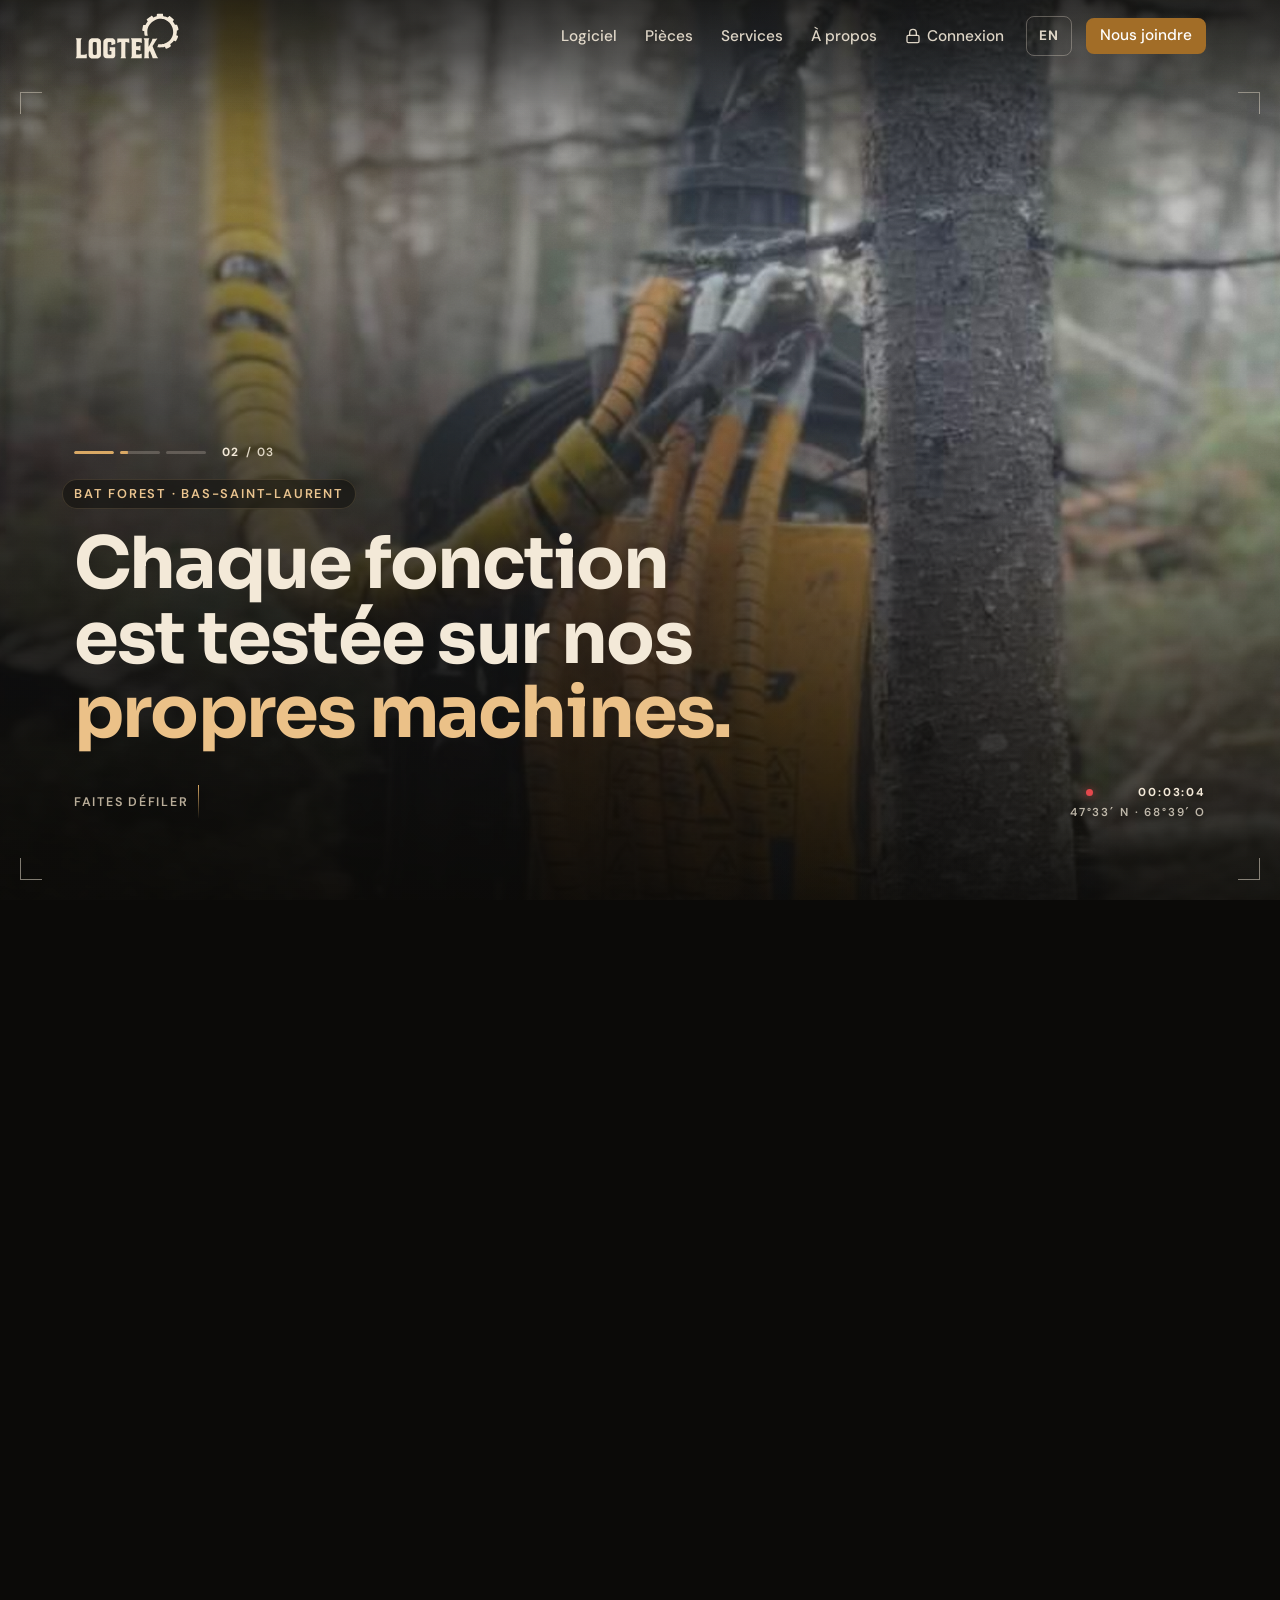
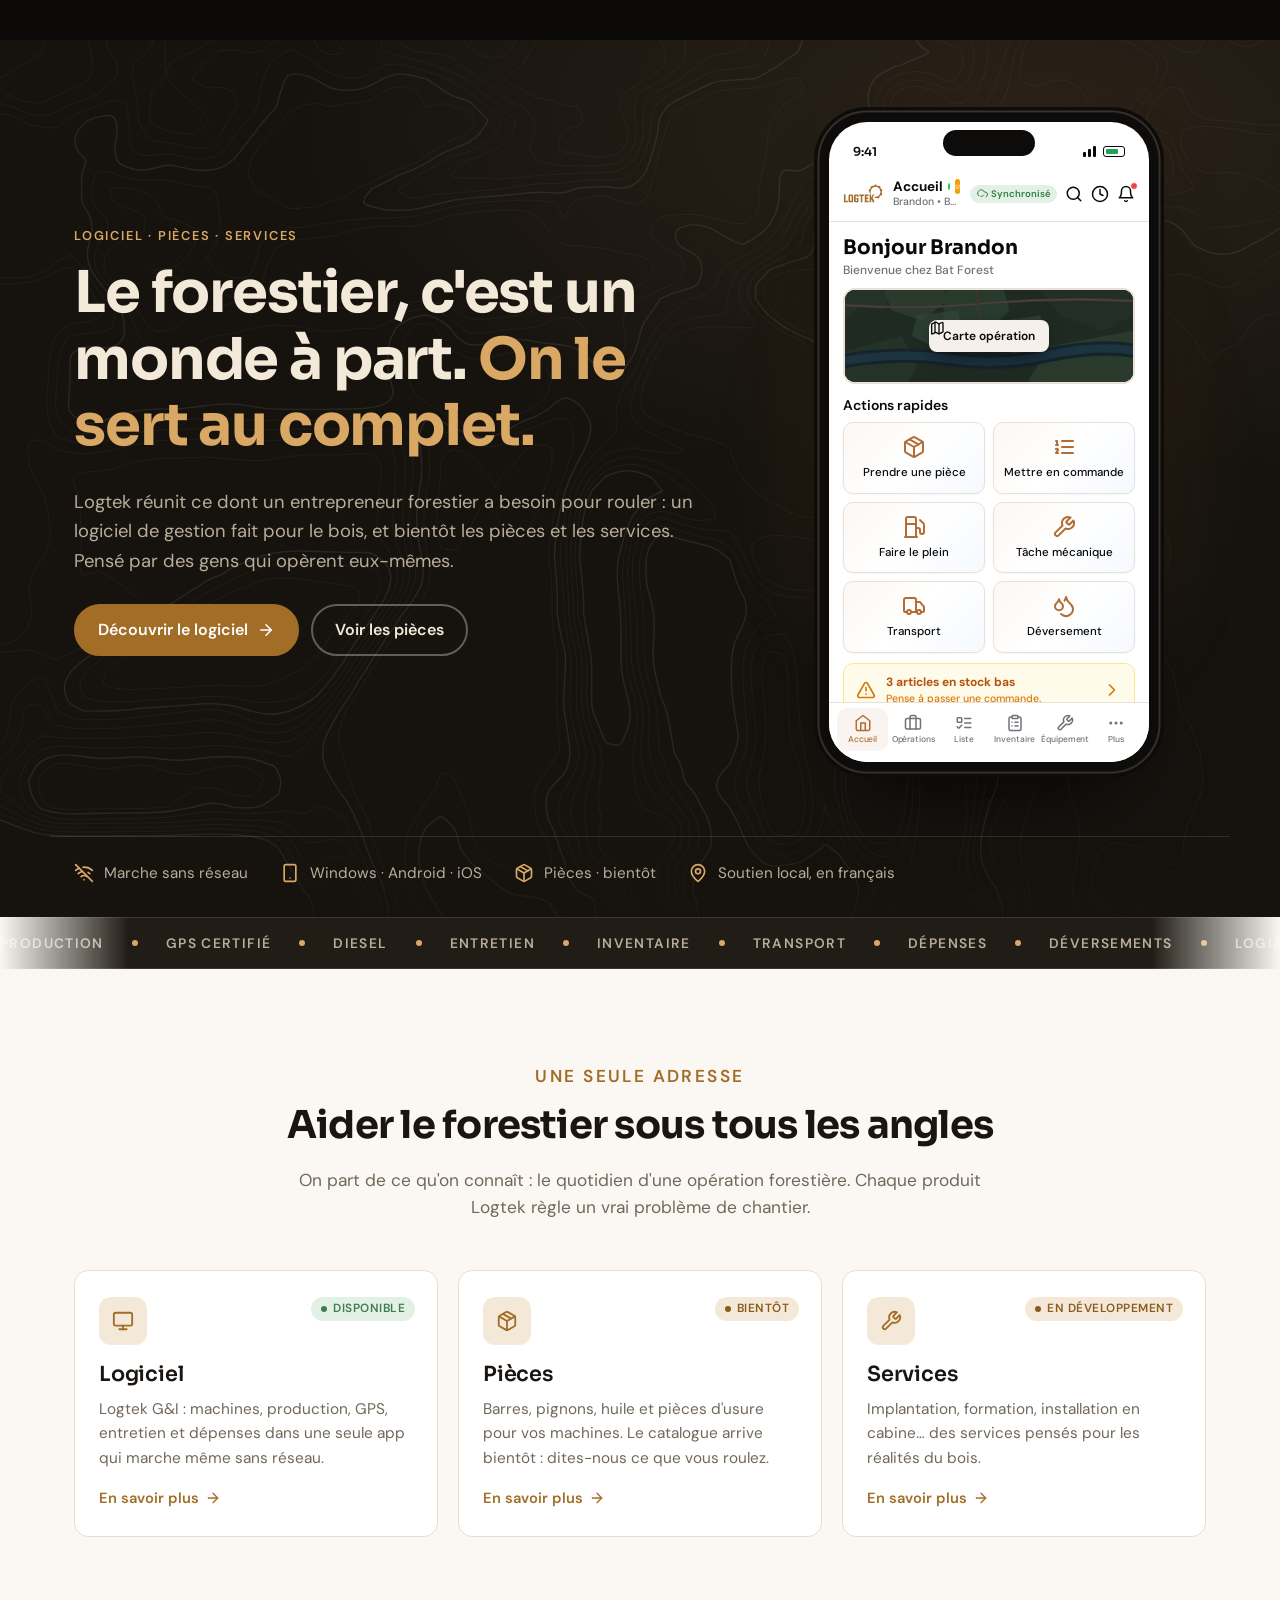
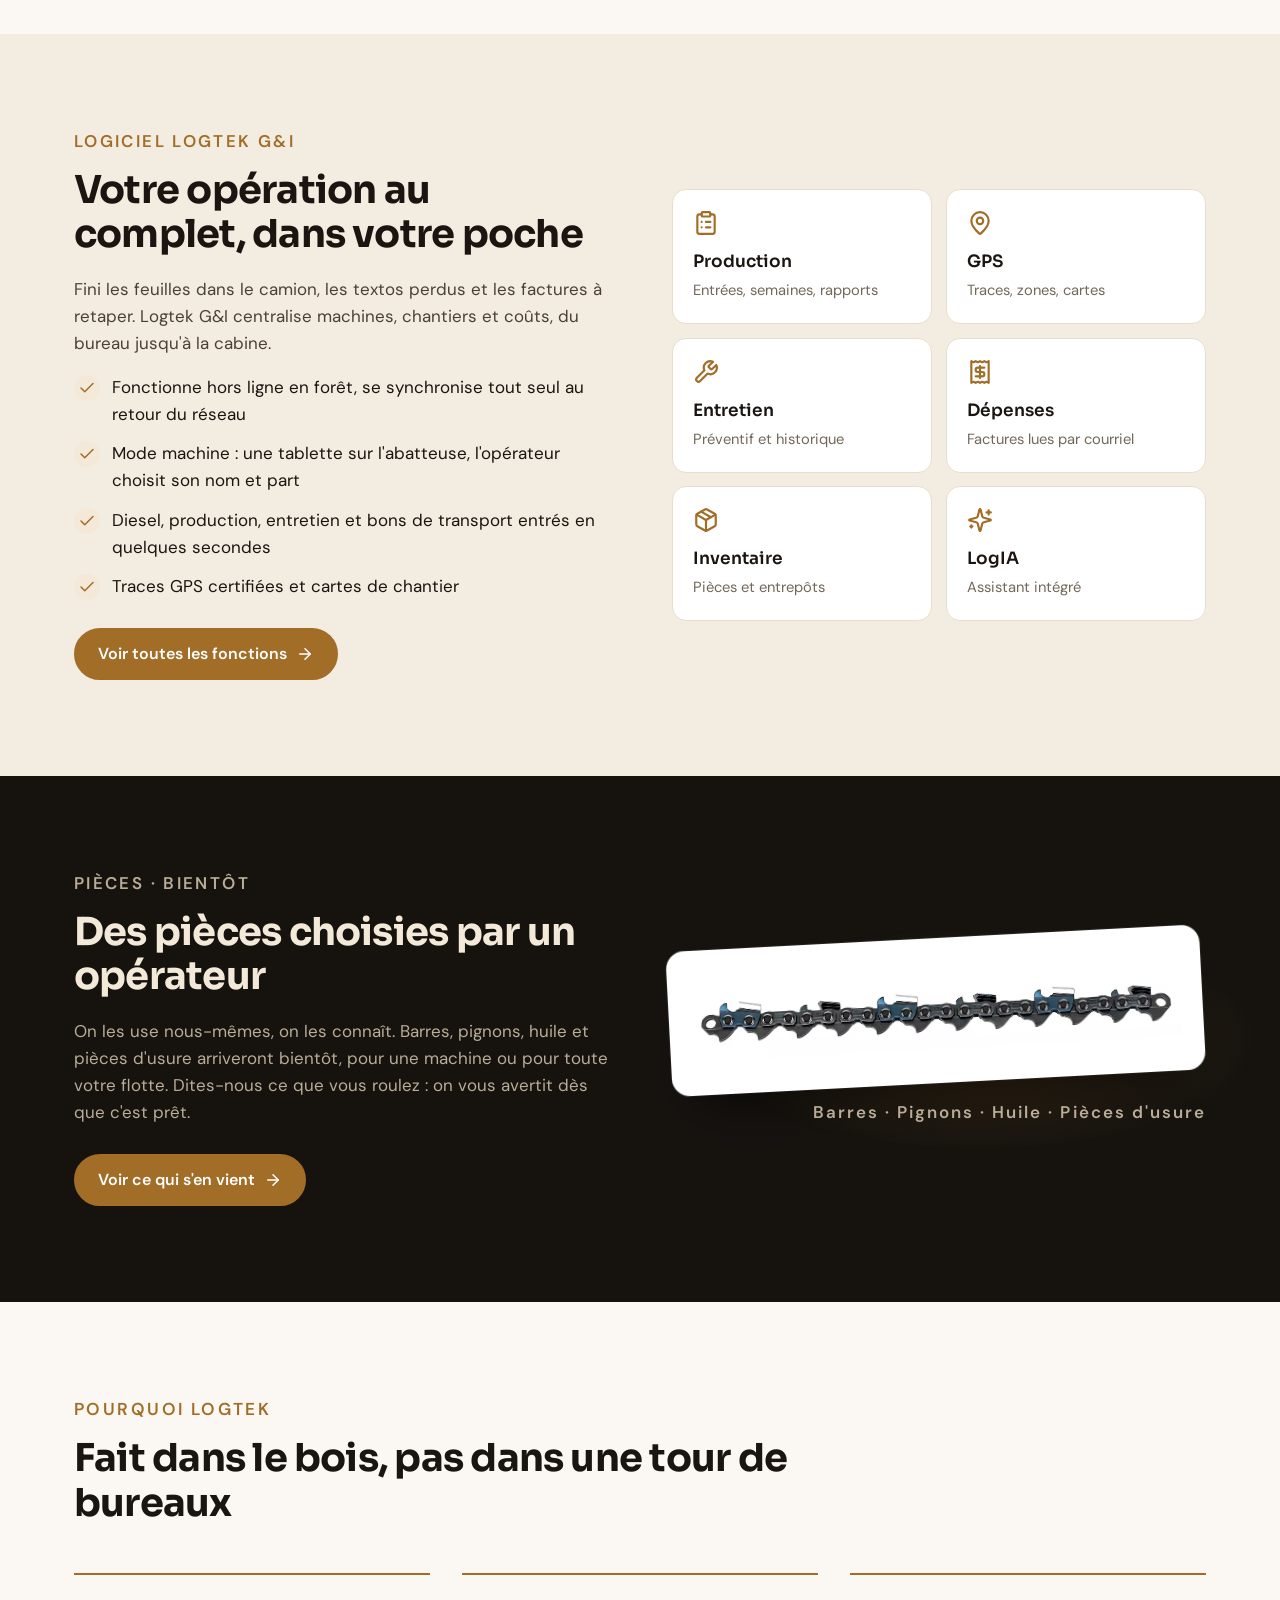
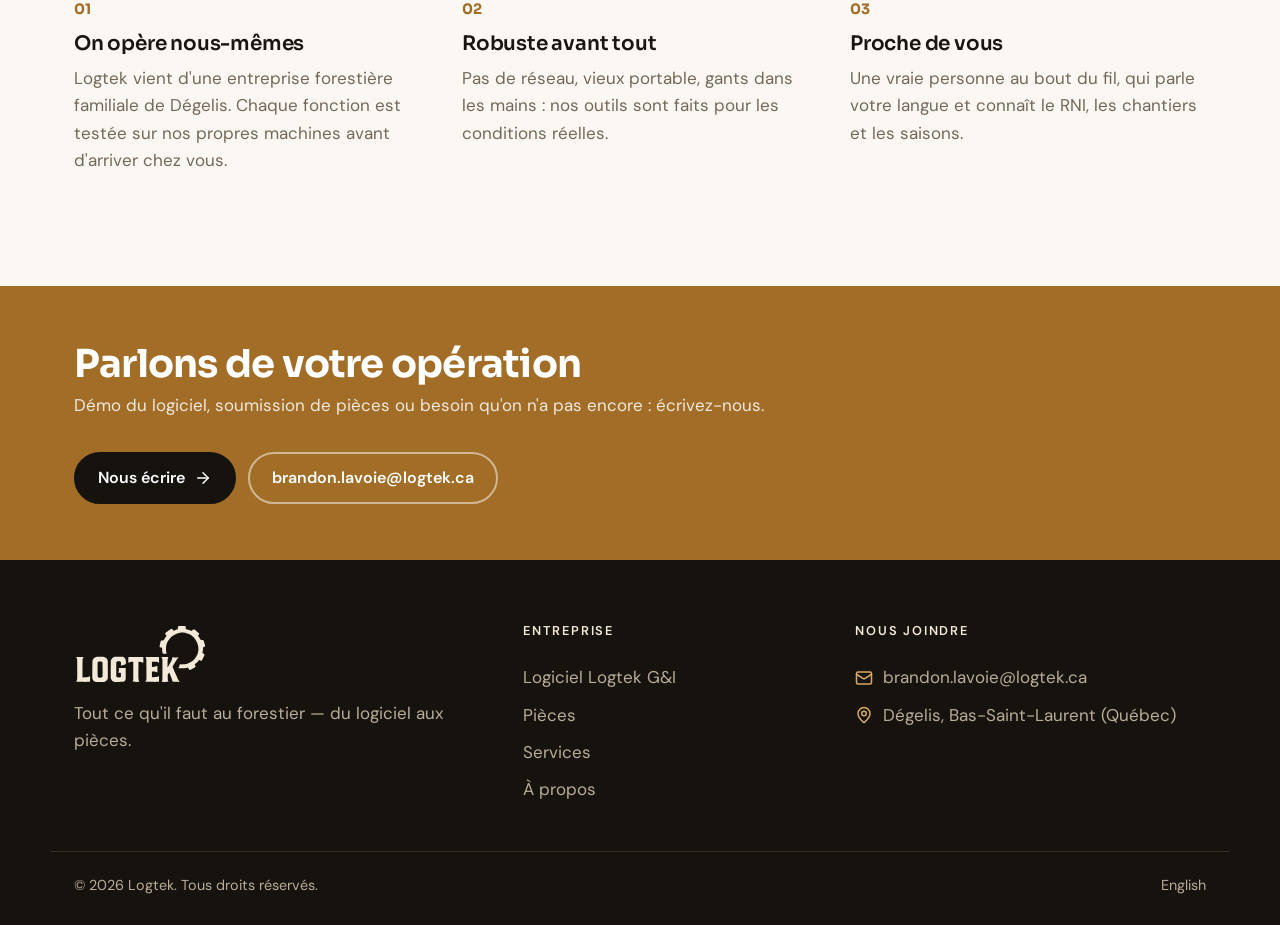
<file: logtek.ca/index.html>
<!doctype html>
<html lang="fr-CA">
<head>
<meta charset="utf-8">
<meta name="viewport" content="width=device-width, initial-scale=1">
<title>Logtek — Logiciel et pièces pour forestiers</title>
<meta name="description" content="Logtek aide les entrepreneurs forestiers sous tous les angles : logiciel de gestion Logtek G&amp;I, pièces et services. Basé au Bas-Saint-Laurent.">
<link rel="canonical" href="https://logtek.ca/">
<link rel="alternate" hreflang="fr-CA" href="https://logtek.ca/">
<link rel="alternate" hreflang="en-CA" href="https://logtek.ca/en/">
<link rel="alternate" hreflang="x-default" href="https://logtek.ca/">
<meta property="og:type" content="website">
<meta property="og:title" content="Logtek — Logiciel et pièces pour forestiers">
<meta property="og:description" content="Logtek aide les entrepreneurs forestiers sous tous les angles : logiciel de gestion Logtek G&amp;I, pièces et services. Basé au Bas-Saint-Laurent.">
<meta property="og:url" content="https://logtek.ca/">
<meta property="og:locale" content="fr_CA">
<meta name="theme-color" content="#A26D27">
<meta property="og:image" content="https://logtek.ca/assets/img/og-image.png">
<link rel="icon" href="assets/img/favicon.svg" type="image/svg+xml">
<link rel="expect" href="#main" blocking="render">
<script src="assets/js/fx-kerf.js?v=20260928b"></script>
<link rel="preconnect" href="https://fonts.googleapis.com">
<link rel="preconnect" href="https://fonts.gstatic.com" crossorigin>
<link href="https://fonts.googleapis.com/css2?family=Sora:wght@600;700&family=DM+Sans:wght@400;500;700&display=swap" rel="stylesheet">
<script>document.documentElement.classList.add("js")</script>
<link rel="stylesheet" href="assets/css/style.css?v=20260928b">
<link rel="stylesheet" href="assets/css/fx-reel-map.css?v=20260928b">
<link rel="stylesheet" href="assets/css/fx-guide-bar.css?v=20260928b">
<link rel="stylesheet" href="assets/css/fx-kerf.css?v=20260928b">
</head>
<body class="has-reel on-reel" data-page="home" data-lang="fr" data-email="brandon.lavoie@logtek.ca" data-endpoint="">
<a class="skip" href="#main">Aller au contenu</a>
<header class="site-header">
  <div class="wrap header-inner">
    <a class="brand" href="./" aria-label="Logtek — accueil">
      <img src="assets/img/logo.svg" alt="Logtek" width="106" height="48"><img class="brand-light" src="assets/img/logo-light.svg" alt="" width="106" height="48">
    </a>
    <nav class="main-nav" id="main-nav" aria-label="Navigation principale">
      <a href="logiciel.html">Logiciel</a><a href="chaines.html">Pièces</a><a href="services.html">Services</a><a href="a-propos.html">À propos</a>
      <a class="app-link" href="https://logtekgi.ca" rel="noopener"><svg class="ic" viewBox="0 0 24 24" fill="none" stroke="currentColor" stroke-width="2" stroke-linecap="round" stroke-linejoin="round" aria-hidden="true"><rect width="18" height="11" x="3" y="11" rx="2" ry="2"/><path d="M7 11V7a5 5 0 0 1 10 0v4"/></svg>Connexion</a>
      <a class="lang" href="en/" hreflang="en" lang="en">EN</a>
      <a class="btn btn-sm" href="contact.html">Nous joindre</a>
    </nav>
    <button class="nav-toggle" aria-controls="main-nav" aria-expanded="false" aria-label="Menu"><svg class="ic ic-open" viewBox="0 0 24 24" fill="none" stroke="currentColor" stroke-width="2" stroke-linecap="round" stroke-linejoin="round" aria-hidden="true"><line x1="4" x2="20" y1="12" y2="12"/><line x1="4" x2="20" y1="6" y2="6"/><line x1="4" x2="20" y1="18" y2="18"/></svg><svg class="ic ic-close" viewBox="0 0 24 24" fill="none" stroke="currentColor" stroke-width="2" stroke-linecap="round" stroke-linejoin="round" aria-hidden="true"><path d="M18 6 6 18"/><path d="m6 6 12 12"/></svg></button>
  </div>
</header>
<main id="main">

<section class="reel" aria-label="Une abatteuse qui façonne une tige sur un chantier de Bat Forest" data-frames="120" data-fps="15" data-src="assets/reel/" data-src-portrait="assets/reel/p/">
  <div class="reel-sticky">
    <div class="reel-stage">
      <div class="reel-media">
        <picture class="reel-poster"><source media="(orientation: portrait)" srcset="assets/reel/p/f000.jpg"><img src="assets/reel/f000.jpg" alt="" width="800" height="800" fetchpriority="high"></picture>
        <canvas class="reel-canvas" width="800" height="800" aria-hidden="true"></canvas>
        <div class="reel-light" aria-hidden="true"></div>
        <div class="reel-grain" aria-hidden="true"></div>
      </div>
      <div class="reel-shade" aria-hidden="true"></div>
    </div>
    <div class="reel-ui">
      <div class="reel-frame" aria-hidden="true"><i></i><i></i><i></i><i></i></div>
      <div class="reel-meta" aria-hidden="true"><span class="reel-rec"><i></i><b data-tc>00:00:00</b></span><span>47°33′ N · 68°39′ O</span></div>
      <div class="wrap reel-copy">
        <div class="reel-lead">
          <div class="reel-bars" aria-hidden="true"><i></i><i></i><i></i><b data-step>01</b><small>/ 03</small></div>
          <p class="eyebrow">Bat Forest · Bas-Saint-Laurent</p>
        </div>
        <p class="reel-title"><span class="on">Né dans une cabine d'<em>abatteuse.</em></span><span>Chaque fonction est testée sur nos <em>propres machines.</em></span><span>Le logiciel, les pièces, le service : pensés par des <em>gens qui opèrent.</em></span></p>
        <p class="reel-hint">Faites défiler<i></i></p>
      </div>
    </div>
  </div>
</section>

<section class="hero">
  <div class="topo-bg" aria-hidden="true"></div>
  <div class="wrap hero-grid">
    <div class="hero-copy">
      <p class="eyebrow">Logiciel · Pièces · Services</p>
      <h1>Le forestier, c'est un monde à part. <span>On le sert au complet.</span></h1>
      <p class="lead">Logtek réunit ce dont un entrepreneur forestier a besoin pour rouler : un logiciel de gestion fait pour le bois, et bientôt les pièces et les services. Pensé par des gens qui opèrent eux-mêmes.</p>
      <div class="hero-actions">
        <a class="btn" href="logiciel.html">Découvrir le logiciel <svg class="ic" viewBox="0 0 24 24" fill="none" stroke="currentColor" stroke-width="2" stroke-linecap="round" stroke-linejoin="round" aria-hidden="true"><path d="M5 12h14"/><path d="m12 5 7 7-7 7"/></svg></a>
        <a class="btn btn-ghost-light" href="chaines.html">Voir les pièces</a>
      </div>
    </div>
    <div class="hero-visual">
<div class="phone" role="img" aria-label="Aperçu de l'application Logtek G&amp;I" data-lang="fr">
  <div class="phone-glow" aria-hidden="true"></div>
  <div class="phone-shell">
    <div class="phone-notch"></div>
    <div class="app">
      <div class="app-status"><span>9:41</span><span class="app-status-r"><i></i><i></i><i></i><em></em></span></div>
      <header class="app-bar">
        <img src="assets/img/logo.svg" alt="" width="40" height="40">
        <div class="app-bar-t"><b><span data-title>Accueil</span><i class="live"></i><em class="role"><svg class="ic" viewBox="0 0 24 24" fill="none" stroke="currentColor" stroke-width="2" stroke-linecap="round" stroke-linejoin="round" aria-hidden="true"><path d="M11.562 3.266a.5.5 0 0 1 .876 0L15.39 8.87a1 1 0 0 0 1.516.294L21.183 5.5a.5.5 0 0 1 .798.519l-2.834 10.246a1 1 0 0 1-.956.734H5.81a1 1 0 0 1-.957-.734L2.02 6.02a.5.5 0 0 1 .798-.519l4.276 3.664a1 1 0 0 0 1.516-.294z"/><path d="M5 21h14"/></svg></em></b><small>Brandon • Bat Forest</small></div>
        <div class="app-bar-a"><span class="sync"><span class="sync-on"><svg class="ic" viewBox="0 0 24 24" fill="none" stroke="currentColor" stroke-width="2" stroke-linecap="round" stroke-linejoin="round" aria-hidden="true"><path d="M20 17.6A5 5 0 0 0 18 8h-1.3A7 7 0 1 0 5 15.3M9 16l2 2 4-4"/></svg>Synchronisé</span><span class="sync-off">Hors ligne</span></span><svg class="ic" viewBox="0 0 24 24" fill="none" stroke="currentColor" stroke-width="2" stroke-linecap="round" stroke-linejoin="round" aria-hidden="true"><circle cx="11" cy="11" r="8"/><path d="m21 21-4.3-4.3"/></svg><svg class="ic" viewBox="0 0 24 24" fill="none" stroke="currentColor" stroke-width="2" stroke-linecap="round" stroke-linejoin="round" aria-hidden="true"><circle cx="12" cy="12" r="10"/><polyline points="12 6 12 12 16 14"/></svg><span class="bell"><svg class="ic" viewBox="0 0 24 24" fill="none" stroke="currentColor" stroke-width="2" stroke-linecap="round" stroke-linejoin="round" aria-hidden="true"><path d="M6 8a6 6 0 0 1 12 0c0 7 3 9 3 9H3s3-2 3-9"/><path d="M10.3 21a1.94 1.94 0 0 0 3.4 0"/></svg><i></i></span></div>
      </header>
      <div class="app-screens">
        <section class="app-screen is-on" data-screen="home" data-title="Accueil">
          <h4>Bonjour Brandon</h4><p class="sub">Bienvenue chez Bat Forest</p>
          <button type="button" class="mapcard" data-go="map">
            <svg viewBox="0 0 280 140" preserveAspectRatio="xMidYMid slice" aria-hidden="true"><rect fill="#1f2a22" width="280" height="140"/><path d="M0,0 L45,0 L50,25 L35,45 L15,40 L0,55 Z" fill="#243328"/><path d="M40,10 L90,5 L100,35 L75,55 L45,45 L38,25 Z" fill="#2a3b2e"/><path d="M180,0 L280,0 L280,50 L250,65 L210,50 L190,25 Z" fill="#232f26"/><path d="M0,85 L55,70 L70,100 L45,140 L0,140 Z" fill="#243328"/><path d="M200,80 L280,65 L280,140 L170,140 L180,110 Z" fill="#2a3b2e"/><path d="M100,15 L150,10 L160,45 L140,65 L95,55 Z" fill="#283a2c"/><path d="M70,50 L110,45 L115,70 L85,80 L65,70 Z" fill="#354a3a" opacity=".6"/><path d="M155,55 L190,50 L195,80 L165,90 L150,75 Z" fill="#3a5040" opacity=".5"/><path d="M-5,95 Q50,85 100,92 Q150,100 200,88 Q250,78 285,85" fill="none" stroke="#15232b" stroke-width="14"/><path d="M-5,95 Q50,85 100,92 Q150,100 200,88 Q250,78 285,85" fill="none" stroke="#1c3340" stroke-width="8"/><path d="M0,40 Q70,45 140,38 Q210,32 280,36" stroke="#3d3530" stroke-width="2.5" fill="none"/><path d="M0,40 Q70,45 140,38 Q210,32 280,36" stroke="#4a4540" stroke-width="1" fill="none"/><path d="M130,0 Q125,35 135,70" stroke="#3d3530" stroke-width="2" fill="none"/></svg>
            <span><svg class="ic" viewBox="0 0 24 24" fill="none" stroke="currentColor" stroke-width="2" stroke-linecap="round" stroke-linejoin="round" aria-hidden="true"><path d="M14.106 5.553a2 2 0 0 0 1.788 0l3.659-1.83A1 1 0 0 1 21 4.619v12.764a1 1 0 0 1-.553.894l-4.553 2.277a2 2 0 0 1-1.788 0l-3.212-1.606a2 2 0 0 0-1.788 0l-3.659 1.83A1 1 0 0 1 4 19.381V6.618a1 1 0 0 1 .553-.894l4.553-2.277a2 2 0 0 1 1.788 0z"/><path d="M15 5.764v15"/><path d="M9 3.236v15"/></svg>Carte opération</span>
          </button>
          <h5>Actions rapides</h5>
          <div class="qa-grid"><div class="qa"><svg class="ic" viewBox="0 0 24 24" fill="none" stroke="currentColor" stroke-width="2" stroke-linecap="round" stroke-linejoin="round" aria-hidden="true"><path d="m7.5 4.27 9 5.15"/><path d="M21 8a2 2 0 0 0-1-1.73l-7-4a2 2 0 0 0-2 0l-7 4A2 2 0 0 0 3 8v8a2 2 0 0 0 1 1.73l7 4a2 2 0 0 0 2 0l7-4A2 2 0 0 0 21 16Z"/><path d="m3.3 7 8.7 5 8.7-5"/><path d="M12 22V12"/></svg><span>Prendre une pièce</span></div><div class="qa"><svg class="ic" viewBox="0 0 24 24" fill="none" stroke="currentColor" stroke-width="2" stroke-linecap="round" stroke-linejoin="round" aria-hidden="true"><path d="M10 12h11"/><path d="M10 18h11"/><path d="M10 6h11"/><path d="M4 10h2"/><path d="M4 6h1v4"/><path d="M6 18H4c0-1 2-2 2-3s-1-1.5-2-1"/></svg><span>Mettre en commande</span></div><div class="qa"><svg class="ic" viewBox="0 0 24 24" fill="none" stroke="currentColor" stroke-width="2" stroke-linecap="round" stroke-linejoin="round" aria-hidden="true"><line x1="3" x2="15" y1="22" y2="22"/><line x1="4" x2="14" y1="9" y2="9"/><path d="M14 22V4a2 2 0 0 0-2-2H6a2 2 0 0 0-2 2v18"/><path d="M14 13h2a2 2 0 0 1 2 2v2a2 2 0 0 0 2 2a2 2 0 0 0 2-2V9.83a2 2 0 0 0-.59-1.42L18 5"/></svg><span>Faire le plein</span></div><div class="qa"><svg class="ic" viewBox="0 0 24 24" fill="none" stroke="currentColor" stroke-width="2" stroke-linecap="round" stroke-linejoin="round" aria-hidden="true"><path d="M14.7 6.3a1 1 0 0 0 0 1.4l1.6 1.6a1 1 0 0 0 1.4 0l3.77-3.77a6 6 0 0 1-7.94 7.94l-6.91 6.91a2.12 2.12 0 0 1-3-3l6.91-6.91a6 6 0 0 1 7.94-7.94l-3.76 3.76z"/></svg><span>Tâche mécanique</span></div><div class="qa"><svg class="ic" viewBox="0 0 24 24" fill="none" stroke="currentColor" stroke-width="2" stroke-linecap="round" stroke-linejoin="round" aria-hidden="true"><path d="M14 18V6a2 2 0 0 0-2-2H4a2 2 0 0 0-2 2v11a1 1 0 0 0 1 1h2"/><path d="M15 18H9"/><path d="M19 18h2a1 1 0 0 0 1-1v-3.65a1 1 0 0 0-.22-.624l-3.48-4.35A1 1 0 0 0 17.52 8H14"/><circle cx="17" cy="18" r="2"/><circle cx="7" cy="18" r="2"/></svg><span>Transport</span></div><div class="qa"><svg class="ic" viewBox="0 0 24 24" fill="none" stroke="currentColor" stroke-width="2" stroke-linecap="round" stroke-linejoin="round" aria-hidden="true"><path d="M7 16.3c2.2 0 4-1.83 4-4.05 0-1.16-.57-2.26-1.71-3.19S7.29 6.75 7 5.3c-.29 1.45-1.14 2.84-2.29 3.76S3 11.1 3 12.25c0 2.22 1.8 4.05 4 4.05z"/><path d="M12.56 6.6A10.97 10.97 0 0 0 14 3.02c.5 2.5 2 4.9 4 6.5s3 3.5 3 5.5a6.98 6.98 0 0 1-11.91 4.97"/></svg><span>Déversement</span></div></div>
          <div class="lowstock"><svg class="ic" viewBox="0 0 24 24" fill="none" stroke="currentColor" stroke-width="2" stroke-linecap="round" stroke-linejoin="round" aria-hidden="true"><path d="m21.73 18-8-14a2 2 0 0 0-3.48 0l-8 14A2 2 0 0 0 4 21h16a2 2 0 0 0 1.73-3"/><path d="M12 9v4"/><path d="M12 17h.01"/></svg><div><b>3 articles en stock bas</b><small>Pense à passer une commande.</small></div><svg class="ic" viewBox="0 0 24 24" fill="none" stroke="currentColor" stroke-width="2" stroke-linecap="round" stroke-linejoin="round" aria-hidden="true"><path d="m9 18 6-6-6-6"/></svg></div>
          <h5>Tableau de bord</h5>
          <div class="stats"><div class="stat"><svg class="ic" viewBox="0 0 24 24" fill="none" stroke="currentColor" stroke-width="2" stroke-linecap="round" stroke-linejoin="round" aria-hidden="true"><path d="M16 21v-2a4 4 0 0 0-4-4H6a4 4 0 0 0-4 4v2"/><circle cx="9" cy="7" r="4"/><path d="M22 21v-2a4 4 0 0 0-3-3.87"/><path d="M16 3.13a4 4 0 0 1 0 7.75"/></svg><b data-count="6">0</b><small>Membres</small></div><div class="stat"><svg class="ic" viewBox="0 0 24 24" fill="none" stroke="currentColor" stroke-width="2" stroke-linecap="round" stroke-linejoin="round" aria-hidden="true"><path d="M14.7 6.3a1 1 0 0 0 0 1.4l1.6 1.6a1 1 0 0 0 1.4 0l3.77-3.77a6 6 0 0 1-7.94 7.94l-6.91 6.91a2.12 2.12 0 0 1-3-3l6.91-6.91a6 6 0 0 1 7.94-7.94l-3.76 3.76z"/></svg><b data-count="4">0</b><small>Machines</small></div><div class="stat"><svg class="ic" viewBox="0 0 24 24" fill="none" stroke="currentColor" stroke-width="2" stroke-linecap="round" stroke-linejoin="round" aria-hidden="true"><circle cx="12" cy="12" r="10"/><polyline points="12 6 12 12 16 14"/></svg><b data-count="3">0</b><small>Tâches</small></div><div class="stat late"><svg class="ic" viewBox="0 0 24 24" fill="none" stroke="currentColor" stroke-width="2" stroke-linecap="round" stroke-linejoin="round" aria-hidden="true"><path d="m21.73 18-8-14a2 2 0 0 0-3.48 0l-8 14A2 2 0 0 0 4 21h16a2 2 0 0 0 1.73-3"/><path d="M12 9v4"/><path d="M12 17h.01"/></svg><b data-count="1">0</b><small>Retard</small></div></div>
          <div class="kpis"><div><small>Diesel / jour</small><b>412 L</b><svg viewBox="0 0 100 30" preserveAspectRatio="none" aria-hidden="true"><polyline class="spark" points="0,22 14,18 28,20 42,12 56,15 70,8 84,11 100,5"/></svg></div><div><small>Production</small><b>186 m³</b><svg viewBox="0 0 100 30" preserveAspectRatio="none" aria-hidden="true"><g class="bars"><rect x="2" y="16" width="10" height="14"/><rect x="16" y="10" width="10" height="20"/><rect x="30" y="14" width="10" height="16"/><rect x="44" y="6" width="10" height="24"/><rect x="58" y="12" width="10" height="18"/><rect x="72" y="4" width="10" height="26"/><rect x="86" y="8" width="10" height="22"/></g></svg></div></div>
        </section>
        <section class="app-screen" data-screen="map" data-title="Carte">
          <div class="gmap">
            <svg class="gmap-svg" viewBox="0 0 330 600" preserveAspectRatio="xMidYMid slice" aria-hidden="true"><rect width="330" height="600" fill="#fafaf8"/><path class="gm-wood" d="M122.2,120.3C118.9,132.6 113.9,147.8 108.9,156.4C103.9,164.9 98.5,168.7 92.1,171.5C85.7,174.3 79.1,171.1 70.5,173.1C62,175 51.4,179.9 40.8,183.2C30.2,186.6 16.9,194.3 6.9,193C-3.1,191.7 -11.5,184.5 -19.1,175.3C-26.8,166.2 -32.5,149.9 -39,138C-45.5,126.2 -52.8,115.3 -58.1,104.2C-63.4,93.1 -70.4,83.4 -70.7,71.4C-71.1,59.3 -67,44.6 -60.3,31.8C-53.5,19 -41.7,2 -30.3,-5.5C-18.9,-13 -5.4,-14.3 8.2,-13.3C21.7,-12.3 38.1,-3.7 51.1,0.5C64.2,4.8 76.1,8.1 86.4,12.1C96.7,16.2 106.1,18.7 112.8,24.8C119.4,30.9 123.8,39.2 126.4,48.8C129,58.4 129.1,70.4 128.4,82.3C127.7,94.2 125.4,107.9 122.2,120.3 Z"/><path class="gm-wood" d="M451.3,567.5C444.2,582 428.9,593.6 417.8,606.6C406.7,619.5 396.5,633.6 384.7,645.2C373,656.7 362.9,670.7 347.4,675.8C331.9,681 311.6,680.1 291.8,676.2C271.9,672.2 245.6,661.2 228.1,652C210.6,642.7 197.1,632.4 186.8,620.6C176.5,608.8 170.5,596.2 166,581.2C161.5,566.2 159.5,548.7 159.8,530.8C160.1,512.9 163.1,491.7 167.7,473.7C172.4,455.7 179.1,437.6 187.9,422.6C196.7,407.6 207.5,391.6 220.5,383.5C233.4,375.5 249.2,373.7 265.5,374.4C281.8,375 301.7,383.3 318.1,387.4C334.4,391.5 349.4,394.2 363.5,399C377.5,403.8 390.1,406.1 402.4,416.2C414.6,426.3 427.4,442.3 437.1,459.5C446.7,476.7 458.1,501.4 460.4,519.4C462.8,537.4 458.4,553 451.3,567.5 Z"/><path class="gm-wood" d="M135.1,480.6C131.3,490.4 123.6,501.9 116.3,510.2C109,518.5 100.2,524.9 91.4,530.2C82.5,535.5 71.7,538.7 63,542C54.2,545.4 46.7,548.6 39,550.3C31.4,552 25.3,554 17.3,552.1C9.2,550.3 -0.4,545.6 -9.3,539.1C-18.2,532.6 -29.5,522.9 -36.3,513.2C-43.1,503.4 -47.7,492 -50.3,480.5C-52.8,469.1 -53.1,455.5 -51.7,444.5C-50.4,433.6 -47.1,423.4 -42,414.9C-37,406.4 -30,398.4 -21.3,393.6C-12.5,388.7 -1.1,386.5 10.5,385.7C22.2,384.9 37.2,387.2 48.8,388.9C60.3,390.6 70.5,392.8 79.7,395.9C89,399.1 96.7,402.6 104.3,407.7C111.9,412.8 119.5,419.2 125.3,426.5C131.1,433.8 137.5,442.5 139.1,451.6C140.8,460.6 138.9,470.8 135.1,480.6 Z"/><path class="gm-wood" d="M392.8,195.9C387.9,203.2 378.4,208.8 370.9,216C363.5,223.1 355.9,231.3 348,238.7C340.1,246.1 332.2,255.2 323.5,260.6C314.8,265.9 305.2,269.6 295.8,270.8C286.5,272.1 275.8,271.8 267.2,268C258.7,264.2 250.7,256.7 244.4,247.7C238.1,238.8 232.1,225.5 229.3,214.5C226.5,203.4 226.5,192.1 227.6,181.4C228.7,170.8 233.2,159.6 235.6,150.3C238,141 239.4,133.1 241.9,125.8C244.5,118.5 245.3,112.7 250.9,106.5C256.6,100.3 265.8,93.5 276,88.5C286.2,83.6 300.7,77.1 311.9,76.8C323.2,76.4 333.7,80.4 343.3,86.4C353,92.4 362,103.5 369.8,112.7C377.5,122 384.7,132.1 389.9,142C395,151.8 400.1,162.9 400.6,171.9C401.1,180.9 397.8,188.5 392.8,195.9 Z"/><path class="gm-water" d="M288,-10C286,-2.7 281.3,19 276,34C270.7,49 262.3,64.7 256,80C249.7,95.3 243.7,110.3 238,126C232.3,141.7 226.7,157.3 222,174C217.3,190.7 213.8,210 210,226C206.2,242 202.3,257.7 199,270C195.7,282.3 192.8,287.3 190,300C187.2,312.7 185,330 182,346C179,362 175.2,379.7 172,396C168.8,412.3 166.3,427.7 163,444C159.7,460.3 155.2,476.7 152,494C148.8,511.3 146.3,528.7 144,548C141.7,567.3 139,599.7 138,610"/><path class="gm-water" d="M340,150C335,147.7 319.7,141.3 310,136C300.3,130.7 290,123.3 282,118C274,112.7 267.3,107.7 262,104C256.7,100.3 252,97.3 250,96"/><path class="gm-water" d="M-10,236C-6,238.3 7.3,244 14,250C20.7,256 26,265 30,272C34,279 36.7,288.7 38,292"/><path class="gm-road-c" d="M-12,572C-6.3,566.7 12.7,553 22,540C31.3,527 39.3,512.3 44,494C48.7,475.7 49.7,450.3 50,430C50.3,409.7 47.7,390.7 46,372C44.3,353.3 40.3,338 40,318C39.7,298 44.3,274 44,252C43.7,230 41,208.3 38,186C35,163.7 27.3,140.7 26,118C24.7,95.3 30.7,71.7 30,50C29.3,28.3 23.3,-1.7 22,-12"/><path class="gm-road" d="M-12,572C-6.3,566.7 12.7,553 22,540C31.3,527 39.3,512.3 44,494C48.7,475.7 49.7,450.3 50,430C50.3,409.7 47.7,390.7 46,372C44.3,353.3 40.3,338 40,318C39.7,298 44.3,274 44,252C43.7,230 41,208.3 38,186C35,163.7 27.3,140.7 26,118C24.7,95.3 30.7,71.7 30,50C29.3,28.3 23.3,-1.7 22,-12"/><path class="gm-block" d="M66,96 L104,84 L141,70 L188,66 L233,58 L262,70 L300,86 L309,128 L318,178 L312,236 L309,292 L318,340 L322,392 L304,430 L289,468 L248,484 L206,499 L163,494 L121,489 L97,466 L80,441 L76,402 L70,362 L64,312 L60,262 L65,214 L68,168 L62,128 Z"/><path class="gm-ilot" d="M140.8,179.9C140.7,182.1 141.5,184.8 140,187.7C138.6,190.6 135,195.5 132.2,197.4C129.4,199.3 126.3,199.5 123.2,199.3C120.1,199 116.6,197.3 113.7,195.8C110.7,194.2 107.4,192 105.4,189.8C103.5,187.7 102.4,185.6 101.9,183C101.5,180.3 102,177.1 102.6,174C103.2,170.9 104.1,167.1 105.5,164.3C106.8,161.5 108.4,158.4 110.7,157.1C113,155.7 116.6,155.8 119.2,156.1C121.8,156.3 123.8,157.7 126.4,158.5C129.1,159.4 132.4,160.1 135.1,161.2C137.7,162.3 141.4,163 142.3,165.2C143.3,167.4 141.1,172.1 140.8,174.6C140.6,177 141,177.8 140.8,179.9 Z"/><path class="gm-ilot" d="M279.8,409.4C279,411.1 277.5,412.5 275.7,415C274,417.5 271.7,422.4 269.2,424.3C266.7,426.2 263.6,426.8 261,426.5C258.3,426.3 256,424.3 253.6,422.7C251.2,421.1 249.2,418.5 246.5,416.9C243.7,415.4 239.2,415.6 237.2,413.4C235.3,411.2 234.6,407.5 234.8,403.9C235,400.2 236.6,395.2 238.6,391.5C240.6,387.9 243.7,383.8 246.6,382.1C249.5,380.5 253.2,381.5 256.1,381.6C259,381.7 261.4,382 264.1,382.8C266.8,383.6 269.7,384.6 272.2,386.4C274.8,388.3 277.8,390.8 279.3,393.9C280.7,396.9 280.8,402.1 280.8,404.7C280.9,407.3 280.7,407.6 279.8,409.4 Z"/><path class="gm-ilot" d="M122.9,423.3C122.3,424.5 120.6,425.9 119.7,426.8C118.7,427.7 118.4,427.7 117.2,428.7C116.1,429.6 114.2,431.8 112.8,432.4C111.3,433 109.8,433.1 108.5,432.4C107.2,431.7 106.1,429.4 104.7,427.9C103.3,426.4 100.8,424.9 100.2,423.2C99.5,421.6 100.5,419.4 100.8,417.9C101.2,416.3 101.8,415 102.4,414C103,412.9 103.1,412.5 104.3,411.8C105.6,411.1 108.4,410.2 110.1,409.7C111.8,409.3 113.4,409.1 114.6,409C115.9,409 116.8,408.8 117.8,409.3C118.8,409.8 119.6,410.2 120.6,411.9C121.5,413.6 123.1,417.5 123.5,419.4C123.9,421.3 123.6,422 122.9,423.3 Z"/><path class="gm-buf" d="M279,-12.5C275.5,-11.8 277.4,-6.6 276.6,-3.7C275.8,-0.7 275,2.2 274.2,5.1C273.4,8.1 272.6,11 271.8,13.9C271,16.9 270.1,19.9 269.4,22.7C268.6,25.6 268.1,28.2 267.2,30.9C266.2,33.6 264.9,36.1 263.7,38.9C262.4,41.7 261.2,44.6 259.9,47.5C258.7,50.4 257.4,53.3 256.2,56.1C254.9,59 253.7,61.9 252.4,64.8C251.2,67.6 249.9,70.5 248.7,73.4C247.4,76.3 246.2,79.4 245,82.3C243.9,85.3 242.8,88.1 241.6,91C240.5,93.8 239.4,96.7 238.3,99.6C237.1,102.5 236,105.3 234.9,108.2C233.8,111.1 232.7,113.9 231.5,116.8C230.4,119.8 229.2,123 228.1,126C227,129.1 226.1,132 225.1,135C224.1,138 223.1,141 222.1,144C221.1,147 220.1,150 219.1,153C218.1,156 217.1,159 216.1,162C215.1,165.1 213.9,168.3 213,171.5C212.1,174.6 211.5,177.9 210.7,181.1C210,184.2 209.3,187.2 208.6,190.2C207.9,193.3 207.2,196.4 206.5,199.4C205.8,202.5 205.1,205.5 204.4,208.6C203.7,211.7 203,214.8 202.3,217.8C201.6,220.8 200.9,223.7 200.2,226.7C199.5,229.6 198.7,232.5 198,235.5C197.2,238.4 196.5,241.3 195.8,244.3C195,247.2 194.3,250.1 193.6,253.1C192.8,256 192.1,259 191.4,261.9C190.6,264.7 189.9,267.4 189.1,270.3C188.3,273.2 187.3,276.3 186.4,279.3C185.5,282.3 184.6,285.2 183.7,288.3C182.8,291.4 181.6,294.6 180.9,297.8C180.1,301.1 179.7,304.4 179.2,307.6C178.6,310.8 178.1,313.7 177.6,316.8C177,319.9 176.5,322.9 176,326C175.4,329.1 174.9,332.1 174.4,335.2C173.8,338.2 173.4,341.2 172.8,344.3C172.2,347.3 171.6,350.4 170.9,353.5C170.3,356.6 169.7,359.8 169.1,362.9C168.4,366 167.8,369.2 167.2,372.3C166.6,375.4 165.9,378.5 165.3,381.7C164.7,384.8 164,387.9 163.4,391C162.8,394.1 162.2,397.2 161.7,400.3C161.1,403.3 160.5,406.3 160,409.3C159.4,412.3 158.8,415.3 158.3,418.3C157.7,421.3 157.2,424.3 156.6,427.3C156,430.3 155.5,433.3 154.9,436.3C154.3,439.2 153.8,442 153.2,444.9C152.6,447.8 151.9,450.8 151.3,453.8C150.6,456.7 150,459.6 149.3,462.6C148.7,465.5 148,468.5 147.4,471.4C146.7,474.3 146.1,477.3 145.4,480.2C144.8,483.2 144.1,486 143.5,489C142.9,492.1 142.3,495.5 141.8,498.6C141.3,501.7 140.9,504.6 140.5,507.6C140.1,510.6 139.6,513.6 139.2,516.6C138.7,519.6 138.3,522.6 137.8,525.6C137.4,528.6 136.9,531.6 136.5,534.6C136.1,537.6 135.6,540.5 135.2,543.6C134.8,546.7 134.4,550.1 134.1,553.3C133.7,556.5 133.5,559.5 133.2,562.6C132.9,565.7 132.6,568.8 132.3,571.9C132,575 131.7,578.1 131.4,581.2C131.1,584.3 130.8,587.4 130.5,590.5C130.2,593.6 129.9,596.7 129.6,599.8C129.3,602.9 125.7,607.2 128.7,609.1C131.6,610.9 144.1,612.2 147.3,610.9C150.6,609.7 147.9,604.7 148.2,601.6C148.5,598.5 148.8,595.4 149.1,592.3C149.4,589.2 149.7,586.1 150,583C150.3,579.9 150.6,576.8 150.9,573.7C151.2,570.6 151.5,567.5 151.8,564.4C152.1,561.3 152.4,558.1 152.7,555.1C153,552.1 153.3,549.3 153.7,546.4C154.1,543.4 154.6,540.4 155.1,537.4C155.5,534.4 155.9,531.4 156.4,528.4C156.8,525.4 157.3,522.4 157.7,519.4C158.2,516.4 158.6,513.4 159.1,510.4C159.5,507.4 159.9,504.3 160.4,501.4C160.8,498.5 161.2,495.9 161.8,493.1C162.4,490.2 163.1,487.2 163.7,484.2C164.4,481.3 165,478.4 165.7,475.4C166.3,472.5 167,469.5 167.6,466.6C168.3,463.7 168.9,460.7 169.6,457.8C170.2,454.8 170.9,452 171.5,449C172.1,445.9 172.8,442.8 173.3,439.7C173.9,436.7 174.5,433.7 175,430.7C175.6,427.7 176.2,424.7 176.7,421.7C177.3,418.7 177.8,415.7 178.4,412.7C179,409.7 179.5,406.7 180.1,403.7C180.7,400.7 181.2,397.8 181.8,394.7C182.4,391.6 183.1,388.5 183.7,385.3C184.3,382.2 184.9,379.1 185.6,376C186.2,372.8 186.8,369.7 187.4,366.6C188.1,363.5 188.7,360.4 189.3,357.2C189.9,354.1 190.6,350.9 191.2,347.7C191.8,344.6 192.3,341.5 192.8,338.4C193.4,335.3 193.9,332.3 194.4,329.2C195,326.1 195.5,323.1 196,320C196.6,316.9 197.1,313.8 197.6,310.8C198.2,307.8 198.4,305 199.1,302.2C199.8,299.3 200.8,296.6 201.7,293.7C202.6,290.8 203.5,287.7 204.4,284.7C205.3,281.7 206.2,278.7 207.1,275.7C207.9,272.6 208.8,269.4 209.6,266.4C210.3,263.4 211,260.5 211.8,257.6C212.5,254.7 213.2,251.7 214,248.8C214.7,245.9 215.4,242.9 216.2,240C216.9,237.1 217.6,234.2 218.4,231.2C219.1,228.2 219.8,225.1 220.5,222C221.3,218.9 222,215.9 222.7,212.8C223.4,209.8 224.1,206.7 224.8,203.6C225.5,200.6 226.2,197.5 226.9,194.5C227.6,191.4 228.3,188.3 229,185.3C229.7,182.3 230.2,179.4 231,176.5C231.8,173.7 232.9,170.9 233.9,168C234.9,165 235.9,162 236.9,159C237.9,156 238.9,153 239.9,150C240.9,147 241.9,144 242.9,141C243.9,138 244.9,134.8 245.9,132C246.9,129.1 247.9,126.5 249,123.7C250.1,120.8 251.2,117.9 252.4,115C253.5,112.2 254.6,109.3 255.7,106.4C256.9,103.5 258,100.7 259.1,97.8C260.2,94.9 261.4,92 262.5,89.2C263.6,86.3 264.7,83.7 265.8,80.9C267,78 268.3,75.1 269.6,72.2C270.8,69.4 272.1,66.5 273.3,63.6C274.6,60.7 275.8,57.9 277.1,55C278.3,52.1 279.6,49.3 280.8,46.4C282.1,43.4 283.7,40.2 284.8,37.1C285.9,34 286.6,30.7 287.4,27.7C288.3,24.6 289,21.8 289.8,18.9C290.6,15.9 291.4,13 292.2,10.1C293,7.1 293.8,4.2 294.6,1.3C295.4,-1.7 299.7,-5.2 297,-7.5C294.4,-9.8 282.4,-13.1 279,-12.5 Z"/><path class="gm-buf-o" d="M279,-12.5C278.6,-11 277.4,-6.6 276.6,-3.7C275.8,-0.7 275,2.2 274.2,5.1C273.4,8.1 272.6,11 271.8,13.9C271,16.9 270.1,19.9 269.4,22.7C268.6,25.6 268.1,28.2 267.2,30.9C266.2,33.6 264.9,36.1 263.7,38.9C262.4,41.7 261.2,44.6 259.9,47.5C258.7,50.4 257.4,53.3 256.2,56.1C254.9,59 253.7,61.9 252.4,64.8C251.2,67.6 249.9,70.5 248.7,73.4C247.4,76.3 246.2,79.4 245,82.3C243.9,85.3 242.8,88.1 241.6,91C240.5,93.8 239.4,96.7 238.3,99.6C237.1,102.5 236,105.3 234.9,108.2C233.8,111.1 232.7,113.9 231.5,116.8C230.4,119.8 229.2,123 228.1,126C227,129.1 226.1,132 225.1,135C224.1,138 223.1,141 222.1,144C221.1,147 220.1,150 219.1,153C218.1,156 217.1,159 216.1,162C215.1,165.1 213.9,168.3 213,171.5C212.1,174.6 211.5,177.9 210.7,181.1C210,184.2 209.3,187.2 208.6,190.2C207.9,193.3 207.2,196.4 206.5,199.4C205.8,202.5 205.1,205.5 204.4,208.6C203.7,211.7 203,214.8 202.3,217.8C201.6,220.8 200.9,223.7 200.2,226.7C199.5,229.6 198.7,232.5 198,235.5C197.2,238.4 196.5,241.3 195.8,244.3C195,247.2 194.3,250.1 193.6,253.1C192.8,256 192.1,259 191.4,261.9C190.6,264.7 189.9,267.4 189.1,270.3C188.3,273.2 187.3,276.3 186.4,279.3C185.5,282.3 184.6,285.2 183.7,288.3C182.8,291.4 181.6,294.6 180.9,297.8C180.1,301.1 179.7,304.4 179.2,307.6C178.6,310.8 178.1,313.7 177.6,316.8C177,319.9 176.5,322.9 176,326C175.4,329.1 174.9,332.1 174.4,335.2C173.8,338.2 173.4,341.2 172.8,344.3C172.2,347.3 171.6,350.4 170.9,353.5C170.3,356.6 169.7,359.8 169.1,362.9C168.4,366 167.8,369.2 167.2,372.3C166.6,375.4 165.9,378.5 165.3,381.7C164.7,384.8 164,387.9 163.4,391C162.8,394.1 162.2,397.2 161.7,400.3C161.1,403.3 160.5,406.3 160,409.3C159.4,412.3 158.8,415.3 158.3,418.3C157.7,421.3 157.2,424.3 156.6,427.3C156,430.3 155.5,433.3 154.9,436.3C154.3,439.2 153.8,442 153.2,444.9C152.6,447.8 151.9,450.8 151.3,453.8C150.6,456.7 150,459.6 149.3,462.6C148.7,465.5 148,468.5 147.4,471.4C146.7,474.3 146.1,477.3 145.4,480.2C144.8,483.2 144.1,486 143.5,489C142.9,492.1 142.3,495.5 141.8,498.6C141.3,501.7 140.9,504.6 140.5,507.6C140.1,510.6 139.6,513.6 139.2,516.6C138.7,519.6 138.3,522.6 137.8,525.6C137.4,528.6 136.9,531.6 136.5,534.6C136.1,537.6 135.6,540.5 135.2,543.6C134.8,546.7 134.4,550.1 134.1,553.3C133.7,556.5 133.5,559.5 133.2,562.6C132.9,565.7 132.6,568.8 132.3,571.9C132,575 131.7,578.1 131.4,581.2C131.1,584.3 130.8,587.4 130.5,590.5C130.2,593.6 129.9,596.7 129.6,599.8C129.3,602.9 128.8,607.5 128.7,609.1"/><path class="gm-buf-o" d="M297,-7.5C296.6,-6.1 295.4,-1.7 294.6,1.3C293.8,4.2 293,7.1 292.2,10.1C291.4,13 290.6,15.9 289.8,18.9C289,21.8 288.3,24.6 287.4,27.7C286.6,30.7 285.9,34 284.8,37.1C283.7,40.2 282.1,43.4 280.8,46.4C279.6,49.3 278.3,52.1 277.1,55C275.8,57.9 274.6,60.7 273.3,63.6C272.1,66.5 270.8,69.4 269.6,72.2C268.3,75.1 267,78 265.8,80.9C264.7,83.7 263.6,86.3 262.5,89.2C261.4,92 260.2,94.9 259.1,97.8C258,100.7 256.9,103.5 255.7,106.4C254.6,109.3 253.5,112.2 252.4,115C251.2,117.9 250.1,120.8 249,123.7C247.9,126.5 246.9,129.1 245.9,132C244.9,134.8 243.9,138 242.9,141C241.9,144 240.9,147 239.9,150C238.9,153 237.9,156 236.9,159C235.9,162 234.9,165 233.9,168C232.9,170.9 231.8,173.7 231,176.5C230.2,179.4 229.7,182.3 229,185.3C228.3,188.3 227.6,191.4 226.9,194.5C226.2,197.5 225.5,200.6 224.8,203.6C224.1,206.7 223.4,209.8 222.7,212.8C222,215.9 221.3,218.9 220.5,222C219.8,225.1 219.1,228.2 218.4,231.2C217.6,234.2 216.9,237.1 216.2,240C215.4,242.9 214.7,245.9 214,248.8C213.2,251.7 212.5,254.7 211.8,257.6C211,260.5 210.3,263.4 209.6,266.4C208.8,269.4 207.9,272.6 207.1,275.7C206.2,278.7 205.3,281.7 204.4,284.7C203.5,287.7 202.6,290.8 201.7,293.7C200.8,296.6 199.8,299.3 199.1,302.2C198.4,305 198.2,307.8 197.6,310.8C197.1,313.8 196.6,316.9 196,320C195.5,323.1 195,326.1 194.4,329.2C193.9,332.3 193.4,335.3 192.8,338.4C192.3,341.5 191.8,344.6 191.2,347.7C190.6,350.9 189.9,354.1 189.3,357.2C188.7,360.4 188.1,363.5 187.4,366.6C186.8,369.7 186.2,372.8 185.6,376C184.9,379.1 184.3,382.2 183.7,385.3C183.1,388.5 182.4,391.6 181.8,394.7C181.2,397.8 180.7,400.7 180.1,403.7C179.5,406.7 179,409.7 178.4,412.7C177.8,415.7 177.3,418.7 176.7,421.7C176.2,424.7 175.6,427.7 175,430.7C174.5,433.7 173.9,436.7 173.3,439.7C172.8,442.8 172.1,445.9 171.5,449C170.9,452 170.2,454.8 169.6,457.8C168.9,460.7 168.3,463.7 167.6,466.6C167,469.5 166.3,472.5 165.7,475.4C165,478.4 164.4,481.3 163.7,484.2C163.1,487.2 162.4,490.2 161.8,493.1C161.2,495.9 160.8,498.5 160.4,501.4C159.9,504.3 159.5,507.4 159.1,510.4C158.6,513.4 158.2,516.4 157.7,519.4C157.3,522.4 156.8,525.4 156.4,528.4C155.9,531.4 155.5,534.4 155.1,537.4C154.6,540.4 154.1,543.4 153.7,546.4C153.3,549.3 153,552.1 152.7,555.1C152.4,558.1 152.1,561.3 151.8,564.4C151.5,567.5 151.2,570.6 150.9,573.7C150.6,576.8 150.3,579.9 150,583C149.7,586.1 149.4,589.2 149.1,592.3C148.8,595.4 148.5,598.5 148.2,601.6C147.9,604.7 147.5,609.4 147.3,610.9"/><path class="gm-zone" d="M288,-10C286,-2.7 281.3,19 276,34C270.7,49 262.3,64.7 256,80C249.7,95.3 243.7,110.3 238,126C232.3,141.7 226.7,157.3 222,174C217.3,190.7 213.8,210 210,226C206.2,242 202.3,257.7 199,270C195.7,282.3 192.8,287.3 190,300C187.2,312.7 185,330 182,346C179,362 175.2,379.7 172,396C168.8,412.3 166.3,427.7 163,444C159.7,460.3 155.2,476.7 152,494C148.8,511.3 146.3,528.7 144,548C141.7,567.3 139,599.7 138,610"/><g class="gm-tracks"><path stroke="#8b5cf6" d="M68,349C69,349 71,347 73,347C75,346 77,346 79,345C81,345 84,345 85,344C87,344 89,342 91,342C93,341 95,340 97,340C99,339 101,339 103,338C105,338 107,337 109,336C111,335 112,334 114,333C116,332 118,332 120,332C122,331 124,331 126,330C128,329 130,328 132,327C133,326 135,325 137,324C139,324 141,323 143,323C145,322 147,321 148,320C150,319 152,318 154,317C156,316 158,316 159,315C161,314 163,313 165,313C167,312 168,310 170,309C172,308 174,307 176,306C178,306 180,305 181,304C183,303 185,302 187,301C189,300 191,299 192,298"/><path stroke="#84cc16" d="M68,351C69,351 72,350 74,349C76,349 78,349 80,348C82,348 84,347 86,347C88,346 90,345 92,344C94,343 96,343 98,342C100,342 102,342 104,341C106,340 108,339 110,338C111,338 113,336 115,336C117,335 119,335 121,334C123,334 125,333 127,332C129,331 131,330 133,329C134,328 136,327 138,327C140,326 142,326 144,325C146,324 148,323 149,322C151,321 153,320 155,319C157,318 159,318 161,317C163,317 165,316 166,315C168,314 170,312 171,311C173,310 175,310 177,309C179,308 181,308 183,307C185,306 186,305 188,304C190,303 191,301 193,301C195,300 197,300 199,299C201,299 203,298 205,297C206,296 208,295 210,294C212,293 214,292 215,292C217,291 219,291 221,290C223,290 225,289 227,288C229,287 231,286 232,285C234,284 237,284 239,284C241,283 243,282 244,282C246,281 248,279 250,279C252,278 254,277 256,277C258,276 260,276 262,276C264,275 266,274 268,274C270,273 272,272 274,272C276,271 278,271 280,271C282,270 284,270 286,270C288,269 290,268 292,268C294,268 296,268 298,268C299,267 300,266 300,266"/><path stroke="#ec4899" d="M68,351C69,350 72,349 74,348C76,348 78,347 80,346C82,346 84,346 86,345C88,345 90,344 92,344C94,343 95,342 97,341C99,340 101,340 103,339C105,339 107,338 109,338C111,337 113,336 115,335C117,334 119,333 121,332C123,332 125,332 127,331C129,330 131,329 132,329C134,328 136,326 138,325C139,325 141,324 143,323C145,323 147,322 149,321C151,321 153,319 154,318C156,317 158,316 160,316C162,315 164,314 166,314C168,313 169,312 171,311C173,310 174,308 176,307C178,307 180,306 182,305C184,304 186,304 188,303C189,302 191,301 193,300C195,299 196,298 198,297C200,297 202,296 204,296C206,295 208,294 210,293C211,293 213,291 215,290C217,290 219,289 221,289C223,288 225,288 227,287C228,286 230,285 232,284C234,283 236,282 238,282C240,281 242,281 244,280C246,280 248,279 250,278C252,277 253,276 255,275C257,275 259,274 262,274C264,274 266,274 268,273C270,272 272,271 273,271C275,270 277,269 279,269C281,269 284,269 286,268C288,268 290,268 292,267C294,267 296,266 297,266C299,266 300,266 300,266"/><path stroke="#8b5cf6" d="M75,348C75,346 74,340 74,336C73,332 73,328 72,324C71,320 70,316 70,312C69,308 69,304 68,300C68,296 68,292 67,288C67,284 66,281 65,277C64,273 63,269 62,265C62,261 61,257 61,255"/><path stroke="#84cc16" d="M77,348C76,346 75,340 74,336C74,332 73,328 73,324C73,320 72,316 72,312C71,308 70,304 69,300C69,296 68,292 68,288C67,284 67,280 66,276C66,272 65,268 64,265C63,261 62,257 61,255"/><path stroke="#8b5cf6" d="M85,345C85,343 84,337 83,333C82,329 82,325 81,321C81,317 80,314 79,310C79,306 78,302 78,298C78,294 78,290 77,286C77,282 76,278 75,274C74,270 73,266 73,262C72,258 71,254 70,250C70,246 69,242 67,239C66,235 64,229 63,227"/><path stroke="#84cc16" d="M86,345C86,343 84,337 84,333C83,329 83,325 82,321C82,317 81,313 81,309C80,305 79,302 79,298C78,294 78,290 78,286C77,282 77,278 77,274C76,270 75,266 74,262C73,258 72,254 71,250C70,246 70,242 69,238C68,234 65,229 65,227"/><path stroke="#8b5cf6" d="M95,342C95,340 93,334 93,331C92,327 92,323 91,319C91,315 90,311 90,307C89,303 88,299 87,295C87,291 86,287 86,283C85,279 85,275 85,271C84,267 83,263 82,259C81,255 80,252 79,248C78,244 78,240 77,236C76,232 75,228 74,224C72,221 71,217 70,213C69,209 67,203 67,201"/><path stroke="#84cc16" d="M96,342C95,340 95,334 94,330C94,326 93,322 93,318C92,314 91,311 90,307C90,303 89,299 89,295C88,291 88,287 88,283C87,279 86,275 85,271C85,267 83,263 83,259C82,255 81,251 81,247C80,243 79,239 78,236C77,232 75,228 74,224C73,220 72,217 71,213C70,209 68,203 68,201"/><path stroke="#8b5cf6" d="M104,339C104,337 102,331 101,327C100,323 99,319 99,316C98,312 97,308 96,304C95,300 94,296 93,292C92,288 92,284 91,280C90,277 89,273 88,269C87,265 86,261 85,257C84,253 82,250 81,246C80,242 79,238 77,234C76,231 75,227 73,223C72,219 70,215 69,212C67,209 66,206 66,205"/><path stroke="#84cc16" d="M106,339C105,337 104,331 103,327C101,323 100,319 99,315C98,312 98,308 97,304C96,300 96,296 95,292C94,288 93,284 92,280C91,276 90,272 89,269C88,265 87,261 86,257C85,253 84,249 83,245C81,242 79,238 78,234C76,230 75,227 74,223C73,219 71,215 70,211C69,208 67,205 67,204"/><path stroke="#8b5cf6" d="M114,335C113,333 111,328 110,324C109,320 109,316 108,312C107,308 107,304 106,300C105,296 104,292 103,289C102,285 101,281 100,277C99,273 99,269 98,265C97,261 96,257 94,254C93,250 91,246 90,242C89,239 88,235 87,231C85,227 84,223 83,220C81,216 79,212 78,209C76,205 75,201 74,197C72,194 71,189 70,186C69,183 68,181 68,180"/><path stroke="#84cc16" d="M115,335C114,333 112,328 111,324C110,320 110,316 109,312C109,308 108,304 107,300C106,296 105,292 104,288C103,285 102,281 101,277C101,273 100,269 99,265C98,261 97,257 95,253C94,250 92,246 91,242C90,238 89,234 88,231C87,227 85,223 84,219C82,216 80,212 79,208C77,205 76,201 75,197C74,193 73,188 71,185C70,183 69,181 68,180"/><path stroke="#8b5cf6" d="M123,332C122,330 120,324 119,320C118,317 118,313 117,309C116,305 116,301 115,297C114,293 113,289 112,285C111,281 111,277 110,273C109,269 108,265 107,262C106,258 105,254 104,250C103,246 101,243 100,239C98,235 97,231 96,227C95,224 93,220 92,216C90,212 89,209 87,205C86,201 84,198 83,194C82,190 81,186 79,182C78,179 77,175 76,171C74,167 73,163 72,160C71,156 70,152 69,148C69,144 68,140 67,136C66,132 64,126 64,125"/><path stroke="#84cc16" d="M124,331C124,330 121,324 120,320C119,316 119,312 118,308C118,304 117,300 116,297C115,293 114,289 113,285C112,281 111,277 111,273C110,269 109,265 109,261C108,257 106,254 105,250C104,246 102,242 101,239C99,235 98,231 97,227C96,223 95,219 93,216C92,212 90,208 88,205C87,201 85,197 84,194C83,190 82,186 81,182C79,178 78,175 77,171C75,167 74,163 73,159C72,156 71,152 71,148C70,144 69,140 68,136C67,132 65,126 65,124"/><path stroke="#8b5cf6" d="M133,328C132,326 129,321 128,317C127,313 126,309 125,305C124,301 123,297 122,294C121,290 120,286 119,282C118,278 117,274 116,270C115,267 114,263 113,259C112,255 111,251 109,247C108,244 106,240 104,236C103,233 101,229 100,225C98,222 97,218 95,214C93,211 91,207 90,204C88,200 86,196 84,193C83,189 82,185 80,181C79,178 78,174 76,170C75,166 73,163 72,159C71,155 70,151 69,147C68,143 67,139 66,136C65,132 64,128 63,126"/><path stroke="#84cc16" d="M133,328C132,326 130,320 129,317C128,313 127,309 126,305C125,301 124,297 123,293C122,290 121,286 120,282C119,278 118,274 117,270C116,266 116,262 114,258C113,255 111,251 110,247C108,243 107,240 105,236C104,232 103,228 101,225C100,221 98,217 96,214C94,210 92,207 90,203C89,200 87,196 86,192C84,188 83,185 82,181C80,177 78,174 77,170C75,166 74,162 73,159C72,155 71,151 70,147C69,143 68,139 67,135C66,132 64,127 64,126"/><path stroke="#8b5cf6" d="M141,324C141,322 139,316 138,313C137,309 136,305 134,301C133,297 132,294 131,290C130,286 129,282 128,278C127,274 126,270 125,266C124,263 122,259 121,255C120,251 119,247 117,244C116,240 115,236 114,232C113,228 111,225 109,221C108,217 106,214 104,210C103,207 101,203 100,199C98,195 96,192 95,188C93,185 91,181 90,177C88,174 86,170 85,166C84,163 83,159 81,155C80,151 79,147 78,143C76,140 75,136 74,132C73,128 72,124 71,120C71,116 70,112 69,109C68,105 66,101 66,99"/><path stroke="#84cc16" d="M143,324C142,322 140,316 139,312C138,309 136,305 135,301C134,297 133,293 132,289C131,285 130,282 129,278C128,274 127,270 125,266C124,263 123,259 122,255C121,251 120,247 119,243C118,239 116,236 115,232C113,228 111,225 110,221C108,217 107,213 106,210C104,206 103,202 101,199C99,195 97,192 95,188C93,184 92,181 90,177C89,173 88,169 87,166C85,162 83,158 82,155C81,151 79,147 78,143C77,139 76,135 76,132C75,128 74,124 73,120C72,116 70,112 69,108C68,105 67,100 67,99"/><path stroke="#8b5cf6" d="M151,320C150,318 148,313 147,309C146,305 145,301 144,297C143,293 142,289 141,286C140,282 138,278 137,274C136,270 135,266 134,263C133,259 132,255 131,251C130,247 128,243 127,240C125,236 124,232 122,228C121,225 120,221 118,217C117,213 115,210 114,206C112,202 109,197 108,195"/><path stroke="#84cc16" d="M151,320C151,318 150,312 149,308C148,304 146,301 145,297C144,293 142,289 141,285C140,282 139,278 138,274C137,270 137,266 135,262C134,258 133,255 131,251C130,247 129,243 127,239C126,236 125,232 124,228C123,224 121,220 119,217C118,213 116,210 114,206C112,202 110,197 110,195"/><path stroke="#8b5cf6" d="M160,316C159,314 158,308 156,305C155,301 153,297 152,293C151,289 150,286 149,282C148,278 148,274 146,270C145,266 144,262 143,259C142,255 141,251 139,247C138,243 138,239 136,235C135,232 134,228 132,224C131,221 129,217 127,213C126,210 124,204 123,202"/><path stroke="#84cc16" d="M161,316C161,314 158,308 157,304C156,301 154,297 153,293C152,289 152,285 151,281C150,277 149,274 147,270C146,266 145,262 144,258C143,254 142,251 141,247C140,243 139,239 138,235C136,231 134,228 133,224C131,220 130,217 128,213C127,209 125,203 124,201"/><path stroke="#8b5cf6" d="M168,312C168,310 166,304 164,300C163,297 162,293 161,289C160,285 158,281 157,278C155,274 154,270 153,266C152,263 151,259 150,255C148,251 147,247 146,243C144,240 142,236 141,233C139,229 138,225 136,221C134,218 133,214 131,210C129,207 126,202 125,200"/><path stroke="#84cc16" d="M170,311C169,309 167,304 166,300C164,296 162,293 161,289C160,285 159,281 158,277C157,273 156,270 155,266C153,262 152,258 150,255C149,251 147,247 146,243C145,239 144,236 142,232C141,228 139,224 137,221C135,217 133,214 131,210C130,207 127,201 126,199"/><path stroke="#8b5cf6" d="M75,348C76,350 77,356 77,360C78,364 78,368 79,372C79,376 79,380 80,384C81,387 82,391 83,395C84,399 85,403 86,407C87,411 88,415 89,419C90,422 91,426 92,430C93,434 95,438 96,441C97,445 98,449 99,453C100,457 101,462 101,465C102,468 103,470 103,471"/><path stroke="#84cc16" d="M75,348C75,350 76,356 76,360C77,364 77,368 77,372C78,376 78,380 79,384C80,388 81,392 82,395C83,399 84,403 85,407C86,411 86,415 88,419C89,423 90,426 91,430C93,434 94,438 95,442C96,445 97,449 98,453C99,457 99,462 100,465C101,468 102,470 103,471"/><path stroke="#8b5cf6" d="M85,345C85,347 86,353 87,357C87,361 88,365 88,369C89,373 89,377 90,381C90,385 91,389 92,393C93,396 95,400 96,404C97,408 98,414 99,416"/><path stroke="#84cc16" d="M84,345C84,347 85,353 85,357C86,361 87,365 87,369C88,373 89,377 89,381C90,385 90,389 91,393C92,397 93,401 94,404C96,408 97,414 98,416"/><path stroke="#8b5cf6" d="M95,342C95,344 96,350 96,354C97,358 98,362 98,366C99,370 100,374 100,378C101,382 101,386 102,390C103,394 103,398 104,402C105,405 106,408 107,409"/><path stroke="#84cc16" d="M94,343C94,345 96,350 96,354C97,358 97,362 97,366C97,370 98,374 98,378C99,382 100,386 101,390C102,394 103,398 104,402C105,405 105,408 105,410"/><path stroke="#8b5cf6" d="M104,339C105,341 106,347 107,351C108,355 108,359 109,362C110,366 111,370 112,374C113,378 114,382 116,386C117,389 118,393 119,397C121,401 122,405 123,408C125,412 126,416 128,419C129,423 131,427 132,430C134,434 135,438 136,442C137,446 138,450 139,453C140,457 142,462 143,465C144,468 144,470 144,471"/><path stroke="#84cc16" d="M103,339C103,341 105,347 106,351C107,355 107,359 108,363C109,367 109,371 110,374C111,378 113,382 114,386C115,390 117,393 119,397C120,401 121,405 122,409C124,412 125,416 126,420C128,424 130,427 131,431C133,435 134,438 135,442C136,446 137,450 138,454C139,458 140,462 141,465C142,468 144,470 144,471"/><path stroke="#8b5cf6" d="M113,335C114,337 115,343 116,347C117,351 118,355 119,359C120,363 121,367 122,370C123,374 123,378 125,382C126,386 127,390 129,393C130,397 132,401 133,405C134,408 135,412 137,416C138,420 139,424 141,427C142,431 144,435 145,438C147,442 148,448 149,450"/><path stroke="#84cc16" d="M113,336C113,337 114,343 115,347C116,351 116,355 117,359C118,363 120,367 121,371C122,375 123,378 124,382C125,386 126,390 127,394C128,398 130,401 131,405C133,409 135,412 136,416C138,420 139,424 140,428C141,431 142,435 144,439C145,443 147,448 148,450"/><path stroke="#8b5cf6" d="M123,332C123,334 125,340 126,344C127,347 128,351 128,355C129,359 130,363 131,367C132,371 133,375 135,378C136,382 137,386 138,390C140,394 141,398 142,401C143,405 144,409 146,413C147,416 149,421 150,424C151,426 152,428 152,429"/><path stroke="#84cc16" d="M122,332C123,334 124,340 124,344C125,348 126,352 127,356C128,359 129,363 130,367C132,371 133,375 134,379C135,383 135,387 137,390C138,394 139,398 141,402C142,405 144,409 145,413C147,417 148,421 149,424C150,427 152,429 152,429"/><path stroke="#8b5cf6" d="M132,328C133,330 135,336 136,340C137,344 137,347 138,351C139,355 140,359 142,363C143,367 144,370 146,374C147,378 149,382 150,385C152,389 153,394 155,397C156,399 157,401 157,402"/><path stroke="#84cc16" d="M131,328C131,330 133,336 134,340C135,344 137,348 138,352C139,355 139,359 141,363C142,367 143,371 144,375C146,378 148,382 149,386C151,389 153,394 154,397C155,399 157,401 157,402"/><path stroke="#8b5cf6" d="M141,324C142,326 144,332 145,336C146,339 147,343 148,347C149,351 150,355 151,359C152,363 154,366 155,370C157,374 159,379 160,381"/><path stroke="#84cc16" d="M141,324C141,326 143,332 144,336C145,340 146,344 147,348C148,351 149,355 150,359C152,363 153,367 155,370C156,374 158,380 158,382"/><path stroke="#8b5cf6" d="M151,320C151,322 152,328 153,332C154,336 156,339 157,343C158,347 160,351 161,355C162,358 164,364 164,366"/><path stroke="#84cc16" d="M150,320C150,322 151,328 152,332C153,336 154,340 156,344C157,347 159,351 160,355C161,359 163,364 164,366"/><path stroke="#8b5cf6" d="M160,316C160,317 161,320 161,322C162,324 162,326 163,328C163,330 164,331 165,333C165,335 166,337 167,339C167,341 168,344 168,345C169,346 169,347 169,347"/><path stroke="#84cc16" d="M159,316C159,317 160,320 161,322C161,324 162,326 162,328C163,330 163,332 163,334C164,336 164,338 165,340C165,342 166,344 167,345C167,347 167,347 167,347"/><path stroke="#8b5cf6" d="M205,295C205,297 208,302 209,306C211,310 212,314 213,317C215,321 217,325 218,328C220,332 221,336 223,339C225,343 226,347 227,351C229,354 231,358 233,361C235,365 237,368 239,372C241,375 244,380 245,382"/><path stroke="#84cc16" d="M203,296C204,298 207,303 209,306C210,310 211,314 213,318C214,321 215,325 217,329C218,333 220,336 222,340C224,344 225,347 227,351C229,354 230,358 232,362C234,365 236,369 238,372C240,376 243,381 244,382"/><path stroke="#8b5cf6" d="M213,292C214,293 217,299 218,302C220,306 222,310 223,313C225,317 226,321 227,325C229,328 230,332 232,336C234,339 236,343 238,346C239,350 241,354 243,357C244,361 246,365 248,368C250,371 253,376 254,378"/><path stroke="#84cc16" d="M212,292C213,294 216,299 218,303C219,306 221,310 222,314C223,318 225,322 226,325C228,329 230,332 231,336C233,340 235,343 237,347C238,350 240,354 241,358C243,362 245,365 247,368C249,372 253,377 254,379"/><path stroke="#8b5cf6" d="M223,288C223,290 226,295 227,299C229,303 230,306 232,310C233,314 234,318 235,322C236,325 238,329 239,333C241,336 243,340 245,344C247,347 248,351 250,354C252,358 254,362 255,365C257,369 260,372 262,375C263,378 265,381 266,382"/><path stroke="#84cc16" d="M222,288C223,290 224,296 226,299C227,303 229,307 230,311C232,314 233,318 235,322C236,325 237,329 239,333C240,337 241,341 243,344C245,348 247,351 249,355C251,358 253,362 255,365C257,369 259,373 260,376C262,379 264,382 265,383"/><path stroke="#8b5cf6" d="M232,284C233,286 235,292 237,295C238,299 239,303 240,307C241,311 243,314 244,318C246,322 248,325 249,329C251,333 252,336 254,340C256,344 257,347 259,351C261,354 263,358 265,361C267,365 269,368 271,372C273,375 275,379 277,382C278,386 280,390 282,393C284,397 286,400 287,404C289,408 290,411 292,415C293,419 294,423 295,426C297,430 299,436 300,438"/><path stroke="#8b5cf6" d="M242,281C242,283 245,288 246,292C247,296 248,299 250,303C251,307 252,311 254,314C255,318 257,322 259,325C261,329 262,333 264,336C265,340 267,344 269,347C270,351 273,354 275,358C277,361 279,365 281,368C282,372 284,375 286,379C288,383 289,386 291,390C293,393 295,397 297,400C298,404 300,408 301,412C302,415 304,421 305,423"/><path stroke="#8b5cf6" d="M251,277C252,279 254,285 255,288C256,292 258,296 259,300C260,303 262,307 264,311C265,314 267,318 268,322C270,326 271,329 273,333C274,337 276,340 278,344C280,347 282,351 284,354C286,358 288,361 290,365C291,368 293,372 295,376C297,379 299,383 301,386C303,390 304,393 306,397C307,401 309,406 310,408"/><path stroke="#8b5cf6" d="M261,274C261,276 263,282 264,286C265,290 266,294 267,297C268,301 269,305 270,309C271,313 273,317 274,320C275,324 276,329 277,332C278,336 280,340 280,341"/><path stroke="#ec4899" d="M205,295C205,293 208,288 209,284C210,280 211,276 213,273C214,269 215,265 217,261C218,258 219,254 220,250C221,246 222,242 223,238C224,234 225,230 226,227C227,223 228,219 229,215C230,211 231,207 232,203C233,200 234,196 235,192C236,188 238,184 239,180C241,177 242,173 243,169C244,165 245,161 246,158C248,154 249,150 251,146C252,143 254,139 256,135C257,132 259,126 260,124"/><path stroke="#84cc16" d="M204,295C204,293 206,287 208,284C209,280 210,276 211,272C212,268 214,265 215,261C217,257 218,253 219,250C220,246 221,242 222,238C222,234 223,230 225,226C226,222 227,219 228,215C229,211 230,207 231,203C232,199 233,195 234,191C235,188 237,184 238,180C239,176 241,173 242,169C243,165 244,161 245,157C247,153 248,150 250,146C251,142 253,139 254,135C256,131 258,126 259,124"/><path stroke="#ec4899" d="M213,291C214,289 216,284 218,280C219,276 221,273 222,269C223,265 225,261 226,258C227,254 228,250 229,246C230,242 231,238 232,234C234,231 235,227 236,223C237,219 238,215 239,211C239,207 240,203 241,200C243,196 244,192 245,188C246,184 247,181 248,177C249,173 250,169 251,165C253,161 254,158 256,154C257,150 259,146 260,143C262,139 263,135 264,131C265,128 267,125 267,124"/><path stroke="#84cc16" d="M212,291C213,289 216,284 217,280C218,276 219,272 221,268C222,265 223,261 224,257C225,253 227,249 228,246C229,242 231,238 232,234C233,230 233,226 234,222C235,219 236,215 237,211C238,207 240,203 241,199C242,196 243,192 244,188C245,184 245,180 247,176C248,172 249,169 251,165C252,161 254,157 255,154C256,150 257,146 258,142C260,138 262,134 263,131C264,128 266,125 267,124"/><path stroke="#ec4899" d="M223,288C223,286 225,280 227,276C229,273 230,269 232,265C233,262 234,258 235,254C236,250 237,246 239,242C240,238 241,235 242,231C243,227 244,223 245,219C246,215 247,211 248,207C248,204 249,200 251,196C252,192 253,188 254,184C255,181 256,177 257,173C258,169 259,165 261,161C262,157 264,154 265,150C267,146 268,143 270,139C271,135 273,130 274,128"/><path stroke="#84cc16" d="M221,287C222,285 225,280 226,276C228,272 229,269 231,265C232,261 233,257 234,253C235,250 236,246 237,242C239,238 240,234 241,231C242,227 243,223 244,219C245,215 245,211 246,207C247,203 248,199 250,196C251,192 252,188 253,184C254,180 254,176 256,172C257,168 258,165 259,161C261,157 263,154 264,150C266,146 267,142 268,138C270,135 272,129 272,127"/><path stroke="#ec4899" d="M233,284C233,282 236,277 237,273C238,269 239,265 241,262C242,258 243,254 245,250C246,247 247,243 248,239C249,235 250,231 251,227C252,223 253,219 254,216C255,212 256,208 257,204C258,200 259,196 260,192C261,189 262,185 263,181C264,177 266,173 267,169C268,166 270,162 271,158C272,154 273,150 275,147C276,143 278,137 279,135"/><path stroke="#ec4899" d="M242,281C243,279 245,273 246,269C247,266 249,262 250,258C252,254 253,251 254,247C256,243 257,239 258,235C258,231 259,228 260,224C261,220 263,215 263,212C264,209 265,206 266,204"/></g><path class="gm-me-trace" d="M188.6,301.7C189.1,301.5 190.5,300.8 191.4,300.4C192.3,300 193.2,299.7 194.2,299.3C195.1,298.9 196,298.6 197,298.2C197.9,297.8 198.8,297.4 199.7,297C200.7,296.7 201.6,296.3 202.5,295.9C203.4,295.5 204.4,295.2 205.3,294.8C206.2,294.4 207.2,294 208.1,293.7C209,293.3 210.2,292.8 210.9,292.5C211.6,292.2 211.4,293.1 212.3,292C213.1,290.8 214.8,287.8 215.7,285.8C216.7,283.8 217.1,282 217.8,280.2C218.5,278.3 219.2,276.4 219.9,274.5C220.5,272.6 221.2,270.7 221.8,268.9C222.5,267 223.1,265.1 223.8,263.2C224.4,261.3 225,259.4 225.6,257.5C226.2,255.6 226.8,253.7 227.4,251.8C228,249.9 228.6,247.9 229.2,246C229.7,244.1 230.6,241.2 230.9,240.3" stroke-dasharray="82.2" stroke-dashoffset="82.2"><animate attributeName="stroke-dashoffset" values="82.2;0;0" keyTimes="0;.85;1" dur="7s" repeatCount="indefinite"/></path><g class="gm-pile" transform="translate(57,334)"><circle r="12"/><text y="4.5">🪵</text></g><g class="gm-pile" transform="translate(58,366)"><circle r="12"/><text y="4.5">🪵</text></g><g class="gm-mk" transform="translate(41,296)"><circle r="16.5"/><g transform="translate(-12,-12)"><rect x="1" y="15.5" width="22" height="1.8" rx=".4"/><rect x="1.4" y="7" width="1.1" height="9" rx=".3"/><rect x="11.4" y="7" width="1.1" height="9" rx=".3"/><path fill-rule="evenodd" d="M4.4 15.35a1.35 1.35 0 1 0 0 -2.7a1.35 1.35 0 1 0 0 2.7zM4.4 14.45a.45.45 0 1 1 0-.9a.45.45 0 1 1 0 .9z"/><path fill-rule="evenodd" d="M7 15.35a1.35 1.35 0 1 0 0 -2.7a1.35 1.35 0 1 0 0 2.7zM7 14.45a.45.45 0 1 1 0-.9a.45.45 0 1 1 0 .9z"/><path fill-rule="evenodd" d="M9.6 15.35a1.35 1.35 0 1 0 0 -2.7a1.35 1.35 0 1 0 0 2.7zM9.6 14.45a.45.45 0 1 1 0-.9a.45.45 0 1 1 0 .9z"/><path fill-rule="evenodd" d="M5.7 13.05a1.35 1.35 0 1 0 0 -2.7a1.35 1.35 0 1 0 0 2.7zM5.7 12.15a.45.45 0 1 1 0-.9a.45.45 0 1 1 0 .9z"/><path fill-rule="evenodd" d="M8.3 13.05a1.35 1.35 0 1 0 0 -2.7a1.35 1.35 0 1 0 0 2.7zM8.3 12.15a.45.45 0 1 1 0-.9a.45.45 0 1 1 0 .9z"/><path fill-rule="evenodd" d="M7 10.75a1.35 1.35 0 1 0 0 -2.7a1.35 1.35 0 1 0 0 2.7zM7 9.85a.45.45 0 1 1 0-.9a.45.45 0 1 1 0 .9z"/><path fill-rule="evenodd" d="M14 16V8.5a1 1 0 0 1 1-1h4a1 1 0 0 1 .8.4l2.4 3a1 1 0 0 1 .2.6V16zM15.5 8.8v3.4h4.9l-2.2-3.4z"/><path fill-rule="evenodd" d="M4 20.9a2.3 2.3 0 1 0 0 -4.6a2.3 2.3 0 1 0 0 4.6zM4 19.4a0.8 0.8 0 1 1 0 -1.6a0.8 0.8 0 1 1 0 1.6z"/><path fill-rule="evenodd" d="M8.6 20.9a2.3 2.3 0 1 0 0 -4.6a2.3 2.3 0 1 0 0 4.6zM8.6 19.4a0.8 0.8 0 1 1 0 -1.6a0.8 0.8 0 1 1 0 1.6z"/><path fill-rule="evenodd" d="M18.8 20.9a2.3 2.3 0 1 0 0 -4.6a2.3 2.3 0 1 0 0 4.6zM18.8 19.4a0.8 0.8 0 1 1 0 -1.6a0.8 0.8 0 1 1 0 1.6z"/></g></g><g class="gm-mk" transform="translate(124.3,331.4)"><circle r="16.5"/><g transform="translate(-12,-12)"><rect x="1" y="15.5" width="22" height="1.8" rx=".4"/><rect x="1.6" y="7.5" width="1.1" height="8.5" rx=".3"/><rect x="10.6" y="7.5" width="1.1" height="8.5" rx=".3"/><path fill-rule="evenodd" d="M4 15.35a1.35 1.35 0 1 0 0 -2.7a1.35 1.35 0 1 0 0 2.7zM4 14.45a.45.45 0 1 1 0-.9a.45.45 0 1 1 0 .9z"/><path fill-rule="evenodd" d="M6.6 15.35a1.35 1.35 0 1 0 0 -2.7a1.35 1.35 0 1 0 0 2.7zM6.6 14.45a.45.45 0 1 1 0-.9a.45.45 0 1 1 0 .9z"/><path fill-rule="evenodd" d="M9.2 15.35a1.35 1.35 0 1 0 0 -2.7a1.35 1.35 0 1 0 0 2.7zM9.2 14.45a.45.45 0 1 1 0-.9a.45.45 0 1 1 0 .9z"/><path fill-rule="evenodd" d="M5.3 13.05a1.35 1.35 0 1 0 0 -2.7a1.35 1.35 0 1 0 0 2.7zM5.3 12.15a.45.45 0 1 1 0-.9a.45.45 0 1 1 0 .9z"/><path fill-rule="evenodd" d="M7.9 13.05a1.35 1.35 0 1 0 0 -2.7a1.35 1.35 0 1 0 0 2.7zM7.9 12.15a.45.45 0 1 1 0-.9a.45.45 0 1 1 0 .9z"/><path fill-rule="evenodd" d="M6.6 10.75a1.35 1.35 0 1 0 0 -2.7a1.35 1.35 0 1 0 0 2.7zM6.6 9.85a.45.45 0 1 1 0-.9a.45.45 0 1 1 0 .9z"/><path fill-rule="evenodd" d="M13 16V8.5a1 1 0 0 1 1-1h4.2a1 1 0 0 1 .9.6l1.1 2.4h2.3a.5.5 0 0 1 .5.5V16zM14.4 8.8v3.6h4.6l-1.4-3.6z"/><rect x="12.2" y="4" width="1.3" height="4" rx=".3"/><path d="M13.4 4l-6.8-1.8-.35 1.3 6.8 1.8z"/><rect x="5.9" y="2.9" width=".9" height="2.6"/><path d="M4.6 5.4h3.4l-.5 2.1H5.1z"/><path fill-rule="evenodd" d="M3.6 20.9a2.3 2.3 0 1 0 0 -4.6a2.3 2.3 0 1 0 0 4.6zM3.6 19.4a0.8 0.8 0 1 1 0 -1.6a0.8 0.8 0 1 1 0 1.6z"/><path fill-rule="evenodd" d="M8.4 20.9a2.3 2.3 0 1 0 0 -4.6a2.3 2.3 0 1 0 0 4.6zM8.4 19.4a0.8 0.8 0 1 1 0 -1.6a0.8 0.8 0 1 1 0 1.6z"/><path fill-rule="evenodd" d="M15.4 20.9a2.3 2.3 0 1 0 0 -4.6a2.3 2.3 0 1 0 0 4.6zM15.4 19.4a0.8 0.8 0 1 1 0 -1.6a0.8 0.8 0 1 1 0 1.6z"/><path fill-rule="evenodd" d="M20.4 20.9a2.3 2.3 0 1 0 0 -4.6a2.3 2.3 0 1 0 0 4.6zM20.4 19.4a0.8 0.8 0 1 1 0 -1.6a0.8 0.8 0 1 1 0 1.6z"/></g></g><g class="gm-mk" transform="translate(280.3,341.4)"><circle r="16.5"/><g transform="translate(-12,-12)"><rect x="1" y="14" width="15" height="2.5" rx=".5"/><path fill-rule="evenodd" d="M3 14V8a1 1 0 0 1 1-1h6.5a1 1 0 0 1 1 1v6zM4.6 8.6v3.2h5.4V8.6z"/><path d="M11 9.4l-.9-1 7.4-5.5.9 1.1z"/><path d="M17.2 3.7l1.4-.4 2.6 7.6-1.4.5z"/><path d="M19.2 10.8h3.4v3.4h-3.4z"/><path d="M19.4 14.2l-.9 2.2h1l.5-1.2.5 1.2h1l.5-1.2.5 1.2h1l-.9-2.2z"/><path fill-rule="evenodd" d="M3.8 20.9a2.3 2.3 0 1 0 0 -4.6a2.3 2.3 0 1 0 0 4.6zM3.8 19.4a0.8 0.8 0 1 1 0 -1.6a0.8 0.8 0 1 1 0 1.6z"/><path fill-rule="evenodd" d="M8.4 20.9a2.3 2.3 0 1 0 0 -4.6a2.3 2.3 0 1 0 0 4.6zM8.4 19.4a0.8 0.8 0 1 1 0 -1.6a0.8 0.8 0 1 1 0 1.6z"/><path fill-rule="evenodd" d="M13.4 20.9a2.3 2.3 0 1 0 0 -4.6a2.3 2.3 0 1 0 0 4.6zM13.4 19.4a0.8 0.8 0 1 1 0 -1.6a0.8 0.8 0 1 1 0 1.6z"/></g></g><g class="gm-mk" transform="translate(265.2,204.3)"><circle r="16.5"/><g transform="translate(-12,-12)"><rect x="1" y="14" width="15" height="2.5" rx=".5"/><path fill-rule="evenodd" d="M3 14V8a1 1 0 0 1 1-1h6.5a1 1 0 0 1 1 1v6zM4.6 8.6v3.2h5.4V8.6z"/><path d="M11 9.4l-.9-1 7.4-5.5.9 1.1z"/><path d="M17.2 3.7l1.4-.4 2.6 7.6-1.4.5z"/><path d="M19.2 10.8h3.4v3.4h-3.4z"/><path d="M19.4 14.2l-.9 2.2h1l.5-1.2.5 1.2h1l.5-1.2.5 1.2h1l-.9-2.2z"/><path fill-rule="evenodd" d="M3.8 20.9a2.3 2.3 0 1 0 0 -4.6a2.3 2.3 0 1 0 0 4.6zM3.8 19.4a0.8 0.8 0 1 1 0 -1.6a0.8 0.8 0 1 1 0 1.6z"/><path fill-rule="evenodd" d="M8.4 20.9a2.3 2.3 0 1 0 0 -4.6a2.3 2.3 0 1 0 0 4.6zM8.4 19.4a0.8 0.8 0 1 1 0 -1.6a0.8 0.8 0 1 1 0 1.6z"/><path fill-rule="evenodd" d="M13.4 20.9a2.3 2.3 0 1 0 0 -4.6a2.3 2.3 0 1 0 0 4.6zM13.4 19.4a0.8 0.8 0 1 1 0 -1.6a0.8 0.8 0 1 1 0 1.6z"/></g></g><g class="gm-me"><circle class="gm-me-halo" r="24"/><path class="gm-me-nose" d="M0,-22 L6,-8 L-6,-8 Z" transform="rotate(90)"/><circle class="gm-me-dot" r="8"/><animateMotion path="M188.6,301.7C189.1,301.5 190.5,300.8 191.4,300.4C192.3,300 193.2,299.7 194.2,299.3C195.1,298.9 196,298.6 197,298.2C197.9,297.8 198.8,297.4 199.7,297C200.7,296.7 201.6,296.3 202.5,295.9C203.4,295.5 204.4,295.2 205.3,294.8C206.2,294.4 207.2,294 208.1,293.7C209,293.3 210.2,292.8 210.9,292.5C211.6,292.2 211.4,293.1 212.3,292C213.1,290.8 214.8,287.8 215.7,285.8C216.7,283.8 217.1,282 217.8,280.2C218.5,278.3 219.2,276.4 219.9,274.5C220.5,272.6 221.2,270.7 221.8,268.9C222.5,267 223.1,265.1 223.8,263.2C224.4,261.3 225,259.4 225.6,257.5C226.2,255.6 226.8,253.7 227.4,251.8C228,249.9 228.6,247.9 229.2,246C229.7,244.1 230.6,241.2 230.9,240.3" rotate="auto" keyPoints="0;1;1" keyTimes="0;.85;1" calcMode="linear" dur="7s" repeatCount="indefinite"/></g></svg>
            <button type="button" class="gmap-back" data-go="home" aria-label="Retour"><svg class="ic" viewBox="0 0 24 24" fill="none" stroke="currentColor" stroke-width="2" stroke-linecap="round" stroke-linejoin="round" aria-hidden="true"><path d="m12 19-7-7 7-7"/><path d="M19 12H5"/></svg></button>
            <div class="gmap-trail"><svg class="ic" viewBox="0 0 24 24" fill="none" stroke="currentColor" stroke-width="2" stroke-linecap="round" stroke-linejoin="round" aria-hidden="true"><circle cx="6" cy="19" r="3"/><path d="M9 19h8.5a3.5 3.5 0 0 0 0-7h-11a3.5 3.5 0 0 1 0-7H15"/><circle cx="18" cy="5" r="3"/></svg><b>Vous êtes dans le sentier de</b><span><i>Abatteuse :</i> Marc</span><span><i>Porteur :</i> André</span></div>
            <div class="gmap-zone-badge"><svg class="ic" viewBox="0 0 24 24" fill="none" stroke="currentColor" stroke-width="2" stroke-linecap="round" stroke-linejoin="round" aria-hidden="true"><path d="m21.73 18-8-14a2 2 0 0 0-3.48 0l-8 14A2 2 0 0 0 4 21h16a2 2 0 0 0 1.73-3"/><path d="M12 9v4"/><path d="M12 17h.01"/></svg><div><b>Zone proche</b><small>Bande riveraine</small></div><em>42m</em><span class="gz-bars"><i class="on"></i><i></i><i></i></span></div>
            <div class="gmap-scale">100 m</div>
            <div class="gmap-stack"><b><svg class="ic" viewBox="0 0 24 24" fill="none" stroke="currentColor" stroke-width="2" stroke-linecap="round" stroke-linejoin="round" aria-hidden="true"><path d="M12.22 2h-.44a2 2 0 0 0-2 2v.18a2 2 0 0 1-1 1.73l-.43.25a2 2 0 0 1-2 0l-.15-.08a2 2 0 0 0-2.73.73l-.22.38a2 2 0 0 0 .73 2.73l.15.1a2 2 0 0 1 1 1.72v.51a2 2 0 0 1-1 1.74l-.15.09a2 2 0 0 0-.73 2.73l.22.38a2 2 0 0 0 2.73.73l.15-.08a2 2 0 0 1 2 0l.43.25a2 2 0 0 1 1 1.73V20a2 2 0 0 0 2 2h.44a2 2 0 0 0 2-2v-.18a2 2 0 0 1 1-1.73l.43-.25a2 2 0 0 1 2 0l.15.08a2 2 0 0 0 2.73-.73l.22-.39a2 2 0 0 0-.73-2.73l-.15-.08a2 2 0 0 1-1-1.74v-.5a2 2 0 0 1 1-1.74l.15-.09a2 2 0 0 0 .73-2.73l-.22-.38a2 2 0 0 0-2.73-.73l-.15.08a2 2 0 0 1-2 0l-.43-.25a2 2 0 0 1-1-1.73V4a2 2 0 0 0-2-2z"/><circle cx="12" cy="12" r="3"/></svg></b><b><svg class="ic" viewBox="0 0 24 24" fill="none" stroke="currentColor" stroke-width="2" stroke-linecap="round" stroke-linejoin="round" aria-hidden="true"><circle cx="12" cy="12" r="10"/><line x1="22" x2="18" y1="12" y2="12"/><line x1="6" x2="2" y1="12" y2="12"/><line x1="12" x2="12" y1="6" y2="2"/><line x1="12" x2="12" y1="22" y2="18"/></svg></b><b><svg class="ic" viewBox="0 0 24 24" fill="none" stroke="currentColor" stroke-width="2" stroke-linecap="round" stroke-linejoin="round" aria-hidden="true"><polygon points="3 11 22 2 13 21 11 13 3 11"/></svg></b></div>
            <div class="gmap-bar">
              <div class="gmap-gps"><svg class="ic" viewBox="0 0 24 24" fill="none" stroke="currentColor" stroke-width="2" stroke-linecap="round" stroke-linejoin="round" aria-hidden="true"><polygon points="3 11 22 2 13 21 11 13 3 11"/></svg>GPS</div>
              <div class="gmap-tools"><b><svg class="ic" viewBox="0 0 24 24" fill="none" stroke="currentColor" stroke-width="2" stroke-linecap="round" stroke-linejoin="round" aria-hidden="true"><path d="M21.174 6.812a1 1 0 0 0-3.986-3.987L3.842 16.174a2 2 0 0 0-.5.83l-1.321 4.352a.5.5 0 0 0 .623.622l4.353-1.32a2 2 0 0 0 .83-.497z"/><path d="m15 5 4 4"/></svg></b><b class="active"><svg class="ic" viewBox="0 0 24 24" fill="none" stroke="currentColor" stroke-width="2" stroke-linecap="round" stroke-linejoin="round" aria-hidden="true"><circle cx="12" cy="12" r="10"/></svg></b><b><svg class="ic" viewBox="0 0 24 24" fill="none" stroke="currentColor" stroke-width="2" stroke-linecap="round" stroke-linejoin="round" aria-hidden="true"><path d="M14.106 5.553a2 2 0 0 0 1.788 0l3.659-1.83A1 1 0 0 1 21 4.619v12.764a1 1 0 0 1-.553.894l-4.553 2.277a2 2 0 0 1-1.788 0l-3.212-1.606a2 2 0 0 0-1.788 0l-3.659 1.83A1 1 0 0 1 4 19.381V6.618a1 1 0 0 1 .553-.894l4.553-2.277a2 2 0 0 1 1.788 0z"/><path d="M15 5.764v15"/><path d="M9 3.236v15"/></svg></b><b><svg class="ic" viewBox="0 0 24 24" fill="none" stroke="currentColor" stroke-width="2" stroke-linecap="round" stroke-linejoin="round" aria-hidden="true"><path d="m12.83 2.18a2 2 0 0 0-1.66 0L2.6 6.08a1 1 0 0 0 0 1.83l8.58 3.91a2 2 0 0 0 1.66 0l8.58-3.9a1 1 0 0 0 0-1.83Z"/><path d="m22 17.65-9.17 4.16a2 2 0 0 1-1.66 0L2 17.65"/><path d="m22 12.65-9.17 4.16a2 2 0 0 1-1.66 0L2 12.65"/></svg><em>63</em></b></div>
            </div>
          </div>
        </section>
        <section class="app-screen" data-screen="equipment" data-title="Équipement">
          <div class="eq-head"><div><h4>Équipement</h4><p class="sub">4 machines</p></div><div class="eq-btns"><span><svg class="ic" viewBox="0 0 24 24" fill="none" stroke="currentColor" stroke-width="2" stroke-linecap="round" stroke-linejoin="round" aria-hidden="true"><line x1="3" x2="15" y1="22" y2="22"/><line x1="4" x2="14" y1="9" y2="9"/><path d="M14 22V4a2 2 0 0 0-2-2H6a2 2 0 0 0-2 2v18"/><path d="M14 13h2a2 2 0 0 1 2 2v2a2 2 0 0 0 2 2a2 2 0 0 0 2-2V9.83a2 2 0 0 0-.59-1.42L18 5"/></svg>Diesel</span><span><svg class="ic" viewBox="0 0 24 24" fill="none" stroke="currentColor" stroke-width="2" stroke-linecap="round" stroke-linejoin="round" aria-hidden="true"><path d="M14.7 6.3a1 1 0 0 0 0 1.4l1.6 1.6a1 1 0 0 0 1.4 0l3.77-3.77a6 6 0 0 1-7.94 7.94l-6.91 6.91a2.12 2.12 0 0 1-3-3l6.91-6.91a6 6 0 0 1 7.94-7.94l-3.76 3.76z"/></svg>Mécanique</span></div></div>
          <h5><svg class="mi" viewBox="0 0 24 24" fill="currentColor" aria-hidden="true"><rect x="1" y="14" width="15" height="2.5" rx=".5"/><path fill-rule="evenodd" d="M3 14V8a1 1 0 0 1 1-1h6.5a1 1 0 0 1 1 1v6zM4.6 8.6v3.2h5.4V8.6z"/><path d="M11 9.4l-.9-1 7.4-5.5.9 1.1z"/><path d="M17.2 3.7l1.4-.4 2.6 7.6-1.4.5z"/><path d="M19.2 10.8h3.4v3.4h-3.4z"/><path d="M19.4 14.2l-.9 2.2h1l.5-1.2.5 1.2h1l.5-1.2.5 1.2h1l-.9-2.2z"/><path fill-rule="evenodd" d="M3.8 20.9a2.3 2.3 0 1 0 0 -4.6a2.3 2.3 0 1 0 0 4.6zM3.8 19.4a0.8 0.8 0 1 1 0 -1.6a0.8 0.8 0 1 1 0 1.6z"/><path fill-rule="evenodd" d="M8.4 20.9a2.3 2.3 0 1 0 0 -4.6a2.3 2.3 0 1 0 0 4.6zM8.4 19.4a0.8 0.8 0 1 1 0 -1.6a0.8 0.8 0 1 1 0 1.6z"/><path fill-rule="evenodd" d="M13.4 20.9a2.3 2.3 0 1 0 0 -4.6a2.3 2.3 0 1 0 0 4.6zM13.4 19.4a0.8 0.8 0 1 1 0 -1.6a0.8 0.8 0 1 1 0 1.6z"/></svg>Abatteuse</h5><div class="mrow"><span class="mic"><svg class="mi" viewBox="0 0 24 24" fill="currentColor" aria-hidden="true"><rect x="1" y="14" width="15" height="2.5" rx=".5"/><path fill-rule="evenodd" d="M3 14V8a1 1 0 0 1 1-1h6.5a1 1 0 0 1 1 1v6zM4.6 8.6v3.2h5.4V8.6z"/><path d="M11 9.4l-.9-1 7.4-5.5.9 1.1z"/><path d="M17.2 3.7l1.4-.4 2.6 7.6-1.4.5z"/><path d="M19.2 10.8h3.4v3.4h-3.4z"/><path d="M19.4 14.2l-.9 2.2h1l.5-1.2.5 1.2h1l.5-1.2.5 1.2h1l-.9-2.2z"/><path fill-rule="evenodd" d="M3.8 20.9a2.3 2.3 0 1 0 0 -4.6a2.3 2.3 0 1 0 0 4.6zM3.8 19.4a0.8 0.8 0 1 1 0 -1.6a0.8 0.8 0 1 1 0 1.6z"/><path fill-rule="evenodd" d="M8.4 20.9a2.3 2.3 0 1 0 0 -4.6a2.3 2.3 0 1 0 0 4.6zM8.4 19.4a0.8 0.8 0 1 1 0 -1.6a0.8 0.8 0 1 1 0 1.6z"/><path fill-rule="evenodd" d="M13.4 20.9a2.3 2.3 0 1 0 0 -4.6a2.3 2.3 0 1 0 0 4.6zM13.4 19.4a0.8 0.8 0 1 1 0 -1.6a0.8 0.8 0 1 1 0 1.6z"/></svg></span><div><b><span>Ponsse Scorpion King</span><i class="bd bd-red"><svg class="ic" viewBox="0 0 24 24" fill="none" stroke="currentColor" stroke-width="2" stroke-linecap="round" stroke-linejoin="round" aria-hidden="true"><circle cx="12" cy="12" r="10"/><line x1="12" x2="12" y1="8" y2="12"/><line x1="12" x2="12.01" y1="16" y2="16"/></svg>2</i><i class="bd bd-or"><svg class="ic" viewBox="0 0 24 24" fill="none" stroke="currentColor" stroke-width="2" stroke-linecap="round" stroke-linejoin="round" aria-hidden="true"><circle cx="12" cy="12" r="10"/><polyline points="12 6 12 12 16 14"/></svg>1</i></b><small>SN 20481 • 6 842 h</small></div><svg class="ic" viewBox="0 0 24 24" fill="none" stroke="currentColor" stroke-width="2" stroke-linecap="round" stroke-linejoin="round" aria-hidden="true"><path d="m9 18 6-6-6-6"/></svg></div><div class="mrow"><span class="mic"><svg class="mi" viewBox="0 0 24 24" fill="currentColor" aria-hidden="true"><rect x="1" y="14" width="15" height="2.5" rx=".5"/><path fill-rule="evenodd" d="M3 14V8a1 1 0 0 1 1-1h6.5a1 1 0 0 1 1 1v6zM4.6 8.6v3.2h5.4V8.6z"/><path d="M11 9.4l-.9-1 7.4-5.5.9 1.1z"/><path d="M17.2 3.7l1.4-.4 2.6 7.6-1.4.5z"/><path d="M19.2 10.8h3.4v3.4h-3.4z"/><path d="M19.4 14.2l-.9 2.2h1l.5-1.2.5 1.2h1l.5-1.2.5 1.2h1l-.9-2.2z"/><path fill-rule="evenodd" d="M3.8 20.9a2.3 2.3 0 1 0 0 -4.6a2.3 2.3 0 1 0 0 4.6zM3.8 19.4a0.8 0.8 0 1 1 0 -1.6a0.8 0.8 0 1 1 0 1.6z"/><path fill-rule="evenodd" d="M8.4 20.9a2.3 2.3 0 1 0 0 -4.6a2.3 2.3 0 1 0 0 4.6zM8.4 19.4a0.8 0.8 0 1 1 0 -1.6a0.8 0.8 0 1 1 0 1.6z"/><path fill-rule="evenodd" d="M13.4 20.9a2.3 2.3 0 1 0 0 -4.6a2.3 2.3 0 1 0 0 4.6zM13.4 19.4a0.8 0.8 0 1 1 0 -1.6a0.8 0.8 0 1 1 0 1.6z"/></svg></span><div><b><span>John Deere 1270G</span></b><small>SN 11907 • 9 310 h</small></div><svg class="ic" viewBox="0 0 24 24" fill="none" stroke="currentColor" stroke-width="2" stroke-linecap="round" stroke-linejoin="round" aria-hidden="true"><path d="m9 18 6-6-6-6"/></svg></div><h5><svg class="mi" viewBox="0 0 24 24" fill="currentColor" aria-hidden="true"><rect x="1" y="15.5" width="22" height="1.8" rx=".4"/><rect x="1.6" y="7.5" width="1.1" height="8.5" rx=".3"/><rect x="10.6" y="7.5" width="1.1" height="8.5" rx=".3"/><path fill-rule="evenodd" d="M4 15.35a1.35 1.35 0 1 0 0 -2.7a1.35 1.35 0 1 0 0 2.7zM4 14.45a.45.45 0 1 1 0-.9a.45.45 0 1 1 0 .9z"/><path fill-rule="evenodd" d="M6.6 15.35a1.35 1.35 0 1 0 0 -2.7a1.35 1.35 0 1 0 0 2.7zM6.6 14.45a.45.45 0 1 1 0-.9a.45.45 0 1 1 0 .9z"/><path fill-rule="evenodd" d="M9.2 15.35a1.35 1.35 0 1 0 0 -2.7a1.35 1.35 0 1 0 0 2.7zM9.2 14.45a.45.45 0 1 1 0-.9a.45.45 0 1 1 0 .9z"/><path fill-rule="evenodd" d="M5.3 13.05a1.35 1.35 0 1 0 0 -2.7a1.35 1.35 0 1 0 0 2.7zM5.3 12.15a.45.45 0 1 1 0-.9a.45.45 0 1 1 0 .9z"/><path fill-rule="evenodd" d="M7.9 13.05a1.35 1.35 0 1 0 0 -2.7a1.35 1.35 0 1 0 0 2.7zM7.9 12.15a.45.45 0 1 1 0-.9a.45.45 0 1 1 0 .9z"/><path fill-rule="evenodd" d="M6.6 10.75a1.35 1.35 0 1 0 0 -2.7a1.35 1.35 0 1 0 0 2.7zM6.6 9.85a.45.45 0 1 1 0-.9a.45.45 0 1 1 0 .9z"/><path fill-rule="evenodd" d="M13 16V8.5a1 1 0 0 1 1-1h4.2a1 1 0 0 1 .9.6l1.1 2.4h2.3a.5.5 0 0 1 .5.5V16zM14.4 8.8v3.6h4.6l-1.4-3.6z"/><rect x="12.2" y="4" width="1.3" height="4" rx=".3"/><path d="M13.4 4l-6.8-1.8-.35 1.3 6.8 1.8z"/><rect x="5.9" y="2.9" width=".9" height="2.6"/><path d="M4.6 5.4h3.4l-.5 2.1H5.1z"/><path fill-rule="evenodd" d="M3.6 20.9a2.3 2.3 0 1 0 0 -4.6a2.3 2.3 0 1 0 0 4.6zM3.6 19.4a0.8 0.8 0 1 1 0 -1.6a0.8 0.8 0 1 1 0 1.6z"/><path fill-rule="evenodd" d="M8.4 20.9a2.3 2.3 0 1 0 0 -4.6a2.3 2.3 0 1 0 0 4.6zM8.4 19.4a0.8 0.8 0 1 1 0 -1.6a0.8 0.8 0 1 1 0 1.6z"/><path fill-rule="evenodd" d="M15.4 20.9a2.3 2.3 0 1 0 0 -4.6a2.3 2.3 0 1 0 0 4.6zM15.4 19.4a0.8 0.8 0 1 1 0 -1.6a0.8 0.8 0 1 1 0 1.6z"/><path fill-rule="evenodd" d="M20.4 20.9a2.3 2.3 0 1 0 0 -4.6a2.3 2.3 0 1 0 0 4.6zM20.4 19.4a0.8 0.8 0 1 1 0 -1.6a0.8 0.8 0 1 1 0 1.6z"/></svg>Porteur</h5><div class="mrow"><span class="mic"><svg class="mi" viewBox="0 0 24 24" fill="currentColor" aria-hidden="true"><rect x="1" y="15.5" width="22" height="1.8" rx=".4"/><rect x="1.6" y="7.5" width="1.1" height="8.5" rx=".3"/><rect x="10.6" y="7.5" width="1.1" height="8.5" rx=".3"/><path fill-rule="evenodd" d="M4 15.35a1.35 1.35 0 1 0 0 -2.7a1.35 1.35 0 1 0 0 2.7zM4 14.45a.45.45 0 1 1 0-.9a.45.45 0 1 1 0 .9z"/><path fill-rule="evenodd" d="M6.6 15.35a1.35 1.35 0 1 0 0 -2.7a1.35 1.35 0 1 0 0 2.7zM6.6 14.45a.45.45 0 1 1 0-.9a.45.45 0 1 1 0 .9z"/><path fill-rule="evenodd" d="M9.2 15.35a1.35 1.35 0 1 0 0 -2.7a1.35 1.35 0 1 0 0 2.7zM9.2 14.45a.45.45 0 1 1 0-.9a.45.45 0 1 1 0 .9z"/><path fill-rule="evenodd" d="M5.3 13.05a1.35 1.35 0 1 0 0 -2.7a1.35 1.35 0 1 0 0 2.7zM5.3 12.15a.45.45 0 1 1 0-.9a.45.45 0 1 1 0 .9z"/><path fill-rule="evenodd" d="M7.9 13.05a1.35 1.35 0 1 0 0 -2.7a1.35 1.35 0 1 0 0 2.7zM7.9 12.15a.45.45 0 1 1 0-.9a.45.45 0 1 1 0 .9z"/><path fill-rule="evenodd" d="M6.6 10.75a1.35 1.35 0 1 0 0 -2.7a1.35 1.35 0 1 0 0 2.7zM6.6 9.85a.45.45 0 1 1 0-.9a.45.45 0 1 1 0 .9z"/><path fill-rule="evenodd" d="M13 16V8.5a1 1 0 0 1 1-1h4.2a1 1 0 0 1 .9.6l1.1 2.4h2.3a.5.5 0 0 1 .5.5V16zM14.4 8.8v3.6h4.6l-1.4-3.6z"/><rect x="12.2" y="4" width="1.3" height="4" rx=".3"/><path d="M13.4 4l-6.8-1.8-.35 1.3 6.8 1.8z"/><rect x="5.9" y="2.9" width=".9" height="2.6"/><path d="M4.6 5.4h3.4l-.5 2.1H5.1z"/><path fill-rule="evenodd" d="M3.6 20.9a2.3 2.3 0 1 0 0 -4.6a2.3 2.3 0 1 0 0 4.6zM3.6 19.4a0.8 0.8 0 1 1 0 -1.6a0.8 0.8 0 1 1 0 1.6z"/><path fill-rule="evenodd" d="M8.4 20.9a2.3 2.3 0 1 0 0 -4.6a2.3 2.3 0 1 0 0 4.6zM8.4 19.4a0.8 0.8 0 1 1 0 -1.6a0.8 0.8 0 1 1 0 1.6z"/><path fill-rule="evenodd" d="M15.4 20.9a2.3 2.3 0 1 0 0 -4.6a2.3 2.3 0 1 0 0 4.6zM15.4 19.4a0.8 0.8 0 1 1 0 -1.6a0.8 0.8 0 1 1 0 1.6z"/><path fill-rule="evenodd" d="M20.4 20.9a2.3 2.3 0 1 0 0 -4.6a2.3 2.3 0 1 0 0 4.6zM20.4 19.4a0.8 0.8 0 1 1 0 -1.6a0.8 0.8 0 1 1 0 1.6z"/></svg></span><div><b><span>Ponsse Elephant King</span><i class="bd bd-or"><svg class="ic" viewBox="0 0 24 24" fill="none" stroke="currentColor" stroke-width="2" stroke-linecap="round" stroke-linejoin="round" aria-hidden="true"><circle cx="12" cy="12" r="10"/><polyline points="12 6 12 12 16 14"/></svg>1</i></b><small>SN 30112 • 5 104 h</small></div><svg class="ic" viewBox="0 0 24 24" fill="none" stroke="currentColor" stroke-width="2" stroke-linecap="round" stroke-linejoin="round" aria-hidden="true"><path d="m9 18 6-6-6-6"/></svg></div><h5><svg class="mi" viewBox="0 0 24 24" fill="currentColor" aria-hidden="true"><rect x="1" y="15.5" width="22" height="1.8" rx=".4"/><rect x="1.4" y="7" width="1.1" height="9" rx=".3"/><rect x="11.4" y="7" width="1.1" height="9" rx=".3"/><path fill-rule="evenodd" d="M4.4 15.35a1.35 1.35 0 1 0 0 -2.7a1.35 1.35 0 1 0 0 2.7zM4.4 14.45a.45.45 0 1 1 0-.9a.45.45 0 1 1 0 .9z"/><path fill-rule="evenodd" d="M7 15.35a1.35 1.35 0 1 0 0 -2.7a1.35 1.35 0 1 0 0 2.7zM7 14.45a.45.45 0 1 1 0-.9a.45.45 0 1 1 0 .9z"/><path fill-rule="evenodd" d="M9.6 15.35a1.35 1.35 0 1 0 0 -2.7a1.35 1.35 0 1 0 0 2.7zM9.6 14.45a.45.45 0 1 1 0-.9a.45.45 0 1 1 0 .9z"/><path fill-rule="evenodd" d="M5.7 13.05a1.35 1.35 0 1 0 0 -2.7a1.35 1.35 0 1 0 0 2.7zM5.7 12.15a.45.45 0 1 1 0-.9a.45.45 0 1 1 0 .9z"/><path fill-rule="evenodd" d="M8.3 13.05a1.35 1.35 0 1 0 0 -2.7a1.35 1.35 0 1 0 0 2.7zM8.3 12.15a.45.45 0 1 1 0-.9a.45.45 0 1 1 0 .9z"/><path fill-rule="evenodd" d="M7 10.75a1.35 1.35 0 1 0 0 -2.7a1.35 1.35 0 1 0 0 2.7zM7 9.85a.45.45 0 1 1 0-.9a.45.45 0 1 1 0 .9z"/><path fill-rule="evenodd" d="M14 16V8.5a1 1 0 0 1 1-1h4a1 1 0 0 1 .8.4l2.4 3a1 1 0 0 1 .2.6V16zM15.5 8.8v3.4h4.9l-2.2-3.4z"/><path fill-rule="evenodd" d="M4 20.9a2.3 2.3 0 1 0 0 -4.6a2.3 2.3 0 1 0 0 4.6zM4 19.4a0.8 0.8 0 1 1 0 -1.6a0.8 0.8 0 1 1 0 1.6z"/><path fill-rule="evenodd" d="M8.6 20.9a2.3 2.3 0 1 0 0 -4.6a2.3 2.3 0 1 0 0 4.6zM8.6 19.4a0.8 0.8 0 1 1 0 -1.6a0.8 0.8 0 1 1 0 1.6z"/><path fill-rule="evenodd" d="M18.8 20.9a2.3 2.3 0 1 0 0 -4.6a2.3 2.3 0 1 0 0 4.6zM18.8 19.4a0.8 0.8 0 1 1 0 -1.6a0.8 0.8 0 1 1 0 1.6z"/></svg>Camion forestier</h5><div class="mrow"><span class="mic"><svg class="mi" viewBox="0 0 24 24" fill="currentColor" aria-hidden="true"><rect x="1" y="15.5" width="22" height="1.8" rx=".4"/><rect x="1.4" y="7" width="1.1" height="9" rx=".3"/><rect x="11.4" y="7" width="1.1" height="9" rx=".3"/><path fill-rule="evenodd" d="M4.4 15.35a1.35 1.35 0 1 0 0 -2.7a1.35 1.35 0 1 0 0 2.7zM4.4 14.45a.45.45 0 1 1 0-.9a.45.45 0 1 1 0 .9z"/><path fill-rule="evenodd" d="M7 15.35a1.35 1.35 0 1 0 0 -2.7a1.35 1.35 0 1 0 0 2.7zM7 14.45a.45.45 0 1 1 0-.9a.45.45 0 1 1 0 .9z"/><path fill-rule="evenodd" d="M9.6 15.35a1.35 1.35 0 1 0 0 -2.7a1.35 1.35 0 1 0 0 2.7zM9.6 14.45a.45.45 0 1 1 0-.9a.45.45 0 1 1 0 .9z"/><path fill-rule="evenodd" d="M5.7 13.05a1.35 1.35 0 1 0 0 -2.7a1.35 1.35 0 1 0 0 2.7zM5.7 12.15a.45.45 0 1 1 0-.9a.45.45 0 1 1 0 .9z"/><path fill-rule="evenodd" d="M8.3 13.05a1.35 1.35 0 1 0 0 -2.7a1.35 1.35 0 1 0 0 2.7zM8.3 12.15a.45.45 0 1 1 0-.9a.45.45 0 1 1 0 .9z"/><path fill-rule="evenodd" d="M7 10.75a1.35 1.35 0 1 0 0 -2.7a1.35 1.35 0 1 0 0 2.7zM7 9.85a.45.45 0 1 1 0-.9a.45.45 0 1 1 0 .9z"/><path fill-rule="evenodd" d="M14 16V8.5a1 1 0 0 1 1-1h4a1 1 0 0 1 .8.4l2.4 3a1 1 0 0 1 .2.6V16zM15.5 8.8v3.4h4.9l-2.2-3.4z"/><path fill-rule="evenodd" d="M4 20.9a2.3 2.3 0 1 0 0 -4.6a2.3 2.3 0 1 0 0 4.6zM4 19.4a0.8 0.8 0 1 1 0 -1.6a0.8 0.8 0 1 1 0 1.6z"/><path fill-rule="evenodd" d="M8.6 20.9a2.3 2.3 0 1 0 0 -4.6a2.3 2.3 0 1 0 0 4.6zM8.6 19.4a0.8 0.8 0 1 1 0 -1.6a0.8 0.8 0 1 1 0 1.6z"/><path fill-rule="evenodd" d="M18.8 20.9a2.3 2.3 0 1 0 0 -4.6a2.3 2.3 0 1 0 0 4.6zM18.8 19.4a0.8 0.8 0 1 1 0 -1.6a0.8 0.8 0 1 1 0 1.6z"/></svg></span><div><b><span>Kenworth T800</span></b><small>SN 88231 • 412 380 km</small></div><svg class="ic" viewBox="0 0 24 24" fill="none" stroke="currentColor" stroke-width="2" stroke-linecap="round" stroke-linejoin="round" aria-hidden="true"><path d="m9 18 6-6-6-6"/></svg></div>
        </section>
      </div>
      <nav class="app-nav"><button type="button" data-go="home" class="on"><svg class="ic" viewBox="0 0 24 24" fill="none" stroke="currentColor" stroke-width="2" stroke-linecap="round" stroke-linejoin="round" aria-hidden="true"><path d="m3 9 9-7 9 7v11a2 2 0 0 1-2 2H5a2 2 0 0 1-2-2z"/><polyline points="9 22 9 12 15 12 15 22"/></svg><span>Accueil</span></button><button type="button"><svg class="ic" viewBox="0 0 24 24" fill="none" stroke="currentColor" stroke-width="2" stroke-linecap="round" stroke-linejoin="round" aria-hidden="true"><path d="M16 20V4a2 2 0 0 0-2-2h-4a2 2 0 0 0-2 2v16"/><rect width="20" height="14" x="2" y="6" rx="2"/></svg><span>Opérations</span></button><button type="button"><svg class="ic" viewBox="0 0 24 24" fill="none" stroke="currentColor" stroke-width="2" stroke-linecap="round" stroke-linejoin="round" aria-hidden="true"><rect x="3" y="5" width="6" height="6" rx="1"/><path d="m3 17 2 2 4-4"/><path d="M13 6h8"/><path d="M13 12h8"/><path d="M13 18h8"/></svg><span>Liste</span></button><button type="button"><svg class="ic" viewBox="0 0 24 24" fill="none" stroke="currentColor" stroke-width="2" stroke-linecap="round" stroke-linejoin="round" aria-hidden="true"><rect width="8" height="4" x="8" y="2" rx="1" ry="1"/><path d="M16 4h2a2 2 0 0 1 2 2v14a2 2 0 0 1-2 2H6a2 2 0 0 1-2-2V6a2 2 0 0 1 2-2h2"/><path d="M12 11h4"/><path d="M12 16h4"/><path d="M8 11h.01"/><path d="M8 16h.01"/></svg><span>Inventaire</span></button><button type="button" data-go="equipment"><svg class="ic" viewBox="0 0 24 24" fill="none" stroke="currentColor" stroke-width="2" stroke-linecap="round" stroke-linejoin="round" aria-hidden="true"><path d="M14.7 6.3a1 1 0 0 0 0 1.4l1.6 1.6a1 1 0 0 0 1.4 0l3.77-3.77a6 6 0 0 1-7.94 7.94l-6.91 6.91a2.12 2.12 0 0 1-3-3l6.91-6.91a6 6 0 0 1 7.94-7.94l-3.76 3.76z"/></svg><span>Équipement</span></button><button type="button"><svg class="ic" viewBox="0 0 24 24" fill="none" stroke="currentColor" stroke-width="2" stroke-linecap="round" stroke-linejoin="round" aria-hidden="true"><circle cx="12" cy="12" r="1"/><circle cx="19" cy="12" r="1"/><circle cx="5" cy="12" r="1"/></svg><span>Plus</span></button></nav>
    </div>
  </div>
</div></div>
  </div>
  <div class="wrap facts">
    <span><svg class="ic" viewBox="0 0 24 24" fill="none" stroke="currentColor" stroke-width="2" stroke-linecap="round" stroke-linejoin="round" aria-hidden="true"><path d="M12 20h.01"/><path d="M8.5 16.429a5 5 0 0 1 7 0"/><path d="M5 12.859a10 10 0 0 1 5.17-2.69"/><path d="M19 12.859a10 10 0 0 0-2.007-1.523"/><path d="M2 8.82a15 15 0 0 1 4.177-2.643"/><path d="M22 8.82a15 15 0 0 0-11.288-3.764"/><path d="m2 2 20 20"/></svg>Marche sans réseau</span>
    <span><svg class="ic" viewBox="0 0 24 24" fill="none" stroke="currentColor" stroke-width="2" stroke-linecap="round" stroke-linejoin="round" aria-hidden="true"><rect width="14" height="20" x="5" y="2" rx="2" ry="2"/><path d="M12 18h.01"/></svg>Windows · Android · iOS</span>
    <span><svg class="ic" viewBox="0 0 24 24" fill="none" stroke="currentColor" stroke-width="2" stroke-linecap="round" stroke-linejoin="round" aria-hidden="true"><path d="m7.5 4.27 9 5.15"/><path d="M21 8a2 2 0 0 0-1-1.73l-7-4a2 2 0 0 0-2 0l-7 4A2 2 0 0 0 3 8v8a2 2 0 0 0 1 1.73l7 4a2 2 0 0 0 2 0l7-4A2 2 0 0 0 21 16Z"/><path d="m3.3 7 8.7 5 8.7-5"/><path d="M12 22V12"/></svg>Pièces · bientôt</span>
    <span><svg class="ic" viewBox="0 0 24 24" fill="none" stroke="currentColor" stroke-width="2" stroke-linecap="round" stroke-linejoin="round" aria-hidden="true"><path d="M20 10c0 4.993-5.539 10.193-7.399 11.799a1 1 0 0 1-1.202 0C9.539 20.193 4 14.993 4 10a8 8 0 0 1 16 0"/><circle cx="12" cy="10" r="3"/></svg>Soutien local, en français</span>
  </div>
</section>
<div class="marquee" aria-hidden="true"><div class="marquee-track"><span>Production</span><i></i><span>GPS certifié</span><i></i><span>Diesel</span><i></i><span>Entretien</span><i></i><span>Inventaire</span><i></i><span>Transport</span><i></i><span>Dépenses</span><i></i><span>Déversements</span><i></i><span>LogIA</span><i></i><span>Hors ligne d'abord</span><i></i><span>Partage de carte</span><i></i><span>GeoPDF</span><i></i><span>Production</span><i></i><span>GPS certifié</span><i></i><span>Diesel</span><i></i><span>Entretien</span><i></i><span>Inventaire</span><i></i><span>Transport</span><i></i><span>Dépenses</span><i></i><span>Déversements</span><i></i><span>LogIA</span><i></i><span>Hors ligne d'abord</span><i></i><span>Partage de carte</span><i></i><span>GeoPDF</span><i></i></div></div>


<section class="section">
  <div class="wrap">
    <div class="section-head">
      <p class="eyebrow dark">Une seule adresse</p>
      <h2>Aider le forestier sous tous les angles</h2>
      <p>On part de ce qu'on connaît : le quotidien d'une opération forestière. Chaque produit Logtek règle un vrai problème de chantier.</p>
    </div>
    <div class="pillars">
      <a class="pillar" href="logiciel.html">
        <span class="pillar-ic"><svg class="ic" viewBox="0 0 24 24" fill="none" stroke="currentColor" stroke-width="2" stroke-linecap="round" stroke-linejoin="round" aria-hidden="true"><rect width="20" height="14" x="2" y="3" rx="2"/><line x1="8" x2="16" y1="21" y2="21"/><line x1="12" x2="12" y1="17" y2="21"/></svg></span>
        <span class="chip chip-ok">Disponible</span>
        <h3>Logiciel</h3>
        <p>Logtek G&amp;I : machines, production, GPS, entretien et dépenses dans une seule app qui marche même sans réseau.</p>
        <span class="more">En savoir plus <svg class="ic" viewBox="0 0 24 24" fill="none" stroke="currentColor" stroke-width="2" stroke-linecap="round" stroke-linejoin="round" aria-hidden="true"><path d="M5 12h14"/><path d="m12 5 7 7-7 7"/></svg></span>
      </a>
      <a class="pillar" href="chaines.html">
        <span class="pillar-ic"><svg class="ic" viewBox="0 0 24 24" fill="none" stroke="currentColor" stroke-width="2" stroke-linecap="round" stroke-linejoin="round" aria-hidden="true"><path d="m7.5 4.27 9 5.15"/><path d="M21 8a2 2 0 0 0-1-1.73l-7-4a2 2 0 0 0-2 0l-7 4A2 2 0 0 0 3 8v8a2 2 0 0 0 1 1.73l7 4a2 2 0 0 0 2 0l7-4A2 2 0 0 0 21 16Z"/><path d="m3.3 7 8.7 5 8.7-5"/><path d="M12 22V12"/></svg></span>
        <span class="chip chip-soon">Bientôt</span>
        <h3>Pièces</h3>
        <p>Barres, pignons, huile et pièces d'usure pour vos machines. Le catalogue arrive bientôt : dites-nous ce que vous roulez.</p>
        <span class="more">En savoir plus <svg class="ic" viewBox="0 0 24 24" fill="none" stroke="currentColor" stroke-width="2" stroke-linecap="round" stroke-linejoin="round" aria-hidden="true"><path d="M5 12h14"/><path d="m12 5 7 7-7 7"/></svg></span>
      </a>
      <a class="pillar" href="services.html">
        <span class="pillar-ic"><svg class="ic" viewBox="0 0 24 24" fill="none" stroke="currentColor" stroke-width="2" stroke-linecap="round" stroke-linejoin="round" aria-hidden="true"><path d="M14.7 6.3a1 1 0 0 0 0 1.4l1.6 1.6a1 1 0 0 0 1.4 0l3.77-3.77a6 6 0 0 1-7.94 7.94l-6.91 6.91a2.12 2.12 0 0 1-3-3l6.91-6.91a6 6 0 0 1 7.94-7.94l-3.76 3.76z"/></svg></span>
        <span class="chip chip-soon">En développement</span>
        <h3>Services</h3>
        <p>Implantation, formation, installation en cabine… des services pensés pour les réalités du bois.</p>
        <span class="more">En savoir plus <svg class="ic" viewBox="0 0 24 24" fill="none" stroke="currentColor" stroke-width="2" stroke-linecap="round" stroke-linejoin="round" aria-hidden="true"><path d="M5 12h14"/><path d="m12 5 7 7-7 7"/></svg></span>
      </a></div>
  </div>
</section>

<section class="section section-alt">
  <div class="wrap split">
    <div>
      <p class="eyebrow dark">Logiciel Logtek G&amp;I</p>
      <h2>Votre opération au complet, dans votre poche</h2>
      <p>Fini les feuilles dans le camion, les textos perdus et les factures à retaper. Logtek G&amp;I centralise machines, chantiers et coûts, du bureau jusqu'à la cabine.</p>
      <ul class="checks"><li><svg class="ic" viewBox="0 0 24 24" fill="none" stroke="currentColor" stroke-width="2" stroke-linecap="round" stroke-linejoin="round" aria-hidden="true"><path d="M20 6 9 17l-5-5"/></svg><span>Fonctionne hors ligne en forêt, se synchronise tout seul au retour du réseau</span></li><li><svg class="ic" viewBox="0 0 24 24" fill="none" stroke="currentColor" stroke-width="2" stroke-linecap="round" stroke-linejoin="round" aria-hidden="true"><path d="M20 6 9 17l-5-5"/></svg><span>Mode machine : une tablette sur l'abatteuse, l'opérateur choisit son nom et part</span></li><li><svg class="ic" viewBox="0 0 24 24" fill="none" stroke="currentColor" stroke-width="2" stroke-linecap="round" stroke-linejoin="round" aria-hidden="true"><path d="M20 6 9 17l-5-5"/></svg><span>Diesel, production, entretien et bons de transport entrés en quelques secondes</span></li><li><svg class="ic" viewBox="0 0 24 24" fill="none" stroke="currentColor" stroke-width="2" stroke-linecap="round" stroke-linejoin="round" aria-hidden="true"><path d="M20 6 9 17l-5-5"/></svg><span>Traces GPS certifiées et cartes de chantier</span></li></ul>
      <a class="btn" href="logiciel.html">Voir toutes les fonctions <svg class="ic" viewBox="0 0 24 24" fill="none" stroke="currentColor" stroke-width="2" stroke-linecap="round" stroke-linejoin="round" aria-hidden="true"><path d="M5 12h14"/><path d="m12 5 7 7-7 7"/></svg></a>
    </div>
    <div class="feature-grid">
      <div><svg class="ic" viewBox="0 0 24 24" fill="none" stroke="currentColor" stroke-width="2" stroke-linecap="round" stroke-linejoin="round" aria-hidden="true"><rect width="8" height="4" x="8" y="2" rx="1" ry="1"/><path d="M16 4h2a2 2 0 0 1 2 2v14a2 2 0 0 1-2 2H6a2 2 0 0 1-2-2V6a2 2 0 0 1 2-2h2"/><path d="M12 11h4"/><path d="M12 16h4"/><path d="M8 11h.01"/><path d="M8 16h.01"/></svg><strong>Production</strong><span>Entrées, semaines, rapports</span></div>
      <div><svg class="ic" viewBox="0 0 24 24" fill="none" stroke="currentColor" stroke-width="2" stroke-linecap="round" stroke-linejoin="round" aria-hidden="true"><path d="M20 10c0 4.993-5.539 10.193-7.399 11.799a1 1 0 0 1-1.202 0C9.539 20.193 4 14.993 4 10a8 8 0 0 1 16 0"/><circle cx="12" cy="10" r="3"/></svg><strong>GPS</strong><span>Traces, zones, cartes</span></div>
      <div><svg class="ic" viewBox="0 0 24 24" fill="none" stroke="currentColor" stroke-width="2" stroke-linecap="round" stroke-linejoin="round" aria-hidden="true"><path d="M14.7 6.3a1 1 0 0 0 0 1.4l1.6 1.6a1 1 0 0 0 1.4 0l3.77-3.77a6 6 0 0 1-7.94 7.94l-6.91 6.91a2.12 2.12 0 0 1-3-3l6.91-6.91a6 6 0 0 1 7.94-7.94l-3.76 3.76z"/></svg><strong>Entretien</strong><span>Préventif et historique</span></div>
      <div><svg class="ic" viewBox="0 0 24 24" fill="none" stroke="currentColor" stroke-width="2" stroke-linecap="round" stroke-linejoin="round" aria-hidden="true"><path d="M4 2v20l2-1 2 1 2-1 2 1 2-1 2 1 2-1 2 1V2l-2 1-2-1-2 1-2-1-2 1-2-1-2 1Z"/><path d="M16 8h-6a2 2 0 1 0 0 4h4a2 2 0 1 1 0 4h-6"/><path d="M12 17.5v-11"/></svg><strong>Dépenses</strong><span>Factures lues par courriel</span></div>
      <div><svg class="ic" viewBox="0 0 24 24" fill="none" stroke="currentColor" stroke-width="2" stroke-linecap="round" stroke-linejoin="round" aria-hidden="true"><path d="m7.5 4.27 9 5.15"/><path d="M21 8a2 2 0 0 0-1-1.73l-7-4a2 2 0 0 0-2 0l-7 4A2 2 0 0 0 3 8v8a2 2 0 0 0 1 1.73l7 4a2 2 0 0 0 2 0l7-4A2 2 0 0 0 21 16Z"/><path d="m3.3 7 8.7 5 8.7-5"/><path d="M12 22V12"/></svg><strong>Inventaire</strong><span>Pièces et entrepôts</span></div>
      <div><svg class="ic" viewBox="0 0 24 24" fill="none" stroke="currentColor" stroke-width="2" stroke-linecap="round" stroke-linejoin="round" aria-hidden="true"><path d="M9.937 15.5A2 2 0 0 0 8.5 14.063l-6.135-1.582a.5.5 0 0 1 0-.962L8.5 9.936A2 2 0 0 0 9.937 8.5l1.582-6.135a.5.5 0 0 1 .963 0L14.063 8.5A2 2 0 0 0 15.5 9.937l6.135 1.581a.5.5 0 0 1 0 .964L15.5 14.063a2 2 0 0 0-1.437 1.437l-1.582 6.135a.5.5 0 0 1-.963 0z"/><path d="M20 3v4"/><path d="M22 5h-4"/><path d="M4 17v2"/><path d="M5 18H3"/></svg><strong>LogIA</strong><span>Assistant intégré</span></div>
    </div>
  </div>
</section>

<section class="section section-dark chain-feature">
  <div class="wrap split">
    <div>
      <p class="eyebrow">Pièces · Bientôt</p>
      <h2>Des pièces choisies par un opérateur</h2>
      <p>On les use nous-mêmes, on les connaît. Barres, pignons, huile et pièces d'usure arriveront bientôt, pour une machine ou pour toute votre flotte. Dites-nous ce que vous roulez : on vous avertit dès que c'est prêt.</p>
      <div class="hero-actions">
        <a class="btn" href="chaines.html">Voir ce qui s'en vient <svg class="ic" viewBox="0 0 24 24" fill="none" stroke="currentColor" stroke-width="2" stroke-linecap="round" stroke-linejoin="round" aria-hidden="true"><path d="M5 12h14"/><path d="m12 5 7 7-7 7"/></svg></a>
      </div>
    </div>
    <div class="chain-stage"><div class="chain-photo"><picture><source type="image/avif" srcset="assets/img/chaine-404.avif"><img src="assets/img/chaine-404.jpg" alt="Chaîne d'abatteuse .404" width="950" height="150" loading="lazy" decoding="async"></picture></div><p class="chain-tag">Barres · Pignons · Huile · Pièces d'usure</p></div>
  </div>
</section>

<section class="section">
  <div class="wrap why">
    <div class="section-head left">
      <p class="eyebrow dark">Pourquoi Logtek</p>
      <h2>Fait dans le bois, pas dans une tour de bureaux</h2>
    </div>
    <div class="why-grid">
      <div><span class="num">01</span><h3>On opère nous-mêmes</h3><p>Logtek vient d'une entreprise forestière familiale de Dégelis. Chaque fonction est testée sur nos propres machines avant d'arriver chez vous.</p></div>
      <div><span class="num">02</span><h3>Robuste avant tout</h3><p>Pas de réseau, vieux portable, gants dans les mains : nos outils sont faits pour les conditions réelles.</p></div>
      <div><span class="num">03</span><h3>Proche de vous</h3><p>Une vraie personne au bout du fil, qui parle votre langue et connaît le RNI, les chantiers et les saisons.</p></div>
    </div>
  </div>
</section>

<section class="cta-band">
  <div class="wrap cta-inner">
    <div>
      <h2>Parlons de votre opération</h2>
      <p>Démo du logiciel, soumission de pièces ou besoin qu'on n'a pas encore : écrivez-nous.</p>
    </div>
    <div class="cta-actions">
      <a class="btn" href="contact.html">Nous écrire <svg class="ic" viewBox="0 0 24 24" fill="none" stroke="currentColor" stroke-width="2" stroke-linecap="round" stroke-linejoin="round" aria-hidden="true"><path d="M5 12h14"/><path d="m12 5 7 7-7 7"/></svg></a>
      <a class="btn btn-ghost-light" href="mailto:brandon.lavoie@logtek.ca">brandon.lavoie@logtek.ca</a>
    </div>
  </div>
</section>

</main>
<footer class="site-footer">
  <div class="wrap footer-grid">
    <div class="footer-brand">
      <img src="assets/img/logo-light.svg" alt="Logtek" width="132" height="60" class="footer-logo">
      <p>Tout ce qu'il faut au forestier — du logiciel aux pièces.</p>
    </div>
    <div>
      <h3>Entreprise</h3>
      <a href="logiciel.html">Logiciel Logtek G&amp;I</a>
      <a href="chaines.html">Pièces</a>
      <a href="services.html">Services</a>
      <a href="a-propos.html">À propos</a>
    </div>
    <div>
      <h3>Nous joindre</h3>
      <a href="mailto:brandon.lavoie@logtek.ca"><svg class="ic" viewBox="0 0 24 24" fill="none" stroke="currentColor" stroke-width="2" stroke-linecap="round" stroke-linejoin="round" aria-hidden="true"><rect width="20" height="16" x="2" y="4" rx="2"/><path d="m22 7-8.97 5.7a1.94 1.94 0 0 1-2.06 0L2 7"/></svg>brandon.lavoie@logtek.ca</a>
      
      <span><svg class="ic" viewBox="0 0 24 24" fill="none" stroke="currentColor" stroke-width="2" stroke-linecap="round" stroke-linejoin="round" aria-hidden="true"><path d="M20 10c0 4.993-5.539 10.193-7.399 11.799a1 1 0 0 1-1.202 0C9.539 20.193 4 14.993 4 10a8 8 0 0 1 16 0"/><circle cx="12" cy="10" r="3"/></svg>Dégelis, Bas-Saint-Laurent (Québec)</span>
    </div>
  </div>
  <div class="wrap footer-base">
    <span>© 2026 Logtek. Tous droits réservés.</span>
    <a href="en/" hreflang="en">English</a>
  </div>
</footer>
<script src="assets/js/main.js?v=20260928b" defer></script>
<script src="assets/js/fx-core.js?v=20260928b" defer></script>
<script src="assets/js/fx-guide-bar.js?v=20260928b" defer></script>
<script src="assets/js/fx-reel-map.js?v=20260928b" defer></script>
</body>
</html>
</file>
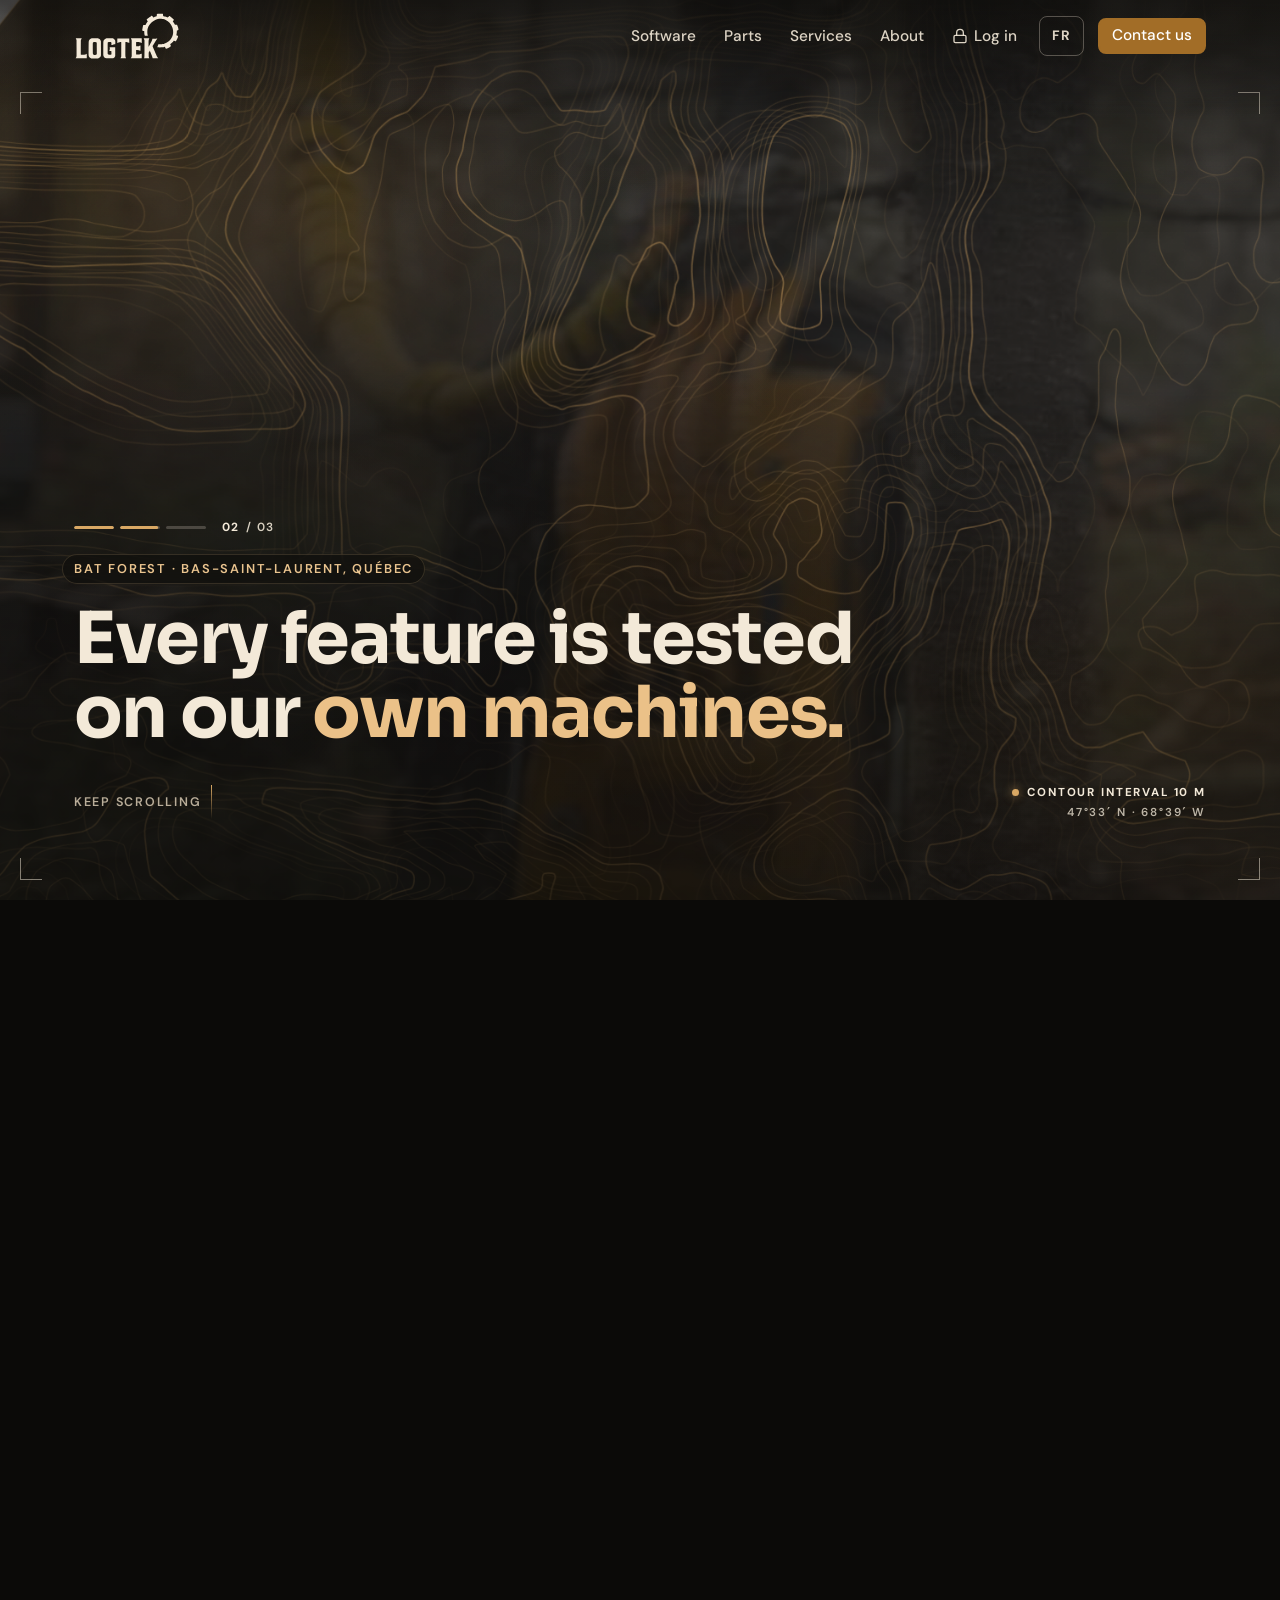
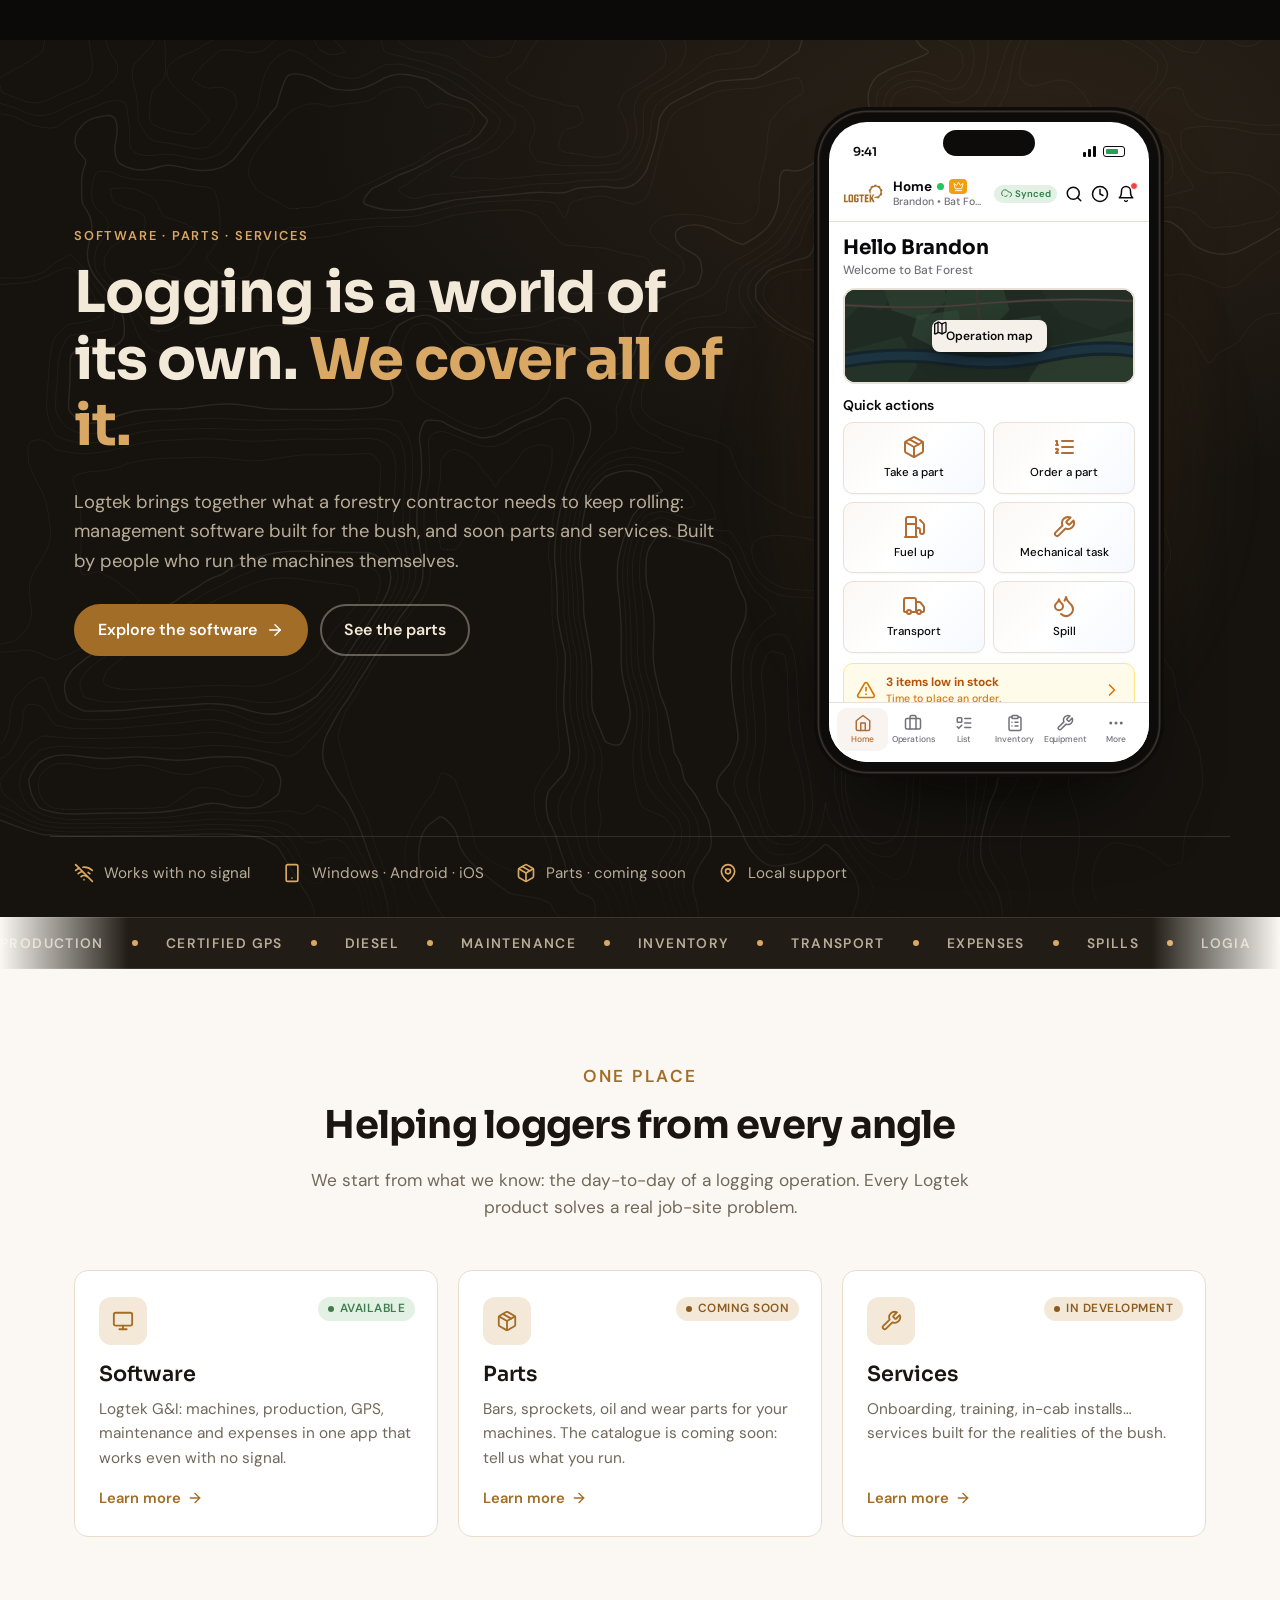
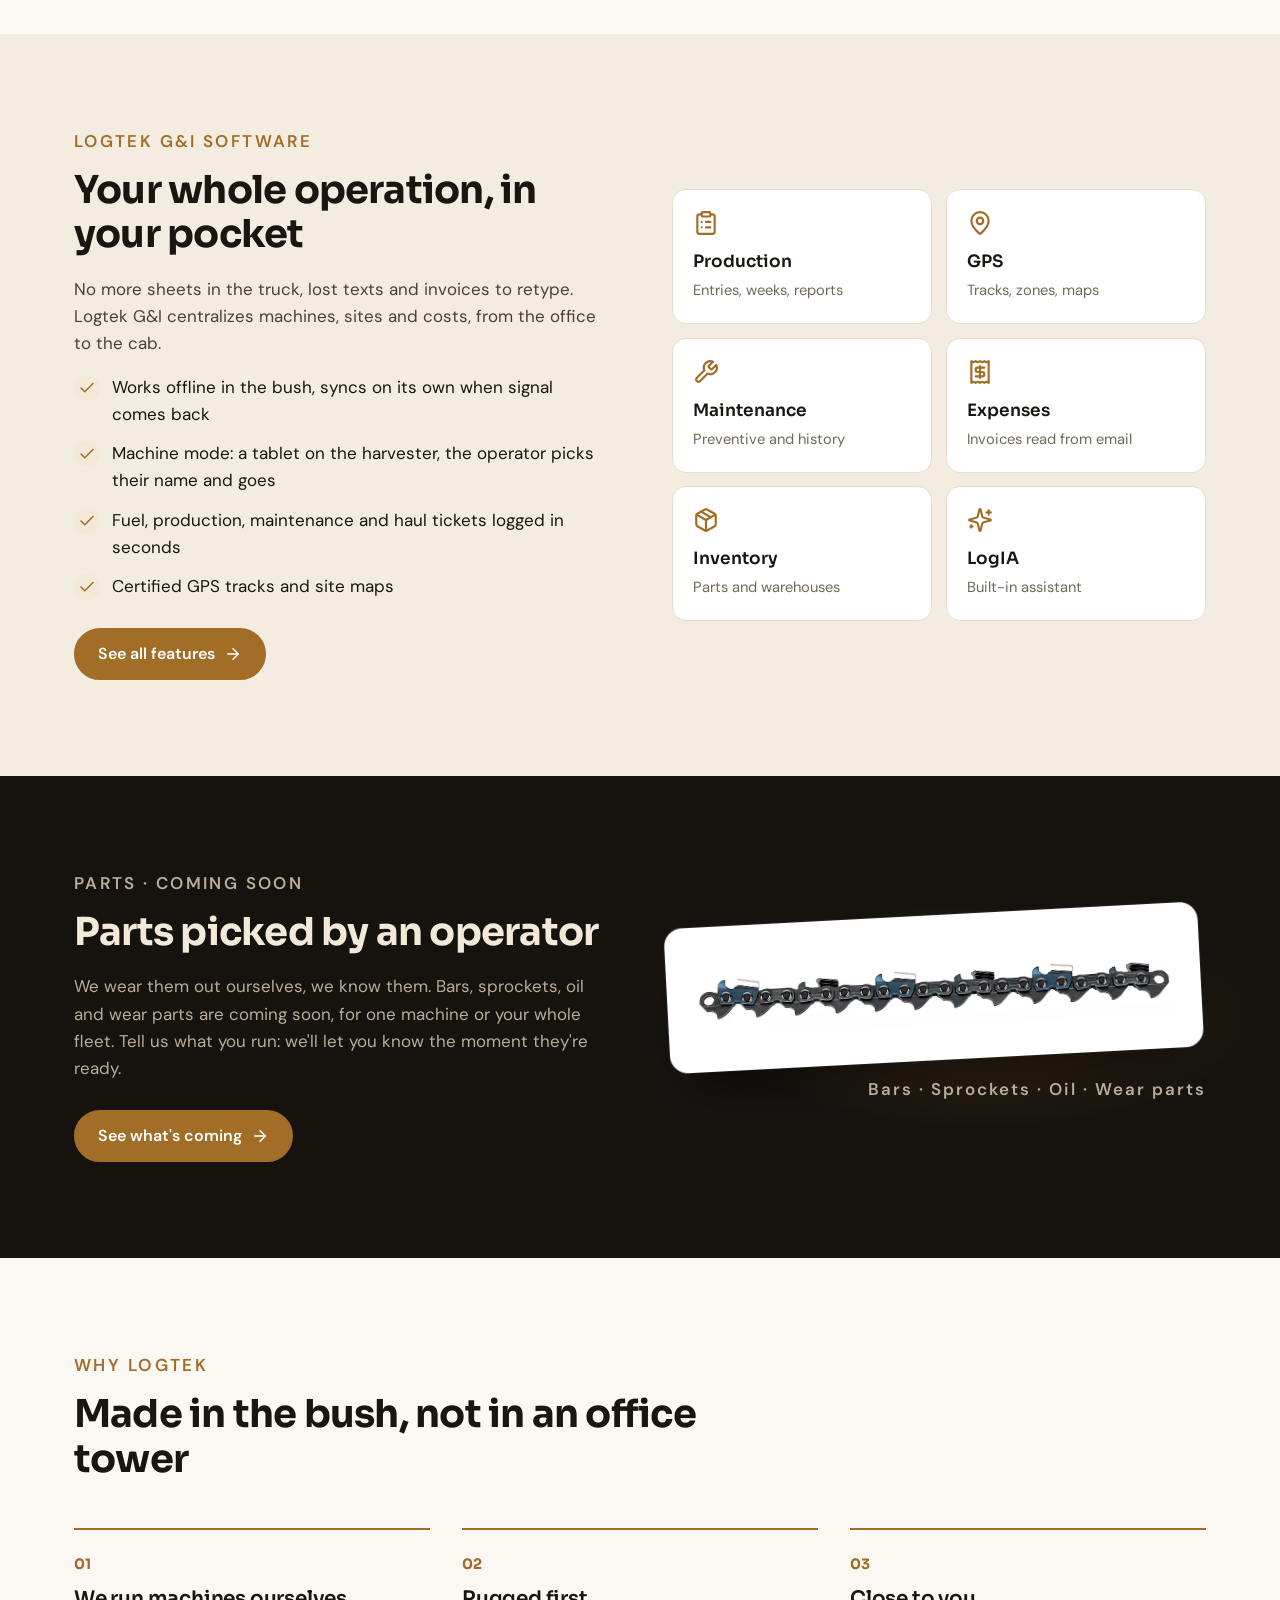
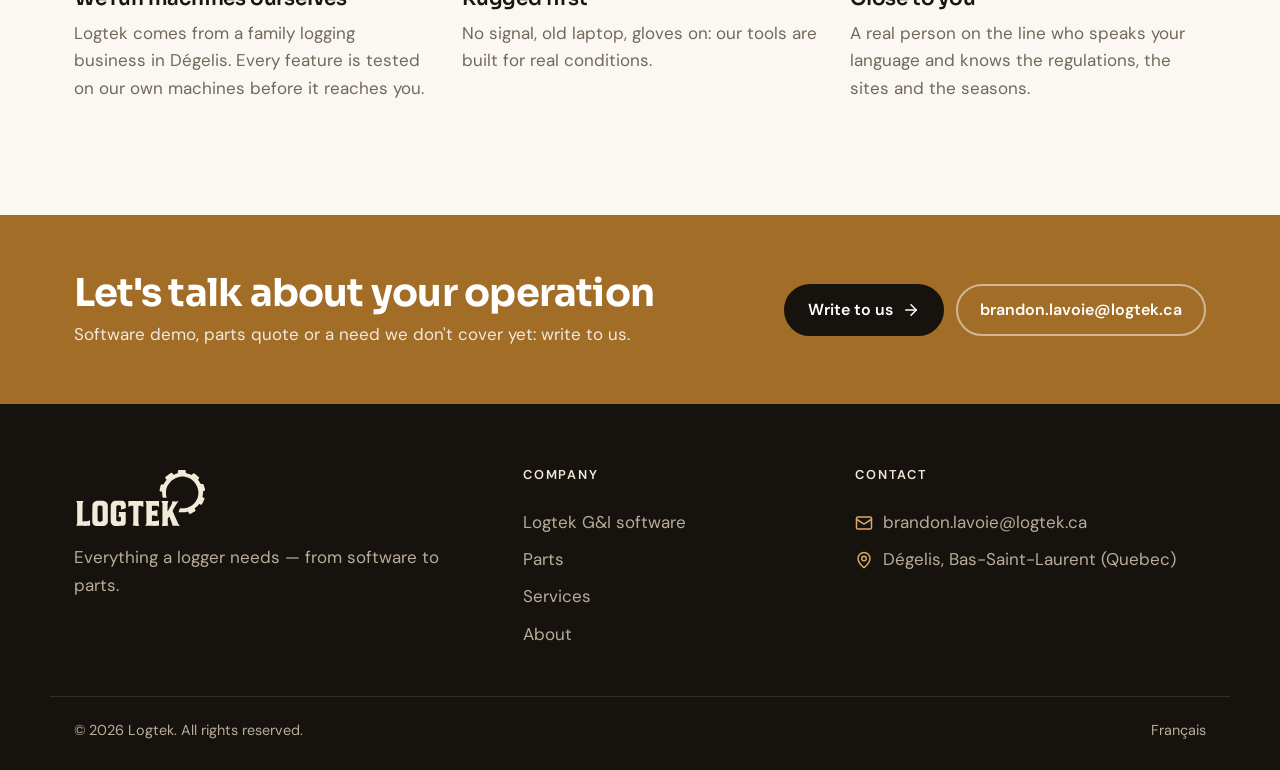
<file: logtek.ca/en/index.html>
<!doctype html>
<html lang="en-CA">
<head>
<meta charset="utf-8">
<meta name="viewport" content="width=device-width, initial-scale=1">
<title>Logtek — Software and parts for loggers</title>
<meta name="description" content="Logtek helps forestry contractors from every angle: Logtek G&amp;I management software, parts and services. Based in Quebec's Bas-Saint-Laurent.">
<link rel="canonical" href="https://logtek.ca/en/">
<link rel="alternate" hreflang="fr-CA" href="https://logtek.ca/">
<link rel="alternate" hreflang="en-CA" href="https://logtek.ca/en/">
<link rel="alternate" hreflang="x-default" href="https://logtek.ca/">
<meta property="og:type" content="website">
<meta property="og:title" content="Logtek — Software and parts for loggers">
<meta property="og:description" content="Logtek helps forestry contractors from every angle: Logtek G&amp;I management software, parts and services. Based in Quebec's Bas-Saint-Laurent.">
<meta property="og:url" content="https://logtek.ca/en/">
<meta property="og:locale" content="en_CA">
<meta name="theme-color" content="#A26D27">
<meta property="og:image" content="https://logtek.ca/assets/img/og-image.png">
<link rel="icon" href="../assets/img/favicon.svg" type="image/svg+xml">
<link rel="expect" href="#main" blocking="render">
<script src="../assets/js/fx-kerf.js?v=20260928b"></script>
<link rel="preconnect" href="https://fonts.googleapis.com">
<link rel="preconnect" href="https://fonts.gstatic.com" crossorigin>
<link href="https://fonts.googleapis.com/css2?family=Sora:wght@600;700&family=DM+Sans:wght@400;500;700&display=swap" rel="stylesheet">
<script>document.documentElement.classList.add("js")</script>
<link rel="stylesheet" href="../assets/css/style.css?v=20260928b">
<link rel="stylesheet" href="../assets/css/fx-reel-map.css?v=20260928b">
<link rel="stylesheet" href="../assets/css/fx-guide-bar.css?v=20260928b">
<link rel="stylesheet" href="../assets/css/fx-kerf.css?v=20260928b">
</head>
<body class="has-reel on-reel" data-page="home" data-lang="en" data-email="brandon.lavoie@logtek.ca" data-endpoint="">
<a class="skip" href="#main">Skip to content</a>
<header class="site-header">
  <div class="wrap header-inner">
    <a class="brand" href="../en/" aria-label="Logtek — home">
      <img src="../assets/img/logo.svg" alt="Logtek" width="106" height="48"><img class="brand-light" src="../assets/img/logo-light.svg" alt="" width="106" height="48">
    </a>
    <nav class="main-nav" id="main-nav" aria-label="Main navigation">
      <a href="../en/software.html">Software</a><a href="../en/chains.html">Parts</a><a href="../en/services.html">Services</a><a href="../en/about.html">About</a>
      <a class="app-link" href="https://logtekgi.ca" rel="noopener"><svg class="ic" viewBox="0 0 24 24" fill="none" stroke="currentColor" stroke-width="2" stroke-linecap="round" stroke-linejoin="round" aria-hidden="true"><rect width="18" height="11" x="3" y="11" rx="2" ry="2"/><path d="M7 11V7a5 5 0 0 1 10 0v4"/></svg>Log in</a>
      <a class="lang" href="../" hreflang="fr" lang="fr">FR</a>
      <a class="btn btn-sm" href="../en/contact.html">Contact us</a>
    </nav>
    <button class="nav-toggle" aria-controls="main-nav" aria-expanded="false" aria-label="Menu"><svg class="ic ic-open" viewBox="0 0 24 24" fill="none" stroke="currentColor" stroke-width="2" stroke-linecap="round" stroke-linejoin="round" aria-hidden="true"><line x1="4" x2="20" y1="12" y2="12"/><line x1="4" x2="20" y1="6" y2="6"/><line x1="4" x2="20" y1="18" y2="18"/></svg><svg class="ic ic-close" viewBox="0 0 24 24" fill="none" stroke="currentColor" stroke-width="2" stroke-linecap="round" stroke-linejoin="round" aria-hidden="true"><path d="M18 6 6 18"/><path d="m6 6 12 12"/></svg></button>
  </div>
</header>
<main id="main">

<section class="reel" aria-label="A harvester processing a stem on a Bat Forest job site" data-frames="120" data-fps="15" data-src="../assets/reel/" data-src-portrait="../assets/reel/p/">
  <div class="reel-sticky">
    <div class="reel-stage">
      <div class="reel-media">
        <picture class="reel-poster"><source media="(orientation: portrait)" srcset="../assets/reel/p/f000.jpg"><img src="../assets/reel/f000.jpg" alt="" width="800" height="800" fetchpriority="high"></picture>
        <canvas class="reel-canvas" width="800" height="800" aria-hidden="true"></canvas>
        <div class="reel-light" aria-hidden="true"></div>
        <div class="reel-grain" aria-hidden="true"></div>
      </div>
      <div class="reel-shade" aria-hidden="true"></div>
    </div>
    <div class="reel-ui">
      <div class="reel-frame" aria-hidden="true"><i></i><i></i><i></i><i></i></div>
      <div class="reel-meta" aria-hidden="true"><span class="reel-rec"><i></i><b data-tc>00:00:00</b></span><span>47°33′ N · 68°39′ W</span></div>
      <div class="wrap reel-copy">
        <div class="reel-lead">
          <div class="reel-bars" aria-hidden="true"><i></i><i></i><i></i><b data-step>01</b><small>/ 03</small></div>
          <p class="eyebrow">Bat Forest · Bas-Saint-Laurent, Québec</p>
        </div>
        <p class="reel-title"><span class="on">Born in a harvester <em>cab.</em></span><span>Every feature is tested on our <em>own machines.</em></span><span>Software, parts, service: built by people who <em>run the machines.</em></span></p>
        <p class="reel-hint">Keep scrolling<i></i></p>
      </div>
    </div>
  </div>
</section>

<section class="hero">
  <div class="topo-bg" aria-hidden="true"></div>
  <div class="wrap hero-grid">
    <div class="hero-copy">
      <p class="eyebrow">Software · Parts · Services</p>
      <h1>Logging is a world of its own. <span>We cover all of it.</span></h1>
      <p class="lead">Logtek brings together what a forestry contractor needs to keep rolling: management software built for the bush, and soon parts and services. Built by people who run the machines themselves.</p>
      <div class="hero-actions">
        <a class="btn" href="../en/software.html">Explore the software <svg class="ic" viewBox="0 0 24 24" fill="none" stroke="currentColor" stroke-width="2" stroke-linecap="round" stroke-linejoin="round" aria-hidden="true"><path d="M5 12h14"/><path d="m12 5 7 7-7 7"/></svg></a>
        <a class="btn btn-ghost-light" href="../en/chains.html">See the parts</a>
      </div>
    </div>
    <div class="hero-visual">
<div class="phone" role="img" aria-label="Preview of the Logtek G&amp;I app" data-lang="en">
  <div class="phone-glow" aria-hidden="true"></div>
  <div class="phone-shell">
    <div class="phone-notch"></div>
    <div class="app">
      <div class="app-status"><span>9:41</span><span class="app-status-r"><i></i><i></i><i></i><em></em></span></div>
      <header class="app-bar">
        <img src="../assets/img/logo.svg" alt="" width="40" height="40">
        <div class="app-bar-t"><b><span data-title>Home</span><i class="live"></i><em class="role"><svg class="ic" viewBox="0 0 24 24" fill="none" stroke="currentColor" stroke-width="2" stroke-linecap="round" stroke-linejoin="round" aria-hidden="true"><path d="M11.562 3.266a.5.5 0 0 1 .876 0L15.39 8.87a1 1 0 0 0 1.516.294L21.183 5.5a.5.5 0 0 1 .798.519l-2.834 10.246a1 1 0 0 1-.956.734H5.81a1 1 0 0 1-.957-.734L2.02 6.02a.5.5 0 0 1 .798-.519l4.276 3.664a1 1 0 0 0 1.516-.294z"/><path d="M5 21h14"/></svg></em></b><small>Brandon • Bat Forest</small></div>
        <div class="app-bar-a"><span class="sync"><span class="sync-on"><svg class="ic" viewBox="0 0 24 24" fill="none" stroke="currentColor" stroke-width="2" stroke-linecap="round" stroke-linejoin="round" aria-hidden="true"><path d="M20 17.6A5 5 0 0 0 18 8h-1.3A7 7 0 1 0 5 15.3M9 16l2 2 4-4"/></svg>Synced</span><span class="sync-off">Offline</span></span><svg class="ic" viewBox="0 0 24 24" fill="none" stroke="currentColor" stroke-width="2" stroke-linecap="round" stroke-linejoin="round" aria-hidden="true"><circle cx="11" cy="11" r="8"/><path d="m21 21-4.3-4.3"/></svg><svg class="ic" viewBox="0 0 24 24" fill="none" stroke="currentColor" stroke-width="2" stroke-linecap="round" stroke-linejoin="round" aria-hidden="true"><circle cx="12" cy="12" r="10"/><polyline points="12 6 12 12 16 14"/></svg><span class="bell"><svg class="ic" viewBox="0 0 24 24" fill="none" stroke="currentColor" stroke-width="2" stroke-linecap="round" stroke-linejoin="round" aria-hidden="true"><path d="M6 8a6 6 0 0 1 12 0c0 7 3 9 3 9H3s3-2 3-9"/><path d="M10.3 21a1.94 1.94 0 0 0 3.4 0"/></svg><i></i></span></div>
      </header>
      <div class="app-screens">
        <section class="app-screen is-on" data-screen="home" data-title="Home">
          <h4>Hello Brandon</h4><p class="sub">Welcome to Bat Forest</p>
          <button type="button" class="mapcard" data-go="map">
            <svg viewBox="0 0 280 140" preserveAspectRatio="xMidYMid slice" aria-hidden="true"><rect fill="#1f2a22" width="280" height="140"/><path d="M0,0 L45,0 L50,25 L35,45 L15,40 L0,55 Z" fill="#243328"/><path d="M40,10 L90,5 L100,35 L75,55 L45,45 L38,25 Z" fill="#2a3b2e"/><path d="M180,0 L280,0 L280,50 L250,65 L210,50 L190,25 Z" fill="#232f26"/><path d="M0,85 L55,70 L70,100 L45,140 L0,140 Z" fill="#243328"/><path d="M200,80 L280,65 L280,140 L170,140 L180,110 Z" fill="#2a3b2e"/><path d="M100,15 L150,10 L160,45 L140,65 L95,55 Z" fill="#283a2c"/><path d="M70,50 L110,45 L115,70 L85,80 L65,70 Z" fill="#354a3a" opacity=".6"/><path d="M155,55 L190,50 L195,80 L165,90 L150,75 Z" fill="#3a5040" opacity=".5"/><path d="M-5,95 Q50,85 100,92 Q150,100 200,88 Q250,78 285,85" fill="none" stroke="#15232b" stroke-width="14"/><path d="M-5,95 Q50,85 100,92 Q150,100 200,88 Q250,78 285,85" fill="none" stroke="#1c3340" stroke-width="8"/><path d="M0,40 Q70,45 140,38 Q210,32 280,36" stroke="#3d3530" stroke-width="2.5" fill="none"/><path d="M0,40 Q70,45 140,38 Q210,32 280,36" stroke="#4a4540" stroke-width="1" fill="none"/><path d="M130,0 Q125,35 135,70" stroke="#3d3530" stroke-width="2" fill="none"/></svg>
            <span><svg class="ic" viewBox="0 0 24 24" fill="none" stroke="currentColor" stroke-width="2" stroke-linecap="round" stroke-linejoin="round" aria-hidden="true"><path d="M14.106 5.553a2 2 0 0 0 1.788 0l3.659-1.83A1 1 0 0 1 21 4.619v12.764a1 1 0 0 1-.553.894l-4.553 2.277a2 2 0 0 1-1.788 0l-3.212-1.606a2 2 0 0 0-1.788 0l-3.659 1.83A1 1 0 0 1 4 19.381V6.618a1 1 0 0 1 .553-.894l4.553-2.277a2 2 0 0 1 1.788 0z"/><path d="M15 5.764v15"/><path d="M9 3.236v15"/></svg>Operation map</span>
          </button>
          <h5>Quick actions</h5>
          <div class="qa-grid"><div class="qa"><svg class="ic" viewBox="0 0 24 24" fill="none" stroke="currentColor" stroke-width="2" stroke-linecap="round" stroke-linejoin="round" aria-hidden="true"><path d="m7.5 4.27 9 5.15"/><path d="M21 8a2 2 0 0 0-1-1.73l-7-4a2 2 0 0 0-2 0l-7 4A2 2 0 0 0 3 8v8a2 2 0 0 0 1 1.73l7 4a2 2 0 0 0 2 0l7-4A2 2 0 0 0 21 16Z"/><path d="m3.3 7 8.7 5 8.7-5"/><path d="M12 22V12"/></svg><span>Take a part</span></div><div class="qa"><svg class="ic" viewBox="0 0 24 24" fill="none" stroke="currentColor" stroke-width="2" stroke-linecap="round" stroke-linejoin="round" aria-hidden="true"><path d="M10 12h11"/><path d="M10 18h11"/><path d="M10 6h11"/><path d="M4 10h2"/><path d="M4 6h1v4"/><path d="M6 18H4c0-1 2-2 2-3s-1-1.5-2-1"/></svg><span>Order a part</span></div><div class="qa"><svg class="ic" viewBox="0 0 24 24" fill="none" stroke="currentColor" stroke-width="2" stroke-linecap="round" stroke-linejoin="round" aria-hidden="true"><line x1="3" x2="15" y1="22" y2="22"/><line x1="4" x2="14" y1="9" y2="9"/><path d="M14 22V4a2 2 0 0 0-2-2H6a2 2 0 0 0-2 2v18"/><path d="M14 13h2a2 2 0 0 1 2 2v2a2 2 0 0 0 2 2a2 2 0 0 0 2-2V9.83a2 2 0 0 0-.59-1.42L18 5"/></svg><span>Fuel up</span></div><div class="qa"><svg class="ic" viewBox="0 0 24 24" fill="none" stroke="currentColor" stroke-width="2" stroke-linecap="round" stroke-linejoin="round" aria-hidden="true"><path d="M14.7 6.3a1 1 0 0 0 0 1.4l1.6 1.6a1 1 0 0 0 1.4 0l3.77-3.77a6 6 0 0 1-7.94 7.94l-6.91 6.91a2.12 2.12 0 0 1-3-3l6.91-6.91a6 6 0 0 1 7.94-7.94l-3.76 3.76z"/></svg><span>Mechanical task</span></div><div class="qa"><svg class="ic" viewBox="0 0 24 24" fill="none" stroke="currentColor" stroke-width="2" stroke-linecap="round" stroke-linejoin="round" aria-hidden="true"><path d="M14 18V6a2 2 0 0 0-2-2H4a2 2 0 0 0-2 2v11a1 1 0 0 0 1 1h2"/><path d="M15 18H9"/><path d="M19 18h2a1 1 0 0 0 1-1v-3.65a1 1 0 0 0-.22-.624l-3.48-4.35A1 1 0 0 0 17.52 8H14"/><circle cx="17" cy="18" r="2"/><circle cx="7" cy="18" r="2"/></svg><span>Transport</span></div><div class="qa"><svg class="ic" viewBox="0 0 24 24" fill="none" stroke="currentColor" stroke-width="2" stroke-linecap="round" stroke-linejoin="round" aria-hidden="true"><path d="M7 16.3c2.2 0 4-1.83 4-4.05 0-1.16-.57-2.26-1.71-3.19S7.29 6.75 7 5.3c-.29 1.45-1.14 2.84-2.29 3.76S3 11.1 3 12.25c0 2.22 1.8 4.05 4 4.05z"/><path d="M12.56 6.6A10.97 10.97 0 0 0 14 3.02c.5 2.5 2 4.9 4 6.5s3 3.5 3 5.5a6.98 6.98 0 0 1-11.91 4.97"/></svg><span>Spill</span></div></div>
          <div class="lowstock"><svg class="ic" viewBox="0 0 24 24" fill="none" stroke="currentColor" stroke-width="2" stroke-linecap="round" stroke-linejoin="round" aria-hidden="true"><path d="m21.73 18-8-14a2 2 0 0 0-3.48 0l-8 14A2 2 0 0 0 4 21h16a2 2 0 0 0 1.73-3"/><path d="M12 9v4"/><path d="M12 17h.01"/></svg><div><b>3 items low in stock</b><small>Time to place an order.</small></div><svg class="ic" viewBox="0 0 24 24" fill="none" stroke="currentColor" stroke-width="2" stroke-linecap="round" stroke-linejoin="round" aria-hidden="true"><path d="m9 18 6-6-6-6"/></svg></div>
          <h5>Dashboard</h5>
          <div class="stats"><div class="stat"><svg class="ic" viewBox="0 0 24 24" fill="none" stroke="currentColor" stroke-width="2" stroke-linecap="round" stroke-linejoin="round" aria-hidden="true"><path d="M16 21v-2a4 4 0 0 0-4-4H6a4 4 0 0 0-4 4v2"/><circle cx="9" cy="7" r="4"/><path d="M22 21v-2a4 4 0 0 0-3-3.87"/><path d="M16 3.13a4 4 0 0 1 0 7.75"/></svg><b data-count="6">0</b><small>Members</small></div><div class="stat"><svg class="ic" viewBox="0 0 24 24" fill="none" stroke="currentColor" stroke-width="2" stroke-linecap="round" stroke-linejoin="round" aria-hidden="true"><path d="M14.7 6.3a1 1 0 0 0 0 1.4l1.6 1.6a1 1 0 0 0 1.4 0l3.77-3.77a6 6 0 0 1-7.94 7.94l-6.91 6.91a2.12 2.12 0 0 1-3-3l6.91-6.91a6 6 0 0 1 7.94-7.94l-3.76 3.76z"/></svg><b data-count="4">0</b><small>Machines</small></div><div class="stat"><svg class="ic" viewBox="0 0 24 24" fill="none" stroke="currentColor" stroke-width="2" stroke-linecap="round" stroke-linejoin="round" aria-hidden="true"><circle cx="12" cy="12" r="10"/><polyline points="12 6 12 12 16 14"/></svg><b data-count="3">0</b><small>Tasks</small></div><div class="stat late"><svg class="ic" viewBox="0 0 24 24" fill="none" stroke="currentColor" stroke-width="2" stroke-linecap="round" stroke-linejoin="round" aria-hidden="true"><path d="m21.73 18-8-14a2 2 0 0 0-3.48 0l-8 14A2 2 0 0 0 4 21h16a2 2 0 0 0 1.73-3"/><path d="M12 9v4"/><path d="M12 17h.01"/></svg><b data-count="1">0</b><small>Overdue</small></div></div>
          <div class="kpis"><div><small>Diesel / day</small><b>412 L</b><svg viewBox="0 0 100 30" preserveAspectRatio="none" aria-hidden="true"><polyline class="spark" points="0,22 14,18 28,20 42,12 56,15 70,8 84,11 100,5"/></svg></div><div><small>Production</small><b>186 m³</b><svg viewBox="0 0 100 30" preserveAspectRatio="none" aria-hidden="true"><g class="bars"><rect x="2" y="16" width="10" height="14"/><rect x="16" y="10" width="10" height="20"/><rect x="30" y="14" width="10" height="16"/><rect x="44" y="6" width="10" height="24"/><rect x="58" y="12" width="10" height="18"/><rect x="72" y="4" width="10" height="26"/><rect x="86" y="8" width="10" height="22"/></g></svg></div></div>
        </section>
        <section class="app-screen" data-screen="map" data-title="Map">
          <div class="gmap">
            <svg class="gmap-svg" viewBox="0 0 330 600" preserveAspectRatio="xMidYMid slice" aria-hidden="true"><rect width="330" height="600" fill="#fafaf8"/><path class="gm-wood" d="M122.2,120.3C118.9,132.6 113.9,147.8 108.9,156.4C103.9,164.9 98.5,168.7 92.1,171.5C85.7,174.3 79.1,171.1 70.5,173.1C62,175 51.4,179.9 40.8,183.2C30.2,186.6 16.9,194.3 6.9,193C-3.1,191.7 -11.5,184.5 -19.1,175.3C-26.8,166.2 -32.5,149.9 -39,138C-45.5,126.2 -52.8,115.3 -58.1,104.2C-63.4,93.1 -70.4,83.4 -70.7,71.4C-71.1,59.3 -67,44.6 -60.3,31.8C-53.5,19 -41.7,2 -30.3,-5.5C-18.9,-13 -5.4,-14.3 8.2,-13.3C21.7,-12.3 38.1,-3.7 51.1,0.5C64.2,4.8 76.1,8.1 86.4,12.1C96.7,16.2 106.1,18.7 112.8,24.8C119.4,30.9 123.8,39.2 126.4,48.8C129,58.4 129.1,70.4 128.4,82.3C127.7,94.2 125.4,107.9 122.2,120.3 Z"/><path class="gm-wood" d="M451.3,567.5C444.2,582 428.9,593.6 417.8,606.6C406.7,619.5 396.5,633.6 384.7,645.2C373,656.7 362.9,670.7 347.4,675.8C331.9,681 311.6,680.1 291.8,676.2C271.9,672.2 245.6,661.2 228.1,652C210.6,642.7 197.1,632.4 186.8,620.6C176.5,608.8 170.5,596.2 166,581.2C161.5,566.2 159.5,548.7 159.8,530.8C160.1,512.9 163.1,491.7 167.7,473.7C172.4,455.7 179.1,437.6 187.9,422.6C196.7,407.6 207.5,391.6 220.5,383.5C233.4,375.5 249.2,373.7 265.5,374.4C281.8,375 301.7,383.3 318.1,387.4C334.4,391.5 349.4,394.2 363.5,399C377.5,403.8 390.1,406.1 402.4,416.2C414.6,426.3 427.4,442.3 437.1,459.5C446.7,476.7 458.1,501.4 460.4,519.4C462.8,537.4 458.4,553 451.3,567.5 Z"/><path class="gm-wood" d="M135.1,480.6C131.3,490.4 123.6,501.9 116.3,510.2C109,518.5 100.2,524.9 91.4,530.2C82.5,535.5 71.7,538.7 63,542C54.2,545.4 46.7,548.6 39,550.3C31.4,552 25.3,554 17.3,552.1C9.2,550.3 -0.4,545.6 -9.3,539.1C-18.2,532.6 -29.5,522.9 -36.3,513.2C-43.1,503.4 -47.7,492 -50.3,480.5C-52.8,469.1 -53.1,455.5 -51.7,444.5C-50.4,433.6 -47.1,423.4 -42,414.9C-37,406.4 -30,398.4 -21.3,393.6C-12.5,388.7 -1.1,386.5 10.5,385.7C22.2,384.9 37.2,387.2 48.8,388.9C60.3,390.6 70.5,392.8 79.7,395.9C89,399.1 96.7,402.6 104.3,407.7C111.9,412.8 119.5,419.2 125.3,426.5C131.1,433.8 137.5,442.5 139.1,451.6C140.8,460.6 138.9,470.8 135.1,480.6 Z"/><path class="gm-wood" d="M392.8,195.9C387.9,203.2 378.4,208.8 370.9,216C363.5,223.1 355.9,231.3 348,238.7C340.1,246.1 332.2,255.2 323.5,260.6C314.8,265.9 305.2,269.6 295.8,270.8C286.5,272.1 275.8,271.8 267.2,268C258.7,264.2 250.7,256.7 244.4,247.7C238.1,238.8 232.1,225.5 229.3,214.5C226.5,203.4 226.5,192.1 227.6,181.4C228.7,170.8 233.2,159.6 235.6,150.3C238,141 239.4,133.1 241.9,125.8C244.5,118.5 245.3,112.7 250.9,106.5C256.6,100.3 265.8,93.5 276,88.5C286.2,83.6 300.7,77.1 311.9,76.8C323.2,76.4 333.7,80.4 343.3,86.4C353,92.4 362,103.5 369.8,112.7C377.5,122 384.7,132.1 389.9,142C395,151.8 400.1,162.9 400.6,171.9C401.1,180.9 397.8,188.5 392.8,195.9 Z"/><path class="gm-water" d="M288,-10C286,-2.7 281.3,19 276,34C270.7,49 262.3,64.7 256,80C249.7,95.3 243.7,110.3 238,126C232.3,141.7 226.7,157.3 222,174C217.3,190.7 213.8,210 210,226C206.2,242 202.3,257.7 199,270C195.7,282.3 192.8,287.3 190,300C187.2,312.7 185,330 182,346C179,362 175.2,379.7 172,396C168.8,412.3 166.3,427.7 163,444C159.7,460.3 155.2,476.7 152,494C148.8,511.3 146.3,528.7 144,548C141.7,567.3 139,599.7 138,610"/><path class="gm-water" d="M340,150C335,147.7 319.7,141.3 310,136C300.3,130.7 290,123.3 282,118C274,112.7 267.3,107.7 262,104C256.7,100.3 252,97.3 250,96"/><path class="gm-water" d="M-10,236C-6,238.3 7.3,244 14,250C20.7,256 26,265 30,272C34,279 36.7,288.7 38,292"/><path class="gm-road-c" d="M-12,572C-6.3,566.7 12.7,553 22,540C31.3,527 39.3,512.3 44,494C48.7,475.7 49.7,450.3 50,430C50.3,409.7 47.7,390.7 46,372C44.3,353.3 40.3,338 40,318C39.7,298 44.3,274 44,252C43.7,230 41,208.3 38,186C35,163.7 27.3,140.7 26,118C24.7,95.3 30.7,71.7 30,50C29.3,28.3 23.3,-1.7 22,-12"/><path class="gm-road" d="M-12,572C-6.3,566.7 12.7,553 22,540C31.3,527 39.3,512.3 44,494C48.7,475.7 49.7,450.3 50,430C50.3,409.7 47.7,390.7 46,372C44.3,353.3 40.3,338 40,318C39.7,298 44.3,274 44,252C43.7,230 41,208.3 38,186C35,163.7 27.3,140.7 26,118C24.7,95.3 30.7,71.7 30,50C29.3,28.3 23.3,-1.7 22,-12"/><path class="gm-block" d="M66,96 L104,84 L141,70 L188,66 L233,58 L262,70 L300,86 L309,128 L318,178 L312,236 L309,292 L318,340 L322,392 L304,430 L289,468 L248,484 L206,499 L163,494 L121,489 L97,466 L80,441 L76,402 L70,362 L64,312 L60,262 L65,214 L68,168 L62,128 Z"/><path class="gm-ilot" d="M140.8,179.9C140.7,182.1 141.5,184.8 140,187.7C138.6,190.6 135,195.5 132.2,197.4C129.4,199.3 126.3,199.5 123.2,199.3C120.1,199 116.6,197.3 113.7,195.8C110.7,194.2 107.4,192 105.4,189.8C103.5,187.7 102.4,185.6 101.9,183C101.5,180.3 102,177.1 102.6,174C103.2,170.9 104.1,167.1 105.5,164.3C106.8,161.5 108.4,158.4 110.7,157.1C113,155.7 116.6,155.8 119.2,156.1C121.8,156.3 123.8,157.7 126.4,158.5C129.1,159.4 132.4,160.1 135.1,161.2C137.7,162.3 141.4,163 142.3,165.2C143.3,167.4 141.1,172.1 140.8,174.6C140.6,177 141,177.8 140.8,179.9 Z"/><path class="gm-ilot" d="M279.8,409.4C279,411.1 277.5,412.5 275.7,415C274,417.5 271.7,422.4 269.2,424.3C266.7,426.2 263.6,426.8 261,426.5C258.3,426.3 256,424.3 253.6,422.7C251.2,421.1 249.2,418.5 246.5,416.9C243.7,415.4 239.2,415.6 237.2,413.4C235.3,411.2 234.6,407.5 234.8,403.9C235,400.2 236.6,395.2 238.6,391.5C240.6,387.9 243.7,383.8 246.6,382.1C249.5,380.5 253.2,381.5 256.1,381.6C259,381.7 261.4,382 264.1,382.8C266.8,383.6 269.7,384.6 272.2,386.4C274.8,388.3 277.8,390.8 279.3,393.9C280.7,396.9 280.8,402.1 280.8,404.7C280.9,407.3 280.7,407.6 279.8,409.4 Z"/><path class="gm-ilot" d="M122.9,423.3C122.3,424.5 120.6,425.9 119.7,426.8C118.7,427.7 118.4,427.7 117.2,428.7C116.1,429.6 114.2,431.8 112.8,432.4C111.3,433 109.8,433.1 108.5,432.4C107.2,431.7 106.1,429.4 104.7,427.9C103.3,426.4 100.8,424.9 100.2,423.2C99.5,421.6 100.5,419.4 100.8,417.9C101.2,416.3 101.8,415 102.4,414C103,412.9 103.1,412.5 104.3,411.8C105.6,411.1 108.4,410.2 110.1,409.7C111.8,409.3 113.4,409.1 114.6,409C115.9,409 116.8,408.8 117.8,409.3C118.8,409.8 119.6,410.2 120.6,411.9C121.5,413.6 123.1,417.5 123.5,419.4C123.9,421.3 123.6,422 122.9,423.3 Z"/><path class="gm-buf" d="M279,-12.5C275.5,-11.8 277.4,-6.6 276.6,-3.7C275.8,-0.7 275,2.2 274.2,5.1C273.4,8.1 272.6,11 271.8,13.9C271,16.9 270.1,19.9 269.4,22.7C268.6,25.6 268.1,28.2 267.2,30.9C266.2,33.6 264.9,36.1 263.7,38.9C262.4,41.7 261.2,44.6 259.9,47.5C258.7,50.4 257.4,53.3 256.2,56.1C254.9,59 253.7,61.9 252.4,64.8C251.2,67.6 249.9,70.5 248.7,73.4C247.4,76.3 246.2,79.4 245,82.3C243.9,85.3 242.8,88.1 241.6,91C240.5,93.8 239.4,96.7 238.3,99.6C237.1,102.5 236,105.3 234.9,108.2C233.8,111.1 232.7,113.9 231.5,116.8C230.4,119.8 229.2,123 228.1,126C227,129.1 226.1,132 225.1,135C224.1,138 223.1,141 222.1,144C221.1,147 220.1,150 219.1,153C218.1,156 217.1,159 216.1,162C215.1,165.1 213.9,168.3 213,171.5C212.1,174.6 211.5,177.9 210.7,181.1C210,184.2 209.3,187.2 208.6,190.2C207.9,193.3 207.2,196.4 206.5,199.4C205.8,202.5 205.1,205.5 204.4,208.6C203.7,211.7 203,214.8 202.3,217.8C201.6,220.8 200.9,223.7 200.2,226.7C199.5,229.6 198.7,232.5 198,235.5C197.2,238.4 196.5,241.3 195.8,244.3C195,247.2 194.3,250.1 193.6,253.1C192.8,256 192.1,259 191.4,261.9C190.6,264.7 189.9,267.4 189.1,270.3C188.3,273.2 187.3,276.3 186.4,279.3C185.5,282.3 184.6,285.2 183.7,288.3C182.8,291.4 181.6,294.6 180.9,297.8C180.1,301.1 179.7,304.4 179.2,307.6C178.6,310.8 178.1,313.7 177.6,316.8C177,319.9 176.5,322.9 176,326C175.4,329.1 174.9,332.1 174.4,335.2C173.8,338.2 173.4,341.2 172.8,344.3C172.2,347.3 171.6,350.4 170.9,353.5C170.3,356.6 169.7,359.8 169.1,362.9C168.4,366 167.8,369.2 167.2,372.3C166.6,375.4 165.9,378.5 165.3,381.7C164.7,384.8 164,387.9 163.4,391C162.8,394.1 162.2,397.2 161.7,400.3C161.1,403.3 160.5,406.3 160,409.3C159.4,412.3 158.8,415.3 158.3,418.3C157.7,421.3 157.2,424.3 156.6,427.3C156,430.3 155.5,433.3 154.9,436.3C154.3,439.2 153.8,442 153.2,444.9C152.6,447.8 151.9,450.8 151.3,453.8C150.6,456.7 150,459.6 149.3,462.6C148.7,465.5 148,468.5 147.4,471.4C146.7,474.3 146.1,477.3 145.4,480.2C144.8,483.2 144.1,486 143.5,489C142.9,492.1 142.3,495.5 141.8,498.6C141.3,501.7 140.9,504.6 140.5,507.6C140.1,510.6 139.6,513.6 139.2,516.6C138.7,519.6 138.3,522.6 137.8,525.6C137.4,528.6 136.9,531.6 136.5,534.6C136.1,537.6 135.6,540.5 135.2,543.6C134.8,546.7 134.4,550.1 134.1,553.3C133.7,556.5 133.5,559.5 133.2,562.6C132.9,565.7 132.6,568.8 132.3,571.9C132,575 131.7,578.1 131.4,581.2C131.1,584.3 130.8,587.4 130.5,590.5C130.2,593.6 129.9,596.7 129.6,599.8C129.3,602.9 125.7,607.2 128.7,609.1C131.6,610.9 144.1,612.2 147.3,610.9C150.6,609.7 147.9,604.7 148.2,601.6C148.5,598.5 148.8,595.4 149.1,592.3C149.4,589.2 149.7,586.1 150,583C150.3,579.9 150.6,576.8 150.9,573.7C151.2,570.6 151.5,567.5 151.8,564.4C152.1,561.3 152.4,558.1 152.7,555.1C153,552.1 153.3,549.3 153.7,546.4C154.1,543.4 154.6,540.4 155.1,537.4C155.5,534.4 155.9,531.4 156.4,528.4C156.8,525.4 157.3,522.4 157.7,519.4C158.2,516.4 158.6,513.4 159.1,510.4C159.5,507.4 159.9,504.3 160.4,501.4C160.8,498.5 161.2,495.9 161.8,493.1C162.4,490.2 163.1,487.2 163.7,484.2C164.4,481.3 165,478.4 165.7,475.4C166.3,472.5 167,469.5 167.6,466.6C168.3,463.7 168.9,460.7 169.6,457.8C170.2,454.8 170.9,452 171.5,449C172.1,445.9 172.8,442.8 173.3,439.7C173.9,436.7 174.5,433.7 175,430.7C175.6,427.7 176.2,424.7 176.7,421.7C177.3,418.7 177.8,415.7 178.4,412.7C179,409.7 179.5,406.7 180.1,403.7C180.7,400.7 181.2,397.8 181.8,394.7C182.4,391.6 183.1,388.5 183.7,385.3C184.3,382.2 184.9,379.1 185.6,376C186.2,372.8 186.8,369.7 187.4,366.6C188.1,363.5 188.7,360.4 189.3,357.2C189.9,354.1 190.6,350.9 191.2,347.7C191.8,344.6 192.3,341.5 192.8,338.4C193.4,335.3 193.9,332.3 194.4,329.2C195,326.1 195.5,323.1 196,320C196.6,316.9 197.1,313.8 197.6,310.8C198.2,307.8 198.4,305 199.1,302.2C199.8,299.3 200.8,296.6 201.7,293.7C202.6,290.8 203.5,287.7 204.4,284.7C205.3,281.7 206.2,278.7 207.1,275.7C207.9,272.6 208.8,269.4 209.6,266.4C210.3,263.4 211,260.5 211.8,257.6C212.5,254.7 213.2,251.7 214,248.8C214.7,245.9 215.4,242.9 216.2,240C216.9,237.1 217.6,234.2 218.4,231.2C219.1,228.2 219.8,225.1 220.5,222C221.3,218.9 222,215.9 222.7,212.8C223.4,209.8 224.1,206.7 224.8,203.6C225.5,200.6 226.2,197.5 226.9,194.5C227.6,191.4 228.3,188.3 229,185.3C229.7,182.3 230.2,179.4 231,176.5C231.8,173.7 232.9,170.9 233.9,168C234.9,165 235.9,162 236.9,159C237.9,156 238.9,153 239.9,150C240.9,147 241.9,144 242.9,141C243.9,138 244.9,134.8 245.9,132C246.9,129.1 247.9,126.5 249,123.7C250.1,120.8 251.2,117.9 252.4,115C253.5,112.2 254.6,109.3 255.7,106.4C256.9,103.5 258,100.7 259.1,97.8C260.2,94.9 261.4,92 262.5,89.2C263.6,86.3 264.7,83.7 265.8,80.9C267,78 268.3,75.1 269.6,72.2C270.8,69.4 272.1,66.5 273.3,63.6C274.6,60.7 275.8,57.9 277.1,55C278.3,52.1 279.6,49.3 280.8,46.4C282.1,43.4 283.7,40.2 284.8,37.1C285.9,34 286.6,30.7 287.4,27.7C288.3,24.6 289,21.8 289.8,18.9C290.6,15.9 291.4,13 292.2,10.1C293,7.1 293.8,4.2 294.6,1.3C295.4,-1.7 299.7,-5.2 297,-7.5C294.4,-9.8 282.4,-13.1 279,-12.5 Z"/><path class="gm-buf-o" d="M279,-12.5C278.6,-11 277.4,-6.6 276.6,-3.7C275.8,-0.7 275,2.2 274.2,5.1C273.4,8.1 272.6,11 271.8,13.9C271,16.9 270.1,19.9 269.4,22.7C268.6,25.6 268.1,28.2 267.2,30.9C266.2,33.6 264.9,36.1 263.7,38.9C262.4,41.7 261.2,44.6 259.9,47.5C258.7,50.4 257.4,53.3 256.2,56.1C254.9,59 253.7,61.9 252.4,64.8C251.2,67.6 249.9,70.5 248.7,73.4C247.4,76.3 246.2,79.4 245,82.3C243.9,85.3 242.8,88.1 241.6,91C240.5,93.8 239.4,96.7 238.3,99.6C237.1,102.5 236,105.3 234.9,108.2C233.8,111.1 232.7,113.9 231.5,116.8C230.4,119.8 229.2,123 228.1,126C227,129.1 226.1,132 225.1,135C224.1,138 223.1,141 222.1,144C221.1,147 220.1,150 219.1,153C218.1,156 217.1,159 216.1,162C215.1,165.1 213.9,168.3 213,171.5C212.1,174.6 211.5,177.9 210.7,181.1C210,184.2 209.3,187.2 208.6,190.2C207.9,193.3 207.2,196.4 206.5,199.4C205.8,202.5 205.1,205.5 204.4,208.6C203.7,211.7 203,214.8 202.3,217.8C201.6,220.8 200.9,223.7 200.2,226.7C199.5,229.6 198.7,232.5 198,235.5C197.2,238.4 196.5,241.3 195.8,244.3C195,247.2 194.3,250.1 193.6,253.1C192.8,256 192.1,259 191.4,261.9C190.6,264.7 189.9,267.4 189.1,270.3C188.3,273.2 187.3,276.3 186.4,279.3C185.5,282.3 184.6,285.2 183.7,288.3C182.8,291.4 181.6,294.6 180.9,297.8C180.1,301.1 179.7,304.4 179.2,307.6C178.6,310.8 178.1,313.7 177.6,316.8C177,319.9 176.5,322.9 176,326C175.4,329.1 174.9,332.1 174.4,335.2C173.8,338.2 173.4,341.2 172.8,344.3C172.2,347.3 171.6,350.4 170.9,353.5C170.3,356.6 169.7,359.8 169.1,362.9C168.4,366 167.8,369.2 167.2,372.3C166.6,375.4 165.9,378.5 165.3,381.7C164.7,384.8 164,387.9 163.4,391C162.8,394.1 162.2,397.2 161.7,400.3C161.1,403.3 160.5,406.3 160,409.3C159.4,412.3 158.8,415.3 158.3,418.3C157.7,421.3 157.2,424.3 156.6,427.3C156,430.3 155.5,433.3 154.9,436.3C154.3,439.2 153.8,442 153.2,444.9C152.6,447.8 151.9,450.8 151.3,453.8C150.6,456.7 150,459.6 149.3,462.6C148.7,465.5 148,468.5 147.4,471.4C146.7,474.3 146.1,477.3 145.4,480.2C144.8,483.2 144.1,486 143.5,489C142.9,492.1 142.3,495.5 141.8,498.6C141.3,501.7 140.9,504.6 140.5,507.6C140.1,510.6 139.6,513.6 139.2,516.6C138.7,519.6 138.3,522.6 137.8,525.6C137.4,528.6 136.9,531.6 136.5,534.6C136.1,537.6 135.6,540.5 135.2,543.6C134.8,546.7 134.4,550.1 134.1,553.3C133.7,556.5 133.5,559.5 133.2,562.6C132.9,565.7 132.6,568.8 132.3,571.9C132,575 131.7,578.1 131.4,581.2C131.1,584.3 130.8,587.4 130.5,590.5C130.2,593.6 129.9,596.7 129.6,599.8C129.3,602.9 128.8,607.5 128.7,609.1"/><path class="gm-buf-o" d="M297,-7.5C296.6,-6.1 295.4,-1.7 294.6,1.3C293.8,4.2 293,7.1 292.2,10.1C291.4,13 290.6,15.9 289.8,18.9C289,21.8 288.3,24.6 287.4,27.7C286.6,30.7 285.9,34 284.8,37.1C283.7,40.2 282.1,43.4 280.8,46.4C279.6,49.3 278.3,52.1 277.1,55C275.8,57.9 274.6,60.7 273.3,63.6C272.1,66.5 270.8,69.4 269.6,72.2C268.3,75.1 267,78 265.8,80.9C264.7,83.7 263.6,86.3 262.5,89.2C261.4,92 260.2,94.9 259.1,97.8C258,100.7 256.9,103.5 255.7,106.4C254.6,109.3 253.5,112.2 252.4,115C251.2,117.9 250.1,120.8 249,123.7C247.9,126.5 246.9,129.1 245.9,132C244.9,134.8 243.9,138 242.9,141C241.9,144 240.9,147 239.9,150C238.9,153 237.9,156 236.9,159C235.9,162 234.9,165 233.9,168C232.9,170.9 231.8,173.7 231,176.5C230.2,179.4 229.7,182.3 229,185.3C228.3,188.3 227.6,191.4 226.9,194.5C226.2,197.5 225.5,200.6 224.8,203.6C224.1,206.7 223.4,209.8 222.7,212.8C222,215.9 221.3,218.9 220.5,222C219.8,225.1 219.1,228.2 218.4,231.2C217.6,234.2 216.9,237.1 216.2,240C215.4,242.9 214.7,245.9 214,248.8C213.2,251.7 212.5,254.7 211.8,257.6C211,260.5 210.3,263.4 209.6,266.4C208.8,269.4 207.9,272.6 207.1,275.7C206.2,278.7 205.3,281.7 204.4,284.7C203.5,287.7 202.6,290.8 201.7,293.7C200.8,296.6 199.8,299.3 199.1,302.2C198.4,305 198.2,307.8 197.6,310.8C197.1,313.8 196.6,316.9 196,320C195.5,323.1 195,326.1 194.4,329.2C193.9,332.3 193.4,335.3 192.8,338.4C192.3,341.5 191.8,344.6 191.2,347.7C190.6,350.9 189.9,354.1 189.3,357.2C188.7,360.4 188.1,363.5 187.4,366.6C186.8,369.7 186.2,372.8 185.6,376C184.9,379.1 184.3,382.2 183.7,385.3C183.1,388.5 182.4,391.6 181.8,394.7C181.2,397.8 180.7,400.7 180.1,403.7C179.5,406.7 179,409.7 178.4,412.7C177.8,415.7 177.3,418.7 176.7,421.7C176.2,424.7 175.6,427.7 175,430.7C174.5,433.7 173.9,436.7 173.3,439.7C172.8,442.8 172.1,445.9 171.5,449C170.9,452 170.2,454.8 169.6,457.8C168.9,460.7 168.3,463.7 167.6,466.6C167,469.5 166.3,472.5 165.7,475.4C165,478.4 164.4,481.3 163.7,484.2C163.1,487.2 162.4,490.2 161.8,493.1C161.2,495.9 160.8,498.5 160.4,501.4C159.9,504.3 159.5,507.4 159.1,510.4C158.6,513.4 158.2,516.4 157.7,519.4C157.3,522.4 156.8,525.4 156.4,528.4C155.9,531.4 155.5,534.4 155.1,537.4C154.6,540.4 154.1,543.4 153.7,546.4C153.3,549.3 153,552.1 152.7,555.1C152.4,558.1 152.1,561.3 151.8,564.4C151.5,567.5 151.2,570.6 150.9,573.7C150.6,576.8 150.3,579.9 150,583C149.7,586.1 149.4,589.2 149.1,592.3C148.8,595.4 148.5,598.5 148.2,601.6C147.9,604.7 147.5,609.4 147.3,610.9"/><path class="gm-zone" d="M288,-10C286,-2.7 281.3,19 276,34C270.7,49 262.3,64.7 256,80C249.7,95.3 243.7,110.3 238,126C232.3,141.7 226.7,157.3 222,174C217.3,190.7 213.8,210 210,226C206.2,242 202.3,257.7 199,270C195.7,282.3 192.8,287.3 190,300C187.2,312.7 185,330 182,346C179,362 175.2,379.7 172,396C168.8,412.3 166.3,427.7 163,444C159.7,460.3 155.2,476.7 152,494C148.8,511.3 146.3,528.7 144,548C141.7,567.3 139,599.7 138,610"/><g class="gm-tracks"><path stroke="#8b5cf6" d="M68,349C69,349 71,347 73,347C75,346 77,346 79,345C81,345 84,345 85,344C87,344 89,342 91,342C93,341 95,340 97,340C99,339 101,339 103,338C105,338 107,337 109,336C111,335 112,334 114,333C116,332 118,332 120,332C122,331 124,331 126,330C128,329 130,328 132,327C133,326 135,325 137,324C139,324 141,323 143,323C145,322 147,321 148,320C150,319 152,318 154,317C156,316 158,316 159,315C161,314 163,313 165,313C167,312 168,310 170,309C172,308 174,307 176,306C178,306 180,305 181,304C183,303 185,302 187,301C189,300 191,299 192,298"/><path stroke="#84cc16" d="M68,351C69,351 72,350 74,349C76,349 78,349 80,348C82,348 84,347 86,347C88,346 90,345 92,344C94,343 96,343 98,342C100,342 102,342 104,341C106,340 108,339 110,338C111,338 113,336 115,336C117,335 119,335 121,334C123,334 125,333 127,332C129,331 131,330 133,329C134,328 136,327 138,327C140,326 142,326 144,325C146,324 148,323 149,322C151,321 153,320 155,319C157,318 159,318 161,317C163,317 165,316 166,315C168,314 170,312 171,311C173,310 175,310 177,309C179,308 181,308 183,307C185,306 186,305 188,304C190,303 191,301 193,301C195,300 197,300 199,299C201,299 203,298 205,297C206,296 208,295 210,294C212,293 214,292 215,292C217,291 219,291 221,290C223,290 225,289 227,288C229,287 231,286 232,285C234,284 237,284 239,284C241,283 243,282 244,282C246,281 248,279 250,279C252,278 254,277 256,277C258,276 260,276 262,276C264,275 266,274 268,274C270,273 272,272 274,272C276,271 278,271 280,271C282,270 284,270 286,270C288,269 290,268 292,268C294,268 296,268 298,268C299,267 300,266 300,266"/><path stroke="#ec4899" d="M68,351C69,350 72,349 74,348C76,348 78,347 80,346C82,346 84,346 86,345C88,345 90,344 92,344C94,343 95,342 97,341C99,340 101,340 103,339C105,339 107,338 109,338C111,337 113,336 115,335C117,334 119,333 121,332C123,332 125,332 127,331C129,330 131,329 132,329C134,328 136,326 138,325C139,325 141,324 143,323C145,323 147,322 149,321C151,321 153,319 154,318C156,317 158,316 160,316C162,315 164,314 166,314C168,313 169,312 171,311C173,310 174,308 176,307C178,307 180,306 182,305C184,304 186,304 188,303C189,302 191,301 193,300C195,299 196,298 198,297C200,297 202,296 204,296C206,295 208,294 210,293C211,293 213,291 215,290C217,290 219,289 221,289C223,288 225,288 227,287C228,286 230,285 232,284C234,283 236,282 238,282C240,281 242,281 244,280C246,280 248,279 250,278C252,277 253,276 255,275C257,275 259,274 262,274C264,274 266,274 268,273C270,272 272,271 273,271C275,270 277,269 279,269C281,269 284,269 286,268C288,268 290,268 292,267C294,267 296,266 297,266C299,266 300,266 300,266"/><path stroke="#8b5cf6" d="M75,348C75,346 74,340 74,336C73,332 73,328 72,324C71,320 70,316 70,312C69,308 69,304 68,300C68,296 68,292 67,288C67,284 66,281 65,277C64,273 63,269 62,265C62,261 61,257 61,255"/><path stroke="#84cc16" d="M77,348C76,346 75,340 74,336C74,332 73,328 73,324C73,320 72,316 72,312C71,308 70,304 69,300C69,296 68,292 68,288C67,284 67,280 66,276C66,272 65,268 64,265C63,261 62,257 61,255"/><path stroke="#8b5cf6" d="M85,345C85,343 84,337 83,333C82,329 82,325 81,321C81,317 80,314 79,310C79,306 78,302 78,298C78,294 78,290 77,286C77,282 76,278 75,274C74,270 73,266 73,262C72,258 71,254 70,250C70,246 69,242 67,239C66,235 64,229 63,227"/><path stroke="#84cc16" d="M86,345C86,343 84,337 84,333C83,329 83,325 82,321C82,317 81,313 81,309C80,305 79,302 79,298C78,294 78,290 78,286C77,282 77,278 77,274C76,270 75,266 74,262C73,258 72,254 71,250C70,246 70,242 69,238C68,234 65,229 65,227"/><path stroke="#8b5cf6" d="M95,342C95,340 93,334 93,331C92,327 92,323 91,319C91,315 90,311 90,307C89,303 88,299 87,295C87,291 86,287 86,283C85,279 85,275 85,271C84,267 83,263 82,259C81,255 80,252 79,248C78,244 78,240 77,236C76,232 75,228 74,224C72,221 71,217 70,213C69,209 67,203 67,201"/><path stroke="#84cc16" d="M96,342C95,340 95,334 94,330C94,326 93,322 93,318C92,314 91,311 90,307C90,303 89,299 89,295C88,291 88,287 88,283C87,279 86,275 85,271C85,267 83,263 83,259C82,255 81,251 81,247C80,243 79,239 78,236C77,232 75,228 74,224C73,220 72,217 71,213C70,209 68,203 68,201"/><path stroke="#8b5cf6" d="M104,339C104,337 102,331 101,327C100,323 99,319 99,316C98,312 97,308 96,304C95,300 94,296 93,292C92,288 92,284 91,280C90,277 89,273 88,269C87,265 86,261 85,257C84,253 82,250 81,246C80,242 79,238 77,234C76,231 75,227 73,223C72,219 70,215 69,212C67,209 66,206 66,205"/><path stroke="#84cc16" d="M106,339C105,337 104,331 103,327C101,323 100,319 99,315C98,312 98,308 97,304C96,300 96,296 95,292C94,288 93,284 92,280C91,276 90,272 89,269C88,265 87,261 86,257C85,253 84,249 83,245C81,242 79,238 78,234C76,230 75,227 74,223C73,219 71,215 70,211C69,208 67,205 67,204"/><path stroke="#8b5cf6" d="M114,335C113,333 111,328 110,324C109,320 109,316 108,312C107,308 107,304 106,300C105,296 104,292 103,289C102,285 101,281 100,277C99,273 99,269 98,265C97,261 96,257 94,254C93,250 91,246 90,242C89,239 88,235 87,231C85,227 84,223 83,220C81,216 79,212 78,209C76,205 75,201 74,197C72,194 71,189 70,186C69,183 68,181 68,180"/><path stroke="#84cc16" d="M115,335C114,333 112,328 111,324C110,320 110,316 109,312C109,308 108,304 107,300C106,296 105,292 104,288C103,285 102,281 101,277C101,273 100,269 99,265C98,261 97,257 95,253C94,250 92,246 91,242C90,238 89,234 88,231C87,227 85,223 84,219C82,216 80,212 79,208C77,205 76,201 75,197C74,193 73,188 71,185C70,183 69,181 68,180"/><path stroke="#8b5cf6" d="M123,332C122,330 120,324 119,320C118,317 118,313 117,309C116,305 116,301 115,297C114,293 113,289 112,285C111,281 111,277 110,273C109,269 108,265 107,262C106,258 105,254 104,250C103,246 101,243 100,239C98,235 97,231 96,227C95,224 93,220 92,216C90,212 89,209 87,205C86,201 84,198 83,194C82,190 81,186 79,182C78,179 77,175 76,171C74,167 73,163 72,160C71,156 70,152 69,148C69,144 68,140 67,136C66,132 64,126 64,125"/><path stroke="#84cc16" d="M124,331C124,330 121,324 120,320C119,316 119,312 118,308C118,304 117,300 116,297C115,293 114,289 113,285C112,281 111,277 111,273C110,269 109,265 109,261C108,257 106,254 105,250C104,246 102,242 101,239C99,235 98,231 97,227C96,223 95,219 93,216C92,212 90,208 88,205C87,201 85,197 84,194C83,190 82,186 81,182C79,178 78,175 77,171C75,167 74,163 73,159C72,156 71,152 71,148C70,144 69,140 68,136C67,132 65,126 65,124"/><path stroke="#8b5cf6" d="M133,328C132,326 129,321 128,317C127,313 126,309 125,305C124,301 123,297 122,294C121,290 120,286 119,282C118,278 117,274 116,270C115,267 114,263 113,259C112,255 111,251 109,247C108,244 106,240 104,236C103,233 101,229 100,225C98,222 97,218 95,214C93,211 91,207 90,204C88,200 86,196 84,193C83,189 82,185 80,181C79,178 78,174 76,170C75,166 73,163 72,159C71,155 70,151 69,147C68,143 67,139 66,136C65,132 64,128 63,126"/><path stroke="#84cc16" d="M133,328C132,326 130,320 129,317C128,313 127,309 126,305C125,301 124,297 123,293C122,290 121,286 120,282C119,278 118,274 117,270C116,266 116,262 114,258C113,255 111,251 110,247C108,243 107,240 105,236C104,232 103,228 101,225C100,221 98,217 96,214C94,210 92,207 90,203C89,200 87,196 86,192C84,188 83,185 82,181C80,177 78,174 77,170C75,166 74,162 73,159C72,155 71,151 70,147C69,143 68,139 67,135C66,132 64,127 64,126"/><path stroke="#8b5cf6" d="M141,324C141,322 139,316 138,313C137,309 136,305 134,301C133,297 132,294 131,290C130,286 129,282 128,278C127,274 126,270 125,266C124,263 122,259 121,255C120,251 119,247 117,244C116,240 115,236 114,232C113,228 111,225 109,221C108,217 106,214 104,210C103,207 101,203 100,199C98,195 96,192 95,188C93,185 91,181 90,177C88,174 86,170 85,166C84,163 83,159 81,155C80,151 79,147 78,143C76,140 75,136 74,132C73,128 72,124 71,120C71,116 70,112 69,109C68,105 66,101 66,99"/><path stroke="#84cc16" d="M143,324C142,322 140,316 139,312C138,309 136,305 135,301C134,297 133,293 132,289C131,285 130,282 129,278C128,274 127,270 125,266C124,263 123,259 122,255C121,251 120,247 119,243C118,239 116,236 115,232C113,228 111,225 110,221C108,217 107,213 106,210C104,206 103,202 101,199C99,195 97,192 95,188C93,184 92,181 90,177C89,173 88,169 87,166C85,162 83,158 82,155C81,151 79,147 78,143C77,139 76,135 76,132C75,128 74,124 73,120C72,116 70,112 69,108C68,105 67,100 67,99"/><path stroke="#8b5cf6" d="M151,320C150,318 148,313 147,309C146,305 145,301 144,297C143,293 142,289 141,286C140,282 138,278 137,274C136,270 135,266 134,263C133,259 132,255 131,251C130,247 128,243 127,240C125,236 124,232 122,228C121,225 120,221 118,217C117,213 115,210 114,206C112,202 109,197 108,195"/><path stroke="#84cc16" d="M151,320C151,318 150,312 149,308C148,304 146,301 145,297C144,293 142,289 141,285C140,282 139,278 138,274C137,270 137,266 135,262C134,258 133,255 131,251C130,247 129,243 127,239C126,236 125,232 124,228C123,224 121,220 119,217C118,213 116,210 114,206C112,202 110,197 110,195"/><path stroke="#8b5cf6" d="M160,316C159,314 158,308 156,305C155,301 153,297 152,293C151,289 150,286 149,282C148,278 148,274 146,270C145,266 144,262 143,259C142,255 141,251 139,247C138,243 138,239 136,235C135,232 134,228 132,224C131,221 129,217 127,213C126,210 124,204 123,202"/><path stroke="#84cc16" d="M161,316C161,314 158,308 157,304C156,301 154,297 153,293C152,289 152,285 151,281C150,277 149,274 147,270C146,266 145,262 144,258C143,254 142,251 141,247C140,243 139,239 138,235C136,231 134,228 133,224C131,220 130,217 128,213C127,209 125,203 124,201"/><path stroke="#8b5cf6" d="M168,312C168,310 166,304 164,300C163,297 162,293 161,289C160,285 158,281 157,278C155,274 154,270 153,266C152,263 151,259 150,255C148,251 147,247 146,243C144,240 142,236 141,233C139,229 138,225 136,221C134,218 133,214 131,210C129,207 126,202 125,200"/><path stroke="#84cc16" d="M170,311C169,309 167,304 166,300C164,296 162,293 161,289C160,285 159,281 158,277C157,273 156,270 155,266C153,262 152,258 150,255C149,251 147,247 146,243C145,239 144,236 142,232C141,228 139,224 137,221C135,217 133,214 131,210C130,207 127,201 126,199"/><path stroke="#8b5cf6" d="M75,348C76,350 77,356 77,360C78,364 78,368 79,372C79,376 79,380 80,384C81,387 82,391 83,395C84,399 85,403 86,407C87,411 88,415 89,419C90,422 91,426 92,430C93,434 95,438 96,441C97,445 98,449 99,453C100,457 101,462 101,465C102,468 103,470 103,471"/><path stroke="#84cc16" d="M75,348C75,350 76,356 76,360C77,364 77,368 77,372C78,376 78,380 79,384C80,388 81,392 82,395C83,399 84,403 85,407C86,411 86,415 88,419C89,423 90,426 91,430C93,434 94,438 95,442C96,445 97,449 98,453C99,457 99,462 100,465C101,468 102,470 103,471"/><path stroke="#8b5cf6" d="M85,345C85,347 86,353 87,357C87,361 88,365 88,369C89,373 89,377 90,381C90,385 91,389 92,393C93,396 95,400 96,404C97,408 98,414 99,416"/><path stroke="#84cc16" d="M84,345C84,347 85,353 85,357C86,361 87,365 87,369C88,373 89,377 89,381C90,385 90,389 91,393C92,397 93,401 94,404C96,408 97,414 98,416"/><path stroke="#8b5cf6" d="M95,342C95,344 96,350 96,354C97,358 98,362 98,366C99,370 100,374 100,378C101,382 101,386 102,390C103,394 103,398 104,402C105,405 106,408 107,409"/><path stroke="#84cc16" d="M94,343C94,345 96,350 96,354C97,358 97,362 97,366C97,370 98,374 98,378C99,382 100,386 101,390C102,394 103,398 104,402C105,405 105,408 105,410"/><path stroke="#8b5cf6" d="M104,339C105,341 106,347 107,351C108,355 108,359 109,362C110,366 111,370 112,374C113,378 114,382 116,386C117,389 118,393 119,397C121,401 122,405 123,408C125,412 126,416 128,419C129,423 131,427 132,430C134,434 135,438 136,442C137,446 138,450 139,453C140,457 142,462 143,465C144,468 144,470 144,471"/><path stroke="#84cc16" d="M103,339C103,341 105,347 106,351C107,355 107,359 108,363C109,367 109,371 110,374C111,378 113,382 114,386C115,390 117,393 119,397C120,401 121,405 122,409C124,412 125,416 126,420C128,424 130,427 131,431C133,435 134,438 135,442C136,446 137,450 138,454C139,458 140,462 141,465C142,468 144,470 144,471"/><path stroke="#8b5cf6" d="M113,335C114,337 115,343 116,347C117,351 118,355 119,359C120,363 121,367 122,370C123,374 123,378 125,382C126,386 127,390 129,393C130,397 132,401 133,405C134,408 135,412 137,416C138,420 139,424 141,427C142,431 144,435 145,438C147,442 148,448 149,450"/><path stroke="#84cc16" d="M113,336C113,337 114,343 115,347C116,351 116,355 117,359C118,363 120,367 121,371C122,375 123,378 124,382C125,386 126,390 127,394C128,398 130,401 131,405C133,409 135,412 136,416C138,420 139,424 140,428C141,431 142,435 144,439C145,443 147,448 148,450"/><path stroke="#8b5cf6" d="M123,332C123,334 125,340 126,344C127,347 128,351 128,355C129,359 130,363 131,367C132,371 133,375 135,378C136,382 137,386 138,390C140,394 141,398 142,401C143,405 144,409 146,413C147,416 149,421 150,424C151,426 152,428 152,429"/><path stroke="#84cc16" d="M122,332C123,334 124,340 124,344C125,348 126,352 127,356C128,359 129,363 130,367C132,371 133,375 134,379C135,383 135,387 137,390C138,394 139,398 141,402C142,405 144,409 145,413C147,417 148,421 149,424C150,427 152,429 152,429"/><path stroke="#8b5cf6" d="M132,328C133,330 135,336 136,340C137,344 137,347 138,351C139,355 140,359 142,363C143,367 144,370 146,374C147,378 149,382 150,385C152,389 153,394 155,397C156,399 157,401 157,402"/><path stroke="#84cc16" d="M131,328C131,330 133,336 134,340C135,344 137,348 138,352C139,355 139,359 141,363C142,367 143,371 144,375C146,378 148,382 149,386C151,389 153,394 154,397C155,399 157,401 157,402"/><path stroke="#8b5cf6" d="M141,324C142,326 144,332 145,336C146,339 147,343 148,347C149,351 150,355 151,359C152,363 154,366 155,370C157,374 159,379 160,381"/><path stroke="#84cc16" d="M141,324C141,326 143,332 144,336C145,340 146,344 147,348C148,351 149,355 150,359C152,363 153,367 155,370C156,374 158,380 158,382"/><path stroke="#8b5cf6" d="M151,320C151,322 152,328 153,332C154,336 156,339 157,343C158,347 160,351 161,355C162,358 164,364 164,366"/><path stroke="#84cc16" d="M150,320C150,322 151,328 152,332C153,336 154,340 156,344C157,347 159,351 160,355C161,359 163,364 164,366"/><path stroke="#8b5cf6" d="M160,316C160,317 161,320 161,322C162,324 162,326 163,328C163,330 164,331 165,333C165,335 166,337 167,339C167,341 168,344 168,345C169,346 169,347 169,347"/><path stroke="#84cc16" d="M159,316C159,317 160,320 161,322C161,324 162,326 162,328C163,330 163,332 163,334C164,336 164,338 165,340C165,342 166,344 167,345C167,347 167,347 167,347"/><path stroke="#8b5cf6" d="M205,295C205,297 208,302 209,306C211,310 212,314 213,317C215,321 217,325 218,328C220,332 221,336 223,339C225,343 226,347 227,351C229,354 231,358 233,361C235,365 237,368 239,372C241,375 244,380 245,382"/><path stroke="#84cc16" d="M203,296C204,298 207,303 209,306C210,310 211,314 213,318C214,321 215,325 217,329C218,333 220,336 222,340C224,344 225,347 227,351C229,354 230,358 232,362C234,365 236,369 238,372C240,376 243,381 244,382"/><path stroke="#8b5cf6" d="M213,292C214,293 217,299 218,302C220,306 222,310 223,313C225,317 226,321 227,325C229,328 230,332 232,336C234,339 236,343 238,346C239,350 241,354 243,357C244,361 246,365 248,368C250,371 253,376 254,378"/><path stroke="#84cc16" d="M212,292C213,294 216,299 218,303C219,306 221,310 222,314C223,318 225,322 226,325C228,329 230,332 231,336C233,340 235,343 237,347C238,350 240,354 241,358C243,362 245,365 247,368C249,372 253,377 254,379"/><path stroke="#8b5cf6" d="M223,288C223,290 226,295 227,299C229,303 230,306 232,310C233,314 234,318 235,322C236,325 238,329 239,333C241,336 243,340 245,344C247,347 248,351 250,354C252,358 254,362 255,365C257,369 260,372 262,375C263,378 265,381 266,382"/><path stroke="#84cc16" d="M222,288C223,290 224,296 226,299C227,303 229,307 230,311C232,314 233,318 235,322C236,325 237,329 239,333C240,337 241,341 243,344C245,348 247,351 249,355C251,358 253,362 255,365C257,369 259,373 260,376C262,379 264,382 265,383"/><path stroke="#8b5cf6" d="M232,284C233,286 235,292 237,295C238,299 239,303 240,307C241,311 243,314 244,318C246,322 248,325 249,329C251,333 252,336 254,340C256,344 257,347 259,351C261,354 263,358 265,361C267,365 269,368 271,372C273,375 275,379 277,382C278,386 280,390 282,393C284,397 286,400 287,404C289,408 290,411 292,415C293,419 294,423 295,426C297,430 299,436 300,438"/><path stroke="#8b5cf6" d="M242,281C242,283 245,288 246,292C247,296 248,299 250,303C251,307 252,311 254,314C255,318 257,322 259,325C261,329 262,333 264,336C265,340 267,344 269,347C270,351 273,354 275,358C277,361 279,365 281,368C282,372 284,375 286,379C288,383 289,386 291,390C293,393 295,397 297,400C298,404 300,408 301,412C302,415 304,421 305,423"/><path stroke="#8b5cf6" d="M251,277C252,279 254,285 255,288C256,292 258,296 259,300C260,303 262,307 264,311C265,314 267,318 268,322C270,326 271,329 273,333C274,337 276,340 278,344C280,347 282,351 284,354C286,358 288,361 290,365C291,368 293,372 295,376C297,379 299,383 301,386C303,390 304,393 306,397C307,401 309,406 310,408"/><path stroke="#8b5cf6" d="M261,274C261,276 263,282 264,286C265,290 266,294 267,297C268,301 269,305 270,309C271,313 273,317 274,320C275,324 276,329 277,332C278,336 280,340 280,341"/><path stroke="#ec4899" d="M205,295C205,293 208,288 209,284C210,280 211,276 213,273C214,269 215,265 217,261C218,258 219,254 220,250C221,246 222,242 223,238C224,234 225,230 226,227C227,223 228,219 229,215C230,211 231,207 232,203C233,200 234,196 235,192C236,188 238,184 239,180C241,177 242,173 243,169C244,165 245,161 246,158C248,154 249,150 251,146C252,143 254,139 256,135C257,132 259,126 260,124"/><path stroke="#84cc16" d="M204,295C204,293 206,287 208,284C209,280 210,276 211,272C212,268 214,265 215,261C217,257 218,253 219,250C220,246 221,242 222,238C222,234 223,230 225,226C226,222 227,219 228,215C229,211 230,207 231,203C232,199 233,195 234,191C235,188 237,184 238,180C239,176 241,173 242,169C243,165 244,161 245,157C247,153 248,150 250,146C251,142 253,139 254,135C256,131 258,126 259,124"/><path stroke="#ec4899" d="M213,291C214,289 216,284 218,280C219,276 221,273 222,269C223,265 225,261 226,258C227,254 228,250 229,246C230,242 231,238 232,234C234,231 235,227 236,223C237,219 238,215 239,211C239,207 240,203 241,200C243,196 244,192 245,188C246,184 247,181 248,177C249,173 250,169 251,165C253,161 254,158 256,154C257,150 259,146 260,143C262,139 263,135 264,131C265,128 267,125 267,124"/><path stroke="#84cc16" d="M212,291C213,289 216,284 217,280C218,276 219,272 221,268C222,265 223,261 224,257C225,253 227,249 228,246C229,242 231,238 232,234C233,230 233,226 234,222C235,219 236,215 237,211C238,207 240,203 241,199C242,196 243,192 244,188C245,184 245,180 247,176C248,172 249,169 251,165C252,161 254,157 255,154C256,150 257,146 258,142C260,138 262,134 263,131C264,128 266,125 267,124"/><path stroke="#ec4899" d="M223,288C223,286 225,280 227,276C229,273 230,269 232,265C233,262 234,258 235,254C236,250 237,246 239,242C240,238 241,235 242,231C243,227 244,223 245,219C246,215 247,211 248,207C248,204 249,200 251,196C252,192 253,188 254,184C255,181 256,177 257,173C258,169 259,165 261,161C262,157 264,154 265,150C267,146 268,143 270,139C271,135 273,130 274,128"/><path stroke="#84cc16" d="M221,287C222,285 225,280 226,276C228,272 229,269 231,265C232,261 233,257 234,253C235,250 236,246 237,242C239,238 240,234 241,231C242,227 243,223 244,219C245,215 245,211 246,207C247,203 248,199 250,196C251,192 252,188 253,184C254,180 254,176 256,172C257,168 258,165 259,161C261,157 263,154 264,150C266,146 267,142 268,138C270,135 272,129 272,127"/><path stroke="#ec4899" d="M233,284C233,282 236,277 237,273C238,269 239,265 241,262C242,258 243,254 245,250C246,247 247,243 248,239C249,235 250,231 251,227C252,223 253,219 254,216C255,212 256,208 257,204C258,200 259,196 260,192C261,189 262,185 263,181C264,177 266,173 267,169C268,166 270,162 271,158C272,154 273,150 275,147C276,143 278,137 279,135"/><path stroke="#ec4899" d="M242,281C243,279 245,273 246,269C247,266 249,262 250,258C252,254 253,251 254,247C256,243 257,239 258,235C258,231 259,228 260,224C261,220 263,215 263,212C264,209 265,206 266,204"/></g><path class="gm-me-trace" d="M188.6,301.7C189.1,301.5 190.5,300.8 191.4,300.4C192.3,300 193.2,299.7 194.2,299.3C195.1,298.9 196,298.6 197,298.2C197.9,297.8 198.8,297.4 199.7,297C200.7,296.7 201.6,296.3 202.5,295.9C203.4,295.5 204.4,295.2 205.3,294.8C206.2,294.4 207.2,294 208.1,293.7C209,293.3 210.2,292.8 210.9,292.5C211.6,292.2 211.4,293.1 212.3,292C213.1,290.8 214.8,287.8 215.7,285.8C216.7,283.8 217.1,282 217.8,280.2C218.5,278.3 219.2,276.4 219.9,274.5C220.5,272.6 221.2,270.7 221.8,268.9C222.5,267 223.1,265.1 223.8,263.2C224.4,261.3 225,259.4 225.6,257.5C226.2,255.6 226.8,253.7 227.4,251.8C228,249.9 228.6,247.9 229.2,246C229.7,244.1 230.6,241.2 230.9,240.3" stroke-dasharray="82.2" stroke-dashoffset="82.2"><animate attributeName="stroke-dashoffset" values="82.2;0;0" keyTimes="0;.85;1" dur="7s" repeatCount="indefinite"/></path><g class="gm-pile" transform="translate(57,334)"><circle r="12"/><text y="4.5">🪵</text></g><g class="gm-pile" transform="translate(58,366)"><circle r="12"/><text y="4.5">🪵</text></g><g class="gm-mk" transform="translate(41,296)"><circle r="16.5"/><g transform="translate(-12,-12)"><rect x="1" y="15.5" width="22" height="1.8" rx=".4"/><rect x="1.4" y="7" width="1.1" height="9" rx=".3"/><rect x="11.4" y="7" width="1.1" height="9" rx=".3"/><path fill-rule="evenodd" d="M4.4 15.35a1.35 1.35 0 1 0 0 -2.7a1.35 1.35 0 1 0 0 2.7zM4.4 14.45a.45.45 0 1 1 0-.9a.45.45 0 1 1 0 .9z"/><path fill-rule="evenodd" d="M7 15.35a1.35 1.35 0 1 0 0 -2.7a1.35 1.35 0 1 0 0 2.7zM7 14.45a.45.45 0 1 1 0-.9a.45.45 0 1 1 0 .9z"/><path fill-rule="evenodd" d="M9.6 15.35a1.35 1.35 0 1 0 0 -2.7a1.35 1.35 0 1 0 0 2.7zM9.6 14.45a.45.45 0 1 1 0-.9a.45.45 0 1 1 0 .9z"/><path fill-rule="evenodd" d="M5.7 13.05a1.35 1.35 0 1 0 0 -2.7a1.35 1.35 0 1 0 0 2.7zM5.7 12.15a.45.45 0 1 1 0-.9a.45.45 0 1 1 0 .9z"/><path fill-rule="evenodd" d="M8.3 13.05a1.35 1.35 0 1 0 0 -2.7a1.35 1.35 0 1 0 0 2.7zM8.3 12.15a.45.45 0 1 1 0-.9a.45.45 0 1 1 0 .9z"/><path fill-rule="evenodd" d="M7 10.75a1.35 1.35 0 1 0 0 -2.7a1.35 1.35 0 1 0 0 2.7zM7 9.85a.45.45 0 1 1 0-.9a.45.45 0 1 1 0 .9z"/><path fill-rule="evenodd" d="M14 16V8.5a1 1 0 0 1 1-1h4a1 1 0 0 1 .8.4l2.4 3a1 1 0 0 1 .2.6V16zM15.5 8.8v3.4h4.9l-2.2-3.4z"/><path fill-rule="evenodd" d="M4 20.9a2.3 2.3 0 1 0 0 -4.6a2.3 2.3 0 1 0 0 4.6zM4 19.4a0.8 0.8 0 1 1 0 -1.6a0.8 0.8 0 1 1 0 1.6z"/><path fill-rule="evenodd" d="M8.6 20.9a2.3 2.3 0 1 0 0 -4.6a2.3 2.3 0 1 0 0 4.6zM8.6 19.4a0.8 0.8 0 1 1 0 -1.6a0.8 0.8 0 1 1 0 1.6z"/><path fill-rule="evenodd" d="M18.8 20.9a2.3 2.3 0 1 0 0 -4.6a2.3 2.3 0 1 0 0 4.6zM18.8 19.4a0.8 0.8 0 1 1 0 -1.6a0.8 0.8 0 1 1 0 1.6z"/></g></g><g class="gm-mk" transform="translate(124.3,331.4)"><circle r="16.5"/><g transform="translate(-12,-12)"><rect x="1" y="15.5" width="22" height="1.8" rx=".4"/><rect x="1.6" y="7.5" width="1.1" height="8.5" rx=".3"/><rect x="10.6" y="7.5" width="1.1" height="8.5" rx=".3"/><path fill-rule="evenodd" d="M4 15.35a1.35 1.35 0 1 0 0 -2.7a1.35 1.35 0 1 0 0 2.7zM4 14.45a.45.45 0 1 1 0-.9a.45.45 0 1 1 0 .9z"/><path fill-rule="evenodd" d="M6.6 15.35a1.35 1.35 0 1 0 0 -2.7a1.35 1.35 0 1 0 0 2.7zM6.6 14.45a.45.45 0 1 1 0-.9a.45.45 0 1 1 0 .9z"/><path fill-rule="evenodd" d="M9.2 15.35a1.35 1.35 0 1 0 0 -2.7a1.35 1.35 0 1 0 0 2.7zM9.2 14.45a.45.45 0 1 1 0-.9a.45.45 0 1 1 0 .9z"/><path fill-rule="evenodd" d="M5.3 13.05a1.35 1.35 0 1 0 0 -2.7a1.35 1.35 0 1 0 0 2.7zM5.3 12.15a.45.45 0 1 1 0-.9a.45.45 0 1 1 0 .9z"/><path fill-rule="evenodd" d="M7.9 13.05a1.35 1.35 0 1 0 0 -2.7a1.35 1.35 0 1 0 0 2.7zM7.9 12.15a.45.45 0 1 1 0-.9a.45.45 0 1 1 0 .9z"/><path fill-rule="evenodd" d="M6.6 10.75a1.35 1.35 0 1 0 0 -2.7a1.35 1.35 0 1 0 0 2.7zM6.6 9.85a.45.45 0 1 1 0-.9a.45.45 0 1 1 0 .9z"/><path fill-rule="evenodd" d="M13 16V8.5a1 1 0 0 1 1-1h4.2a1 1 0 0 1 .9.6l1.1 2.4h2.3a.5.5 0 0 1 .5.5V16zM14.4 8.8v3.6h4.6l-1.4-3.6z"/><rect x="12.2" y="4" width="1.3" height="4" rx=".3"/><path d="M13.4 4l-6.8-1.8-.35 1.3 6.8 1.8z"/><rect x="5.9" y="2.9" width=".9" height="2.6"/><path d="M4.6 5.4h3.4l-.5 2.1H5.1z"/><path fill-rule="evenodd" d="M3.6 20.9a2.3 2.3 0 1 0 0 -4.6a2.3 2.3 0 1 0 0 4.6zM3.6 19.4a0.8 0.8 0 1 1 0 -1.6a0.8 0.8 0 1 1 0 1.6z"/><path fill-rule="evenodd" d="M8.4 20.9a2.3 2.3 0 1 0 0 -4.6a2.3 2.3 0 1 0 0 4.6zM8.4 19.4a0.8 0.8 0 1 1 0 -1.6a0.8 0.8 0 1 1 0 1.6z"/><path fill-rule="evenodd" d="M15.4 20.9a2.3 2.3 0 1 0 0 -4.6a2.3 2.3 0 1 0 0 4.6zM15.4 19.4a0.8 0.8 0 1 1 0 -1.6a0.8 0.8 0 1 1 0 1.6z"/><path fill-rule="evenodd" d="M20.4 20.9a2.3 2.3 0 1 0 0 -4.6a2.3 2.3 0 1 0 0 4.6zM20.4 19.4a0.8 0.8 0 1 1 0 -1.6a0.8 0.8 0 1 1 0 1.6z"/></g></g><g class="gm-mk" transform="translate(280.3,341.4)"><circle r="16.5"/><g transform="translate(-12,-12)"><rect x="1" y="14" width="15" height="2.5" rx=".5"/><path fill-rule="evenodd" d="M3 14V8a1 1 0 0 1 1-1h6.5a1 1 0 0 1 1 1v6zM4.6 8.6v3.2h5.4V8.6z"/><path d="M11 9.4l-.9-1 7.4-5.5.9 1.1z"/><path d="M17.2 3.7l1.4-.4 2.6 7.6-1.4.5z"/><path d="M19.2 10.8h3.4v3.4h-3.4z"/><path d="M19.4 14.2l-.9 2.2h1l.5-1.2.5 1.2h1l.5-1.2.5 1.2h1l-.9-2.2z"/><path fill-rule="evenodd" d="M3.8 20.9a2.3 2.3 0 1 0 0 -4.6a2.3 2.3 0 1 0 0 4.6zM3.8 19.4a0.8 0.8 0 1 1 0 -1.6a0.8 0.8 0 1 1 0 1.6z"/><path fill-rule="evenodd" d="M8.4 20.9a2.3 2.3 0 1 0 0 -4.6a2.3 2.3 0 1 0 0 4.6zM8.4 19.4a0.8 0.8 0 1 1 0 -1.6a0.8 0.8 0 1 1 0 1.6z"/><path fill-rule="evenodd" d="M13.4 20.9a2.3 2.3 0 1 0 0 -4.6a2.3 2.3 0 1 0 0 4.6zM13.4 19.4a0.8 0.8 0 1 1 0 -1.6a0.8 0.8 0 1 1 0 1.6z"/></g></g><g class="gm-mk" transform="translate(265.2,204.3)"><circle r="16.5"/><g transform="translate(-12,-12)"><rect x="1" y="14" width="15" height="2.5" rx=".5"/><path fill-rule="evenodd" d="M3 14V8a1 1 0 0 1 1-1h6.5a1 1 0 0 1 1 1v6zM4.6 8.6v3.2h5.4V8.6z"/><path d="M11 9.4l-.9-1 7.4-5.5.9 1.1z"/><path d="M17.2 3.7l1.4-.4 2.6 7.6-1.4.5z"/><path d="M19.2 10.8h3.4v3.4h-3.4z"/><path d="M19.4 14.2l-.9 2.2h1l.5-1.2.5 1.2h1l.5-1.2.5 1.2h1l-.9-2.2z"/><path fill-rule="evenodd" d="M3.8 20.9a2.3 2.3 0 1 0 0 -4.6a2.3 2.3 0 1 0 0 4.6zM3.8 19.4a0.8 0.8 0 1 1 0 -1.6a0.8 0.8 0 1 1 0 1.6z"/><path fill-rule="evenodd" d="M8.4 20.9a2.3 2.3 0 1 0 0 -4.6a2.3 2.3 0 1 0 0 4.6zM8.4 19.4a0.8 0.8 0 1 1 0 -1.6a0.8 0.8 0 1 1 0 1.6z"/><path fill-rule="evenodd" d="M13.4 20.9a2.3 2.3 0 1 0 0 -4.6a2.3 2.3 0 1 0 0 4.6zM13.4 19.4a0.8 0.8 0 1 1 0 -1.6a0.8 0.8 0 1 1 0 1.6z"/></g></g><g class="gm-me"><circle class="gm-me-halo" r="24"/><path class="gm-me-nose" d="M0,-22 L6,-8 L-6,-8 Z" transform="rotate(90)"/><circle class="gm-me-dot" r="8"/><animateMotion path="M188.6,301.7C189.1,301.5 190.5,300.8 191.4,300.4C192.3,300 193.2,299.7 194.2,299.3C195.1,298.9 196,298.6 197,298.2C197.9,297.8 198.8,297.4 199.7,297C200.7,296.7 201.6,296.3 202.5,295.9C203.4,295.5 204.4,295.2 205.3,294.8C206.2,294.4 207.2,294 208.1,293.7C209,293.3 210.2,292.8 210.9,292.5C211.6,292.2 211.4,293.1 212.3,292C213.1,290.8 214.8,287.8 215.7,285.8C216.7,283.8 217.1,282 217.8,280.2C218.5,278.3 219.2,276.4 219.9,274.5C220.5,272.6 221.2,270.7 221.8,268.9C222.5,267 223.1,265.1 223.8,263.2C224.4,261.3 225,259.4 225.6,257.5C226.2,255.6 226.8,253.7 227.4,251.8C228,249.9 228.6,247.9 229.2,246C229.7,244.1 230.6,241.2 230.9,240.3" rotate="auto" keyPoints="0;1;1" keyTimes="0;.85;1" calcMode="linear" dur="7s" repeatCount="indefinite"/></g></svg>
            <button type="button" class="gmap-back" data-go="home" aria-label="Back"><svg class="ic" viewBox="0 0 24 24" fill="none" stroke="currentColor" stroke-width="2" stroke-linecap="round" stroke-linejoin="round" aria-hidden="true"><path d="m12 19-7-7 7-7"/><path d="M19 12H5"/></svg></button>
            <div class="gmap-trail"><svg class="ic" viewBox="0 0 24 24" fill="none" stroke="currentColor" stroke-width="2" stroke-linecap="round" stroke-linejoin="round" aria-hidden="true"><circle cx="6" cy="19" r="3"/><path d="M9 19h8.5a3.5 3.5 0 0 0 0-7h-11a3.5 3.5 0 0 1 0-7H15"/><circle cx="18" cy="5" r="3"/></svg><b>You are on the trail of</b><span><i>Harvester:</i> Marc</span><span><i>Forwarder:</i> André</span></div>
            <div class="gmap-zone-badge"><svg class="ic" viewBox="0 0 24 24" fill="none" stroke="currentColor" stroke-width="2" stroke-linecap="round" stroke-linejoin="round" aria-hidden="true"><path d="m21.73 18-8-14a2 2 0 0 0-3.48 0l-8 14A2 2 0 0 0 4 21h16a2 2 0 0 0 1.73-3"/><path d="M12 9v4"/><path d="M12 17h.01"/></svg><div><b>Zone nearby</b><small>Riparian buffer</small></div><em>42m</em><span class="gz-bars"><i class="on"></i><i></i><i></i></span></div>
            <div class="gmap-scale">100 m</div>
            <div class="gmap-stack"><b><svg class="ic" viewBox="0 0 24 24" fill="none" stroke="currentColor" stroke-width="2" stroke-linecap="round" stroke-linejoin="round" aria-hidden="true"><path d="M12.22 2h-.44a2 2 0 0 0-2 2v.18a2 2 0 0 1-1 1.73l-.43.25a2 2 0 0 1-2 0l-.15-.08a2 2 0 0 0-2.73.73l-.22.38a2 2 0 0 0 .73 2.73l.15.1a2 2 0 0 1 1 1.72v.51a2 2 0 0 1-1 1.74l-.15.09a2 2 0 0 0-.73 2.73l.22.38a2 2 0 0 0 2.73.73l.15-.08a2 2 0 0 1 2 0l.43.25a2 2 0 0 1 1 1.73V20a2 2 0 0 0 2 2h.44a2 2 0 0 0 2-2v-.18a2 2 0 0 1 1-1.73l.43-.25a2 2 0 0 1 2 0l.15.08a2 2 0 0 0 2.73-.73l.22-.39a2 2 0 0 0-.73-2.73l-.15-.08a2 2 0 0 1-1-1.74v-.5a2 2 0 0 1 1-1.74l.15-.09a2 2 0 0 0 .73-2.73l-.22-.38a2 2 0 0 0-2.73-.73l-.15.08a2 2 0 0 1-2 0l-.43-.25a2 2 0 0 1-1-1.73V4a2 2 0 0 0-2-2z"/><circle cx="12" cy="12" r="3"/></svg></b><b><svg class="ic" viewBox="0 0 24 24" fill="none" stroke="currentColor" stroke-width="2" stroke-linecap="round" stroke-linejoin="round" aria-hidden="true"><circle cx="12" cy="12" r="10"/><line x1="22" x2="18" y1="12" y2="12"/><line x1="6" x2="2" y1="12" y2="12"/><line x1="12" x2="12" y1="6" y2="2"/><line x1="12" x2="12" y1="22" y2="18"/></svg></b><b><svg class="ic" viewBox="0 0 24 24" fill="none" stroke="currentColor" stroke-width="2" stroke-linecap="round" stroke-linejoin="round" aria-hidden="true"><polygon points="3 11 22 2 13 21 11 13 3 11"/></svg></b></div>
            <div class="gmap-bar">
              <div class="gmap-gps"><svg class="ic" viewBox="0 0 24 24" fill="none" stroke="currentColor" stroke-width="2" stroke-linecap="round" stroke-linejoin="round" aria-hidden="true"><polygon points="3 11 22 2 13 21 11 13 3 11"/></svg>GPS</div>
              <div class="gmap-tools"><b><svg class="ic" viewBox="0 0 24 24" fill="none" stroke="currentColor" stroke-width="2" stroke-linecap="round" stroke-linejoin="round" aria-hidden="true"><path d="M21.174 6.812a1 1 0 0 0-3.986-3.987L3.842 16.174a2 2 0 0 0-.5.83l-1.321 4.352a.5.5 0 0 0 .623.622l4.353-1.32a2 2 0 0 0 .83-.497z"/><path d="m15 5 4 4"/></svg></b><b class="active"><svg class="ic" viewBox="0 0 24 24" fill="none" stroke="currentColor" stroke-width="2" stroke-linecap="round" stroke-linejoin="round" aria-hidden="true"><circle cx="12" cy="12" r="10"/></svg></b><b><svg class="ic" viewBox="0 0 24 24" fill="none" stroke="currentColor" stroke-width="2" stroke-linecap="round" stroke-linejoin="round" aria-hidden="true"><path d="M14.106 5.553a2 2 0 0 0 1.788 0l3.659-1.83A1 1 0 0 1 21 4.619v12.764a1 1 0 0 1-.553.894l-4.553 2.277a2 2 0 0 1-1.788 0l-3.212-1.606a2 2 0 0 0-1.788 0l-3.659 1.83A1 1 0 0 1 4 19.381V6.618a1 1 0 0 1 .553-.894l4.553-2.277a2 2 0 0 1 1.788 0z"/><path d="M15 5.764v15"/><path d="M9 3.236v15"/></svg></b><b><svg class="ic" viewBox="0 0 24 24" fill="none" stroke="currentColor" stroke-width="2" stroke-linecap="round" stroke-linejoin="round" aria-hidden="true"><path d="m12.83 2.18a2 2 0 0 0-1.66 0L2.6 6.08a1 1 0 0 0 0 1.83l8.58 3.91a2 2 0 0 0 1.66 0l8.58-3.9a1 1 0 0 0 0-1.83Z"/><path d="m22 17.65-9.17 4.16a2 2 0 0 1-1.66 0L2 17.65"/><path d="m22 12.65-9.17 4.16a2 2 0 0 1-1.66 0L2 12.65"/></svg><em>63</em></b></div>
            </div>
          </div>
        </section>
        <section class="app-screen" data-screen="equipment" data-title="Equipment">
          <div class="eq-head"><div><h4>Equipment</h4><p class="sub">4 machines</p></div><div class="eq-btns"><span><svg class="ic" viewBox="0 0 24 24" fill="none" stroke="currentColor" stroke-width="2" stroke-linecap="round" stroke-linejoin="round" aria-hidden="true"><line x1="3" x2="15" y1="22" y2="22"/><line x1="4" x2="14" y1="9" y2="9"/><path d="M14 22V4a2 2 0 0 0-2-2H6a2 2 0 0 0-2 2v18"/><path d="M14 13h2a2 2 0 0 1 2 2v2a2 2 0 0 0 2 2a2 2 0 0 0 2-2V9.83a2 2 0 0 0-.59-1.42L18 5"/></svg>Diesel</span><span><svg class="ic" viewBox="0 0 24 24" fill="none" stroke="currentColor" stroke-width="2" stroke-linecap="round" stroke-linejoin="round" aria-hidden="true"><path d="M14.7 6.3a1 1 0 0 0 0 1.4l1.6 1.6a1 1 0 0 0 1.4 0l3.77-3.77a6 6 0 0 1-7.94 7.94l-6.91 6.91a2.12 2.12 0 0 1-3-3l6.91-6.91a6 6 0 0 1 7.94-7.94l-3.76 3.76z"/></svg>Mechanics</span></div></div>
          <h5><svg class="mi" viewBox="0 0 24 24" fill="currentColor" aria-hidden="true"><rect x="1" y="14" width="15" height="2.5" rx=".5"/><path fill-rule="evenodd" d="M3 14V8a1 1 0 0 1 1-1h6.5a1 1 0 0 1 1 1v6zM4.6 8.6v3.2h5.4V8.6z"/><path d="M11 9.4l-.9-1 7.4-5.5.9 1.1z"/><path d="M17.2 3.7l1.4-.4 2.6 7.6-1.4.5z"/><path d="M19.2 10.8h3.4v3.4h-3.4z"/><path d="M19.4 14.2l-.9 2.2h1l.5-1.2.5 1.2h1l.5-1.2.5 1.2h1l-.9-2.2z"/><path fill-rule="evenodd" d="M3.8 20.9a2.3 2.3 0 1 0 0 -4.6a2.3 2.3 0 1 0 0 4.6zM3.8 19.4a0.8 0.8 0 1 1 0 -1.6a0.8 0.8 0 1 1 0 1.6z"/><path fill-rule="evenodd" d="M8.4 20.9a2.3 2.3 0 1 0 0 -4.6a2.3 2.3 0 1 0 0 4.6zM8.4 19.4a0.8 0.8 0 1 1 0 -1.6a0.8 0.8 0 1 1 0 1.6z"/><path fill-rule="evenodd" d="M13.4 20.9a2.3 2.3 0 1 0 0 -4.6a2.3 2.3 0 1 0 0 4.6zM13.4 19.4a0.8 0.8 0 1 1 0 -1.6a0.8 0.8 0 1 1 0 1.6z"/></svg>Harvester</h5><div class="mrow"><span class="mic"><svg class="mi" viewBox="0 0 24 24" fill="currentColor" aria-hidden="true"><rect x="1" y="14" width="15" height="2.5" rx=".5"/><path fill-rule="evenodd" d="M3 14V8a1 1 0 0 1 1-1h6.5a1 1 0 0 1 1 1v6zM4.6 8.6v3.2h5.4V8.6z"/><path d="M11 9.4l-.9-1 7.4-5.5.9 1.1z"/><path d="M17.2 3.7l1.4-.4 2.6 7.6-1.4.5z"/><path d="M19.2 10.8h3.4v3.4h-3.4z"/><path d="M19.4 14.2l-.9 2.2h1l.5-1.2.5 1.2h1l.5-1.2.5 1.2h1l-.9-2.2z"/><path fill-rule="evenodd" d="M3.8 20.9a2.3 2.3 0 1 0 0 -4.6a2.3 2.3 0 1 0 0 4.6zM3.8 19.4a0.8 0.8 0 1 1 0 -1.6a0.8 0.8 0 1 1 0 1.6z"/><path fill-rule="evenodd" d="M8.4 20.9a2.3 2.3 0 1 0 0 -4.6a2.3 2.3 0 1 0 0 4.6zM8.4 19.4a0.8 0.8 0 1 1 0 -1.6a0.8 0.8 0 1 1 0 1.6z"/><path fill-rule="evenodd" d="M13.4 20.9a2.3 2.3 0 1 0 0 -4.6a2.3 2.3 0 1 0 0 4.6zM13.4 19.4a0.8 0.8 0 1 1 0 -1.6a0.8 0.8 0 1 1 0 1.6z"/></svg></span><div><b><span>Ponsse Scorpion King</span><i class="bd bd-red"><svg class="ic" viewBox="0 0 24 24" fill="none" stroke="currentColor" stroke-width="2" stroke-linecap="round" stroke-linejoin="round" aria-hidden="true"><circle cx="12" cy="12" r="10"/><line x1="12" x2="12" y1="8" y2="12"/><line x1="12" x2="12.01" y1="16" y2="16"/></svg>2</i><i class="bd bd-or"><svg class="ic" viewBox="0 0 24 24" fill="none" stroke="currentColor" stroke-width="2" stroke-linecap="round" stroke-linejoin="round" aria-hidden="true"><circle cx="12" cy="12" r="10"/><polyline points="12 6 12 12 16 14"/></svg>1</i></b><small>SN 20481 • 6,842 h</small></div><svg class="ic" viewBox="0 0 24 24" fill="none" stroke="currentColor" stroke-width="2" stroke-linecap="round" stroke-linejoin="round" aria-hidden="true"><path d="m9 18 6-6-6-6"/></svg></div><div class="mrow"><span class="mic"><svg class="mi" viewBox="0 0 24 24" fill="currentColor" aria-hidden="true"><rect x="1" y="14" width="15" height="2.5" rx=".5"/><path fill-rule="evenodd" d="M3 14V8a1 1 0 0 1 1-1h6.5a1 1 0 0 1 1 1v6zM4.6 8.6v3.2h5.4V8.6z"/><path d="M11 9.4l-.9-1 7.4-5.5.9 1.1z"/><path d="M17.2 3.7l1.4-.4 2.6 7.6-1.4.5z"/><path d="M19.2 10.8h3.4v3.4h-3.4z"/><path d="M19.4 14.2l-.9 2.2h1l.5-1.2.5 1.2h1l.5-1.2.5 1.2h1l-.9-2.2z"/><path fill-rule="evenodd" d="M3.8 20.9a2.3 2.3 0 1 0 0 -4.6a2.3 2.3 0 1 0 0 4.6zM3.8 19.4a0.8 0.8 0 1 1 0 -1.6a0.8 0.8 0 1 1 0 1.6z"/><path fill-rule="evenodd" d="M8.4 20.9a2.3 2.3 0 1 0 0 -4.6a2.3 2.3 0 1 0 0 4.6zM8.4 19.4a0.8 0.8 0 1 1 0 -1.6a0.8 0.8 0 1 1 0 1.6z"/><path fill-rule="evenodd" d="M13.4 20.9a2.3 2.3 0 1 0 0 -4.6a2.3 2.3 0 1 0 0 4.6zM13.4 19.4a0.8 0.8 0 1 1 0 -1.6a0.8 0.8 0 1 1 0 1.6z"/></svg></span><div><b><span>John Deere 1270G</span></b><small>SN 11907 • 9,310 h</small></div><svg class="ic" viewBox="0 0 24 24" fill="none" stroke="currentColor" stroke-width="2" stroke-linecap="round" stroke-linejoin="round" aria-hidden="true"><path d="m9 18 6-6-6-6"/></svg></div><h5><svg class="mi" viewBox="0 0 24 24" fill="currentColor" aria-hidden="true"><rect x="1" y="15.5" width="22" height="1.8" rx=".4"/><rect x="1.6" y="7.5" width="1.1" height="8.5" rx=".3"/><rect x="10.6" y="7.5" width="1.1" height="8.5" rx=".3"/><path fill-rule="evenodd" d="M4 15.35a1.35 1.35 0 1 0 0 -2.7a1.35 1.35 0 1 0 0 2.7zM4 14.45a.45.45 0 1 1 0-.9a.45.45 0 1 1 0 .9z"/><path fill-rule="evenodd" d="M6.6 15.35a1.35 1.35 0 1 0 0 -2.7a1.35 1.35 0 1 0 0 2.7zM6.6 14.45a.45.45 0 1 1 0-.9a.45.45 0 1 1 0 .9z"/><path fill-rule="evenodd" d="M9.2 15.35a1.35 1.35 0 1 0 0 -2.7a1.35 1.35 0 1 0 0 2.7zM9.2 14.45a.45.45 0 1 1 0-.9a.45.45 0 1 1 0 .9z"/><path fill-rule="evenodd" d="M5.3 13.05a1.35 1.35 0 1 0 0 -2.7a1.35 1.35 0 1 0 0 2.7zM5.3 12.15a.45.45 0 1 1 0-.9a.45.45 0 1 1 0 .9z"/><path fill-rule="evenodd" d="M7.9 13.05a1.35 1.35 0 1 0 0 -2.7a1.35 1.35 0 1 0 0 2.7zM7.9 12.15a.45.45 0 1 1 0-.9a.45.45 0 1 1 0 .9z"/><path fill-rule="evenodd" d="M6.6 10.75a1.35 1.35 0 1 0 0 -2.7a1.35 1.35 0 1 0 0 2.7zM6.6 9.85a.45.45 0 1 1 0-.9a.45.45 0 1 1 0 .9z"/><path fill-rule="evenodd" d="M13 16V8.5a1 1 0 0 1 1-1h4.2a1 1 0 0 1 .9.6l1.1 2.4h2.3a.5.5 0 0 1 .5.5V16zM14.4 8.8v3.6h4.6l-1.4-3.6z"/><rect x="12.2" y="4" width="1.3" height="4" rx=".3"/><path d="M13.4 4l-6.8-1.8-.35 1.3 6.8 1.8z"/><rect x="5.9" y="2.9" width=".9" height="2.6"/><path d="M4.6 5.4h3.4l-.5 2.1H5.1z"/><path fill-rule="evenodd" d="M3.6 20.9a2.3 2.3 0 1 0 0 -4.6a2.3 2.3 0 1 0 0 4.6zM3.6 19.4a0.8 0.8 0 1 1 0 -1.6a0.8 0.8 0 1 1 0 1.6z"/><path fill-rule="evenodd" d="M8.4 20.9a2.3 2.3 0 1 0 0 -4.6a2.3 2.3 0 1 0 0 4.6zM8.4 19.4a0.8 0.8 0 1 1 0 -1.6a0.8 0.8 0 1 1 0 1.6z"/><path fill-rule="evenodd" d="M15.4 20.9a2.3 2.3 0 1 0 0 -4.6a2.3 2.3 0 1 0 0 4.6zM15.4 19.4a0.8 0.8 0 1 1 0 -1.6a0.8 0.8 0 1 1 0 1.6z"/><path fill-rule="evenodd" d="M20.4 20.9a2.3 2.3 0 1 0 0 -4.6a2.3 2.3 0 1 0 0 4.6zM20.4 19.4a0.8 0.8 0 1 1 0 -1.6a0.8 0.8 0 1 1 0 1.6z"/></svg>Forwarder</h5><div class="mrow"><span class="mic"><svg class="mi" viewBox="0 0 24 24" fill="currentColor" aria-hidden="true"><rect x="1" y="15.5" width="22" height="1.8" rx=".4"/><rect x="1.6" y="7.5" width="1.1" height="8.5" rx=".3"/><rect x="10.6" y="7.5" width="1.1" height="8.5" rx=".3"/><path fill-rule="evenodd" d="M4 15.35a1.35 1.35 0 1 0 0 -2.7a1.35 1.35 0 1 0 0 2.7zM4 14.45a.45.45 0 1 1 0-.9a.45.45 0 1 1 0 .9z"/><path fill-rule="evenodd" d="M6.6 15.35a1.35 1.35 0 1 0 0 -2.7a1.35 1.35 0 1 0 0 2.7zM6.6 14.45a.45.45 0 1 1 0-.9a.45.45 0 1 1 0 .9z"/><path fill-rule="evenodd" d="M9.2 15.35a1.35 1.35 0 1 0 0 -2.7a1.35 1.35 0 1 0 0 2.7zM9.2 14.45a.45.45 0 1 1 0-.9a.45.45 0 1 1 0 .9z"/><path fill-rule="evenodd" d="M5.3 13.05a1.35 1.35 0 1 0 0 -2.7a1.35 1.35 0 1 0 0 2.7zM5.3 12.15a.45.45 0 1 1 0-.9a.45.45 0 1 1 0 .9z"/><path fill-rule="evenodd" d="M7.9 13.05a1.35 1.35 0 1 0 0 -2.7a1.35 1.35 0 1 0 0 2.7zM7.9 12.15a.45.45 0 1 1 0-.9a.45.45 0 1 1 0 .9z"/><path fill-rule="evenodd" d="M6.6 10.75a1.35 1.35 0 1 0 0 -2.7a1.35 1.35 0 1 0 0 2.7zM6.6 9.85a.45.45 0 1 1 0-.9a.45.45 0 1 1 0 .9z"/><path fill-rule="evenodd" d="M13 16V8.5a1 1 0 0 1 1-1h4.2a1 1 0 0 1 .9.6l1.1 2.4h2.3a.5.5 0 0 1 .5.5V16zM14.4 8.8v3.6h4.6l-1.4-3.6z"/><rect x="12.2" y="4" width="1.3" height="4" rx=".3"/><path d="M13.4 4l-6.8-1.8-.35 1.3 6.8 1.8z"/><rect x="5.9" y="2.9" width=".9" height="2.6"/><path d="M4.6 5.4h3.4l-.5 2.1H5.1z"/><path fill-rule="evenodd" d="M3.6 20.9a2.3 2.3 0 1 0 0 -4.6a2.3 2.3 0 1 0 0 4.6zM3.6 19.4a0.8 0.8 0 1 1 0 -1.6a0.8 0.8 0 1 1 0 1.6z"/><path fill-rule="evenodd" d="M8.4 20.9a2.3 2.3 0 1 0 0 -4.6a2.3 2.3 0 1 0 0 4.6zM8.4 19.4a0.8 0.8 0 1 1 0 -1.6a0.8 0.8 0 1 1 0 1.6z"/><path fill-rule="evenodd" d="M15.4 20.9a2.3 2.3 0 1 0 0 -4.6a2.3 2.3 0 1 0 0 4.6zM15.4 19.4a0.8 0.8 0 1 1 0 -1.6a0.8 0.8 0 1 1 0 1.6z"/><path fill-rule="evenodd" d="M20.4 20.9a2.3 2.3 0 1 0 0 -4.6a2.3 2.3 0 1 0 0 4.6zM20.4 19.4a0.8 0.8 0 1 1 0 -1.6a0.8 0.8 0 1 1 0 1.6z"/></svg></span><div><b><span>Ponsse Elephant King</span><i class="bd bd-or"><svg class="ic" viewBox="0 0 24 24" fill="none" stroke="currentColor" stroke-width="2" stroke-linecap="round" stroke-linejoin="round" aria-hidden="true"><circle cx="12" cy="12" r="10"/><polyline points="12 6 12 12 16 14"/></svg>1</i></b><small>SN 30112 • 5,104 h</small></div><svg class="ic" viewBox="0 0 24 24" fill="none" stroke="currentColor" stroke-width="2" stroke-linecap="round" stroke-linejoin="round" aria-hidden="true"><path d="m9 18 6-6-6-6"/></svg></div><h5><svg class="mi" viewBox="0 0 24 24" fill="currentColor" aria-hidden="true"><rect x="1" y="15.5" width="22" height="1.8" rx=".4"/><rect x="1.4" y="7" width="1.1" height="9" rx=".3"/><rect x="11.4" y="7" width="1.1" height="9" rx=".3"/><path fill-rule="evenodd" d="M4.4 15.35a1.35 1.35 0 1 0 0 -2.7a1.35 1.35 0 1 0 0 2.7zM4.4 14.45a.45.45 0 1 1 0-.9a.45.45 0 1 1 0 .9z"/><path fill-rule="evenodd" d="M7 15.35a1.35 1.35 0 1 0 0 -2.7a1.35 1.35 0 1 0 0 2.7zM7 14.45a.45.45 0 1 1 0-.9a.45.45 0 1 1 0 .9z"/><path fill-rule="evenodd" d="M9.6 15.35a1.35 1.35 0 1 0 0 -2.7a1.35 1.35 0 1 0 0 2.7zM9.6 14.45a.45.45 0 1 1 0-.9a.45.45 0 1 1 0 .9z"/><path fill-rule="evenodd" d="M5.7 13.05a1.35 1.35 0 1 0 0 -2.7a1.35 1.35 0 1 0 0 2.7zM5.7 12.15a.45.45 0 1 1 0-.9a.45.45 0 1 1 0 .9z"/><path fill-rule="evenodd" d="M8.3 13.05a1.35 1.35 0 1 0 0 -2.7a1.35 1.35 0 1 0 0 2.7zM8.3 12.15a.45.45 0 1 1 0-.9a.45.45 0 1 1 0 .9z"/><path fill-rule="evenodd" d="M7 10.75a1.35 1.35 0 1 0 0 -2.7a1.35 1.35 0 1 0 0 2.7zM7 9.85a.45.45 0 1 1 0-.9a.45.45 0 1 1 0 .9z"/><path fill-rule="evenodd" d="M14 16V8.5a1 1 0 0 1 1-1h4a1 1 0 0 1 .8.4l2.4 3a1 1 0 0 1 .2.6V16zM15.5 8.8v3.4h4.9l-2.2-3.4z"/><path fill-rule="evenodd" d="M4 20.9a2.3 2.3 0 1 0 0 -4.6a2.3 2.3 0 1 0 0 4.6zM4 19.4a0.8 0.8 0 1 1 0 -1.6a0.8 0.8 0 1 1 0 1.6z"/><path fill-rule="evenodd" d="M8.6 20.9a2.3 2.3 0 1 0 0 -4.6a2.3 2.3 0 1 0 0 4.6zM8.6 19.4a0.8 0.8 0 1 1 0 -1.6a0.8 0.8 0 1 1 0 1.6z"/><path fill-rule="evenodd" d="M18.8 20.9a2.3 2.3 0 1 0 0 -4.6a2.3 2.3 0 1 0 0 4.6zM18.8 19.4a0.8 0.8 0 1 1 0 -1.6a0.8 0.8 0 1 1 0 1.6z"/></svg>Log truck</h5><div class="mrow"><span class="mic"><svg class="mi" viewBox="0 0 24 24" fill="currentColor" aria-hidden="true"><rect x="1" y="15.5" width="22" height="1.8" rx=".4"/><rect x="1.4" y="7" width="1.1" height="9" rx=".3"/><rect x="11.4" y="7" width="1.1" height="9" rx=".3"/><path fill-rule="evenodd" d="M4.4 15.35a1.35 1.35 0 1 0 0 -2.7a1.35 1.35 0 1 0 0 2.7zM4.4 14.45a.45.45 0 1 1 0-.9a.45.45 0 1 1 0 .9z"/><path fill-rule="evenodd" d="M7 15.35a1.35 1.35 0 1 0 0 -2.7a1.35 1.35 0 1 0 0 2.7zM7 14.45a.45.45 0 1 1 0-.9a.45.45 0 1 1 0 .9z"/><path fill-rule="evenodd" d="M9.6 15.35a1.35 1.35 0 1 0 0 -2.7a1.35 1.35 0 1 0 0 2.7zM9.6 14.45a.45.45 0 1 1 0-.9a.45.45 0 1 1 0 .9z"/><path fill-rule="evenodd" d="M5.7 13.05a1.35 1.35 0 1 0 0 -2.7a1.35 1.35 0 1 0 0 2.7zM5.7 12.15a.45.45 0 1 1 0-.9a.45.45 0 1 1 0 .9z"/><path fill-rule="evenodd" d="M8.3 13.05a1.35 1.35 0 1 0 0 -2.7a1.35 1.35 0 1 0 0 2.7zM8.3 12.15a.45.45 0 1 1 0-.9a.45.45 0 1 1 0 .9z"/><path fill-rule="evenodd" d="M7 10.75a1.35 1.35 0 1 0 0 -2.7a1.35 1.35 0 1 0 0 2.7zM7 9.85a.45.45 0 1 1 0-.9a.45.45 0 1 1 0 .9z"/><path fill-rule="evenodd" d="M14 16V8.5a1 1 0 0 1 1-1h4a1 1 0 0 1 .8.4l2.4 3a1 1 0 0 1 .2.6V16zM15.5 8.8v3.4h4.9l-2.2-3.4z"/><path fill-rule="evenodd" d="M4 20.9a2.3 2.3 0 1 0 0 -4.6a2.3 2.3 0 1 0 0 4.6zM4 19.4a0.8 0.8 0 1 1 0 -1.6a0.8 0.8 0 1 1 0 1.6z"/><path fill-rule="evenodd" d="M8.6 20.9a2.3 2.3 0 1 0 0 -4.6a2.3 2.3 0 1 0 0 4.6zM8.6 19.4a0.8 0.8 0 1 1 0 -1.6a0.8 0.8 0 1 1 0 1.6z"/><path fill-rule="evenodd" d="M18.8 20.9a2.3 2.3 0 1 0 0 -4.6a2.3 2.3 0 1 0 0 4.6zM18.8 19.4a0.8 0.8 0 1 1 0 -1.6a0.8 0.8 0 1 1 0 1.6z"/></svg></span><div><b><span>Kenworth T800</span></b><small>SN 88231 • 412,380 km</small></div><svg class="ic" viewBox="0 0 24 24" fill="none" stroke="currentColor" stroke-width="2" stroke-linecap="round" stroke-linejoin="round" aria-hidden="true"><path d="m9 18 6-6-6-6"/></svg></div>
        </section>
      </div>
      <nav class="app-nav"><button type="button" data-go="home" class="on"><svg class="ic" viewBox="0 0 24 24" fill="none" stroke="currentColor" stroke-width="2" stroke-linecap="round" stroke-linejoin="round" aria-hidden="true"><path d="m3 9 9-7 9 7v11a2 2 0 0 1-2 2H5a2 2 0 0 1-2-2z"/><polyline points="9 22 9 12 15 12 15 22"/></svg><span>Home</span></button><button type="button"><svg class="ic" viewBox="0 0 24 24" fill="none" stroke="currentColor" stroke-width="2" stroke-linecap="round" stroke-linejoin="round" aria-hidden="true"><path d="M16 20V4a2 2 0 0 0-2-2h-4a2 2 0 0 0-2 2v16"/><rect width="20" height="14" x="2" y="6" rx="2"/></svg><span>Operations</span></button><button type="button"><svg class="ic" viewBox="0 0 24 24" fill="none" stroke="currentColor" stroke-width="2" stroke-linecap="round" stroke-linejoin="round" aria-hidden="true"><rect x="3" y="5" width="6" height="6" rx="1"/><path d="m3 17 2 2 4-4"/><path d="M13 6h8"/><path d="M13 12h8"/><path d="M13 18h8"/></svg><span>List</span></button><button type="button"><svg class="ic" viewBox="0 0 24 24" fill="none" stroke="currentColor" stroke-width="2" stroke-linecap="round" stroke-linejoin="round" aria-hidden="true"><rect width="8" height="4" x="8" y="2" rx="1" ry="1"/><path d="M16 4h2a2 2 0 0 1 2 2v14a2 2 0 0 1-2 2H6a2 2 0 0 1-2-2V6a2 2 0 0 1 2-2h2"/><path d="M12 11h4"/><path d="M12 16h4"/><path d="M8 11h.01"/><path d="M8 16h.01"/></svg><span>Inventory</span></button><button type="button" data-go="equipment"><svg class="ic" viewBox="0 0 24 24" fill="none" stroke="currentColor" stroke-width="2" stroke-linecap="round" stroke-linejoin="round" aria-hidden="true"><path d="M14.7 6.3a1 1 0 0 0 0 1.4l1.6 1.6a1 1 0 0 0 1.4 0l3.77-3.77a6 6 0 0 1-7.94 7.94l-6.91 6.91a2.12 2.12 0 0 1-3-3l6.91-6.91a6 6 0 0 1 7.94-7.94l-3.76 3.76z"/></svg><span>Equipment</span></button><button type="button"><svg class="ic" viewBox="0 0 24 24" fill="none" stroke="currentColor" stroke-width="2" stroke-linecap="round" stroke-linejoin="round" aria-hidden="true"><circle cx="12" cy="12" r="1"/><circle cx="19" cy="12" r="1"/><circle cx="5" cy="12" r="1"/></svg><span>More</span></button></nav>
    </div>
  </div>
</div></div>
  </div>
  <div class="wrap facts">
    <span><svg class="ic" viewBox="0 0 24 24" fill="none" stroke="currentColor" stroke-width="2" stroke-linecap="round" stroke-linejoin="round" aria-hidden="true"><path d="M12 20h.01"/><path d="M8.5 16.429a5 5 0 0 1 7 0"/><path d="M5 12.859a10 10 0 0 1 5.17-2.69"/><path d="M19 12.859a10 10 0 0 0-2.007-1.523"/><path d="M2 8.82a15 15 0 0 1 4.177-2.643"/><path d="M22 8.82a15 15 0 0 0-11.288-3.764"/><path d="m2 2 20 20"/></svg>Works with no signal</span>
    <span><svg class="ic" viewBox="0 0 24 24" fill="none" stroke="currentColor" stroke-width="2" stroke-linecap="round" stroke-linejoin="round" aria-hidden="true"><rect width="14" height="20" x="5" y="2" rx="2" ry="2"/><path d="M12 18h.01"/></svg>Windows · Android · iOS</span>
    <span><svg class="ic" viewBox="0 0 24 24" fill="none" stroke="currentColor" stroke-width="2" stroke-linecap="round" stroke-linejoin="round" aria-hidden="true"><path d="m7.5 4.27 9 5.15"/><path d="M21 8a2 2 0 0 0-1-1.73l-7-4a2 2 0 0 0-2 0l-7 4A2 2 0 0 0 3 8v8a2 2 0 0 0 1 1.73l7 4a2 2 0 0 0 2 0l7-4A2 2 0 0 0 21 16Z"/><path d="m3.3 7 8.7 5 8.7-5"/><path d="M12 22V12"/></svg>Parts · coming soon</span>
    <span><svg class="ic" viewBox="0 0 24 24" fill="none" stroke="currentColor" stroke-width="2" stroke-linecap="round" stroke-linejoin="round" aria-hidden="true"><path d="M20 10c0 4.993-5.539 10.193-7.399 11.799a1 1 0 0 1-1.202 0C9.539 20.193 4 14.993 4 10a8 8 0 0 1 16 0"/><circle cx="12" cy="10" r="3"/></svg>Local support</span>
  </div>
</section>
<div class="marquee" aria-hidden="true"><div class="marquee-track"><span>Production</span><i></i><span>Certified GPS</span><i></i><span>Diesel</span><i></i><span>Maintenance</span><i></i><span>Inventory</span><i></i><span>Transport</span><i></i><span>Expenses</span><i></i><span>Spills</span><i></i><span>LogIA</span><i></i><span>Offline first</span><i></i><span>Map sharing</span><i></i><span>GeoPDF</span><i></i><span>Production</span><i></i><span>Certified GPS</span><i></i><span>Diesel</span><i></i><span>Maintenance</span><i></i><span>Inventory</span><i></i><span>Transport</span><i></i><span>Expenses</span><i></i><span>Spills</span><i></i><span>LogIA</span><i></i><span>Offline first</span><i></i><span>Map sharing</span><i></i><span>GeoPDF</span><i></i></div></div>


<section class="section">
  <div class="wrap">
    <div class="section-head">
      <p class="eyebrow dark">One place</p>
      <h2>Helping loggers from every angle</h2>
      <p>We start from what we know: the day-to-day of a logging operation. Every Logtek product solves a real job-site problem.</p>
    </div>
    <div class="pillars">
      <a class="pillar" href="../en/software.html">
        <span class="pillar-ic"><svg class="ic" viewBox="0 0 24 24" fill="none" stroke="currentColor" stroke-width="2" stroke-linecap="round" stroke-linejoin="round" aria-hidden="true"><rect width="20" height="14" x="2" y="3" rx="2"/><line x1="8" x2="16" y1="21" y2="21"/><line x1="12" x2="12" y1="17" y2="21"/></svg></span>
        <span class="chip chip-ok">Available</span>
        <h3>Software</h3>
        <p>Logtek G&amp;I: machines, production, GPS, maintenance and expenses in one app that works even with no signal.</p>
        <span class="more">Learn more <svg class="ic" viewBox="0 0 24 24" fill="none" stroke="currentColor" stroke-width="2" stroke-linecap="round" stroke-linejoin="round" aria-hidden="true"><path d="M5 12h14"/><path d="m12 5 7 7-7 7"/></svg></span>
      </a>
      <a class="pillar" href="../en/chains.html">
        <span class="pillar-ic"><svg class="ic" viewBox="0 0 24 24" fill="none" stroke="currentColor" stroke-width="2" stroke-linecap="round" stroke-linejoin="round" aria-hidden="true"><path d="m7.5 4.27 9 5.15"/><path d="M21 8a2 2 0 0 0-1-1.73l-7-4a2 2 0 0 0-2 0l-7 4A2 2 0 0 0 3 8v8a2 2 0 0 0 1 1.73l7 4a2 2 0 0 0 2 0l7-4A2 2 0 0 0 21 16Z"/><path d="m3.3 7 8.7 5 8.7-5"/><path d="M12 22V12"/></svg></span>
        <span class="chip chip-soon">Coming soon</span>
        <h3>Parts</h3>
        <p>Bars, sprockets, oil and wear parts for your machines. The catalogue is coming soon: tell us what you run.</p>
        <span class="more">Learn more <svg class="ic" viewBox="0 0 24 24" fill="none" stroke="currentColor" stroke-width="2" stroke-linecap="round" stroke-linejoin="round" aria-hidden="true"><path d="M5 12h14"/><path d="m12 5 7 7-7 7"/></svg></span>
      </a>
      <a class="pillar" href="../en/services.html">
        <span class="pillar-ic"><svg class="ic" viewBox="0 0 24 24" fill="none" stroke="currentColor" stroke-width="2" stroke-linecap="round" stroke-linejoin="round" aria-hidden="true"><path d="M14.7 6.3a1 1 0 0 0 0 1.4l1.6 1.6a1 1 0 0 0 1.4 0l3.77-3.77a6 6 0 0 1-7.94 7.94l-6.91 6.91a2.12 2.12 0 0 1-3-3l6.91-6.91a6 6 0 0 1 7.94-7.94l-3.76 3.76z"/></svg></span>
        <span class="chip chip-soon">In development</span>
        <h3>Services</h3>
        <p>Onboarding, training, in-cab installs… services built for the realities of the bush.</p>
        <span class="more">Learn more <svg class="ic" viewBox="0 0 24 24" fill="none" stroke="currentColor" stroke-width="2" stroke-linecap="round" stroke-linejoin="round" aria-hidden="true"><path d="M5 12h14"/><path d="m12 5 7 7-7 7"/></svg></span>
      </a></div>
  </div>
</section>

<section class="section section-alt">
  <div class="wrap split">
    <div>
      <p class="eyebrow dark">Logtek G&amp;I software</p>
      <h2>Your whole operation, in your pocket</h2>
      <p>No more sheets in the truck, lost texts and invoices to retype. Logtek G&amp;I centralizes machines, sites and costs, from the office to the cab.</p>
      <ul class="checks"><li><svg class="ic" viewBox="0 0 24 24" fill="none" stroke="currentColor" stroke-width="2" stroke-linecap="round" stroke-linejoin="round" aria-hidden="true"><path d="M20 6 9 17l-5-5"/></svg><span>Works offline in the bush, syncs on its own when signal comes back</span></li><li><svg class="ic" viewBox="0 0 24 24" fill="none" stroke="currentColor" stroke-width="2" stroke-linecap="round" stroke-linejoin="round" aria-hidden="true"><path d="M20 6 9 17l-5-5"/></svg><span>Machine mode: a tablet on the harvester, the operator picks their name and goes</span></li><li><svg class="ic" viewBox="0 0 24 24" fill="none" stroke="currentColor" stroke-width="2" stroke-linecap="round" stroke-linejoin="round" aria-hidden="true"><path d="M20 6 9 17l-5-5"/></svg><span>Fuel, production, maintenance and haul tickets logged in seconds</span></li><li><svg class="ic" viewBox="0 0 24 24" fill="none" stroke="currentColor" stroke-width="2" stroke-linecap="round" stroke-linejoin="round" aria-hidden="true"><path d="M20 6 9 17l-5-5"/></svg><span>Certified GPS tracks and site maps</span></li></ul>
      <a class="btn" href="../en/software.html">See all features <svg class="ic" viewBox="0 0 24 24" fill="none" stroke="currentColor" stroke-width="2" stroke-linecap="round" stroke-linejoin="round" aria-hidden="true"><path d="M5 12h14"/><path d="m12 5 7 7-7 7"/></svg></a>
    </div>
    <div class="feature-grid">
      <div><svg class="ic" viewBox="0 0 24 24" fill="none" stroke="currentColor" stroke-width="2" stroke-linecap="round" stroke-linejoin="round" aria-hidden="true"><rect width="8" height="4" x="8" y="2" rx="1" ry="1"/><path d="M16 4h2a2 2 0 0 1 2 2v14a2 2 0 0 1-2 2H6a2 2 0 0 1-2-2V6a2 2 0 0 1 2-2h2"/><path d="M12 11h4"/><path d="M12 16h4"/><path d="M8 11h.01"/><path d="M8 16h.01"/></svg><strong>Production</strong><span>Entries, weeks, reports</span></div>
      <div><svg class="ic" viewBox="0 0 24 24" fill="none" stroke="currentColor" stroke-width="2" stroke-linecap="round" stroke-linejoin="round" aria-hidden="true"><path d="M20 10c0 4.993-5.539 10.193-7.399 11.799a1 1 0 0 1-1.202 0C9.539 20.193 4 14.993 4 10a8 8 0 0 1 16 0"/><circle cx="12" cy="10" r="3"/></svg><strong>GPS</strong><span>Tracks, zones, maps</span></div>
      <div><svg class="ic" viewBox="0 0 24 24" fill="none" stroke="currentColor" stroke-width="2" stroke-linecap="round" stroke-linejoin="round" aria-hidden="true"><path d="M14.7 6.3a1 1 0 0 0 0 1.4l1.6 1.6a1 1 0 0 0 1.4 0l3.77-3.77a6 6 0 0 1-7.94 7.94l-6.91 6.91a2.12 2.12 0 0 1-3-3l6.91-6.91a6 6 0 0 1 7.94-7.94l-3.76 3.76z"/></svg><strong>Maintenance</strong><span>Preventive and history</span></div>
      <div><svg class="ic" viewBox="0 0 24 24" fill="none" stroke="currentColor" stroke-width="2" stroke-linecap="round" stroke-linejoin="round" aria-hidden="true"><path d="M4 2v20l2-1 2 1 2-1 2 1 2-1 2 1 2-1 2 1V2l-2 1-2-1-2 1-2-1-2 1-2-1-2 1Z"/><path d="M16 8h-6a2 2 0 1 0 0 4h4a2 2 0 1 1 0 4h-6"/><path d="M12 17.5v-11"/></svg><strong>Expenses</strong><span>Invoices read from email</span></div>
      <div><svg class="ic" viewBox="0 0 24 24" fill="none" stroke="currentColor" stroke-width="2" stroke-linecap="round" stroke-linejoin="round" aria-hidden="true"><path d="m7.5 4.27 9 5.15"/><path d="M21 8a2 2 0 0 0-1-1.73l-7-4a2 2 0 0 0-2 0l-7 4A2 2 0 0 0 3 8v8a2 2 0 0 0 1 1.73l7 4a2 2 0 0 0 2 0l7-4A2 2 0 0 0 21 16Z"/><path d="m3.3 7 8.7 5 8.7-5"/><path d="M12 22V12"/></svg><strong>Inventory</strong><span>Parts and warehouses</span></div>
      <div><svg class="ic" viewBox="0 0 24 24" fill="none" stroke="currentColor" stroke-width="2" stroke-linecap="round" stroke-linejoin="round" aria-hidden="true"><path d="M9.937 15.5A2 2 0 0 0 8.5 14.063l-6.135-1.582a.5.5 0 0 1 0-.962L8.5 9.936A2 2 0 0 0 9.937 8.5l1.582-6.135a.5.5 0 0 1 .963 0L14.063 8.5A2 2 0 0 0 15.5 9.937l6.135 1.581a.5.5 0 0 1 0 .964L15.5 14.063a2 2 0 0 0-1.437 1.437l-1.582 6.135a.5.5 0 0 1-.963 0z"/><path d="M20 3v4"/><path d="M22 5h-4"/><path d="M4 17v2"/><path d="M5 18H3"/></svg><strong>LogIA</strong><span>Built-in assistant</span></div>
    </div>
  </div>
</section>

<section class="section section-dark chain-feature">
  <div class="wrap split">
    <div>
      <p class="eyebrow">Parts · Coming soon</p>
      <h2>Parts picked by an operator</h2>
      <p>We wear them out ourselves, we know them. Bars, sprockets, oil and wear parts are coming soon, for one machine or your whole fleet. Tell us what you run: we'll let you know the moment they're ready.</p>
      <div class="hero-actions">
        <a class="btn" href="../en/chains.html">See what's coming <svg class="ic" viewBox="0 0 24 24" fill="none" stroke="currentColor" stroke-width="2" stroke-linecap="round" stroke-linejoin="round" aria-hidden="true"><path d="M5 12h14"/><path d="m12 5 7 7-7 7"/></svg></a>
      </div>
    </div>
    <div class="chain-stage"><div class="chain-photo"><picture><source type="image/avif" srcset="../assets/img/chaine-404.avif"><img src="../assets/img/chaine-404.jpg" alt=".404 harvester chain" width="950" height="150" loading="lazy" decoding="async"></picture></div><p class="chain-tag">Bars · Sprockets · Oil · Wear parts</p></div>
  </div>
</section>

<section class="section">
  <div class="wrap why">
    <div class="section-head left">
      <p class="eyebrow dark">Why Logtek</p>
      <h2>Made in the bush, not in an office tower</h2>
    </div>
    <div class="why-grid">
      <div><span class="num">01</span><h3>We run machines ourselves</h3><p>Logtek comes from a family logging business in Dégelis. Every feature is tested on our own machines before it reaches you.</p></div>
      <div><span class="num">02</span><h3>Rugged first</h3><p>No signal, old laptop, gloves on: our tools are built for real conditions.</p></div>
      <div><span class="num">03</span><h3>Close to you</h3><p>A real person on the line who speaks your language and knows the regulations, the sites and the seasons.</p></div>
    </div>
  </div>
</section>

<section class="cta-band">
  <div class="wrap cta-inner">
    <div>
      <h2>Let's talk about your operation</h2>
      <p>Software demo, parts quote or a need we don't cover yet: write to us.</p>
    </div>
    <div class="cta-actions">
      <a class="btn" href="../en/contact.html">Write to us <svg class="ic" viewBox="0 0 24 24" fill="none" stroke="currentColor" stroke-width="2" stroke-linecap="round" stroke-linejoin="round" aria-hidden="true"><path d="M5 12h14"/><path d="m12 5 7 7-7 7"/></svg></a>
      <a class="btn btn-ghost-light" href="mailto:brandon.lavoie@logtek.ca">brandon.lavoie@logtek.ca</a>
    </div>
  </div>
</section>

</main>
<footer class="site-footer">
  <div class="wrap footer-grid">
    <div class="footer-brand">
      <img src="../assets/img/logo-light.svg" alt="Logtek" width="132" height="60" class="footer-logo">
      <p>Everything a logger needs — from software to parts.</p>
    </div>
    <div>
      <h3>Company</h3>
      <a href="../en/software.html">Logtek G&amp;I software</a>
      <a href="../en/chains.html">Parts</a>
      <a href="../en/services.html">Services</a>
      <a href="../en/about.html">About</a>
    </div>
    <div>
      <h3>Contact</h3>
      <a href="mailto:brandon.lavoie@logtek.ca"><svg class="ic" viewBox="0 0 24 24" fill="none" stroke="currentColor" stroke-width="2" stroke-linecap="round" stroke-linejoin="round" aria-hidden="true"><rect width="20" height="16" x="2" y="4" rx="2"/><path d="m22 7-8.97 5.7a1.94 1.94 0 0 1-2.06 0L2 7"/></svg>brandon.lavoie@logtek.ca</a>
      
      <span><svg class="ic" viewBox="0 0 24 24" fill="none" stroke="currentColor" stroke-width="2" stroke-linecap="round" stroke-linejoin="round" aria-hidden="true"><path d="M20 10c0 4.993-5.539 10.193-7.399 11.799a1 1 0 0 1-1.202 0C9.539 20.193 4 14.993 4 10a8 8 0 0 1 16 0"/><circle cx="12" cy="10" r="3"/></svg>Dégelis, Bas-Saint-Laurent (Quebec)</span>
    </div>
  </div>
  <div class="wrap footer-base">
    <span>© 2026 Logtek. All rights reserved.</span>
    <a href="../" hreflang="fr">Français</a>
  </div>
</footer>
<script src="../assets/js/main.js?v=20260928b" defer></script>
<script src="../assets/js/fx-core.js?v=20260928b" defer></script>
<script src="../assets/js/fx-guide-bar.js?v=20260928b" defer></script>
<script src="../assets/js/fx-reel-map.js?v=20260928b" defer></script>
</body>
</html>
</file>
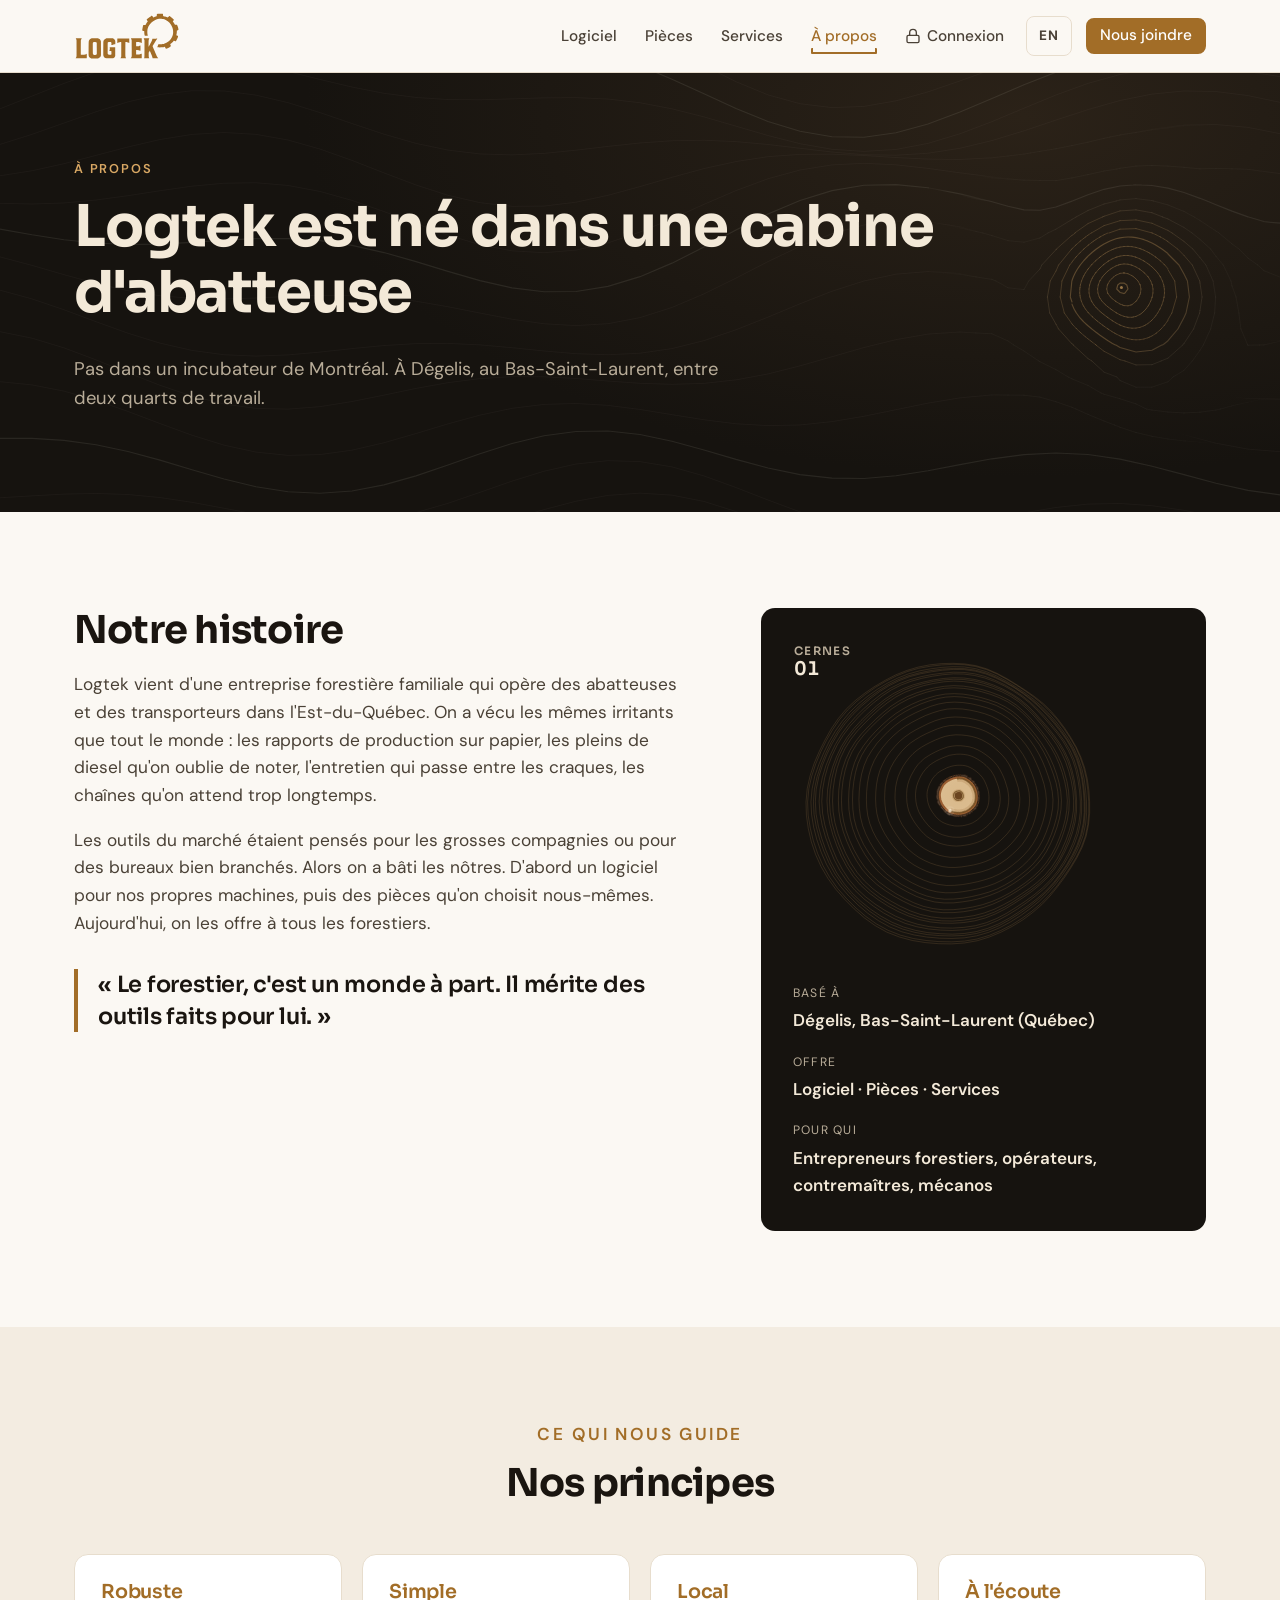
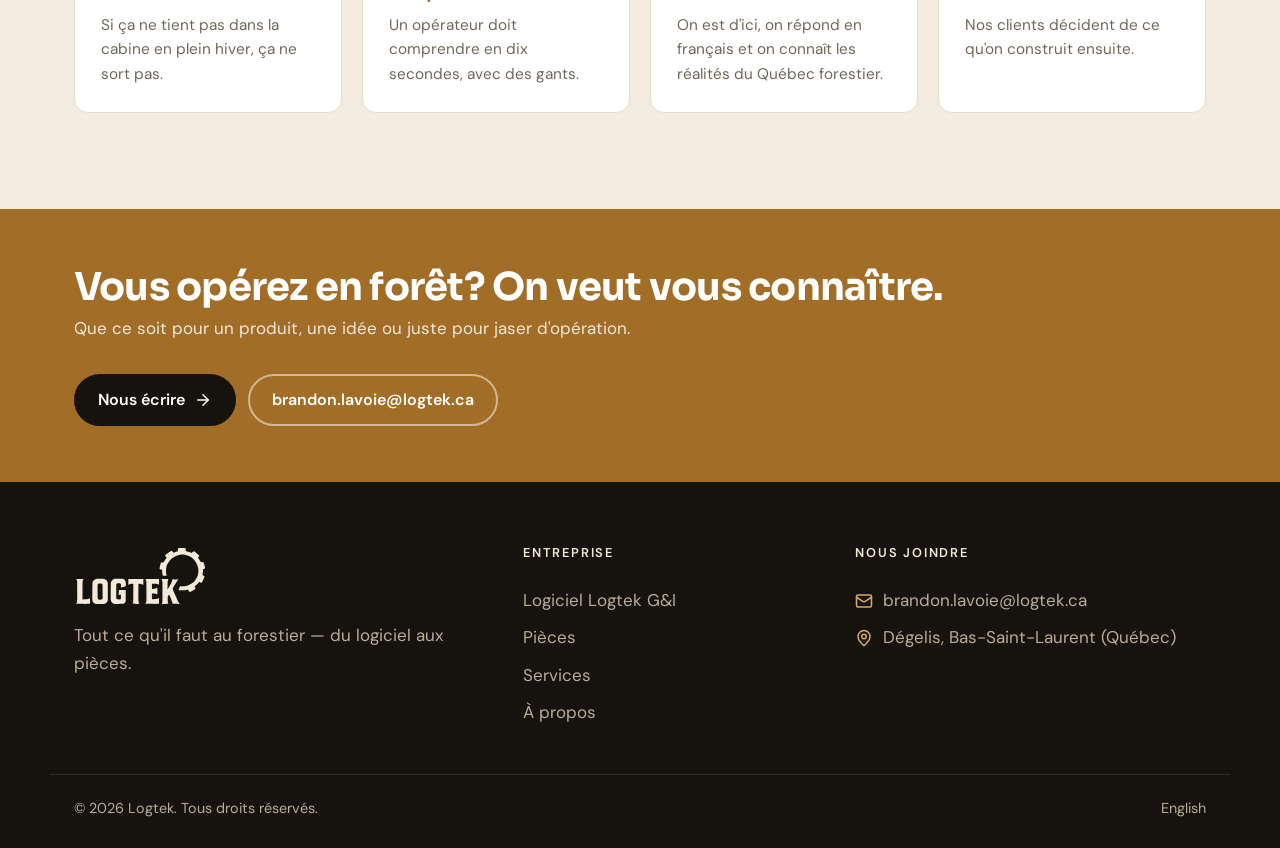
<file: logtek.ca/a-propos.html>
<!doctype html>
<html lang="fr-CA">
<head>
<meta charset="utf-8">
<meta name="viewport" content="width=device-width, initial-scale=1">
<title>À propos | Logtek</title>
<meta name="description" content="Logtek est né d'une entreprise forestière familiale de Dégelis, au Bas-Saint-Laurent. Notre mission : aider les forestiers sous tous les angles.">
<link rel="canonical" href="https://logtek.ca/a-propos.html">
<link rel="alternate" hreflang="fr-CA" href="https://logtek.ca/a-propos.html">
<link rel="alternate" hreflang="en-CA" href="https://logtek.ca/en/about.html">
<link rel="alternate" hreflang="x-default" href="https://logtek.ca/a-propos.html">
<meta property="og:type" content="website">
<meta property="og:title" content="À propos | Logtek">
<meta property="og:description" content="Logtek est né d'une entreprise forestière familiale de Dégelis, au Bas-Saint-Laurent. Notre mission : aider les forestiers sous tous les angles.">
<meta property="og:url" content="https://logtek.ca/a-propos.html">
<meta property="og:locale" content="fr_CA">
<meta name="theme-color" content="#A26D27">
<meta property="og:image" content="https://logtek.ca/assets/img/og-image.png">
<link rel="icon" href="assets/img/favicon.svg" type="image/svg+xml">
<link rel="expect" href="#main" blocking="render">
<script src="assets/js/fx-kerf.js?v=20260928b"></script>
<link rel="preconnect" href="https://fonts.googleapis.com">
<link rel="preconnect" href="https://fonts.gstatic.com" crossorigin>
<link href="https://fonts.googleapis.com/css2?family=Sora:wght@600;700&family=DM+Sans:wght@400;500;700&display=swap" rel="stylesheet">
<link rel="stylesheet" href="assets/css/style.css?v=20260928b">
<link rel="stylesheet" href="assets/css/fx-topo-stump.css?v=20260928b">
<link rel="stylesheet" href="assets/css/fx-guide-bar.css?v=20260928b">
<link rel="stylesheet" href="assets/css/fx-rings.css?v=20260928b">
<link rel="stylesheet" href="assets/css/fx-kerf.css?v=20260928b">
</head>
<body data-page="about" data-lang="fr" data-email="brandon.lavoie@logtek.ca" data-endpoint="">
<a class="skip" href="#main">Aller au contenu</a>
<header class="site-header">
  <div class="wrap header-inner">
    <a class="brand" href="./" aria-label="Logtek — accueil">
      <img src="assets/img/logo.svg" alt="Logtek" width="106" height="48">
    </a>
    <nav class="main-nav" id="main-nav" aria-label="Navigation principale">
      <a href="logiciel.html">Logiciel</a><a href="chaines.html">Pièces</a><a href="services.html">Services</a><a href="a-propos.html" aria-current="page">À propos</a>
      <a class="app-link" href="https://logtekgi.ca" rel="noopener"><svg class="ic" viewBox="0 0 24 24" fill="none" stroke="currentColor" stroke-width="2" stroke-linecap="round" stroke-linejoin="round" aria-hidden="true"><rect width="18" height="11" x="3" y="11" rx="2" ry="2"/><path d="M7 11V7a5 5 0 0 1 10 0v4"/></svg>Connexion</a>
      <a class="lang" href="en/about.html" hreflang="en" lang="en">EN</a>
      <a class="btn btn-sm" href="contact.html">Nous joindre</a>
    </nav>
    <button class="nav-toggle" aria-controls="main-nav" aria-expanded="false" aria-label="Menu"><svg class="ic ic-open" viewBox="0 0 24 24" fill="none" stroke="currentColor" stroke-width="2" stroke-linecap="round" stroke-linejoin="round" aria-hidden="true"><line x1="4" x2="20" y1="12" y2="12"/><line x1="4" x2="20" y1="6" y2="6"/><line x1="4" x2="20" y1="18" y2="18"/></svg><svg class="ic ic-close" viewBox="0 0 24 24" fill="none" stroke="currentColor" stroke-width="2" stroke-linecap="round" stroke-linejoin="round" aria-hidden="true"><path d="M18 6 6 18"/><path d="m6 6 12 12"/></svg></button>
  </div>
</header>
<main id="main">

<section class="page-hero">
  <div class="topo-bg" aria-hidden="true"></div>
  <div class="wrap">
    <p class="eyebrow">À propos</p>
    <h1>Logtek est né dans une cabine d'abatteuse</h1>
    <p class="lead">Pas dans un incubateur de Montréal. À Dégelis, au Bas-Saint-Laurent, entre deux quarts de travail.</p>
    
  </div>
</section>
<section class="section">
  <div class="wrap story">
    <div class="story-text">
      <h2>Notre histoire</h2>
      <p>Logtek vient d'une entreprise forestière familiale qui opère des abatteuses et des transporteurs dans l'Est-du-Québec. On a vécu les mêmes irritants que tout le monde : les rapports de production sur papier, les pleins de diesel qu'on oublie de noter, l'entretien qui passe entre les craques, les chaînes qu'on attend trop longtemps.</p>
      <p>Les outils du marché étaient pensés pour les grosses compagnies ou pour des bureaux bien branchés. Alors on a bâti les nôtres. D'abord un logiciel pour nos propres machines, puis des pièces qu'on choisit nous-mêmes. Aujourd'hui, on les offre à tous les forestiers.</p>
      <p class="big-quote">« Le forestier, c'est un monde à part. Il mérite des outils faits pour lui. »</p>
    </div>
    <div class="story-card">
      <svg class="ic big" viewBox="0 0 24 24" fill="none" stroke="currentColor" stroke-width="2" stroke-linecap="round" stroke-linejoin="round" aria-hidden="true"><path d="m17 14 3 3.3a1 1 0 0 1-.7 1.7H4.7a1 1 0 0 1-.7-1.7L7 14h-.3a1 1 0 0 1-.7-1.7L9 9h-.2A1 1 0 0 1 8 7.3L12 3l4 4.3a1 1 0 0 1-.8 1.7H15l3 3.3a1 1 0 0 1-.7 1.7H17Z"/><path d="M12 22v-3"/></svg>
      <dl>
        <div><dt>Basé à</dt><dd>Dégelis, Bas-Saint-Laurent (Québec)</dd></div>
        <div><dt>Offre</dt><dd>Logiciel · Pièces · Services</dd></div>
        <div><dt>Pour qui</dt><dd>Entrepreneurs forestiers, opérateurs, contremaîtres, mécanos</dd></div>
      </dl>
    </div>
  </div>
</section>
<section class="section section-alt">
  <div class="wrap">
    <div class="section-head">
      <p class="eyebrow dark">Ce qui nous guide</p>
      <h2>Nos principes</h2>
    </div>
    <div class="values"><div><h3>Robuste</h3><p>Si ça ne tient pas dans la cabine en plein hiver, ça ne sort pas.</p></div><div><h3>Simple</h3><p>Un opérateur doit comprendre en dix secondes, avec des gants.</p></div><div><h3>Local</h3><p>On est d'ici, on répond en français et on connaît les réalités du Québec forestier.</p></div><div><h3>À l'écoute</h3><p>Nos clients décident de ce qu'on construit ensuite.</p></div></div>
  </div>
</section>

<section class="cta-band">
  <div class="wrap cta-inner">
    <div>
      <h2>Vous opérez en forêt? On veut vous connaître.</h2>
      <p>Que ce soit pour un produit, une idée ou juste pour jaser d'opération.</p>
    </div>
    <div class="cta-actions">
      <a class="btn" href="contact.html">Nous écrire <svg class="ic" viewBox="0 0 24 24" fill="none" stroke="currentColor" stroke-width="2" stroke-linecap="round" stroke-linejoin="round" aria-hidden="true"><path d="M5 12h14"/><path d="m12 5 7 7-7 7"/></svg></a>
      <a class="btn btn-ghost-light" href="mailto:brandon.lavoie@logtek.ca">brandon.lavoie@logtek.ca</a>
    </div>
  </div>
</section>

</main>
<footer class="site-footer">
  <div class="wrap footer-grid">
    <div class="footer-brand">
      <img src="assets/img/logo-light.svg" alt="Logtek" width="132" height="60" class="footer-logo">
      <p>Tout ce qu'il faut au forestier — du logiciel aux pièces.</p>
    </div>
    <div>
      <h3>Entreprise</h3>
      <a href="logiciel.html">Logiciel Logtek G&amp;I</a>
      <a href="chaines.html">Pièces</a>
      <a href="services.html">Services</a>
      <a href="a-propos.html">À propos</a>
    </div>
    <div>
      <h3>Nous joindre</h3>
      <a href="mailto:brandon.lavoie@logtek.ca"><svg class="ic" viewBox="0 0 24 24" fill="none" stroke="currentColor" stroke-width="2" stroke-linecap="round" stroke-linejoin="round" aria-hidden="true"><rect width="20" height="16" x="2" y="4" rx="2"/><path d="m22 7-8.97 5.7a1.94 1.94 0 0 1-2.06 0L2 7"/></svg>brandon.lavoie@logtek.ca</a>
      
      <span><svg class="ic" viewBox="0 0 24 24" fill="none" stroke="currentColor" stroke-width="2" stroke-linecap="round" stroke-linejoin="round" aria-hidden="true"><path d="M20 10c0 4.993-5.539 10.193-7.399 11.799a1 1 0 0 1-1.202 0C9.539 20.193 4 14.993 4 10a8 8 0 0 1 16 0"/><circle cx="12" cy="10" r="3"/></svg>Dégelis, Bas-Saint-Laurent (Québec)</span>
    </div>
  </div>
  <div class="wrap footer-base">
    <span>© 2026 Logtek. Tous droits réservés.</span>
    <a href="en/about.html" hreflang="en">English</a>
  </div>
</footer>
<script src="assets/js/main.js?v=20260928b" defer></script>
<script src="assets/js/fx-core.js?v=20260928b" defer></script>
<script src="assets/js/fx-rings.js?v=20260928b" defer></script>
<script src="assets/js/fx-guide-bar.js?v=20260928b" defer></script>
<script src="assets/js/fx-topo-stump.js?v=20260928b" defer></script>
</body>
</html>
</file>
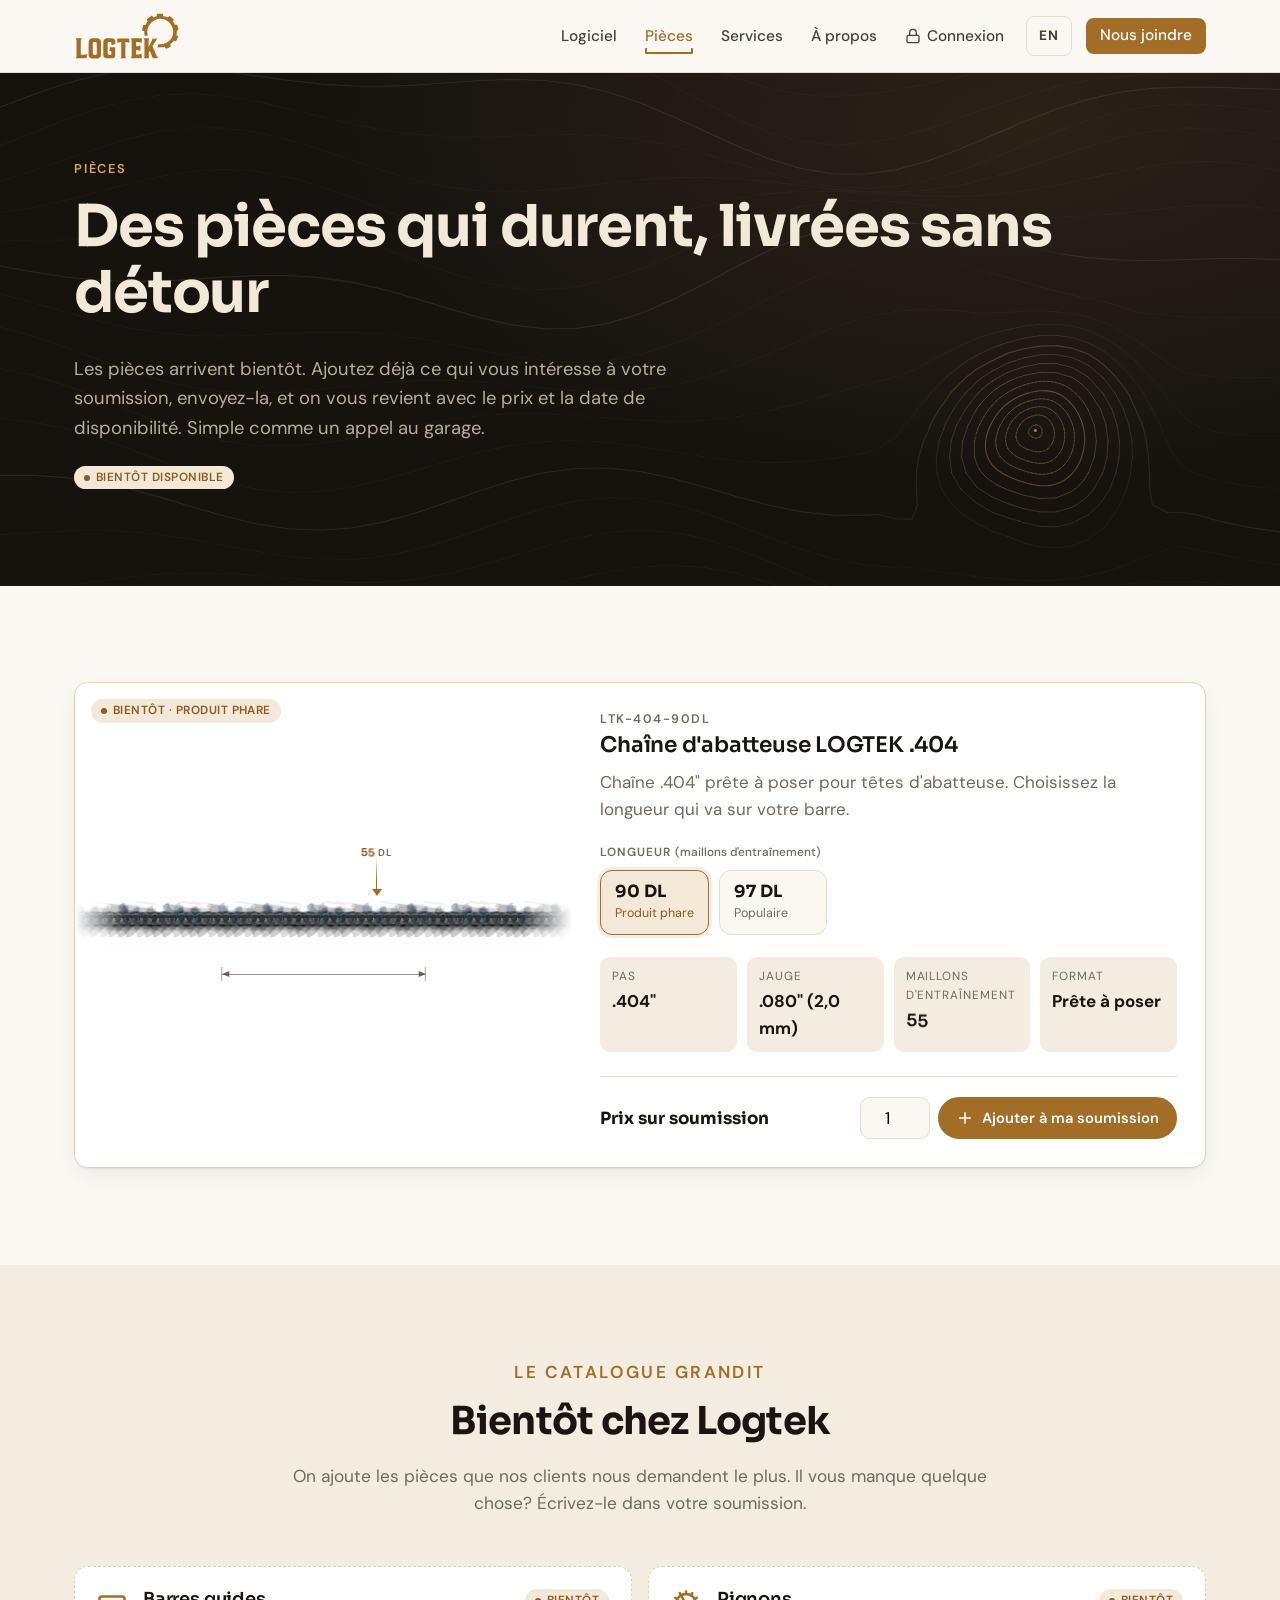
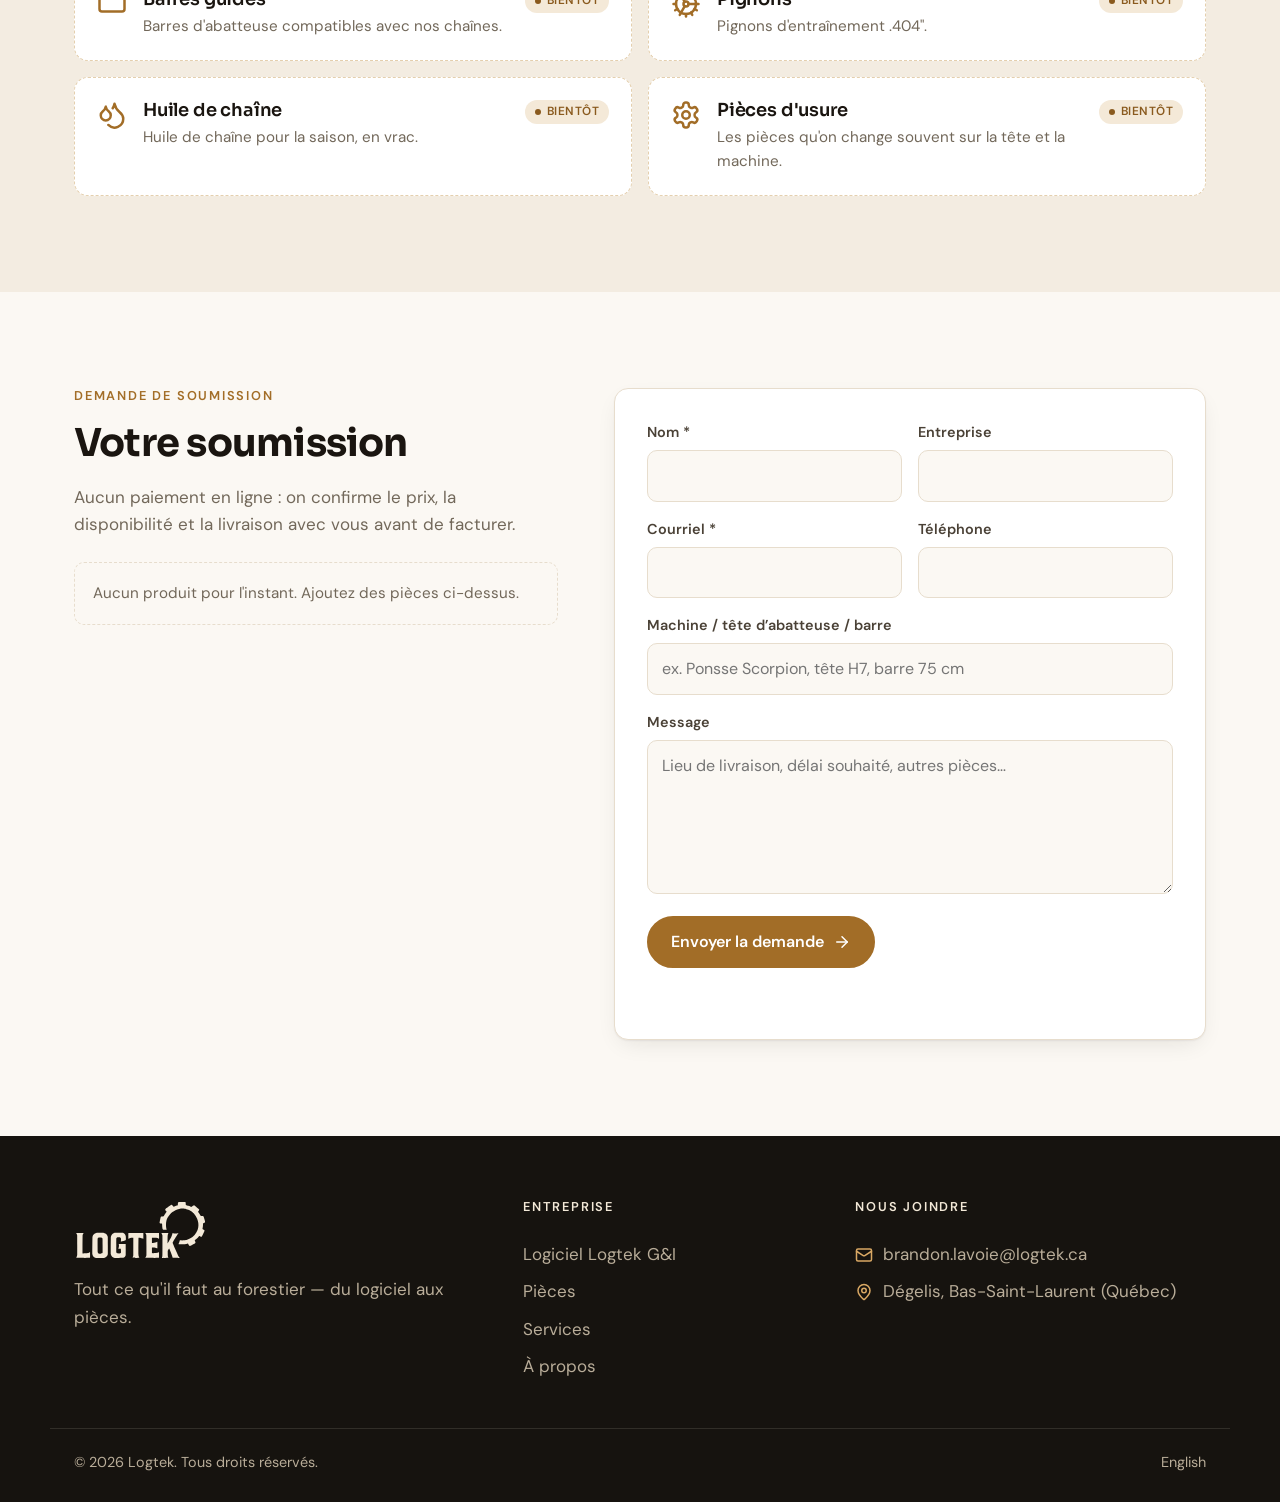
<file: logtek.ca/chaines.html>
<!doctype html>
<html lang="fr-CA">
<head>
<meta charset="utf-8">
<meta name="viewport" content="width=device-width, initial-scale=1">
<title>Pièces pour forestiers | Logtek</title>
<meta name="description" content="Pièces pour machines forestières : chaînes d'abatteuse LOGTEK .404&quot;, barres, pignons, huile et pièces d'usure. Bientôt disponibles, soumission rapide.">
<link rel="canonical" href="https://logtek.ca/chaines.html">
<link rel="alternate" hreflang="fr-CA" href="https://logtek.ca/chaines.html">
<link rel="alternate" hreflang="en-CA" href="https://logtek.ca/en/chains.html">
<link rel="alternate" hreflang="x-default" href="https://logtek.ca/chaines.html">
<meta property="og:type" content="website">
<meta property="og:title" content="Pièces pour forestiers | Logtek">
<meta property="og:description" content="Pièces pour machines forestières : chaînes d'abatteuse LOGTEK .404&quot;, barres, pignons, huile et pièces d'usure. Bientôt disponibles, soumission rapide.">
<meta property="og:url" content="https://logtek.ca/chaines.html">
<meta property="og:locale" content="fr_CA">
<meta name="theme-color" content="#A26D27">
<meta property="og:image" content="https://logtek.ca/assets/img/og-image.png">
<link rel="icon" href="assets/img/favicon.svg" type="image/svg+xml">
<link rel="expect" href="#main" blocking="render">
<script src="assets/js/fx-kerf.js?v=20260928b"></script>
<link rel="preconnect" href="https://fonts.googleapis.com">
<link rel="preconnect" href="https://fonts.gstatic.com" crossorigin>
<link href="https://fonts.googleapis.com/css2?family=Sora:wght@600;700&family=DM+Sans:wght@400;500;700&display=swap" rel="stylesheet">
<link rel="stylesheet" href="assets/css/style.css?v=20260928b">
<link rel="stylesheet" href="assets/css/fx-topo-stump.css?v=20260928b">
<link rel="stylesheet" href="assets/css/fx-guide-bar.css?v=20260928b">
<link rel="stylesheet" href="assets/css/fx-dl-index.css?v=20260928b">
<link rel="stylesheet" href="assets/css/fx-kerf.css?v=20260928b">
</head>
<body data-page="chains" data-lang="fr" data-email="brandon.lavoie@logtek.ca" data-endpoint="">
<a class="skip" href="#main">Aller au contenu</a>
<header class="site-header">
  <div class="wrap header-inner">
    <a class="brand" href="./" aria-label="Logtek — accueil">
      <img src="assets/img/logo.svg" alt="Logtek" width="106" height="48">
    </a>
    <nav class="main-nav" id="main-nav" aria-label="Navigation principale">
      <a href="logiciel.html">Logiciel</a><a href="chaines.html" aria-current="page">Pièces</a><a href="services.html">Services</a><a href="a-propos.html">À propos</a>
      <a class="app-link" href="https://logtekgi.ca" rel="noopener"><svg class="ic" viewBox="0 0 24 24" fill="none" stroke="currentColor" stroke-width="2" stroke-linecap="round" stroke-linejoin="round" aria-hidden="true"><rect width="18" height="11" x="3" y="11" rx="2" ry="2"/><path d="M7 11V7a5 5 0 0 1 10 0v4"/></svg>Connexion</a>
      <a class="lang" href="en/chains.html" hreflang="en" lang="en">EN</a>
      <a class="btn btn-sm" href="contact.html">Nous joindre</a>
    </nav>
    <button class="nav-toggle" aria-controls="main-nav" aria-expanded="false" aria-label="Menu"><svg class="ic ic-open" viewBox="0 0 24 24" fill="none" stroke="currentColor" stroke-width="2" stroke-linecap="round" stroke-linejoin="round" aria-hidden="true"><line x1="4" x2="20" y1="12" y2="12"/><line x1="4" x2="20" y1="6" y2="6"/><line x1="4" x2="20" y1="18" y2="18"/></svg><svg class="ic ic-close" viewBox="0 0 24 24" fill="none" stroke="currentColor" stroke-width="2" stroke-linecap="round" stroke-linejoin="round" aria-hidden="true"><path d="M18 6 6 18"/><path d="m6 6 12 12"/></svg></button>
  </div>
</header>
<main id="main">

<section class="page-hero">
  <div class="topo-bg" aria-hidden="true"></div>
  <div class="wrap">
    <p class="eyebrow">Pièces</p>
    <h1>Des pièces qui durent, livrées sans détour</h1>
    <p class="lead">Les pièces arrivent bientôt. Ajoutez déjà ce qui vous intéresse à votre soumission, envoyez-la, et on vous revient avec le prix et la date de disponibilité. Simple comme un appel au garage.</p>
    <p><span class="chip chip-soon">Bientôt disponible</span></p>
    
  </div>
</section>
<section class="section">
  <div class="wrap">
    <div class="products">
      <article class="product featured" data-sku="LTK-404" data-name="Chaîne d'abatteuse LOGTEK .404">
        <div class="product-visual photo"><picture><source type="image/avif" srcset="assets/img/chaine-404.avif"><img src="assets/img/chaine-404.jpg" alt="Chaîne d'abatteuse .404" width="950" height="150" decoding="async"></picture><span class="chip chip-soon">Bientôt · Produit phare</span></div>
        <div class="product-body">
          <p class="sku" data-sku-out>LTK-404-90DL</p>
          <h3>Chaîne d'abatteuse LOGTEK .404</h3>
          <p>Chaîne .404" prête à poser pour têtes d'abatteuse. Choisissez la longueur qui va sur votre barre.</p>
          <fieldset class="variants">
            <legend>Longueur <small>(maillons d'entraînement)</small></legend>
            <div class="variant-list"><label class="variant"><input type="radio" name="longueur-chaine" value="LTK-404-90DL" data-label="90 DL" data-dl="90" checked><span><b>90 DL</b><small>Produit phare</small></span></label><label class="variant"><input type="radio" name="longueur-chaine" value="LTK-404-97DL" data-label="97 DL" data-dl="97"><span><b>97 DL</b><small>Populaire</small></span></label></div>
          </fieldset>
          <dl class="specs"><div><dt>Pas</dt><dd>.404"</dd></div><div><dt>Jauge</dt><dd>.080" (2,0 mm)</dd></div><div><dt>Maillons d'entraînement</dt><dd data-dl-out>90</dd></div><div><dt>Format</dt><dd>Prête à poser</dd></div></dl>
          <div class="product-foot">
            <div class="price-wrap"><strong class="price">Prix sur soumission</strong></div>
            <div class="add">
              <label class="sr" for="q-chaine">Quantité</label>
              <input id="q-chaine" type="number" min="1" value="1" inputmode="numeric">
              <button class="btn btn-sm" data-add><svg class="ic" viewBox="0 0 24 24" fill="none" stroke="currentColor" stroke-width="2" stroke-linecap="round" stroke-linejoin="round" aria-hidden="true"><path d="M5 12h14"/><path d="M12 5v14"/></svg>Ajouter à ma soumission</button>
            </div>
          </div>
        </div>
      </article></div>
  </div>
</section>

<section class="section section-alt" id="bientot">
  <div class="wrap">
    <div class="section-head">
      <p class="eyebrow dark">Le catalogue grandit</p>
      <h2>Bientôt chez Logtek</h2>
      <p>On ajoute les pièces que nos clients nous demandent le plus. Il vous manque quelque chose? Écrivez-le dans votre soumission.</p>
    </div>
    <div class="soon-grid">
      <div class="soon-card"><svg class="ic" viewBox="0 0 24 24" fill="none" stroke="currentColor" stroke-width="2" stroke-linecap="round" stroke-linejoin="round" aria-hidden="true"><rect width="20" height="12" x="2" y="6" rx="2"/></svg><div><h3>Barres guides</h3><p>Barres d'abatteuse compatibles avec nos chaînes.</p></div><span class="chip chip-soon">Bientôt</span></div>
      <div class="soon-card"><svg class="ic" viewBox="0 0 24 24" fill="none" stroke="currentColor" stroke-width="2" stroke-linecap="round" stroke-linejoin="round" aria-hidden="true"><path d="M12 20a8 8 0 1 0 0-16 8 8 0 0 0 0 16Z"/><path d="M12 14a2 2 0 1 0 0-4 2 2 0 0 0 0 4Z"/><path d="M12 2v2"/><path d="M12 22v-2"/><path d="m17 20.66-1-1.73"/><path d="M11 10.27 7 3.34"/><path d="m20.66 17-1.73-1"/><path d="m3.34 7 1.73 1"/><path d="M14 12h8"/><path d="M2 12h2"/><path d="m20.66 7-1.73 1"/><path d="m3.34 17 1.73-1"/><path d="m17 3.34-1 1.73"/><path d="m11 13.73-4 6.93"/></svg><div><h3>Pignons</h3><p>Pignons d'entraînement .404".</p></div><span class="chip chip-soon">Bientôt</span></div>
      <div class="soon-card"><svg class="ic" viewBox="0 0 24 24" fill="none" stroke="currentColor" stroke-width="2" stroke-linecap="round" stroke-linejoin="round" aria-hidden="true"><path d="M7 16.3c2.2 0 4-1.83 4-4.05 0-1.16-.57-2.26-1.71-3.19S7.29 6.75 7 5.3c-.29 1.45-1.14 2.84-2.29 3.76S3 11.1 3 12.25c0 2.22 1.8 4.05 4 4.05z"/><path d="M12.56 6.6A10.97 10.97 0 0 0 14 3.02c.5 2.5 2 4.9 4 6.5s3 3.5 3 5.5a6.98 6.98 0 0 1-11.91 4.97"/></svg><div><h3>Huile de chaîne</h3><p>Huile de chaîne pour la saison, en vrac.</p></div><span class="chip chip-soon">Bientôt</span></div>
      <div class="soon-card"><svg class="ic" viewBox="0 0 24 24" fill="none" stroke="currentColor" stroke-width="2" stroke-linecap="round" stroke-linejoin="round" aria-hidden="true"><path d="M12.22 2h-.44a2 2 0 0 0-2 2v.18a2 2 0 0 1-1 1.73l-.43.25a2 2 0 0 1-2 0l-.15-.08a2 2 0 0 0-2.73.73l-.22.38a2 2 0 0 0 .73 2.73l.15.1a2 2 0 0 1 1 1.72v.51a2 2 0 0 1-1 1.74l-.15.09a2 2 0 0 0-.73 2.73l.22.38a2 2 0 0 0 2.73.73l.15-.08a2 2 0 0 1 2 0l.43.25a2 2 0 0 1 1 1.73V20a2 2 0 0 0 2 2h.44a2 2 0 0 0 2-2v-.18a2 2 0 0 1 1-1.73l.43-.25a2 2 0 0 1 2 0l.15.08a2 2 0 0 0 2.73-.73l.22-.39a2 2 0 0 0-.73-2.73l-.15-.08a2 2 0 0 1-1-1.74v-.5a2 2 0 0 1 1-1.74l.15-.09a2 2 0 0 0 .73-2.73l-.22-.38a2 2 0 0 0-2.73-.73l-.15.08a2 2 0 0 1-2 0l-.43-.25a2 2 0 0 1-1-1.73V4a2 2 0 0 0-2-2z"/><circle cx="12" cy="12" r="3"/></svg><div><h3>Pièces d'usure</h3><p>Les pièces qu'on change souvent sur la tête et la machine.</p></div><span class="chip chip-soon">Bientôt</span></div></div>
  </div>
</section>

<section class="section" id="soumission">
  <div class="wrap quote-wrap">
    <div class="quote-intro">
      <p class="eyebrow dark">Demande de soumission</p>
      <h2>Votre soumission</h2>
      <p>Aucun paiement en ligne : on confirme le prix, la disponibilité et la livraison avec vous avant de facturer.</p>
      <div class="quote-list" id="quote-list" data-empty="Aucun produit pour l'instant. Ajoutez des pièces ci-dessus."></div>
    </div>
    
<form class="form" data-form="quote" novalidate>
  <div class="form-grid">
    <label class="field"><span>Nom *</span><input name="nom" autocomplete="name" required></label>
    <label class="field"><span>Entreprise</span><input name="entreprise" autocomplete="organization"></label>
    <label class="field"><span>Courriel *</span><input name="courriel" type="email" autocomplete="email" required></label>
    <label class="field"><span>Téléphone</span><input name="telephone" type="tel" autocomplete="tel"></label>
    
    <label class="field full"><span>Machine / tête d’abatteuse / barre</span><input name="machine" placeholder="ex. Ponsse Scorpion, tête H7, barre 75 cm"></label>
    <label class="field full"><span>Message</span><textarea name="message" rows="5"  placeholder="Lieu de livraison, délai souhaité, autres pièces…"></textarea></label>
  </div>
  <button class="btn" type="submit">Envoyer la demande <svg class="ic" viewBox="0 0 24 24" fill="none" stroke="currentColor" stroke-width="2" stroke-linecap="round" stroke-linejoin="round" aria-hidden="true"><path d="M5 12h14"/><path d="m12 5 7 7-7 7"/></svg></button>
  <p class="form-status" role="status" aria-live="polite"></p>
</form>
  </div>
</section>
<div class="quote-bar" id="quote-bar" hidden>
  <span><svg class="ic" viewBox="0 0 24 24" fill="none" stroke="currentColor" stroke-width="2" stroke-linecap="round" stroke-linejoin="round" aria-hidden="true"><rect width="8" height="4" x="8" y="2" rx="1" ry="1"/><path d="M16 4h2a2 2 0 0 1 2 2v14a2 2 0 0 1-2 2H6a2 2 0 0 1-2-2V6a2 2 0 0 1 2-2h2"/><path d="M12 11h4"/><path d="M12 16h4"/><path d="M8 11h.01"/><path d="M8 16h.01"/></svg><b id="quote-count">0</b> article(s) dans votre soumission</span>
  <a class="btn btn-sm" href="#soumission">Envoyer la soumission <svg class="ic" viewBox="0 0 24 24" fill="none" stroke="currentColor" stroke-width="2" stroke-linecap="round" stroke-linejoin="round" aria-hidden="true"><path d="M5 12h14"/><path d="m12 5 7 7-7 7"/></svg></a>
</div>

</main>
<footer class="site-footer">
  <div class="wrap footer-grid">
    <div class="footer-brand">
      <img src="assets/img/logo-light.svg" alt="Logtek" width="132" height="60" class="footer-logo">
      <p>Tout ce qu'il faut au forestier — du logiciel aux pièces.</p>
    </div>
    <div>
      <h3>Entreprise</h3>
      <a href="logiciel.html">Logiciel Logtek G&amp;I</a>
      <a href="chaines.html">Pièces</a>
      <a href="services.html">Services</a>
      <a href="a-propos.html">À propos</a>
    </div>
    <div>
      <h3>Nous joindre</h3>
      <a href="mailto:brandon.lavoie@logtek.ca"><svg class="ic" viewBox="0 0 24 24" fill="none" stroke="currentColor" stroke-width="2" stroke-linecap="round" stroke-linejoin="round" aria-hidden="true"><rect width="20" height="16" x="2" y="4" rx="2"/><path d="m22 7-8.97 5.7a1.94 1.94 0 0 1-2.06 0L2 7"/></svg>brandon.lavoie@logtek.ca</a>
      
      <span><svg class="ic" viewBox="0 0 24 24" fill="none" stroke="currentColor" stroke-width="2" stroke-linecap="round" stroke-linejoin="round" aria-hidden="true"><path d="M20 10c0 4.993-5.539 10.193-7.399 11.799a1 1 0 0 1-1.202 0C9.539 20.193 4 14.993 4 10a8 8 0 0 1 16 0"/><circle cx="12" cy="10" r="3"/></svg>Dégelis, Bas-Saint-Laurent (Québec)</span>
    </div>
  </div>
  <div class="wrap footer-base">
    <span>© 2026 Logtek. Tous droits réservés.</span>
    <a href="en/chains.html" hreflang="en">English</a>
  </div>
</footer>
<script src="assets/js/main.js?v=20260928b" defer></script>
<script src="assets/js/fx-core.js?v=20260928b" defer></script>
<script src="assets/js/fx-dl-index.js?v=20260928b" defer></script>
<script src="assets/js/fx-guide-bar.js?v=20260928b" defer></script>
<script src="assets/js/fx-topo-stump.js?v=20260928b" defer></script>
</body>
</html>
</file>
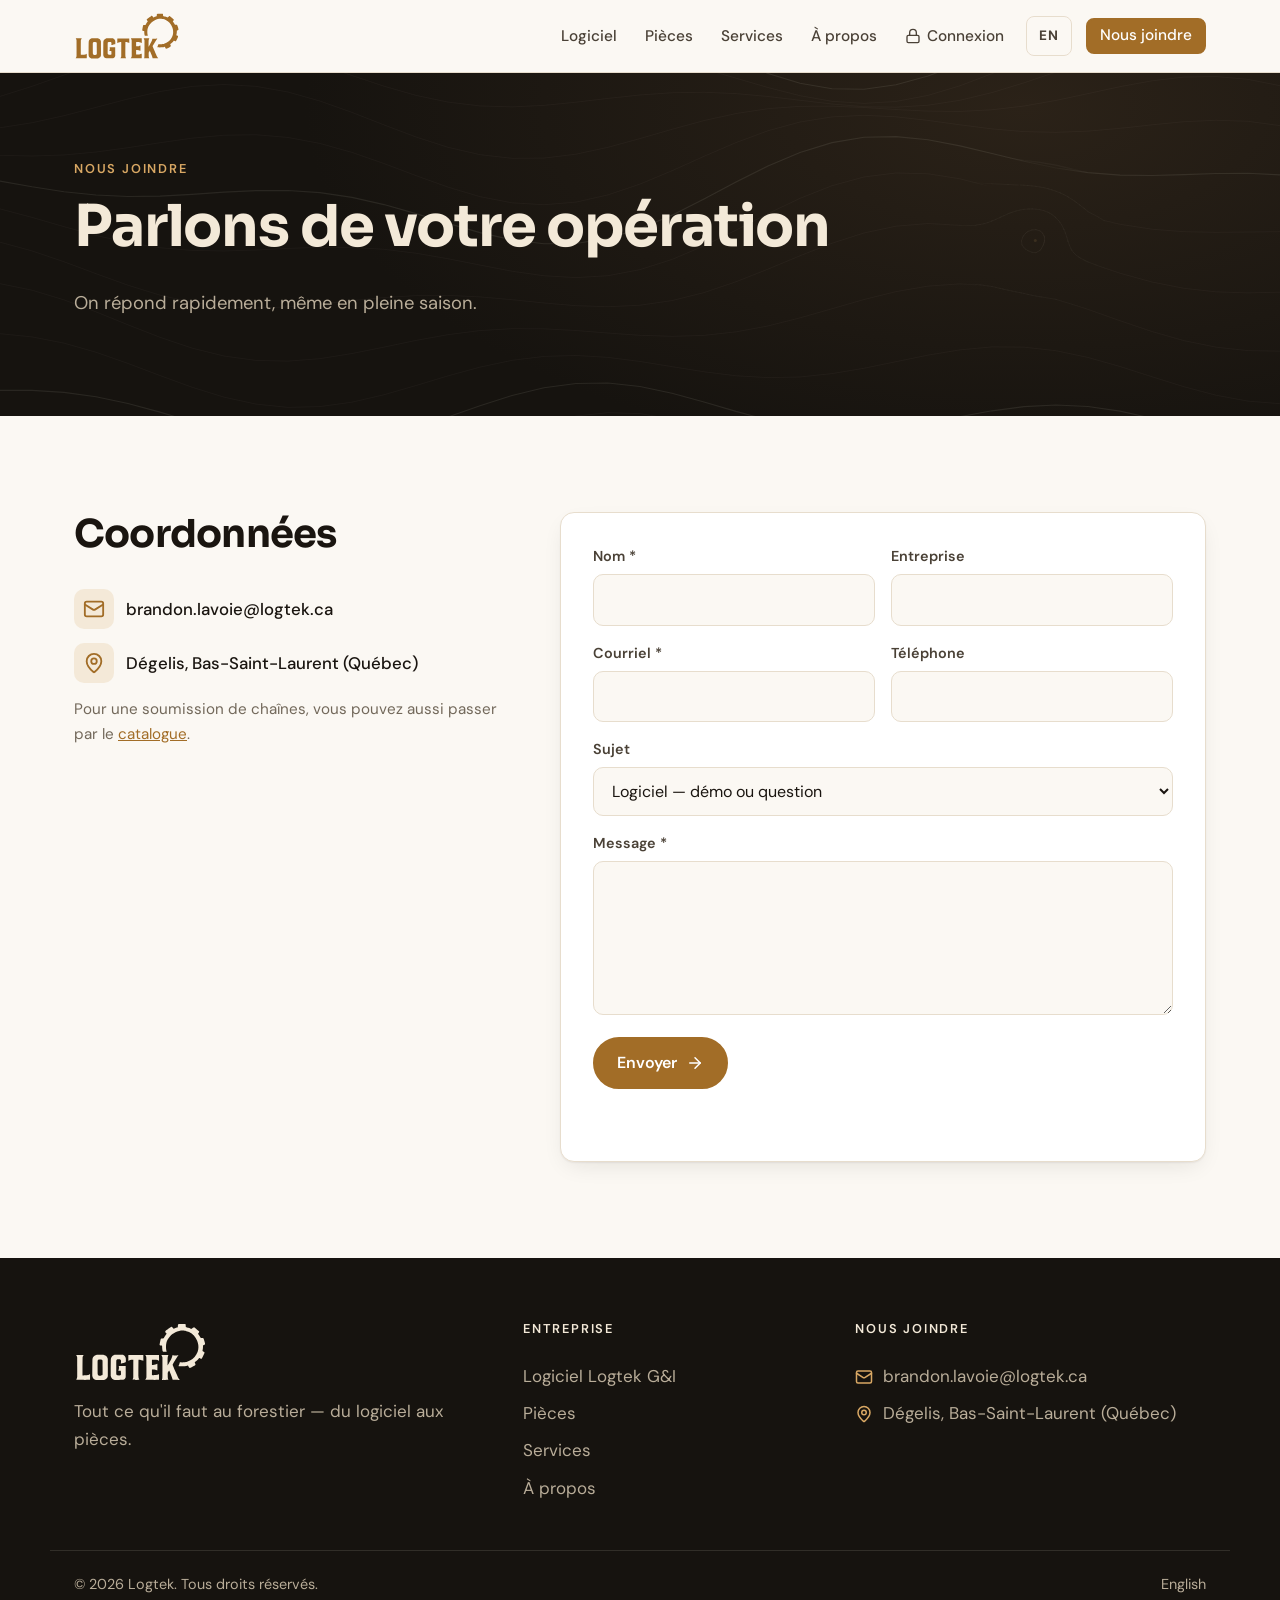
<file: logtek.ca/contact.html>
<!doctype html>
<html lang="fr-CA">
<head>
<meta charset="utf-8">
<meta name="viewport" content="width=device-width, initial-scale=1">
<title>Nous joindre | Logtek</title>
<meta name="description" content="Contactez Logtek pour une démo du logiciel, une soumission de pièces ou un besoin en services.">
<link rel="canonical" href="https://logtek.ca/contact.html">
<link rel="alternate" hreflang="fr-CA" href="https://logtek.ca/contact.html">
<link rel="alternate" hreflang="en-CA" href="https://logtek.ca/en/contact.html">
<link rel="alternate" hreflang="x-default" href="https://logtek.ca/contact.html">
<meta property="og:type" content="website">
<meta property="og:title" content="Nous joindre | Logtek">
<meta property="og:description" content="Contactez Logtek pour une démo du logiciel, une soumission de pièces ou un besoin en services.">
<meta property="og:url" content="https://logtek.ca/contact.html">
<meta property="og:locale" content="fr_CA">
<meta name="theme-color" content="#A26D27">
<meta property="og:image" content="https://logtek.ca/assets/img/og-image.png">
<link rel="icon" href="assets/img/favicon.svg" type="image/svg+xml">
<link rel="expect" href="#main" blocking="render">
<script src="assets/js/fx-kerf.js?v=20260928b"></script>
<link rel="preconnect" href="https://fonts.googleapis.com">
<link rel="preconnect" href="https://fonts.gstatic.com" crossorigin>
<link href="https://fonts.googleapis.com/css2?family=Sora:wght@600;700&family=DM+Sans:wght@400;500;700&display=swap" rel="stylesheet">
<link rel="stylesheet" href="assets/css/style.css?v=20260928b">
<link rel="stylesheet" href="assets/css/fx-topo-stump.css?v=20260928b">
<link rel="stylesheet" href="assets/css/fx-guide-bar.css?v=20260928b">
<link rel="stylesheet" href="assets/css/fx-kerf.css?v=20260928b">
</head>
<body data-page="contact" data-lang="fr" data-email="brandon.lavoie@logtek.ca" data-endpoint="">
<a class="skip" href="#main">Aller au contenu</a>
<header class="site-header">
  <div class="wrap header-inner">
    <a class="brand" href="./" aria-label="Logtek — accueil">
      <img src="assets/img/logo.svg" alt="Logtek" width="106" height="48">
    </a>
    <nav class="main-nav" id="main-nav" aria-label="Navigation principale">
      <a href="logiciel.html">Logiciel</a><a href="chaines.html">Pièces</a><a href="services.html">Services</a><a href="a-propos.html">À propos</a>
      <a class="app-link" href="https://logtekgi.ca" rel="noopener"><svg class="ic" viewBox="0 0 24 24" fill="none" stroke="currentColor" stroke-width="2" stroke-linecap="round" stroke-linejoin="round" aria-hidden="true"><rect width="18" height="11" x="3" y="11" rx="2" ry="2"/><path d="M7 11V7a5 5 0 0 1 10 0v4"/></svg>Connexion</a>
      <a class="lang" href="en/contact.html" hreflang="en" lang="en">EN</a>
      <a class="btn btn-sm" href="contact.html">Nous joindre</a>
    </nav>
    <button class="nav-toggle" aria-controls="main-nav" aria-expanded="false" aria-label="Menu"><svg class="ic ic-open" viewBox="0 0 24 24" fill="none" stroke="currentColor" stroke-width="2" stroke-linecap="round" stroke-linejoin="round" aria-hidden="true"><line x1="4" x2="20" y1="12" y2="12"/><line x1="4" x2="20" y1="6" y2="6"/><line x1="4" x2="20" y1="18" y2="18"/></svg><svg class="ic ic-close" viewBox="0 0 24 24" fill="none" stroke="currentColor" stroke-width="2" stroke-linecap="round" stroke-linejoin="round" aria-hidden="true"><path d="M18 6 6 18"/><path d="m6 6 12 12"/></svg></button>
  </div>
</header>
<main id="main">

<section class="page-hero">
  <div class="topo-bg" aria-hidden="true"></div>
  <div class="wrap">
    <p class="eyebrow">Nous joindre</p>
    <h1>Parlons de votre opération</h1>
    <p class="lead">On répond rapidement, même en pleine saison.</p>
    
  </div>
</section>
<section class="section">
  <div class="wrap contact-wrap">
    <div class="contact-info">
      <h2>Coordonnées</h2>
      <a href="mailto:brandon.lavoie@logtek.ca"><svg class="ic" viewBox="0 0 24 24" fill="none" stroke="currentColor" stroke-width="2" stroke-linecap="round" stroke-linejoin="round" aria-hidden="true"><rect width="20" height="16" x="2" y="4" rx="2"/><path d="m22 7-8.97 5.7a1.94 1.94 0 0 1-2.06 0L2 7"/></svg>brandon.lavoie@logtek.ca</a>
      
      <span><svg class="ic" viewBox="0 0 24 24" fill="none" stroke="currentColor" stroke-width="2" stroke-linecap="round" stroke-linejoin="round" aria-hidden="true"><path d="M20 10c0 4.993-5.539 10.193-7.399 11.799a1 1 0 0 1-1.202 0C9.539 20.193 4 14.993 4 10a8 8 0 0 1 16 0"/><circle cx="12" cy="10" r="3"/></svg>Dégelis, Bas-Saint-Laurent (Québec)</span>
      <p class="muted">Pour une soumission de chaînes, vous pouvez aussi passer par le <a href="chaines.html#soumission">catalogue</a>.</p>
    </div>
    
<form class="form" data-form="contact" novalidate>
  <div class="form-grid">
    <label class="field"><span>Nom *</span><input name="nom" autocomplete="name" required></label>
    <label class="field"><span>Entreprise</span><input name="entreprise" autocomplete="organization"></label>
    <label class="field"><span>Courriel *</span><input name="courriel" type="email" autocomplete="email" required></label>
    <label class="field"><span>Téléphone</span><input name="telephone" type="tel" autocomplete="tel"></label>
    <label class="field full"><span>Sujet</span><select name="sujet"><option value="demo">Logiciel — démo ou question</option><option value="pieces">Pièces</option><option value="services">Services</option><option value="autre">Autre</option></select></label>
    
    <label class="field full"><span>Message *</span><textarea name="message" rows="5" required placeholder=""></textarea></label>
  </div>
  <button class="btn" type="submit">Envoyer <svg class="ic" viewBox="0 0 24 24" fill="none" stroke="currentColor" stroke-width="2" stroke-linecap="round" stroke-linejoin="round" aria-hidden="true"><path d="M5 12h14"/><path d="m12 5 7 7-7 7"/></svg></button>
  <p class="form-status" role="status" aria-live="polite"></p>
</form>
  </div>
</section>

</main>
<footer class="site-footer">
  <div class="wrap footer-grid">
    <div class="footer-brand">
      <img src="assets/img/logo-light.svg" alt="Logtek" width="132" height="60" class="footer-logo">
      <p>Tout ce qu'il faut au forestier — du logiciel aux pièces.</p>
    </div>
    <div>
      <h3>Entreprise</h3>
      <a href="logiciel.html">Logiciel Logtek G&amp;I</a>
      <a href="chaines.html">Pièces</a>
      <a href="services.html">Services</a>
      <a href="a-propos.html">À propos</a>
    </div>
    <div>
      <h3>Nous joindre</h3>
      <a href="mailto:brandon.lavoie@logtek.ca"><svg class="ic" viewBox="0 0 24 24" fill="none" stroke="currentColor" stroke-width="2" stroke-linecap="round" stroke-linejoin="round" aria-hidden="true"><rect width="20" height="16" x="2" y="4" rx="2"/><path d="m22 7-8.97 5.7a1.94 1.94 0 0 1-2.06 0L2 7"/></svg>brandon.lavoie@logtek.ca</a>
      
      <span><svg class="ic" viewBox="0 0 24 24" fill="none" stroke="currentColor" stroke-width="2" stroke-linecap="round" stroke-linejoin="round" aria-hidden="true"><path d="M20 10c0 4.993-5.539 10.193-7.399 11.799a1 1 0 0 1-1.202 0C9.539 20.193 4 14.993 4 10a8 8 0 0 1 16 0"/><circle cx="12" cy="10" r="3"/></svg>Dégelis, Bas-Saint-Laurent (Québec)</span>
    </div>
  </div>
  <div class="wrap footer-base">
    <span>© 2026 Logtek. Tous droits réservés.</span>
    <a href="en/contact.html" hreflang="en">English</a>
  </div>
</footer>
<script src="assets/js/main.js?v=20260928b" defer></script>
<script src="assets/js/fx-core.js?v=20260928b" defer></script>
<script src="assets/js/fx-guide-bar.js?v=20260928b" defer></script>
<script src="assets/js/fx-topo-stump.js?v=20260928b" defer></script>
</body>
</html>
</file>
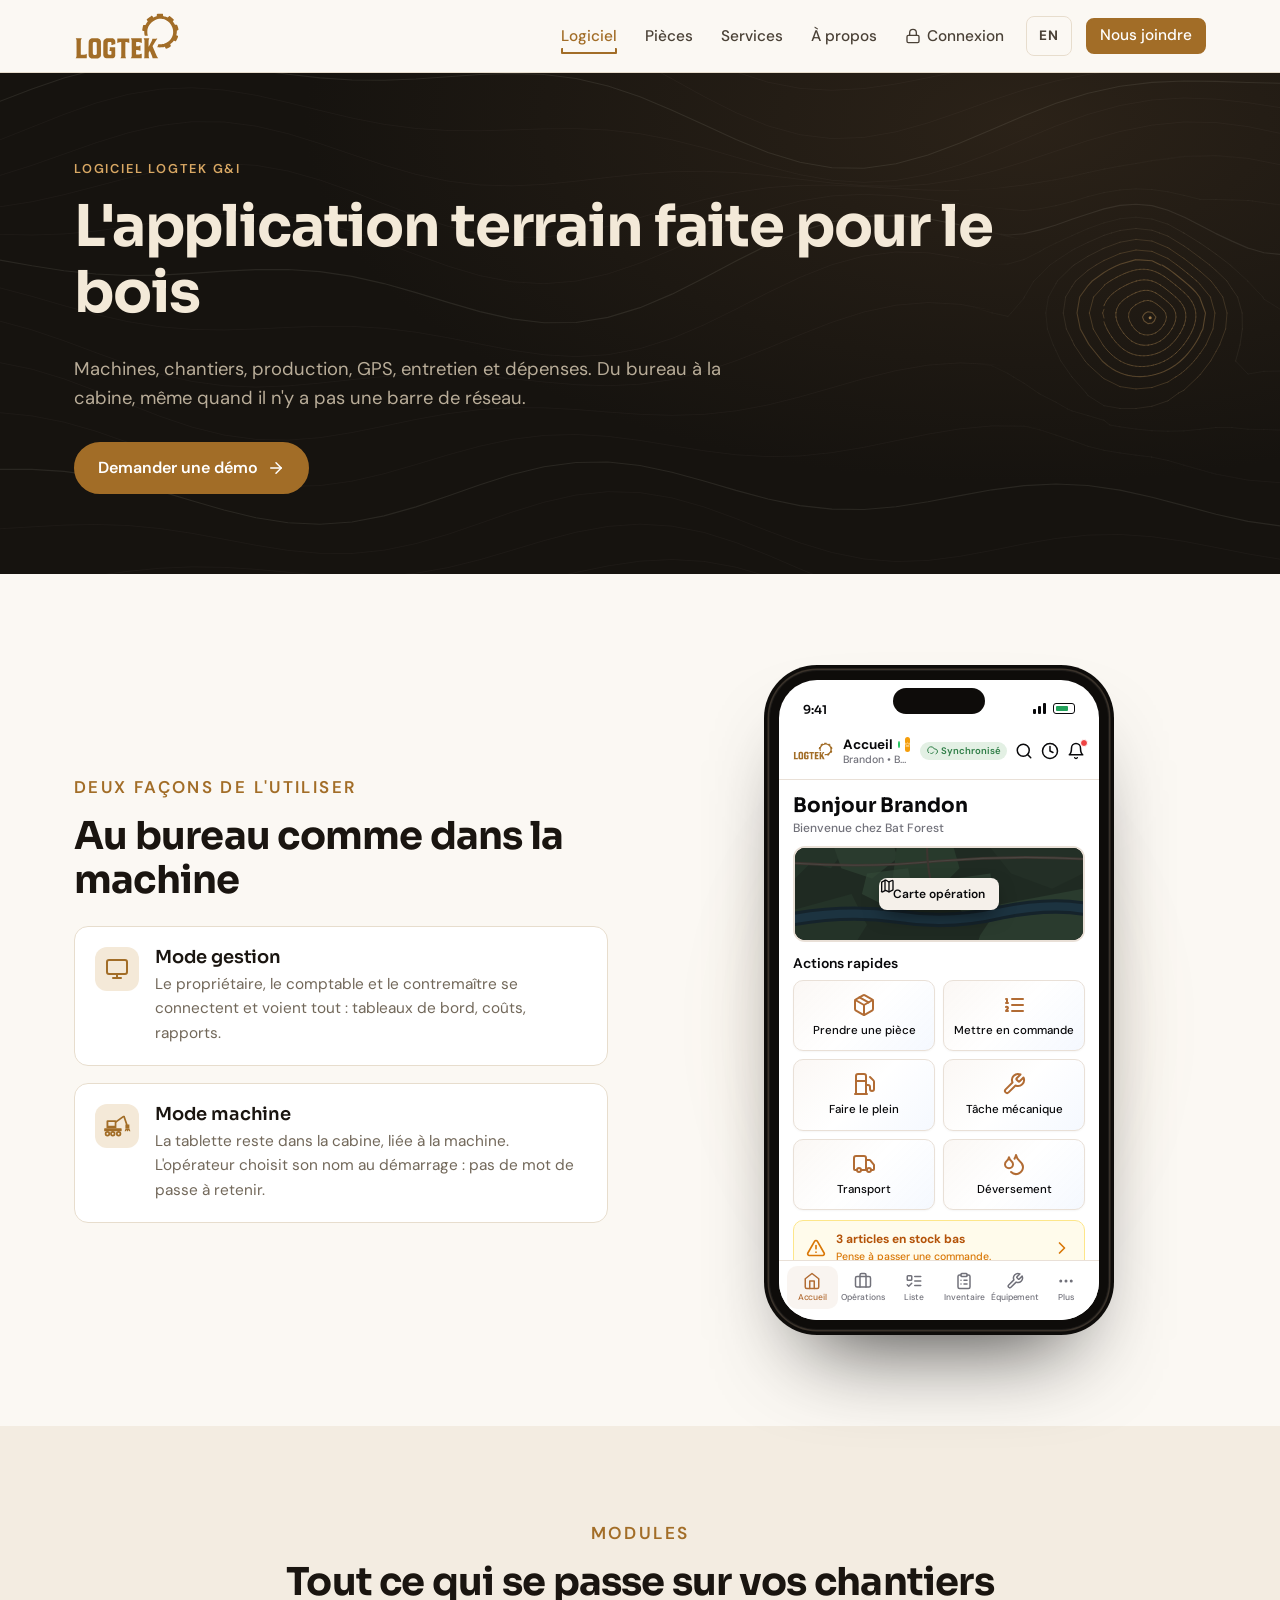
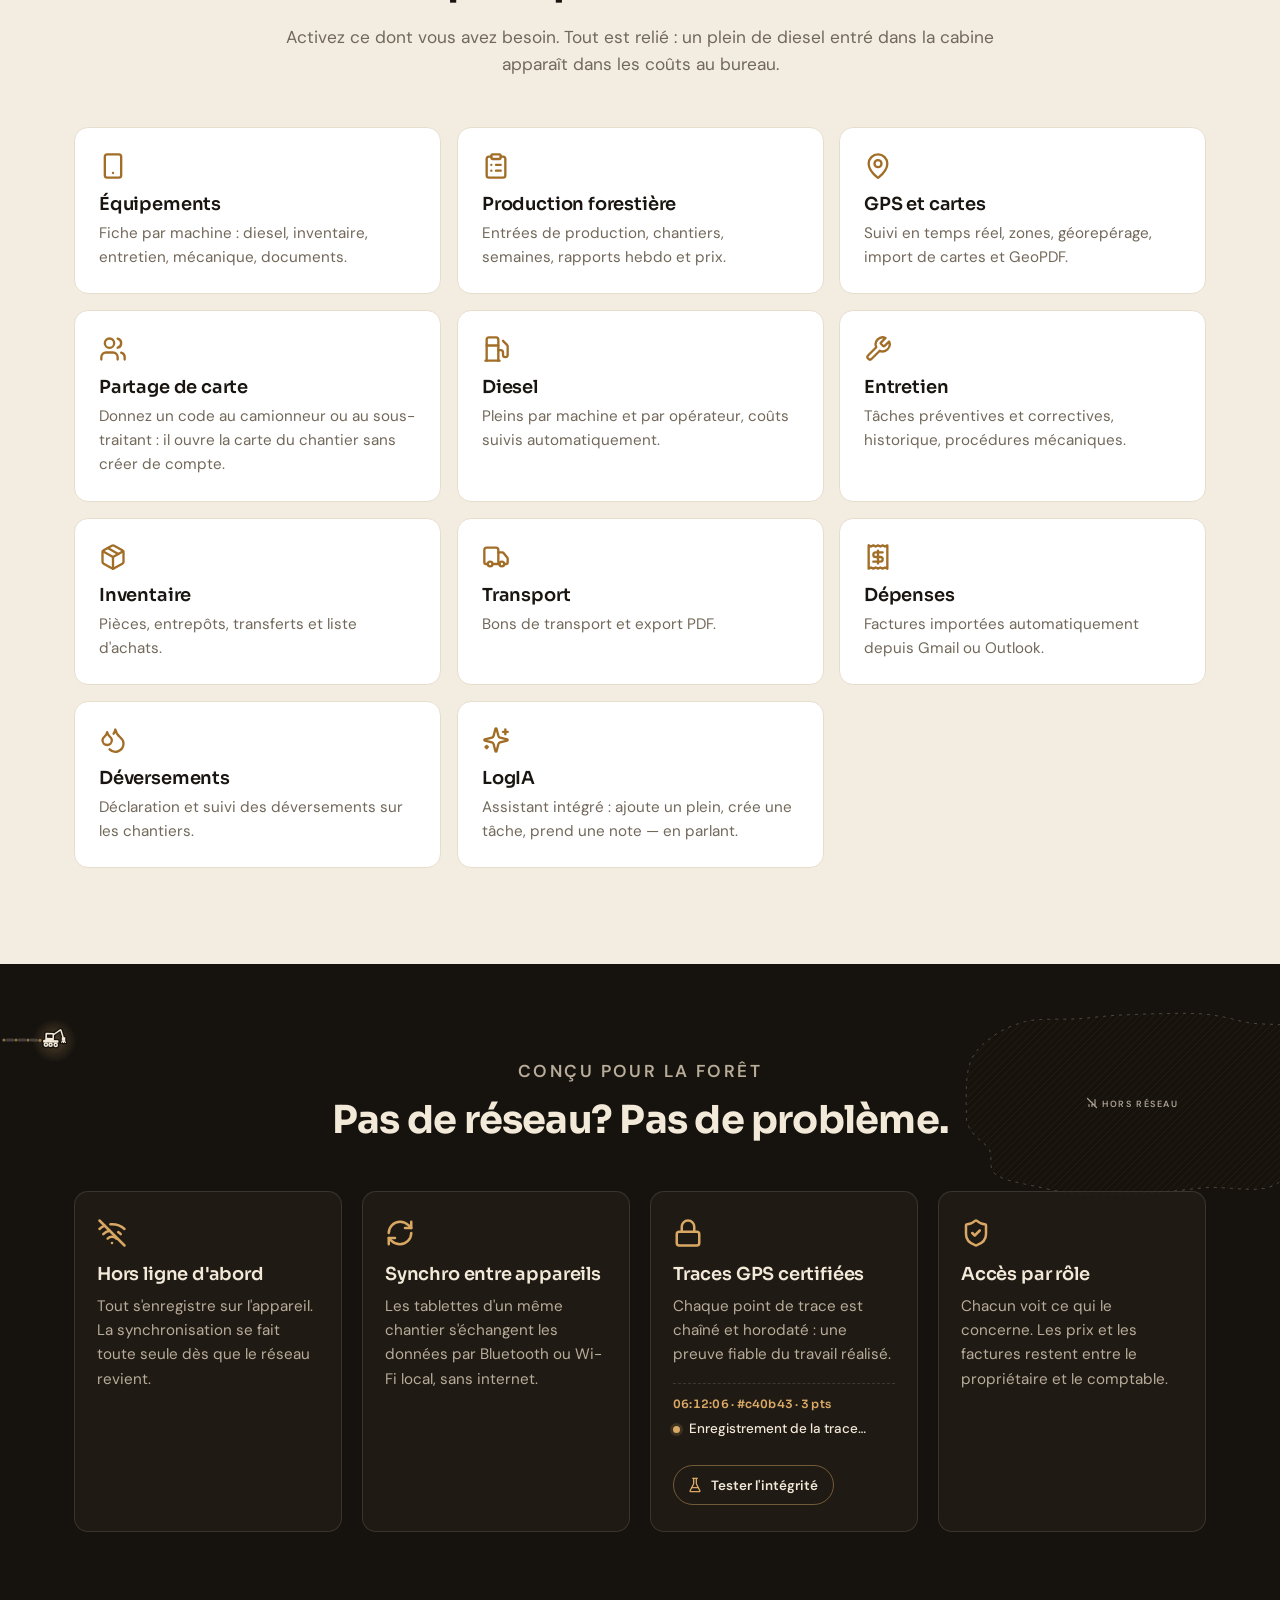
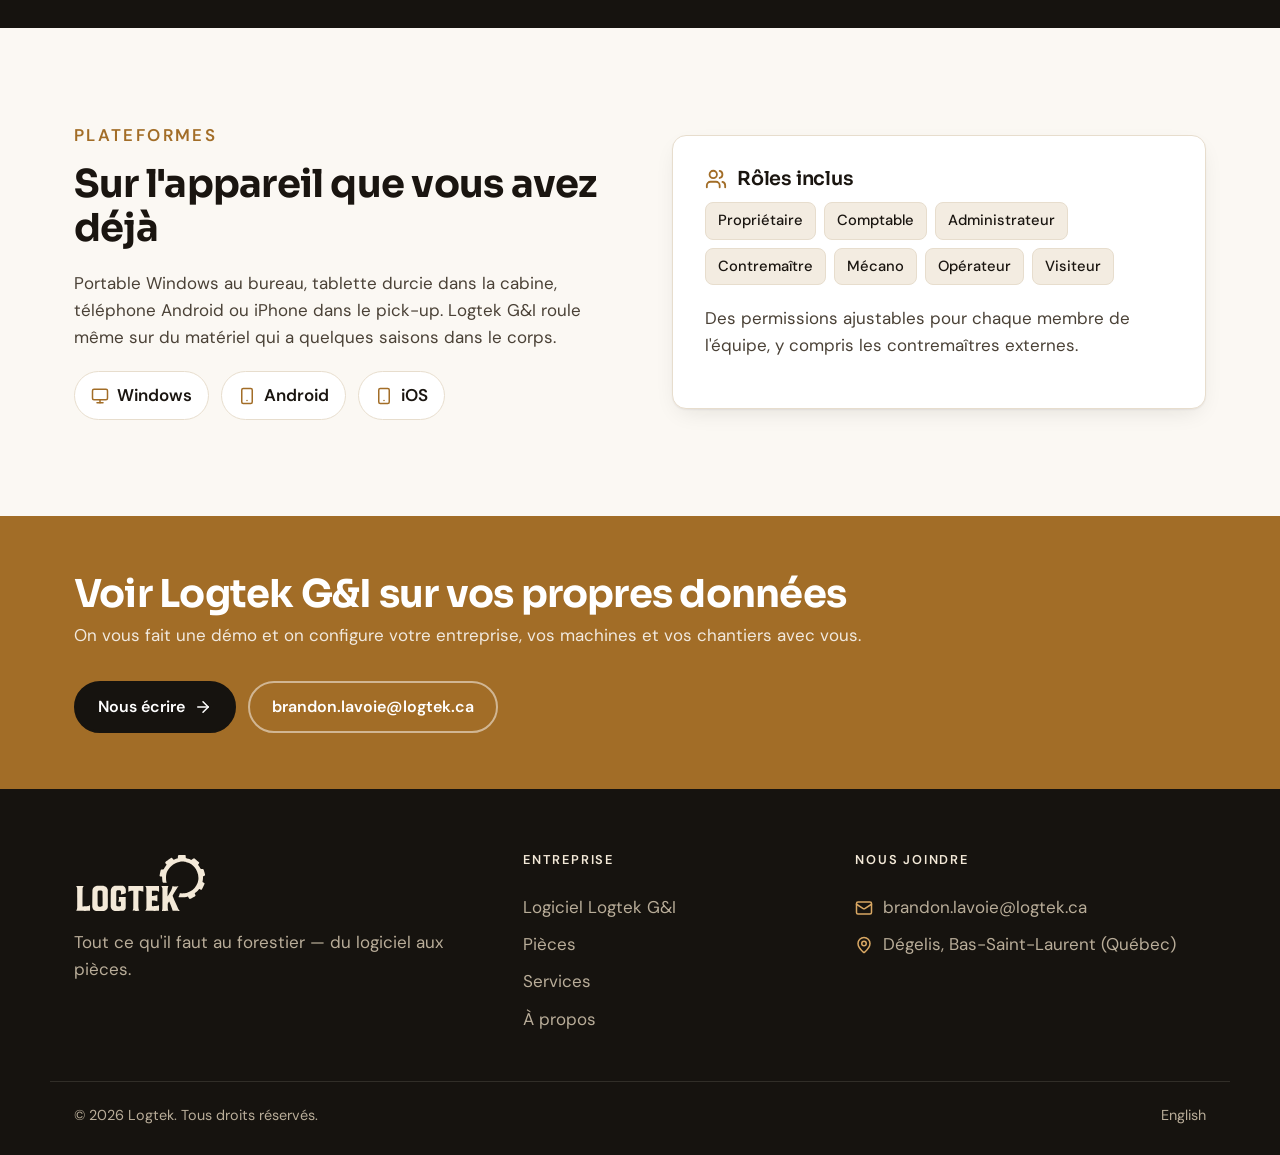
<file: logtek.ca/logiciel.html>
<!doctype html>
<html lang="fr-CA">
<head>
<meta charset="utf-8">
<meta name="viewport" content="width=device-width, initial-scale=1">
<title>Logiciel Logtek G&amp;I | Logtek</title>
<meta name="description" content="Logtek G&amp;I : application de gestion forestière hors ligne pour entrepreneurs — machines, production, GPS, entretien, dépenses. Windows, Android et iOS.">
<link rel="canonical" href="https://logtek.ca/logiciel.html">
<link rel="alternate" hreflang="fr-CA" href="https://logtek.ca/logiciel.html">
<link rel="alternate" hreflang="en-CA" href="https://logtek.ca/en/software.html">
<link rel="alternate" hreflang="x-default" href="https://logtek.ca/logiciel.html">
<meta property="og:type" content="website">
<meta property="og:title" content="Logiciel Logtek G&amp;I | Logtek">
<meta property="og:description" content="Logtek G&amp;I : application de gestion forestière hors ligne pour entrepreneurs — machines, production, GPS, entretien, dépenses. Windows, Android et iOS.">
<meta property="og:url" content="https://logtek.ca/logiciel.html">
<meta property="og:locale" content="fr_CA">
<meta name="theme-color" content="#A26D27">
<meta property="og:image" content="https://logtek.ca/assets/img/og-image.png">
<link rel="icon" href="assets/img/favicon.svg" type="image/svg+xml">
<link rel="expect" href="#main" blocking="render">
<script src="assets/js/fx-kerf.js?v=20260928b"></script>
<link rel="preconnect" href="https://fonts.googleapis.com">
<link rel="preconnect" href="https://fonts.gstatic.com" crossorigin>
<link href="https://fonts.googleapis.com/css2?family=Sora:wght@600;700&family=DM+Sans:wght@400;500;700&display=swap" rel="stylesheet">
<link rel="stylesheet" href="assets/css/style.css?v=20260928b">
<link rel="stylesheet" href="assets/css/fx-topo-stump.css?v=20260928b">
<link rel="stylesheet" href="assets/css/fx-guide-bar.css?v=20260928b">
<link rel="stylesheet" href="assets/css/fx-trace.css?v=20260928b">
<link rel="stylesheet" href="assets/css/fx-kerf.css?v=20260928b">
</head>
<body data-page="software" data-lang="fr" data-email="brandon.lavoie@logtek.ca" data-endpoint="">
<a class="skip" href="#main">Aller au contenu</a>
<header class="site-header">
  <div class="wrap header-inner">
    <a class="brand" href="./" aria-label="Logtek — accueil">
      <img src="assets/img/logo.svg" alt="Logtek" width="106" height="48">
    </a>
    <nav class="main-nav" id="main-nav" aria-label="Navigation principale">
      <a href="logiciel.html" aria-current="page">Logiciel</a><a href="chaines.html">Pièces</a><a href="services.html">Services</a><a href="a-propos.html">À propos</a>
      <a class="app-link" href="https://logtekgi.ca" rel="noopener"><svg class="ic" viewBox="0 0 24 24" fill="none" stroke="currentColor" stroke-width="2" stroke-linecap="round" stroke-linejoin="round" aria-hidden="true"><rect width="18" height="11" x="3" y="11" rx="2" ry="2"/><path d="M7 11V7a5 5 0 0 1 10 0v4"/></svg>Connexion</a>
      <a class="lang" href="en/software.html" hreflang="en" lang="en">EN</a>
      <a class="btn btn-sm" href="contact.html">Nous joindre</a>
    </nav>
    <button class="nav-toggle" aria-controls="main-nav" aria-expanded="false" aria-label="Menu"><svg class="ic ic-open" viewBox="0 0 24 24" fill="none" stroke="currentColor" stroke-width="2" stroke-linecap="round" stroke-linejoin="round" aria-hidden="true"><line x1="4" x2="20" y1="12" y2="12"/><line x1="4" x2="20" y1="6" y2="6"/><line x1="4" x2="20" y1="18" y2="18"/></svg><svg class="ic ic-close" viewBox="0 0 24 24" fill="none" stroke="currentColor" stroke-width="2" stroke-linecap="round" stroke-linejoin="round" aria-hidden="true"><path d="M18 6 6 18"/><path d="m6 6 12 12"/></svg></button>
  </div>
</header>
<main id="main">

<section class="page-hero">
  <div class="topo-bg" aria-hidden="true"></div>
  <div class="wrap">
    <p class="eyebrow">Logiciel Logtek G&amp;I</p>
    <h1>L'application terrain faite pour le bois</h1>
    <p class="lead">Machines, chantiers, production, GPS, entretien et dépenses. Du bureau à la cabine, même quand il n'y a pas une barre de réseau.</p>
    <div class="hero-actions"><a class="btn" href="contact.html?sujet=demo">Demander une démo <svg class="ic" viewBox="0 0 24 24" fill="none" stroke="currentColor" stroke-width="2" stroke-linecap="round" stroke-linejoin="round" aria-hidden="true"><path d="M5 12h14"/><path d="m12 5 7 7-7 7"/></svg></a></div>
  </div>
</section>
<section class="section">
  <div class="wrap split">
    <div>
      <p class="eyebrow dark">Deux façons de l'utiliser</p>
      <h2>Au bureau comme dans la machine</h2>
      <div class="modes">
        <div class="mode"><svg class="ic" viewBox="0 0 24 24" fill="none" stroke="currentColor" stroke-width="2" stroke-linecap="round" stroke-linejoin="round" aria-hidden="true"><rect width="20" height="14" x="2" y="3" rx="2"/><line x1="8" x2="16" y1="21" y2="21"/><line x1="12" x2="12" y1="17" y2="21"/></svg><div><h3>Mode gestion</h3><p>Le propriétaire, le comptable et le contremaître se connectent et voient tout : tableaux de bord, coûts, rapports.</p></div></div>
        <div class="mode"><svg class="ic ic-machine" viewBox="0 0 24 24" fill="currentColor" aria-hidden="true"><rect x="1" y="14" width="15" height="2.5" rx=".5"/><path fill-rule="evenodd" d="M3 14V8a1 1 0 0 1 1-1h6.5a1 1 0 0 1 1 1v6zM4.6 8.6v3.2h5.4V8.6z"/><path d="M11 9.4l-.9-1 7.4-5.5.9 1.1z"/><path d="M17.2 3.7l1.4-.4 2.6 7.6-1.4.5z"/><path d="M19.2 10.8h3.4v3.4h-3.4z"/><path d="M19.4 14.2l-.9 2.2h1l.5-1.2.5 1.2h1l.5-1.2.5 1.2h1l-.9-2.2z"/><path fill-rule="evenodd" d="M3.8 20.9a2.3 2.3 0 1 0 0 -4.6a2.3 2.3 0 1 0 0 4.6zM3.8 19.4a0.8 0.8 0 1 1 0 -1.6a0.8 0.8 0 1 1 0 1.6z"/><path fill-rule="evenodd" d="M8.4 20.9a2.3 2.3 0 1 0 0 -4.6a2.3 2.3 0 1 0 0 4.6zM8.4 19.4a0.8 0.8 0 1 1 0 -1.6a0.8 0.8 0 1 1 0 1.6z"/><path fill-rule="evenodd" d="M13.4 20.9a2.3 2.3 0 1 0 0 -4.6a2.3 2.3 0 1 0 0 4.6zM13.4 19.4a0.8 0.8 0 1 1 0 -1.6a0.8 0.8 0 1 1 0 1.6z"/></svg><div><h3>Mode machine</h3><p>La tablette reste dans la cabine, liée à la machine. L'opérateur choisit son nom au démarrage : pas de mot de passe à retenir.</p></div></div>
      </div>
    </div>
    <div class="hero-visual light">
<div class="phone" role="img" aria-label="Aperçu de l'application Logtek G&amp;I" data-lang="fr">
  <div class="phone-glow" aria-hidden="true"></div>
  <div class="phone-shell">
    <div class="phone-notch"></div>
    <div class="app">
      <div class="app-status"><span>9:41</span><span class="app-status-r"><i></i><i></i><i></i><em></em></span></div>
      <header class="app-bar">
        <img src="assets/img/logo.svg" alt="" width="40" height="40">
        <div class="app-bar-t"><b><span data-title>Accueil</span><i class="live"></i><em class="role"><svg class="ic" viewBox="0 0 24 24" fill="none" stroke="currentColor" stroke-width="2" stroke-linecap="round" stroke-linejoin="round" aria-hidden="true"><path d="M11.562 3.266a.5.5 0 0 1 .876 0L15.39 8.87a1 1 0 0 0 1.516.294L21.183 5.5a.5.5 0 0 1 .798.519l-2.834 10.246a1 1 0 0 1-.956.734H5.81a1 1 0 0 1-.957-.734L2.02 6.02a.5.5 0 0 1 .798-.519l4.276 3.664a1 1 0 0 0 1.516-.294z"/><path d="M5 21h14"/></svg></em></b><small>Brandon • Bat Forest</small></div>
        <div class="app-bar-a"><span class="sync"><span class="sync-on"><svg class="ic" viewBox="0 0 24 24" fill="none" stroke="currentColor" stroke-width="2" stroke-linecap="round" stroke-linejoin="round" aria-hidden="true"><path d="M20 17.6A5 5 0 0 0 18 8h-1.3A7 7 0 1 0 5 15.3M9 16l2 2 4-4"/></svg>Synchronisé</span><span class="sync-off">Hors ligne</span></span><svg class="ic" viewBox="0 0 24 24" fill="none" stroke="currentColor" stroke-width="2" stroke-linecap="round" stroke-linejoin="round" aria-hidden="true"><circle cx="11" cy="11" r="8"/><path d="m21 21-4.3-4.3"/></svg><svg class="ic" viewBox="0 0 24 24" fill="none" stroke="currentColor" stroke-width="2" stroke-linecap="round" stroke-linejoin="round" aria-hidden="true"><circle cx="12" cy="12" r="10"/><polyline points="12 6 12 12 16 14"/></svg><span class="bell"><svg class="ic" viewBox="0 0 24 24" fill="none" stroke="currentColor" stroke-width="2" stroke-linecap="round" stroke-linejoin="round" aria-hidden="true"><path d="M6 8a6 6 0 0 1 12 0c0 7 3 9 3 9H3s3-2 3-9"/><path d="M10.3 21a1.94 1.94 0 0 0 3.4 0"/></svg><i></i></span></div>
      </header>
      <div class="app-screens">
        <section class="app-screen is-on" data-screen="home" data-title="Accueil">
          <h4>Bonjour Brandon</h4><p class="sub">Bienvenue chez Bat Forest</p>
          <button type="button" class="mapcard" data-go="map">
            <svg viewBox="0 0 280 140" preserveAspectRatio="xMidYMid slice" aria-hidden="true"><rect fill="#1f2a22" width="280" height="140"/><path d="M0,0 L45,0 L50,25 L35,45 L15,40 L0,55 Z" fill="#243328"/><path d="M40,10 L90,5 L100,35 L75,55 L45,45 L38,25 Z" fill="#2a3b2e"/><path d="M180,0 L280,0 L280,50 L250,65 L210,50 L190,25 Z" fill="#232f26"/><path d="M0,85 L55,70 L70,100 L45,140 L0,140 Z" fill="#243328"/><path d="M200,80 L280,65 L280,140 L170,140 L180,110 Z" fill="#2a3b2e"/><path d="M100,15 L150,10 L160,45 L140,65 L95,55 Z" fill="#283a2c"/><path d="M70,50 L110,45 L115,70 L85,80 L65,70 Z" fill="#354a3a" opacity=".6"/><path d="M155,55 L190,50 L195,80 L165,90 L150,75 Z" fill="#3a5040" opacity=".5"/><path d="M-5,95 Q50,85 100,92 Q150,100 200,88 Q250,78 285,85" fill="none" stroke="#15232b" stroke-width="14"/><path d="M-5,95 Q50,85 100,92 Q150,100 200,88 Q250,78 285,85" fill="none" stroke="#1c3340" stroke-width="8"/><path d="M0,40 Q70,45 140,38 Q210,32 280,36" stroke="#3d3530" stroke-width="2.5" fill="none"/><path d="M0,40 Q70,45 140,38 Q210,32 280,36" stroke="#4a4540" stroke-width="1" fill="none"/><path d="M130,0 Q125,35 135,70" stroke="#3d3530" stroke-width="2" fill="none"/></svg>
            <span><svg class="ic" viewBox="0 0 24 24" fill="none" stroke="currentColor" stroke-width="2" stroke-linecap="round" stroke-linejoin="round" aria-hidden="true"><path d="M14.106 5.553a2 2 0 0 0 1.788 0l3.659-1.83A1 1 0 0 1 21 4.619v12.764a1 1 0 0 1-.553.894l-4.553 2.277a2 2 0 0 1-1.788 0l-3.212-1.606a2 2 0 0 0-1.788 0l-3.659 1.83A1 1 0 0 1 4 19.381V6.618a1 1 0 0 1 .553-.894l4.553-2.277a2 2 0 0 1 1.788 0z"/><path d="M15 5.764v15"/><path d="M9 3.236v15"/></svg>Carte opération</span>
          </button>
          <h5>Actions rapides</h5>
          <div class="qa-grid"><div class="qa"><svg class="ic" viewBox="0 0 24 24" fill="none" stroke="currentColor" stroke-width="2" stroke-linecap="round" stroke-linejoin="round" aria-hidden="true"><path d="m7.5 4.27 9 5.15"/><path d="M21 8a2 2 0 0 0-1-1.73l-7-4a2 2 0 0 0-2 0l-7 4A2 2 0 0 0 3 8v8a2 2 0 0 0 1 1.73l7 4a2 2 0 0 0 2 0l7-4A2 2 0 0 0 21 16Z"/><path d="m3.3 7 8.7 5 8.7-5"/><path d="M12 22V12"/></svg><span>Prendre une pièce</span></div><div class="qa"><svg class="ic" viewBox="0 0 24 24" fill="none" stroke="currentColor" stroke-width="2" stroke-linecap="round" stroke-linejoin="round" aria-hidden="true"><path d="M10 12h11"/><path d="M10 18h11"/><path d="M10 6h11"/><path d="M4 10h2"/><path d="M4 6h1v4"/><path d="M6 18H4c0-1 2-2 2-3s-1-1.5-2-1"/></svg><span>Mettre en commande</span></div><div class="qa"><svg class="ic" viewBox="0 0 24 24" fill="none" stroke="currentColor" stroke-width="2" stroke-linecap="round" stroke-linejoin="round" aria-hidden="true"><line x1="3" x2="15" y1="22" y2="22"/><line x1="4" x2="14" y1="9" y2="9"/><path d="M14 22V4a2 2 0 0 0-2-2H6a2 2 0 0 0-2 2v18"/><path d="M14 13h2a2 2 0 0 1 2 2v2a2 2 0 0 0 2 2a2 2 0 0 0 2-2V9.83a2 2 0 0 0-.59-1.42L18 5"/></svg><span>Faire le plein</span></div><div class="qa"><svg class="ic" viewBox="0 0 24 24" fill="none" stroke="currentColor" stroke-width="2" stroke-linecap="round" stroke-linejoin="round" aria-hidden="true"><path d="M14.7 6.3a1 1 0 0 0 0 1.4l1.6 1.6a1 1 0 0 0 1.4 0l3.77-3.77a6 6 0 0 1-7.94 7.94l-6.91 6.91a2.12 2.12 0 0 1-3-3l6.91-6.91a6 6 0 0 1 7.94-7.94l-3.76 3.76z"/></svg><span>Tâche mécanique</span></div><div class="qa"><svg class="ic" viewBox="0 0 24 24" fill="none" stroke="currentColor" stroke-width="2" stroke-linecap="round" stroke-linejoin="round" aria-hidden="true"><path d="M14 18V6a2 2 0 0 0-2-2H4a2 2 0 0 0-2 2v11a1 1 0 0 0 1 1h2"/><path d="M15 18H9"/><path d="M19 18h2a1 1 0 0 0 1-1v-3.65a1 1 0 0 0-.22-.624l-3.48-4.35A1 1 0 0 0 17.52 8H14"/><circle cx="17" cy="18" r="2"/><circle cx="7" cy="18" r="2"/></svg><span>Transport</span></div><div class="qa"><svg class="ic" viewBox="0 0 24 24" fill="none" stroke="currentColor" stroke-width="2" stroke-linecap="round" stroke-linejoin="round" aria-hidden="true"><path d="M7 16.3c2.2 0 4-1.83 4-4.05 0-1.16-.57-2.26-1.71-3.19S7.29 6.75 7 5.3c-.29 1.45-1.14 2.84-2.29 3.76S3 11.1 3 12.25c0 2.22 1.8 4.05 4 4.05z"/><path d="M12.56 6.6A10.97 10.97 0 0 0 14 3.02c.5 2.5 2 4.9 4 6.5s3 3.5 3 5.5a6.98 6.98 0 0 1-11.91 4.97"/></svg><span>Déversement</span></div></div>
          <div class="lowstock"><svg class="ic" viewBox="0 0 24 24" fill="none" stroke="currentColor" stroke-width="2" stroke-linecap="round" stroke-linejoin="round" aria-hidden="true"><path d="m21.73 18-8-14a2 2 0 0 0-3.48 0l-8 14A2 2 0 0 0 4 21h16a2 2 0 0 0 1.73-3"/><path d="M12 9v4"/><path d="M12 17h.01"/></svg><div><b>3 articles en stock bas</b><small>Pense à passer une commande.</small></div><svg class="ic" viewBox="0 0 24 24" fill="none" stroke="currentColor" stroke-width="2" stroke-linecap="round" stroke-linejoin="round" aria-hidden="true"><path d="m9 18 6-6-6-6"/></svg></div>
          <h5>Tableau de bord</h5>
          <div class="stats"><div class="stat"><svg class="ic" viewBox="0 0 24 24" fill="none" stroke="currentColor" stroke-width="2" stroke-linecap="round" stroke-linejoin="round" aria-hidden="true"><path d="M16 21v-2a4 4 0 0 0-4-4H6a4 4 0 0 0-4 4v2"/><circle cx="9" cy="7" r="4"/><path d="M22 21v-2a4 4 0 0 0-3-3.87"/><path d="M16 3.13a4 4 0 0 1 0 7.75"/></svg><b data-count="6">0</b><small>Membres</small></div><div class="stat"><svg class="ic" viewBox="0 0 24 24" fill="none" stroke="currentColor" stroke-width="2" stroke-linecap="round" stroke-linejoin="round" aria-hidden="true"><path d="M14.7 6.3a1 1 0 0 0 0 1.4l1.6 1.6a1 1 0 0 0 1.4 0l3.77-3.77a6 6 0 0 1-7.94 7.94l-6.91 6.91a2.12 2.12 0 0 1-3-3l6.91-6.91a6 6 0 0 1 7.94-7.94l-3.76 3.76z"/></svg><b data-count="4">0</b><small>Machines</small></div><div class="stat"><svg class="ic" viewBox="0 0 24 24" fill="none" stroke="currentColor" stroke-width="2" stroke-linecap="round" stroke-linejoin="round" aria-hidden="true"><circle cx="12" cy="12" r="10"/><polyline points="12 6 12 12 16 14"/></svg><b data-count="3">0</b><small>Tâches</small></div><div class="stat late"><svg class="ic" viewBox="0 0 24 24" fill="none" stroke="currentColor" stroke-width="2" stroke-linecap="round" stroke-linejoin="round" aria-hidden="true"><path d="m21.73 18-8-14a2 2 0 0 0-3.48 0l-8 14A2 2 0 0 0 4 21h16a2 2 0 0 0 1.73-3"/><path d="M12 9v4"/><path d="M12 17h.01"/></svg><b data-count="1">0</b><small>Retard</small></div></div>
          <div class="kpis"><div><small>Diesel / jour</small><b>412 L</b><svg viewBox="0 0 100 30" preserveAspectRatio="none" aria-hidden="true"><polyline class="spark" points="0,22 14,18 28,20 42,12 56,15 70,8 84,11 100,5"/></svg></div><div><small>Production</small><b>186 m³</b><svg viewBox="0 0 100 30" preserveAspectRatio="none" aria-hidden="true"><g class="bars"><rect x="2" y="16" width="10" height="14"/><rect x="16" y="10" width="10" height="20"/><rect x="30" y="14" width="10" height="16"/><rect x="44" y="6" width="10" height="24"/><rect x="58" y="12" width="10" height="18"/><rect x="72" y="4" width="10" height="26"/><rect x="86" y="8" width="10" height="22"/></g></svg></div></div>
        </section>
        <section class="app-screen" data-screen="map" data-title="Carte">
          <div class="gmap">
            <svg class="gmap-svg" viewBox="0 0 330 600" preserveAspectRatio="xMidYMid slice" aria-hidden="true"><rect width="330" height="600" fill="#fafaf8"/><path class="gm-wood" d="M122.2,120.3C118.9,132.6 113.9,147.8 108.9,156.4C103.9,164.9 98.5,168.7 92.1,171.5C85.7,174.3 79.1,171.1 70.5,173.1C62,175 51.4,179.9 40.8,183.2C30.2,186.6 16.9,194.3 6.9,193C-3.1,191.7 -11.5,184.5 -19.1,175.3C-26.8,166.2 -32.5,149.9 -39,138C-45.5,126.2 -52.8,115.3 -58.1,104.2C-63.4,93.1 -70.4,83.4 -70.7,71.4C-71.1,59.3 -67,44.6 -60.3,31.8C-53.5,19 -41.7,2 -30.3,-5.5C-18.9,-13 -5.4,-14.3 8.2,-13.3C21.7,-12.3 38.1,-3.7 51.1,0.5C64.2,4.8 76.1,8.1 86.4,12.1C96.7,16.2 106.1,18.7 112.8,24.8C119.4,30.9 123.8,39.2 126.4,48.8C129,58.4 129.1,70.4 128.4,82.3C127.7,94.2 125.4,107.9 122.2,120.3 Z"/><path class="gm-wood" d="M451.3,567.5C444.2,582 428.9,593.6 417.8,606.6C406.7,619.5 396.5,633.6 384.7,645.2C373,656.7 362.9,670.7 347.4,675.8C331.9,681 311.6,680.1 291.8,676.2C271.9,672.2 245.6,661.2 228.1,652C210.6,642.7 197.1,632.4 186.8,620.6C176.5,608.8 170.5,596.2 166,581.2C161.5,566.2 159.5,548.7 159.8,530.8C160.1,512.9 163.1,491.7 167.7,473.7C172.4,455.7 179.1,437.6 187.9,422.6C196.7,407.6 207.5,391.6 220.5,383.5C233.4,375.5 249.2,373.7 265.5,374.4C281.8,375 301.7,383.3 318.1,387.4C334.4,391.5 349.4,394.2 363.5,399C377.5,403.8 390.1,406.1 402.4,416.2C414.6,426.3 427.4,442.3 437.1,459.5C446.7,476.7 458.1,501.4 460.4,519.4C462.8,537.4 458.4,553 451.3,567.5 Z"/><path class="gm-wood" d="M135.1,480.6C131.3,490.4 123.6,501.9 116.3,510.2C109,518.5 100.2,524.9 91.4,530.2C82.5,535.5 71.7,538.7 63,542C54.2,545.4 46.7,548.6 39,550.3C31.4,552 25.3,554 17.3,552.1C9.2,550.3 -0.4,545.6 -9.3,539.1C-18.2,532.6 -29.5,522.9 -36.3,513.2C-43.1,503.4 -47.7,492 -50.3,480.5C-52.8,469.1 -53.1,455.5 -51.7,444.5C-50.4,433.6 -47.1,423.4 -42,414.9C-37,406.4 -30,398.4 -21.3,393.6C-12.5,388.7 -1.1,386.5 10.5,385.7C22.2,384.9 37.2,387.2 48.8,388.9C60.3,390.6 70.5,392.8 79.7,395.9C89,399.1 96.7,402.6 104.3,407.7C111.9,412.8 119.5,419.2 125.3,426.5C131.1,433.8 137.5,442.5 139.1,451.6C140.8,460.6 138.9,470.8 135.1,480.6 Z"/><path class="gm-wood" d="M392.8,195.9C387.9,203.2 378.4,208.8 370.9,216C363.5,223.1 355.9,231.3 348,238.7C340.1,246.1 332.2,255.2 323.5,260.6C314.8,265.9 305.2,269.6 295.8,270.8C286.5,272.1 275.8,271.8 267.2,268C258.7,264.2 250.7,256.7 244.4,247.7C238.1,238.8 232.1,225.5 229.3,214.5C226.5,203.4 226.5,192.1 227.6,181.4C228.7,170.8 233.2,159.6 235.6,150.3C238,141 239.4,133.1 241.9,125.8C244.5,118.5 245.3,112.7 250.9,106.5C256.6,100.3 265.8,93.5 276,88.5C286.2,83.6 300.7,77.1 311.9,76.8C323.2,76.4 333.7,80.4 343.3,86.4C353,92.4 362,103.5 369.8,112.7C377.5,122 384.7,132.1 389.9,142C395,151.8 400.1,162.9 400.6,171.9C401.1,180.9 397.8,188.5 392.8,195.9 Z"/><path class="gm-water" d="M288,-10C286,-2.7 281.3,19 276,34C270.7,49 262.3,64.7 256,80C249.7,95.3 243.7,110.3 238,126C232.3,141.7 226.7,157.3 222,174C217.3,190.7 213.8,210 210,226C206.2,242 202.3,257.7 199,270C195.7,282.3 192.8,287.3 190,300C187.2,312.7 185,330 182,346C179,362 175.2,379.7 172,396C168.8,412.3 166.3,427.7 163,444C159.7,460.3 155.2,476.7 152,494C148.8,511.3 146.3,528.7 144,548C141.7,567.3 139,599.7 138,610"/><path class="gm-water" d="M340,150C335,147.7 319.7,141.3 310,136C300.3,130.7 290,123.3 282,118C274,112.7 267.3,107.7 262,104C256.7,100.3 252,97.3 250,96"/><path class="gm-water" d="M-10,236C-6,238.3 7.3,244 14,250C20.7,256 26,265 30,272C34,279 36.7,288.7 38,292"/><path class="gm-road-c" d="M-12,572C-6.3,566.7 12.7,553 22,540C31.3,527 39.3,512.3 44,494C48.7,475.7 49.7,450.3 50,430C50.3,409.7 47.7,390.7 46,372C44.3,353.3 40.3,338 40,318C39.7,298 44.3,274 44,252C43.7,230 41,208.3 38,186C35,163.7 27.3,140.7 26,118C24.7,95.3 30.7,71.7 30,50C29.3,28.3 23.3,-1.7 22,-12"/><path class="gm-road" d="M-12,572C-6.3,566.7 12.7,553 22,540C31.3,527 39.3,512.3 44,494C48.7,475.7 49.7,450.3 50,430C50.3,409.7 47.7,390.7 46,372C44.3,353.3 40.3,338 40,318C39.7,298 44.3,274 44,252C43.7,230 41,208.3 38,186C35,163.7 27.3,140.7 26,118C24.7,95.3 30.7,71.7 30,50C29.3,28.3 23.3,-1.7 22,-12"/><path class="gm-block" d="M66,96 L104,84 L141,70 L188,66 L233,58 L262,70 L300,86 L309,128 L318,178 L312,236 L309,292 L318,340 L322,392 L304,430 L289,468 L248,484 L206,499 L163,494 L121,489 L97,466 L80,441 L76,402 L70,362 L64,312 L60,262 L65,214 L68,168 L62,128 Z"/><path class="gm-ilot" d="M140.8,179.9C140.7,182.1 141.5,184.8 140,187.7C138.6,190.6 135,195.5 132.2,197.4C129.4,199.3 126.3,199.5 123.2,199.3C120.1,199 116.6,197.3 113.7,195.8C110.7,194.2 107.4,192 105.4,189.8C103.5,187.7 102.4,185.6 101.9,183C101.5,180.3 102,177.1 102.6,174C103.2,170.9 104.1,167.1 105.5,164.3C106.8,161.5 108.4,158.4 110.7,157.1C113,155.7 116.6,155.8 119.2,156.1C121.8,156.3 123.8,157.7 126.4,158.5C129.1,159.4 132.4,160.1 135.1,161.2C137.7,162.3 141.4,163 142.3,165.2C143.3,167.4 141.1,172.1 140.8,174.6C140.6,177 141,177.8 140.8,179.9 Z"/><path class="gm-ilot" d="M279.8,409.4C279,411.1 277.5,412.5 275.7,415C274,417.5 271.7,422.4 269.2,424.3C266.7,426.2 263.6,426.8 261,426.5C258.3,426.3 256,424.3 253.6,422.7C251.2,421.1 249.2,418.5 246.5,416.9C243.7,415.4 239.2,415.6 237.2,413.4C235.3,411.2 234.6,407.5 234.8,403.9C235,400.2 236.6,395.2 238.6,391.5C240.6,387.9 243.7,383.8 246.6,382.1C249.5,380.5 253.2,381.5 256.1,381.6C259,381.7 261.4,382 264.1,382.8C266.8,383.6 269.7,384.6 272.2,386.4C274.8,388.3 277.8,390.8 279.3,393.9C280.7,396.9 280.8,402.1 280.8,404.7C280.9,407.3 280.7,407.6 279.8,409.4 Z"/><path class="gm-ilot" d="M122.9,423.3C122.3,424.5 120.6,425.9 119.7,426.8C118.7,427.7 118.4,427.7 117.2,428.7C116.1,429.6 114.2,431.8 112.8,432.4C111.3,433 109.8,433.1 108.5,432.4C107.2,431.7 106.1,429.4 104.7,427.9C103.3,426.4 100.8,424.9 100.2,423.2C99.5,421.6 100.5,419.4 100.8,417.9C101.2,416.3 101.8,415 102.4,414C103,412.9 103.1,412.5 104.3,411.8C105.6,411.1 108.4,410.2 110.1,409.7C111.8,409.3 113.4,409.1 114.6,409C115.9,409 116.8,408.8 117.8,409.3C118.8,409.8 119.6,410.2 120.6,411.9C121.5,413.6 123.1,417.5 123.5,419.4C123.9,421.3 123.6,422 122.9,423.3 Z"/><path class="gm-buf" d="M279,-12.5C275.5,-11.8 277.4,-6.6 276.6,-3.7C275.8,-0.7 275,2.2 274.2,5.1C273.4,8.1 272.6,11 271.8,13.9C271,16.9 270.1,19.9 269.4,22.7C268.6,25.6 268.1,28.2 267.2,30.9C266.2,33.6 264.9,36.1 263.7,38.9C262.4,41.7 261.2,44.6 259.9,47.5C258.7,50.4 257.4,53.3 256.2,56.1C254.9,59 253.7,61.9 252.4,64.8C251.2,67.6 249.9,70.5 248.7,73.4C247.4,76.3 246.2,79.4 245,82.3C243.9,85.3 242.8,88.1 241.6,91C240.5,93.8 239.4,96.7 238.3,99.6C237.1,102.5 236,105.3 234.9,108.2C233.8,111.1 232.7,113.9 231.5,116.8C230.4,119.8 229.2,123 228.1,126C227,129.1 226.1,132 225.1,135C224.1,138 223.1,141 222.1,144C221.1,147 220.1,150 219.1,153C218.1,156 217.1,159 216.1,162C215.1,165.1 213.9,168.3 213,171.5C212.1,174.6 211.5,177.9 210.7,181.1C210,184.2 209.3,187.2 208.6,190.2C207.9,193.3 207.2,196.4 206.5,199.4C205.8,202.5 205.1,205.5 204.4,208.6C203.7,211.7 203,214.8 202.3,217.8C201.6,220.8 200.9,223.7 200.2,226.7C199.5,229.6 198.7,232.5 198,235.5C197.2,238.4 196.5,241.3 195.8,244.3C195,247.2 194.3,250.1 193.6,253.1C192.8,256 192.1,259 191.4,261.9C190.6,264.7 189.9,267.4 189.1,270.3C188.3,273.2 187.3,276.3 186.4,279.3C185.5,282.3 184.6,285.2 183.7,288.3C182.8,291.4 181.6,294.6 180.9,297.8C180.1,301.1 179.7,304.4 179.2,307.6C178.6,310.8 178.1,313.7 177.6,316.8C177,319.9 176.5,322.9 176,326C175.4,329.1 174.9,332.1 174.4,335.2C173.8,338.2 173.4,341.2 172.8,344.3C172.2,347.3 171.6,350.4 170.9,353.5C170.3,356.6 169.7,359.8 169.1,362.9C168.4,366 167.8,369.2 167.2,372.3C166.6,375.4 165.9,378.5 165.3,381.7C164.7,384.8 164,387.9 163.4,391C162.8,394.1 162.2,397.2 161.7,400.3C161.1,403.3 160.5,406.3 160,409.3C159.4,412.3 158.8,415.3 158.3,418.3C157.7,421.3 157.2,424.3 156.6,427.3C156,430.3 155.5,433.3 154.9,436.3C154.3,439.2 153.8,442 153.2,444.9C152.6,447.8 151.9,450.8 151.3,453.8C150.6,456.7 150,459.6 149.3,462.6C148.7,465.5 148,468.5 147.4,471.4C146.7,474.3 146.1,477.3 145.4,480.2C144.8,483.2 144.1,486 143.5,489C142.9,492.1 142.3,495.5 141.8,498.6C141.3,501.7 140.9,504.6 140.5,507.6C140.1,510.6 139.6,513.6 139.2,516.6C138.7,519.6 138.3,522.6 137.8,525.6C137.4,528.6 136.9,531.6 136.5,534.6C136.1,537.6 135.6,540.5 135.2,543.6C134.8,546.7 134.4,550.1 134.1,553.3C133.7,556.5 133.5,559.5 133.2,562.6C132.9,565.7 132.6,568.8 132.3,571.9C132,575 131.7,578.1 131.4,581.2C131.1,584.3 130.8,587.4 130.5,590.5C130.2,593.6 129.9,596.7 129.6,599.8C129.3,602.9 125.7,607.2 128.7,609.1C131.6,610.9 144.1,612.2 147.3,610.9C150.6,609.7 147.9,604.7 148.2,601.6C148.5,598.5 148.8,595.4 149.1,592.3C149.4,589.2 149.7,586.1 150,583C150.3,579.9 150.6,576.8 150.9,573.7C151.2,570.6 151.5,567.5 151.8,564.4C152.1,561.3 152.4,558.1 152.7,555.1C153,552.1 153.3,549.3 153.7,546.4C154.1,543.4 154.6,540.4 155.1,537.4C155.5,534.4 155.9,531.4 156.4,528.4C156.8,525.4 157.3,522.4 157.7,519.4C158.2,516.4 158.6,513.4 159.1,510.4C159.5,507.4 159.9,504.3 160.4,501.4C160.8,498.5 161.2,495.9 161.8,493.1C162.4,490.2 163.1,487.2 163.7,484.2C164.4,481.3 165,478.4 165.7,475.4C166.3,472.5 167,469.5 167.6,466.6C168.3,463.7 168.9,460.7 169.6,457.8C170.2,454.8 170.9,452 171.5,449C172.1,445.9 172.8,442.8 173.3,439.7C173.9,436.7 174.5,433.7 175,430.7C175.6,427.7 176.2,424.7 176.7,421.7C177.3,418.7 177.8,415.7 178.4,412.7C179,409.7 179.5,406.7 180.1,403.7C180.7,400.7 181.2,397.8 181.8,394.7C182.4,391.6 183.1,388.5 183.7,385.3C184.3,382.2 184.9,379.1 185.6,376C186.2,372.8 186.8,369.7 187.4,366.6C188.1,363.5 188.7,360.4 189.3,357.2C189.9,354.1 190.6,350.9 191.2,347.7C191.8,344.6 192.3,341.5 192.8,338.4C193.4,335.3 193.9,332.3 194.4,329.2C195,326.1 195.5,323.1 196,320C196.6,316.9 197.1,313.8 197.6,310.8C198.2,307.8 198.4,305 199.1,302.2C199.8,299.3 200.8,296.6 201.7,293.7C202.6,290.8 203.5,287.7 204.4,284.7C205.3,281.7 206.2,278.7 207.1,275.7C207.9,272.6 208.8,269.4 209.6,266.4C210.3,263.4 211,260.5 211.8,257.6C212.5,254.7 213.2,251.7 214,248.8C214.7,245.9 215.4,242.9 216.2,240C216.9,237.1 217.6,234.2 218.4,231.2C219.1,228.2 219.8,225.1 220.5,222C221.3,218.9 222,215.9 222.7,212.8C223.4,209.8 224.1,206.7 224.8,203.6C225.5,200.6 226.2,197.5 226.9,194.5C227.6,191.4 228.3,188.3 229,185.3C229.7,182.3 230.2,179.4 231,176.5C231.8,173.7 232.9,170.9 233.9,168C234.9,165 235.9,162 236.9,159C237.9,156 238.9,153 239.9,150C240.9,147 241.9,144 242.9,141C243.9,138 244.9,134.8 245.9,132C246.9,129.1 247.9,126.5 249,123.7C250.1,120.8 251.2,117.9 252.4,115C253.5,112.2 254.6,109.3 255.7,106.4C256.9,103.5 258,100.7 259.1,97.8C260.2,94.9 261.4,92 262.5,89.2C263.6,86.3 264.7,83.7 265.8,80.9C267,78 268.3,75.1 269.6,72.2C270.8,69.4 272.1,66.5 273.3,63.6C274.6,60.7 275.8,57.9 277.1,55C278.3,52.1 279.6,49.3 280.8,46.4C282.1,43.4 283.7,40.2 284.8,37.1C285.9,34 286.6,30.7 287.4,27.7C288.3,24.6 289,21.8 289.8,18.9C290.6,15.9 291.4,13 292.2,10.1C293,7.1 293.8,4.2 294.6,1.3C295.4,-1.7 299.7,-5.2 297,-7.5C294.4,-9.8 282.4,-13.1 279,-12.5 Z"/><path class="gm-buf-o" d="M279,-12.5C278.6,-11 277.4,-6.6 276.6,-3.7C275.8,-0.7 275,2.2 274.2,5.1C273.4,8.1 272.6,11 271.8,13.9C271,16.9 270.1,19.9 269.4,22.7C268.6,25.6 268.1,28.2 267.2,30.9C266.2,33.6 264.9,36.1 263.7,38.9C262.4,41.7 261.2,44.6 259.9,47.5C258.7,50.4 257.4,53.3 256.2,56.1C254.9,59 253.7,61.9 252.4,64.8C251.2,67.6 249.9,70.5 248.7,73.4C247.4,76.3 246.2,79.4 245,82.3C243.9,85.3 242.8,88.1 241.6,91C240.5,93.8 239.4,96.7 238.3,99.6C237.1,102.5 236,105.3 234.9,108.2C233.8,111.1 232.7,113.9 231.5,116.8C230.4,119.8 229.2,123 228.1,126C227,129.1 226.1,132 225.1,135C224.1,138 223.1,141 222.1,144C221.1,147 220.1,150 219.1,153C218.1,156 217.1,159 216.1,162C215.1,165.1 213.9,168.3 213,171.5C212.1,174.6 211.5,177.9 210.7,181.1C210,184.2 209.3,187.2 208.6,190.2C207.9,193.3 207.2,196.4 206.5,199.4C205.8,202.5 205.1,205.5 204.4,208.6C203.7,211.7 203,214.8 202.3,217.8C201.6,220.8 200.9,223.7 200.2,226.7C199.5,229.6 198.7,232.5 198,235.5C197.2,238.4 196.5,241.3 195.8,244.3C195,247.2 194.3,250.1 193.6,253.1C192.8,256 192.1,259 191.4,261.9C190.6,264.7 189.9,267.4 189.1,270.3C188.3,273.2 187.3,276.3 186.4,279.3C185.5,282.3 184.6,285.2 183.7,288.3C182.8,291.4 181.6,294.6 180.9,297.8C180.1,301.1 179.7,304.4 179.2,307.6C178.6,310.8 178.1,313.7 177.6,316.8C177,319.9 176.5,322.9 176,326C175.4,329.1 174.9,332.1 174.4,335.2C173.8,338.2 173.4,341.2 172.8,344.3C172.2,347.3 171.6,350.4 170.9,353.5C170.3,356.6 169.7,359.8 169.1,362.9C168.4,366 167.8,369.2 167.2,372.3C166.6,375.4 165.9,378.5 165.3,381.7C164.7,384.8 164,387.9 163.4,391C162.8,394.1 162.2,397.2 161.7,400.3C161.1,403.3 160.5,406.3 160,409.3C159.4,412.3 158.8,415.3 158.3,418.3C157.7,421.3 157.2,424.3 156.6,427.3C156,430.3 155.5,433.3 154.9,436.3C154.3,439.2 153.8,442 153.2,444.9C152.6,447.8 151.9,450.8 151.3,453.8C150.6,456.7 150,459.6 149.3,462.6C148.7,465.5 148,468.5 147.4,471.4C146.7,474.3 146.1,477.3 145.4,480.2C144.8,483.2 144.1,486 143.5,489C142.9,492.1 142.3,495.5 141.8,498.6C141.3,501.7 140.9,504.6 140.5,507.6C140.1,510.6 139.6,513.6 139.2,516.6C138.7,519.6 138.3,522.6 137.8,525.6C137.4,528.6 136.9,531.6 136.5,534.6C136.1,537.6 135.6,540.5 135.2,543.6C134.8,546.7 134.4,550.1 134.1,553.3C133.7,556.5 133.5,559.5 133.2,562.6C132.9,565.7 132.6,568.8 132.3,571.9C132,575 131.7,578.1 131.4,581.2C131.1,584.3 130.8,587.4 130.5,590.5C130.2,593.6 129.9,596.7 129.6,599.8C129.3,602.9 128.8,607.5 128.7,609.1"/><path class="gm-buf-o" d="M297,-7.5C296.6,-6.1 295.4,-1.7 294.6,1.3C293.8,4.2 293,7.1 292.2,10.1C291.4,13 290.6,15.9 289.8,18.9C289,21.8 288.3,24.6 287.4,27.7C286.6,30.7 285.9,34 284.8,37.1C283.7,40.2 282.1,43.4 280.8,46.4C279.6,49.3 278.3,52.1 277.1,55C275.8,57.9 274.6,60.7 273.3,63.6C272.1,66.5 270.8,69.4 269.6,72.2C268.3,75.1 267,78 265.8,80.9C264.7,83.7 263.6,86.3 262.5,89.2C261.4,92 260.2,94.9 259.1,97.8C258,100.7 256.9,103.5 255.7,106.4C254.6,109.3 253.5,112.2 252.4,115C251.2,117.9 250.1,120.8 249,123.7C247.9,126.5 246.9,129.1 245.9,132C244.9,134.8 243.9,138 242.9,141C241.9,144 240.9,147 239.9,150C238.9,153 237.9,156 236.9,159C235.9,162 234.9,165 233.9,168C232.9,170.9 231.8,173.7 231,176.5C230.2,179.4 229.7,182.3 229,185.3C228.3,188.3 227.6,191.4 226.9,194.5C226.2,197.5 225.5,200.6 224.8,203.6C224.1,206.7 223.4,209.8 222.7,212.8C222,215.9 221.3,218.9 220.5,222C219.8,225.1 219.1,228.2 218.4,231.2C217.6,234.2 216.9,237.1 216.2,240C215.4,242.9 214.7,245.9 214,248.8C213.2,251.7 212.5,254.7 211.8,257.6C211,260.5 210.3,263.4 209.6,266.4C208.8,269.4 207.9,272.6 207.1,275.7C206.2,278.7 205.3,281.7 204.4,284.7C203.5,287.7 202.6,290.8 201.7,293.7C200.8,296.6 199.8,299.3 199.1,302.2C198.4,305 198.2,307.8 197.6,310.8C197.1,313.8 196.6,316.9 196,320C195.5,323.1 195,326.1 194.4,329.2C193.9,332.3 193.4,335.3 192.8,338.4C192.3,341.5 191.8,344.6 191.2,347.7C190.6,350.9 189.9,354.1 189.3,357.2C188.7,360.4 188.1,363.5 187.4,366.6C186.8,369.7 186.2,372.8 185.6,376C184.9,379.1 184.3,382.2 183.7,385.3C183.1,388.5 182.4,391.6 181.8,394.7C181.2,397.8 180.7,400.7 180.1,403.7C179.5,406.7 179,409.7 178.4,412.7C177.8,415.7 177.3,418.7 176.7,421.7C176.2,424.7 175.6,427.7 175,430.7C174.5,433.7 173.9,436.7 173.3,439.7C172.8,442.8 172.1,445.9 171.5,449C170.9,452 170.2,454.8 169.6,457.8C168.9,460.7 168.3,463.7 167.6,466.6C167,469.5 166.3,472.5 165.7,475.4C165,478.4 164.4,481.3 163.7,484.2C163.1,487.2 162.4,490.2 161.8,493.1C161.2,495.9 160.8,498.5 160.4,501.4C159.9,504.3 159.5,507.4 159.1,510.4C158.6,513.4 158.2,516.4 157.7,519.4C157.3,522.4 156.8,525.4 156.4,528.4C155.9,531.4 155.5,534.4 155.1,537.4C154.6,540.4 154.1,543.4 153.7,546.4C153.3,549.3 153,552.1 152.7,555.1C152.4,558.1 152.1,561.3 151.8,564.4C151.5,567.5 151.2,570.6 150.9,573.7C150.6,576.8 150.3,579.9 150,583C149.7,586.1 149.4,589.2 149.1,592.3C148.8,595.4 148.5,598.5 148.2,601.6C147.9,604.7 147.5,609.4 147.3,610.9"/><path class="gm-zone" d="M288,-10C286,-2.7 281.3,19 276,34C270.7,49 262.3,64.7 256,80C249.7,95.3 243.7,110.3 238,126C232.3,141.7 226.7,157.3 222,174C217.3,190.7 213.8,210 210,226C206.2,242 202.3,257.7 199,270C195.7,282.3 192.8,287.3 190,300C187.2,312.7 185,330 182,346C179,362 175.2,379.7 172,396C168.8,412.3 166.3,427.7 163,444C159.7,460.3 155.2,476.7 152,494C148.8,511.3 146.3,528.7 144,548C141.7,567.3 139,599.7 138,610"/><g class="gm-tracks"><path stroke="#8b5cf6" d="M68,349C69,349 71,347 73,347C75,346 77,346 79,345C81,345 84,345 85,344C87,344 89,342 91,342C93,341 95,340 97,340C99,339 101,339 103,338C105,338 107,337 109,336C111,335 112,334 114,333C116,332 118,332 120,332C122,331 124,331 126,330C128,329 130,328 132,327C133,326 135,325 137,324C139,324 141,323 143,323C145,322 147,321 148,320C150,319 152,318 154,317C156,316 158,316 159,315C161,314 163,313 165,313C167,312 168,310 170,309C172,308 174,307 176,306C178,306 180,305 181,304C183,303 185,302 187,301C189,300 191,299 192,298"/><path stroke="#84cc16" d="M68,351C69,351 72,350 74,349C76,349 78,349 80,348C82,348 84,347 86,347C88,346 90,345 92,344C94,343 96,343 98,342C100,342 102,342 104,341C106,340 108,339 110,338C111,338 113,336 115,336C117,335 119,335 121,334C123,334 125,333 127,332C129,331 131,330 133,329C134,328 136,327 138,327C140,326 142,326 144,325C146,324 148,323 149,322C151,321 153,320 155,319C157,318 159,318 161,317C163,317 165,316 166,315C168,314 170,312 171,311C173,310 175,310 177,309C179,308 181,308 183,307C185,306 186,305 188,304C190,303 191,301 193,301C195,300 197,300 199,299C201,299 203,298 205,297C206,296 208,295 210,294C212,293 214,292 215,292C217,291 219,291 221,290C223,290 225,289 227,288C229,287 231,286 232,285C234,284 237,284 239,284C241,283 243,282 244,282C246,281 248,279 250,279C252,278 254,277 256,277C258,276 260,276 262,276C264,275 266,274 268,274C270,273 272,272 274,272C276,271 278,271 280,271C282,270 284,270 286,270C288,269 290,268 292,268C294,268 296,268 298,268C299,267 300,266 300,266"/><path stroke="#ec4899" d="M68,351C69,350 72,349 74,348C76,348 78,347 80,346C82,346 84,346 86,345C88,345 90,344 92,344C94,343 95,342 97,341C99,340 101,340 103,339C105,339 107,338 109,338C111,337 113,336 115,335C117,334 119,333 121,332C123,332 125,332 127,331C129,330 131,329 132,329C134,328 136,326 138,325C139,325 141,324 143,323C145,323 147,322 149,321C151,321 153,319 154,318C156,317 158,316 160,316C162,315 164,314 166,314C168,313 169,312 171,311C173,310 174,308 176,307C178,307 180,306 182,305C184,304 186,304 188,303C189,302 191,301 193,300C195,299 196,298 198,297C200,297 202,296 204,296C206,295 208,294 210,293C211,293 213,291 215,290C217,290 219,289 221,289C223,288 225,288 227,287C228,286 230,285 232,284C234,283 236,282 238,282C240,281 242,281 244,280C246,280 248,279 250,278C252,277 253,276 255,275C257,275 259,274 262,274C264,274 266,274 268,273C270,272 272,271 273,271C275,270 277,269 279,269C281,269 284,269 286,268C288,268 290,268 292,267C294,267 296,266 297,266C299,266 300,266 300,266"/><path stroke="#8b5cf6" d="M75,348C75,346 74,340 74,336C73,332 73,328 72,324C71,320 70,316 70,312C69,308 69,304 68,300C68,296 68,292 67,288C67,284 66,281 65,277C64,273 63,269 62,265C62,261 61,257 61,255"/><path stroke="#84cc16" d="M77,348C76,346 75,340 74,336C74,332 73,328 73,324C73,320 72,316 72,312C71,308 70,304 69,300C69,296 68,292 68,288C67,284 67,280 66,276C66,272 65,268 64,265C63,261 62,257 61,255"/><path stroke="#8b5cf6" d="M85,345C85,343 84,337 83,333C82,329 82,325 81,321C81,317 80,314 79,310C79,306 78,302 78,298C78,294 78,290 77,286C77,282 76,278 75,274C74,270 73,266 73,262C72,258 71,254 70,250C70,246 69,242 67,239C66,235 64,229 63,227"/><path stroke="#84cc16" d="M86,345C86,343 84,337 84,333C83,329 83,325 82,321C82,317 81,313 81,309C80,305 79,302 79,298C78,294 78,290 78,286C77,282 77,278 77,274C76,270 75,266 74,262C73,258 72,254 71,250C70,246 70,242 69,238C68,234 65,229 65,227"/><path stroke="#8b5cf6" d="M95,342C95,340 93,334 93,331C92,327 92,323 91,319C91,315 90,311 90,307C89,303 88,299 87,295C87,291 86,287 86,283C85,279 85,275 85,271C84,267 83,263 82,259C81,255 80,252 79,248C78,244 78,240 77,236C76,232 75,228 74,224C72,221 71,217 70,213C69,209 67,203 67,201"/><path stroke="#84cc16" d="M96,342C95,340 95,334 94,330C94,326 93,322 93,318C92,314 91,311 90,307C90,303 89,299 89,295C88,291 88,287 88,283C87,279 86,275 85,271C85,267 83,263 83,259C82,255 81,251 81,247C80,243 79,239 78,236C77,232 75,228 74,224C73,220 72,217 71,213C70,209 68,203 68,201"/><path stroke="#8b5cf6" d="M104,339C104,337 102,331 101,327C100,323 99,319 99,316C98,312 97,308 96,304C95,300 94,296 93,292C92,288 92,284 91,280C90,277 89,273 88,269C87,265 86,261 85,257C84,253 82,250 81,246C80,242 79,238 77,234C76,231 75,227 73,223C72,219 70,215 69,212C67,209 66,206 66,205"/><path stroke="#84cc16" d="M106,339C105,337 104,331 103,327C101,323 100,319 99,315C98,312 98,308 97,304C96,300 96,296 95,292C94,288 93,284 92,280C91,276 90,272 89,269C88,265 87,261 86,257C85,253 84,249 83,245C81,242 79,238 78,234C76,230 75,227 74,223C73,219 71,215 70,211C69,208 67,205 67,204"/><path stroke="#8b5cf6" d="M114,335C113,333 111,328 110,324C109,320 109,316 108,312C107,308 107,304 106,300C105,296 104,292 103,289C102,285 101,281 100,277C99,273 99,269 98,265C97,261 96,257 94,254C93,250 91,246 90,242C89,239 88,235 87,231C85,227 84,223 83,220C81,216 79,212 78,209C76,205 75,201 74,197C72,194 71,189 70,186C69,183 68,181 68,180"/><path stroke="#84cc16" d="M115,335C114,333 112,328 111,324C110,320 110,316 109,312C109,308 108,304 107,300C106,296 105,292 104,288C103,285 102,281 101,277C101,273 100,269 99,265C98,261 97,257 95,253C94,250 92,246 91,242C90,238 89,234 88,231C87,227 85,223 84,219C82,216 80,212 79,208C77,205 76,201 75,197C74,193 73,188 71,185C70,183 69,181 68,180"/><path stroke="#8b5cf6" d="M123,332C122,330 120,324 119,320C118,317 118,313 117,309C116,305 116,301 115,297C114,293 113,289 112,285C111,281 111,277 110,273C109,269 108,265 107,262C106,258 105,254 104,250C103,246 101,243 100,239C98,235 97,231 96,227C95,224 93,220 92,216C90,212 89,209 87,205C86,201 84,198 83,194C82,190 81,186 79,182C78,179 77,175 76,171C74,167 73,163 72,160C71,156 70,152 69,148C69,144 68,140 67,136C66,132 64,126 64,125"/><path stroke="#84cc16" d="M124,331C124,330 121,324 120,320C119,316 119,312 118,308C118,304 117,300 116,297C115,293 114,289 113,285C112,281 111,277 111,273C110,269 109,265 109,261C108,257 106,254 105,250C104,246 102,242 101,239C99,235 98,231 97,227C96,223 95,219 93,216C92,212 90,208 88,205C87,201 85,197 84,194C83,190 82,186 81,182C79,178 78,175 77,171C75,167 74,163 73,159C72,156 71,152 71,148C70,144 69,140 68,136C67,132 65,126 65,124"/><path stroke="#8b5cf6" d="M133,328C132,326 129,321 128,317C127,313 126,309 125,305C124,301 123,297 122,294C121,290 120,286 119,282C118,278 117,274 116,270C115,267 114,263 113,259C112,255 111,251 109,247C108,244 106,240 104,236C103,233 101,229 100,225C98,222 97,218 95,214C93,211 91,207 90,204C88,200 86,196 84,193C83,189 82,185 80,181C79,178 78,174 76,170C75,166 73,163 72,159C71,155 70,151 69,147C68,143 67,139 66,136C65,132 64,128 63,126"/><path stroke="#84cc16" d="M133,328C132,326 130,320 129,317C128,313 127,309 126,305C125,301 124,297 123,293C122,290 121,286 120,282C119,278 118,274 117,270C116,266 116,262 114,258C113,255 111,251 110,247C108,243 107,240 105,236C104,232 103,228 101,225C100,221 98,217 96,214C94,210 92,207 90,203C89,200 87,196 86,192C84,188 83,185 82,181C80,177 78,174 77,170C75,166 74,162 73,159C72,155 71,151 70,147C69,143 68,139 67,135C66,132 64,127 64,126"/><path stroke="#8b5cf6" d="M141,324C141,322 139,316 138,313C137,309 136,305 134,301C133,297 132,294 131,290C130,286 129,282 128,278C127,274 126,270 125,266C124,263 122,259 121,255C120,251 119,247 117,244C116,240 115,236 114,232C113,228 111,225 109,221C108,217 106,214 104,210C103,207 101,203 100,199C98,195 96,192 95,188C93,185 91,181 90,177C88,174 86,170 85,166C84,163 83,159 81,155C80,151 79,147 78,143C76,140 75,136 74,132C73,128 72,124 71,120C71,116 70,112 69,109C68,105 66,101 66,99"/><path stroke="#84cc16" d="M143,324C142,322 140,316 139,312C138,309 136,305 135,301C134,297 133,293 132,289C131,285 130,282 129,278C128,274 127,270 125,266C124,263 123,259 122,255C121,251 120,247 119,243C118,239 116,236 115,232C113,228 111,225 110,221C108,217 107,213 106,210C104,206 103,202 101,199C99,195 97,192 95,188C93,184 92,181 90,177C89,173 88,169 87,166C85,162 83,158 82,155C81,151 79,147 78,143C77,139 76,135 76,132C75,128 74,124 73,120C72,116 70,112 69,108C68,105 67,100 67,99"/><path stroke="#8b5cf6" d="M151,320C150,318 148,313 147,309C146,305 145,301 144,297C143,293 142,289 141,286C140,282 138,278 137,274C136,270 135,266 134,263C133,259 132,255 131,251C130,247 128,243 127,240C125,236 124,232 122,228C121,225 120,221 118,217C117,213 115,210 114,206C112,202 109,197 108,195"/><path stroke="#84cc16" d="M151,320C151,318 150,312 149,308C148,304 146,301 145,297C144,293 142,289 141,285C140,282 139,278 138,274C137,270 137,266 135,262C134,258 133,255 131,251C130,247 129,243 127,239C126,236 125,232 124,228C123,224 121,220 119,217C118,213 116,210 114,206C112,202 110,197 110,195"/><path stroke="#8b5cf6" d="M160,316C159,314 158,308 156,305C155,301 153,297 152,293C151,289 150,286 149,282C148,278 148,274 146,270C145,266 144,262 143,259C142,255 141,251 139,247C138,243 138,239 136,235C135,232 134,228 132,224C131,221 129,217 127,213C126,210 124,204 123,202"/><path stroke="#84cc16" d="M161,316C161,314 158,308 157,304C156,301 154,297 153,293C152,289 152,285 151,281C150,277 149,274 147,270C146,266 145,262 144,258C143,254 142,251 141,247C140,243 139,239 138,235C136,231 134,228 133,224C131,220 130,217 128,213C127,209 125,203 124,201"/><path stroke="#8b5cf6" d="M168,312C168,310 166,304 164,300C163,297 162,293 161,289C160,285 158,281 157,278C155,274 154,270 153,266C152,263 151,259 150,255C148,251 147,247 146,243C144,240 142,236 141,233C139,229 138,225 136,221C134,218 133,214 131,210C129,207 126,202 125,200"/><path stroke="#84cc16" d="M170,311C169,309 167,304 166,300C164,296 162,293 161,289C160,285 159,281 158,277C157,273 156,270 155,266C153,262 152,258 150,255C149,251 147,247 146,243C145,239 144,236 142,232C141,228 139,224 137,221C135,217 133,214 131,210C130,207 127,201 126,199"/><path stroke="#8b5cf6" d="M75,348C76,350 77,356 77,360C78,364 78,368 79,372C79,376 79,380 80,384C81,387 82,391 83,395C84,399 85,403 86,407C87,411 88,415 89,419C90,422 91,426 92,430C93,434 95,438 96,441C97,445 98,449 99,453C100,457 101,462 101,465C102,468 103,470 103,471"/><path stroke="#84cc16" d="M75,348C75,350 76,356 76,360C77,364 77,368 77,372C78,376 78,380 79,384C80,388 81,392 82,395C83,399 84,403 85,407C86,411 86,415 88,419C89,423 90,426 91,430C93,434 94,438 95,442C96,445 97,449 98,453C99,457 99,462 100,465C101,468 102,470 103,471"/><path stroke="#8b5cf6" d="M85,345C85,347 86,353 87,357C87,361 88,365 88,369C89,373 89,377 90,381C90,385 91,389 92,393C93,396 95,400 96,404C97,408 98,414 99,416"/><path stroke="#84cc16" d="M84,345C84,347 85,353 85,357C86,361 87,365 87,369C88,373 89,377 89,381C90,385 90,389 91,393C92,397 93,401 94,404C96,408 97,414 98,416"/><path stroke="#8b5cf6" d="M95,342C95,344 96,350 96,354C97,358 98,362 98,366C99,370 100,374 100,378C101,382 101,386 102,390C103,394 103,398 104,402C105,405 106,408 107,409"/><path stroke="#84cc16" d="M94,343C94,345 96,350 96,354C97,358 97,362 97,366C97,370 98,374 98,378C99,382 100,386 101,390C102,394 103,398 104,402C105,405 105,408 105,410"/><path stroke="#8b5cf6" d="M104,339C105,341 106,347 107,351C108,355 108,359 109,362C110,366 111,370 112,374C113,378 114,382 116,386C117,389 118,393 119,397C121,401 122,405 123,408C125,412 126,416 128,419C129,423 131,427 132,430C134,434 135,438 136,442C137,446 138,450 139,453C140,457 142,462 143,465C144,468 144,470 144,471"/><path stroke="#84cc16" d="M103,339C103,341 105,347 106,351C107,355 107,359 108,363C109,367 109,371 110,374C111,378 113,382 114,386C115,390 117,393 119,397C120,401 121,405 122,409C124,412 125,416 126,420C128,424 130,427 131,431C133,435 134,438 135,442C136,446 137,450 138,454C139,458 140,462 141,465C142,468 144,470 144,471"/><path stroke="#8b5cf6" d="M113,335C114,337 115,343 116,347C117,351 118,355 119,359C120,363 121,367 122,370C123,374 123,378 125,382C126,386 127,390 129,393C130,397 132,401 133,405C134,408 135,412 137,416C138,420 139,424 141,427C142,431 144,435 145,438C147,442 148,448 149,450"/><path stroke="#84cc16" d="M113,336C113,337 114,343 115,347C116,351 116,355 117,359C118,363 120,367 121,371C122,375 123,378 124,382C125,386 126,390 127,394C128,398 130,401 131,405C133,409 135,412 136,416C138,420 139,424 140,428C141,431 142,435 144,439C145,443 147,448 148,450"/><path stroke="#8b5cf6" d="M123,332C123,334 125,340 126,344C127,347 128,351 128,355C129,359 130,363 131,367C132,371 133,375 135,378C136,382 137,386 138,390C140,394 141,398 142,401C143,405 144,409 146,413C147,416 149,421 150,424C151,426 152,428 152,429"/><path stroke="#84cc16" d="M122,332C123,334 124,340 124,344C125,348 126,352 127,356C128,359 129,363 130,367C132,371 133,375 134,379C135,383 135,387 137,390C138,394 139,398 141,402C142,405 144,409 145,413C147,417 148,421 149,424C150,427 152,429 152,429"/><path stroke="#8b5cf6" d="M132,328C133,330 135,336 136,340C137,344 137,347 138,351C139,355 140,359 142,363C143,367 144,370 146,374C147,378 149,382 150,385C152,389 153,394 155,397C156,399 157,401 157,402"/><path stroke="#84cc16" d="M131,328C131,330 133,336 134,340C135,344 137,348 138,352C139,355 139,359 141,363C142,367 143,371 144,375C146,378 148,382 149,386C151,389 153,394 154,397C155,399 157,401 157,402"/><path stroke="#8b5cf6" d="M141,324C142,326 144,332 145,336C146,339 147,343 148,347C149,351 150,355 151,359C152,363 154,366 155,370C157,374 159,379 160,381"/><path stroke="#84cc16" d="M141,324C141,326 143,332 144,336C145,340 146,344 147,348C148,351 149,355 150,359C152,363 153,367 155,370C156,374 158,380 158,382"/><path stroke="#8b5cf6" d="M151,320C151,322 152,328 153,332C154,336 156,339 157,343C158,347 160,351 161,355C162,358 164,364 164,366"/><path stroke="#84cc16" d="M150,320C150,322 151,328 152,332C153,336 154,340 156,344C157,347 159,351 160,355C161,359 163,364 164,366"/><path stroke="#8b5cf6" d="M160,316C160,317 161,320 161,322C162,324 162,326 163,328C163,330 164,331 165,333C165,335 166,337 167,339C167,341 168,344 168,345C169,346 169,347 169,347"/><path stroke="#84cc16" d="M159,316C159,317 160,320 161,322C161,324 162,326 162,328C163,330 163,332 163,334C164,336 164,338 165,340C165,342 166,344 167,345C167,347 167,347 167,347"/><path stroke="#8b5cf6" d="M205,295C205,297 208,302 209,306C211,310 212,314 213,317C215,321 217,325 218,328C220,332 221,336 223,339C225,343 226,347 227,351C229,354 231,358 233,361C235,365 237,368 239,372C241,375 244,380 245,382"/><path stroke="#84cc16" d="M203,296C204,298 207,303 209,306C210,310 211,314 213,318C214,321 215,325 217,329C218,333 220,336 222,340C224,344 225,347 227,351C229,354 230,358 232,362C234,365 236,369 238,372C240,376 243,381 244,382"/><path stroke="#8b5cf6" d="M213,292C214,293 217,299 218,302C220,306 222,310 223,313C225,317 226,321 227,325C229,328 230,332 232,336C234,339 236,343 238,346C239,350 241,354 243,357C244,361 246,365 248,368C250,371 253,376 254,378"/><path stroke="#84cc16" d="M212,292C213,294 216,299 218,303C219,306 221,310 222,314C223,318 225,322 226,325C228,329 230,332 231,336C233,340 235,343 237,347C238,350 240,354 241,358C243,362 245,365 247,368C249,372 253,377 254,379"/><path stroke="#8b5cf6" d="M223,288C223,290 226,295 227,299C229,303 230,306 232,310C233,314 234,318 235,322C236,325 238,329 239,333C241,336 243,340 245,344C247,347 248,351 250,354C252,358 254,362 255,365C257,369 260,372 262,375C263,378 265,381 266,382"/><path stroke="#84cc16" d="M222,288C223,290 224,296 226,299C227,303 229,307 230,311C232,314 233,318 235,322C236,325 237,329 239,333C240,337 241,341 243,344C245,348 247,351 249,355C251,358 253,362 255,365C257,369 259,373 260,376C262,379 264,382 265,383"/><path stroke="#8b5cf6" d="M232,284C233,286 235,292 237,295C238,299 239,303 240,307C241,311 243,314 244,318C246,322 248,325 249,329C251,333 252,336 254,340C256,344 257,347 259,351C261,354 263,358 265,361C267,365 269,368 271,372C273,375 275,379 277,382C278,386 280,390 282,393C284,397 286,400 287,404C289,408 290,411 292,415C293,419 294,423 295,426C297,430 299,436 300,438"/><path stroke="#8b5cf6" d="M242,281C242,283 245,288 246,292C247,296 248,299 250,303C251,307 252,311 254,314C255,318 257,322 259,325C261,329 262,333 264,336C265,340 267,344 269,347C270,351 273,354 275,358C277,361 279,365 281,368C282,372 284,375 286,379C288,383 289,386 291,390C293,393 295,397 297,400C298,404 300,408 301,412C302,415 304,421 305,423"/><path stroke="#8b5cf6" d="M251,277C252,279 254,285 255,288C256,292 258,296 259,300C260,303 262,307 264,311C265,314 267,318 268,322C270,326 271,329 273,333C274,337 276,340 278,344C280,347 282,351 284,354C286,358 288,361 290,365C291,368 293,372 295,376C297,379 299,383 301,386C303,390 304,393 306,397C307,401 309,406 310,408"/><path stroke="#8b5cf6" d="M261,274C261,276 263,282 264,286C265,290 266,294 267,297C268,301 269,305 270,309C271,313 273,317 274,320C275,324 276,329 277,332C278,336 280,340 280,341"/><path stroke="#ec4899" d="M205,295C205,293 208,288 209,284C210,280 211,276 213,273C214,269 215,265 217,261C218,258 219,254 220,250C221,246 222,242 223,238C224,234 225,230 226,227C227,223 228,219 229,215C230,211 231,207 232,203C233,200 234,196 235,192C236,188 238,184 239,180C241,177 242,173 243,169C244,165 245,161 246,158C248,154 249,150 251,146C252,143 254,139 256,135C257,132 259,126 260,124"/><path stroke="#84cc16" d="M204,295C204,293 206,287 208,284C209,280 210,276 211,272C212,268 214,265 215,261C217,257 218,253 219,250C220,246 221,242 222,238C222,234 223,230 225,226C226,222 227,219 228,215C229,211 230,207 231,203C232,199 233,195 234,191C235,188 237,184 238,180C239,176 241,173 242,169C243,165 244,161 245,157C247,153 248,150 250,146C251,142 253,139 254,135C256,131 258,126 259,124"/><path stroke="#ec4899" d="M213,291C214,289 216,284 218,280C219,276 221,273 222,269C223,265 225,261 226,258C227,254 228,250 229,246C230,242 231,238 232,234C234,231 235,227 236,223C237,219 238,215 239,211C239,207 240,203 241,200C243,196 244,192 245,188C246,184 247,181 248,177C249,173 250,169 251,165C253,161 254,158 256,154C257,150 259,146 260,143C262,139 263,135 264,131C265,128 267,125 267,124"/><path stroke="#84cc16" d="M212,291C213,289 216,284 217,280C218,276 219,272 221,268C222,265 223,261 224,257C225,253 227,249 228,246C229,242 231,238 232,234C233,230 233,226 234,222C235,219 236,215 237,211C238,207 240,203 241,199C242,196 243,192 244,188C245,184 245,180 247,176C248,172 249,169 251,165C252,161 254,157 255,154C256,150 257,146 258,142C260,138 262,134 263,131C264,128 266,125 267,124"/><path stroke="#ec4899" d="M223,288C223,286 225,280 227,276C229,273 230,269 232,265C233,262 234,258 235,254C236,250 237,246 239,242C240,238 241,235 242,231C243,227 244,223 245,219C246,215 247,211 248,207C248,204 249,200 251,196C252,192 253,188 254,184C255,181 256,177 257,173C258,169 259,165 261,161C262,157 264,154 265,150C267,146 268,143 270,139C271,135 273,130 274,128"/><path stroke="#84cc16" d="M221,287C222,285 225,280 226,276C228,272 229,269 231,265C232,261 233,257 234,253C235,250 236,246 237,242C239,238 240,234 241,231C242,227 243,223 244,219C245,215 245,211 246,207C247,203 248,199 250,196C251,192 252,188 253,184C254,180 254,176 256,172C257,168 258,165 259,161C261,157 263,154 264,150C266,146 267,142 268,138C270,135 272,129 272,127"/><path stroke="#ec4899" d="M233,284C233,282 236,277 237,273C238,269 239,265 241,262C242,258 243,254 245,250C246,247 247,243 248,239C249,235 250,231 251,227C252,223 253,219 254,216C255,212 256,208 257,204C258,200 259,196 260,192C261,189 262,185 263,181C264,177 266,173 267,169C268,166 270,162 271,158C272,154 273,150 275,147C276,143 278,137 279,135"/><path stroke="#ec4899" d="M242,281C243,279 245,273 246,269C247,266 249,262 250,258C252,254 253,251 254,247C256,243 257,239 258,235C258,231 259,228 260,224C261,220 263,215 263,212C264,209 265,206 266,204"/></g><path class="gm-me-trace" d="M188.6,301.7C189.1,301.5 190.5,300.8 191.4,300.4C192.3,300 193.2,299.7 194.2,299.3C195.1,298.9 196,298.6 197,298.2C197.9,297.8 198.8,297.4 199.7,297C200.7,296.7 201.6,296.3 202.5,295.9C203.4,295.5 204.4,295.2 205.3,294.8C206.2,294.4 207.2,294 208.1,293.7C209,293.3 210.2,292.8 210.9,292.5C211.6,292.2 211.4,293.1 212.3,292C213.1,290.8 214.8,287.8 215.7,285.8C216.7,283.8 217.1,282 217.8,280.2C218.5,278.3 219.2,276.4 219.9,274.5C220.5,272.6 221.2,270.7 221.8,268.9C222.5,267 223.1,265.1 223.8,263.2C224.4,261.3 225,259.4 225.6,257.5C226.2,255.6 226.8,253.7 227.4,251.8C228,249.9 228.6,247.9 229.2,246C229.7,244.1 230.6,241.2 230.9,240.3" stroke-dasharray="82.2" stroke-dashoffset="82.2"><animate attributeName="stroke-dashoffset" values="82.2;0;0" keyTimes="0;.85;1" dur="7s" repeatCount="indefinite"/></path><g class="gm-pile" transform="translate(57,334)"><circle r="12"/><text y="4.5">🪵</text></g><g class="gm-pile" transform="translate(58,366)"><circle r="12"/><text y="4.5">🪵</text></g><g class="gm-mk" transform="translate(41,296)"><circle r="16.5"/><g transform="translate(-12,-12)"><rect x="1" y="15.5" width="22" height="1.8" rx=".4"/><rect x="1.4" y="7" width="1.1" height="9" rx=".3"/><rect x="11.4" y="7" width="1.1" height="9" rx=".3"/><path fill-rule="evenodd" d="M4.4 15.35a1.35 1.35 0 1 0 0 -2.7a1.35 1.35 0 1 0 0 2.7zM4.4 14.45a.45.45 0 1 1 0-.9a.45.45 0 1 1 0 .9z"/><path fill-rule="evenodd" d="M7 15.35a1.35 1.35 0 1 0 0 -2.7a1.35 1.35 0 1 0 0 2.7zM7 14.45a.45.45 0 1 1 0-.9a.45.45 0 1 1 0 .9z"/><path fill-rule="evenodd" d="M9.6 15.35a1.35 1.35 0 1 0 0 -2.7a1.35 1.35 0 1 0 0 2.7zM9.6 14.45a.45.45 0 1 1 0-.9a.45.45 0 1 1 0 .9z"/><path fill-rule="evenodd" d="M5.7 13.05a1.35 1.35 0 1 0 0 -2.7a1.35 1.35 0 1 0 0 2.7zM5.7 12.15a.45.45 0 1 1 0-.9a.45.45 0 1 1 0 .9z"/><path fill-rule="evenodd" d="M8.3 13.05a1.35 1.35 0 1 0 0 -2.7a1.35 1.35 0 1 0 0 2.7zM8.3 12.15a.45.45 0 1 1 0-.9a.45.45 0 1 1 0 .9z"/><path fill-rule="evenodd" d="M7 10.75a1.35 1.35 0 1 0 0 -2.7a1.35 1.35 0 1 0 0 2.7zM7 9.85a.45.45 0 1 1 0-.9a.45.45 0 1 1 0 .9z"/><path fill-rule="evenodd" d="M14 16V8.5a1 1 0 0 1 1-1h4a1 1 0 0 1 .8.4l2.4 3a1 1 0 0 1 .2.6V16zM15.5 8.8v3.4h4.9l-2.2-3.4z"/><path fill-rule="evenodd" d="M4 20.9a2.3 2.3 0 1 0 0 -4.6a2.3 2.3 0 1 0 0 4.6zM4 19.4a0.8 0.8 0 1 1 0 -1.6a0.8 0.8 0 1 1 0 1.6z"/><path fill-rule="evenodd" d="M8.6 20.9a2.3 2.3 0 1 0 0 -4.6a2.3 2.3 0 1 0 0 4.6zM8.6 19.4a0.8 0.8 0 1 1 0 -1.6a0.8 0.8 0 1 1 0 1.6z"/><path fill-rule="evenodd" d="M18.8 20.9a2.3 2.3 0 1 0 0 -4.6a2.3 2.3 0 1 0 0 4.6zM18.8 19.4a0.8 0.8 0 1 1 0 -1.6a0.8 0.8 0 1 1 0 1.6z"/></g></g><g class="gm-mk" transform="translate(124.3,331.4)"><circle r="16.5"/><g transform="translate(-12,-12)"><rect x="1" y="15.5" width="22" height="1.8" rx=".4"/><rect x="1.6" y="7.5" width="1.1" height="8.5" rx=".3"/><rect x="10.6" y="7.5" width="1.1" height="8.5" rx=".3"/><path fill-rule="evenodd" d="M4 15.35a1.35 1.35 0 1 0 0 -2.7a1.35 1.35 0 1 0 0 2.7zM4 14.45a.45.45 0 1 1 0-.9a.45.45 0 1 1 0 .9z"/><path fill-rule="evenodd" d="M6.6 15.35a1.35 1.35 0 1 0 0 -2.7a1.35 1.35 0 1 0 0 2.7zM6.6 14.45a.45.45 0 1 1 0-.9a.45.45 0 1 1 0 .9z"/><path fill-rule="evenodd" d="M9.2 15.35a1.35 1.35 0 1 0 0 -2.7a1.35 1.35 0 1 0 0 2.7zM9.2 14.45a.45.45 0 1 1 0-.9a.45.45 0 1 1 0 .9z"/><path fill-rule="evenodd" d="M5.3 13.05a1.35 1.35 0 1 0 0 -2.7a1.35 1.35 0 1 0 0 2.7zM5.3 12.15a.45.45 0 1 1 0-.9a.45.45 0 1 1 0 .9z"/><path fill-rule="evenodd" d="M7.9 13.05a1.35 1.35 0 1 0 0 -2.7a1.35 1.35 0 1 0 0 2.7zM7.9 12.15a.45.45 0 1 1 0-.9a.45.45 0 1 1 0 .9z"/><path fill-rule="evenodd" d="M6.6 10.75a1.35 1.35 0 1 0 0 -2.7a1.35 1.35 0 1 0 0 2.7zM6.6 9.85a.45.45 0 1 1 0-.9a.45.45 0 1 1 0 .9z"/><path fill-rule="evenodd" d="M13 16V8.5a1 1 0 0 1 1-1h4.2a1 1 0 0 1 .9.6l1.1 2.4h2.3a.5.5 0 0 1 .5.5V16zM14.4 8.8v3.6h4.6l-1.4-3.6z"/><rect x="12.2" y="4" width="1.3" height="4" rx=".3"/><path d="M13.4 4l-6.8-1.8-.35 1.3 6.8 1.8z"/><rect x="5.9" y="2.9" width=".9" height="2.6"/><path d="M4.6 5.4h3.4l-.5 2.1H5.1z"/><path fill-rule="evenodd" d="M3.6 20.9a2.3 2.3 0 1 0 0 -4.6a2.3 2.3 0 1 0 0 4.6zM3.6 19.4a0.8 0.8 0 1 1 0 -1.6a0.8 0.8 0 1 1 0 1.6z"/><path fill-rule="evenodd" d="M8.4 20.9a2.3 2.3 0 1 0 0 -4.6a2.3 2.3 0 1 0 0 4.6zM8.4 19.4a0.8 0.8 0 1 1 0 -1.6a0.8 0.8 0 1 1 0 1.6z"/><path fill-rule="evenodd" d="M15.4 20.9a2.3 2.3 0 1 0 0 -4.6a2.3 2.3 0 1 0 0 4.6zM15.4 19.4a0.8 0.8 0 1 1 0 -1.6a0.8 0.8 0 1 1 0 1.6z"/><path fill-rule="evenodd" d="M20.4 20.9a2.3 2.3 0 1 0 0 -4.6a2.3 2.3 0 1 0 0 4.6zM20.4 19.4a0.8 0.8 0 1 1 0 -1.6a0.8 0.8 0 1 1 0 1.6z"/></g></g><g class="gm-mk" transform="translate(280.3,341.4)"><circle r="16.5"/><g transform="translate(-12,-12)"><rect x="1" y="14" width="15" height="2.5" rx=".5"/><path fill-rule="evenodd" d="M3 14V8a1 1 0 0 1 1-1h6.5a1 1 0 0 1 1 1v6zM4.6 8.6v3.2h5.4V8.6z"/><path d="M11 9.4l-.9-1 7.4-5.5.9 1.1z"/><path d="M17.2 3.7l1.4-.4 2.6 7.6-1.4.5z"/><path d="M19.2 10.8h3.4v3.4h-3.4z"/><path d="M19.4 14.2l-.9 2.2h1l.5-1.2.5 1.2h1l.5-1.2.5 1.2h1l-.9-2.2z"/><path fill-rule="evenodd" d="M3.8 20.9a2.3 2.3 0 1 0 0 -4.6a2.3 2.3 0 1 0 0 4.6zM3.8 19.4a0.8 0.8 0 1 1 0 -1.6a0.8 0.8 0 1 1 0 1.6z"/><path fill-rule="evenodd" d="M8.4 20.9a2.3 2.3 0 1 0 0 -4.6a2.3 2.3 0 1 0 0 4.6zM8.4 19.4a0.8 0.8 0 1 1 0 -1.6a0.8 0.8 0 1 1 0 1.6z"/><path fill-rule="evenodd" d="M13.4 20.9a2.3 2.3 0 1 0 0 -4.6a2.3 2.3 0 1 0 0 4.6zM13.4 19.4a0.8 0.8 0 1 1 0 -1.6a0.8 0.8 0 1 1 0 1.6z"/></g></g><g class="gm-mk" transform="translate(265.2,204.3)"><circle r="16.5"/><g transform="translate(-12,-12)"><rect x="1" y="14" width="15" height="2.5" rx=".5"/><path fill-rule="evenodd" d="M3 14V8a1 1 0 0 1 1-1h6.5a1 1 0 0 1 1 1v6zM4.6 8.6v3.2h5.4V8.6z"/><path d="M11 9.4l-.9-1 7.4-5.5.9 1.1z"/><path d="M17.2 3.7l1.4-.4 2.6 7.6-1.4.5z"/><path d="M19.2 10.8h3.4v3.4h-3.4z"/><path d="M19.4 14.2l-.9 2.2h1l.5-1.2.5 1.2h1l.5-1.2.5 1.2h1l-.9-2.2z"/><path fill-rule="evenodd" d="M3.8 20.9a2.3 2.3 0 1 0 0 -4.6a2.3 2.3 0 1 0 0 4.6zM3.8 19.4a0.8 0.8 0 1 1 0 -1.6a0.8 0.8 0 1 1 0 1.6z"/><path fill-rule="evenodd" d="M8.4 20.9a2.3 2.3 0 1 0 0 -4.6a2.3 2.3 0 1 0 0 4.6zM8.4 19.4a0.8 0.8 0 1 1 0 -1.6a0.8 0.8 0 1 1 0 1.6z"/><path fill-rule="evenodd" d="M13.4 20.9a2.3 2.3 0 1 0 0 -4.6a2.3 2.3 0 1 0 0 4.6zM13.4 19.4a0.8 0.8 0 1 1 0 -1.6a0.8 0.8 0 1 1 0 1.6z"/></g></g><g class="gm-me"><circle class="gm-me-halo" r="24"/><path class="gm-me-nose" d="M0,-22 L6,-8 L-6,-8 Z" transform="rotate(90)"/><circle class="gm-me-dot" r="8"/><animateMotion path="M188.6,301.7C189.1,301.5 190.5,300.8 191.4,300.4C192.3,300 193.2,299.7 194.2,299.3C195.1,298.9 196,298.6 197,298.2C197.9,297.8 198.8,297.4 199.7,297C200.7,296.7 201.6,296.3 202.5,295.9C203.4,295.5 204.4,295.2 205.3,294.8C206.2,294.4 207.2,294 208.1,293.7C209,293.3 210.2,292.8 210.9,292.5C211.6,292.2 211.4,293.1 212.3,292C213.1,290.8 214.8,287.8 215.7,285.8C216.7,283.8 217.1,282 217.8,280.2C218.5,278.3 219.2,276.4 219.9,274.5C220.5,272.6 221.2,270.7 221.8,268.9C222.5,267 223.1,265.1 223.8,263.2C224.4,261.3 225,259.4 225.6,257.5C226.2,255.6 226.8,253.7 227.4,251.8C228,249.9 228.6,247.9 229.2,246C229.7,244.1 230.6,241.2 230.9,240.3" rotate="auto" keyPoints="0;1;1" keyTimes="0;.85;1" calcMode="linear" dur="7s" repeatCount="indefinite"/></g></svg>
            <button type="button" class="gmap-back" data-go="home" aria-label="Retour"><svg class="ic" viewBox="0 0 24 24" fill="none" stroke="currentColor" stroke-width="2" stroke-linecap="round" stroke-linejoin="round" aria-hidden="true"><path d="m12 19-7-7 7-7"/><path d="M19 12H5"/></svg></button>
            <div class="gmap-trail"><svg class="ic" viewBox="0 0 24 24" fill="none" stroke="currentColor" stroke-width="2" stroke-linecap="round" stroke-linejoin="round" aria-hidden="true"><circle cx="6" cy="19" r="3"/><path d="M9 19h8.5a3.5 3.5 0 0 0 0-7h-11a3.5 3.5 0 0 1 0-7H15"/><circle cx="18" cy="5" r="3"/></svg><b>Vous êtes dans le sentier de</b><span><i>Abatteuse :</i> Marc</span><span><i>Porteur :</i> André</span></div>
            <div class="gmap-zone-badge"><svg class="ic" viewBox="0 0 24 24" fill="none" stroke="currentColor" stroke-width="2" stroke-linecap="round" stroke-linejoin="round" aria-hidden="true"><path d="m21.73 18-8-14a2 2 0 0 0-3.48 0l-8 14A2 2 0 0 0 4 21h16a2 2 0 0 0 1.73-3"/><path d="M12 9v4"/><path d="M12 17h.01"/></svg><div><b>Zone proche</b><small>Bande riveraine</small></div><em>42m</em><span class="gz-bars"><i class="on"></i><i></i><i></i></span></div>
            <div class="gmap-scale">100 m</div>
            <div class="gmap-stack"><b><svg class="ic" viewBox="0 0 24 24" fill="none" stroke="currentColor" stroke-width="2" stroke-linecap="round" stroke-linejoin="round" aria-hidden="true"><path d="M12.22 2h-.44a2 2 0 0 0-2 2v.18a2 2 0 0 1-1 1.73l-.43.25a2 2 0 0 1-2 0l-.15-.08a2 2 0 0 0-2.73.73l-.22.38a2 2 0 0 0 .73 2.73l.15.1a2 2 0 0 1 1 1.72v.51a2 2 0 0 1-1 1.74l-.15.09a2 2 0 0 0-.73 2.73l.22.38a2 2 0 0 0 2.73.73l.15-.08a2 2 0 0 1 2 0l.43.25a2 2 0 0 1 1 1.73V20a2 2 0 0 0 2 2h.44a2 2 0 0 0 2-2v-.18a2 2 0 0 1 1-1.73l.43-.25a2 2 0 0 1 2 0l.15.08a2 2 0 0 0 2.73-.73l.22-.39a2 2 0 0 0-.73-2.73l-.15-.08a2 2 0 0 1-1-1.74v-.5a2 2 0 0 1 1-1.74l.15-.09a2 2 0 0 0 .73-2.73l-.22-.38a2 2 0 0 0-2.73-.73l-.15.08a2 2 0 0 1-2 0l-.43-.25a2 2 0 0 1-1-1.73V4a2 2 0 0 0-2-2z"/><circle cx="12" cy="12" r="3"/></svg></b><b><svg class="ic" viewBox="0 0 24 24" fill="none" stroke="currentColor" stroke-width="2" stroke-linecap="round" stroke-linejoin="round" aria-hidden="true"><circle cx="12" cy="12" r="10"/><line x1="22" x2="18" y1="12" y2="12"/><line x1="6" x2="2" y1="12" y2="12"/><line x1="12" x2="12" y1="6" y2="2"/><line x1="12" x2="12" y1="22" y2="18"/></svg></b><b><svg class="ic" viewBox="0 0 24 24" fill="none" stroke="currentColor" stroke-width="2" stroke-linecap="round" stroke-linejoin="round" aria-hidden="true"><polygon points="3 11 22 2 13 21 11 13 3 11"/></svg></b></div>
            <div class="gmap-bar">
              <div class="gmap-gps"><svg class="ic" viewBox="0 0 24 24" fill="none" stroke="currentColor" stroke-width="2" stroke-linecap="round" stroke-linejoin="round" aria-hidden="true"><polygon points="3 11 22 2 13 21 11 13 3 11"/></svg>GPS</div>
              <div class="gmap-tools"><b><svg class="ic" viewBox="0 0 24 24" fill="none" stroke="currentColor" stroke-width="2" stroke-linecap="round" stroke-linejoin="round" aria-hidden="true"><path d="M21.174 6.812a1 1 0 0 0-3.986-3.987L3.842 16.174a2 2 0 0 0-.5.83l-1.321 4.352a.5.5 0 0 0 .623.622l4.353-1.32a2 2 0 0 0 .83-.497z"/><path d="m15 5 4 4"/></svg></b><b class="active"><svg class="ic" viewBox="0 0 24 24" fill="none" stroke="currentColor" stroke-width="2" stroke-linecap="round" stroke-linejoin="round" aria-hidden="true"><circle cx="12" cy="12" r="10"/></svg></b><b><svg class="ic" viewBox="0 0 24 24" fill="none" stroke="currentColor" stroke-width="2" stroke-linecap="round" stroke-linejoin="round" aria-hidden="true"><path d="M14.106 5.553a2 2 0 0 0 1.788 0l3.659-1.83A1 1 0 0 1 21 4.619v12.764a1 1 0 0 1-.553.894l-4.553 2.277a2 2 0 0 1-1.788 0l-3.212-1.606a2 2 0 0 0-1.788 0l-3.659 1.83A1 1 0 0 1 4 19.381V6.618a1 1 0 0 1 .553-.894l4.553-2.277a2 2 0 0 1 1.788 0z"/><path d="M15 5.764v15"/><path d="M9 3.236v15"/></svg></b><b><svg class="ic" viewBox="0 0 24 24" fill="none" stroke="currentColor" stroke-width="2" stroke-linecap="round" stroke-linejoin="round" aria-hidden="true"><path d="m12.83 2.18a2 2 0 0 0-1.66 0L2.6 6.08a1 1 0 0 0 0 1.83l8.58 3.91a2 2 0 0 0 1.66 0l8.58-3.9a1 1 0 0 0 0-1.83Z"/><path d="m22 17.65-9.17 4.16a2 2 0 0 1-1.66 0L2 17.65"/><path d="m22 12.65-9.17 4.16a2 2 0 0 1-1.66 0L2 12.65"/></svg><em>63</em></b></div>
            </div>
          </div>
        </section>
        <section class="app-screen" data-screen="equipment" data-title="Équipement">
          <div class="eq-head"><div><h4>Équipement</h4><p class="sub">4 machines</p></div><div class="eq-btns"><span><svg class="ic" viewBox="0 0 24 24" fill="none" stroke="currentColor" stroke-width="2" stroke-linecap="round" stroke-linejoin="round" aria-hidden="true"><line x1="3" x2="15" y1="22" y2="22"/><line x1="4" x2="14" y1="9" y2="9"/><path d="M14 22V4a2 2 0 0 0-2-2H6a2 2 0 0 0-2 2v18"/><path d="M14 13h2a2 2 0 0 1 2 2v2a2 2 0 0 0 2 2a2 2 0 0 0 2-2V9.83a2 2 0 0 0-.59-1.42L18 5"/></svg>Diesel</span><span><svg class="ic" viewBox="0 0 24 24" fill="none" stroke="currentColor" stroke-width="2" stroke-linecap="round" stroke-linejoin="round" aria-hidden="true"><path d="M14.7 6.3a1 1 0 0 0 0 1.4l1.6 1.6a1 1 0 0 0 1.4 0l3.77-3.77a6 6 0 0 1-7.94 7.94l-6.91 6.91a2.12 2.12 0 0 1-3-3l6.91-6.91a6 6 0 0 1 7.94-7.94l-3.76 3.76z"/></svg>Mécanique</span></div></div>
          <h5><svg class="mi" viewBox="0 0 24 24" fill="currentColor" aria-hidden="true"><rect x="1" y="14" width="15" height="2.5" rx=".5"/><path fill-rule="evenodd" d="M3 14V8a1 1 0 0 1 1-1h6.5a1 1 0 0 1 1 1v6zM4.6 8.6v3.2h5.4V8.6z"/><path d="M11 9.4l-.9-1 7.4-5.5.9 1.1z"/><path d="M17.2 3.7l1.4-.4 2.6 7.6-1.4.5z"/><path d="M19.2 10.8h3.4v3.4h-3.4z"/><path d="M19.4 14.2l-.9 2.2h1l.5-1.2.5 1.2h1l.5-1.2.5 1.2h1l-.9-2.2z"/><path fill-rule="evenodd" d="M3.8 20.9a2.3 2.3 0 1 0 0 -4.6a2.3 2.3 0 1 0 0 4.6zM3.8 19.4a0.8 0.8 0 1 1 0 -1.6a0.8 0.8 0 1 1 0 1.6z"/><path fill-rule="evenodd" d="M8.4 20.9a2.3 2.3 0 1 0 0 -4.6a2.3 2.3 0 1 0 0 4.6zM8.4 19.4a0.8 0.8 0 1 1 0 -1.6a0.8 0.8 0 1 1 0 1.6z"/><path fill-rule="evenodd" d="M13.4 20.9a2.3 2.3 0 1 0 0 -4.6a2.3 2.3 0 1 0 0 4.6zM13.4 19.4a0.8 0.8 0 1 1 0 -1.6a0.8 0.8 0 1 1 0 1.6z"/></svg>Abatteuse</h5><div class="mrow"><span class="mic"><svg class="mi" viewBox="0 0 24 24" fill="currentColor" aria-hidden="true"><rect x="1" y="14" width="15" height="2.5" rx=".5"/><path fill-rule="evenodd" d="M3 14V8a1 1 0 0 1 1-1h6.5a1 1 0 0 1 1 1v6zM4.6 8.6v3.2h5.4V8.6z"/><path d="M11 9.4l-.9-1 7.4-5.5.9 1.1z"/><path d="M17.2 3.7l1.4-.4 2.6 7.6-1.4.5z"/><path d="M19.2 10.8h3.4v3.4h-3.4z"/><path d="M19.4 14.2l-.9 2.2h1l.5-1.2.5 1.2h1l.5-1.2.5 1.2h1l-.9-2.2z"/><path fill-rule="evenodd" d="M3.8 20.9a2.3 2.3 0 1 0 0 -4.6a2.3 2.3 0 1 0 0 4.6zM3.8 19.4a0.8 0.8 0 1 1 0 -1.6a0.8 0.8 0 1 1 0 1.6z"/><path fill-rule="evenodd" d="M8.4 20.9a2.3 2.3 0 1 0 0 -4.6a2.3 2.3 0 1 0 0 4.6zM8.4 19.4a0.8 0.8 0 1 1 0 -1.6a0.8 0.8 0 1 1 0 1.6z"/><path fill-rule="evenodd" d="M13.4 20.9a2.3 2.3 0 1 0 0 -4.6a2.3 2.3 0 1 0 0 4.6zM13.4 19.4a0.8 0.8 0 1 1 0 -1.6a0.8 0.8 0 1 1 0 1.6z"/></svg></span><div><b><span>Ponsse Scorpion King</span><i class="bd bd-red"><svg class="ic" viewBox="0 0 24 24" fill="none" stroke="currentColor" stroke-width="2" stroke-linecap="round" stroke-linejoin="round" aria-hidden="true"><circle cx="12" cy="12" r="10"/><line x1="12" x2="12" y1="8" y2="12"/><line x1="12" x2="12.01" y1="16" y2="16"/></svg>2</i><i class="bd bd-or"><svg class="ic" viewBox="0 0 24 24" fill="none" stroke="currentColor" stroke-width="2" stroke-linecap="round" stroke-linejoin="round" aria-hidden="true"><circle cx="12" cy="12" r="10"/><polyline points="12 6 12 12 16 14"/></svg>1</i></b><small>SN 20481 • 6 842 h</small></div><svg class="ic" viewBox="0 0 24 24" fill="none" stroke="currentColor" stroke-width="2" stroke-linecap="round" stroke-linejoin="round" aria-hidden="true"><path d="m9 18 6-6-6-6"/></svg></div><div class="mrow"><span class="mic"><svg class="mi" viewBox="0 0 24 24" fill="currentColor" aria-hidden="true"><rect x="1" y="14" width="15" height="2.5" rx=".5"/><path fill-rule="evenodd" d="M3 14V8a1 1 0 0 1 1-1h6.5a1 1 0 0 1 1 1v6zM4.6 8.6v3.2h5.4V8.6z"/><path d="M11 9.4l-.9-1 7.4-5.5.9 1.1z"/><path d="M17.2 3.7l1.4-.4 2.6 7.6-1.4.5z"/><path d="M19.2 10.8h3.4v3.4h-3.4z"/><path d="M19.4 14.2l-.9 2.2h1l.5-1.2.5 1.2h1l.5-1.2.5 1.2h1l-.9-2.2z"/><path fill-rule="evenodd" d="M3.8 20.9a2.3 2.3 0 1 0 0 -4.6a2.3 2.3 0 1 0 0 4.6zM3.8 19.4a0.8 0.8 0 1 1 0 -1.6a0.8 0.8 0 1 1 0 1.6z"/><path fill-rule="evenodd" d="M8.4 20.9a2.3 2.3 0 1 0 0 -4.6a2.3 2.3 0 1 0 0 4.6zM8.4 19.4a0.8 0.8 0 1 1 0 -1.6a0.8 0.8 0 1 1 0 1.6z"/><path fill-rule="evenodd" d="M13.4 20.9a2.3 2.3 0 1 0 0 -4.6a2.3 2.3 0 1 0 0 4.6zM13.4 19.4a0.8 0.8 0 1 1 0 -1.6a0.8 0.8 0 1 1 0 1.6z"/></svg></span><div><b><span>John Deere 1270G</span></b><small>SN 11907 • 9 310 h</small></div><svg class="ic" viewBox="0 0 24 24" fill="none" stroke="currentColor" stroke-width="2" stroke-linecap="round" stroke-linejoin="round" aria-hidden="true"><path d="m9 18 6-6-6-6"/></svg></div><h5><svg class="mi" viewBox="0 0 24 24" fill="currentColor" aria-hidden="true"><rect x="1" y="15.5" width="22" height="1.8" rx=".4"/><rect x="1.6" y="7.5" width="1.1" height="8.5" rx=".3"/><rect x="10.6" y="7.5" width="1.1" height="8.5" rx=".3"/><path fill-rule="evenodd" d="M4 15.35a1.35 1.35 0 1 0 0 -2.7a1.35 1.35 0 1 0 0 2.7zM4 14.45a.45.45 0 1 1 0-.9a.45.45 0 1 1 0 .9z"/><path fill-rule="evenodd" d="M6.6 15.35a1.35 1.35 0 1 0 0 -2.7a1.35 1.35 0 1 0 0 2.7zM6.6 14.45a.45.45 0 1 1 0-.9a.45.45 0 1 1 0 .9z"/><path fill-rule="evenodd" d="M9.2 15.35a1.35 1.35 0 1 0 0 -2.7a1.35 1.35 0 1 0 0 2.7zM9.2 14.45a.45.45 0 1 1 0-.9a.45.45 0 1 1 0 .9z"/><path fill-rule="evenodd" d="M5.3 13.05a1.35 1.35 0 1 0 0 -2.7a1.35 1.35 0 1 0 0 2.7zM5.3 12.15a.45.45 0 1 1 0-.9a.45.45 0 1 1 0 .9z"/><path fill-rule="evenodd" d="M7.9 13.05a1.35 1.35 0 1 0 0 -2.7a1.35 1.35 0 1 0 0 2.7zM7.9 12.15a.45.45 0 1 1 0-.9a.45.45 0 1 1 0 .9z"/><path fill-rule="evenodd" d="M6.6 10.75a1.35 1.35 0 1 0 0 -2.7a1.35 1.35 0 1 0 0 2.7zM6.6 9.85a.45.45 0 1 1 0-.9a.45.45 0 1 1 0 .9z"/><path fill-rule="evenodd" d="M13 16V8.5a1 1 0 0 1 1-1h4.2a1 1 0 0 1 .9.6l1.1 2.4h2.3a.5.5 0 0 1 .5.5V16zM14.4 8.8v3.6h4.6l-1.4-3.6z"/><rect x="12.2" y="4" width="1.3" height="4" rx=".3"/><path d="M13.4 4l-6.8-1.8-.35 1.3 6.8 1.8z"/><rect x="5.9" y="2.9" width=".9" height="2.6"/><path d="M4.6 5.4h3.4l-.5 2.1H5.1z"/><path fill-rule="evenodd" d="M3.6 20.9a2.3 2.3 0 1 0 0 -4.6a2.3 2.3 0 1 0 0 4.6zM3.6 19.4a0.8 0.8 0 1 1 0 -1.6a0.8 0.8 0 1 1 0 1.6z"/><path fill-rule="evenodd" d="M8.4 20.9a2.3 2.3 0 1 0 0 -4.6a2.3 2.3 0 1 0 0 4.6zM8.4 19.4a0.8 0.8 0 1 1 0 -1.6a0.8 0.8 0 1 1 0 1.6z"/><path fill-rule="evenodd" d="M15.4 20.9a2.3 2.3 0 1 0 0 -4.6a2.3 2.3 0 1 0 0 4.6zM15.4 19.4a0.8 0.8 0 1 1 0 -1.6a0.8 0.8 0 1 1 0 1.6z"/><path fill-rule="evenodd" d="M20.4 20.9a2.3 2.3 0 1 0 0 -4.6a2.3 2.3 0 1 0 0 4.6zM20.4 19.4a0.8 0.8 0 1 1 0 -1.6a0.8 0.8 0 1 1 0 1.6z"/></svg>Porteur</h5><div class="mrow"><span class="mic"><svg class="mi" viewBox="0 0 24 24" fill="currentColor" aria-hidden="true"><rect x="1" y="15.5" width="22" height="1.8" rx=".4"/><rect x="1.6" y="7.5" width="1.1" height="8.5" rx=".3"/><rect x="10.6" y="7.5" width="1.1" height="8.5" rx=".3"/><path fill-rule="evenodd" d="M4 15.35a1.35 1.35 0 1 0 0 -2.7a1.35 1.35 0 1 0 0 2.7zM4 14.45a.45.45 0 1 1 0-.9a.45.45 0 1 1 0 .9z"/><path fill-rule="evenodd" d="M6.6 15.35a1.35 1.35 0 1 0 0 -2.7a1.35 1.35 0 1 0 0 2.7zM6.6 14.45a.45.45 0 1 1 0-.9a.45.45 0 1 1 0 .9z"/><path fill-rule="evenodd" d="M9.2 15.35a1.35 1.35 0 1 0 0 -2.7a1.35 1.35 0 1 0 0 2.7zM9.2 14.45a.45.45 0 1 1 0-.9a.45.45 0 1 1 0 .9z"/><path fill-rule="evenodd" d="M5.3 13.05a1.35 1.35 0 1 0 0 -2.7a1.35 1.35 0 1 0 0 2.7zM5.3 12.15a.45.45 0 1 1 0-.9a.45.45 0 1 1 0 .9z"/><path fill-rule="evenodd" d="M7.9 13.05a1.35 1.35 0 1 0 0 -2.7a1.35 1.35 0 1 0 0 2.7zM7.9 12.15a.45.45 0 1 1 0-.9a.45.45 0 1 1 0 .9z"/><path fill-rule="evenodd" d="M6.6 10.75a1.35 1.35 0 1 0 0 -2.7a1.35 1.35 0 1 0 0 2.7zM6.6 9.85a.45.45 0 1 1 0-.9a.45.45 0 1 1 0 .9z"/><path fill-rule="evenodd" d="M13 16V8.5a1 1 0 0 1 1-1h4.2a1 1 0 0 1 .9.6l1.1 2.4h2.3a.5.5 0 0 1 .5.5V16zM14.4 8.8v3.6h4.6l-1.4-3.6z"/><rect x="12.2" y="4" width="1.3" height="4" rx=".3"/><path d="M13.4 4l-6.8-1.8-.35 1.3 6.8 1.8z"/><rect x="5.9" y="2.9" width=".9" height="2.6"/><path d="M4.6 5.4h3.4l-.5 2.1H5.1z"/><path fill-rule="evenodd" d="M3.6 20.9a2.3 2.3 0 1 0 0 -4.6a2.3 2.3 0 1 0 0 4.6zM3.6 19.4a0.8 0.8 0 1 1 0 -1.6a0.8 0.8 0 1 1 0 1.6z"/><path fill-rule="evenodd" d="M8.4 20.9a2.3 2.3 0 1 0 0 -4.6a2.3 2.3 0 1 0 0 4.6zM8.4 19.4a0.8 0.8 0 1 1 0 -1.6a0.8 0.8 0 1 1 0 1.6z"/><path fill-rule="evenodd" d="M15.4 20.9a2.3 2.3 0 1 0 0 -4.6a2.3 2.3 0 1 0 0 4.6zM15.4 19.4a0.8 0.8 0 1 1 0 -1.6a0.8 0.8 0 1 1 0 1.6z"/><path fill-rule="evenodd" d="M20.4 20.9a2.3 2.3 0 1 0 0 -4.6a2.3 2.3 0 1 0 0 4.6zM20.4 19.4a0.8 0.8 0 1 1 0 -1.6a0.8 0.8 0 1 1 0 1.6z"/></svg></span><div><b><span>Ponsse Elephant King</span><i class="bd bd-or"><svg class="ic" viewBox="0 0 24 24" fill="none" stroke="currentColor" stroke-width="2" stroke-linecap="round" stroke-linejoin="round" aria-hidden="true"><circle cx="12" cy="12" r="10"/><polyline points="12 6 12 12 16 14"/></svg>1</i></b><small>SN 30112 • 5 104 h</small></div><svg class="ic" viewBox="0 0 24 24" fill="none" stroke="currentColor" stroke-width="2" stroke-linecap="round" stroke-linejoin="round" aria-hidden="true"><path d="m9 18 6-6-6-6"/></svg></div><h5><svg class="mi" viewBox="0 0 24 24" fill="currentColor" aria-hidden="true"><rect x="1" y="15.5" width="22" height="1.8" rx=".4"/><rect x="1.4" y="7" width="1.1" height="9" rx=".3"/><rect x="11.4" y="7" width="1.1" height="9" rx=".3"/><path fill-rule="evenodd" d="M4.4 15.35a1.35 1.35 0 1 0 0 -2.7a1.35 1.35 0 1 0 0 2.7zM4.4 14.45a.45.45 0 1 1 0-.9a.45.45 0 1 1 0 .9z"/><path fill-rule="evenodd" d="M7 15.35a1.35 1.35 0 1 0 0 -2.7a1.35 1.35 0 1 0 0 2.7zM7 14.45a.45.45 0 1 1 0-.9a.45.45 0 1 1 0 .9z"/><path fill-rule="evenodd" d="M9.6 15.35a1.35 1.35 0 1 0 0 -2.7a1.35 1.35 0 1 0 0 2.7zM9.6 14.45a.45.45 0 1 1 0-.9a.45.45 0 1 1 0 .9z"/><path fill-rule="evenodd" d="M5.7 13.05a1.35 1.35 0 1 0 0 -2.7a1.35 1.35 0 1 0 0 2.7zM5.7 12.15a.45.45 0 1 1 0-.9a.45.45 0 1 1 0 .9z"/><path fill-rule="evenodd" d="M8.3 13.05a1.35 1.35 0 1 0 0 -2.7a1.35 1.35 0 1 0 0 2.7zM8.3 12.15a.45.45 0 1 1 0-.9a.45.45 0 1 1 0 .9z"/><path fill-rule="evenodd" d="M7 10.75a1.35 1.35 0 1 0 0 -2.7a1.35 1.35 0 1 0 0 2.7zM7 9.85a.45.45 0 1 1 0-.9a.45.45 0 1 1 0 .9z"/><path fill-rule="evenodd" d="M14 16V8.5a1 1 0 0 1 1-1h4a1 1 0 0 1 .8.4l2.4 3a1 1 0 0 1 .2.6V16zM15.5 8.8v3.4h4.9l-2.2-3.4z"/><path fill-rule="evenodd" d="M4 20.9a2.3 2.3 0 1 0 0 -4.6a2.3 2.3 0 1 0 0 4.6zM4 19.4a0.8 0.8 0 1 1 0 -1.6a0.8 0.8 0 1 1 0 1.6z"/><path fill-rule="evenodd" d="M8.6 20.9a2.3 2.3 0 1 0 0 -4.6a2.3 2.3 0 1 0 0 4.6zM8.6 19.4a0.8 0.8 0 1 1 0 -1.6a0.8 0.8 0 1 1 0 1.6z"/><path fill-rule="evenodd" d="M18.8 20.9a2.3 2.3 0 1 0 0 -4.6a2.3 2.3 0 1 0 0 4.6zM18.8 19.4a0.8 0.8 0 1 1 0 -1.6a0.8 0.8 0 1 1 0 1.6z"/></svg>Camion forestier</h5><div class="mrow"><span class="mic"><svg class="mi" viewBox="0 0 24 24" fill="currentColor" aria-hidden="true"><rect x="1" y="15.5" width="22" height="1.8" rx=".4"/><rect x="1.4" y="7" width="1.1" height="9" rx=".3"/><rect x="11.4" y="7" width="1.1" height="9" rx=".3"/><path fill-rule="evenodd" d="M4.4 15.35a1.35 1.35 0 1 0 0 -2.7a1.35 1.35 0 1 0 0 2.7zM4.4 14.45a.45.45 0 1 1 0-.9a.45.45 0 1 1 0 .9z"/><path fill-rule="evenodd" d="M7 15.35a1.35 1.35 0 1 0 0 -2.7a1.35 1.35 0 1 0 0 2.7zM7 14.45a.45.45 0 1 1 0-.9a.45.45 0 1 1 0 .9z"/><path fill-rule="evenodd" d="M9.6 15.35a1.35 1.35 0 1 0 0 -2.7a1.35 1.35 0 1 0 0 2.7zM9.6 14.45a.45.45 0 1 1 0-.9a.45.45 0 1 1 0 .9z"/><path fill-rule="evenodd" d="M5.7 13.05a1.35 1.35 0 1 0 0 -2.7a1.35 1.35 0 1 0 0 2.7zM5.7 12.15a.45.45 0 1 1 0-.9a.45.45 0 1 1 0 .9z"/><path fill-rule="evenodd" d="M8.3 13.05a1.35 1.35 0 1 0 0 -2.7a1.35 1.35 0 1 0 0 2.7zM8.3 12.15a.45.45 0 1 1 0-.9a.45.45 0 1 1 0 .9z"/><path fill-rule="evenodd" d="M7 10.75a1.35 1.35 0 1 0 0 -2.7a1.35 1.35 0 1 0 0 2.7zM7 9.85a.45.45 0 1 1 0-.9a.45.45 0 1 1 0 .9z"/><path fill-rule="evenodd" d="M14 16V8.5a1 1 0 0 1 1-1h4a1 1 0 0 1 .8.4l2.4 3a1 1 0 0 1 .2.6V16zM15.5 8.8v3.4h4.9l-2.2-3.4z"/><path fill-rule="evenodd" d="M4 20.9a2.3 2.3 0 1 0 0 -4.6a2.3 2.3 0 1 0 0 4.6zM4 19.4a0.8 0.8 0 1 1 0 -1.6a0.8 0.8 0 1 1 0 1.6z"/><path fill-rule="evenodd" d="M8.6 20.9a2.3 2.3 0 1 0 0 -4.6a2.3 2.3 0 1 0 0 4.6zM8.6 19.4a0.8 0.8 0 1 1 0 -1.6a0.8 0.8 0 1 1 0 1.6z"/><path fill-rule="evenodd" d="M18.8 20.9a2.3 2.3 0 1 0 0 -4.6a2.3 2.3 0 1 0 0 4.6zM18.8 19.4a0.8 0.8 0 1 1 0 -1.6a0.8 0.8 0 1 1 0 1.6z"/></svg></span><div><b><span>Kenworth T800</span></b><small>SN 88231 • 412 380 km</small></div><svg class="ic" viewBox="0 0 24 24" fill="none" stroke="currentColor" stroke-width="2" stroke-linecap="round" stroke-linejoin="round" aria-hidden="true"><path d="m9 18 6-6-6-6"/></svg></div>
        </section>
      </div>
      <nav class="app-nav"><button type="button" data-go="home" class="on"><svg class="ic" viewBox="0 0 24 24" fill="none" stroke="currentColor" stroke-width="2" stroke-linecap="round" stroke-linejoin="round" aria-hidden="true"><path d="m3 9 9-7 9 7v11a2 2 0 0 1-2 2H5a2 2 0 0 1-2-2z"/><polyline points="9 22 9 12 15 12 15 22"/></svg><span>Accueil</span></button><button type="button"><svg class="ic" viewBox="0 0 24 24" fill="none" stroke="currentColor" stroke-width="2" stroke-linecap="round" stroke-linejoin="round" aria-hidden="true"><path d="M16 20V4a2 2 0 0 0-2-2h-4a2 2 0 0 0-2 2v16"/><rect width="20" height="14" x="2" y="6" rx="2"/></svg><span>Opérations</span></button><button type="button"><svg class="ic" viewBox="0 0 24 24" fill="none" stroke="currentColor" stroke-width="2" stroke-linecap="round" stroke-linejoin="round" aria-hidden="true"><rect x="3" y="5" width="6" height="6" rx="1"/><path d="m3 17 2 2 4-4"/><path d="M13 6h8"/><path d="M13 12h8"/><path d="M13 18h8"/></svg><span>Liste</span></button><button type="button"><svg class="ic" viewBox="0 0 24 24" fill="none" stroke="currentColor" stroke-width="2" stroke-linecap="round" stroke-linejoin="round" aria-hidden="true"><rect width="8" height="4" x="8" y="2" rx="1" ry="1"/><path d="M16 4h2a2 2 0 0 1 2 2v14a2 2 0 0 1-2 2H6a2 2 0 0 1-2-2V6a2 2 0 0 1 2-2h2"/><path d="M12 11h4"/><path d="M12 16h4"/><path d="M8 11h.01"/><path d="M8 16h.01"/></svg><span>Inventaire</span></button><button type="button" data-go="equipment"><svg class="ic" viewBox="0 0 24 24" fill="none" stroke="currentColor" stroke-width="2" stroke-linecap="round" stroke-linejoin="round" aria-hidden="true"><path d="M14.7 6.3a1 1 0 0 0 0 1.4l1.6 1.6a1 1 0 0 0 1.4 0l3.77-3.77a6 6 0 0 1-7.94 7.94l-6.91 6.91a2.12 2.12 0 0 1-3-3l6.91-6.91a6 6 0 0 1 7.94-7.94l-3.76 3.76z"/></svg><span>Équipement</span></button><button type="button"><svg class="ic" viewBox="0 0 24 24" fill="none" stroke="currentColor" stroke-width="2" stroke-linecap="round" stroke-linejoin="round" aria-hidden="true"><circle cx="12" cy="12" r="1"/><circle cx="19" cy="12" r="1"/><circle cx="5" cy="12" r="1"/></svg><span>Plus</span></button></nav>
    </div>
  </div>
</div></div>
  </div>
</section>

<section class="section section-alt">
  <div class="wrap">
    <div class="section-head">
      <p class="eyebrow dark">Modules</p>
      <h2>Tout ce qui se passe sur vos chantiers</h2>
      <p>Activez ce dont vous avez besoin. Tout est relié : un plein de diesel entré dans la cabine apparaît dans les coûts au bureau.</p>
    </div>
    <div class="modules"><div class="module"><svg class="ic" viewBox="0 0 24 24" fill="none" stroke="currentColor" stroke-width="2" stroke-linecap="round" stroke-linejoin="round" aria-hidden="true"><rect width="14" height="20" x="5" y="2" rx="2" ry="2"/><path d="M12 18h.01"/></svg><h3>Équipements</h3><p>Fiche par machine : diesel, inventaire, entretien, mécanique, documents.</p></div><div class="module"><svg class="ic" viewBox="0 0 24 24" fill="none" stroke="currentColor" stroke-width="2" stroke-linecap="round" stroke-linejoin="round" aria-hidden="true"><rect width="8" height="4" x="8" y="2" rx="1" ry="1"/><path d="M16 4h2a2 2 0 0 1 2 2v14a2 2 0 0 1-2 2H6a2 2 0 0 1-2-2V6a2 2 0 0 1 2-2h2"/><path d="M12 11h4"/><path d="M12 16h4"/><path d="M8 11h.01"/><path d="M8 16h.01"/></svg><h3>Production forestière</h3><p>Entrées de production, chantiers, semaines, rapports hebdo et prix.</p></div><div class="module"><svg class="ic" viewBox="0 0 24 24" fill="none" stroke="currentColor" stroke-width="2" stroke-linecap="round" stroke-linejoin="round" aria-hidden="true"><path d="M20 10c0 4.993-5.539 10.193-7.399 11.799a1 1 0 0 1-1.202 0C9.539 20.193 4 14.993 4 10a8 8 0 0 1 16 0"/><circle cx="12" cy="10" r="3"/></svg><h3>GPS et cartes</h3><p>Suivi en temps réel, zones, géorepérage, import de cartes et GeoPDF.</p></div><div class="module"><svg class="ic" viewBox="0 0 24 24" fill="none" stroke="currentColor" stroke-width="2" stroke-linecap="round" stroke-linejoin="round" aria-hidden="true"><path d="M16 21v-2a4 4 0 0 0-4-4H6a4 4 0 0 0-4 4v2"/><circle cx="9" cy="7" r="4"/><path d="M22 21v-2a4 4 0 0 0-3-3.87"/><path d="M16 3.13a4 4 0 0 1 0 7.75"/></svg><h3>Partage de carte</h3><p>Donnez un code au camionneur ou au sous-traitant : il ouvre la carte du chantier sans créer de compte.</p></div><div class="module"><svg class="ic" viewBox="0 0 24 24" fill="none" stroke="currentColor" stroke-width="2" stroke-linecap="round" stroke-linejoin="round" aria-hidden="true"><line x1="3" x2="15" y1="22" y2="22"/><line x1="4" x2="14" y1="9" y2="9"/><path d="M14 22V4a2 2 0 0 0-2-2H6a2 2 0 0 0-2 2v18"/><path d="M14 13h2a2 2 0 0 1 2 2v2a2 2 0 0 0 2 2a2 2 0 0 0 2-2V9.83a2 2 0 0 0-.59-1.42L18 5"/></svg><h3>Diesel</h3><p>Pleins par machine et par opérateur, coûts suivis automatiquement.</p></div><div class="module"><svg class="ic" viewBox="0 0 24 24" fill="none" stroke="currentColor" stroke-width="2" stroke-linecap="round" stroke-linejoin="round" aria-hidden="true"><path d="M14.7 6.3a1 1 0 0 0 0 1.4l1.6 1.6a1 1 0 0 0 1.4 0l3.77-3.77a6 6 0 0 1-7.94 7.94l-6.91 6.91a2.12 2.12 0 0 1-3-3l6.91-6.91a6 6 0 0 1 7.94-7.94l-3.76 3.76z"/></svg><h3>Entretien</h3><p>Tâches préventives et correctives, historique, procédures mécaniques.</p></div><div class="module"><svg class="ic" viewBox="0 0 24 24" fill="none" stroke="currentColor" stroke-width="2" stroke-linecap="round" stroke-linejoin="round" aria-hidden="true"><path d="m7.5 4.27 9 5.15"/><path d="M21 8a2 2 0 0 0-1-1.73l-7-4a2 2 0 0 0-2 0l-7 4A2 2 0 0 0 3 8v8a2 2 0 0 0 1 1.73l7 4a2 2 0 0 0 2 0l7-4A2 2 0 0 0 21 16Z"/><path d="m3.3 7 8.7 5 8.7-5"/><path d="M12 22V12"/></svg><h3>Inventaire</h3><p>Pièces, entrepôts, transferts et liste d'achats.</p></div><div class="module"><svg class="ic" viewBox="0 0 24 24" fill="none" stroke="currentColor" stroke-width="2" stroke-linecap="round" stroke-linejoin="round" aria-hidden="true"><path d="M14 18V6a2 2 0 0 0-2-2H4a2 2 0 0 0-2 2v11a1 1 0 0 0 1 1h2"/><path d="M15 18H9"/><path d="M19 18h2a1 1 0 0 0 1-1v-3.65a1 1 0 0 0-.22-.624l-3.48-4.35A1 1 0 0 0 17.52 8H14"/><circle cx="17" cy="18" r="2"/><circle cx="7" cy="18" r="2"/></svg><h3>Transport</h3><p>Bons de transport et export PDF.</p></div><div class="module"><svg class="ic" viewBox="0 0 24 24" fill="none" stroke="currentColor" stroke-width="2" stroke-linecap="round" stroke-linejoin="round" aria-hidden="true"><path d="M4 2v20l2-1 2 1 2-1 2 1 2-1 2 1 2-1 2 1V2l-2 1-2-1-2 1-2-1-2 1-2-1-2 1Z"/><path d="M16 8h-6a2 2 0 1 0 0 4h4a2 2 0 1 1 0 4h-6"/><path d="M12 17.5v-11"/></svg><h3>Dépenses</h3><p>Factures importées automatiquement depuis Gmail ou Outlook.</p></div><div class="module"><svg class="ic" viewBox="0 0 24 24" fill="none" stroke="currentColor" stroke-width="2" stroke-linecap="round" stroke-linejoin="round" aria-hidden="true"><path d="M7 16.3c2.2 0 4-1.83 4-4.05 0-1.16-.57-2.26-1.71-3.19S7.29 6.75 7 5.3c-.29 1.45-1.14 2.84-2.29 3.76S3 11.1 3 12.25c0 2.22 1.8 4.05 4 4.05z"/><path d="M12.56 6.6A10.97 10.97 0 0 0 14 3.02c.5 2.5 2 4.9 4 6.5s3 3.5 3 5.5a6.98 6.98 0 0 1-11.91 4.97"/></svg><h3>Déversements</h3><p>Déclaration et suivi des déversements sur les chantiers.</p></div><div class="module"><svg class="ic" viewBox="0 0 24 24" fill="none" stroke="currentColor" stroke-width="2" stroke-linecap="round" stroke-linejoin="round" aria-hidden="true"><path d="M9.937 15.5A2 2 0 0 0 8.5 14.063l-6.135-1.582a.5.5 0 0 1 0-.962L8.5 9.936A2 2 0 0 0 9.937 8.5l1.582-6.135a.5.5 0 0 1 .963 0L14.063 8.5A2 2 0 0 0 15.5 9.937l6.135 1.581a.5.5 0 0 1 0 .964L15.5 14.063a2 2 0 0 0-1.437 1.437l-1.582 6.135a.5.5 0 0 1-.963 0z"/><path d="M20 3v4"/><path d="M22 5h-4"/><path d="M4 17v2"/><path d="M5 18H3"/></svg><h3>LogIA</h3><p>Assistant intégré : ajoute un plein, crée une tâche, prend une note — en parlant.</p></div></div>
  </div>
</section>

<section class="section section-dark">
  <div class="wrap">
    <div class="section-head">
      <p class="eyebrow">Conçu pour la forêt</p>
      <h2>Pas de réseau? Pas de problème.</h2>
    </div>
    <div class="tech-grid">
      <div><svg class="ic" viewBox="0 0 24 24" fill="none" stroke="currentColor" stroke-width="2" stroke-linecap="round" stroke-linejoin="round" aria-hidden="true"><path d="M12 20h.01"/><path d="M8.5 16.429a5 5 0 0 1 7 0"/><path d="M5 12.859a10 10 0 0 1 5.17-2.69"/><path d="M19 12.859a10 10 0 0 0-2.007-1.523"/><path d="M2 8.82a15 15 0 0 1 4.177-2.643"/><path d="M22 8.82a15 15 0 0 0-11.288-3.764"/><path d="m2 2 20 20"/></svg><h3>Hors ligne d'abord</h3><p>Tout s'enregistre sur l'appareil. La synchronisation se fait toute seule dès que le réseau revient.</p></div>
      <div><svg class="ic" viewBox="0 0 24 24" fill="none" stroke="currentColor" stroke-width="2" stroke-linecap="round" stroke-linejoin="round" aria-hidden="true"><path d="M3 12a9 9 0 0 1 9-9 9.75 9.75 0 0 1 6.74 2.74L21 8"/><path d="M21 3v5h-5"/><path d="M21 12a9 9 0 0 1-9 9 9.75 9.75 0 0 1-6.74-2.74L3 16"/><path d="M8 16H3v5"/></svg><h3>Synchro entre appareils</h3><p>Les tablettes d'un même chantier s'échangent les données par Bluetooth ou Wi-Fi local, sans internet.</p></div>
      <div><svg class="ic" viewBox="0 0 24 24" fill="none" stroke="currentColor" stroke-width="2" stroke-linecap="round" stroke-linejoin="round" aria-hidden="true"><rect width="18" height="11" x="3" y="11" rx="2" ry="2"/><path d="M7 11V7a5 5 0 0 1 10 0v4"/></svg><h3>Traces GPS certifiées</h3><p>Chaque point de trace est chaîné et horodaté : une preuve fiable du travail réalisé.</p></div>
      <div><svg class="ic" viewBox="0 0 24 24" fill="none" stroke="currentColor" stroke-width="2" stroke-linecap="round" stroke-linejoin="round" aria-hidden="true"><path d="M20 13c0 5-3.5 7.5-7.66 8.95a1 1 0 0 1-.67-.01C7.5 20.5 4 18 4 13V6a1 1 0 0 1 1-1c2 0 4.5-1.2 6.24-2.72a1.17 1.17 0 0 1 1.52 0C14.51 3.81 17 5 19 5a1 1 0 0 1 1 1z"/><path d="m9 12 2 2 4-4"/></svg><h3>Accès par rôle</h3><p>Chacun voit ce qui le concerne. Les prix et les factures restent entre le propriétaire et le comptable.</p></div>
    </div>
  </div>
</section>

<section class="section">
  <div class="wrap split">
    <div>
      <p class="eyebrow dark">Plateformes</p>
      <h2>Sur l'appareil que vous avez déjà</h2>
      <p>Portable Windows au bureau, tablette durcie dans la cabine, téléphone Android ou iPhone dans le pick-up. Logtek G&amp;I roule même sur du matériel qui a quelques saisons dans le corps.</p>
      <div class="platforms"><span><svg class="ic" viewBox="0 0 24 24" fill="none" stroke="currentColor" stroke-width="2" stroke-linecap="round" stroke-linejoin="round" aria-hidden="true"><rect width="20" height="14" x="2" y="3" rx="2"/><line x1="8" x2="16" y1="21" y2="21"/><line x1="12" x2="12" y1="17" y2="21"/></svg>Windows</span><span><svg class="ic" viewBox="0 0 24 24" fill="none" stroke="currentColor" stroke-width="2" stroke-linecap="round" stroke-linejoin="round" aria-hidden="true"><rect width="14" height="20" x="5" y="2" rx="2" ry="2"/><path d="M12 18h.01"/></svg>Android</span><span><svg class="ic" viewBox="0 0 24 24" fill="none" stroke="currentColor" stroke-width="2" stroke-linecap="round" stroke-linejoin="round" aria-hidden="true"><rect width="14" height="20" x="5" y="2" rx="2" ry="2"/><path d="M12 18h.01"/></svg>iOS</span></div>
    </div>
    <div class="roles-card">
      <h3><svg class="ic" viewBox="0 0 24 24" fill="none" stroke="currentColor" stroke-width="2" stroke-linecap="round" stroke-linejoin="round" aria-hidden="true"><path d="M16 21v-2a4 4 0 0 0-4-4H6a4 4 0 0 0-4 4v2"/><circle cx="9" cy="7" r="4"/><path d="M22 21v-2a4 4 0 0 0-3-3.87"/><path d="M16 3.13a4 4 0 0 1 0 7.75"/></svg>Rôles inclus</h3>
      <ul class="roles"><li>Propriétaire</li><li>Comptable</li><li>Administrateur</li><li>Contremaître</li><li>Mécano</li><li>Opérateur</li><li>Visiteur</li></ul>
      <p class="muted">Des permissions ajustables pour chaque membre de l'équipe, y compris les contremaîtres externes.</p>
    </div>
  </div>
</section>

<section class="cta-band">
  <div class="wrap cta-inner">
    <div>
      <h2>Voir Logtek G&amp;I sur vos propres données</h2>
      <p>On vous fait une démo et on configure votre entreprise, vos machines et vos chantiers avec vous.</p>
    </div>
    <div class="cta-actions">
      <a class="btn" href="contact.html">Nous écrire <svg class="ic" viewBox="0 0 24 24" fill="none" stroke="currentColor" stroke-width="2" stroke-linecap="round" stroke-linejoin="round" aria-hidden="true"><path d="M5 12h14"/><path d="m12 5 7 7-7 7"/></svg></a>
      <a class="btn btn-ghost-light" href="mailto:brandon.lavoie@logtek.ca">brandon.lavoie@logtek.ca</a>
    </div>
  </div>
</section>

</main>
<footer class="site-footer">
  <div class="wrap footer-grid">
    <div class="footer-brand">
      <img src="assets/img/logo-light.svg" alt="Logtek" width="132" height="60" class="footer-logo">
      <p>Tout ce qu'il faut au forestier — du logiciel aux pièces.</p>
    </div>
    <div>
      <h3>Entreprise</h3>
      <a href="logiciel.html">Logiciel Logtek G&amp;I</a>
      <a href="chaines.html">Pièces</a>
      <a href="services.html">Services</a>
      <a href="a-propos.html">À propos</a>
    </div>
    <div>
      <h3>Nous joindre</h3>
      <a href="mailto:brandon.lavoie@logtek.ca"><svg class="ic" viewBox="0 0 24 24" fill="none" stroke="currentColor" stroke-width="2" stroke-linecap="round" stroke-linejoin="round" aria-hidden="true"><rect width="20" height="16" x="2" y="4" rx="2"/><path d="m22 7-8.97 5.7a1.94 1.94 0 0 1-2.06 0L2 7"/></svg>brandon.lavoie@logtek.ca</a>
      
      <span><svg class="ic" viewBox="0 0 24 24" fill="none" stroke="currentColor" stroke-width="2" stroke-linecap="round" stroke-linejoin="round" aria-hidden="true"><path d="M20 10c0 4.993-5.539 10.193-7.399 11.799a1 1 0 0 1-1.202 0C9.539 20.193 4 14.993 4 10a8 8 0 0 1 16 0"/><circle cx="12" cy="10" r="3"/></svg>Dégelis, Bas-Saint-Laurent (Québec)</span>
    </div>
  </div>
  <div class="wrap footer-base">
    <span>© 2026 Logtek. Tous droits réservés.</span>
    <a href="en/software.html" hreflang="en">English</a>
  </div>
</footer>
<script src="assets/js/main.js?v=20260928b" defer></script>
<script src="assets/js/fx-core.js?v=20260928b" defer></script>
<script src="assets/js/fx-trace.js?v=20260928b" defer></script>
<script src="assets/js/fx-guide-bar.js?v=20260928b" defer></script>
<script src="assets/js/fx-topo-stump.js?v=20260928b" defer></script>
</body>
</html>
</file>
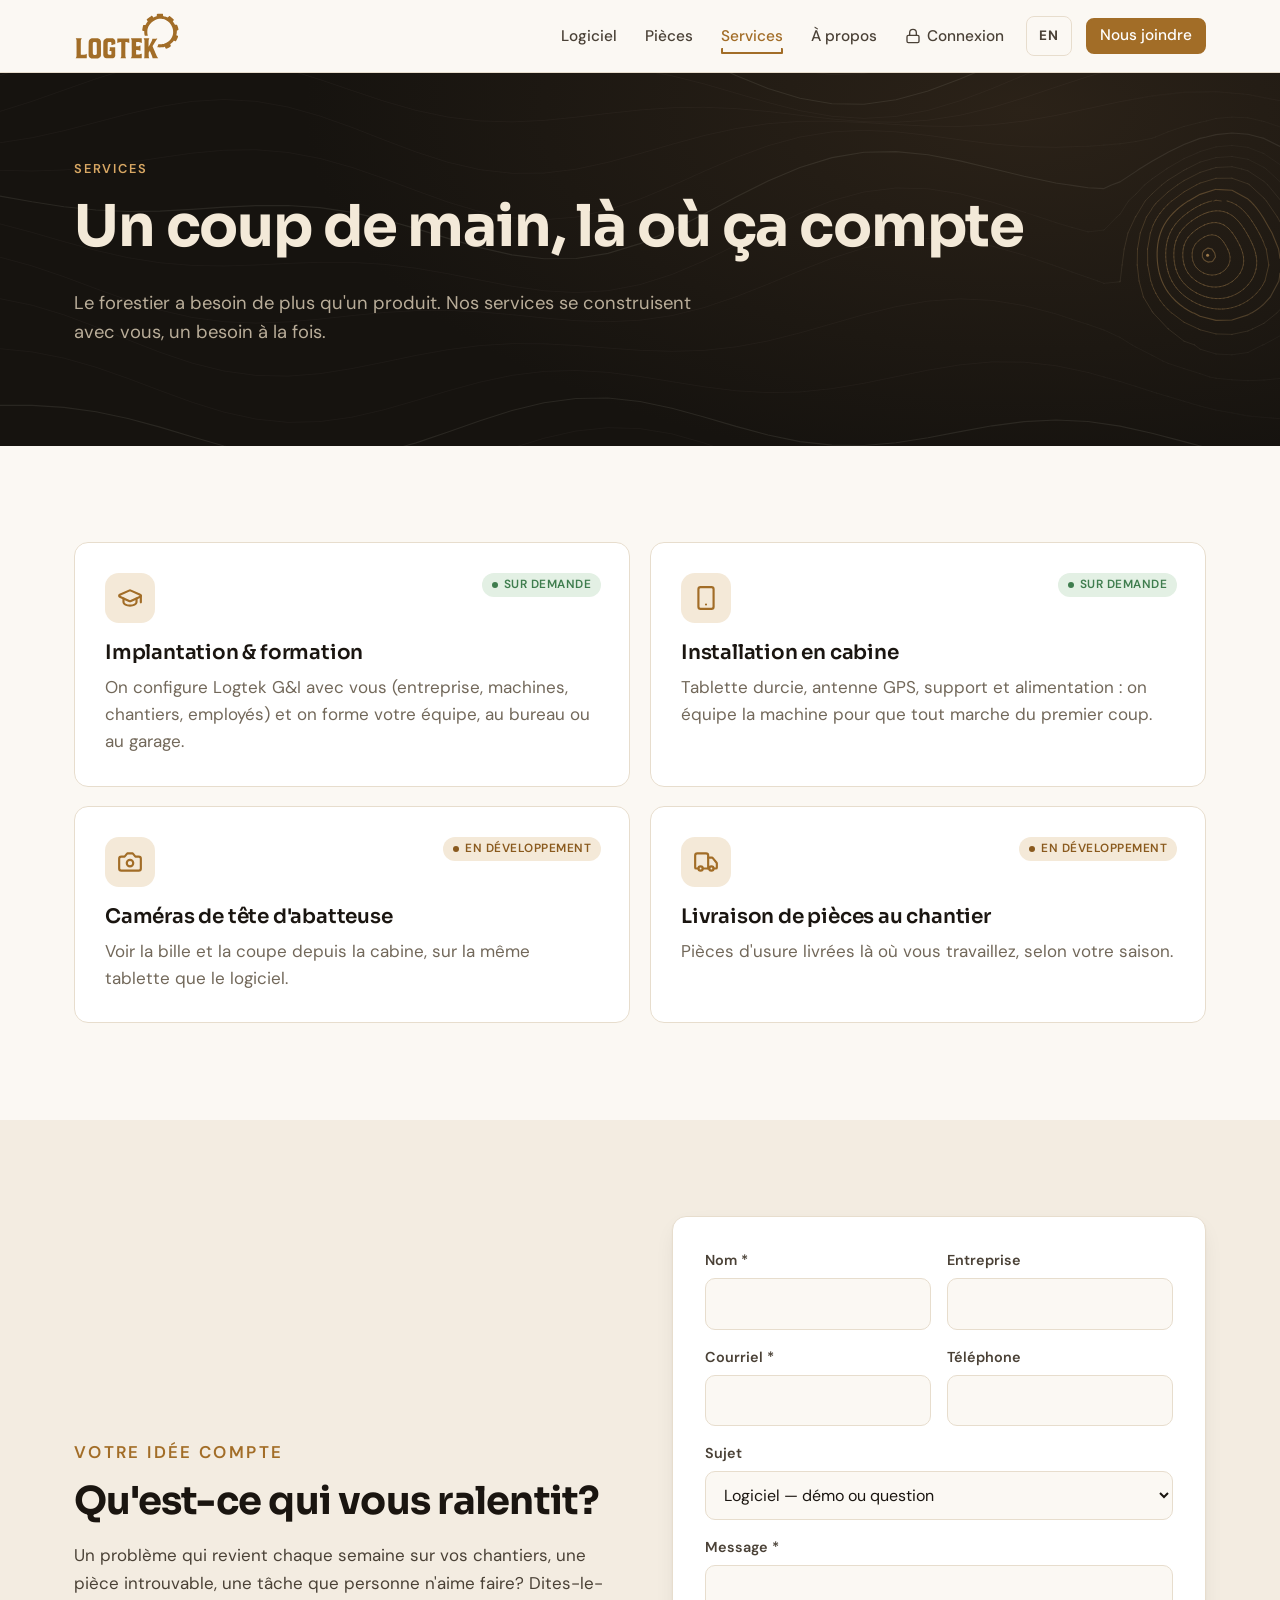
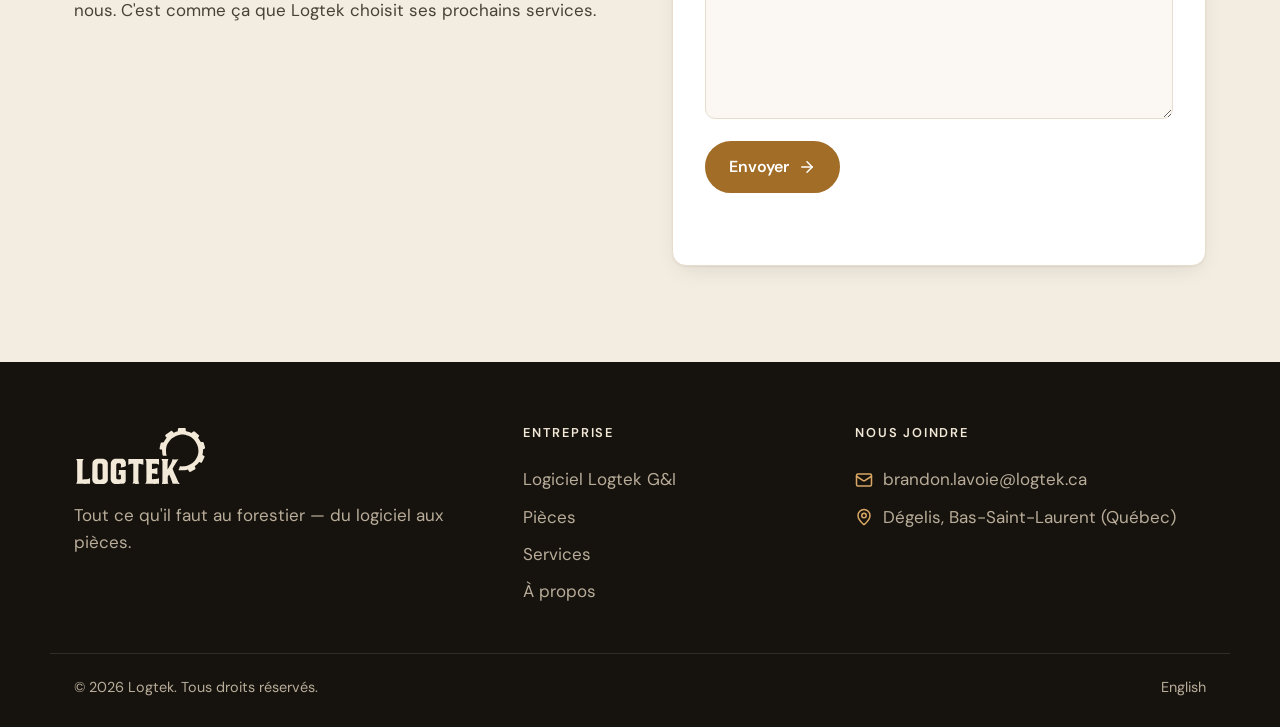
<file: logtek.ca/services.html>
<!doctype html>
<html lang="fr-CA">
<head>
<meta charset="utf-8">
<meta name="viewport" content="width=device-width, initial-scale=1">
<title>Services | Logtek</title>
<meta name="description" content="Services Logtek pour entrepreneurs forestiers : implantation et formation du logiciel, installation en cabine, et nouveaux services en développement.">
<link rel="canonical" href="https://logtek.ca/services.html">
<link rel="alternate" hreflang="fr-CA" href="https://logtek.ca/services.html">
<link rel="alternate" hreflang="en-CA" href="https://logtek.ca/en/services.html">
<link rel="alternate" hreflang="x-default" href="https://logtek.ca/services.html">
<meta property="og:type" content="website">
<meta property="og:title" content="Services | Logtek">
<meta property="og:description" content="Services Logtek pour entrepreneurs forestiers : implantation et formation du logiciel, installation en cabine, et nouveaux services en développement.">
<meta property="og:url" content="https://logtek.ca/services.html">
<meta property="og:locale" content="fr_CA">
<meta name="theme-color" content="#A26D27">
<meta property="og:image" content="https://logtek.ca/assets/img/og-image.png">
<link rel="icon" href="assets/img/favicon.svg" type="image/svg+xml">
<link rel="expect" href="#main" blocking="render">
<script src="assets/js/fx-kerf.js?v=20260928b"></script>
<link rel="preconnect" href="https://fonts.googleapis.com">
<link rel="preconnect" href="https://fonts.gstatic.com" crossorigin>
<link href="https://fonts.googleapis.com/css2?family=Sora:wght@600;700&family=DM+Sans:wght@400;500;700&display=swap" rel="stylesheet">
<link rel="stylesheet" href="assets/css/style.css?v=20260928b">
<link rel="stylesheet" href="assets/css/fx-topo-stump.css?v=20260928b">
<link rel="stylesheet" href="assets/css/fx-guide-bar.css?v=20260928b">
<link rel="stylesheet" href="assets/css/fx-kerf.css?v=20260928b">
</head>
<body data-page="services" data-lang="fr" data-email="brandon.lavoie@logtek.ca" data-endpoint="">
<a class="skip" href="#main">Aller au contenu</a>
<header class="site-header">
  <div class="wrap header-inner">
    <a class="brand" href="./" aria-label="Logtek — accueil">
      <img src="assets/img/logo.svg" alt="Logtek" width="106" height="48">
    </a>
    <nav class="main-nav" id="main-nav" aria-label="Navigation principale">
      <a href="logiciel.html">Logiciel</a><a href="chaines.html">Pièces</a><a href="services.html" aria-current="page">Services</a><a href="a-propos.html">À propos</a>
      <a class="app-link" href="https://logtekgi.ca" rel="noopener"><svg class="ic" viewBox="0 0 24 24" fill="none" stroke="currentColor" stroke-width="2" stroke-linecap="round" stroke-linejoin="round" aria-hidden="true"><rect width="18" height="11" x="3" y="11" rx="2" ry="2"/><path d="M7 11V7a5 5 0 0 1 10 0v4"/></svg>Connexion</a>
      <a class="lang" href="en/services.html" hreflang="en" lang="en">EN</a>
      <a class="btn btn-sm" href="contact.html">Nous joindre</a>
    </nav>
    <button class="nav-toggle" aria-controls="main-nav" aria-expanded="false" aria-label="Menu"><svg class="ic ic-open" viewBox="0 0 24 24" fill="none" stroke="currentColor" stroke-width="2" stroke-linecap="round" stroke-linejoin="round" aria-hidden="true"><line x1="4" x2="20" y1="12" y2="12"/><line x1="4" x2="20" y1="6" y2="6"/><line x1="4" x2="20" y1="18" y2="18"/></svg><svg class="ic ic-close" viewBox="0 0 24 24" fill="none" stroke="currentColor" stroke-width="2" stroke-linecap="round" stroke-linejoin="round" aria-hidden="true"><path d="M18 6 6 18"/><path d="m6 6 12 12"/></svg></button>
  </div>
</header>
<main id="main">

<section class="page-hero">
  <div class="topo-bg" aria-hidden="true"></div>
  <div class="wrap">
    <p class="eyebrow">Services</p>
    <h1>Un coup de main, là où ça compte</h1>
    <p class="lead">Le forestier a besoin de plus qu'un produit. Nos services se construisent avec vous, un besoin à la fois.</p>
    
  </div>
</section>
<section class="section">
  <div class="wrap">
    <div class="services">
      <div class="service"><svg class="ic" viewBox="0 0 24 24" fill="none" stroke="currentColor" stroke-width="2" stroke-linecap="round" stroke-linejoin="round" aria-hidden="true"><path d="M21.42 10.922a1 1 0 0 0-.019-1.838L12.83 5.18a2 2 0 0 0-1.66 0L2.6 9.08a1 1 0 0 0 0 1.832l8.57 3.908a2 2 0 0 0 1.66 0z"/><path d="M22 10v6"/><path d="M6 12.5V16a6 3 0 0 0 12 0v-3.5"/></svg><span class="chip chip-ok">Sur demande</span><h3>Implantation & formation</h3><p>On configure Logtek G&amp;I avec vous (entreprise, machines, chantiers, employés) et on forme votre équipe, au bureau ou au garage.</p></div>
      <div class="service"><svg class="ic" viewBox="0 0 24 24" fill="none" stroke="currentColor" stroke-width="2" stroke-linecap="round" stroke-linejoin="round" aria-hidden="true"><rect width="14" height="20" x="5" y="2" rx="2" ry="2"/><path d="M12 18h.01"/></svg><span class="chip chip-ok">Sur demande</span><h3>Installation en cabine</h3><p>Tablette durcie, antenne GPS, support et alimentation : on équipe la machine pour que tout marche du premier coup.</p></div>
      <div class="service"><svg class="ic" viewBox="0 0 24 24" fill="none" stroke="currentColor" stroke-width="2" stroke-linecap="round" stroke-linejoin="round" aria-hidden="true"><path d="M14.5 4h-5L7 7H4a2 2 0 0 0-2 2v9a2 2 0 0 0 2 2h16a2 2 0 0 0 2-2V9a2 2 0 0 0-2-2h-3l-2.5-3z"/><circle cx="12" cy="13" r="3"/></svg><span class="chip chip-soon">En développement</span><h3>Caméras de tête d'abatteuse</h3><p>Voir la bille et la coupe depuis la cabine, sur la même tablette que le logiciel.</p></div>
      <div class="service"><svg class="ic" viewBox="0 0 24 24" fill="none" stroke="currentColor" stroke-width="2" stroke-linecap="round" stroke-linejoin="round" aria-hidden="true"><path d="M14 18V6a2 2 0 0 0-2-2H4a2 2 0 0 0-2 2v11a1 1 0 0 0 1 1h2"/><path d="M15 18H9"/><path d="M19 18h2a1 1 0 0 0 1-1v-3.65a1 1 0 0 0-.22-.624l-3.48-4.35A1 1 0 0 0 17.52 8H14"/><circle cx="17" cy="18" r="2"/><circle cx="7" cy="18" r="2"/></svg><span class="chip chip-soon">En développement</span><h3>Livraison de pièces au chantier</h3><p>Pièces d'usure livrées là où vous travaillez, selon votre saison.</p></div></div>
  </div>
</section>
<section class="section section-alt">
  <div class="wrap split">
    <div>
      <p class="eyebrow dark">Votre idée compte</p>
      <h2>Qu'est-ce qui vous ralentit?</h2>
      <p>Un problème qui revient chaque semaine sur vos chantiers, une pièce introuvable, une tâche que personne n'aime faire? Dites-le-nous. C'est comme ça que Logtek choisit ses prochains services.</p>
    </div>
    
<form class="form" data-form="services" novalidate>
  <div class="form-grid">
    <label class="field"><span>Nom *</span><input name="nom" autocomplete="name" required></label>
    <label class="field"><span>Entreprise</span><input name="entreprise" autocomplete="organization"></label>
    <label class="field"><span>Courriel *</span><input name="courriel" type="email" autocomplete="email" required></label>
    <label class="field"><span>Téléphone</span><input name="telephone" type="tel" autocomplete="tel"></label>
    <label class="field full"><span>Sujet</span><select name="sujet"><option value="demo">Logiciel — démo ou question</option><option value="pieces">Pièces</option><option value="services">Services</option><option value="autre">Autre</option></select></label>
    
    <label class="field full"><span>Message *</span><textarea name="message" rows="5" required placeholder=""></textarea></label>
  </div>
  <button class="btn" type="submit">Envoyer <svg class="ic" viewBox="0 0 24 24" fill="none" stroke="currentColor" stroke-width="2" stroke-linecap="round" stroke-linejoin="round" aria-hidden="true"><path d="M5 12h14"/><path d="m12 5 7 7-7 7"/></svg></button>
  <p class="form-status" role="status" aria-live="polite"></p>
</form>
  </div>
</section>

</main>
<footer class="site-footer">
  <div class="wrap footer-grid">
    <div class="footer-brand">
      <img src="assets/img/logo-light.svg" alt="Logtek" width="132" height="60" class="footer-logo">
      <p>Tout ce qu'il faut au forestier — du logiciel aux pièces.</p>
    </div>
    <div>
      <h3>Entreprise</h3>
      <a href="logiciel.html">Logiciel Logtek G&amp;I</a>
      <a href="chaines.html">Pièces</a>
      <a href="services.html">Services</a>
      <a href="a-propos.html">À propos</a>
    </div>
    <div>
      <h3>Nous joindre</h3>
      <a href="mailto:brandon.lavoie@logtek.ca"><svg class="ic" viewBox="0 0 24 24" fill="none" stroke="currentColor" stroke-width="2" stroke-linecap="round" stroke-linejoin="round" aria-hidden="true"><rect width="20" height="16" x="2" y="4" rx="2"/><path d="m22 7-8.97 5.7a1.94 1.94 0 0 1-2.06 0L2 7"/></svg>brandon.lavoie@logtek.ca</a>
      
      <span><svg class="ic" viewBox="0 0 24 24" fill="none" stroke="currentColor" stroke-width="2" stroke-linecap="round" stroke-linejoin="round" aria-hidden="true"><path d="M20 10c0 4.993-5.539 10.193-7.399 11.799a1 1 0 0 1-1.202 0C9.539 20.193 4 14.993 4 10a8 8 0 0 1 16 0"/><circle cx="12" cy="10" r="3"/></svg>Dégelis, Bas-Saint-Laurent (Québec)</span>
    </div>
  </div>
  <div class="wrap footer-base">
    <span>© 2026 Logtek. Tous droits réservés.</span>
    <a href="en/services.html" hreflang="en">English</a>
  </div>
</footer>
<script src="assets/js/main.js?v=20260928b" defer></script>
<script src="assets/js/fx-core.js?v=20260928b" defer></script>
<script src="assets/js/fx-guide-bar.js?v=20260928b" defer></script>
<script src="assets/js/fx-topo-stump.js?v=20260928b" defer></script>
</body>
</html>
</file>
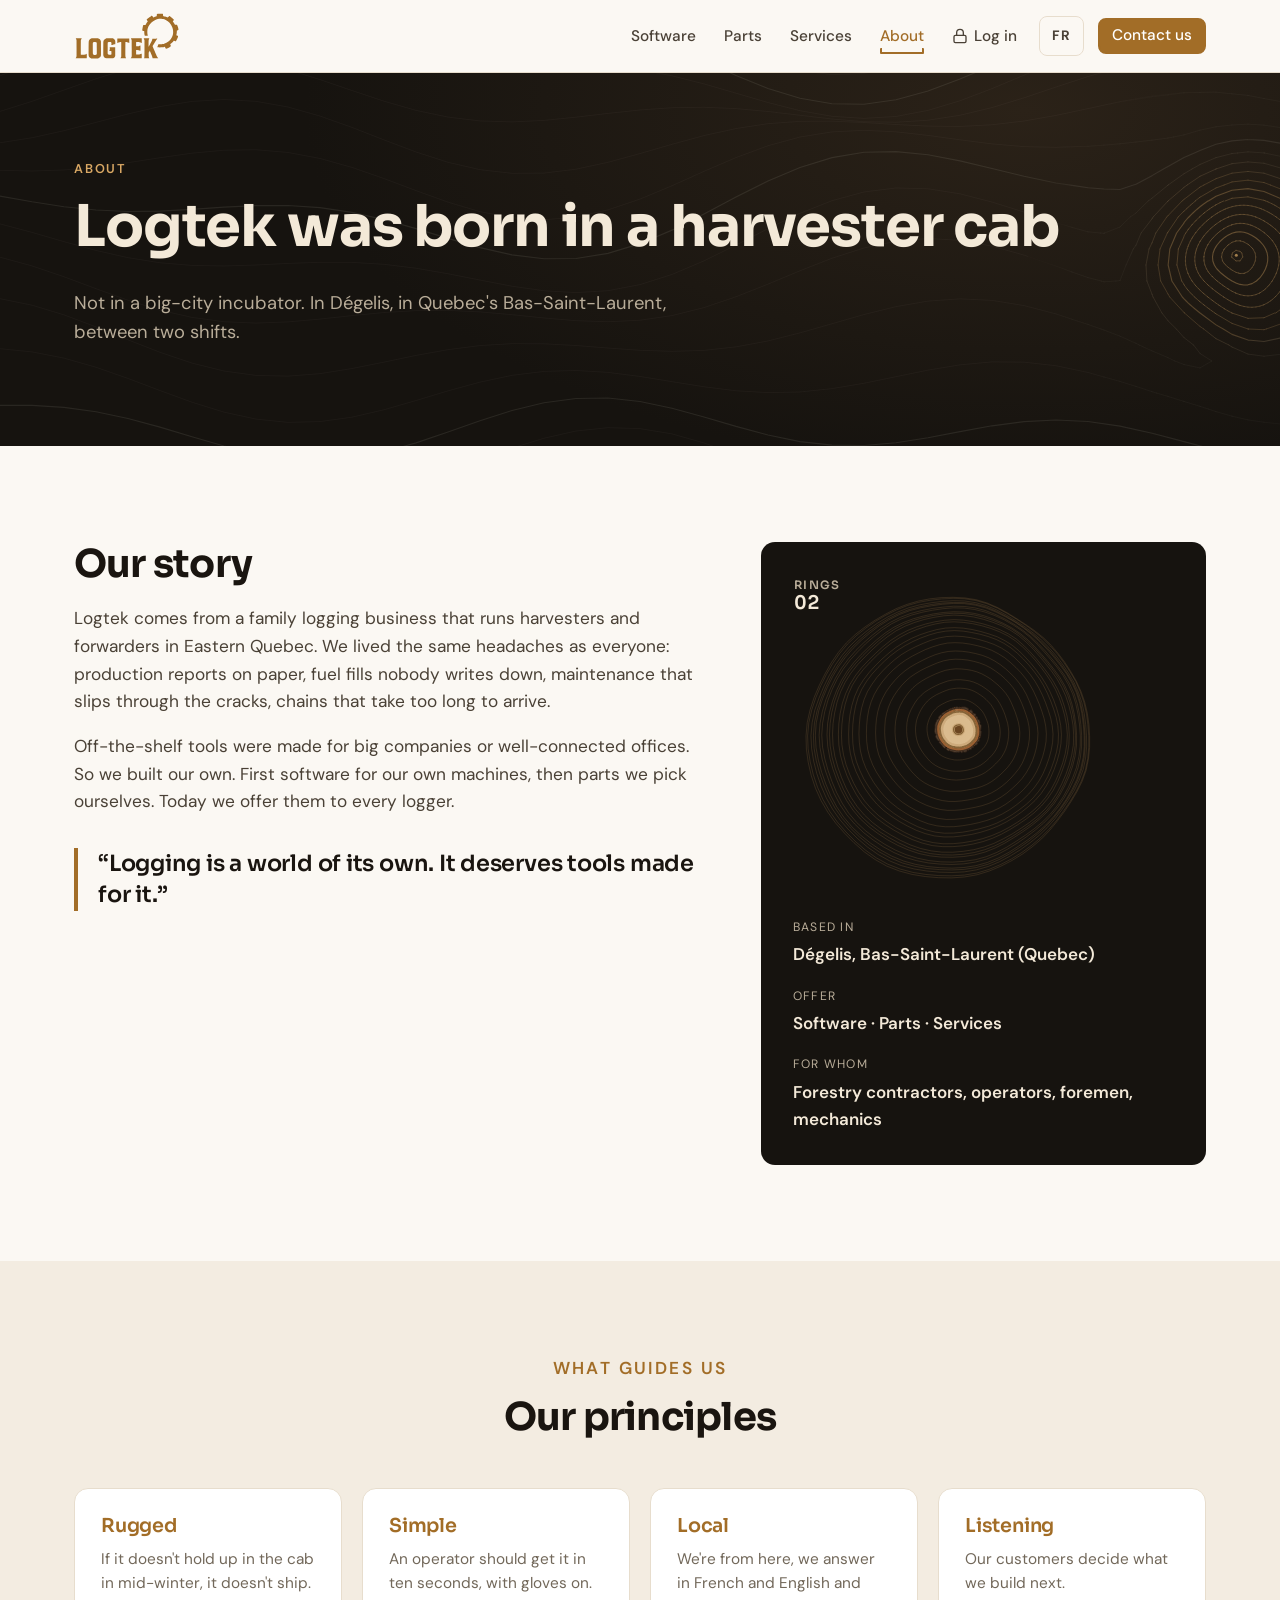
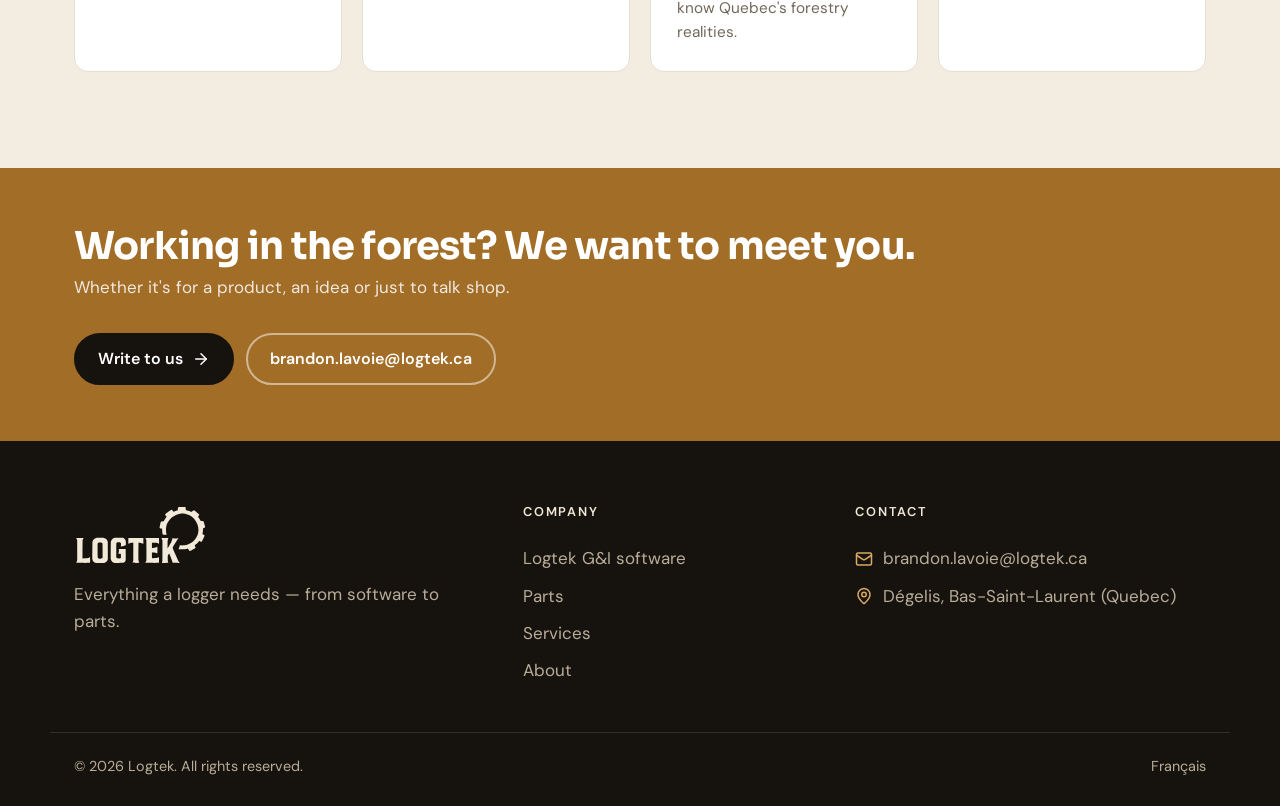
<file: logtek.ca/en/about.html>
<!doctype html>
<html lang="en-CA">
<head>
<meta charset="utf-8">
<meta name="viewport" content="width=device-width, initial-scale=1">
<title>About | Logtek</title>
<meta name="description" content="Logtek was born from a family logging business in Dégelis, Quebec. Our mission: help loggers from every angle.">
<link rel="canonical" href="https://logtek.ca/en/about.html">
<link rel="alternate" hreflang="fr-CA" href="https://logtek.ca/a-propos.html">
<link rel="alternate" hreflang="en-CA" href="https://logtek.ca/en/about.html">
<link rel="alternate" hreflang="x-default" href="https://logtek.ca/a-propos.html">
<meta property="og:type" content="website">
<meta property="og:title" content="About | Logtek">
<meta property="og:description" content="Logtek was born from a family logging business in Dégelis, Quebec. Our mission: help loggers from every angle.">
<meta property="og:url" content="https://logtek.ca/en/about.html">
<meta property="og:locale" content="en_CA">
<meta name="theme-color" content="#A26D27">
<meta property="og:image" content="https://logtek.ca/assets/img/og-image.png">
<link rel="icon" href="../assets/img/favicon.svg" type="image/svg+xml">
<link rel="expect" href="#main" blocking="render">
<script src="../assets/js/fx-kerf.js?v=20260928b"></script>
<link rel="preconnect" href="https://fonts.googleapis.com">
<link rel="preconnect" href="https://fonts.gstatic.com" crossorigin>
<link href="https://fonts.googleapis.com/css2?family=Sora:wght@600;700&family=DM+Sans:wght@400;500;700&display=swap" rel="stylesheet">
<link rel="stylesheet" href="../assets/css/style.css?v=20260928b">
<link rel="stylesheet" href="../assets/css/fx-topo-stump.css?v=20260928b">
<link rel="stylesheet" href="../assets/css/fx-guide-bar.css?v=20260928b">
<link rel="stylesheet" href="../assets/css/fx-rings.css?v=20260928b">
<link rel="stylesheet" href="../assets/css/fx-kerf.css?v=20260928b">
</head>
<body data-page="about" data-lang="en" data-email="brandon.lavoie@logtek.ca" data-endpoint="">
<a class="skip" href="#main">Skip to content</a>
<header class="site-header">
  <div class="wrap header-inner">
    <a class="brand" href="../en/" aria-label="Logtek — home">
      <img src="../assets/img/logo.svg" alt="Logtek" width="106" height="48">
    </a>
    <nav class="main-nav" id="main-nav" aria-label="Main navigation">
      <a href="../en/software.html">Software</a><a href="../en/chains.html">Parts</a><a href="../en/services.html">Services</a><a href="../en/about.html" aria-current="page">About</a>
      <a class="app-link" href="https://logtekgi.ca" rel="noopener"><svg class="ic" viewBox="0 0 24 24" fill="none" stroke="currentColor" stroke-width="2" stroke-linecap="round" stroke-linejoin="round" aria-hidden="true"><rect width="18" height="11" x="3" y="11" rx="2" ry="2"/><path d="M7 11V7a5 5 0 0 1 10 0v4"/></svg>Log in</a>
      <a class="lang" href="../a-propos.html" hreflang="fr" lang="fr">FR</a>
      <a class="btn btn-sm" href="../en/contact.html">Contact us</a>
    </nav>
    <button class="nav-toggle" aria-controls="main-nav" aria-expanded="false" aria-label="Menu"><svg class="ic ic-open" viewBox="0 0 24 24" fill="none" stroke="currentColor" stroke-width="2" stroke-linecap="round" stroke-linejoin="round" aria-hidden="true"><line x1="4" x2="20" y1="12" y2="12"/><line x1="4" x2="20" y1="6" y2="6"/><line x1="4" x2="20" y1="18" y2="18"/></svg><svg class="ic ic-close" viewBox="0 0 24 24" fill="none" stroke="currentColor" stroke-width="2" stroke-linecap="round" stroke-linejoin="round" aria-hidden="true"><path d="M18 6 6 18"/><path d="m6 6 12 12"/></svg></button>
  </div>
</header>
<main id="main">

<section class="page-hero">
  <div class="topo-bg" aria-hidden="true"></div>
  <div class="wrap">
    <p class="eyebrow">About</p>
    <h1>Logtek was born in a harvester cab</h1>
    <p class="lead">Not in a big-city incubator. In Dégelis, in Quebec's Bas-Saint-Laurent, between two shifts.</p>
    
  </div>
</section>
<section class="section">
  <div class="wrap story">
    <div class="story-text">
      <h2>Our story</h2>
      <p>Logtek comes from a family logging business that runs harvesters and forwarders in Eastern Quebec. We lived the same headaches as everyone: production reports on paper, fuel fills nobody writes down, maintenance that slips through the cracks, chains that take too long to arrive.</p>
      <p>Off-the-shelf tools were made for big companies or well-connected offices. So we built our own. First software for our own machines, then parts we pick ourselves. Today we offer them to every logger.</p>
      <p class="big-quote">“Logging is a world of its own. It deserves tools made for it.”</p>
    </div>
    <div class="story-card">
      <svg class="ic big" viewBox="0 0 24 24" fill="none" stroke="currentColor" stroke-width="2" stroke-linecap="round" stroke-linejoin="round" aria-hidden="true"><path d="m17 14 3 3.3a1 1 0 0 1-.7 1.7H4.7a1 1 0 0 1-.7-1.7L7 14h-.3a1 1 0 0 1-.7-1.7L9 9h-.2A1 1 0 0 1 8 7.3L12 3l4 4.3a1 1 0 0 1-.8 1.7H15l3 3.3a1 1 0 0 1-.7 1.7H17Z"/><path d="M12 22v-3"/></svg>
      <dl>
        <div><dt>Based in</dt><dd>Dégelis, Bas-Saint-Laurent (Quebec)</dd></div>
        <div><dt>Offer</dt><dd>Software · Parts · Services</dd></div>
        <div><dt>For whom</dt><dd>Forestry contractors, operators, foremen, mechanics</dd></div>
      </dl>
    </div>
  </div>
</section>
<section class="section section-alt">
  <div class="wrap">
    <div class="section-head">
      <p class="eyebrow dark">What guides us</p>
      <h2>Our principles</h2>
    </div>
    <div class="values"><div><h3>Rugged</h3><p>If it doesn't hold up in the cab in mid-winter, it doesn't ship.</p></div><div><h3>Simple</h3><p>An operator should get it in ten seconds, with gloves on.</p></div><div><h3>Local</h3><p>We're from here, we answer in French and English and know Quebec's forestry realities.</p></div><div><h3>Listening</h3><p>Our customers decide what we build next.</p></div></div>
  </div>
</section>

<section class="cta-band">
  <div class="wrap cta-inner">
    <div>
      <h2>Working in the forest? We want to meet you.</h2>
      <p>Whether it's for a product, an idea or just to talk shop.</p>
    </div>
    <div class="cta-actions">
      <a class="btn" href="../en/contact.html">Write to us <svg class="ic" viewBox="0 0 24 24" fill="none" stroke="currentColor" stroke-width="2" stroke-linecap="round" stroke-linejoin="round" aria-hidden="true"><path d="M5 12h14"/><path d="m12 5 7 7-7 7"/></svg></a>
      <a class="btn btn-ghost-light" href="mailto:brandon.lavoie@logtek.ca">brandon.lavoie@logtek.ca</a>
    </div>
  </div>
</section>

</main>
<footer class="site-footer">
  <div class="wrap footer-grid">
    <div class="footer-brand">
      <img src="../assets/img/logo-light.svg" alt="Logtek" width="132" height="60" class="footer-logo">
      <p>Everything a logger needs — from software to parts.</p>
    </div>
    <div>
      <h3>Company</h3>
      <a href="../en/software.html">Logtek G&amp;I software</a>
      <a href="../en/chains.html">Parts</a>
      <a href="../en/services.html">Services</a>
      <a href="../en/about.html">About</a>
    </div>
    <div>
      <h3>Contact</h3>
      <a href="mailto:brandon.lavoie@logtek.ca"><svg class="ic" viewBox="0 0 24 24" fill="none" stroke="currentColor" stroke-width="2" stroke-linecap="round" stroke-linejoin="round" aria-hidden="true"><rect width="20" height="16" x="2" y="4" rx="2"/><path d="m22 7-8.97 5.7a1.94 1.94 0 0 1-2.06 0L2 7"/></svg>brandon.lavoie@logtek.ca</a>
      
      <span><svg class="ic" viewBox="0 0 24 24" fill="none" stroke="currentColor" stroke-width="2" stroke-linecap="round" stroke-linejoin="round" aria-hidden="true"><path d="M20 10c0 4.993-5.539 10.193-7.399 11.799a1 1 0 0 1-1.202 0C9.539 20.193 4 14.993 4 10a8 8 0 0 1 16 0"/><circle cx="12" cy="10" r="3"/></svg>Dégelis, Bas-Saint-Laurent (Quebec)</span>
    </div>
  </div>
  <div class="wrap footer-base">
    <span>© 2026 Logtek. All rights reserved.</span>
    <a href="../a-propos.html" hreflang="fr">Français</a>
  </div>
</footer>
<script src="../assets/js/main.js?v=20260928b" defer></script>
<script src="../assets/js/fx-core.js?v=20260928b" defer></script>
<script src="../assets/js/fx-rings.js?v=20260928b" defer></script>
<script src="../assets/js/fx-guide-bar.js?v=20260928b" defer></script>
<script src="../assets/js/fx-topo-stump.js?v=20260928b" defer></script>
</body>
</html>
</file>
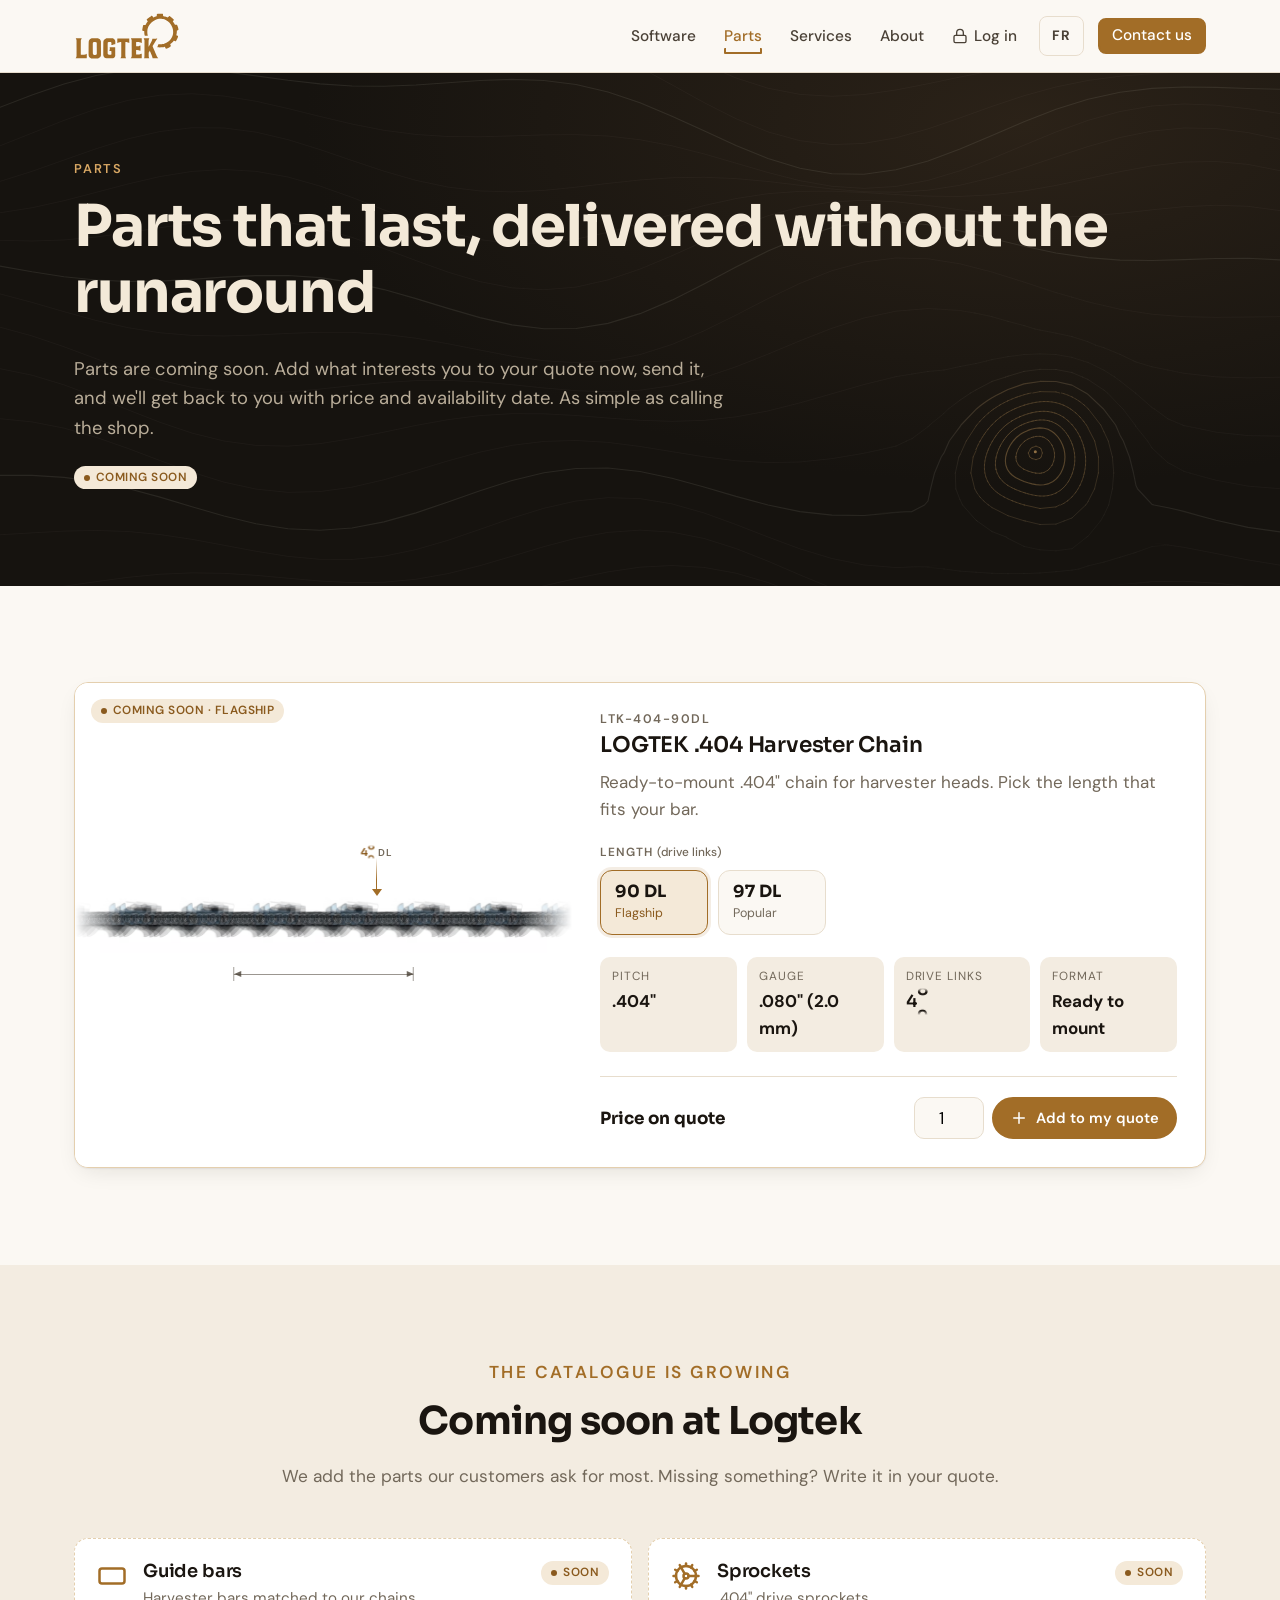
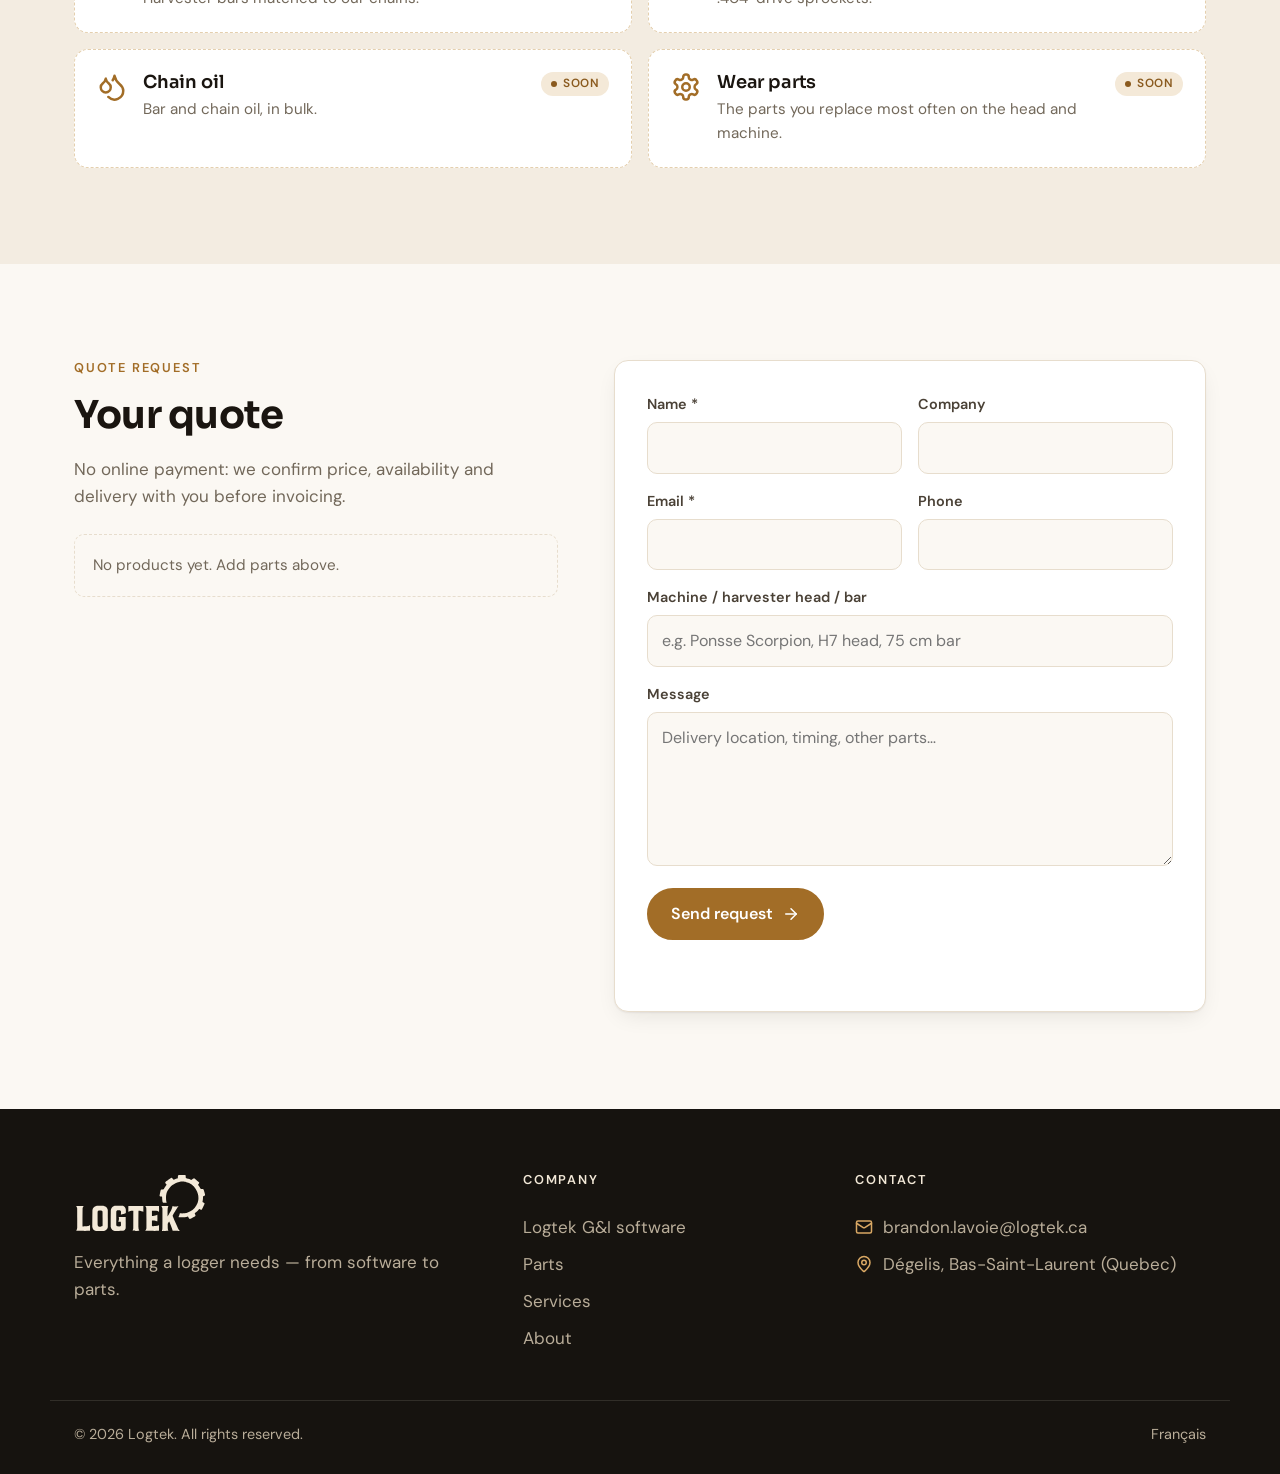
<file: logtek.ca/en/chains.html>
<!doctype html>
<html lang="en-CA">
<head>
<meta charset="utf-8">
<meta name="viewport" content="width=device-width, initial-scale=1">
<title>Parts for loggers | Logtek</title>
<meta name="description" content="Parts for forestry machines: LOGTEK .404&quot; harvester chains, bars, sprockets, oil and wear parts. Coming soon, fast quotes.">
<link rel="canonical" href="https://logtek.ca/en/chains.html">
<link rel="alternate" hreflang="fr-CA" href="https://logtek.ca/chaines.html">
<link rel="alternate" hreflang="en-CA" href="https://logtek.ca/en/chains.html">
<link rel="alternate" hreflang="x-default" href="https://logtek.ca/chaines.html">
<meta property="og:type" content="website">
<meta property="og:title" content="Parts for loggers | Logtek">
<meta property="og:description" content="Parts for forestry machines: LOGTEK .404&quot; harvester chains, bars, sprockets, oil and wear parts. Coming soon, fast quotes.">
<meta property="og:url" content="https://logtek.ca/en/chains.html">
<meta property="og:locale" content="en_CA">
<meta name="theme-color" content="#A26D27">
<meta property="og:image" content="https://logtek.ca/assets/img/og-image.png">
<link rel="icon" href="../assets/img/favicon.svg" type="image/svg+xml">
<link rel="expect" href="#main" blocking="render">
<script src="../assets/js/fx-kerf.js?v=20260928b"></script>
<link rel="preconnect" href="https://fonts.googleapis.com">
<link rel="preconnect" href="https://fonts.gstatic.com" crossorigin>
<link href="https://fonts.googleapis.com/css2?family=Sora:wght@600;700&family=DM+Sans:wght@400;500;700&display=swap" rel="stylesheet">
<link rel="stylesheet" href="../assets/css/style.css?v=20260928b">
<link rel="stylesheet" href="../assets/css/fx-topo-stump.css?v=20260928b">
<link rel="stylesheet" href="../assets/css/fx-guide-bar.css?v=20260928b">
<link rel="stylesheet" href="../assets/css/fx-dl-index.css?v=20260928b">
<link rel="stylesheet" href="../assets/css/fx-kerf.css?v=20260928b">
</head>
<body data-page="chains" data-lang="en" data-email="brandon.lavoie@logtek.ca" data-endpoint="">
<a class="skip" href="#main">Skip to content</a>
<header class="site-header">
  <div class="wrap header-inner">
    <a class="brand" href="../en/" aria-label="Logtek — home">
      <img src="../assets/img/logo.svg" alt="Logtek" width="106" height="48">
    </a>
    <nav class="main-nav" id="main-nav" aria-label="Main navigation">
      <a href="../en/software.html">Software</a><a href="../en/chains.html" aria-current="page">Parts</a><a href="../en/services.html">Services</a><a href="../en/about.html">About</a>
      <a class="app-link" href="https://logtekgi.ca" rel="noopener"><svg class="ic" viewBox="0 0 24 24" fill="none" stroke="currentColor" stroke-width="2" stroke-linecap="round" stroke-linejoin="round" aria-hidden="true"><rect width="18" height="11" x="3" y="11" rx="2" ry="2"/><path d="M7 11V7a5 5 0 0 1 10 0v4"/></svg>Log in</a>
      <a class="lang" href="../chaines.html" hreflang="fr" lang="fr">FR</a>
      <a class="btn btn-sm" href="../en/contact.html">Contact us</a>
    </nav>
    <button class="nav-toggle" aria-controls="main-nav" aria-expanded="false" aria-label="Menu"><svg class="ic ic-open" viewBox="0 0 24 24" fill="none" stroke="currentColor" stroke-width="2" stroke-linecap="round" stroke-linejoin="round" aria-hidden="true"><line x1="4" x2="20" y1="12" y2="12"/><line x1="4" x2="20" y1="6" y2="6"/><line x1="4" x2="20" y1="18" y2="18"/></svg><svg class="ic ic-close" viewBox="0 0 24 24" fill="none" stroke="currentColor" stroke-width="2" stroke-linecap="round" stroke-linejoin="round" aria-hidden="true"><path d="M18 6 6 18"/><path d="m6 6 12 12"/></svg></button>
  </div>
</header>
<main id="main">

<section class="page-hero">
  <div class="topo-bg" aria-hidden="true"></div>
  <div class="wrap">
    <p class="eyebrow">Parts</p>
    <h1>Parts that last, delivered without the runaround</h1>
    <p class="lead">Parts are coming soon. Add what interests you to your quote now, send it, and we'll get back to you with price and availability date. As simple as calling the shop.</p>
    <p><span class="chip chip-soon">Coming soon</span></p>
    
  </div>
</section>
<section class="section">
  <div class="wrap">
    <div class="products">
      <article class="product featured" data-sku="LTK-404" data-name="LOGTEK .404 Harvester Chain">
        <div class="product-visual photo"><picture><source type="image/avif" srcset="../assets/img/chaine-404.avif"><img src="../assets/img/chaine-404.jpg" alt=".404 harvester chain" width="950" height="150" decoding="async"></picture><span class="chip chip-soon">Coming soon · Flagship</span></div>
        <div class="product-body">
          <p class="sku" data-sku-out>LTK-404-90DL</p>
          <h3>LOGTEK .404 Harvester Chain</h3>
          <p>Ready-to-mount .404" chain for harvester heads. Pick the length that fits your bar.</p>
          <fieldset class="variants">
            <legend>Length <small>(drive links)</small></legend>
            <div class="variant-list"><label class="variant"><input type="radio" name="longueur-chaine" value="LTK-404-90DL" data-label="90 DL" data-dl="90" checked><span><b>90 DL</b><small>Flagship</small></span></label><label class="variant"><input type="radio" name="longueur-chaine" value="LTK-404-97DL" data-label="97 DL" data-dl="97"><span><b>97 DL</b><small>Popular</small></span></label></div>
          </fieldset>
          <dl class="specs"><div><dt>Pitch</dt><dd>.404"</dd></div><div><dt>Gauge</dt><dd>.080" (2.0 mm)</dd></div><div><dt>Drive links</dt><dd data-dl-out>90</dd></div><div><dt>Format</dt><dd>Ready to mount</dd></div></dl>
          <div class="product-foot">
            <div class="price-wrap"><strong class="price">Price on quote</strong></div>
            <div class="add">
              <label class="sr" for="q-chaine">Quantity</label>
              <input id="q-chaine" type="number" min="1" value="1" inputmode="numeric">
              <button class="btn btn-sm" data-add><svg class="ic" viewBox="0 0 24 24" fill="none" stroke="currentColor" stroke-width="2" stroke-linecap="round" stroke-linejoin="round" aria-hidden="true"><path d="M5 12h14"/><path d="M12 5v14"/></svg>Add to my quote</button>
            </div>
          </div>
        </div>
      </article></div>
  </div>
</section>

<section class="section section-alt" id="bientot">
  <div class="wrap">
    <div class="section-head">
      <p class="eyebrow dark">The catalogue is growing</p>
      <h2>Coming soon at Logtek</h2>
      <p>We add the parts our customers ask for most. Missing something? Write it in your quote.</p>
    </div>
    <div class="soon-grid">
      <div class="soon-card"><svg class="ic" viewBox="0 0 24 24" fill="none" stroke="currentColor" stroke-width="2" stroke-linecap="round" stroke-linejoin="round" aria-hidden="true"><rect width="20" height="12" x="2" y="6" rx="2"/></svg><div><h3>Guide bars</h3><p>Harvester bars matched to our chains.</p></div><span class="chip chip-soon">Soon</span></div>
      <div class="soon-card"><svg class="ic" viewBox="0 0 24 24" fill="none" stroke="currentColor" stroke-width="2" stroke-linecap="round" stroke-linejoin="round" aria-hidden="true"><path d="M12 20a8 8 0 1 0 0-16 8 8 0 0 0 0 16Z"/><path d="M12 14a2 2 0 1 0 0-4 2 2 0 0 0 0 4Z"/><path d="M12 2v2"/><path d="M12 22v-2"/><path d="m17 20.66-1-1.73"/><path d="M11 10.27 7 3.34"/><path d="m20.66 17-1.73-1"/><path d="m3.34 7 1.73 1"/><path d="M14 12h8"/><path d="M2 12h2"/><path d="m20.66 7-1.73 1"/><path d="m3.34 17 1.73-1"/><path d="m17 3.34-1 1.73"/><path d="m11 13.73-4 6.93"/></svg><div><h3>Sprockets</h3><p>.404" drive sprockets.</p></div><span class="chip chip-soon">Soon</span></div>
      <div class="soon-card"><svg class="ic" viewBox="0 0 24 24" fill="none" stroke="currentColor" stroke-width="2" stroke-linecap="round" stroke-linejoin="round" aria-hidden="true"><path d="M7 16.3c2.2 0 4-1.83 4-4.05 0-1.16-.57-2.26-1.71-3.19S7.29 6.75 7 5.3c-.29 1.45-1.14 2.84-2.29 3.76S3 11.1 3 12.25c0 2.22 1.8 4.05 4 4.05z"/><path d="M12.56 6.6A10.97 10.97 0 0 0 14 3.02c.5 2.5 2 4.9 4 6.5s3 3.5 3 5.5a6.98 6.98 0 0 1-11.91 4.97"/></svg><div><h3>Chain oil</h3><p>Bar and chain oil, in bulk.</p></div><span class="chip chip-soon">Soon</span></div>
      <div class="soon-card"><svg class="ic" viewBox="0 0 24 24" fill="none" stroke="currentColor" stroke-width="2" stroke-linecap="round" stroke-linejoin="round" aria-hidden="true"><path d="M12.22 2h-.44a2 2 0 0 0-2 2v.18a2 2 0 0 1-1 1.73l-.43.25a2 2 0 0 1-2 0l-.15-.08a2 2 0 0 0-2.73.73l-.22.38a2 2 0 0 0 .73 2.73l.15.1a2 2 0 0 1 1 1.72v.51a2 2 0 0 1-1 1.74l-.15.09a2 2 0 0 0-.73 2.73l.22.38a2 2 0 0 0 2.73.73l.15-.08a2 2 0 0 1 2 0l.43.25a2 2 0 0 1 1 1.73V20a2 2 0 0 0 2 2h.44a2 2 0 0 0 2-2v-.18a2 2 0 0 1 1-1.73l.43-.25a2 2 0 0 1 2 0l.15.08a2 2 0 0 0 2.73-.73l.22-.39a2 2 0 0 0-.73-2.73l-.15-.08a2 2 0 0 1-1-1.74v-.5a2 2 0 0 1 1-1.74l.15-.09a2 2 0 0 0 .73-2.73l-.22-.38a2 2 0 0 0-2.73-.73l-.15.08a2 2 0 0 1-2 0l-.43-.25a2 2 0 0 1-1-1.73V4a2 2 0 0 0-2-2z"/><circle cx="12" cy="12" r="3"/></svg><div><h3>Wear parts</h3><p>The parts you replace most often on the head and machine.</p></div><span class="chip chip-soon">Soon</span></div></div>
  </div>
</section>

<section class="section" id="soumission">
  <div class="wrap quote-wrap">
    <div class="quote-intro">
      <p class="eyebrow dark">Quote request</p>
      <h2>Your quote</h2>
      <p>No online payment: we confirm price, availability and delivery with you before invoicing.</p>
      <div class="quote-list" id="quote-list" data-empty="No products yet. Add parts above."></div>
    </div>
    
<form class="form" data-form="quote" novalidate>
  <div class="form-grid">
    <label class="field"><span>Name *</span><input name="nom" autocomplete="name" required></label>
    <label class="field"><span>Company</span><input name="entreprise" autocomplete="organization"></label>
    <label class="field"><span>Email *</span><input name="courriel" type="email" autocomplete="email" required></label>
    <label class="field"><span>Phone</span><input name="telephone" type="tel" autocomplete="tel"></label>
    
    <label class="field full"><span>Machine / harvester head / bar</span><input name="machine" placeholder="e.g. Ponsse Scorpion, H7 head, 75 cm bar"></label>
    <label class="field full"><span>Message</span><textarea name="message" rows="5"  placeholder="Delivery location, timing, other parts…"></textarea></label>
  </div>
  <button class="btn" type="submit">Send request <svg class="ic" viewBox="0 0 24 24" fill="none" stroke="currentColor" stroke-width="2" stroke-linecap="round" stroke-linejoin="round" aria-hidden="true"><path d="M5 12h14"/><path d="m12 5 7 7-7 7"/></svg></button>
  <p class="form-status" role="status" aria-live="polite"></p>
</form>
  </div>
</section>
<div class="quote-bar" id="quote-bar" hidden>
  <span><svg class="ic" viewBox="0 0 24 24" fill="none" stroke="currentColor" stroke-width="2" stroke-linecap="round" stroke-linejoin="round" aria-hidden="true"><rect width="8" height="4" x="8" y="2" rx="1" ry="1"/><path d="M16 4h2a2 2 0 0 1 2 2v14a2 2 0 0 1-2 2H6a2 2 0 0 1-2-2V6a2 2 0 0 1 2-2h2"/><path d="M12 11h4"/><path d="M12 16h4"/><path d="M8 11h.01"/><path d="M8 16h.01"/></svg><b id="quote-count">0</b> item(s) in your quote</span>
  <a class="btn btn-sm" href="#soumission">Send quote <svg class="ic" viewBox="0 0 24 24" fill="none" stroke="currentColor" stroke-width="2" stroke-linecap="round" stroke-linejoin="round" aria-hidden="true"><path d="M5 12h14"/><path d="m12 5 7 7-7 7"/></svg></a>
</div>

</main>
<footer class="site-footer">
  <div class="wrap footer-grid">
    <div class="footer-brand">
      <img src="../assets/img/logo-light.svg" alt="Logtek" width="132" height="60" class="footer-logo">
      <p>Everything a logger needs — from software to parts.</p>
    </div>
    <div>
      <h3>Company</h3>
      <a href="../en/software.html">Logtek G&amp;I software</a>
      <a href="../en/chains.html">Parts</a>
      <a href="../en/services.html">Services</a>
      <a href="../en/about.html">About</a>
    </div>
    <div>
      <h3>Contact</h3>
      <a href="mailto:brandon.lavoie@logtek.ca"><svg class="ic" viewBox="0 0 24 24" fill="none" stroke="currentColor" stroke-width="2" stroke-linecap="round" stroke-linejoin="round" aria-hidden="true"><rect width="20" height="16" x="2" y="4" rx="2"/><path d="m22 7-8.97 5.7a1.94 1.94 0 0 1-2.06 0L2 7"/></svg>brandon.lavoie@logtek.ca</a>
      
      <span><svg class="ic" viewBox="0 0 24 24" fill="none" stroke="currentColor" stroke-width="2" stroke-linecap="round" stroke-linejoin="round" aria-hidden="true"><path d="M20 10c0 4.993-5.539 10.193-7.399 11.799a1 1 0 0 1-1.202 0C9.539 20.193 4 14.993 4 10a8 8 0 0 1 16 0"/><circle cx="12" cy="10" r="3"/></svg>Dégelis, Bas-Saint-Laurent (Quebec)</span>
    </div>
  </div>
  <div class="wrap footer-base">
    <span>© 2026 Logtek. All rights reserved.</span>
    <a href="../chaines.html" hreflang="fr">Français</a>
  </div>
</footer>
<script src="../assets/js/main.js?v=20260928b" defer></script>
<script src="../assets/js/fx-core.js?v=20260928b" defer></script>
<script src="../assets/js/fx-dl-index.js?v=20260928b" defer></script>
<script src="../assets/js/fx-guide-bar.js?v=20260928b" defer></script>
<script src="../assets/js/fx-topo-stump.js?v=20260928b" defer></script>
</body>
</html>
</file>
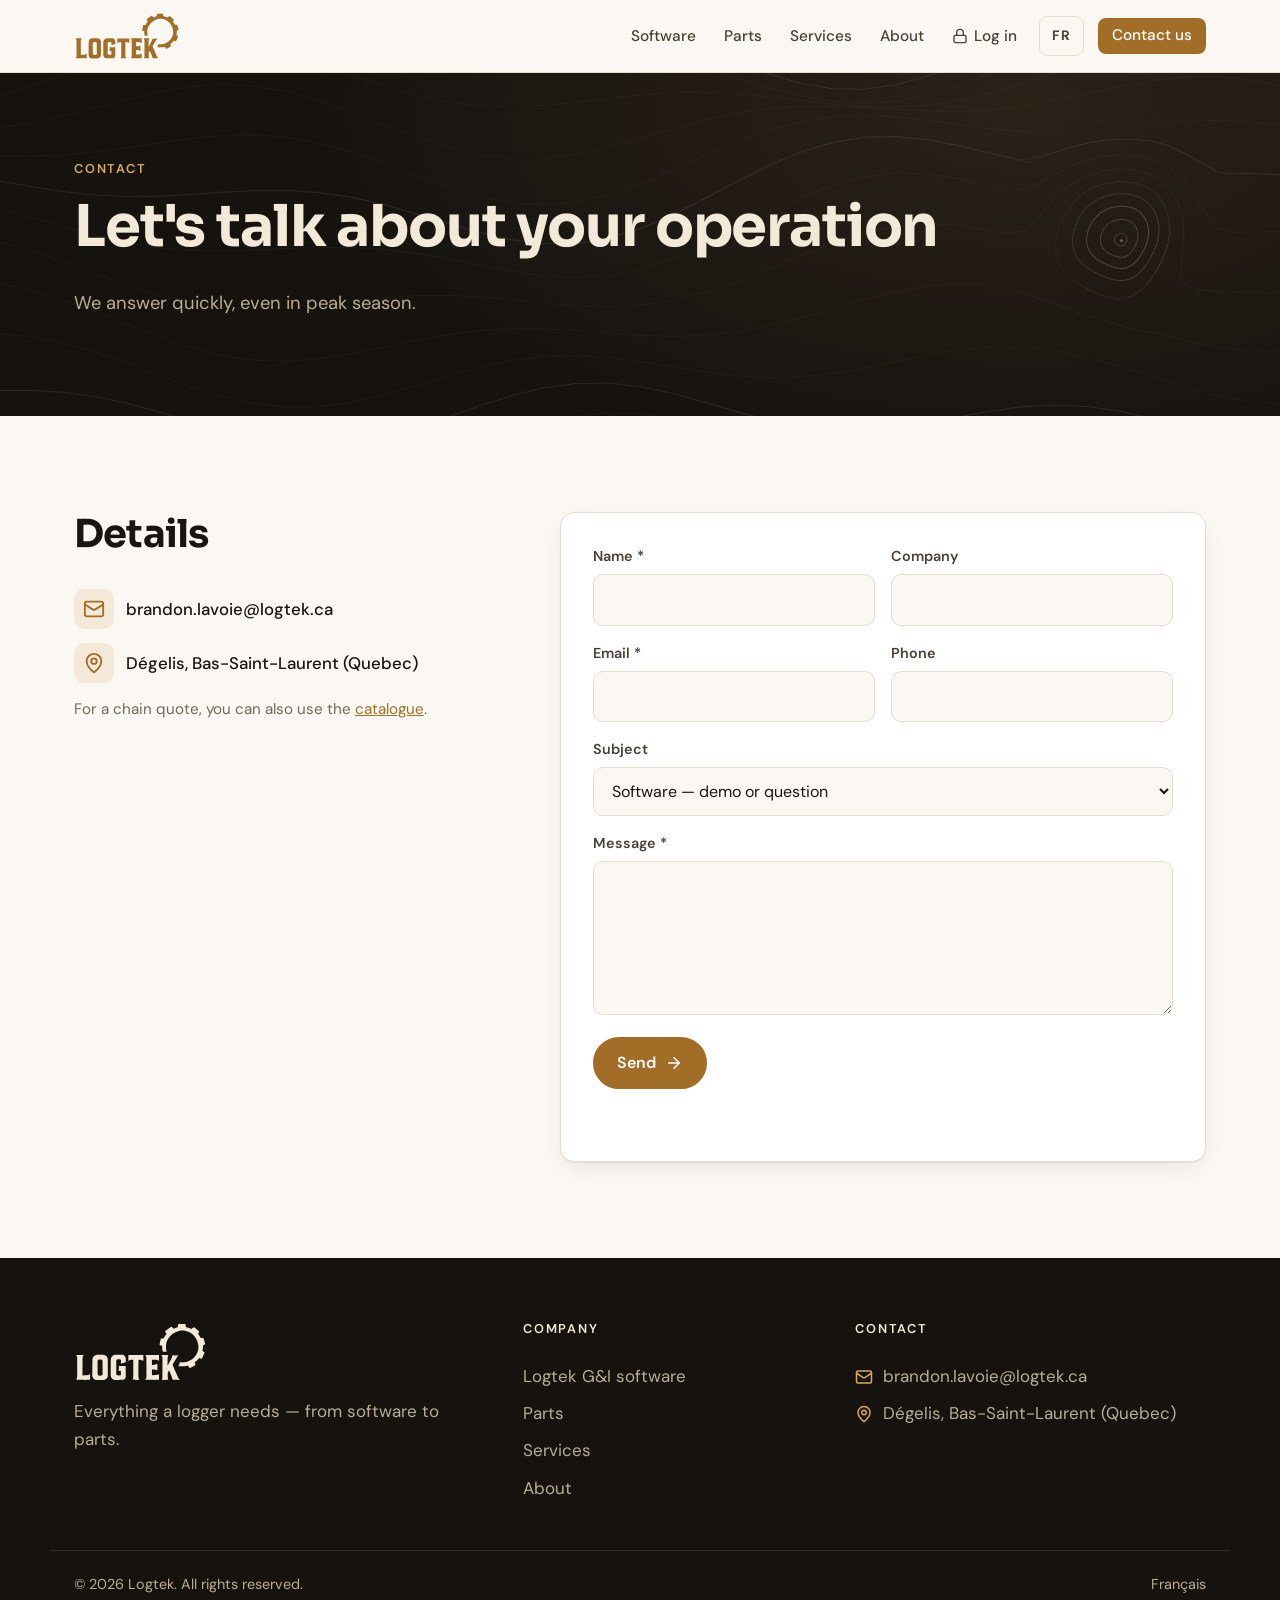
<file: logtek.ca/en/contact.html>
<!doctype html>
<html lang="en-CA">
<head>
<meta charset="utf-8">
<meta name="viewport" content="width=device-width, initial-scale=1">
<title>Contact | Logtek</title>
<meta name="description" content="Contact Logtek for a software demo, a parts quote or service needs.">
<link rel="canonical" href="https://logtek.ca/en/contact.html">
<link rel="alternate" hreflang="fr-CA" href="https://logtek.ca/contact.html">
<link rel="alternate" hreflang="en-CA" href="https://logtek.ca/en/contact.html">
<link rel="alternate" hreflang="x-default" href="https://logtek.ca/contact.html">
<meta property="og:type" content="website">
<meta property="og:title" content="Contact | Logtek">
<meta property="og:description" content="Contact Logtek for a software demo, a parts quote or service needs.">
<meta property="og:url" content="https://logtek.ca/en/contact.html">
<meta property="og:locale" content="en_CA">
<meta name="theme-color" content="#A26D27">
<meta property="og:image" content="https://logtek.ca/assets/img/og-image.png">
<link rel="icon" href="../assets/img/favicon.svg" type="image/svg+xml">
<link rel="expect" href="#main" blocking="render">
<script src="../assets/js/fx-kerf.js?v=20260928b"></script>
<link rel="preconnect" href="https://fonts.googleapis.com">
<link rel="preconnect" href="https://fonts.gstatic.com" crossorigin>
<link href="https://fonts.googleapis.com/css2?family=Sora:wght@600;700&family=DM+Sans:wght@400;500;700&display=swap" rel="stylesheet">
<link rel="stylesheet" href="../assets/css/style.css?v=20260928b">
<link rel="stylesheet" href="../assets/css/fx-topo-stump.css?v=20260928b">
<link rel="stylesheet" href="../assets/css/fx-guide-bar.css?v=20260928b">
<link rel="stylesheet" href="../assets/css/fx-kerf.css?v=20260928b">
</head>
<body data-page="contact" data-lang="en" data-email="brandon.lavoie@logtek.ca" data-endpoint="">
<a class="skip" href="#main">Skip to content</a>
<header class="site-header">
  <div class="wrap header-inner">
    <a class="brand" href="../en/" aria-label="Logtek — home">
      <img src="../assets/img/logo.svg" alt="Logtek" width="106" height="48">
    </a>
    <nav class="main-nav" id="main-nav" aria-label="Main navigation">
      <a href="../en/software.html">Software</a><a href="../en/chains.html">Parts</a><a href="../en/services.html">Services</a><a href="../en/about.html">About</a>
      <a class="app-link" href="https://logtekgi.ca" rel="noopener"><svg class="ic" viewBox="0 0 24 24" fill="none" stroke="currentColor" stroke-width="2" stroke-linecap="round" stroke-linejoin="round" aria-hidden="true"><rect width="18" height="11" x="3" y="11" rx="2" ry="2"/><path d="M7 11V7a5 5 0 0 1 10 0v4"/></svg>Log in</a>
      <a class="lang" href="../contact.html" hreflang="fr" lang="fr">FR</a>
      <a class="btn btn-sm" href="../en/contact.html">Contact us</a>
    </nav>
    <button class="nav-toggle" aria-controls="main-nav" aria-expanded="false" aria-label="Menu"><svg class="ic ic-open" viewBox="0 0 24 24" fill="none" stroke="currentColor" stroke-width="2" stroke-linecap="round" stroke-linejoin="round" aria-hidden="true"><line x1="4" x2="20" y1="12" y2="12"/><line x1="4" x2="20" y1="6" y2="6"/><line x1="4" x2="20" y1="18" y2="18"/></svg><svg class="ic ic-close" viewBox="0 0 24 24" fill="none" stroke="currentColor" stroke-width="2" stroke-linecap="round" stroke-linejoin="round" aria-hidden="true"><path d="M18 6 6 18"/><path d="m6 6 12 12"/></svg></button>
  </div>
</header>
<main id="main">

<section class="page-hero">
  <div class="topo-bg" aria-hidden="true"></div>
  <div class="wrap">
    <p class="eyebrow">Contact</p>
    <h1>Let's talk about your operation</h1>
    <p class="lead">We answer quickly, even in peak season.</p>
    
  </div>
</section>
<section class="section">
  <div class="wrap contact-wrap">
    <div class="contact-info">
      <h2>Details</h2>
      <a href="mailto:brandon.lavoie@logtek.ca"><svg class="ic" viewBox="0 0 24 24" fill="none" stroke="currentColor" stroke-width="2" stroke-linecap="round" stroke-linejoin="round" aria-hidden="true"><rect width="20" height="16" x="2" y="4" rx="2"/><path d="m22 7-8.97 5.7a1.94 1.94 0 0 1-2.06 0L2 7"/></svg>brandon.lavoie@logtek.ca</a>
      
      <span><svg class="ic" viewBox="0 0 24 24" fill="none" stroke="currentColor" stroke-width="2" stroke-linecap="round" stroke-linejoin="round" aria-hidden="true"><path d="M20 10c0 4.993-5.539 10.193-7.399 11.799a1 1 0 0 1-1.202 0C9.539 20.193 4 14.993 4 10a8 8 0 0 1 16 0"/><circle cx="12" cy="10" r="3"/></svg>Dégelis, Bas-Saint-Laurent (Quebec)</span>
      <p class="muted">For a chain quote, you can also use the <a href="../en/chains.html#soumission">catalogue</a>.</p>
    </div>
    
<form class="form" data-form="contact" novalidate>
  <div class="form-grid">
    <label class="field"><span>Name *</span><input name="nom" autocomplete="name" required></label>
    <label class="field"><span>Company</span><input name="entreprise" autocomplete="organization"></label>
    <label class="field"><span>Email *</span><input name="courriel" type="email" autocomplete="email" required></label>
    <label class="field"><span>Phone</span><input name="telephone" type="tel" autocomplete="tel"></label>
    <label class="field full"><span>Subject</span><select name="sujet"><option value="demo">Software — demo or question</option><option value="pieces">Parts</option><option value="services">Services</option><option value="autre">Other</option></select></label>
    
    <label class="field full"><span>Message *</span><textarea name="message" rows="5" required placeholder=""></textarea></label>
  </div>
  <button class="btn" type="submit">Send <svg class="ic" viewBox="0 0 24 24" fill="none" stroke="currentColor" stroke-width="2" stroke-linecap="round" stroke-linejoin="round" aria-hidden="true"><path d="M5 12h14"/><path d="m12 5 7 7-7 7"/></svg></button>
  <p class="form-status" role="status" aria-live="polite"></p>
</form>
  </div>
</section>

</main>
<footer class="site-footer">
  <div class="wrap footer-grid">
    <div class="footer-brand">
      <img src="../assets/img/logo-light.svg" alt="Logtek" width="132" height="60" class="footer-logo">
      <p>Everything a logger needs — from software to parts.</p>
    </div>
    <div>
      <h3>Company</h3>
      <a href="../en/software.html">Logtek G&amp;I software</a>
      <a href="../en/chains.html">Parts</a>
      <a href="../en/services.html">Services</a>
      <a href="../en/about.html">About</a>
    </div>
    <div>
      <h3>Contact</h3>
      <a href="mailto:brandon.lavoie@logtek.ca"><svg class="ic" viewBox="0 0 24 24" fill="none" stroke="currentColor" stroke-width="2" stroke-linecap="round" stroke-linejoin="round" aria-hidden="true"><rect width="20" height="16" x="2" y="4" rx="2"/><path d="m22 7-8.97 5.7a1.94 1.94 0 0 1-2.06 0L2 7"/></svg>brandon.lavoie@logtek.ca</a>
      
      <span><svg class="ic" viewBox="0 0 24 24" fill="none" stroke="currentColor" stroke-width="2" stroke-linecap="round" stroke-linejoin="round" aria-hidden="true"><path d="M20 10c0 4.993-5.539 10.193-7.399 11.799a1 1 0 0 1-1.202 0C9.539 20.193 4 14.993 4 10a8 8 0 0 1 16 0"/><circle cx="12" cy="10" r="3"/></svg>Dégelis, Bas-Saint-Laurent (Quebec)</span>
    </div>
  </div>
  <div class="wrap footer-base">
    <span>© 2026 Logtek. All rights reserved.</span>
    <a href="../contact.html" hreflang="fr">Français</a>
  </div>
</footer>
<script src="../assets/js/main.js?v=20260928b" defer></script>
<script src="../assets/js/fx-core.js?v=20260928b" defer></script>
<script src="../assets/js/fx-guide-bar.js?v=20260928b" defer></script>
<script src="../assets/js/fx-topo-stump.js?v=20260928b" defer></script>
</body>
</html>
</file>
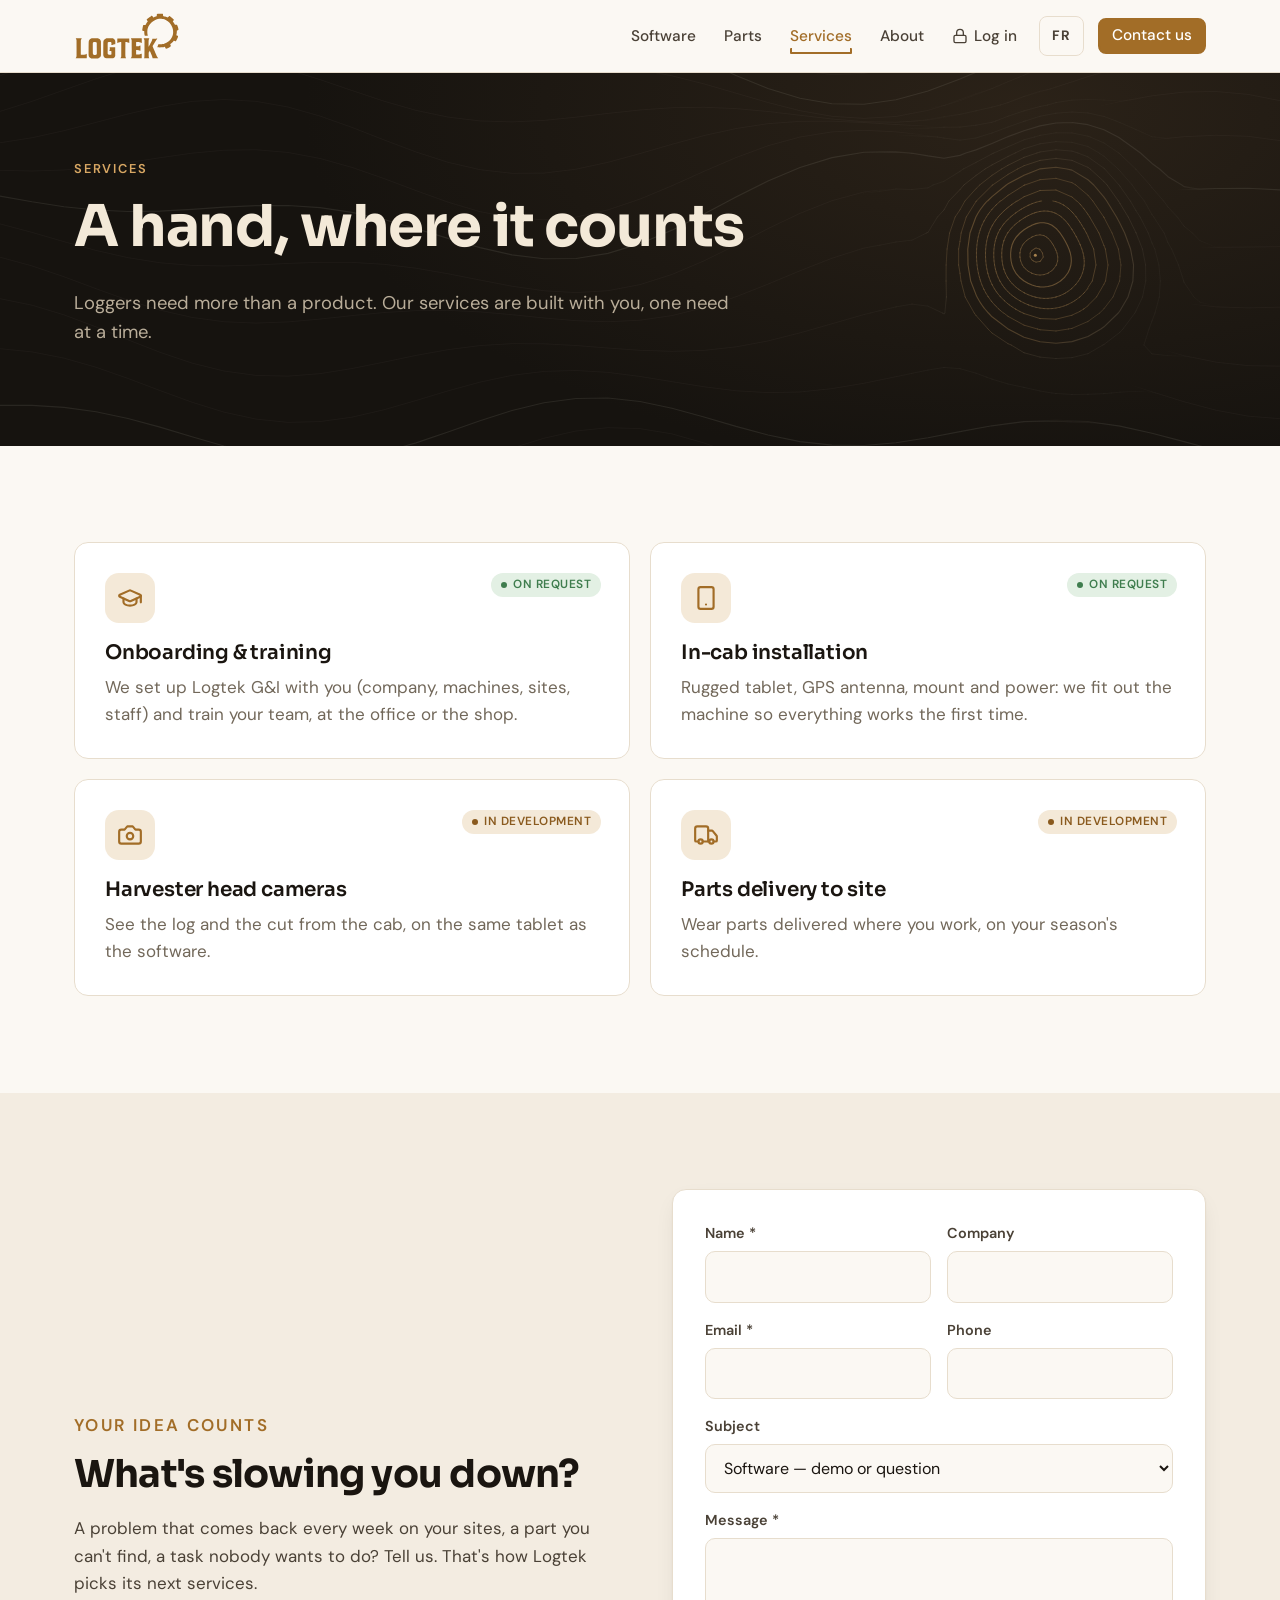
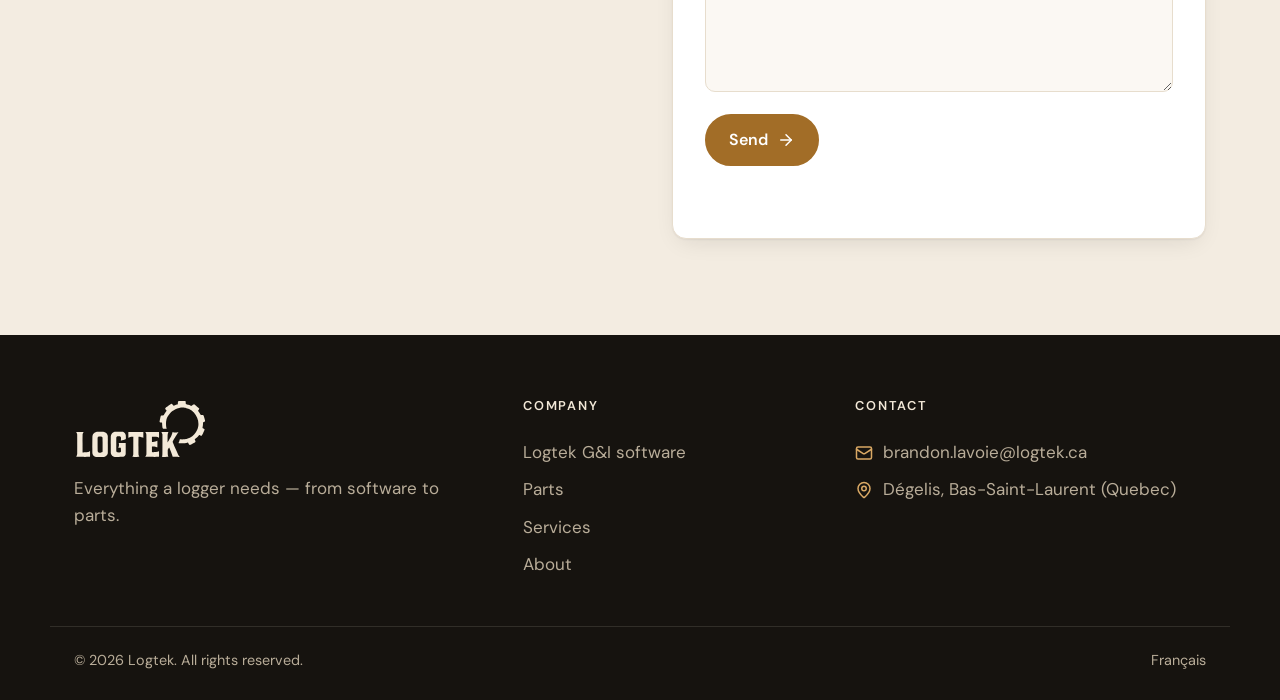
<file: logtek.ca/en/services.html>
<!doctype html>
<html lang="en-CA">
<head>
<meta charset="utf-8">
<meta name="viewport" content="width=device-width, initial-scale=1">
<title>Services | Logtek</title>
<meta name="description" content="Logtek services for forestry contractors: software onboarding and training, in-cab installation, and new services in development.">
<link rel="canonical" href="https://logtek.ca/en/services.html">
<link rel="alternate" hreflang="fr-CA" href="https://logtek.ca/services.html">
<link rel="alternate" hreflang="en-CA" href="https://logtek.ca/en/services.html">
<link rel="alternate" hreflang="x-default" href="https://logtek.ca/services.html">
<meta property="og:type" content="website">
<meta property="og:title" content="Services | Logtek">
<meta property="og:description" content="Logtek services for forestry contractors: software onboarding and training, in-cab installation, and new services in development.">
<meta property="og:url" content="https://logtek.ca/en/services.html">
<meta property="og:locale" content="en_CA">
<meta name="theme-color" content="#A26D27">
<meta property="og:image" content="https://logtek.ca/assets/img/og-image.png">
<link rel="icon" href="../assets/img/favicon.svg" type="image/svg+xml">
<link rel="expect" href="#main" blocking="render">
<script src="../assets/js/fx-kerf.js?v=20260928b"></script>
<link rel="preconnect" href="https://fonts.googleapis.com">
<link rel="preconnect" href="https://fonts.gstatic.com" crossorigin>
<link href="https://fonts.googleapis.com/css2?family=Sora:wght@600;700&family=DM+Sans:wght@400;500;700&display=swap" rel="stylesheet">
<link rel="stylesheet" href="../assets/css/style.css?v=20260928b">
<link rel="stylesheet" href="../assets/css/fx-topo-stump.css?v=20260928b">
<link rel="stylesheet" href="../assets/css/fx-guide-bar.css?v=20260928b">
<link rel="stylesheet" href="../assets/css/fx-kerf.css?v=20260928b">
</head>
<body data-page="services" data-lang="en" data-email="brandon.lavoie@logtek.ca" data-endpoint="">
<a class="skip" href="#main">Skip to content</a>
<header class="site-header">
  <div class="wrap header-inner">
    <a class="brand" href="../en/" aria-label="Logtek — home">
      <img src="../assets/img/logo.svg" alt="Logtek" width="106" height="48">
    </a>
    <nav class="main-nav" id="main-nav" aria-label="Main navigation">
      <a href="../en/software.html">Software</a><a href="../en/chains.html">Parts</a><a href="../en/services.html" aria-current="page">Services</a><a href="../en/about.html">About</a>
      <a class="app-link" href="https://logtekgi.ca" rel="noopener"><svg class="ic" viewBox="0 0 24 24" fill="none" stroke="currentColor" stroke-width="2" stroke-linecap="round" stroke-linejoin="round" aria-hidden="true"><rect width="18" height="11" x="3" y="11" rx="2" ry="2"/><path d="M7 11V7a5 5 0 0 1 10 0v4"/></svg>Log in</a>
      <a class="lang" href="../services.html" hreflang="fr" lang="fr">FR</a>
      <a class="btn btn-sm" href="../en/contact.html">Contact us</a>
    </nav>
    <button class="nav-toggle" aria-controls="main-nav" aria-expanded="false" aria-label="Menu"><svg class="ic ic-open" viewBox="0 0 24 24" fill="none" stroke="currentColor" stroke-width="2" stroke-linecap="round" stroke-linejoin="round" aria-hidden="true"><line x1="4" x2="20" y1="12" y2="12"/><line x1="4" x2="20" y1="6" y2="6"/><line x1="4" x2="20" y1="18" y2="18"/></svg><svg class="ic ic-close" viewBox="0 0 24 24" fill="none" stroke="currentColor" stroke-width="2" stroke-linecap="round" stroke-linejoin="round" aria-hidden="true"><path d="M18 6 6 18"/><path d="m6 6 12 12"/></svg></button>
  </div>
</header>
<main id="main">

<section class="page-hero">
  <div class="topo-bg" aria-hidden="true"></div>
  <div class="wrap">
    <p class="eyebrow">Services</p>
    <h1>A hand, where it counts</h1>
    <p class="lead">Loggers need more than a product. Our services are built with you, one need at a time.</p>
    
  </div>
</section>
<section class="section">
  <div class="wrap">
    <div class="services">
      <div class="service"><svg class="ic" viewBox="0 0 24 24" fill="none" stroke="currentColor" stroke-width="2" stroke-linecap="round" stroke-linejoin="round" aria-hidden="true"><path d="M21.42 10.922a1 1 0 0 0-.019-1.838L12.83 5.18a2 2 0 0 0-1.66 0L2.6 9.08a1 1 0 0 0 0 1.832l8.57 3.908a2 2 0 0 0 1.66 0z"/><path d="M22 10v6"/><path d="M6 12.5V16a6 3 0 0 0 12 0v-3.5"/></svg><span class="chip chip-ok">On request</span><h3>Onboarding & training</h3><p>We set up Logtek G&amp;I with you (company, machines, sites, staff) and train your team, at the office or the shop.</p></div>
      <div class="service"><svg class="ic" viewBox="0 0 24 24" fill="none" stroke="currentColor" stroke-width="2" stroke-linecap="round" stroke-linejoin="round" aria-hidden="true"><rect width="14" height="20" x="5" y="2" rx="2" ry="2"/><path d="M12 18h.01"/></svg><span class="chip chip-ok">On request</span><h3>In-cab installation</h3><p>Rugged tablet, GPS antenna, mount and power: we fit out the machine so everything works the first time.</p></div>
      <div class="service"><svg class="ic" viewBox="0 0 24 24" fill="none" stroke="currentColor" stroke-width="2" stroke-linecap="round" stroke-linejoin="round" aria-hidden="true"><path d="M14.5 4h-5L7 7H4a2 2 0 0 0-2 2v9a2 2 0 0 0 2 2h16a2 2 0 0 0 2-2V9a2 2 0 0 0-2-2h-3l-2.5-3z"/><circle cx="12" cy="13" r="3"/></svg><span class="chip chip-soon">In development</span><h3>Harvester head cameras</h3><p>See the log and the cut from the cab, on the same tablet as the software.</p></div>
      <div class="service"><svg class="ic" viewBox="0 0 24 24" fill="none" stroke="currentColor" stroke-width="2" stroke-linecap="round" stroke-linejoin="round" aria-hidden="true"><path d="M14 18V6a2 2 0 0 0-2-2H4a2 2 0 0 0-2 2v11a1 1 0 0 0 1 1h2"/><path d="M15 18H9"/><path d="M19 18h2a1 1 0 0 0 1-1v-3.65a1 1 0 0 0-.22-.624l-3.48-4.35A1 1 0 0 0 17.52 8H14"/><circle cx="17" cy="18" r="2"/><circle cx="7" cy="18" r="2"/></svg><span class="chip chip-soon">In development</span><h3>Parts delivery to site</h3><p>Wear parts delivered where you work, on your season's schedule.</p></div></div>
  </div>
</section>
<section class="section section-alt">
  <div class="wrap split">
    <div>
      <p class="eyebrow dark">Your idea counts</p>
      <h2>What's slowing you down?</h2>
      <p>A problem that comes back every week on your sites, a part you can't find, a task nobody wants to do? Tell us. That's how Logtek picks its next services.</p>
    </div>
    
<form class="form" data-form="services" novalidate>
  <div class="form-grid">
    <label class="field"><span>Name *</span><input name="nom" autocomplete="name" required></label>
    <label class="field"><span>Company</span><input name="entreprise" autocomplete="organization"></label>
    <label class="field"><span>Email *</span><input name="courriel" type="email" autocomplete="email" required></label>
    <label class="field"><span>Phone</span><input name="telephone" type="tel" autocomplete="tel"></label>
    <label class="field full"><span>Subject</span><select name="sujet"><option value="demo">Software — demo or question</option><option value="pieces">Parts</option><option value="services">Services</option><option value="autre">Other</option></select></label>
    
    <label class="field full"><span>Message *</span><textarea name="message" rows="5" required placeholder=""></textarea></label>
  </div>
  <button class="btn" type="submit">Send <svg class="ic" viewBox="0 0 24 24" fill="none" stroke="currentColor" stroke-width="2" stroke-linecap="round" stroke-linejoin="round" aria-hidden="true"><path d="M5 12h14"/><path d="m12 5 7 7-7 7"/></svg></button>
  <p class="form-status" role="status" aria-live="polite"></p>
</form>
  </div>
</section>

</main>
<footer class="site-footer">
  <div class="wrap footer-grid">
    <div class="footer-brand">
      <img src="../assets/img/logo-light.svg" alt="Logtek" width="132" height="60" class="footer-logo">
      <p>Everything a logger needs — from software to parts.</p>
    </div>
    <div>
      <h3>Company</h3>
      <a href="../en/software.html">Logtek G&amp;I software</a>
      <a href="../en/chains.html">Parts</a>
      <a href="../en/services.html">Services</a>
      <a href="../en/about.html">About</a>
    </div>
    <div>
      <h3>Contact</h3>
      <a href="mailto:brandon.lavoie@logtek.ca"><svg class="ic" viewBox="0 0 24 24" fill="none" stroke="currentColor" stroke-width="2" stroke-linecap="round" stroke-linejoin="round" aria-hidden="true"><rect width="20" height="16" x="2" y="4" rx="2"/><path d="m22 7-8.97 5.7a1.94 1.94 0 0 1-2.06 0L2 7"/></svg>brandon.lavoie@logtek.ca</a>
      
      <span><svg class="ic" viewBox="0 0 24 24" fill="none" stroke="currentColor" stroke-width="2" stroke-linecap="round" stroke-linejoin="round" aria-hidden="true"><path d="M20 10c0 4.993-5.539 10.193-7.399 11.799a1 1 0 0 1-1.202 0C9.539 20.193 4 14.993 4 10a8 8 0 0 1 16 0"/><circle cx="12" cy="10" r="3"/></svg>Dégelis, Bas-Saint-Laurent (Quebec)</span>
    </div>
  </div>
  <div class="wrap footer-base">
    <span>© 2026 Logtek. All rights reserved.</span>
    <a href="../services.html" hreflang="fr">Français</a>
  </div>
</footer>
<script src="../assets/js/main.js?v=20260928b" defer></script>
<script src="../assets/js/fx-core.js?v=20260928b" defer></script>
<script src="../assets/js/fx-guide-bar.js?v=20260928b" defer></script>
<script src="../assets/js/fx-topo-stump.js?v=20260928b" defer></script>
</body>
</html>
</file>
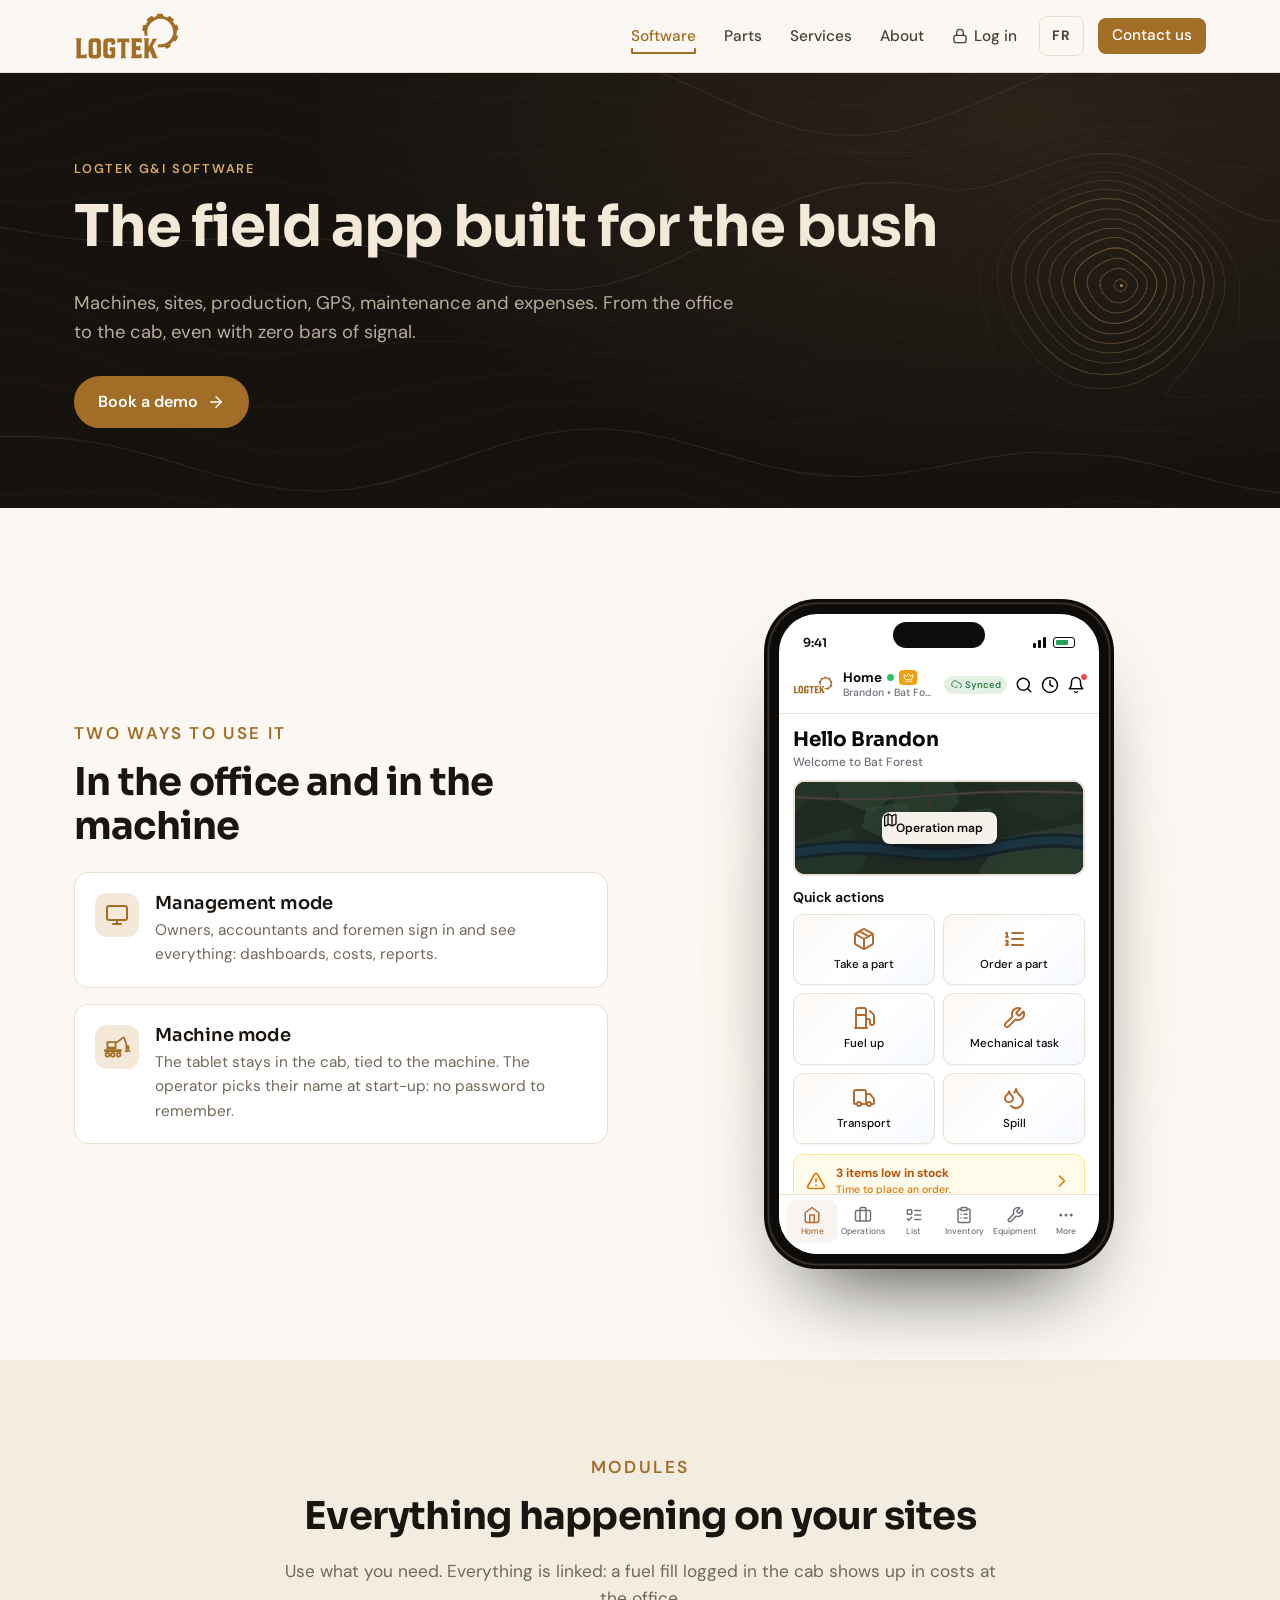
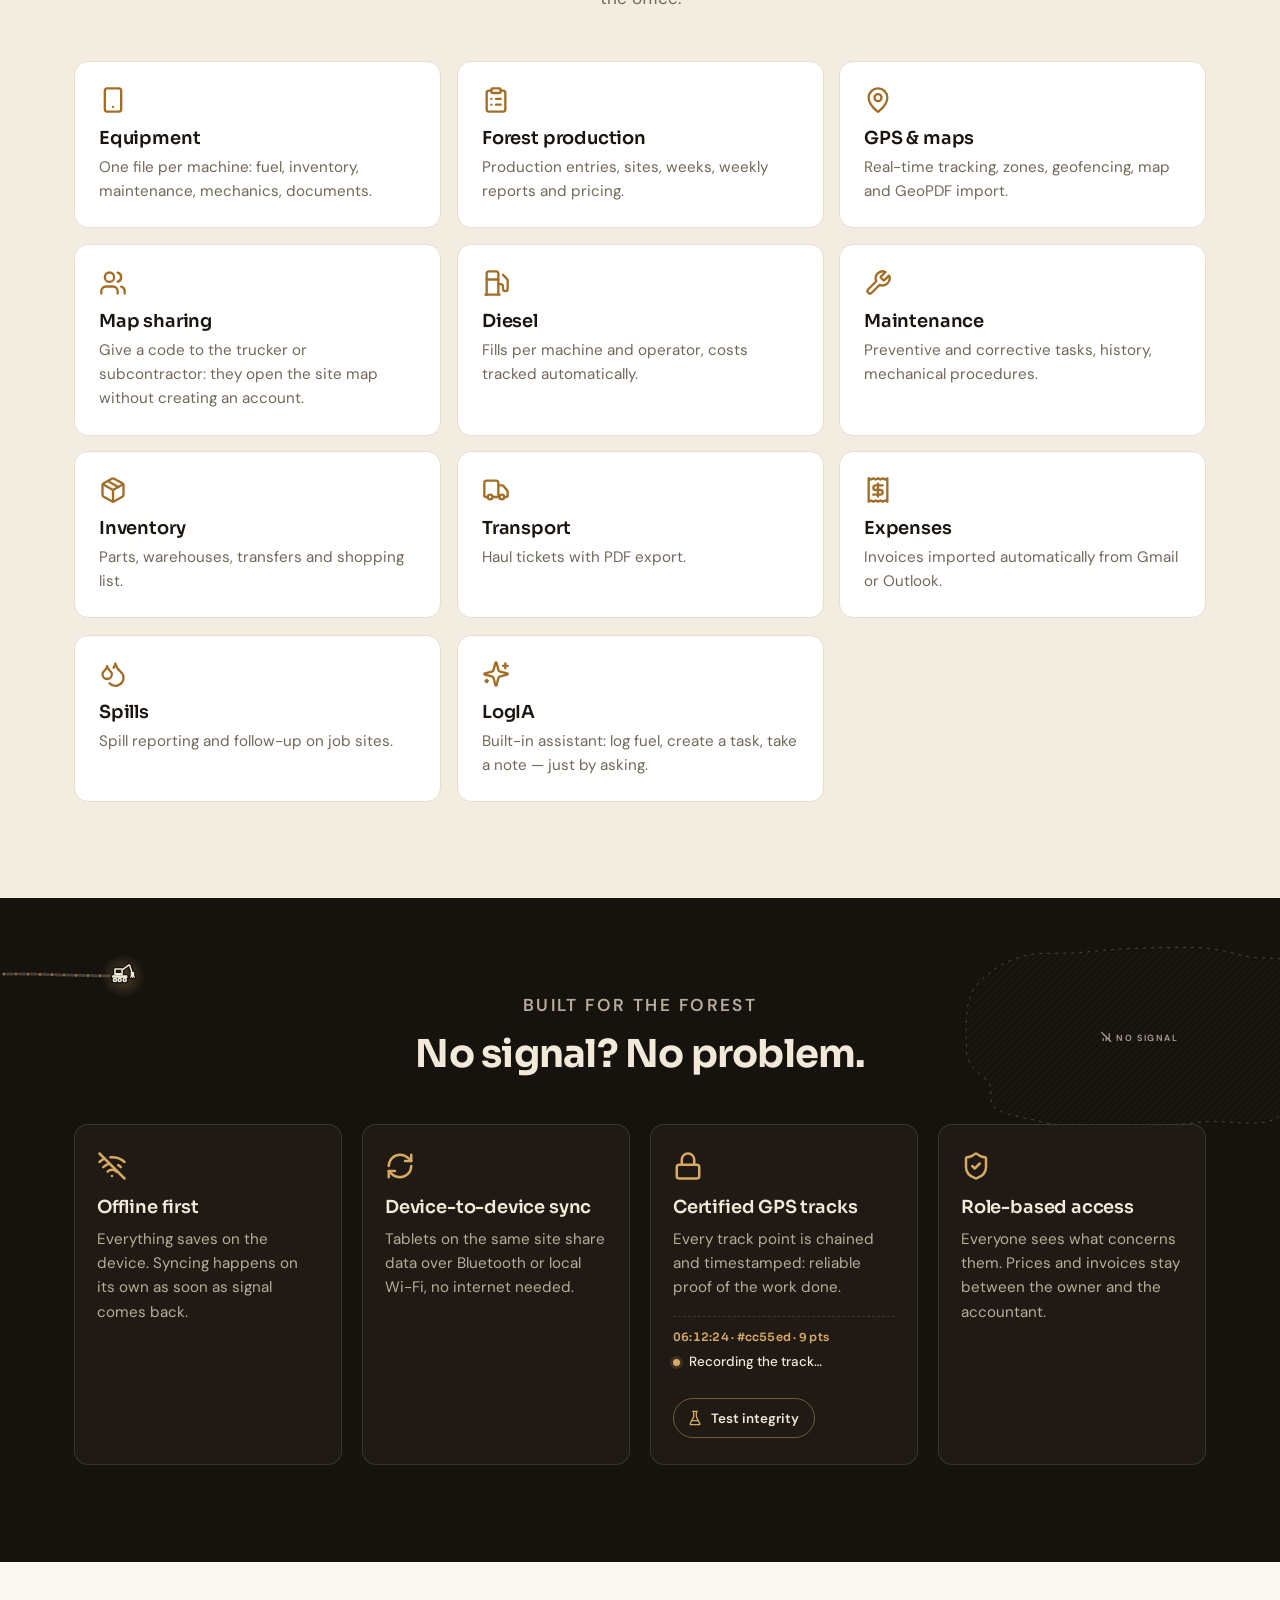
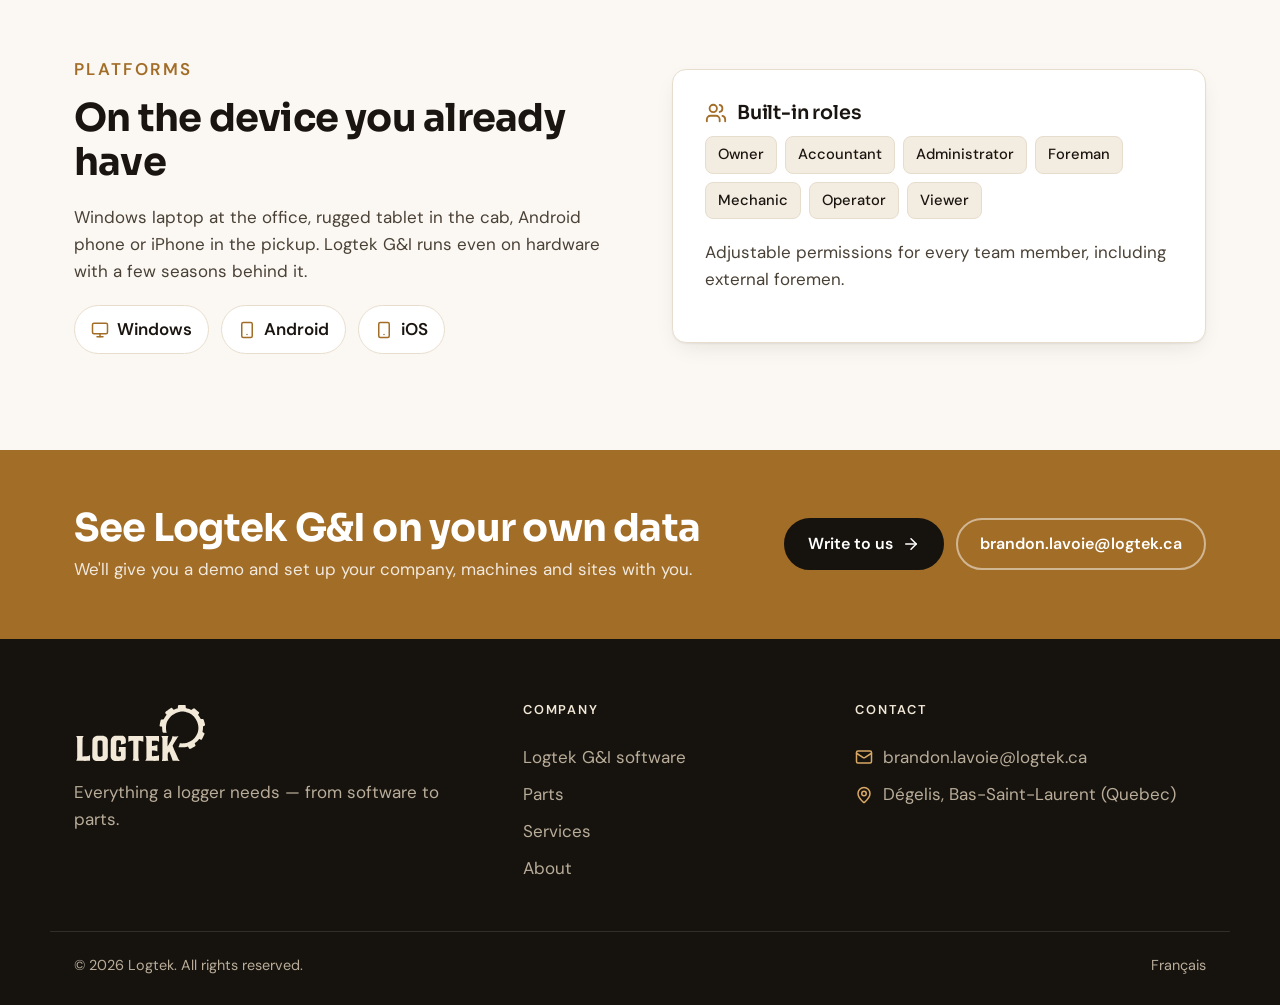
<file: logtek.ca/en/software.html>
<!doctype html>
<html lang="en-CA">
<head>
<meta charset="utf-8">
<meta name="viewport" content="width=device-width, initial-scale=1">
<title>Logtek G&amp;I software | Logtek</title>
<meta name="description" content="Logtek G&amp;I: offline-first forestry management app for contractors — machines, production, GPS, maintenance, expenses. Windows, Android and iOS.">
<link rel="canonical" href="https://logtek.ca/en/software.html">
<link rel="alternate" hreflang="fr-CA" href="https://logtek.ca/logiciel.html">
<link rel="alternate" hreflang="en-CA" href="https://logtek.ca/en/software.html">
<link rel="alternate" hreflang="x-default" href="https://logtek.ca/logiciel.html">
<meta property="og:type" content="website">
<meta property="og:title" content="Logtek G&amp;I software | Logtek">
<meta property="og:description" content="Logtek G&amp;I: offline-first forestry management app for contractors — machines, production, GPS, maintenance, expenses. Windows, Android and iOS.">
<meta property="og:url" content="https://logtek.ca/en/software.html">
<meta property="og:locale" content="en_CA">
<meta name="theme-color" content="#A26D27">
<meta property="og:image" content="https://logtek.ca/assets/img/og-image.png">
<link rel="icon" href="../assets/img/favicon.svg" type="image/svg+xml">
<link rel="expect" href="#main" blocking="render">
<script src="../assets/js/fx-kerf.js?v=20260928b"></script>
<link rel="preconnect" href="https://fonts.googleapis.com">
<link rel="preconnect" href="https://fonts.gstatic.com" crossorigin>
<link href="https://fonts.googleapis.com/css2?family=Sora:wght@600;700&family=DM+Sans:wght@400;500;700&display=swap" rel="stylesheet">
<link rel="stylesheet" href="../assets/css/style.css?v=20260928b">
<link rel="stylesheet" href="../assets/css/fx-topo-stump.css?v=20260928b">
<link rel="stylesheet" href="../assets/css/fx-guide-bar.css?v=20260928b">
<link rel="stylesheet" href="../assets/css/fx-trace.css?v=20260928b">
<link rel="stylesheet" href="../assets/css/fx-kerf.css?v=20260928b">
</head>
<body data-page="software" data-lang="en" data-email="brandon.lavoie@logtek.ca" data-endpoint="">
<a class="skip" href="#main">Skip to content</a>
<header class="site-header">
  <div class="wrap header-inner">
    <a class="brand" href="../en/" aria-label="Logtek — home">
      <img src="../assets/img/logo.svg" alt="Logtek" width="106" height="48">
    </a>
    <nav class="main-nav" id="main-nav" aria-label="Main navigation">
      <a href="../en/software.html" aria-current="page">Software</a><a href="../en/chains.html">Parts</a><a href="../en/services.html">Services</a><a href="../en/about.html">About</a>
      <a class="app-link" href="https://logtekgi.ca" rel="noopener"><svg class="ic" viewBox="0 0 24 24" fill="none" stroke="currentColor" stroke-width="2" stroke-linecap="round" stroke-linejoin="round" aria-hidden="true"><rect width="18" height="11" x="3" y="11" rx="2" ry="2"/><path d="M7 11V7a5 5 0 0 1 10 0v4"/></svg>Log in</a>
      <a class="lang" href="../logiciel.html" hreflang="fr" lang="fr">FR</a>
      <a class="btn btn-sm" href="../en/contact.html">Contact us</a>
    </nav>
    <button class="nav-toggle" aria-controls="main-nav" aria-expanded="false" aria-label="Menu"><svg class="ic ic-open" viewBox="0 0 24 24" fill="none" stroke="currentColor" stroke-width="2" stroke-linecap="round" stroke-linejoin="round" aria-hidden="true"><line x1="4" x2="20" y1="12" y2="12"/><line x1="4" x2="20" y1="6" y2="6"/><line x1="4" x2="20" y1="18" y2="18"/></svg><svg class="ic ic-close" viewBox="0 0 24 24" fill="none" stroke="currentColor" stroke-width="2" stroke-linecap="round" stroke-linejoin="round" aria-hidden="true"><path d="M18 6 6 18"/><path d="m6 6 12 12"/></svg></button>
  </div>
</header>
<main id="main">

<section class="page-hero">
  <div class="topo-bg" aria-hidden="true"></div>
  <div class="wrap">
    <p class="eyebrow">Logtek G&amp;I software</p>
    <h1>The field app built for the bush</h1>
    <p class="lead">Machines, sites, production, GPS, maintenance and expenses. From the office to the cab, even with zero bars of signal.</p>
    <div class="hero-actions"><a class="btn" href="../en/contact.html?sujet=demo">Book a demo <svg class="ic" viewBox="0 0 24 24" fill="none" stroke="currentColor" stroke-width="2" stroke-linecap="round" stroke-linejoin="round" aria-hidden="true"><path d="M5 12h14"/><path d="m12 5 7 7-7 7"/></svg></a></div>
  </div>
</section>
<section class="section">
  <div class="wrap split">
    <div>
      <p class="eyebrow dark">Two ways to use it</p>
      <h2>In the office and in the machine</h2>
      <div class="modes">
        <div class="mode"><svg class="ic" viewBox="0 0 24 24" fill="none" stroke="currentColor" stroke-width="2" stroke-linecap="round" stroke-linejoin="round" aria-hidden="true"><rect width="20" height="14" x="2" y="3" rx="2"/><line x1="8" x2="16" y1="21" y2="21"/><line x1="12" x2="12" y1="17" y2="21"/></svg><div><h3>Management mode</h3><p>Owners, accountants and foremen sign in and see everything: dashboards, costs, reports.</p></div></div>
        <div class="mode"><svg class="ic ic-machine" viewBox="0 0 24 24" fill="currentColor" aria-hidden="true"><rect x="1" y="14" width="15" height="2.5" rx=".5"/><path fill-rule="evenodd" d="M3 14V8a1 1 0 0 1 1-1h6.5a1 1 0 0 1 1 1v6zM4.6 8.6v3.2h5.4V8.6z"/><path d="M11 9.4l-.9-1 7.4-5.5.9 1.1z"/><path d="M17.2 3.7l1.4-.4 2.6 7.6-1.4.5z"/><path d="M19.2 10.8h3.4v3.4h-3.4z"/><path d="M19.4 14.2l-.9 2.2h1l.5-1.2.5 1.2h1l.5-1.2.5 1.2h1l-.9-2.2z"/><path fill-rule="evenodd" d="M3.8 20.9a2.3 2.3 0 1 0 0 -4.6a2.3 2.3 0 1 0 0 4.6zM3.8 19.4a0.8 0.8 0 1 1 0 -1.6a0.8 0.8 0 1 1 0 1.6z"/><path fill-rule="evenodd" d="M8.4 20.9a2.3 2.3 0 1 0 0 -4.6a2.3 2.3 0 1 0 0 4.6zM8.4 19.4a0.8 0.8 0 1 1 0 -1.6a0.8 0.8 0 1 1 0 1.6z"/><path fill-rule="evenodd" d="M13.4 20.9a2.3 2.3 0 1 0 0 -4.6a2.3 2.3 0 1 0 0 4.6zM13.4 19.4a0.8 0.8 0 1 1 0 -1.6a0.8 0.8 0 1 1 0 1.6z"/></svg><div><h3>Machine mode</h3><p>The tablet stays in the cab, tied to the machine. The operator picks their name at start-up: no password to remember.</p></div></div>
      </div>
    </div>
    <div class="hero-visual light">
<div class="phone" role="img" aria-label="Preview of the Logtek G&amp;I app" data-lang="en">
  <div class="phone-glow" aria-hidden="true"></div>
  <div class="phone-shell">
    <div class="phone-notch"></div>
    <div class="app">
      <div class="app-status"><span>9:41</span><span class="app-status-r"><i></i><i></i><i></i><em></em></span></div>
      <header class="app-bar">
        <img src="../assets/img/logo.svg" alt="" width="40" height="40">
        <div class="app-bar-t"><b><span data-title>Home</span><i class="live"></i><em class="role"><svg class="ic" viewBox="0 0 24 24" fill="none" stroke="currentColor" stroke-width="2" stroke-linecap="round" stroke-linejoin="round" aria-hidden="true"><path d="M11.562 3.266a.5.5 0 0 1 .876 0L15.39 8.87a1 1 0 0 0 1.516.294L21.183 5.5a.5.5 0 0 1 .798.519l-2.834 10.246a1 1 0 0 1-.956.734H5.81a1 1 0 0 1-.957-.734L2.02 6.02a.5.5 0 0 1 .798-.519l4.276 3.664a1 1 0 0 0 1.516-.294z"/><path d="M5 21h14"/></svg></em></b><small>Brandon • Bat Forest</small></div>
        <div class="app-bar-a"><span class="sync"><span class="sync-on"><svg class="ic" viewBox="0 0 24 24" fill="none" stroke="currentColor" stroke-width="2" stroke-linecap="round" stroke-linejoin="round" aria-hidden="true"><path d="M20 17.6A5 5 0 0 0 18 8h-1.3A7 7 0 1 0 5 15.3M9 16l2 2 4-4"/></svg>Synced</span><span class="sync-off">Offline</span></span><svg class="ic" viewBox="0 0 24 24" fill="none" stroke="currentColor" stroke-width="2" stroke-linecap="round" stroke-linejoin="round" aria-hidden="true"><circle cx="11" cy="11" r="8"/><path d="m21 21-4.3-4.3"/></svg><svg class="ic" viewBox="0 0 24 24" fill="none" stroke="currentColor" stroke-width="2" stroke-linecap="round" stroke-linejoin="round" aria-hidden="true"><circle cx="12" cy="12" r="10"/><polyline points="12 6 12 12 16 14"/></svg><span class="bell"><svg class="ic" viewBox="0 0 24 24" fill="none" stroke="currentColor" stroke-width="2" stroke-linecap="round" stroke-linejoin="round" aria-hidden="true"><path d="M6 8a6 6 0 0 1 12 0c0 7 3 9 3 9H3s3-2 3-9"/><path d="M10.3 21a1.94 1.94 0 0 0 3.4 0"/></svg><i></i></span></div>
      </header>
      <div class="app-screens">
        <section class="app-screen is-on" data-screen="home" data-title="Home">
          <h4>Hello Brandon</h4><p class="sub">Welcome to Bat Forest</p>
          <button type="button" class="mapcard" data-go="map">
            <svg viewBox="0 0 280 140" preserveAspectRatio="xMidYMid slice" aria-hidden="true"><rect fill="#1f2a22" width="280" height="140"/><path d="M0,0 L45,0 L50,25 L35,45 L15,40 L0,55 Z" fill="#243328"/><path d="M40,10 L90,5 L100,35 L75,55 L45,45 L38,25 Z" fill="#2a3b2e"/><path d="M180,0 L280,0 L280,50 L250,65 L210,50 L190,25 Z" fill="#232f26"/><path d="M0,85 L55,70 L70,100 L45,140 L0,140 Z" fill="#243328"/><path d="M200,80 L280,65 L280,140 L170,140 L180,110 Z" fill="#2a3b2e"/><path d="M100,15 L150,10 L160,45 L140,65 L95,55 Z" fill="#283a2c"/><path d="M70,50 L110,45 L115,70 L85,80 L65,70 Z" fill="#354a3a" opacity=".6"/><path d="M155,55 L190,50 L195,80 L165,90 L150,75 Z" fill="#3a5040" opacity=".5"/><path d="M-5,95 Q50,85 100,92 Q150,100 200,88 Q250,78 285,85" fill="none" stroke="#15232b" stroke-width="14"/><path d="M-5,95 Q50,85 100,92 Q150,100 200,88 Q250,78 285,85" fill="none" stroke="#1c3340" stroke-width="8"/><path d="M0,40 Q70,45 140,38 Q210,32 280,36" stroke="#3d3530" stroke-width="2.5" fill="none"/><path d="M0,40 Q70,45 140,38 Q210,32 280,36" stroke="#4a4540" stroke-width="1" fill="none"/><path d="M130,0 Q125,35 135,70" stroke="#3d3530" stroke-width="2" fill="none"/></svg>
            <span><svg class="ic" viewBox="0 0 24 24" fill="none" stroke="currentColor" stroke-width="2" stroke-linecap="round" stroke-linejoin="round" aria-hidden="true"><path d="M14.106 5.553a2 2 0 0 0 1.788 0l3.659-1.83A1 1 0 0 1 21 4.619v12.764a1 1 0 0 1-.553.894l-4.553 2.277a2 2 0 0 1-1.788 0l-3.212-1.606a2 2 0 0 0-1.788 0l-3.659 1.83A1 1 0 0 1 4 19.381V6.618a1 1 0 0 1 .553-.894l4.553-2.277a2 2 0 0 1 1.788 0z"/><path d="M15 5.764v15"/><path d="M9 3.236v15"/></svg>Operation map</span>
          </button>
          <h5>Quick actions</h5>
          <div class="qa-grid"><div class="qa"><svg class="ic" viewBox="0 0 24 24" fill="none" stroke="currentColor" stroke-width="2" stroke-linecap="round" stroke-linejoin="round" aria-hidden="true"><path d="m7.5 4.27 9 5.15"/><path d="M21 8a2 2 0 0 0-1-1.73l-7-4a2 2 0 0 0-2 0l-7 4A2 2 0 0 0 3 8v8a2 2 0 0 0 1 1.73l7 4a2 2 0 0 0 2 0l7-4A2 2 0 0 0 21 16Z"/><path d="m3.3 7 8.7 5 8.7-5"/><path d="M12 22V12"/></svg><span>Take a part</span></div><div class="qa"><svg class="ic" viewBox="0 0 24 24" fill="none" stroke="currentColor" stroke-width="2" stroke-linecap="round" stroke-linejoin="round" aria-hidden="true"><path d="M10 12h11"/><path d="M10 18h11"/><path d="M10 6h11"/><path d="M4 10h2"/><path d="M4 6h1v4"/><path d="M6 18H4c0-1 2-2 2-3s-1-1.5-2-1"/></svg><span>Order a part</span></div><div class="qa"><svg class="ic" viewBox="0 0 24 24" fill="none" stroke="currentColor" stroke-width="2" stroke-linecap="round" stroke-linejoin="round" aria-hidden="true"><line x1="3" x2="15" y1="22" y2="22"/><line x1="4" x2="14" y1="9" y2="9"/><path d="M14 22V4a2 2 0 0 0-2-2H6a2 2 0 0 0-2 2v18"/><path d="M14 13h2a2 2 0 0 1 2 2v2a2 2 0 0 0 2 2a2 2 0 0 0 2-2V9.83a2 2 0 0 0-.59-1.42L18 5"/></svg><span>Fuel up</span></div><div class="qa"><svg class="ic" viewBox="0 0 24 24" fill="none" stroke="currentColor" stroke-width="2" stroke-linecap="round" stroke-linejoin="round" aria-hidden="true"><path d="M14.7 6.3a1 1 0 0 0 0 1.4l1.6 1.6a1 1 0 0 0 1.4 0l3.77-3.77a6 6 0 0 1-7.94 7.94l-6.91 6.91a2.12 2.12 0 0 1-3-3l6.91-6.91a6 6 0 0 1 7.94-7.94l-3.76 3.76z"/></svg><span>Mechanical task</span></div><div class="qa"><svg class="ic" viewBox="0 0 24 24" fill="none" stroke="currentColor" stroke-width="2" stroke-linecap="round" stroke-linejoin="round" aria-hidden="true"><path d="M14 18V6a2 2 0 0 0-2-2H4a2 2 0 0 0-2 2v11a1 1 0 0 0 1 1h2"/><path d="M15 18H9"/><path d="M19 18h2a1 1 0 0 0 1-1v-3.65a1 1 0 0 0-.22-.624l-3.48-4.35A1 1 0 0 0 17.52 8H14"/><circle cx="17" cy="18" r="2"/><circle cx="7" cy="18" r="2"/></svg><span>Transport</span></div><div class="qa"><svg class="ic" viewBox="0 0 24 24" fill="none" stroke="currentColor" stroke-width="2" stroke-linecap="round" stroke-linejoin="round" aria-hidden="true"><path d="M7 16.3c2.2 0 4-1.83 4-4.05 0-1.16-.57-2.26-1.71-3.19S7.29 6.75 7 5.3c-.29 1.45-1.14 2.84-2.29 3.76S3 11.1 3 12.25c0 2.22 1.8 4.05 4 4.05z"/><path d="M12.56 6.6A10.97 10.97 0 0 0 14 3.02c.5 2.5 2 4.9 4 6.5s3 3.5 3 5.5a6.98 6.98 0 0 1-11.91 4.97"/></svg><span>Spill</span></div></div>
          <div class="lowstock"><svg class="ic" viewBox="0 0 24 24" fill="none" stroke="currentColor" stroke-width="2" stroke-linecap="round" stroke-linejoin="round" aria-hidden="true"><path d="m21.73 18-8-14a2 2 0 0 0-3.48 0l-8 14A2 2 0 0 0 4 21h16a2 2 0 0 0 1.73-3"/><path d="M12 9v4"/><path d="M12 17h.01"/></svg><div><b>3 items low in stock</b><small>Time to place an order.</small></div><svg class="ic" viewBox="0 0 24 24" fill="none" stroke="currentColor" stroke-width="2" stroke-linecap="round" stroke-linejoin="round" aria-hidden="true"><path d="m9 18 6-6-6-6"/></svg></div>
          <h5>Dashboard</h5>
          <div class="stats"><div class="stat"><svg class="ic" viewBox="0 0 24 24" fill="none" stroke="currentColor" stroke-width="2" stroke-linecap="round" stroke-linejoin="round" aria-hidden="true"><path d="M16 21v-2a4 4 0 0 0-4-4H6a4 4 0 0 0-4 4v2"/><circle cx="9" cy="7" r="4"/><path d="M22 21v-2a4 4 0 0 0-3-3.87"/><path d="M16 3.13a4 4 0 0 1 0 7.75"/></svg><b data-count="6">0</b><small>Members</small></div><div class="stat"><svg class="ic" viewBox="0 0 24 24" fill="none" stroke="currentColor" stroke-width="2" stroke-linecap="round" stroke-linejoin="round" aria-hidden="true"><path d="M14.7 6.3a1 1 0 0 0 0 1.4l1.6 1.6a1 1 0 0 0 1.4 0l3.77-3.77a6 6 0 0 1-7.94 7.94l-6.91 6.91a2.12 2.12 0 0 1-3-3l6.91-6.91a6 6 0 0 1 7.94-7.94l-3.76 3.76z"/></svg><b data-count="4">0</b><small>Machines</small></div><div class="stat"><svg class="ic" viewBox="0 0 24 24" fill="none" stroke="currentColor" stroke-width="2" stroke-linecap="round" stroke-linejoin="round" aria-hidden="true"><circle cx="12" cy="12" r="10"/><polyline points="12 6 12 12 16 14"/></svg><b data-count="3">0</b><small>Tasks</small></div><div class="stat late"><svg class="ic" viewBox="0 0 24 24" fill="none" stroke="currentColor" stroke-width="2" stroke-linecap="round" stroke-linejoin="round" aria-hidden="true"><path d="m21.73 18-8-14a2 2 0 0 0-3.48 0l-8 14A2 2 0 0 0 4 21h16a2 2 0 0 0 1.73-3"/><path d="M12 9v4"/><path d="M12 17h.01"/></svg><b data-count="1">0</b><small>Overdue</small></div></div>
          <div class="kpis"><div><small>Diesel / day</small><b>412 L</b><svg viewBox="0 0 100 30" preserveAspectRatio="none" aria-hidden="true"><polyline class="spark" points="0,22 14,18 28,20 42,12 56,15 70,8 84,11 100,5"/></svg></div><div><small>Production</small><b>186 m³</b><svg viewBox="0 0 100 30" preserveAspectRatio="none" aria-hidden="true"><g class="bars"><rect x="2" y="16" width="10" height="14"/><rect x="16" y="10" width="10" height="20"/><rect x="30" y="14" width="10" height="16"/><rect x="44" y="6" width="10" height="24"/><rect x="58" y="12" width="10" height="18"/><rect x="72" y="4" width="10" height="26"/><rect x="86" y="8" width="10" height="22"/></g></svg></div></div>
        </section>
        <section class="app-screen" data-screen="map" data-title="Map">
          <div class="gmap">
            <svg class="gmap-svg" viewBox="0 0 330 600" preserveAspectRatio="xMidYMid slice" aria-hidden="true"><rect width="330" height="600" fill="#fafaf8"/><path class="gm-wood" d="M122.2,120.3C118.9,132.6 113.9,147.8 108.9,156.4C103.9,164.9 98.5,168.7 92.1,171.5C85.7,174.3 79.1,171.1 70.5,173.1C62,175 51.4,179.9 40.8,183.2C30.2,186.6 16.9,194.3 6.9,193C-3.1,191.7 -11.5,184.5 -19.1,175.3C-26.8,166.2 -32.5,149.9 -39,138C-45.5,126.2 -52.8,115.3 -58.1,104.2C-63.4,93.1 -70.4,83.4 -70.7,71.4C-71.1,59.3 -67,44.6 -60.3,31.8C-53.5,19 -41.7,2 -30.3,-5.5C-18.9,-13 -5.4,-14.3 8.2,-13.3C21.7,-12.3 38.1,-3.7 51.1,0.5C64.2,4.8 76.1,8.1 86.4,12.1C96.7,16.2 106.1,18.7 112.8,24.8C119.4,30.9 123.8,39.2 126.4,48.8C129,58.4 129.1,70.4 128.4,82.3C127.7,94.2 125.4,107.9 122.2,120.3 Z"/><path class="gm-wood" d="M451.3,567.5C444.2,582 428.9,593.6 417.8,606.6C406.7,619.5 396.5,633.6 384.7,645.2C373,656.7 362.9,670.7 347.4,675.8C331.9,681 311.6,680.1 291.8,676.2C271.9,672.2 245.6,661.2 228.1,652C210.6,642.7 197.1,632.4 186.8,620.6C176.5,608.8 170.5,596.2 166,581.2C161.5,566.2 159.5,548.7 159.8,530.8C160.1,512.9 163.1,491.7 167.7,473.7C172.4,455.7 179.1,437.6 187.9,422.6C196.7,407.6 207.5,391.6 220.5,383.5C233.4,375.5 249.2,373.7 265.5,374.4C281.8,375 301.7,383.3 318.1,387.4C334.4,391.5 349.4,394.2 363.5,399C377.5,403.8 390.1,406.1 402.4,416.2C414.6,426.3 427.4,442.3 437.1,459.5C446.7,476.7 458.1,501.4 460.4,519.4C462.8,537.4 458.4,553 451.3,567.5 Z"/><path class="gm-wood" d="M135.1,480.6C131.3,490.4 123.6,501.9 116.3,510.2C109,518.5 100.2,524.9 91.4,530.2C82.5,535.5 71.7,538.7 63,542C54.2,545.4 46.7,548.6 39,550.3C31.4,552 25.3,554 17.3,552.1C9.2,550.3 -0.4,545.6 -9.3,539.1C-18.2,532.6 -29.5,522.9 -36.3,513.2C-43.1,503.4 -47.7,492 -50.3,480.5C-52.8,469.1 -53.1,455.5 -51.7,444.5C-50.4,433.6 -47.1,423.4 -42,414.9C-37,406.4 -30,398.4 -21.3,393.6C-12.5,388.7 -1.1,386.5 10.5,385.7C22.2,384.9 37.2,387.2 48.8,388.9C60.3,390.6 70.5,392.8 79.7,395.9C89,399.1 96.7,402.6 104.3,407.7C111.9,412.8 119.5,419.2 125.3,426.5C131.1,433.8 137.5,442.5 139.1,451.6C140.8,460.6 138.9,470.8 135.1,480.6 Z"/><path class="gm-wood" d="M392.8,195.9C387.9,203.2 378.4,208.8 370.9,216C363.5,223.1 355.9,231.3 348,238.7C340.1,246.1 332.2,255.2 323.5,260.6C314.8,265.9 305.2,269.6 295.8,270.8C286.5,272.1 275.8,271.8 267.2,268C258.7,264.2 250.7,256.7 244.4,247.7C238.1,238.8 232.1,225.5 229.3,214.5C226.5,203.4 226.5,192.1 227.6,181.4C228.7,170.8 233.2,159.6 235.6,150.3C238,141 239.4,133.1 241.9,125.8C244.5,118.5 245.3,112.7 250.9,106.5C256.6,100.3 265.8,93.5 276,88.5C286.2,83.6 300.7,77.1 311.9,76.8C323.2,76.4 333.7,80.4 343.3,86.4C353,92.4 362,103.5 369.8,112.7C377.5,122 384.7,132.1 389.9,142C395,151.8 400.1,162.9 400.6,171.9C401.1,180.9 397.8,188.5 392.8,195.9 Z"/><path class="gm-water" d="M288,-10C286,-2.7 281.3,19 276,34C270.7,49 262.3,64.7 256,80C249.7,95.3 243.7,110.3 238,126C232.3,141.7 226.7,157.3 222,174C217.3,190.7 213.8,210 210,226C206.2,242 202.3,257.7 199,270C195.7,282.3 192.8,287.3 190,300C187.2,312.7 185,330 182,346C179,362 175.2,379.7 172,396C168.8,412.3 166.3,427.7 163,444C159.7,460.3 155.2,476.7 152,494C148.8,511.3 146.3,528.7 144,548C141.7,567.3 139,599.7 138,610"/><path class="gm-water" d="M340,150C335,147.7 319.7,141.3 310,136C300.3,130.7 290,123.3 282,118C274,112.7 267.3,107.7 262,104C256.7,100.3 252,97.3 250,96"/><path class="gm-water" d="M-10,236C-6,238.3 7.3,244 14,250C20.7,256 26,265 30,272C34,279 36.7,288.7 38,292"/><path class="gm-road-c" d="M-12,572C-6.3,566.7 12.7,553 22,540C31.3,527 39.3,512.3 44,494C48.7,475.7 49.7,450.3 50,430C50.3,409.7 47.7,390.7 46,372C44.3,353.3 40.3,338 40,318C39.7,298 44.3,274 44,252C43.7,230 41,208.3 38,186C35,163.7 27.3,140.7 26,118C24.7,95.3 30.7,71.7 30,50C29.3,28.3 23.3,-1.7 22,-12"/><path class="gm-road" d="M-12,572C-6.3,566.7 12.7,553 22,540C31.3,527 39.3,512.3 44,494C48.7,475.7 49.7,450.3 50,430C50.3,409.7 47.7,390.7 46,372C44.3,353.3 40.3,338 40,318C39.7,298 44.3,274 44,252C43.7,230 41,208.3 38,186C35,163.7 27.3,140.7 26,118C24.7,95.3 30.7,71.7 30,50C29.3,28.3 23.3,-1.7 22,-12"/><path class="gm-block" d="M66,96 L104,84 L141,70 L188,66 L233,58 L262,70 L300,86 L309,128 L318,178 L312,236 L309,292 L318,340 L322,392 L304,430 L289,468 L248,484 L206,499 L163,494 L121,489 L97,466 L80,441 L76,402 L70,362 L64,312 L60,262 L65,214 L68,168 L62,128 Z"/><path class="gm-ilot" d="M140.8,179.9C140.7,182.1 141.5,184.8 140,187.7C138.6,190.6 135,195.5 132.2,197.4C129.4,199.3 126.3,199.5 123.2,199.3C120.1,199 116.6,197.3 113.7,195.8C110.7,194.2 107.4,192 105.4,189.8C103.5,187.7 102.4,185.6 101.9,183C101.5,180.3 102,177.1 102.6,174C103.2,170.9 104.1,167.1 105.5,164.3C106.8,161.5 108.4,158.4 110.7,157.1C113,155.7 116.6,155.8 119.2,156.1C121.8,156.3 123.8,157.7 126.4,158.5C129.1,159.4 132.4,160.1 135.1,161.2C137.7,162.3 141.4,163 142.3,165.2C143.3,167.4 141.1,172.1 140.8,174.6C140.6,177 141,177.8 140.8,179.9 Z"/><path class="gm-ilot" d="M279.8,409.4C279,411.1 277.5,412.5 275.7,415C274,417.5 271.7,422.4 269.2,424.3C266.7,426.2 263.6,426.8 261,426.5C258.3,426.3 256,424.3 253.6,422.7C251.2,421.1 249.2,418.5 246.5,416.9C243.7,415.4 239.2,415.6 237.2,413.4C235.3,411.2 234.6,407.5 234.8,403.9C235,400.2 236.6,395.2 238.6,391.5C240.6,387.9 243.7,383.8 246.6,382.1C249.5,380.5 253.2,381.5 256.1,381.6C259,381.7 261.4,382 264.1,382.8C266.8,383.6 269.7,384.6 272.2,386.4C274.8,388.3 277.8,390.8 279.3,393.9C280.7,396.9 280.8,402.1 280.8,404.7C280.9,407.3 280.7,407.6 279.8,409.4 Z"/><path class="gm-ilot" d="M122.9,423.3C122.3,424.5 120.6,425.9 119.7,426.8C118.7,427.7 118.4,427.7 117.2,428.7C116.1,429.6 114.2,431.8 112.8,432.4C111.3,433 109.8,433.1 108.5,432.4C107.2,431.7 106.1,429.4 104.7,427.9C103.3,426.4 100.8,424.9 100.2,423.2C99.5,421.6 100.5,419.4 100.8,417.9C101.2,416.3 101.8,415 102.4,414C103,412.9 103.1,412.5 104.3,411.8C105.6,411.1 108.4,410.2 110.1,409.7C111.8,409.3 113.4,409.1 114.6,409C115.9,409 116.8,408.8 117.8,409.3C118.8,409.8 119.6,410.2 120.6,411.9C121.5,413.6 123.1,417.5 123.5,419.4C123.9,421.3 123.6,422 122.9,423.3 Z"/><path class="gm-buf" d="M279,-12.5C275.5,-11.8 277.4,-6.6 276.6,-3.7C275.8,-0.7 275,2.2 274.2,5.1C273.4,8.1 272.6,11 271.8,13.9C271,16.9 270.1,19.9 269.4,22.7C268.6,25.6 268.1,28.2 267.2,30.9C266.2,33.6 264.9,36.1 263.7,38.9C262.4,41.7 261.2,44.6 259.9,47.5C258.7,50.4 257.4,53.3 256.2,56.1C254.9,59 253.7,61.9 252.4,64.8C251.2,67.6 249.9,70.5 248.7,73.4C247.4,76.3 246.2,79.4 245,82.3C243.9,85.3 242.8,88.1 241.6,91C240.5,93.8 239.4,96.7 238.3,99.6C237.1,102.5 236,105.3 234.9,108.2C233.8,111.1 232.7,113.9 231.5,116.8C230.4,119.8 229.2,123 228.1,126C227,129.1 226.1,132 225.1,135C224.1,138 223.1,141 222.1,144C221.1,147 220.1,150 219.1,153C218.1,156 217.1,159 216.1,162C215.1,165.1 213.9,168.3 213,171.5C212.1,174.6 211.5,177.9 210.7,181.1C210,184.2 209.3,187.2 208.6,190.2C207.9,193.3 207.2,196.4 206.5,199.4C205.8,202.5 205.1,205.5 204.4,208.6C203.7,211.7 203,214.8 202.3,217.8C201.6,220.8 200.9,223.7 200.2,226.7C199.5,229.6 198.7,232.5 198,235.5C197.2,238.4 196.5,241.3 195.8,244.3C195,247.2 194.3,250.1 193.6,253.1C192.8,256 192.1,259 191.4,261.9C190.6,264.7 189.9,267.4 189.1,270.3C188.3,273.2 187.3,276.3 186.4,279.3C185.5,282.3 184.6,285.2 183.7,288.3C182.8,291.4 181.6,294.6 180.9,297.8C180.1,301.1 179.7,304.4 179.2,307.6C178.6,310.8 178.1,313.7 177.6,316.8C177,319.9 176.5,322.9 176,326C175.4,329.1 174.9,332.1 174.4,335.2C173.8,338.2 173.4,341.2 172.8,344.3C172.2,347.3 171.6,350.4 170.9,353.5C170.3,356.6 169.7,359.8 169.1,362.9C168.4,366 167.8,369.2 167.2,372.3C166.6,375.4 165.9,378.5 165.3,381.7C164.7,384.8 164,387.9 163.4,391C162.8,394.1 162.2,397.2 161.7,400.3C161.1,403.3 160.5,406.3 160,409.3C159.4,412.3 158.8,415.3 158.3,418.3C157.7,421.3 157.2,424.3 156.6,427.3C156,430.3 155.5,433.3 154.9,436.3C154.3,439.2 153.8,442 153.2,444.9C152.6,447.8 151.9,450.8 151.3,453.8C150.6,456.7 150,459.6 149.3,462.6C148.7,465.5 148,468.5 147.4,471.4C146.7,474.3 146.1,477.3 145.4,480.2C144.8,483.2 144.1,486 143.5,489C142.9,492.1 142.3,495.5 141.8,498.6C141.3,501.7 140.9,504.6 140.5,507.6C140.1,510.6 139.6,513.6 139.2,516.6C138.7,519.6 138.3,522.6 137.8,525.6C137.4,528.6 136.9,531.6 136.5,534.6C136.1,537.6 135.6,540.5 135.2,543.6C134.8,546.7 134.4,550.1 134.1,553.3C133.7,556.5 133.5,559.5 133.2,562.6C132.9,565.7 132.6,568.8 132.3,571.9C132,575 131.7,578.1 131.4,581.2C131.1,584.3 130.8,587.4 130.5,590.5C130.2,593.6 129.9,596.7 129.6,599.8C129.3,602.9 125.7,607.2 128.7,609.1C131.6,610.9 144.1,612.2 147.3,610.9C150.6,609.7 147.9,604.7 148.2,601.6C148.5,598.5 148.8,595.4 149.1,592.3C149.4,589.2 149.7,586.1 150,583C150.3,579.9 150.6,576.8 150.9,573.7C151.2,570.6 151.5,567.5 151.8,564.4C152.1,561.3 152.4,558.1 152.7,555.1C153,552.1 153.3,549.3 153.7,546.4C154.1,543.4 154.6,540.4 155.1,537.4C155.5,534.4 155.9,531.4 156.4,528.4C156.8,525.4 157.3,522.4 157.7,519.4C158.2,516.4 158.6,513.4 159.1,510.4C159.5,507.4 159.9,504.3 160.4,501.4C160.8,498.5 161.2,495.9 161.8,493.1C162.4,490.2 163.1,487.2 163.7,484.2C164.4,481.3 165,478.4 165.7,475.4C166.3,472.5 167,469.5 167.6,466.6C168.3,463.7 168.9,460.7 169.6,457.8C170.2,454.8 170.9,452 171.5,449C172.1,445.9 172.8,442.8 173.3,439.7C173.9,436.7 174.5,433.7 175,430.7C175.6,427.7 176.2,424.7 176.7,421.7C177.3,418.7 177.8,415.7 178.4,412.7C179,409.7 179.5,406.7 180.1,403.7C180.7,400.7 181.2,397.8 181.8,394.7C182.4,391.6 183.1,388.5 183.7,385.3C184.3,382.2 184.9,379.1 185.6,376C186.2,372.8 186.8,369.7 187.4,366.6C188.1,363.5 188.7,360.4 189.3,357.2C189.9,354.1 190.6,350.9 191.2,347.7C191.8,344.6 192.3,341.5 192.8,338.4C193.4,335.3 193.9,332.3 194.4,329.2C195,326.1 195.5,323.1 196,320C196.6,316.9 197.1,313.8 197.6,310.8C198.2,307.8 198.4,305 199.1,302.2C199.8,299.3 200.8,296.6 201.7,293.7C202.6,290.8 203.5,287.7 204.4,284.7C205.3,281.7 206.2,278.7 207.1,275.7C207.9,272.6 208.8,269.4 209.6,266.4C210.3,263.4 211,260.5 211.8,257.6C212.5,254.7 213.2,251.7 214,248.8C214.7,245.9 215.4,242.9 216.2,240C216.9,237.1 217.6,234.2 218.4,231.2C219.1,228.2 219.8,225.1 220.5,222C221.3,218.9 222,215.9 222.7,212.8C223.4,209.8 224.1,206.7 224.8,203.6C225.5,200.6 226.2,197.5 226.9,194.5C227.6,191.4 228.3,188.3 229,185.3C229.7,182.3 230.2,179.4 231,176.5C231.8,173.7 232.9,170.9 233.9,168C234.9,165 235.9,162 236.9,159C237.9,156 238.9,153 239.9,150C240.9,147 241.9,144 242.9,141C243.9,138 244.9,134.8 245.9,132C246.9,129.1 247.9,126.5 249,123.7C250.1,120.8 251.2,117.9 252.4,115C253.5,112.2 254.6,109.3 255.7,106.4C256.9,103.5 258,100.7 259.1,97.8C260.2,94.9 261.4,92 262.5,89.2C263.6,86.3 264.7,83.7 265.8,80.9C267,78 268.3,75.1 269.6,72.2C270.8,69.4 272.1,66.5 273.3,63.6C274.6,60.7 275.8,57.9 277.1,55C278.3,52.1 279.6,49.3 280.8,46.4C282.1,43.4 283.7,40.2 284.8,37.1C285.9,34 286.6,30.7 287.4,27.7C288.3,24.6 289,21.8 289.8,18.9C290.6,15.9 291.4,13 292.2,10.1C293,7.1 293.8,4.2 294.6,1.3C295.4,-1.7 299.7,-5.2 297,-7.5C294.4,-9.8 282.4,-13.1 279,-12.5 Z"/><path class="gm-buf-o" d="M279,-12.5C278.6,-11 277.4,-6.6 276.6,-3.7C275.8,-0.7 275,2.2 274.2,5.1C273.4,8.1 272.6,11 271.8,13.9C271,16.9 270.1,19.9 269.4,22.7C268.6,25.6 268.1,28.2 267.2,30.9C266.2,33.6 264.9,36.1 263.7,38.9C262.4,41.7 261.2,44.6 259.9,47.5C258.7,50.4 257.4,53.3 256.2,56.1C254.9,59 253.7,61.9 252.4,64.8C251.2,67.6 249.9,70.5 248.7,73.4C247.4,76.3 246.2,79.4 245,82.3C243.9,85.3 242.8,88.1 241.6,91C240.5,93.8 239.4,96.7 238.3,99.6C237.1,102.5 236,105.3 234.9,108.2C233.8,111.1 232.7,113.9 231.5,116.8C230.4,119.8 229.2,123 228.1,126C227,129.1 226.1,132 225.1,135C224.1,138 223.1,141 222.1,144C221.1,147 220.1,150 219.1,153C218.1,156 217.1,159 216.1,162C215.1,165.1 213.9,168.3 213,171.5C212.1,174.6 211.5,177.9 210.7,181.1C210,184.2 209.3,187.2 208.6,190.2C207.9,193.3 207.2,196.4 206.5,199.4C205.8,202.5 205.1,205.5 204.4,208.6C203.7,211.7 203,214.8 202.3,217.8C201.6,220.8 200.9,223.7 200.2,226.7C199.5,229.6 198.7,232.5 198,235.5C197.2,238.4 196.5,241.3 195.8,244.3C195,247.2 194.3,250.1 193.6,253.1C192.8,256 192.1,259 191.4,261.9C190.6,264.7 189.9,267.4 189.1,270.3C188.3,273.2 187.3,276.3 186.4,279.3C185.5,282.3 184.6,285.2 183.7,288.3C182.8,291.4 181.6,294.6 180.9,297.8C180.1,301.1 179.7,304.4 179.2,307.6C178.6,310.8 178.1,313.7 177.6,316.8C177,319.9 176.5,322.9 176,326C175.4,329.1 174.9,332.1 174.4,335.2C173.8,338.2 173.4,341.2 172.8,344.3C172.2,347.3 171.6,350.4 170.9,353.5C170.3,356.6 169.7,359.8 169.1,362.9C168.4,366 167.8,369.2 167.2,372.3C166.6,375.4 165.9,378.5 165.3,381.7C164.7,384.8 164,387.9 163.4,391C162.8,394.1 162.2,397.2 161.7,400.3C161.1,403.3 160.5,406.3 160,409.3C159.4,412.3 158.8,415.3 158.3,418.3C157.7,421.3 157.2,424.3 156.6,427.3C156,430.3 155.5,433.3 154.9,436.3C154.3,439.2 153.8,442 153.2,444.9C152.6,447.8 151.9,450.8 151.3,453.8C150.6,456.7 150,459.6 149.3,462.6C148.7,465.5 148,468.5 147.4,471.4C146.7,474.3 146.1,477.3 145.4,480.2C144.8,483.2 144.1,486 143.5,489C142.9,492.1 142.3,495.5 141.8,498.6C141.3,501.7 140.9,504.6 140.5,507.6C140.1,510.6 139.6,513.6 139.2,516.6C138.7,519.6 138.3,522.6 137.8,525.6C137.4,528.6 136.9,531.6 136.5,534.6C136.1,537.6 135.6,540.5 135.2,543.6C134.8,546.7 134.4,550.1 134.1,553.3C133.7,556.5 133.5,559.5 133.2,562.6C132.9,565.7 132.6,568.8 132.3,571.9C132,575 131.7,578.1 131.4,581.2C131.1,584.3 130.8,587.4 130.5,590.5C130.2,593.6 129.9,596.7 129.6,599.8C129.3,602.9 128.8,607.5 128.7,609.1"/><path class="gm-buf-o" d="M297,-7.5C296.6,-6.1 295.4,-1.7 294.6,1.3C293.8,4.2 293,7.1 292.2,10.1C291.4,13 290.6,15.9 289.8,18.9C289,21.8 288.3,24.6 287.4,27.7C286.6,30.7 285.9,34 284.8,37.1C283.7,40.2 282.1,43.4 280.8,46.4C279.6,49.3 278.3,52.1 277.1,55C275.8,57.9 274.6,60.7 273.3,63.6C272.1,66.5 270.8,69.4 269.6,72.2C268.3,75.1 267,78 265.8,80.9C264.7,83.7 263.6,86.3 262.5,89.2C261.4,92 260.2,94.9 259.1,97.8C258,100.7 256.9,103.5 255.7,106.4C254.6,109.3 253.5,112.2 252.4,115C251.2,117.9 250.1,120.8 249,123.7C247.9,126.5 246.9,129.1 245.9,132C244.9,134.8 243.9,138 242.9,141C241.9,144 240.9,147 239.9,150C238.9,153 237.9,156 236.9,159C235.9,162 234.9,165 233.9,168C232.9,170.9 231.8,173.7 231,176.5C230.2,179.4 229.7,182.3 229,185.3C228.3,188.3 227.6,191.4 226.9,194.5C226.2,197.5 225.5,200.6 224.8,203.6C224.1,206.7 223.4,209.8 222.7,212.8C222,215.9 221.3,218.9 220.5,222C219.8,225.1 219.1,228.2 218.4,231.2C217.6,234.2 216.9,237.1 216.2,240C215.4,242.9 214.7,245.9 214,248.8C213.2,251.7 212.5,254.7 211.8,257.6C211,260.5 210.3,263.4 209.6,266.4C208.8,269.4 207.9,272.6 207.1,275.7C206.2,278.7 205.3,281.7 204.4,284.7C203.5,287.7 202.6,290.8 201.7,293.7C200.8,296.6 199.8,299.3 199.1,302.2C198.4,305 198.2,307.8 197.6,310.8C197.1,313.8 196.6,316.9 196,320C195.5,323.1 195,326.1 194.4,329.2C193.9,332.3 193.4,335.3 192.8,338.4C192.3,341.5 191.8,344.6 191.2,347.7C190.6,350.9 189.9,354.1 189.3,357.2C188.7,360.4 188.1,363.5 187.4,366.6C186.8,369.7 186.2,372.8 185.6,376C184.9,379.1 184.3,382.2 183.7,385.3C183.1,388.5 182.4,391.6 181.8,394.7C181.2,397.8 180.7,400.7 180.1,403.7C179.5,406.7 179,409.7 178.4,412.7C177.8,415.7 177.3,418.7 176.7,421.7C176.2,424.7 175.6,427.7 175,430.7C174.5,433.7 173.9,436.7 173.3,439.7C172.8,442.8 172.1,445.9 171.5,449C170.9,452 170.2,454.8 169.6,457.8C168.9,460.7 168.3,463.7 167.6,466.6C167,469.5 166.3,472.5 165.7,475.4C165,478.4 164.4,481.3 163.7,484.2C163.1,487.2 162.4,490.2 161.8,493.1C161.2,495.9 160.8,498.5 160.4,501.4C159.9,504.3 159.5,507.4 159.1,510.4C158.6,513.4 158.2,516.4 157.7,519.4C157.3,522.4 156.8,525.4 156.4,528.4C155.9,531.4 155.5,534.4 155.1,537.4C154.6,540.4 154.1,543.4 153.7,546.4C153.3,549.3 153,552.1 152.7,555.1C152.4,558.1 152.1,561.3 151.8,564.4C151.5,567.5 151.2,570.6 150.9,573.7C150.6,576.8 150.3,579.9 150,583C149.7,586.1 149.4,589.2 149.1,592.3C148.8,595.4 148.5,598.5 148.2,601.6C147.9,604.7 147.5,609.4 147.3,610.9"/><path class="gm-zone" d="M288,-10C286,-2.7 281.3,19 276,34C270.7,49 262.3,64.7 256,80C249.7,95.3 243.7,110.3 238,126C232.3,141.7 226.7,157.3 222,174C217.3,190.7 213.8,210 210,226C206.2,242 202.3,257.7 199,270C195.7,282.3 192.8,287.3 190,300C187.2,312.7 185,330 182,346C179,362 175.2,379.7 172,396C168.8,412.3 166.3,427.7 163,444C159.7,460.3 155.2,476.7 152,494C148.8,511.3 146.3,528.7 144,548C141.7,567.3 139,599.7 138,610"/><g class="gm-tracks"><path stroke="#8b5cf6" d="M68,349C69,349 71,347 73,347C75,346 77,346 79,345C81,345 84,345 85,344C87,344 89,342 91,342C93,341 95,340 97,340C99,339 101,339 103,338C105,338 107,337 109,336C111,335 112,334 114,333C116,332 118,332 120,332C122,331 124,331 126,330C128,329 130,328 132,327C133,326 135,325 137,324C139,324 141,323 143,323C145,322 147,321 148,320C150,319 152,318 154,317C156,316 158,316 159,315C161,314 163,313 165,313C167,312 168,310 170,309C172,308 174,307 176,306C178,306 180,305 181,304C183,303 185,302 187,301C189,300 191,299 192,298"/><path stroke="#84cc16" d="M68,351C69,351 72,350 74,349C76,349 78,349 80,348C82,348 84,347 86,347C88,346 90,345 92,344C94,343 96,343 98,342C100,342 102,342 104,341C106,340 108,339 110,338C111,338 113,336 115,336C117,335 119,335 121,334C123,334 125,333 127,332C129,331 131,330 133,329C134,328 136,327 138,327C140,326 142,326 144,325C146,324 148,323 149,322C151,321 153,320 155,319C157,318 159,318 161,317C163,317 165,316 166,315C168,314 170,312 171,311C173,310 175,310 177,309C179,308 181,308 183,307C185,306 186,305 188,304C190,303 191,301 193,301C195,300 197,300 199,299C201,299 203,298 205,297C206,296 208,295 210,294C212,293 214,292 215,292C217,291 219,291 221,290C223,290 225,289 227,288C229,287 231,286 232,285C234,284 237,284 239,284C241,283 243,282 244,282C246,281 248,279 250,279C252,278 254,277 256,277C258,276 260,276 262,276C264,275 266,274 268,274C270,273 272,272 274,272C276,271 278,271 280,271C282,270 284,270 286,270C288,269 290,268 292,268C294,268 296,268 298,268C299,267 300,266 300,266"/><path stroke="#ec4899" d="M68,351C69,350 72,349 74,348C76,348 78,347 80,346C82,346 84,346 86,345C88,345 90,344 92,344C94,343 95,342 97,341C99,340 101,340 103,339C105,339 107,338 109,338C111,337 113,336 115,335C117,334 119,333 121,332C123,332 125,332 127,331C129,330 131,329 132,329C134,328 136,326 138,325C139,325 141,324 143,323C145,323 147,322 149,321C151,321 153,319 154,318C156,317 158,316 160,316C162,315 164,314 166,314C168,313 169,312 171,311C173,310 174,308 176,307C178,307 180,306 182,305C184,304 186,304 188,303C189,302 191,301 193,300C195,299 196,298 198,297C200,297 202,296 204,296C206,295 208,294 210,293C211,293 213,291 215,290C217,290 219,289 221,289C223,288 225,288 227,287C228,286 230,285 232,284C234,283 236,282 238,282C240,281 242,281 244,280C246,280 248,279 250,278C252,277 253,276 255,275C257,275 259,274 262,274C264,274 266,274 268,273C270,272 272,271 273,271C275,270 277,269 279,269C281,269 284,269 286,268C288,268 290,268 292,267C294,267 296,266 297,266C299,266 300,266 300,266"/><path stroke="#8b5cf6" d="M75,348C75,346 74,340 74,336C73,332 73,328 72,324C71,320 70,316 70,312C69,308 69,304 68,300C68,296 68,292 67,288C67,284 66,281 65,277C64,273 63,269 62,265C62,261 61,257 61,255"/><path stroke="#84cc16" d="M77,348C76,346 75,340 74,336C74,332 73,328 73,324C73,320 72,316 72,312C71,308 70,304 69,300C69,296 68,292 68,288C67,284 67,280 66,276C66,272 65,268 64,265C63,261 62,257 61,255"/><path stroke="#8b5cf6" d="M85,345C85,343 84,337 83,333C82,329 82,325 81,321C81,317 80,314 79,310C79,306 78,302 78,298C78,294 78,290 77,286C77,282 76,278 75,274C74,270 73,266 73,262C72,258 71,254 70,250C70,246 69,242 67,239C66,235 64,229 63,227"/><path stroke="#84cc16" d="M86,345C86,343 84,337 84,333C83,329 83,325 82,321C82,317 81,313 81,309C80,305 79,302 79,298C78,294 78,290 78,286C77,282 77,278 77,274C76,270 75,266 74,262C73,258 72,254 71,250C70,246 70,242 69,238C68,234 65,229 65,227"/><path stroke="#8b5cf6" d="M95,342C95,340 93,334 93,331C92,327 92,323 91,319C91,315 90,311 90,307C89,303 88,299 87,295C87,291 86,287 86,283C85,279 85,275 85,271C84,267 83,263 82,259C81,255 80,252 79,248C78,244 78,240 77,236C76,232 75,228 74,224C72,221 71,217 70,213C69,209 67,203 67,201"/><path stroke="#84cc16" d="M96,342C95,340 95,334 94,330C94,326 93,322 93,318C92,314 91,311 90,307C90,303 89,299 89,295C88,291 88,287 88,283C87,279 86,275 85,271C85,267 83,263 83,259C82,255 81,251 81,247C80,243 79,239 78,236C77,232 75,228 74,224C73,220 72,217 71,213C70,209 68,203 68,201"/><path stroke="#8b5cf6" d="M104,339C104,337 102,331 101,327C100,323 99,319 99,316C98,312 97,308 96,304C95,300 94,296 93,292C92,288 92,284 91,280C90,277 89,273 88,269C87,265 86,261 85,257C84,253 82,250 81,246C80,242 79,238 77,234C76,231 75,227 73,223C72,219 70,215 69,212C67,209 66,206 66,205"/><path stroke="#84cc16" d="M106,339C105,337 104,331 103,327C101,323 100,319 99,315C98,312 98,308 97,304C96,300 96,296 95,292C94,288 93,284 92,280C91,276 90,272 89,269C88,265 87,261 86,257C85,253 84,249 83,245C81,242 79,238 78,234C76,230 75,227 74,223C73,219 71,215 70,211C69,208 67,205 67,204"/><path stroke="#8b5cf6" d="M114,335C113,333 111,328 110,324C109,320 109,316 108,312C107,308 107,304 106,300C105,296 104,292 103,289C102,285 101,281 100,277C99,273 99,269 98,265C97,261 96,257 94,254C93,250 91,246 90,242C89,239 88,235 87,231C85,227 84,223 83,220C81,216 79,212 78,209C76,205 75,201 74,197C72,194 71,189 70,186C69,183 68,181 68,180"/><path stroke="#84cc16" d="M115,335C114,333 112,328 111,324C110,320 110,316 109,312C109,308 108,304 107,300C106,296 105,292 104,288C103,285 102,281 101,277C101,273 100,269 99,265C98,261 97,257 95,253C94,250 92,246 91,242C90,238 89,234 88,231C87,227 85,223 84,219C82,216 80,212 79,208C77,205 76,201 75,197C74,193 73,188 71,185C70,183 69,181 68,180"/><path stroke="#8b5cf6" d="M123,332C122,330 120,324 119,320C118,317 118,313 117,309C116,305 116,301 115,297C114,293 113,289 112,285C111,281 111,277 110,273C109,269 108,265 107,262C106,258 105,254 104,250C103,246 101,243 100,239C98,235 97,231 96,227C95,224 93,220 92,216C90,212 89,209 87,205C86,201 84,198 83,194C82,190 81,186 79,182C78,179 77,175 76,171C74,167 73,163 72,160C71,156 70,152 69,148C69,144 68,140 67,136C66,132 64,126 64,125"/><path stroke="#84cc16" d="M124,331C124,330 121,324 120,320C119,316 119,312 118,308C118,304 117,300 116,297C115,293 114,289 113,285C112,281 111,277 111,273C110,269 109,265 109,261C108,257 106,254 105,250C104,246 102,242 101,239C99,235 98,231 97,227C96,223 95,219 93,216C92,212 90,208 88,205C87,201 85,197 84,194C83,190 82,186 81,182C79,178 78,175 77,171C75,167 74,163 73,159C72,156 71,152 71,148C70,144 69,140 68,136C67,132 65,126 65,124"/><path stroke="#8b5cf6" d="M133,328C132,326 129,321 128,317C127,313 126,309 125,305C124,301 123,297 122,294C121,290 120,286 119,282C118,278 117,274 116,270C115,267 114,263 113,259C112,255 111,251 109,247C108,244 106,240 104,236C103,233 101,229 100,225C98,222 97,218 95,214C93,211 91,207 90,204C88,200 86,196 84,193C83,189 82,185 80,181C79,178 78,174 76,170C75,166 73,163 72,159C71,155 70,151 69,147C68,143 67,139 66,136C65,132 64,128 63,126"/><path stroke="#84cc16" d="M133,328C132,326 130,320 129,317C128,313 127,309 126,305C125,301 124,297 123,293C122,290 121,286 120,282C119,278 118,274 117,270C116,266 116,262 114,258C113,255 111,251 110,247C108,243 107,240 105,236C104,232 103,228 101,225C100,221 98,217 96,214C94,210 92,207 90,203C89,200 87,196 86,192C84,188 83,185 82,181C80,177 78,174 77,170C75,166 74,162 73,159C72,155 71,151 70,147C69,143 68,139 67,135C66,132 64,127 64,126"/><path stroke="#8b5cf6" d="M141,324C141,322 139,316 138,313C137,309 136,305 134,301C133,297 132,294 131,290C130,286 129,282 128,278C127,274 126,270 125,266C124,263 122,259 121,255C120,251 119,247 117,244C116,240 115,236 114,232C113,228 111,225 109,221C108,217 106,214 104,210C103,207 101,203 100,199C98,195 96,192 95,188C93,185 91,181 90,177C88,174 86,170 85,166C84,163 83,159 81,155C80,151 79,147 78,143C76,140 75,136 74,132C73,128 72,124 71,120C71,116 70,112 69,109C68,105 66,101 66,99"/><path stroke="#84cc16" d="M143,324C142,322 140,316 139,312C138,309 136,305 135,301C134,297 133,293 132,289C131,285 130,282 129,278C128,274 127,270 125,266C124,263 123,259 122,255C121,251 120,247 119,243C118,239 116,236 115,232C113,228 111,225 110,221C108,217 107,213 106,210C104,206 103,202 101,199C99,195 97,192 95,188C93,184 92,181 90,177C89,173 88,169 87,166C85,162 83,158 82,155C81,151 79,147 78,143C77,139 76,135 76,132C75,128 74,124 73,120C72,116 70,112 69,108C68,105 67,100 67,99"/><path stroke="#8b5cf6" d="M151,320C150,318 148,313 147,309C146,305 145,301 144,297C143,293 142,289 141,286C140,282 138,278 137,274C136,270 135,266 134,263C133,259 132,255 131,251C130,247 128,243 127,240C125,236 124,232 122,228C121,225 120,221 118,217C117,213 115,210 114,206C112,202 109,197 108,195"/><path stroke="#84cc16" d="M151,320C151,318 150,312 149,308C148,304 146,301 145,297C144,293 142,289 141,285C140,282 139,278 138,274C137,270 137,266 135,262C134,258 133,255 131,251C130,247 129,243 127,239C126,236 125,232 124,228C123,224 121,220 119,217C118,213 116,210 114,206C112,202 110,197 110,195"/><path stroke="#8b5cf6" d="M160,316C159,314 158,308 156,305C155,301 153,297 152,293C151,289 150,286 149,282C148,278 148,274 146,270C145,266 144,262 143,259C142,255 141,251 139,247C138,243 138,239 136,235C135,232 134,228 132,224C131,221 129,217 127,213C126,210 124,204 123,202"/><path stroke="#84cc16" d="M161,316C161,314 158,308 157,304C156,301 154,297 153,293C152,289 152,285 151,281C150,277 149,274 147,270C146,266 145,262 144,258C143,254 142,251 141,247C140,243 139,239 138,235C136,231 134,228 133,224C131,220 130,217 128,213C127,209 125,203 124,201"/><path stroke="#8b5cf6" d="M168,312C168,310 166,304 164,300C163,297 162,293 161,289C160,285 158,281 157,278C155,274 154,270 153,266C152,263 151,259 150,255C148,251 147,247 146,243C144,240 142,236 141,233C139,229 138,225 136,221C134,218 133,214 131,210C129,207 126,202 125,200"/><path stroke="#84cc16" d="M170,311C169,309 167,304 166,300C164,296 162,293 161,289C160,285 159,281 158,277C157,273 156,270 155,266C153,262 152,258 150,255C149,251 147,247 146,243C145,239 144,236 142,232C141,228 139,224 137,221C135,217 133,214 131,210C130,207 127,201 126,199"/><path stroke="#8b5cf6" d="M75,348C76,350 77,356 77,360C78,364 78,368 79,372C79,376 79,380 80,384C81,387 82,391 83,395C84,399 85,403 86,407C87,411 88,415 89,419C90,422 91,426 92,430C93,434 95,438 96,441C97,445 98,449 99,453C100,457 101,462 101,465C102,468 103,470 103,471"/><path stroke="#84cc16" d="M75,348C75,350 76,356 76,360C77,364 77,368 77,372C78,376 78,380 79,384C80,388 81,392 82,395C83,399 84,403 85,407C86,411 86,415 88,419C89,423 90,426 91,430C93,434 94,438 95,442C96,445 97,449 98,453C99,457 99,462 100,465C101,468 102,470 103,471"/><path stroke="#8b5cf6" d="M85,345C85,347 86,353 87,357C87,361 88,365 88,369C89,373 89,377 90,381C90,385 91,389 92,393C93,396 95,400 96,404C97,408 98,414 99,416"/><path stroke="#84cc16" d="M84,345C84,347 85,353 85,357C86,361 87,365 87,369C88,373 89,377 89,381C90,385 90,389 91,393C92,397 93,401 94,404C96,408 97,414 98,416"/><path stroke="#8b5cf6" d="M95,342C95,344 96,350 96,354C97,358 98,362 98,366C99,370 100,374 100,378C101,382 101,386 102,390C103,394 103,398 104,402C105,405 106,408 107,409"/><path stroke="#84cc16" d="M94,343C94,345 96,350 96,354C97,358 97,362 97,366C97,370 98,374 98,378C99,382 100,386 101,390C102,394 103,398 104,402C105,405 105,408 105,410"/><path stroke="#8b5cf6" d="M104,339C105,341 106,347 107,351C108,355 108,359 109,362C110,366 111,370 112,374C113,378 114,382 116,386C117,389 118,393 119,397C121,401 122,405 123,408C125,412 126,416 128,419C129,423 131,427 132,430C134,434 135,438 136,442C137,446 138,450 139,453C140,457 142,462 143,465C144,468 144,470 144,471"/><path stroke="#84cc16" d="M103,339C103,341 105,347 106,351C107,355 107,359 108,363C109,367 109,371 110,374C111,378 113,382 114,386C115,390 117,393 119,397C120,401 121,405 122,409C124,412 125,416 126,420C128,424 130,427 131,431C133,435 134,438 135,442C136,446 137,450 138,454C139,458 140,462 141,465C142,468 144,470 144,471"/><path stroke="#8b5cf6" d="M113,335C114,337 115,343 116,347C117,351 118,355 119,359C120,363 121,367 122,370C123,374 123,378 125,382C126,386 127,390 129,393C130,397 132,401 133,405C134,408 135,412 137,416C138,420 139,424 141,427C142,431 144,435 145,438C147,442 148,448 149,450"/><path stroke="#84cc16" d="M113,336C113,337 114,343 115,347C116,351 116,355 117,359C118,363 120,367 121,371C122,375 123,378 124,382C125,386 126,390 127,394C128,398 130,401 131,405C133,409 135,412 136,416C138,420 139,424 140,428C141,431 142,435 144,439C145,443 147,448 148,450"/><path stroke="#8b5cf6" d="M123,332C123,334 125,340 126,344C127,347 128,351 128,355C129,359 130,363 131,367C132,371 133,375 135,378C136,382 137,386 138,390C140,394 141,398 142,401C143,405 144,409 146,413C147,416 149,421 150,424C151,426 152,428 152,429"/><path stroke="#84cc16" d="M122,332C123,334 124,340 124,344C125,348 126,352 127,356C128,359 129,363 130,367C132,371 133,375 134,379C135,383 135,387 137,390C138,394 139,398 141,402C142,405 144,409 145,413C147,417 148,421 149,424C150,427 152,429 152,429"/><path stroke="#8b5cf6" d="M132,328C133,330 135,336 136,340C137,344 137,347 138,351C139,355 140,359 142,363C143,367 144,370 146,374C147,378 149,382 150,385C152,389 153,394 155,397C156,399 157,401 157,402"/><path stroke="#84cc16" d="M131,328C131,330 133,336 134,340C135,344 137,348 138,352C139,355 139,359 141,363C142,367 143,371 144,375C146,378 148,382 149,386C151,389 153,394 154,397C155,399 157,401 157,402"/><path stroke="#8b5cf6" d="M141,324C142,326 144,332 145,336C146,339 147,343 148,347C149,351 150,355 151,359C152,363 154,366 155,370C157,374 159,379 160,381"/><path stroke="#84cc16" d="M141,324C141,326 143,332 144,336C145,340 146,344 147,348C148,351 149,355 150,359C152,363 153,367 155,370C156,374 158,380 158,382"/><path stroke="#8b5cf6" d="M151,320C151,322 152,328 153,332C154,336 156,339 157,343C158,347 160,351 161,355C162,358 164,364 164,366"/><path stroke="#84cc16" d="M150,320C150,322 151,328 152,332C153,336 154,340 156,344C157,347 159,351 160,355C161,359 163,364 164,366"/><path stroke="#8b5cf6" d="M160,316C160,317 161,320 161,322C162,324 162,326 163,328C163,330 164,331 165,333C165,335 166,337 167,339C167,341 168,344 168,345C169,346 169,347 169,347"/><path stroke="#84cc16" d="M159,316C159,317 160,320 161,322C161,324 162,326 162,328C163,330 163,332 163,334C164,336 164,338 165,340C165,342 166,344 167,345C167,347 167,347 167,347"/><path stroke="#8b5cf6" d="M205,295C205,297 208,302 209,306C211,310 212,314 213,317C215,321 217,325 218,328C220,332 221,336 223,339C225,343 226,347 227,351C229,354 231,358 233,361C235,365 237,368 239,372C241,375 244,380 245,382"/><path stroke="#84cc16" d="M203,296C204,298 207,303 209,306C210,310 211,314 213,318C214,321 215,325 217,329C218,333 220,336 222,340C224,344 225,347 227,351C229,354 230,358 232,362C234,365 236,369 238,372C240,376 243,381 244,382"/><path stroke="#8b5cf6" d="M213,292C214,293 217,299 218,302C220,306 222,310 223,313C225,317 226,321 227,325C229,328 230,332 232,336C234,339 236,343 238,346C239,350 241,354 243,357C244,361 246,365 248,368C250,371 253,376 254,378"/><path stroke="#84cc16" d="M212,292C213,294 216,299 218,303C219,306 221,310 222,314C223,318 225,322 226,325C228,329 230,332 231,336C233,340 235,343 237,347C238,350 240,354 241,358C243,362 245,365 247,368C249,372 253,377 254,379"/><path stroke="#8b5cf6" d="M223,288C223,290 226,295 227,299C229,303 230,306 232,310C233,314 234,318 235,322C236,325 238,329 239,333C241,336 243,340 245,344C247,347 248,351 250,354C252,358 254,362 255,365C257,369 260,372 262,375C263,378 265,381 266,382"/><path stroke="#84cc16" d="M222,288C223,290 224,296 226,299C227,303 229,307 230,311C232,314 233,318 235,322C236,325 237,329 239,333C240,337 241,341 243,344C245,348 247,351 249,355C251,358 253,362 255,365C257,369 259,373 260,376C262,379 264,382 265,383"/><path stroke="#8b5cf6" d="M232,284C233,286 235,292 237,295C238,299 239,303 240,307C241,311 243,314 244,318C246,322 248,325 249,329C251,333 252,336 254,340C256,344 257,347 259,351C261,354 263,358 265,361C267,365 269,368 271,372C273,375 275,379 277,382C278,386 280,390 282,393C284,397 286,400 287,404C289,408 290,411 292,415C293,419 294,423 295,426C297,430 299,436 300,438"/><path stroke="#8b5cf6" d="M242,281C242,283 245,288 246,292C247,296 248,299 250,303C251,307 252,311 254,314C255,318 257,322 259,325C261,329 262,333 264,336C265,340 267,344 269,347C270,351 273,354 275,358C277,361 279,365 281,368C282,372 284,375 286,379C288,383 289,386 291,390C293,393 295,397 297,400C298,404 300,408 301,412C302,415 304,421 305,423"/><path stroke="#8b5cf6" d="M251,277C252,279 254,285 255,288C256,292 258,296 259,300C260,303 262,307 264,311C265,314 267,318 268,322C270,326 271,329 273,333C274,337 276,340 278,344C280,347 282,351 284,354C286,358 288,361 290,365C291,368 293,372 295,376C297,379 299,383 301,386C303,390 304,393 306,397C307,401 309,406 310,408"/><path stroke="#8b5cf6" d="M261,274C261,276 263,282 264,286C265,290 266,294 267,297C268,301 269,305 270,309C271,313 273,317 274,320C275,324 276,329 277,332C278,336 280,340 280,341"/><path stroke="#ec4899" d="M205,295C205,293 208,288 209,284C210,280 211,276 213,273C214,269 215,265 217,261C218,258 219,254 220,250C221,246 222,242 223,238C224,234 225,230 226,227C227,223 228,219 229,215C230,211 231,207 232,203C233,200 234,196 235,192C236,188 238,184 239,180C241,177 242,173 243,169C244,165 245,161 246,158C248,154 249,150 251,146C252,143 254,139 256,135C257,132 259,126 260,124"/><path stroke="#84cc16" d="M204,295C204,293 206,287 208,284C209,280 210,276 211,272C212,268 214,265 215,261C217,257 218,253 219,250C220,246 221,242 222,238C222,234 223,230 225,226C226,222 227,219 228,215C229,211 230,207 231,203C232,199 233,195 234,191C235,188 237,184 238,180C239,176 241,173 242,169C243,165 244,161 245,157C247,153 248,150 250,146C251,142 253,139 254,135C256,131 258,126 259,124"/><path stroke="#ec4899" d="M213,291C214,289 216,284 218,280C219,276 221,273 222,269C223,265 225,261 226,258C227,254 228,250 229,246C230,242 231,238 232,234C234,231 235,227 236,223C237,219 238,215 239,211C239,207 240,203 241,200C243,196 244,192 245,188C246,184 247,181 248,177C249,173 250,169 251,165C253,161 254,158 256,154C257,150 259,146 260,143C262,139 263,135 264,131C265,128 267,125 267,124"/><path stroke="#84cc16" d="M212,291C213,289 216,284 217,280C218,276 219,272 221,268C222,265 223,261 224,257C225,253 227,249 228,246C229,242 231,238 232,234C233,230 233,226 234,222C235,219 236,215 237,211C238,207 240,203 241,199C242,196 243,192 244,188C245,184 245,180 247,176C248,172 249,169 251,165C252,161 254,157 255,154C256,150 257,146 258,142C260,138 262,134 263,131C264,128 266,125 267,124"/><path stroke="#ec4899" d="M223,288C223,286 225,280 227,276C229,273 230,269 232,265C233,262 234,258 235,254C236,250 237,246 239,242C240,238 241,235 242,231C243,227 244,223 245,219C246,215 247,211 248,207C248,204 249,200 251,196C252,192 253,188 254,184C255,181 256,177 257,173C258,169 259,165 261,161C262,157 264,154 265,150C267,146 268,143 270,139C271,135 273,130 274,128"/><path stroke="#84cc16" d="M221,287C222,285 225,280 226,276C228,272 229,269 231,265C232,261 233,257 234,253C235,250 236,246 237,242C239,238 240,234 241,231C242,227 243,223 244,219C245,215 245,211 246,207C247,203 248,199 250,196C251,192 252,188 253,184C254,180 254,176 256,172C257,168 258,165 259,161C261,157 263,154 264,150C266,146 267,142 268,138C270,135 272,129 272,127"/><path stroke="#ec4899" d="M233,284C233,282 236,277 237,273C238,269 239,265 241,262C242,258 243,254 245,250C246,247 247,243 248,239C249,235 250,231 251,227C252,223 253,219 254,216C255,212 256,208 257,204C258,200 259,196 260,192C261,189 262,185 263,181C264,177 266,173 267,169C268,166 270,162 271,158C272,154 273,150 275,147C276,143 278,137 279,135"/><path stroke="#ec4899" d="M242,281C243,279 245,273 246,269C247,266 249,262 250,258C252,254 253,251 254,247C256,243 257,239 258,235C258,231 259,228 260,224C261,220 263,215 263,212C264,209 265,206 266,204"/></g><path class="gm-me-trace" d="M188.6,301.7C189.1,301.5 190.5,300.8 191.4,300.4C192.3,300 193.2,299.7 194.2,299.3C195.1,298.9 196,298.6 197,298.2C197.9,297.8 198.8,297.4 199.7,297C200.7,296.7 201.6,296.3 202.5,295.9C203.4,295.5 204.4,295.2 205.3,294.8C206.2,294.4 207.2,294 208.1,293.7C209,293.3 210.2,292.8 210.9,292.5C211.6,292.2 211.4,293.1 212.3,292C213.1,290.8 214.8,287.8 215.7,285.8C216.7,283.8 217.1,282 217.8,280.2C218.5,278.3 219.2,276.4 219.9,274.5C220.5,272.6 221.2,270.7 221.8,268.9C222.5,267 223.1,265.1 223.8,263.2C224.4,261.3 225,259.4 225.6,257.5C226.2,255.6 226.8,253.7 227.4,251.8C228,249.9 228.6,247.9 229.2,246C229.7,244.1 230.6,241.2 230.9,240.3" stroke-dasharray="82.2" stroke-dashoffset="82.2"><animate attributeName="stroke-dashoffset" values="82.2;0;0" keyTimes="0;.85;1" dur="7s" repeatCount="indefinite"/></path><g class="gm-pile" transform="translate(57,334)"><circle r="12"/><text y="4.5">🪵</text></g><g class="gm-pile" transform="translate(58,366)"><circle r="12"/><text y="4.5">🪵</text></g><g class="gm-mk" transform="translate(41,296)"><circle r="16.5"/><g transform="translate(-12,-12)"><rect x="1" y="15.5" width="22" height="1.8" rx=".4"/><rect x="1.4" y="7" width="1.1" height="9" rx=".3"/><rect x="11.4" y="7" width="1.1" height="9" rx=".3"/><path fill-rule="evenodd" d="M4.4 15.35a1.35 1.35 0 1 0 0 -2.7a1.35 1.35 0 1 0 0 2.7zM4.4 14.45a.45.45 0 1 1 0-.9a.45.45 0 1 1 0 .9z"/><path fill-rule="evenodd" d="M7 15.35a1.35 1.35 0 1 0 0 -2.7a1.35 1.35 0 1 0 0 2.7zM7 14.45a.45.45 0 1 1 0-.9a.45.45 0 1 1 0 .9z"/><path fill-rule="evenodd" d="M9.6 15.35a1.35 1.35 0 1 0 0 -2.7a1.35 1.35 0 1 0 0 2.7zM9.6 14.45a.45.45 0 1 1 0-.9a.45.45 0 1 1 0 .9z"/><path fill-rule="evenodd" d="M5.7 13.05a1.35 1.35 0 1 0 0 -2.7a1.35 1.35 0 1 0 0 2.7zM5.7 12.15a.45.45 0 1 1 0-.9a.45.45 0 1 1 0 .9z"/><path fill-rule="evenodd" d="M8.3 13.05a1.35 1.35 0 1 0 0 -2.7a1.35 1.35 0 1 0 0 2.7zM8.3 12.15a.45.45 0 1 1 0-.9a.45.45 0 1 1 0 .9z"/><path fill-rule="evenodd" d="M7 10.75a1.35 1.35 0 1 0 0 -2.7a1.35 1.35 0 1 0 0 2.7zM7 9.85a.45.45 0 1 1 0-.9a.45.45 0 1 1 0 .9z"/><path fill-rule="evenodd" d="M14 16V8.5a1 1 0 0 1 1-1h4a1 1 0 0 1 .8.4l2.4 3a1 1 0 0 1 .2.6V16zM15.5 8.8v3.4h4.9l-2.2-3.4z"/><path fill-rule="evenodd" d="M4 20.9a2.3 2.3 0 1 0 0 -4.6a2.3 2.3 0 1 0 0 4.6zM4 19.4a0.8 0.8 0 1 1 0 -1.6a0.8 0.8 0 1 1 0 1.6z"/><path fill-rule="evenodd" d="M8.6 20.9a2.3 2.3 0 1 0 0 -4.6a2.3 2.3 0 1 0 0 4.6zM8.6 19.4a0.8 0.8 0 1 1 0 -1.6a0.8 0.8 0 1 1 0 1.6z"/><path fill-rule="evenodd" d="M18.8 20.9a2.3 2.3 0 1 0 0 -4.6a2.3 2.3 0 1 0 0 4.6zM18.8 19.4a0.8 0.8 0 1 1 0 -1.6a0.8 0.8 0 1 1 0 1.6z"/></g></g><g class="gm-mk" transform="translate(124.3,331.4)"><circle r="16.5"/><g transform="translate(-12,-12)"><rect x="1" y="15.5" width="22" height="1.8" rx=".4"/><rect x="1.6" y="7.5" width="1.1" height="8.5" rx=".3"/><rect x="10.6" y="7.5" width="1.1" height="8.5" rx=".3"/><path fill-rule="evenodd" d="M4 15.35a1.35 1.35 0 1 0 0 -2.7a1.35 1.35 0 1 0 0 2.7zM4 14.45a.45.45 0 1 1 0-.9a.45.45 0 1 1 0 .9z"/><path fill-rule="evenodd" d="M6.6 15.35a1.35 1.35 0 1 0 0 -2.7a1.35 1.35 0 1 0 0 2.7zM6.6 14.45a.45.45 0 1 1 0-.9a.45.45 0 1 1 0 .9z"/><path fill-rule="evenodd" d="M9.2 15.35a1.35 1.35 0 1 0 0 -2.7a1.35 1.35 0 1 0 0 2.7zM9.2 14.45a.45.45 0 1 1 0-.9a.45.45 0 1 1 0 .9z"/><path fill-rule="evenodd" d="M5.3 13.05a1.35 1.35 0 1 0 0 -2.7a1.35 1.35 0 1 0 0 2.7zM5.3 12.15a.45.45 0 1 1 0-.9a.45.45 0 1 1 0 .9z"/><path fill-rule="evenodd" d="M7.9 13.05a1.35 1.35 0 1 0 0 -2.7a1.35 1.35 0 1 0 0 2.7zM7.9 12.15a.45.45 0 1 1 0-.9a.45.45 0 1 1 0 .9z"/><path fill-rule="evenodd" d="M6.6 10.75a1.35 1.35 0 1 0 0 -2.7a1.35 1.35 0 1 0 0 2.7zM6.6 9.85a.45.45 0 1 1 0-.9a.45.45 0 1 1 0 .9z"/><path fill-rule="evenodd" d="M13 16V8.5a1 1 0 0 1 1-1h4.2a1 1 0 0 1 .9.6l1.1 2.4h2.3a.5.5 0 0 1 .5.5V16zM14.4 8.8v3.6h4.6l-1.4-3.6z"/><rect x="12.2" y="4" width="1.3" height="4" rx=".3"/><path d="M13.4 4l-6.8-1.8-.35 1.3 6.8 1.8z"/><rect x="5.9" y="2.9" width=".9" height="2.6"/><path d="M4.6 5.4h3.4l-.5 2.1H5.1z"/><path fill-rule="evenodd" d="M3.6 20.9a2.3 2.3 0 1 0 0 -4.6a2.3 2.3 0 1 0 0 4.6zM3.6 19.4a0.8 0.8 0 1 1 0 -1.6a0.8 0.8 0 1 1 0 1.6z"/><path fill-rule="evenodd" d="M8.4 20.9a2.3 2.3 0 1 0 0 -4.6a2.3 2.3 0 1 0 0 4.6zM8.4 19.4a0.8 0.8 0 1 1 0 -1.6a0.8 0.8 0 1 1 0 1.6z"/><path fill-rule="evenodd" d="M15.4 20.9a2.3 2.3 0 1 0 0 -4.6a2.3 2.3 0 1 0 0 4.6zM15.4 19.4a0.8 0.8 0 1 1 0 -1.6a0.8 0.8 0 1 1 0 1.6z"/><path fill-rule="evenodd" d="M20.4 20.9a2.3 2.3 0 1 0 0 -4.6a2.3 2.3 0 1 0 0 4.6zM20.4 19.4a0.8 0.8 0 1 1 0 -1.6a0.8 0.8 0 1 1 0 1.6z"/></g></g><g class="gm-mk" transform="translate(280.3,341.4)"><circle r="16.5"/><g transform="translate(-12,-12)"><rect x="1" y="14" width="15" height="2.5" rx=".5"/><path fill-rule="evenodd" d="M3 14V8a1 1 0 0 1 1-1h6.5a1 1 0 0 1 1 1v6zM4.6 8.6v3.2h5.4V8.6z"/><path d="M11 9.4l-.9-1 7.4-5.5.9 1.1z"/><path d="M17.2 3.7l1.4-.4 2.6 7.6-1.4.5z"/><path d="M19.2 10.8h3.4v3.4h-3.4z"/><path d="M19.4 14.2l-.9 2.2h1l.5-1.2.5 1.2h1l.5-1.2.5 1.2h1l-.9-2.2z"/><path fill-rule="evenodd" d="M3.8 20.9a2.3 2.3 0 1 0 0 -4.6a2.3 2.3 0 1 0 0 4.6zM3.8 19.4a0.8 0.8 0 1 1 0 -1.6a0.8 0.8 0 1 1 0 1.6z"/><path fill-rule="evenodd" d="M8.4 20.9a2.3 2.3 0 1 0 0 -4.6a2.3 2.3 0 1 0 0 4.6zM8.4 19.4a0.8 0.8 0 1 1 0 -1.6a0.8 0.8 0 1 1 0 1.6z"/><path fill-rule="evenodd" d="M13.4 20.9a2.3 2.3 0 1 0 0 -4.6a2.3 2.3 0 1 0 0 4.6zM13.4 19.4a0.8 0.8 0 1 1 0 -1.6a0.8 0.8 0 1 1 0 1.6z"/></g></g><g class="gm-mk" transform="translate(265.2,204.3)"><circle r="16.5"/><g transform="translate(-12,-12)"><rect x="1" y="14" width="15" height="2.5" rx=".5"/><path fill-rule="evenodd" d="M3 14V8a1 1 0 0 1 1-1h6.5a1 1 0 0 1 1 1v6zM4.6 8.6v3.2h5.4V8.6z"/><path d="M11 9.4l-.9-1 7.4-5.5.9 1.1z"/><path d="M17.2 3.7l1.4-.4 2.6 7.6-1.4.5z"/><path d="M19.2 10.8h3.4v3.4h-3.4z"/><path d="M19.4 14.2l-.9 2.2h1l.5-1.2.5 1.2h1l.5-1.2.5 1.2h1l-.9-2.2z"/><path fill-rule="evenodd" d="M3.8 20.9a2.3 2.3 0 1 0 0 -4.6a2.3 2.3 0 1 0 0 4.6zM3.8 19.4a0.8 0.8 0 1 1 0 -1.6a0.8 0.8 0 1 1 0 1.6z"/><path fill-rule="evenodd" d="M8.4 20.9a2.3 2.3 0 1 0 0 -4.6a2.3 2.3 0 1 0 0 4.6zM8.4 19.4a0.8 0.8 0 1 1 0 -1.6a0.8 0.8 0 1 1 0 1.6z"/><path fill-rule="evenodd" d="M13.4 20.9a2.3 2.3 0 1 0 0 -4.6a2.3 2.3 0 1 0 0 4.6zM13.4 19.4a0.8 0.8 0 1 1 0 -1.6a0.8 0.8 0 1 1 0 1.6z"/></g></g><g class="gm-me"><circle class="gm-me-halo" r="24"/><path class="gm-me-nose" d="M0,-22 L6,-8 L-6,-8 Z" transform="rotate(90)"/><circle class="gm-me-dot" r="8"/><animateMotion path="M188.6,301.7C189.1,301.5 190.5,300.8 191.4,300.4C192.3,300 193.2,299.7 194.2,299.3C195.1,298.9 196,298.6 197,298.2C197.9,297.8 198.8,297.4 199.7,297C200.7,296.7 201.6,296.3 202.5,295.9C203.4,295.5 204.4,295.2 205.3,294.8C206.2,294.4 207.2,294 208.1,293.7C209,293.3 210.2,292.8 210.9,292.5C211.6,292.2 211.4,293.1 212.3,292C213.1,290.8 214.8,287.8 215.7,285.8C216.7,283.8 217.1,282 217.8,280.2C218.5,278.3 219.2,276.4 219.9,274.5C220.5,272.6 221.2,270.7 221.8,268.9C222.5,267 223.1,265.1 223.8,263.2C224.4,261.3 225,259.4 225.6,257.5C226.2,255.6 226.8,253.7 227.4,251.8C228,249.9 228.6,247.9 229.2,246C229.7,244.1 230.6,241.2 230.9,240.3" rotate="auto" keyPoints="0;1;1" keyTimes="0;.85;1" calcMode="linear" dur="7s" repeatCount="indefinite"/></g></svg>
            <button type="button" class="gmap-back" data-go="home" aria-label="Back"><svg class="ic" viewBox="0 0 24 24" fill="none" stroke="currentColor" stroke-width="2" stroke-linecap="round" stroke-linejoin="round" aria-hidden="true"><path d="m12 19-7-7 7-7"/><path d="M19 12H5"/></svg></button>
            <div class="gmap-trail"><svg class="ic" viewBox="0 0 24 24" fill="none" stroke="currentColor" stroke-width="2" stroke-linecap="round" stroke-linejoin="round" aria-hidden="true"><circle cx="6" cy="19" r="3"/><path d="M9 19h8.5a3.5 3.5 0 0 0 0-7h-11a3.5 3.5 0 0 1 0-7H15"/><circle cx="18" cy="5" r="3"/></svg><b>You are on the trail of</b><span><i>Harvester:</i> Marc</span><span><i>Forwarder:</i> André</span></div>
            <div class="gmap-zone-badge"><svg class="ic" viewBox="0 0 24 24" fill="none" stroke="currentColor" stroke-width="2" stroke-linecap="round" stroke-linejoin="round" aria-hidden="true"><path d="m21.73 18-8-14a2 2 0 0 0-3.48 0l-8 14A2 2 0 0 0 4 21h16a2 2 0 0 0 1.73-3"/><path d="M12 9v4"/><path d="M12 17h.01"/></svg><div><b>Zone nearby</b><small>Riparian buffer</small></div><em>42m</em><span class="gz-bars"><i class="on"></i><i></i><i></i></span></div>
            <div class="gmap-scale">100 m</div>
            <div class="gmap-stack"><b><svg class="ic" viewBox="0 0 24 24" fill="none" stroke="currentColor" stroke-width="2" stroke-linecap="round" stroke-linejoin="round" aria-hidden="true"><path d="M12.22 2h-.44a2 2 0 0 0-2 2v.18a2 2 0 0 1-1 1.73l-.43.25a2 2 0 0 1-2 0l-.15-.08a2 2 0 0 0-2.73.73l-.22.38a2 2 0 0 0 .73 2.73l.15.1a2 2 0 0 1 1 1.72v.51a2 2 0 0 1-1 1.74l-.15.09a2 2 0 0 0-.73 2.73l.22.38a2 2 0 0 0 2.73.73l.15-.08a2 2 0 0 1 2 0l.43.25a2 2 0 0 1 1 1.73V20a2 2 0 0 0 2 2h.44a2 2 0 0 0 2-2v-.18a2 2 0 0 1 1-1.73l.43-.25a2 2 0 0 1 2 0l.15.08a2 2 0 0 0 2.73-.73l.22-.39a2 2 0 0 0-.73-2.73l-.15-.08a2 2 0 0 1-1-1.74v-.5a2 2 0 0 1 1-1.74l.15-.09a2 2 0 0 0 .73-2.73l-.22-.38a2 2 0 0 0-2.73-.73l-.15.08a2 2 0 0 1-2 0l-.43-.25a2 2 0 0 1-1-1.73V4a2 2 0 0 0-2-2z"/><circle cx="12" cy="12" r="3"/></svg></b><b><svg class="ic" viewBox="0 0 24 24" fill="none" stroke="currentColor" stroke-width="2" stroke-linecap="round" stroke-linejoin="round" aria-hidden="true"><circle cx="12" cy="12" r="10"/><line x1="22" x2="18" y1="12" y2="12"/><line x1="6" x2="2" y1="12" y2="12"/><line x1="12" x2="12" y1="6" y2="2"/><line x1="12" x2="12" y1="22" y2="18"/></svg></b><b><svg class="ic" viewBox="0 0 24 24" fill="none" stroke="currentColor" stroke-width="2" stroke-linecap="round" stroke-linejoin="round" aria-hidden="true"><polygon points="3 11 22 2 13 21 11 13 3 11"/></svg></b></div>
            <div class="gmap-bar">
              <div class="gmap-gps"><svg class="ic" viewBox="0 0 24 24" fill="none" stroke="currentColor" stroke-width="2" stroke-linecap="round" stroke-linejoin="round" aria-hidden="true"><polygon points="3 11 22 2 13 21 11 13 3 11"/></svg>GPS</div>
              <div class="gmap-tools"><b><svg class="ic" viewBox="0 0 24 24" fill="none" stroke="currentColor" stroke-width="2" stroke-linecap="round" stroke-linejoin="round" aria-hidden="true"><path d="M21.174 6.812a1 1 0 0 0-3.986-3.987L3.842 16.174a2 2 0 0 0-.5.83l-1.321 4.352a.5.5 0 0 0 .623.622l4.353-1.32a2 2 0 0 0 .83-.497z"/><path d="m15 5 4 4"/></svg></b><b class="active"><svg class="ic" viewBox="0 0 24 24" fill="none" stroke="currentColor" stroke-width="2" stroke-linecap="round" stroke-linejoin="round" aria-hidden="true"><circle cx="12" cy="12" r="10"/></svg></b><b><svg class="ic" viewBox="0 0 24 24" fill="none" stroke="currentColor" stroke-width="2" stroke-linecap="round" stroke-linejoin="round" aria-hidden="true"><path d="M14.106 5.553a2 2 0 0 0 1.788 0l3.659-1.83A1 1 0 0 1 21 4.619v12.764a1 1 0 0 1-.553.894l-4.553 2.277a2 2 0 0 1-1.788 0l-3.212-1.606a2 2 0 0 0-1.788 0l-3.659 1.83A1 1 0 0 1 4 19.381V6.618a1 1 0 0 1 .553-.894l4.553-2.277a2 2 0 0 1 1.788 0z"/><path d="M15 5.764v15"/><path d="M9 3.236v15"/></svg></b><b><svg class="ic" viewBox="0 0 24 24" fill="none" stroke="currentColor" stroke-width="2" stroke-linecap="round" stroke-linejoin="round" aria-hidden="true"><path d="m12.83 2.18a2 2 0 0 0-1.66 0L2.6 6.08a1 1 0 0 0 0 1.83l8.58 3.91a2 2 0 0 0 1.66 0l8.58-3.9a1 1 0 0 0 0-1.83Z"/><path d="m22 17.65-9.17 4.16a2 2 0 0 1-1.66 0L2 17.65"/><path d="m22 12.65-9.17 4.16a2 2 0 0 1-1.66 0L2 12.65"/></svg><em>63</em></b></div>
            </div>
          </div>
        </section>
        <section class="app-screen" data-screen="equipment" data-title="Equipment">
          <div class="eq-head"><div><h4>Equipment</h4><p class="sub">4 machines</p></div><div class="eq-btns"><span><svg class="ic" viewBox="0 0 24 24" fill="none" stroke="currentColor" stroke-width="2" stroke-linecap="round" stroke-linejoin="round" aria-hidden="true"><line x1="3" x2="15" y1="22" y2="22"/><line x1="4" x2="14" y1="9" y2="9"/><path d="M14 22V4a2 2 0 0 0-2-2H6a2 2 0 0 0-2 2v18"/><path d="M14 13h2a2 2 0 0 1 2 2v2a2 2 0 0 0 2 2a2 2 0 0 0 2-2V9.83a2 2 0 0 0-.59-1.42L18 5"/></svg>Diesel</span><span><svg class="ic" viewBox="0 0 24 24" fill="none" stroke="currentColor" stroke-width="2" stroke-linecap="round" stroke-linejoin="round" aria-hidden="true"><path d="M14.7 6.3a1 1 0 0 0 0 1.4l1.6 1.6a1 1 0 0 0 1.4 0l3.77-3.77a6 6 0 0 1-7.94 7.94l-6.91 6.91a2.12 2.12 0 0 1-3-3l6.91-6.91a6 6 0 0 1 7.94-7.94l-3.76 3.76z"/></svg>Mechanics</span></div></div>
          <h5><svg class="mi" viewBox="0 0 24 24" fill="currentColor" aria-hidden="true"><rect x="1" y="14" width="15" height="2.5" rx=".5"/><path fill-rule="evenodd" d="M3 14V8a1 1 0 0 1 1-1h6.5a1 1 0 0 1 1 1v6zM4.6 8.6v3.2h5.4V8.6z"/><path d="M11 9.4l-.9-1 7.4-5.5.9 1.1z"/><path d="M17.2 3.7l1.4-.4 2.6 7.6-1.4.5z"/><path d="M19.2 10.8h3.4v3.4h-3.4z"/><path d="M19.4 14.2l-.9 2.2h1l.5-1.2.5 1.2h1l.5-1.2.5 1.2h1l-.9-2.2z"/><path fill-rule="evenodd" d="M3.8 20.9a2.3 2.3 0 1 0 0 -4.6a2.3 2.3 0 1 0 0 4.6zM3.8 19.4a0.8 0.8 0 1 1 0 -1.6a0.8 0.8 0 1 1 0 1.6z"/><path fill-rule="evenodd" d="M8.4 20.9a2.3 2.3 0 1 0 0 -4.6a2.3 2.3 0 1 0 0 4.6zM8.4 19.4a0.8 0.8 0 1 1 0 -1.6a0.8 0.8 0 1 1 0 1.6z"/><path fill-rule="evenodd" d="M13.4 20.9a2.3 2.3 0 1 0 0 -4.6a2.3 2.3 0 1 0 0 4.6zM13.4 19.4a0.8 0.8 0 1 1 0 -1.6a0.8 0.8 0 1 1 0 1.6z"/></svg>Harvester</h5><div class="mrow"><span class="mic"><svg class="mi" viewBox="0 0 24 24" fill="currentColor" aria-hidden="true"><rect x="1" y="14" width="15" height="2.5" rx=".5"/><path fill-rule="evenodd" d="M3 14V8a1 1 0 0 1 1-1h6.5a1 1 0 0 1 1 1v6zM4.6 8.6v3.2h5.4V8.6z"/><path d="M11 9.4l-.9-1 7.4-5.5.9 1.1z"/><path d="M17.2 3.7l1.4-.4 2.6 7.6-1.4.5z"/><path d="M19.2 10.8h3.4v3.4h-3.4z"/><path d="M19.4 14.2l-.9 2.2h1l.5-1.2.5 1.2h1l.5-1.2.5 1.2h1l-.9-2.2z"/><path fill-rule="evenodd" d="M3.8 20.9a2.3 2.3 0 1 0 0 -4.6a2.3 2.3 0 1 0 0 4.6zM3.8 19.4a0.8 0.8 0 1 1 0 -1.6a0.8 0.8 0 1 1 0 1.6z"/><path fill-rule="evenodd" d="M8.4 20.9a2.3 2.3 0 1 0 0 -4.6a2.3 2.3 0 1 0 0 4.6zM8.4 19.4a0.8 0.8 0 1 1 0 -1.6a0.8 0.8 0 1 1 0 1.6z"/><path fill-rule="evenodd" d="M13.4 20.9a2.3 2.3 0 1 0 0 -4.6a2.3 2.3 0 1 0 0 4.6zM13.4 19.4a0.8 0.8 0 1 1 0 -1.6a0.8 0.8 0 1 1 0 1.6z"/></svg></span><div><b><span>Ponsse Scorpion King</span><i class="bd bd-red"><svg class="ic" viewBox="0 0 24 24" fill="none" stroke="currentColor" stroke-width="2" stroke-linecap="round" stroke-linejoin="round" aria-hidden="true"><circle cx="12" cy="12" r="10"/><line x1="12" x2="12" y1="8" y2="12"/><line x1="12" x2="12.01" y1="16" y2="16"/></svg>2</i><i class="bd bd-or"><svg class="ic" viewBox="0 0 24 24" fill="none" stroke="currentColor" stroke-width="2" stroke-linecap="round" stroke-linejoin="round" aria-hidden="true"><circle cx="12" cy="12" r="10"/><polyline points="12 6 12 12 16 14"/></svg>1</i></b><small>SN 20481 • 6,842 h</small></div><svg class="ic" viewBox="0 0 24 24" fill="none" stroke="currentColor" stroke-width="2" stroke-linecap="round" stroke-linejoin="round" aria-hidden="true"><path d="m9 18 6-6-6-6"/></svg></div><div class="mrow"><span class="mic"><svg class="mi" viewBox="0 0 24 24" fill="currentColor" aria-hidden="true"><rect x="1" y="14" width="15" height="2.5" rx=".5"/><path fill-rule="evenodd" d="M3 14V8a1 1 0 0 1 1-1h6.5a1 1 0 0 1 1 1v6zM4.6 8.6v3.2h5.4V8.6z"/><path d="M11 9.4l-.9-1 7.4-5.5.9 1.1z"/><path d="M17.2 3.7l1.4-.4 2.6 7.6-1.4.5z"/><path d="M19.2 10.8h3.4v3.4h-3.4z"/><path d="M19.4 14.2l-.9 2.2h1l.5-1.2.5 1.2h1l.5-1.2.5 1.2h1l-.9-2.2z"/><path fill-rule="evenodd" d="M3.8 20.9a2.3 2.3 0 1 0 0 -4.6a2.3 2.3 0 1 0 0 4.6zM3.8 19.4a0.8 0.8 0 1 1 0 -1.6a0.8 0.8 0 1 1 0 1.6z"/><path fill-rule="evenodd" d="M8.4 20.9a2.3 2.3 0 1 0 0 -4.6a2.3 2.3 0 1 0 0 4.6zM8.4 19.4a0.8 0.8 0 1 1 0 -1.6a0.8 0.8 0 1 1 0 1.6z"/><path fill-rule="evenodd" d="M13.4 20.9a2.3 2.3 0 1 0 0 -4.6a2.3 2.3 0 1 0 0 4.6zM13.4 19.4a0.8 0.8 0 1 1 0 -1.6a0.8 0.8 0 1 1 0 1.6z"/></svg></span><div><b><span>John Deere 1270G</span></b><small>SN 11907 • 9,310 h</small></div><svg class="ic" viewBox="0 0 24 24" fill="none" stroke="currentColor" stroke-width="2" stroke-linecap="round" stroke-linejoin="round" aria-hidden="true"><path d="m9 18 6-6-6-6"/></svg></div><h5><svg class="mi" viewBox="0 0 24 24" fill="currentColor" aria-hidden="true"><rect x="1" y="15.5" width="22" height="1.8" rx=".4"/><rect x="1.6" y="7.5" width="1.1" height="8.5" rx=".3"/><rect x="10.6" y="7.5" width="1.1" height="8.5" rx=".3"/><path fill-rule="evenodd" d="M4 15.35a1.35 1.35 0 1 0 0 -2.7a1.35 1.35 0 1 0 0 2.7zM4 14.45a.45.45 0 1 1 0-.9a.45.45 0 1 1 0 .9z"/><path fill-rule="evenodd" d="M6.6 15.35a1.35 1.35 0 1 0 0 -2.7a1.35 1.35 0 1 0 0 2.7zM6.6 14.45a.45.45 0 1 1 0-.9a.45.45 0 1 1 0 .9z"/><path fill-rule="evenodd" d="M9.2 15.35a1.35 1.35 0 1 0 0 -2.7a1.35 1.35 0 1 0 0 2.7zM9.2 14.45a.45.45 0 1 1 0-.9a.45.45 0 1 1 0 .9z"/><path fill-rule="evenodd" d="M5.3 13.05a1.35 1.35 0 1 0 0 -2.7a1.35 1.35 0 1 0 0 2.7zM5.3 12.15a.45.45 0 1 1 0-.9a.45.45 0 1 1 0 .9z"/><path fill-rule="evenodd" d="M7.9 13.05a1.35 1.35 0 1 0 0 -2.7a1.35 1.35 0 1 0 0 2.7zM7.9 12.15a.45.45 0 1 1 0-.9a.45.45 0 1 1 0 .9z"/><path fill-rule="evenodd" d="M6.6 10.75a1.35 1.35 0 1 0 0 -2.7a1.35 1.35 0 1 0 0 2.7zM6.6 9.85a.45.45 0 1 1 0-.9a.45.45 0 1 1 0 .9z"/><path fill-rule="evenodd" d="M13 16V8.5a1 1 0 0 1 1-1h4.2a1 1 0 0 1 .9.6l1.1 2.4h2.3a.5.5 0 0 1 .5.5V16zM14.4 8.8v3.6h4.6l-1.4-3.6z"/><rect x="12.2" y="4" width="1.3" height="4" rx=".3"/><path d="M13.4 4l-6.8-1.8-.35 1.3 6.8 1.8z"/><rect x="5.9" y="2.9" width=".9" height="2.6"/><path d="M4.6 5.4h3.4l-.5 2.1H5.1z"/><path fill-rule="evenodd" d="M3.6 20.9a2.3 2.3 0 1 0 0 -4.6a2.3 2.3 0 1 0 0 4.6zM3.6 19.4a0.8 0.8 0 1 1 0 -1.6a0.8 0.8 0 1 1 0 1.6z"/><path fill-rule="evenodd" d="M8.4 20.9a2.3 2.3 0 1 0 0 -4.6a2.3 2.3 0 1 0 0 4.6zM8.4 19.4a0.8 0.8 0 1 1 0 -1.6a0.8 0.8 0 1 1 0 1.6z"/><path fill-rule="evenodd" d="M15.4 20.9a2.3 2.3 0 1 0 0 -4.6a2.3 2.3 0 1 0 0 4.6zM15.4 19.4a0.8 0.8 0 1 1 0 -1.6a0.8 0.8 0 1 1 0 1.6z"/><path fill-rule="evenodd" d="M20.4 20.9a2.3 2.3 0 1 0 0 -4.6a2.3 2.3 0 1 0 0 4.6zM20.4 19.4a0.8 0.8 0 1 1 0 -1.6a0.8 0.8 0 1 1 0 1.6z"/></svg>Forwarder</h5><div class="mrow"><span class="mic"><svg class="mi" viewBox="0 0 24 24" fill="currentColor" aria-hidden="true"><rect x="1" y="15.5" width="22" height="1.8" rx=".4"/><rect x="1.6" y="7.5" width="1.1" height="8.5" rx=".3"/><rect x="10.6" y="7.5" width="1.1" height="8.5" rx=".3"/><path fill-rule="evenodd" d="M4 15.35a1.35 1.35 0 1 0 0 -2.7a1.35 1.35 0 1 0 0 2.7zM4 14.45a.45.45 0 1 1 0-.9a.45.45 0 1 1 0 .9z"/><path fill-rule="evenodd" d="M6.6 15.35a1.35 1.35 0 1 0 0 -2.7a1.35 1.35 0 1 0 0 2.7zM6.6 14.45a.45.45 0 1 1 0-.9a.45.45 0 1 1 0 .9z"/><path fill-rule="evenodd" d="M9.2 15.35a1.35 1.35 0 1 0 0 -2.7a1.35 1.35 0 1 0 0 2.7zM9.2 14.45a.45.45 0 1 1 0-.9a.45.45 0 1 1 0 .9z"/><path fill-rule="evenodd" d="M5.3 13.05a1.35 1.35 0 1 0 0 -2.7a1.35 1.35 0 1 0 0 2.7zM5.3 12.15a.45.45 0 1 1 0-.9a.45.45 0 1 1 0 .9z"/><path fill-rule="evenodd" d="M7.9 13.05a1.35 1.35 0 1 0 0 -2.7a1.35 1.35 0 1 0 0 2.7zM7.9 12.15a.45.45 0 1 1 0-.9a.45.45 0 1 1 0 .9z"/><path fill-rule="evenodd" d="M6.6 10.75a1.35 1.35 0 1 0 0 -2.7a1.35 1.35 0 1 0 0 2.7zM6.6 9.85a.45.45 0 1 1 0-.9a.45.45 0 1 1 0 .9z"/><path fill-rule="evenodd" d="M13 16V8.5a1 1 0 0 1 1-1h4.2a1 1 0 0 1 .9.6l1.1 2.4h2.3a.5.5 0 0 1 .5.5V16zM14.4 8.8v3.6h4.6l-1.4-3.6z"/><rect x="12.2" y="4" width="1.3" height="4" rx=".3"/><path d="M13.4 4l-6.8-1.8-.35 1.3 6.8 1.8z"/><rect x="5.9" y="2.9" width=".9" height="2.6"/><path d="M4.6 5.4h3.4l-.5 2.1H5.1z"/><path fill-rule="evenodd" d="M3.6 20.9a2.3 2.3 0 1 0 0 -4.6a2.3 2.3 0 1 0 0 4.6zM3.6 19.4a0.8 0.8 0 1 1 0 -1.6a0.8 0.8 0 1 1 0 1.6z"/><path fill-rule="evenodd" d="M8.4 20.9a2.3 2.3 0 1 0 0 -4.6a2.3 2.3 0 1 0 0 4.6zM8.4 19.4a0.8 0.8 0 1 1 0 -1.6a0.8 0.8 0 1 1 0 1.6z"/><path fill-rule="evenodd" d="M15.4 20.9a2.3 2.3 0 1 0 0 -4.6a2.3 2.3 0 1 0 0 4.6zM15.4 19.4a0.8 0.8 0 1 1 0 -1.6a0.8 0.8 0 1 1 0 1.6z"/><path fill-rule="evenodd" d="M20.4 20.9a2.3 2.3 0 1 0 0 -4.6a2.3 2.3 0 1 0 0 4.6zM20.4 19.4a0.8 0.8 0 1 1 0 -1.6a0.8 0.8 0 1 1 0 1.6z"/></svg></span><div><b><span>Ponsse Elephant King</span><i class="bd bd-or"><svg class="ic" viewBox="0 0 24 24" fill="none" stroke="currentColor" stroke-width="2" stroke-linecap="round" stroke-linejoin="round" aria-hidden="true"><circle cx="12" cy="12" r="10"/><polyline points="12 6 12 12 16 14"/></svg>1</i></b><small>SN 30112 • 5,104 h</small></div><svg class="ic" viewBox="0 0 24 24" fill="none" stroke="currentColor" stroke-width="2" stroke-linecap="round" stroke-linejoin="round" aria-hidden="true"><path d="m9 18 6-6-6-6"/></svg></div><h5><svg class="mi" viewBox="0 0 24 24" fill="currentColor" aria-hidden="true"><rect x="1" y="15.5" width="22" height="1.8" rx=".4"/><rect x="1.4" y="7" width="1.1" height="9" rx=".3"/><rect x="11.4" y="7" width="1.1" height="9" rx=".3"/><path fill-rule="evenodd" d="M4.4 15.35a1.35 1.35 0 1 0 0 -2.7a1.35 1.35 0 1 0 0 2.7zM4.4 14.45a.45.45 0 1 1 0-.9a.45.45 0 1 1 0 .9z"/><path fill-rule="evenodd" d="M7 15.35a1.35 1.35 0 1 0 0 -2.7a1.35 1.35 0 1 0 0 2.7zM7 14.45a.45.45 0 1 1 0-.9a.45.45 0 1 1 0 .9z"/><path fill-rule="evenodd" d="M9.6 15.35a1.35 1.35 0 1 0 0 -2.7a1.35 1.35 0 1 0 0 2.7zM9.6 14.45a.45.45 0 1 1 0-.9a.45.45 0 1 1 0 .9z"/><path fill-rule="evenodd" d="M5.7 13.05a1.35 1.35 0 1 0 0 -2.7a1.35 1.35 0 1 0 0 2.7zM5.7 12.15a.45.45 0 1 1 0-.9a.45.45 0 1 1 0 .9z"/><path fill-rule="evenodd" d="M8.3 13.05a1.35 1.35 0 1 0 0 -2.7a1.35 1.35 0 1 0 0 2.7zM8.3 12.15a.45.45 0 1 1 0-.9a.45.45 0 1 1 0 .9z"/><path fill-rule="evenodd" d="M7 10.75a1.35 1.35 0 1 0 0 -2.7a1.35 1.35 0 1 0 0 2.7zM7 9.85a.45.45 0 1 1 0-.9a.45.45 0 1 1 0 .9z"/><path fill-rule="evenodd" d="M14 16V8.5a1 1 0 0 1 1-1h4a1 1 0 0 1 .8.4l2.4 3a1 1 0 0 1 .2.6V16zM15.5 8.8v3.4h4.9l-2.2-3.4z"/><path fill-rule="evenodd" d="M4 20.9a2.3 2.3 0 1 0 0 -4.6a2.3 2.3 0 1 0 0 4.6zM4 19.4a0.8 0.8 0 1 1 0 -1.6a0.8 0.8 0 1 1 0 1.6z"/><path fill-rule="evenodd" d="M8.6 20.9a2.3 2.3 0 1 0 0 -4.6a2.3 2.3 0 1 0 0 4.6zM8.6 19.4a0.8 0.8 0 1 1 0 -1.6a0.8 0.8 0 1 1 0 1.6z"/><path fill-rule="evenodd" d="M18.8 20.9a2.3 2.3 0 1 0 0 -4.6a2.3 2.3 0 1 0 0 4.6zM18.8 19.4a0.8 0.8 0 1 1 0 -1.6a0.8 0.8 0 1 1 0 1.6z"/></svg>Log truck</h5><div class="mrow"><span class="mic"><svg class="mi" viewBox="0 0 24 24" fill="currentColor" aria-hidden="true"><rect x="1" y="15.5" width="22" height="1.8" rx=".4"/><rect x="1.4" y="7" width="1.1" height="9" rx=".3"/><rect x="11.4" y="7" width="1.1" height="9" rx=".3"/><path fill-rule="evenodd" d="M4.4 15.35a1.35 1.35 0 1 0 0 -2.7a1.35 1.35 0 1 0 0 2.7zM4.4 14.45a.45.45 0 1 1 0-.9a.45.45 0 1 1 0 .9z"/><path fill-rule="evenodd" d="M7 15.35a1.35 1.35 0 1 0 0 -2.7a1.35 1.35 0 1 0 0 2.7zM7 14.45a.45.45 0 1 1 0-.9a.45.45 0 1 1 0 .9z"/><path fill-rule="evenodd" d="M9.6 15.35a1.35 1.35 0 1 0 0 -2.7a1.35 1.35 0 1 0 0 2.7zM9.6 14.45a.45.45 0 1 1 0-.9a.45.45 0 1 1 0 .9z"/><path fill-rule="evenodd" d="M5.7 13.05a1.35 1.35 0 1 0 0 -2.7a1.35 1.35 0 1 0 0 2.7zM5.7 12.15a.45.45 0 1 1 0-.9a.45.45 0 1 1 0 .9z"/><path fill-rule="evenodd" d="M8.3 13.05a1.35 1.35 0 1 0 0 -2.7a1.35 1.35 0 1 0 0 2.7zM8.3 12.15a.45.45 0 1 1 0-.9a.45.45 0 1 1 0 .9z"/><path fill-rule="evenodd" d="M7 10.75a1.35 1.35 0 1 0 0 -2.7a1.35 1.35 0 1 0 0 2.7zM7 9.85a.45.45 0 1 1 0-.9a.45.45 0 1 1 0 .9z"/><path fill-rule="evenodd" d="M14 16V8.5a1 1 0 0 1 1-1h4a1 1 0 0 1 .8.4l2.4 3a1 1 0 0 1 .2.6V16zM15.5 8.8v3.4h4.9l-2.2-3.4z"/><path fill-rule="evenodd" d="M4 20.9a2.3 2.3 0 1 0 0 -4.6a2.3 2.3 0 1 0 0 4.6zM4 19.4a0.8 0.8 0 1 1 0 -1.6a0.8 0.8 0 1 1 0 1.6z"/><path fill-rule="evenodd" d="M8.6 20.9a2.3 2.3 0 1 0 0 -4.6a2.3 2.3 0 1 0 0 4.6zM8.6 19.4a0.8 0.8 0 1 1 0 -1.6a0.8 0.8 0 1 1 0 1.6z"/><path fill-rule="evenodd" d="M18.8 20.9a2.3 2.3 0 1 0 0 -4.6a2.3 2.3 0 1 0 0 4.6zM18.8 19.4a0.8 0.8 0 1 1 0 -1.6a0.8 0.8 0 1 1 0 1.6z"/></svg></span><div><b><span>Kenworth T800</span></b><small>SN 88231 • 412,380 km</small></div><svg class="ic" viewBox="0 0 24 24" fill="none" stroke="currentColor" stroke-width="2" stroke-linecap="round" stroke-linejoin="round" aria-hidden="true"><path d="m9 18 6-6-6-6"/></svg></div>
        </section>
      </div>
      <nav class="app-nav"><button type="button" data-go="home" class="on"><svg class="ic" viewBox="0 0 24 24" fill="none" stroke="currentColor" stroke-width="2" stroke-linecap="round" stroke-linejoin="round" aria-hidden="true"><path d="m3 9 9-7 9 7v11a2 2 0 0 1-2 2H5a2 2 0 0 1-2-2z"/><polyline points="9 22 9 12 15 12 15 22"/></svg><span>Home</span></button><button type="button"><svg class="ic" viewBox="0 0 24 24" fill="none" stroke="currentColor" stroke-width="2" stroke-linecap="round" stroke-linejoin="round" aria-hidden="true"><path d="M16 20V4a2 2 0 0 0-2-2h-4a2 2 0 0 0-2 2v16"/><rect width="20" height="14" x="2" y="6" rx="2"/></svg><span>Operations</span></button><button type="button"><svg class="ic" viewBox="0 0 24 24" fill="none" stroke="currentColor" stroke-width="2" stroke-linecap="round" stroke-linejoin="round" aria-hidden="true"><rect x="3" y="5" width="6" height="6" rx="1"/><path d="m3 17 2 2 4-4"/><path d="M13 6h8"/><path d="M13 12h8"/><path d="M13 18h8"/></svg><span>List</span></button><button type="button"><svg class="ic" viewBox="0 0 24 24" fill="none" stroke="currentColor" stroke-width="2" stroke-linecap="round" stroke-linejoin="round" aria-hidden="true"><rect width="8" height="4" x="8" y="2" rx="1" ry="1"/><path d="M16 4h2a2 2 0 0 1 2 2v14a2 2 0 0 1-2 2H6a2 2 0 0 1-2-2V6a2 2 0 0 1 2-2h2"/><path d="M12 11h4"/><path d="M12 16h4"/><path d="M8 11h.01"/><path d="M8 16h.01"/></svg><span>Inventory</span></button><button type="button" data-go="equipment"><svg class="ic" viewBox="0 0 24 24" fill="none" stroke="currentColor" stroke-width="2" stroke-linecap="round" stroke-linejoin="round" aria-hidden="true"><path d="M14.7 6.3a1 1 0 0 0 0 1.4l1.6 1.6a1 1 0 0 0 1.4 0l3.77-3.77a6 6 0 0 1-7.94 7.94l-6.91 6.91a2.12 2.12 0 0 1-3-3l6.91-6.91a6 6 0 0 1 7.94-7.94l-3.76 3.76z"/></svg><span>Equipment</span></button><button type="button"><svg class="ic" viewBox="0 0 24 24" fill="none" stroke="currentColor" stroke-width="2" stroke-linecap="round" stroke-linejoin="round" aria-hidden="true"><circle cx="12" cy="12" r="1"/><circle cx="19" cy="12" r="1"/><circle cx="5" cy="12" r="1"/></svg><span>More</span></button></nav>
    </div>
  </div>
</div></div>
  </div>
</section>

<section class="section section-alt">
  <div class="wrap">
    <div class="section-head">
      <p class="eyebrow dark">Modules</p>
      <h2>Everything happening on your sites</h2>
      <p>Use what you need. Everything is linked: a fuel fill logged in the cab shows up in costs at the office.</p>
    </div>
    <div class="modules"><div class="module"><svg class="ic" viewBox="0 0 24 24" fill="none" stroke="currentColor" stroke-width="2" stroke-linecap="round" stroke-linejoin="round" aria-hidden="true"><rect width="14" height="20" x="5" y="2" rx="2" ry="2"/><path d="M12 18h.01"/></svg><h3>Equipment</h3><p>One file per machine: fuel, inventory, maintenance, mechanics, documents.</p></div><div class="module"><svg class="ic" viewBox="0 0 24 24" fill="none" stroke="currentColor" stroke-width="2" stroke-linecap="round" stroke-linejoin="round" aria-hidden="true"><rect width="8" height="4" x="8" y="2" rx="1" ry="1"/><path d="M16 4h2a2 2 0 0 1 2 2v14a2 2 0 0 1-2 2H6a2 2 0 0 1-2-2V6a2 2 0 0 1 2-2h2"/><path d="M12 11h4"/><path d="M12 16h4"/><path d="M8 11h.01"/><path d="M8 16h.01"/></svg><h3>Forest production</h3><p>Production entries, sites, weeks, weekly reports and pricing.</p></div><div class="module"><svg class="ic" viewBox="0 0 24 24" fill="none" stroke="currentColor" stroke-width="2" stroke-linecap="round" stroke-linejoin="round" aria-hidden="true"><path d="M20 10c0 4.993-5.539 10.193-7.399 11.799a1 1 0 0 1-1.202 0C9.539 20.193 4 14.993 4 10a8 8 0 0 1 16 0"/><circle cx="12" cy="10" r="3"/></svg><h3>GPS & maps</h3><p>Real-time tracking, zones, geofencing, map and GeoPDF import.</p></div><div class="module"><svg class="ic" viewBox="0 0 24 24" fill="none" stroke="currentColor" stroke-width="2" stroke-linecap="round" stroke-linejoin="round" aria-hidden="true"><path d="M16 21v-2a4 4 0 0 0-4-4H6a4 4 0 0 0-4 4v2"/><circle cx="9" cy="7" r="4"/><path d="M22 21v-2a4 4 0 0 0-3-3.87"/><path d="M16 3.13a4 4 0 0 1 0 7.75"/></svg><h3>Map sharing</h3><p>Give a code to the trucker or subcontractor: they open the site map without creating an account.</p></div><div class="module"><svg class="ic" viewBox="0 0 24 24" fill="none" stroke="currentColor" stroke-width="2" stroke-linecap="round" stroke-linejoin="round" aria-hidden="true"><line x1="3" x2="15" y1="22" y2="22"/><line x1="4" x2="14" y1="9" y2="9"/><path d="M14 22V4a2 2 0 0 0-2-2H6a2 2 0 0 0-2 2v18"/><path d="M14 13h2a2 2 0 0 1 2 2v2a2 2 0 0 0 2 2a2 2 0 0 0 2-2V9.83a2 2 0 0 0-.59-1.42L18 5"/></svg><h3>Diesel</h3><p>Fills per machine and operator, costs tracked automatically.</p></div><div class="module"><svg class="ic" viewBox="0 0 24 24" fill="none" stroke="currentColor" stroke-width="2" stroke-linecap="round" stroke-linejoin="round" aria-hidden="true"><path d="M14.7 6.3a1 1 0 0 0 0 1.4l1.6 1.6a1 1 0 0 0 1.4 0l3.77-3.77a6 6 0 0 1-7.94 7.94l-6.91 6.91a2.12 2.12 0 0 1-3-3l6.91-6.91a6 6 0 0 1 7.94-7.94l-3.76 3.76z"/></svg><h3>Maintenance</h3><p>Preventive and corrective tasks, history, mechanical procedures.</p></div><div class="module"><svg class="ic" viewBox="0 0 24 24" fill="none" stroke="currentColor" stroke-width="2" stroke-linecap="round" stroke-linejoin="round" aria-hidden="true"><path d="m7.5 4.27 9 5.15"/><path d="M21 8a2 2 0 0 0-1-1.73l-7-4a2 2 0 0 0-2 0l-7 4A2 2 0 0 0 3 8v8a2 2 0 0 0 1 1.73l7 4a2 2 0 0 0 2 0l7-4A2 2 0 0 0 21 16Z"/><path d="m3.3 7 8.7 5 8.7-5"/><path d="M12 22V12"/></svg><h3>Inventory</h3><p>Parts, warehouses, transfers and shopping list.</p></div><div class="module"><svg class="ic" viewBox="0 0 24 24" fill="none" stroke="currentColor" stroke-width="2" stroke-linecap="round" stroke-linejoin="round" aria-hidden="true"><path d="M14 18V6a2 2 0 0 0-2-2H4a2 2 0 0 0-2 2v11a1 1 0 0 0 1 1h2"/><path d="M15 18H9"/><path d="M19 18h2a1 1 0 0 0 1-1v-3.65a1 1 0 0 0-.22-.624l-3.48-4.35A1 1 0 0 0 17.52 8H14"/><circle cx="17" cy="18" r="2"/><circle cx="7" cy="18" r="2"/></svg><h3>Transport</h3><p>Haul tickets with PDF export.</p></div><div class="module"><svg class="ic" viewBox="0 0 24 24" fill="none" stroke="currentColor" stroke-width="2" stroke-linecap="round" stroke-linejoin="round" aria-hidden="true"><path d="M4 2v20l2-1 2 1 2-1 2 1 2-1 2 1 2-1 2 1V2l-2 1-2-1-2 1-2-1-2 1-2-1-2 1Z"/><path d="M16 8h-6a2 2 0 1 0 0 4h4a2 2 0 1 1 0 4h-6"/><path d="M12 17.5v-11"/></svg><h3>Expenses</h3><p>Invoices imported automatically from Gmail or Outlook.</p></div><div class="module"><svg class="ic" viewBox="0 0 24 24" fill="none" stroke="currentColor" stroke-width="2" stroke-linecap="round" stroke-linejoin="round" aria-hidden="true"><path d="M7 16.3c2.2 0 4-1.83 4-4.05 0-1.16-.57-2.26-1.71-3.19S7.29 6.75 7 5.3c-.29 1.45-1.14 2.84-2.29 3.76S3 11.1 3 12.25c0 2.22 1.8 4.05 4 4.05z"/><path d="M12.56 6.6A10.97 10.97 0 0 0 14 3.02c.5 2.5 2 4.9 4 6.5s3 3.5 3 5.5a6.98 6.98 0 0 1-11.91 4.97"/></svg><h3>Spills</h3><p>Spill reporting and follow-up on job sites.</p></div><div class="module"><svg class="ic" viewBox="0 0 24 24" fill="none" stroke="currentColor" stroke-width="2" stroke-linecap="round" stroke-linejoin="round" aria-hidden="true"><path d="M9.937 15.5A2 2 0 0 0 8.5 14.063l-6.135-1.582a.5.5 0 0 1 0-.962L8.5 9.936A2 2 0 0 0 9.937 8.5l1.582-6.135a.5.5 0 0 1 .963 0L14.063 8.5A2 2 0 0 0 15.5 9.937l6.135 1.581a.5.5 0 0 1 0 .964L15.5 14.063a2 2 0 0 0-1.437 1.437l-1.582 6.135a.5.5 0 0 1-.963 0z"/><path d="M20 3v4"/><path d="M22 5h-4"/><path d="M4 17v2"/><path d="M5 18H3"/></svg><h3>LogIA</h3><p>Built-in assistant: log fuel, create a task, take a note — just by asking.</p></div></div>
  </div>
</section>

<section class="section section-dark">
  <div class="wrap">
    <div class="section-head">
      <p class="eyebrow">Built for the forest</p>
      <h2>No signal? No problem.</h2>
    </div>
    <div class="tech-grid">
      <div><svg class="ic" viewBox="0 0 24 24" fill="none" stroke="currentColor" stroke-width="2" stroke-linecap="round" stroke-linejoin="round" aria-hidden="true"><path d="M12 20h.01"/><path d="M8.5 16.429a5 5 0 0 1 7 0"/><path d="M5 12.859a10 10 0 0 1 5.17-2.69"/><path d="M19 12.859a10 10 0 0 0-2.007-1.523"/><path d="M2 8.82a15 15 0 0 1 4.177-2.643"/><path d="M22 8.82a15 15 0 0 0-11.288-3.764"/><path d="m2 2 20 20"/></svg><h3>Offline first</h3><p>Everything saves on the device. Syncing happens on its own as soon as signal comes back.</p></div>
      <div><svg class="ic" viewBox="0 0 24 24" fill="none" stroke="currentColor" stroke-width="2" stroke-linecap="round" stroke-linejoin="round" aria-hidden="true"><path d="M3 12a9 9 0 0 1 9-9 9.75 9.75 0 0 1 6.74 2.74L21 8"/><path d="M21 3v5h-5"/><path d="M21 12a9 9 0 0 1-9 9 9.75 9.75 0 0 1-6.74-2.74L3 16"/><path d="M8 16H3v5"/></svg><h3>Device-to-device sync</h3><p>Tablets on the same site share data over Bluetooth or local Wi-Fi, no internet needed.</p></div>
      <div><svg class="ic" viewBox="0 0 24 24" fill="none" stroke="currentColor" stroke-width="2" stroke-linecap="round" stroke-linejoin="round" aria-hidden="true"><rect width="18" height="11" x="3" y="11" rx="2" ry="2"/><path d="M7 11V7a5 5 0 0 1 10 0v4"/></svg><h3>Certified GPS tracks</h3><p>Every track point is chained and timestamped: reliable proof of the work done.</p></div>
      <div><svg class="ic" viewBox="0 0 24 24" fill="none" stroke="currentColor" stroke-width="2" stroke-linecap="round" stroke-linejoin="round" aria-hidden="true"><path d="M20 13c0 5-3.5 7.5-7.66 8.95a1 1 0 0 1-.67-.01C7.5 20.5 4 18 4 13V6a1 1 0 0 1 1-1c2 0 4.5-1.2 6.24-2.72a1.17 1.17 0 0 1 1.52 0C14.51 3.81 17 5 19 5a1 1 0 0 1 1 1z"/><path d="m9 12 2 2 4-4"/></svg><h3>Role-based access</h3><p>Everyone sees what concerns them. Prices and invoices stay between the owner and the accountant.</p></div>
    </div>
  </div>
</section>

<section class="section">
  <div class="wrap split">
    <div>
      <p class="eyebrow dark">Platforms</p>
      <h2>On the device you already have</h2>
      <p>Windows laptop at the office, rugged tablet in the cab, Android phone or iPhone in the pickup. Logtek G&amp;I runs even on hardware with a few seasons behind it.</p>
      <div class="platforms"><span><svg class="ic" viewBox="0 0 24 24" fill="none" stroke="currentColor" stroke-width="2" stroke-linecap="round" stroke-linejoin="round" aria-hidden="true"><rect width="20" height="14" x="2" y="3" rx="2"/><line x1="8" x2="16" y1="21" y2="21"/><line x1="12" x2="12" y1="17" y2="21"/></svg>Windows</span><span><svg class="ic" viewBox="0 0 24 24" fill="none" stroke="currentColor" stroke-width="2" stroke-linecap="round" stroke-linejoin="round" aria-hidden="true"><rect width="14" height="20" x="5" y="2" rx="2" ry="2"/><path d="M12 18h.01"/></svg>Android</span><span><svg class="ic" viewBox="0 0 24 24" fill="none" stroke="currentColor" stroke-width="2" stroke-linecap="round" stroke-linejoin="round" aria-hidden="true"><rect width="14" height="20" x="5" y="2" rx="2" ry="2"/><path d="M12 18h.01"/></svg>iOS</span></div>
    </div>
    <div class="roles-card">
      <h3><svg class="ic" viewBox="0 0 24 24" fill="none" stroke="currentColor" stroke-width="2" stroke-linecap="round" stroke-linejoin="round" aria-hidden="true"><path d="M16 21v-2a4 4 0 0 0-4-4H6a4 4 0 0 0-4 4v2"/><circle cx="9" cy="7" r="4"/><path d="M22 21v-2a4 4 0 0 0-3-3.87"/><path d="M16 3.13a4 4 0 0 1 0 7.75"/></svg>Built-in roles</h3>
      <ul class="roles"><li>Owner</li><li>Accountant</li><li>Administrator</li><li>Foreman</li><li>Mechanic</li><li>Operator</li><li>Viewer</li></ul>
      <p class="muted">Adjustable permissions for every team member, including external foremen.</p>
    </div>
  </div>
</section>

<section class="cta-band">
  <div class="wrap cta-inner">
    <div>
      <h2>See Logtek G&amp;I on your own data</h2>
      <p>We'll give you a demo and set up your company, machines and sites with you.</p>
    </div>
    <div class="cta-actions">
      <a class="btn" href="../en/contact.html">Write to us <svg class="ic" viewBox="0 0 24 24" fill="none" stroke="currentColor" stroke-width="2" stroke-linecap="round" stroke-linejoin="round" aria-hidden="true"><path d="M5 12h14"/><path d="m12 5 7 7-7 7"/></svg></a>
      <a class="btn btn-ghost-light" href="mailto:brandon.lavoie@logtek.ca">brandon.lavoie@logtek.ca</a>
    </div>
  </div>
</section>

</main>
<footer class="site-footer">
  <div class="wrap footer-grid">
    <div class="footer-brand">
      <img src="../assets/img/logo-light.svg" alt="Logtek" width="132" height="60" class="footer-logo">
      <p>Everything a logger needs — from software to parts.</p>
    </div>
    <div>
      <h3>Company</h3>
      <a href="../en/software.html">Logtek G&amp;I software</a>
      <a href="../en/chains.html">Parts</a>
      <a href="../en/services.html">Services</a>
      <a href="../en/about.html">About</a>
    </div>
    <div>
      <h3>Contact</h3>
      <a href="mailto:brandon.lavoie@logtek.ca"><svg class="ic" viewBox="0 0 24 24" fill="none" stroke="currentColor" stroke-width="2" stroke-linecap="round" stroke-linejoin="round" aria-hidden="true"><rect width="20" height="16" x="2" y="4" rx="2"/><path d="m22 7-8.97 5.7a1.94 1.94 0 0 1-2.06 0L2 7"/></svg>brandon.lavoie@logtek.ca</a>
      
      <span><svg class="ic" viewBox="0 0 24 24" fill="none" stroke="currentColor" stroke-width="2" stroke-linecap="round" stroke-linejoin="round" aria-hidden="true"><path d="M20 10c0 4.993-5.539 10.193-7.399 11.799a1 1 0 0 1-1.202 0C9.539 20.193 4 14.993 4 10a8 8 0 0 1 16 0"/><circle cx="12" cy="10" r="3"/></svg>Dégelis, Bas-Saint-Laurent (Quebec)</span>
    </div>
  </div>
  <div class="wrap footer-base">
    <span>© 2026 Logtek. All rights reserved.</span>
    <a href="../logiciel.html" hreflang="fr">Français</a>
  </div>
</footer>
<script src="../assets/js/main.js?v=20260928b" defer></script>
<script src="../assets/js/fx-core.js?v=20260928b" defer></script>
<script src="../assets/js/fx-trace.js?v=20260928b" defer></script>
<script src="../assets/js/fx-guide-bar.js?v=20260928b" defer></script>
<script src="../assets/js/fx-topo-stump.js?v=20260928b" defer></script>
</body>
</html>
</file>
<file: logtek.ca/assets/css/style.css>
/* ==========================================================================
   Logtek — feuille de style
   Couleurs de marque : modifier les variables ci-dessous.
   ========================================================================== */
:root {
  --brand: #A26D27;          /* bronze du logo */
  --brand-hover: #8A5A1E;
  --brand-soft: #F4E9D8;
  --brand-line: #E4CFAE;

  --bg: #FBF8F3;
  --bg-alt: #F3ECE1;
  --surface: #FFFFFF;
  --ink: #1A1510;
  --ink-2: #4A4136;
  --muted: #72685A;
  --line: #E7DDCD;

  --dark: #16130F;
  --dark-2: #211C16;
  --dark-3: #2C261E;
  --on-dark: #F3E9D8;
  --on-dark-muted: #B9AD99;
  --dark-line: rgba(243, 233, 216, .12);

  --ok: #3F7D4E;
  --ok-soft: #E3F0E4;

  --chain-light: #E6E0D5;
  --chain-mid: #B4ADA1;
  --chain-drive: #7D766B;
  --chain-rivet: #D9A864;
  --chain-dark: #1E1A15;

  --font-head: "Sora", "DM Sans", system-ui, sans-serif;
  --font-body: "DM Sans", system-ui, -apple-system, "Segoe UI", sans-serif;

  --radius: 14px;
  --radius-sm: 10px;
  --wrap: 1180px;
  --shadow: 0 1px 2px rgba(26, 21, 16, .06), 0 8px 24px -8px rgba(26, 21, 16, .12);
}

*, *::before, *::after { box-sizing: border-box; }
html { scroll-behavior: smooth; -webkit-text-size-adjust: 100%; }
body {
  margin: 0;
  background: var(--bg);
  color: var(--ink);
  font-family: var(--font-body);
  font-size: 17px;
  line-height: 1.6;
  -webkit-font-smoothing: antialiased;
}
img, svg { display: block; max-width: 100%; }
a { color: inherit; }
h1, h2, h3 { font-family: var(--font-head); line-height: 1.15; letter-spacing: -.02em; margin: 0 0 .5em; }
h1 { font-size: clamp(2.1rem, 4.6vw, 3.6rem); font-weight: 700; }
h2 { font-size: clamp(1.65rem, 3vw, 2.4rem); font-weight: 700; }
h3 { font-size: 1.12rem; font-weight: 600; letter-spacing: -.01em; }
p { margin: 0 0 1em; }
.wrap { width: 100%; max-width: var(--wrap); margin: 0 auto; padding: 0 24px; }
.sr { position: absolute; width: 1px; height: 1px; overflow: hidden; clip: rect(0 0 0 0); white-space: nowrap; }
.skip { position: absolute; left: -999px; top: 8px; background: var(--brand); color: #fff; padding: 8px 14px; border-radius: 8px; z-index: 100; }
.skip:focus { left: 12px; }
:focus-visible { outline: 3px solid var(--brand); outline-offset: 2px; border-radius: 4px; }
.muted { color: var(--muted); font-size: .95rem; }

.ic { width: 22px; height: 22px; flex: none; }
.ic.big { width: 48px; height: 48px; }

/* ---------- Boutons ---------- */
.btn {
  display: inline-flex; align-items: center; gap: .55em;
  background: var(--brand); color: #fff;
  font: 600 1rem/1 var(--font-body);
  padding: 15px 22px; border-radius: 999px; border: 2px solid var(--brand);
  text-decoration: none; cursor: pointer; transition: background .15s, border-color .15s, transform .15s;
}
.btn:hover { background: var(--brand-hover); border-color: var(--brand-hover); }
.btn:active { transform: translateY(1px); }
.btn .ic { width: 18px; height: 18px; }
.btn-sm { padding: 10px 16px; font-size: .92rem; }
.btn-ghost-light { background: transparent; color: var(--on-dark); border-color: rgba(243, 233, 216, .35); }
.btn-ghost-light:hover { background: rgba(243, 233, 216, .08); border-color: var(--on-dark); }

.eyebrow {
  font: 600 .8rem/1.3 var(--font-body); letter-spacing: .14em; text-transform: uppercase;
  color: #D9A864; margin: 0 0 16px;
}
.eyebrow.dark { color: var(--brand); }

.chip {
  display: inline-flex; align-items: center; gap: 6px;
  font: 600 .74rem/1 var(--font-body); letter-spacing: .04em; text-transform: uppercase;
  padding: 6px 10px; border-radius: 999px;
}
.chip::before { content: ""; width: 6px; height: 6px; border-radius: 50%; background: currentColor; }
.chip-ok { background: var(--ok-soft); color: var(--ok); }
.chip-soon { background: var(--brand-soft); color: var(--brand-hover); }
.chip-accent { background: var(--brand); color: #fff; }
.chip-accent::before { display: none; }

/* ---------- En-tête ---------- */
.site-header {
  position: sticky; top: env(safe-area-inset-top, 0px); z-index: 50;
  background: rgba(251, 248, 243, .92); -webkit-backdrop-filter: saturate(1.4) blur(10px); backdrop-filter: saturate(1.4) blur(10px);
  border-bottom: 1px solid var(--line);
}
.header-inner { display: flex; align-items: center; justify-content: space-between; height: 72px; gap: 20px; }
.brand img { height: 48px; width: auto; }
.main-nav { display: flex; align-items: center; gap: 4px; }
.main-nav a { text-decoration: none; font-weight: 500; font-size: .96rem; color: var(--ink-2); padding: 8px 12px; border-radius: 8px; }
.main-nav a:hover { color: var(--ink); background: var(--bg-alt); }
.main-nav a[aria-current="page"] { color: var(--brand); }
.main-nav .app-link { display: inline-flex; align-items: center; gap: 6px; }
.main-nav .app-link .ic { width: 16px; height: 16px; }
.main-nav .lang { font-weight: 700; font-size: .85rem; letter-spacing: .06em; border: 1px solid var(--line); margin: 0 6px; }
.main-nav .btn { color: #fff; margin-left: 4px; }
.main-nav .btn:hover { color: #fff; background: var(--brand-hover); }
.nav-toggle { display: none; background: none; border: 1px solid var(--line); border-radius: 10px; width: 44px; height: 44px; align-items: center; justify-content: center; color: var(--ink); cursor: pointer; }
.nav-toggle .ic-close { display: none; }
.nav-open .nav-toggle .ic-open { display: none; }
.nav-open .nav-toggle .ic-close { display: block; }

/* ---------- Hero ---------- */
.hero, .page-hero {
  position: relative; overflow: hidden;
  background: radial-gradient(1200px 600px at 80% 10%, #2B2218 0%, var(--dark) 60%);
  color: var(--on-dark);
}
.topo-bg { position: absolute; inset: 0; background: url("../img/topo.svg") center / cover no-repeat; opacity: .9; pointer-events: none; }
.hero .wrap, .page-hero .wrap { position: relative; }
.hero-grid { display: grid; grid-template-columns: 1.2fr .8fr; gap: 48px; align-items: center; padding-top: 88px; padding-bottom: 64px; }
.hero h1 span, .page-hero h1 span { color: #D9A864; }
.hero .lead, .page-hero .lead { font-size: 1.15rem; color: var(--on-dark-muted); max-width: 36em; }
.hero-actions { display: flex; flex-wrap: wrap; gap: 12px; margin-top: 28px; }
.facts { display: flex; flex-wrap: wrap; gap: 12px 32px; padding-top: 24px; padding-bottom: 32px; border-top: 1px solid var(--dark-line); }
.facts span { display: inline-flex; align-items: center; gap: 10px; color: var(--on-dark-muted); font-size: .95rem; }
.facts .ic { color: #D9A864; width: 20px; height: 20px; }
.page-hero .wrap { padding-top: 88px; padding-bottom: 80px; }
.page-hero h1 { max-width: 18em; }

/* ---------- Maquette de l'app : voir section « Téléphone » plus bas ---------- */

/* ---------- Sections ---------- */
.section { padding: 96px 0; }
.section-alt { background: var(--bg-alt); }
.section-dark { background: var(--dark); color: var(--on-dark); }
.section-dark p { color: var(--on-dark-muted); }
.section-head { max-width: 720px; margin: 0 auto 48px; text-align: center; }
.section-head.left { margin-left: 0; text-align: left; }
.section-head p { color: var(--muted); font-size: 1.08rem; }
.section-dark .section-head p { color: var(--on-dark-muted); }
.split { display: grid; grid-template-columns: 1fr 1fr; gap: 64px; align-items: center; }
.split > div > p { color: var(--ink-2); font-size: 1.06rem; }
.section-dark .split > div > p { color: var(--on-dark-muted); }

/* Piliers */
.pillars { display: grid; grid-template-columns: repeat(3, 1fr); gap: 20px; }
.pillar {
  position: relative; display: flex; flex-direction: column; gap: 10px;
  background: var(--surface); border: 1px solid var(--line); border-radius: var(--radius);
  padding: 26px 24px; text-decoration: none; transition: border-color .15s, transform .15s, box-shadow .15s;
}
.pillar:hover { border-color: var(--brand-line); transform: translateY(-3px); box-shadow: var(--shadow); }
.pillar-ic { width: 48px; height: 48px; border-radius: 12px; background: var(--brand-soft); color: var(--brand); display: grid; place-items: center; }
.pillar .chip { position: absolute; top: 26px; right: 22px; }
.pillar h3 { margin: 8px 0 0; font-size: 1.3rem; }
.pillar p { color: var(--muted); font-size: .96rem; margin: 0; flex: 1; }
.pillar .more { display: inline-flex; align-items: center; gap: 6px; color: var(--brand); font-weight: 600; font-size: .92rem; margin-top: 6px; }
.pillar .more .ic { width: 16px; height: 16px; transition: transform .15s; }
.pillar:hover .more .ic { transform: translateX(3px); }

.checks { list-style: none; padding: 0; margin: 8px 0 28px; display: grid; gap: 12px; }
.checks li { display: flex; gap: 12px; align-items: flex-start; }
.checks .ic { color: var(--brand); background: var(--brand-soft); border-radius: 50%; padding: 4px; width: 26px; height: 26px; margin-top: 1px; }

.feature-grid { display: grid; grid-template-columns: repeat(2, 1fr); gap: 14px; }
.feature-grid div { background: var(--surface); border: 1px solid var(--line); border-radius: var(--radius); padding: 20px; display: grid; gap: 4px; }
.feature-grid .ic { color: var(--brand); width: 26px; height: 26px; margin-bottom: 8px; }
.feature-grid strong { font-family: var(--font-head); font-weight: 600; }
.feature-grid span { color: var(--muted); font-size: .92rem; }

/* Chaîne */
.chain-feature { overflow: hidden; }
.chain-stage { position: relative; padding: 40px 0; }
.chain-stage::before { content: ""; position: absolute; inset: 10% -10% 10% 5%; background: radial-gradient(closest-side, rgba(162, 109, 39, .28), transparent); }
.chain-art { position: relative; width: 100%; height: auto; transform: rotate(-4deg); filter: drop-shadow(0 18px 24px rgba(0, 0, 0, .45)); }
.chain-tag { position: relative; font: 600 .82rem var(--font-body); letter-spacing: .12em; color: var(--on-dark-muted); text-align: right; margin-top: 18px; }

/* Pourquoi */
.why-grid { display: grid; grid-template-columns: repeat(3, 1fr); gap: 32px; }
.why-grid > div { border-top: 2px solid var(--ink); padding-top: 20px; }
.why-grid .num { font: 700 .9rem var(--font-head); color: var(--brand); }
.why-grid h3 { margin-top: 10px; font-size: 1.25rem; }
.why-grid p { color: var(--muted); }

/* Bande CTA */
.cta-band { background: var(--brand); color: #fff; }
.cta-inner { display: flex; justify-content: space-between; align-items: center; gap: 32px; padding-top: 56px; padding-bottom: 56px; flex-wrap: wrap; }
.cta-band h2 { margin-bottom: 6px; }
.cta-band p { margin: 0; color: rgba(255, 255, 255, .85); font-size: 1.06rem; }
.cta-actions { display: flex; gap: 12px; flex-wrap: wrap; }
.cta-band .btn { background: var(--dark); border-color: var(--dark); }
.cta-band .btn:hover { background: #000; border-color: #000; }
.cta-band .btn-ghost-light { background: transparent; border-color: rgba(255, 255, 255, .5); color: #fff; }
.cta-band .btn-ghost-light:hover { background: rgba(255, 255, 255, .12); border-color: #fff; }
.cta-band :focus-visible { outline-color: #FBF8F3; box-shadow: 0 0 0 5px rgba(22, 19, 15, .55); } /* visible sur le bronze */

/* ---------- Logiciel ---------- */
.modes { display: grid; gap: 16px; margin-top: 24px; }
.mode { display: flex; gap: 16px; background: var(--surface); border: 1px solid var(--line); border-radius: var(--radius); padding: 20px; }
.mode > .ic { width: 44px; height: 44px; padding: 10px; border-radius: 12px; background: var(--brand-soft); color: var(--brand); }
.mode > .ic-machine { flex: none; padding: 8px; } /* silhouette de l'app (machineIcons) */
.mode h3 { margin-bottom: 4px; }
.mode p { margin: 0; color: var(--muted); font-size: .96rem; }
.modules { display: grid; grid-template-columns: repeat(3, 1fr); gap: 16px; }
.module { background: var(--surface); border: 1px solid var(--line); border-radius: var(--radius); padding: 24px; }
.module .ic { color: var(--brand); width: 28px; height: 28px; margin-bottom: 14px; }
.module h3 { margin-bottom: 6px; }
.module p { color: var(--muted); font-size: .95rem; margin: 0; }
.tech-grid { display: grid; grid-template-columns: repeat(4, 1fr); gap: 20px; }
.tech-grid > div { background: var(--dark-2); border: 1px solid var(--dark-line); border-radius: var(--radius); padding: 26px 22px; }
.tech-grid .ic { color: #D9A864; width: 30px; height: 30px; margin-bottom: 16px; }
.tech-grid p { font-size: .95rem; margin: 0; }
.platforms { display: flex; flex-wrap: wrap; gap: 12px; margin-top: 20px; }
.platforms span { display: inline-flex; align-items: center; gap: 8px; background: var(--surface); border: 1px solid var(--line); border-radius: 999px; padding: 10px 16px; font-weight: 600; }
.platforms .ic { color: var(--brand); width: 18px; height: 18px; }
.roles-card { background: var(--surface); border: 1px solid var(--line); border-radius: var(--radius); padding: 32px; box-shadow: var(--shadow); }
.roles-card h3 { display: flex; align-items: center; gap: 10px; font-size: 1.2rem; }
.roles-card h3 .ic { color: var(--brand); }
.roles { list-style: none; padding: 0; margin: 12px 0 20px; display: flex; flex-wrap: wrap; gap: 8px; }
.roles li { background: var(--bg-alt); border: 1px solid var(--line); border-radius: 8px; padding: 6px 12px; font-size: .92rem; font-weight: 500; }

/* ---------- Catalogue ---------- */
.products { display: grid; grid-template-columns: repeat(2, 1fr); gap: 24px; }
.product { background: var(--surface); border: 1px solid var(--line); border-radius: var(--radius); overflow: hidden; display: flex; flex-direction: column; }
.product.featured { grid-column: 1 / -1; flex-direction: row; border-color: var(--brand-line); box-shadow: var(--shadow); }
.product-visual { position: relative; background: radial-gradient(closest-side, #2B2218, var(--dark)); display: grid; place-items: center; padding: 36px 28px; min-height: 200px; }
.product.featured .product-visual { flex: 0 0 44%; }
.product-visual img { width: 100%; height: 100%; object-fit: cover; position: absolute; inset: 0; }
.product-visual .chip { position: absolute; top: 16px; left: 16px; }
.chain-art.small { transform: rotate(-4deg); width: 92%; }
.product-body { padding: 28px; display: flex; flex-direction: column; flex: 1; }
.sku { font: 600 .78rem var(--font-body); letter-spacing: .12em; color: var(--brand); margin: 0 0 6px; }
.product h3 { font-size: 1.35rem; }
.product-body > p { color: var(--muted); }
.specs { display: grid; grid-template-columns: repeat(auto-fill, minmax(130px, 1fr)); gap: 10px; margin: 4px 0 24px; }
.specs div { background: var(--bg-alt); border-radius: 10px; padding: 10px 12px; }
.specs dt { font-size: .74rem; text-transform: uppercase; letter-spacing: .08em; color: var(--muted); }
.specs dd { margin: 2px 0 0; font-weight: 700; }
.product-foot { margin-top: auto; display: flex; flex-wrap: wrap; align-items: center; justify-content: space-between; gap: 14px; border-top: 1px solid var(--line); padding-top: 20px; }
.price { font: 700 1.05rem var(--font-head); }
.price-wrap small { color: var(--muted); margin-left: 4px; }
.add { display: flex; gap: 8px; align-items: center; }
.add input { width: 70px; height: 42px; border: 1px solid var(--line); border-radius: 10px; padding: 0 10px; font: inherit; text-align: center; background: var(--bg); }
.add .btn.added { background: var(--ok); border-color: var(--ok); }
/* Variantes d'un produit (ex. longueur de chaîne) */
.variants { border: 0; padding: 0; margin: 4px 0 18px; min-width: 0; }
.variants legend { padding: 0; margin-bottom: 10px; font: 600 .74rem var(--font-body); letter-spacing: .08em; text-transform: uppercase; color: var(--muted); }
.variants legend small { font-size: inherit; letter-spacing: 0; text-transform: none; font-weight: 500; }
.variant-list { display: flex; flex-wrap: wrap; gap: 10px; }
.variant { position: relative; cursor: pointer; }
.variant input { position: absolute; inset: 0; margin: 0; opacity: 0; cursor: pointer; }
.variant span { display: grid; gap: 2px; min-width: 108px; padding: 10px 14px; border: 1.5px solid var(--line); border-radius: 12px; background: var(--bg); transition: border-color .2s, background-color .2s, box-shadow .2s; }
.variant b { font: 700 1.05rem var(--font-head); }
.variant small { font-size: .78rem; color: var(--muted); }
.variant:hover span { border-color: var(--brand-line); }
.variant input:checked + span { border-color: var(--brand); background: var(--brand-soft); box-shadow: 0 0 0 3px rgba(162, 109, 39, .12); }
.variant input:checked + span small { color: var(--brand-hover); }
.variant input:focus-visible + span { outline: 3px solid var(--brand); outline-offset: 2px; }
.soon-grid { display: grid; grid-template-columns: repeat(2, 1fr); gap: 16px; }
.soon-card { display: flex; gap: 16px; align-items: flex-start; background: var(--surface); border: 1px dashed var(--brand-line); border-radius: var(--radius); padding: 22px; }
.soon-card > .ic { color: var(--brand); width: 30px; height: 30px; }
.soon-card > div { flex: 1; }
.soon-card h3 { margin-bottom: 4px; }
.soon-card p { margin: 0; color: var(--muted); font-size: .95rem; }

.quote-wrap { display: grid; grid-template-columns: .9fr 1.1fr; gap: 56px; align-items: start; }
.quote-intro > p { color: var(--muted); }
.quote-list { margin-top: 24px; display: grid; gap: 10px; }
.quote-list:empty::before { content: attr(data-empty); display: block; padding: 18px; border: 1px dashed var(--line); border-radius: var(--radius-sm); color: var(--muted); font-size: .95rem; }
.quote-item { display: flex; align-items: center; gap: 12px; background: var(--surface); border: 1px solid var(--line); border-radius: var(--radius-sm); padding: 12px 14px; }
.quote-item b { flex: 1; font-weight: 600; font-size: .95rem; }
.quote-item small { display: block; color: var(--muted); font-weight: 500; font-size: .78rem; letter-spacing: .06em; }
.quote-item input { width: 64px; height: 38px; border: 1px solid var(--line); border-radius: 8px; text-align: center; font: inherit; }
.quote-item button { background: none; border: 0; color: var(--muted); cursor: pointer; padding: 6px; border-radius: 8px; }
.quote-item button:hover { color: #B3261E; background: #FBEAEA; }
.quote-item .ic { width: 18px; height: 18px; }
.quote-bar {
  position: fixed; left: 50%; bottom: 18px; transform: translateX(-50%); z-index: 40;
  display: flex; align-items: center; gap: 16px; background: var(--dark); color: var(--on-dark);
  padding: 10px 10px 10px 18px; border-radius: 999px; box-shadow: 0 18px 40px -12px rgba(0, 0, 0, .5);
  max-width: calc(100% - 32px);
}
.quote-bar[hidden] { display: none; }
.quote-bar span { display: inline-flex; align-items: center; gap: 8px; font-size: .94rem; }
.quote-bar .ic { color: #D9A864; width: 18px; height: 18px; }

/* ---------- Formulaires ---------- */
.form { background: var(--surface); border: 1px solid var(--line); border-radius: var(--radius); padding: 32px; box-shadow: var(--shadow); }
.form-grid { display: grid; grid-template-columns: 1fr 1fr; gap: 16px; margin-bottom: 22px; }
.field { display: grid; gap: 6px; }
.field.full { grid-column: 1 / -1; }
.field span { font-weight: 600; font-size: .9rem; color: var(--ink-2); }
.field input, .field select, .field textarea {
  width: 100%; font: inherit; font-size: 1rem; color: var(--ink);
  background: var(--bg); border: 1px solid var(--line); border-radius: 10px; padding: 12px 14px;
  transition: border-color .15s, box-shadow .15s;
}
.field textarea { resize: vertical; min-height: 120px; }
.field input:focus, .field select:focus, .field textarea:focus { outline: none; border-color: var(--brand); box-shadow: 0 0 0 3px rgba(162, 109, 39, .18); background: #fff; }
.field .invalid { border-color: #B3261E; }
.form-status { margin: 14px 0 0; font-weight: 500; min-height: 1.5em; }
.form-status.ok { color: var(--ok); }
.form-status.err { color: #B3261E; }

/* ---------- Services ---------- */
.services { display: grid; grid-template-columns: repeat(2, 1fr); gap: 20px; }
.service { position: relative; background: var(--surface); border: 1px solid var(--line); border-radius: var(--radius); padding: 30px; }
.service > .ic { width: 50px; height: 50px; padding: 12px; border-radius: 14px; background: var(--brand-soft); color: var(--brand); margin-bottom: 18px; }
.service .chip { position: absolute; top: 30px; right: 28px; }
.service h3 { font-size: 1.25rem; }
.service p { color: var(--muted); margin: 0; }

/* ---------- À propos ---------- */
.story { display: grid; grid-template-columns: 1.4fr 1fr; gap: 64px; align-items: start; }
.story-text p { font-size: 1.08rem; color: var(--ink-2); }
.big-quote { font: 600 1.4rem/1.4 var(--font-head) !important; color: var(--ink) !important; border-left: 4px solid var(--brand); padding-left: 20px; margin-top: 32px; letter-spacing: -.01em; }
.story-card { background: var(--dark); color: var(--on-dark); border-radius: var(--radius); padding: 32px; position: sticky; top: 100px; }
.story-card .ic { color: #D9A864; margin-bottom: 20px; }
.story-card dl { margin: 0; display: grid; gap: 18px; }
.story-card dt { font-size: .76rem; text-transform: uppercase; letter-spacing: .1em; color: var(--on-dark-muted); }
.story-card dd { margin: 4px 0 0; font-weight: 600; }
.values { display: grid; grid-template-columns: repeat(4, 1fr); gap: 20px; }
.values > div { background: var(--surface); border: 1px solid var(--line); border-radius: var(--radius); padding: 26px; }
.values h3 { color: var(--brand); font-size: 1.2rem; }
.values p { margin: 0; color: var(--muted); font-size: .96rem; }

/* ---------- Contact ---------- */
.contact-wrap { display: grid; grid-template-columns: .8fr 1.2fr; gap: 56px; align-items: start; }
.contact-info { display: grid; gap: 14px; }
.contact-info > a, .contact-info > span { display: inline-flex; align-items: center; gap: 12px; font-weight: 500; text-decoration: none; font-size: 1.05rem; overflow-wrap: anywhere; }
.contact-info > a:hover { color: var(--brand); }
.contact-info .ic { color: var(--brand); width: 40px; height: 40px; padding: 9px; background: var(--brand-soft); border-radius: 10px; }
.contact-info p a { color: var(--brand); }

/* ---------- Pied de page ---------- */
.site-footer { background: var(--dark); color: var(--on-dark-muted); padding-top: 64px; }
.footer-grid { display: grid; grid-template-columns: 1.4fr 1fr 1.2fr; gap: 40px; padding-bottom: 48px; }
.footer-logo { height: 60px; width: auto; margin-bottom: 16px; }
.footer-brand p { max-width: 28em; }
.site-footer h3 { color: var(--on-dark); font-family: var(--font-body); font-size: .8rem; text-transform: uppercase; letter-spacing: .14em; margin-bottom: 16px; }
.site-footer .footer-grid > div:not(.footer-brand) { display: grid; gap: 10px; align-content: start; }
.site-footer a, .site-footer span { color: var(--on-dark-muted); text-decoration: none; display: inline-flex; align-items: center; gap: 10px; overflow-wrap: anywhere; }
.site-footer a:hover { color: var(--on-dark); }
.site-footer .ic { width: 18px; height: 18px; color: #D9A864; }
.footer-base { display: flex; justify-content: space-between; gap: 16px; flex-wrap: wrap; border-top: 1px solid var(--dark-line); padding-top: 22px; padding-bottom: 28px; font-size: .9rem; }

/* ---------- Responsive ---------- */
@media (max-width: 1080px) {
  .pillars { grid-template-columns: repeat(2, 1fr); }
  .tech-grid { grid-template-columns: repeat(2, 1fr); }
  .values { grid-template-columns: repeat(2, 1fr); }
  .main-nav a { padding: 8px 9px; }
}
@media (max-width: 960px) {
  .nav-toggle { display: inline-flex; }
  .main-nav {
    position: fixed; inset: 72px 0 auto 0; flex-direction: column; align-items: stretch; gap: 2px;
    background: var(--bg); border-bottom: 1px solid var(--line); padding: 12px 16px 20px;
    box-shadow: 0 20px 30px -20px rgba(0, 0, 0, .25);
    transform: translateY(-8px); opacity: 0; visibility: hidden; transition: opacity .15s, transform .15s, visibility .15s;
  }
  .nav-open .main-nav { transform: none; opacity: 1; visibility: visible; }
  .main-nav { max-height: calc(100vh - 72px); overflow-y: auto; overscroll-behavior: contain; }
  .main-nav a { padding: 14px 12px; font-size: 1.05rem; }
  .main-nav .lang { margin: 6px 0; text-align: center; }
  .main-nav .btn { justify-content: center; margin: 6px 0 0; }
  .hero-grid, .split, .quote-wrap, .contact-wrap, .story { grid-template-columns: 1fr; gap: 40px; }
  .hero-grid { padding-top: 56px; }
  .modules { grid-template-columns: repeat(2, 1fr); }
  .why-grid { grid-template-columns: 1fr; gap: 24px; }
  .product.featured { flex-direction: column; }
  .product.featured .product-visual { flex: none; }
  .footer-grid { grid-template-columns: 1fr 1fr; }
  .footer-brand { grid-column: 1 / -1; }
  .story-card { position: static; }
}
@media (max-width: 640px) {
  body { font-size: 16px; }
  .wrap { padding-left: 16px; padding-right: 16px; }
  .section { padding: 64px 0; }
  .page-hero .wrap { padding-top: 56px; padding-bottom: 56px; }
  .pillars, .modules, .tech-grid, .values, .services, .soon-grid, .products, .feature-grid { grid-template-columns: 1fr; }
  .form-grid { grid-template-columns: 1fr; }
  .form { padding: 22px; }
  .footer-grid { grid-template-columns: 1fr; }
  .facts { gap: 12px 20px; }
  .product-foot { flex-direction: column; align-items: stretch; }
  .add { width: 100%; }
  .add .btn { flex: 1; justify-content: center; }
  .app-cards strong { font-size: .92rem; }
  .brand img { height: 42px; }
  .quote-bar { width: calc(100% - 32px); justify-content: space-between; }
  .quote-bar span { font-size: .85rem; }
}

/* ==========================================================================
   Animations & maquette réelle de l'app (Logtek G&I)
   ========================================================================== */

/* ---------- Apparition au défilement ---------- */
.js .reveal { opacity: 0; transform: translateY(26px); transition: opacity .7s cubic-bezier(.2,.7,.2,1), transform .7s cubic-bezier(.2,.7,.2,1); transition-delay: calc(var(--d, 0) * 70ms); will-change: opacity, transform; }
.js .reveal.in { opacity: 1; transform: none; }
.js .reveal-x { transform: translateX(-32px); }
.js .reveal-scale { transform: scale(.94); }

/* ---------- Entrée du hero ---------- */
@keyframes rise { from { opacity: 0; transform: translateY(22px); } to { opacity: 1; transform: none; } }
@keyframes rise-x { from { opacity: 0; transform: translateX(40px) rotate(2deg); } to { opacity: 1; transform: none; } }
.hero-copy > *, .page-hero .wrap > * { animation: rise .8s cubic-bezier(.2,.7,.2,1) both; }
.hero-copy > *:nth-child(1), .page-hero .wrap > *:nth-child(1) { animation-delay: .05s; }
.hero-copy > *:nth-child(2), .page-hero .wrap > *:nth-child(2) { animation-delay: .15s; }
.hero-copy > *:nth-child(3), .page-hero .wrap > *:nth-child(3) { animation-delay: .27s; }
.hero-copy > *:nth-child(4), .page-hero .wrap > *:nth-child(4) { animation-delay: .38s; }
.hero-visual { animation: rise-x 1s cubic-bezier(.2,.7,.2,1) .25s both; }
.facts span { animation: rise .7s cubic-bezier(.2,.7,.2,1) both; }
.facts span:nth-child(1) { animation-delay: .5s; } .facts span:nth-child(2) { animation-delay: .58s; }
.facts span:nth-child(3) { animation-delay: .66s; } .facts span:nth-child(4) { animation-delay: .74s; }


/* ---------- En-tête : hauteur fixe ; l'état « défilé » ne change que le fond et l'ombre ---------- */
.scrolled .site-header { box-shadow: 0 10px 30px -18px rgba(26, 21, 16, .35); background: rgba(251, 248, 243, .96); }

/* ---------- Boutons & cartes : micro-interactions ---------- */
.btn { position: relative; transition: background .2s, border-color .2s, transform .15s, box-shadow .2s; }
.btn:active { transform: translateY(1px); }
.btn .ic { transition: transform .25s; }
.btn:hover .ic { transform: translateX(3px); }
.btn-ghost-light:hover { box-shadow: none; }

.pillar { overflow: hidden; }
.pillar::before { content: ""; position: absolute; inset: 0; background: linear-gradient(135deg, rgba(162, 109, 39, .08), transparent 55%); opacity: 0; transition: opacity .3s; }
.pillar:hover::before { opacity: 1; }
.pillar:hover { transform: translateY(-6px); }
.pillar-ic, .mode > .ic, .module .ic, .tech-grid .ic, .feature-grid .ic { transition: transform .35s cubic-bezier(.2,.7,.2,1), background .3s; }
.pillar:hover .pillar-ic { transform: rotate(-8deg) scale(1.08); background: var(--brand); color: #fff; }
.module, .feature-grid div, .tech-grid > div, .mode, .soon-card, .product, .roles-card { transition: transform .3s cubic-bezier(.2,.7,.2,1), box-shadow .3s, border-color .3s; }
.module:hover, .feature-grid div:hover, .mode:hover, .soon-card:hover { transform: translateY(-4px); box-shadow: var(--shadow); border-color: var(--brand-line); }
.module:hover .ic, .feature-grid div:hover .ic { transform: translateY(-3px) scale(1.1); }
.tech-grid > div:hover { transform: translateY(-4px); border-color: rgba(217, 168, 100, .4); }
.tech-grid > div:hover .ic { transform: rotate(8deg) scale(1.1); }
.product:hover { box-shadow: var(--shadow); }
.why-grid > div { position: relative; }
.why-grid > div::after { content: ""; position: absolute; top: -2px; left: 0; height: 2px; width: 0; background: var(--brand); transition: width .6s cubic-bezier(.2,.7,.2,1); }
.why-grid > div.in::after { width: 100%; }
.checks .ic { transition: transform .3s; }
.checks li:hover .ic { transform: scale(1.15); }

/* ---------- Bande défilante ---------- */
.marquee { background: var(--dark-2); border-top: 1px solid var(--dark-line); border-bottom: 1px solid var(--dark-line); overflow: hidden; padding: 16px 0; color: var(--on-dark-muted); font: 600 .86rem var(--font-body); letter-spacing: .1em; text-transform: uppercase; -webkit-mask-image: linear-gradient(90deg, transparent, #000 10%, #000 90%, transparent); mask-image: linear-gradient(90deg, transparent, #000 10%, #000 90%, transparent); }
.marquee-track { display: flex; align-items: center; gap: 28px; width: max-content; animation: marquee 38s linear infinite; }
.marquee:hover .marquee-track { animation-play-state: paused; }
.marquee-track i { width: 6px; height: 6px; border-radius: 50%; background: #D9A864; flex: none; }
@keyframes marquee { to { transform: translateX(-50%); } }

/* ---------- Chaîne : rivets qui brillent ---------- */
@keyframes glint { 0%, 70%, 100% { fill: var(--chain-rivet); } 82% { fill: #FFE7B8; } }
.chain-art circle { animation: glint 4s ease-in-out infinite; animation-delay: calc(var(--i, 0) * .09s); }
.chain-art, .chain-photo { transition: transform .1s linear; will-change: transform; }

/* ---------- Téléphone : maquette de Logtek G&I ---------- */
.phone { --app-primary: #B26C34; --app-ink: #09090B; --app-muted: #71717A; --app-line: #E9E0D7; --app-tonal: #EDE0D4; --app-bg: #FFFFFF; --app-soft: #F7F4F0;
  position: relative; width: 340px; max-width: 100%; margin: 0 auto; perspective: 1400px; animation: float 7s ease-in-out infinite; }
@keyframes float { 0%, 100% { transform: translateY(0); } 50% { transform: translateY(-12px); } }
.phone-glow { position: absolute; inset: 8% -20% 0; background: radial-gradient(closest-side, rgba(217, 168, 100, .35), rgba(162, 109, 39, .12) 60%, transparent); filter: blur(30px); z-index: 0; animation: glow 7s ease-in-out infinite; }
@keyframes glow { 0%, 100% { opacity: .7; transform: scale(1); } 50% { opacity: 1; transform: scale(1.06); } }
.hero-visual.light .phone-glow { opacity: .55; }
body { overflow-x: clip; } /* repli sans :has() : le halo du téléphone ne fait jamais défiler la page de côté */
.section:has(.phone-glow) { overflow-x: clip; } /* le halo (inset -20 %) élargissait la page sur cellulaire */
.phone-shell { position: relative; z-index: 1; background: #0E0C0A; border-radius: 48px; padding: 10px;
  box-shadow: 0 0 0 1.5px #3A322A, 0 0 0 5px #0E0C0A, 0 50px 90px -40px rgba(0, 0, 0, .8), inset 0 0 0 1px rgba(255, 255, 255, .06);
  transform: rotateX(var(--rx, 0deg)) rotateY(var(--ry, 0deg)); transition: transform .35s cubic-bezier(.2,.7,.2,1); transform-style: preserve-3d; }
.phone-notch { position: absolute; top: 18px; left: 50%; width: 92px; height: 26px; transform: translateX(-50%); background: #0E0C0A; border-radius: 999px; z-index: 5; }
.app { position: relative; height: 640px; background: var(--app-bg); border-radius: 38px; overflow: hidden; display: flex; flex-direction: column; color: var(--app-ink); font: 500 12px/1.35 var(--font-body); -webkit-user-select: none; user-select: none; }
.app .ic { width: 16px; height: 16px; }
.app-status { display: flex; justify-content: space-between; align-items: center; padding: 14px 24px 0; height: 44px; font: 600 12px var(--font-head); }
.app-status-r { display: inline-flex; align-items: flex-end; gap: 2px; }
.app-status-r i { width: 3px; background: var(--app-ink); border-radius: 1px; }
.app-status-r i:nth-child(1) { height: 5px; } .app-status-r i:nth-child(2) { height: 8px; } .app-status-r i:nth-child(3) { height: 11px; }
.app-status-r em { width: 22px; height: 11px; border: 1.5px solid var(--app-ink); border-radius: 3px; margin-left: 5px; position: relative; }
.app-status-r em::after { content: ""; position: absolute; inset: 2px; right: 6px; background: #22A15A; border-radius: 1px; }
.app-bar { display: flex; align-items: center; gap: 10px; height: 56px; padding: 0 14px; border-bottom: 1px solid var(--app-line); flex: none; }
.app-bar img { width: 40px; height: 40px; border-radius: 8px; object-fit: contain; }
.app-bar-t { flex: 1; min-width: 0; }
.app-bar-t b { display: flex; align-items: center; gap: 5px; font: 700 13.5px var(--font-body); white-space: nowrap; }
.app-bar-t .live { width: 7px; height: 7px; border-radius: 50%; background: #22C55E; box-shadow: 0 0 0 0 rgba(34, 197, 94, .5); animation: ping 2.2s ease-out infinite; }
@keyframes ping { 0% { box-shadow: 0 0 0 0 rgba(34, 197, 94, .55); } 100% { box-shadow: 0 0 0 7px rgba(34, 197, 94, 0); } }
.app-bar-t .role { display: inline-grid; place-items: center; width: 18px; height: 15px; border-radius: 4px; background: #F59E0B; color: #fff; }
.app-bar-t .role .ic { width: 11px; height: 11px; }
.app-bar-t small { display: block; color: var(--app-muted); font-size: 10.5px; white-space: nowrap; overflow: hidden; text-overflow: ellipsis; }
.app-bar-a { display: flex; align-items: center; gap: 8px; color: var(--app-ink); flex: none; }
.app-bar-a .ic { width: 18px; height: 18px; }
.app-bar-a .bell { position: relative; }
.app-bar-a .bell i { position: absolute; top: -3px; right: -3px; width: 8px; height: 8px; border-radius: 50%; background: #EF4444; border: 1.5px solid #fff; }
.sync { position: relative; display: inline-grid; font: 600 9.5px var(--font-body); }
.sync > span { grid-area: 1 / 1; display: inline-flex; align-items: center; gap: 3px; padding: 3px 6px; white-space: nowrap; border-radius: 999px; transition: opacity .5s, transform .5s; }
.sync-on { background: #E3F0E4; color: #2E7D46; }
.sync-off { background: #FEF3C7; color: #B45309; opacity: 0; transform: translateY(6px); }
.app.offline .sync-on { opacity: 0; transform: translateY(-6px); }
.app.offline .sync-off { opacity: 1; transform: none; }
.sync-on .ic { width: 12px; height: 12px; }

.app-screens { position: relative; flex: 1; min-height: 0; }
.app-screen { position: absolute; inset: 0; overflow: hidden; overscroll-behavior: contain; scrollbar-width: none; padding: 14px 14px 16px; opacity: 0; transform: translateX(28px); transition: opacity .45s cubic-bezier(.2,.7,.2,1), transform .45s cubic-bezier(.2,.7,.2,1); pointer-events: none; }
.app-screen.is-on { opacity: 1; transform: none; pointer-events: auto; }
.app-screen::-webkit-scrollbar { display: none; }
.app-screen.is-out { opacity: 0; transform: translateX(-28px); }
.app-screen h4 { margin: 0; font: 700 20px/1.2 var(--font-head); }
.app-screen .sub { margin: 2px 0 10px; color: var(--app-muted); font-size: 12px; }
.app-screen h5 { margin: 12px 0 8px; font: 600 14px var(--font-body); }
.app-screen > *, .eq-head, .mrow { animation: rise .5s cubic-bezier(.2,.7,.2,1) both; }
.app-screen > *:nth-child(2) { animation-delay: .06s; } .app-screen > *:nth-child(3) { animation-delay: .12s; }
.app-screen > *:nth-child(4) { animation-delay: .18s; } .app-screen > *:nth-child(5) { animation-delay: .24s; }
.app-screen > *:nth-child(6) { animation-delay: .3s; } .app-screen > *:nth-child(7) { animation-delay: .36s; }
.app-screen > *:nth-child(8) { animation-delay: .42s; } .app-screen > *:nth-child(9) { animation-delay: .48s; }
.app-screen:not(.is-on) > * { animation: none; }

.mapcard { position: relative; display: grid; place-items: center; width: 100%; height: 96px; border: 2px solid var(--app-line); border-radius: 12px; overflow: hidden; background: #1a1f1c; cursor: pointer; padding: 0; font: inherit; transition: box-shadow .25s, border-color .25s; }
.mapcard:hover { border-color: var(--app-primary); box-shadow: 0 0 0 2px rgba(178, 108, 52, .35); }
.mapcard svg { position: absolute; inset: 0; width: 100%; height: 100%; }
.mapcard::before { content: ""; position: absolute; inset: 0; background: linear-gradient(to bottom, rgba(0,0,0,.2), transparent, rgba(0,0,0,.4)); }
.mapcard span { position: relative; display: inline-flex; align-items: center; gap: 6px; background: #F5F0EA; color: var(--app-ink); font: 600 12px var(--font-body); padding: 8px 14px; border-radius: 8px; box-shadow: 0 8px 20px -6px rgba(0,0,0,.6); }
.qa-grid { display: grid; grid-template-columns: 1fr 1fr; gap: 8px; }
.qa { display: flex; flex-direction: column; align-items: center; justify-content: center; gap: 6px; padding: 12px 6px; background: linear-gradient(135deg, rgba(178, 108, 52, .05), transparent 50%, rgba(59, 130, 246, .05)), #fff; border: 1px solid var(--app-line); border-radius: 10px; font-size: 11.5px; font-weight: 500; text-align: center; box-shadow: 0 1px 2px rgba(0,0,0,.04); }
.qa .ic { width: 24px; height: 24px; color: var(--app-primary); }
.lowstock { display: flex; align-items: center; gap: 10px; margin-top: 10px; padding: 10px 12px; background: #FFFBEB; border: 1px solid #FDE68A; border-radius: 10px; color: #B45309; }
.lowstock > .ic { width: 20px; height: 20px; color: #D97706; }
.lowstock div { flex: 1; } .lowstock b { display: block; font-size: 12px; } .lowstock small { color: #D97706; font-size: 10.5px; }
.stats { display: grid; grid-template-columns: repeat(4, 1fr); gap: 6px; }
.stat { text-align: center; padding: 8px 4px; background: #fff; border: 1px solid var(--app-line); border-radius: 10px; }
.stat .ic { width: 16px; height: 16px; color: var(--app-primary); margin: 0 auto 3px; }
.stat b { display: block; font: 700 17px/1.1 var(--font-body); }
.stat small { font-size: 9.5px; color: var(--app-muted); }
.stat.late { border-color: #FCA5A5; } .stat.late .ic, .stat.late b { color: #DC2626; }
.kpis { display: grid; grid-template-columns: 1fr 1fr; gap: 8px; margin-top: 8px; }
.kpis > div { position: relative; padding: 8px 10px 4px; background: #fff; border: 1px solid var(--app-line); border-radius: 10px; }
.kpis small { display: block; font-size: 9.5px; color: var(--app-muted); }
.kpis b { display: block; font: 700 14px var(--font-body); margin-bottom: 4px; }
.kpis svg { width: 100%; height: 26px; }
.kpis .spark { fill: none; stroke: #3B82F6; stroke-width: 2; stroke-linecap: round; stroke-linejoin: round; stroke-dasharray: 200; stroke-dashoffset: 200; }
.is-on .kpis .spark { animation: draw-spark 1.4s .5s ease-out forwards; }
@keyframes draw-spark { to { stroke-dashoffset: 0; } }
.kpis .bars rect { fill: var(--app-primary); transform-origin: bottom; transform: scaleY(0); }
.is-on .kpis .bars rect { animation: grow .6s cubic-bezier(.2,.7,.2,1) forwards; }
.kpis .bars rect:nth-child(2) { animation-delay: .08s; } .kpis .bars rect:nth-child(3) { animation-delay: .16s; } .kpis .bars rect:nth-child(4) { animation-delay: .24s; }
.kpis .bars rect:nth-child(5) { animation-delay: .32s; } .kpis .bars rect:nth-child(6) { animation-delay: .4s; } .kpis .bars rect:nth-child(7) { animation-delay: .48s; }
@keyframes grow { to { transform: scaleY(1); } }

/* Écran carte — calqué sur un vrai chantier dans MapView : fond blanc, ruisseaux cyan, chantier beige, trails colorés */
.app-screen[data-screen="map"] { padding: 0; }
.app.map-mode .app-bar, .app.map-mode .app-nav { display: none; }
.gmap { position: absolute; inset: 0; background: #fafaf8; overflow: hidden; }
.gmap-svg { position: absolute; inset: 0; width: 100%; height: 100%; }
/* Carte de chantier, rendu de l'app (MapView / ZoneLayer / RealtimePositionsLayer) : fond Positron, calques bloc et îlots,
   zone « Bande riveraine » avec tampon, traces par opérateur, machines en pastille ambre avec leur silhouette, point bleu */
.gm-wood { fill: rgba(234, 241, 233, .5); }
.gm-water { fill: none; stroke: #d1dbdf; stroke-width: 2; stroke-linecap: round; }
.gm-road-c, .gm-road { fill: none; stroke-linecap: round; stroke-linejoin: round; }
.gm-road-c { stroke: #dcdcdc; stroke-width: 7; } .gm-road { stroke: #fdfdfd; stroke-width: 4.6; }
.gm-block { fill: #f59e0b; fill-opacity: .32; stroke: #f59e0b; stroke-opacity: .8; stroke-width: 2; stroke-linejoin: round; }
.gm-ilot { fill: #22c55e; fill-opacity: .32; stroke: #22c55e; stroke-opacity: .8; stroke-width: 2; }
.gm-buf { fill: #06b6d4; fill-opacity: .1; }
.gm-buf-o { fill: none; stroke: #06b6d4; stroke-opacity: .5; stroke-width: 1; stroke-dasharray: 4 2; }
.gm-zone { fill: none; stroke: #06b6d4; stroke-opacity: .8; stroke-width: 4; stroke-linecap: round; stroke-linejoin: round; }
.gm-tracks path { fill: none; stroke-width: 4; stroke-opacity: .8; stroke-linecap: round; stroke-linejoin: round; }
.gm-me-trace { fill: none; stroke: #3b82f6; stroke-width: 4; stroke-opacity: .8; stroke-linecap: round; stroke-linejoin: round; }
.gm-mk circle { fill: #f59e0b; stroke: #fff; stroke-width: 3; filter: drop-shadow(0 2px 4px rgba(0, 0, 0, .3)); }
.gm-mk g { fill: #fff; }
.gm-pile circle { fill: #a16207; stroke: #fff; stroke-width: 2; filter: drop-shadow(0 2px 3px rgba(0, 0, 0, .25)); }
.gm-pile text { font-size: 12px; text-anchor: middle; }
.gm-me-halo { fill: rgba(59, 130, 246, .25); transform-box: fill-box; transform-origin: center; animation: gm-pulse 2s infinite; }
.gm-me-dot { fill: #3b82f6; stroke: #fff; stroke-width: 4; filter: drop-shadow(0 2px 4px rgba(0, 0, 0, .5)); }
.gm-me-nose { fill: #3b82f6; filter: drop-shadow(0 -1px 2px rgba(0, 0, 0, .3)); }
@keyframes gm-pulse { 0%, 100% { transform: scale(1); opacity: .8; } 50% { transform: scale(1.3); opacity: .3; } }
/* HUD */
.gmap-back { position: absolute; top: 10px; left: 10px; width: 36px; height: 36px; border: 0; border-radius: 50%; background: rgba(0,0,0,.4); color: rgba(255,255,255,.9); display: grid; place-items: center; cursor: pointer; -webkit-backdrop-filter: blur(6px); backdrop-filter: blur(6px); box-shadow: 0 4px 12px rgba(0,0,0,.25); }
.gmap-back .ic { width: 17px; height: 17px; }
.gmap-scale { position: absolute; left: 10px; bottom: 72px; padding: 3px 8px; border-radius: 4px; background: rgba(0,0,0,.6); color: #fff; font: 500 9px var(--font-body); }
.gmap-stack { position: absolute; right: 10px; bottom: 72px; display: flex; flex-direction: column; gap: 6px; padding: 6px; border-radius: 16px; background: rgba(0,0,0,.6); -webkit-backdrop-filter: blur(8px); backdrop-filter: blur(8px); }
.gmap-stack b, .gmap-tools b { width: 34px; height: 34px; border-radius: 50%; background: rgba(255,255,255,.1); color: rgba(255,255,255,.9); display: grid; place-items: center; position: relative; }
.gmap-stack b .ic, .gmap-tools b .ic { width: 14px; height: 14px; }
.gmap-bar { position: absolute; left: 0; right: 0; bottom: 0; display: flex; justify-content: space-between; align-items: center; gap: 6px; padding: 8px 8px 18px; border-radius: 16px 16px 0 0; background: rgba(0,0,0,.6); -webkit-backdrop-filter: blur(12px); backdrop-filter: blur(12px); }
.gmap-gps { display: inline-flex; align-items: center; gap: 5px; height: 34px; padding: 0 12px; border-radius: 999px; background: var(--app-primary); color: #fff; font: 600 11px var(--font-body); }
.gmap-gps .ic { width: 13px; height: 13px; }
.gmap-tools { display: flex; align-items: center; gap: 4px; }
.gmap-tools b.active { background: #fff; color: #000; }
.gmap-tools em { position: absolute; top: -3px; right: -4px; min-width: 15px; height: 15px; padding: 0 3px; border-radius: 999px; background: #ef4444; color: #fff; font: 700 8px/15px var(--font-body); text-align: center; font-style: normal; }
/* Écran équipement */
.eq-head { display: flex; flex-direction: column; align-items: flex-start; gap: 4px; margin-bottom: 8px; }
.eq-head .sub { margin-bottom: 4px; }
.eq-btns { display: flex; gap: 6px; }
.eq-btns span { display: inline-flex; align-items: center; gap: 4px; padding: 6px 8px; border: 1px solid var(--app-line); border-radius: 7px; font: 500 11px var(--font-body); background: #fff; }
.eq-btns .ic { width: 13px; height: 13px; }
.app-screen[data-screen="equipment"] h5 { margin: 10px 0 6px; font-size: 13px; }
.mrow { display: flex; align-items: center; gap: 10px; padding: 9px 10px; background: linear-gradient(135deg, rgba(178, 108, 52, .05), transparent 50%, rgba(59, 130, 246, .05)), #fff; border: 1px solid var(--app-line); border-radius: 10px; margin-bottom: 6px; box-shadow: 0 1px 2px rgba(0,0,0,.04); }
.mrow > div { flex: 1; min-width: 0; }
.mrow b { display: flex; align-items: center; gap: 5px; font-size: 12.5px; white-space: nowrap; min-width: 0; }
.mrow b > span { overflow: hidden; text-overflow: ellipsis; min-width: 0; }
.mrow small { display: block; color: var(--app-muted); font-size: 10.5px; }
.mrow > .ic { color: var(--app-muted); }
/* Silhouettes de machines (src/lib/machineIcons.tsx de l'app) : pastille crème + icône bronze, et en-têtes de groupe */
.mic { flex: none; display: grid; place-items: center; width: 32px; height: 32px; border-radius: 50%; background: rgba(237, 224, 212, .45); color: var(--app-primary); }
.mic .mi { width: 20px; height: 20px; }
.app-screen[data-screen="equipment"] h5 { display: flex; align-items: center; gap: 6px; }
.app-screen[data-screen="equipment"] h5 .mi { width: 16px; height: 16px; color: var(--app-muted); flex: none; }
.bd { display: inline-flex; flex: none; align-items: center; gap: 2px; font: 600 9.5px var(--font-body); padding: 1px 5px; border-radius: 999px; }
.bd .ic { width: 10px; height: 10px; }
.bd-red { background: #DC2626; color: #fff; }
.bd-or { border: 1px solid #F97316; color: #EA580C; }

/* Navigation du bas */
.app-nav { display: flex; justify-content: space-between; align-items: center; height: 60px; padding: 0 8px 6px; border-top: 1px solid var(--app-line); background: #fff; flex: none; }
.app-nav button { display: flex; flex-direction: column; align-items: center; gap: 2px; padding: 6px 4px; min-width: 0; flex: 1 1 0; border: 0; background: none; border-radius: 10px; color: var(--app-muted); font: 500 8.5px var(--font-body); letter-spacing: -.01em; cursor: default; transition: background .25s, color .25s, transform .25s; }
.app-nav button[data-go] { cursor: pointer; }
.app-nav button[data-go]:hover { color: var(--app-ink); }
.app-nav button.on { background: rgba(237, 224, 212, .35); color: var(--app-primary); }
.app-nav button .ic { width: 18px; height: 18px; }
.app-nav button span { white-space: nowrap; }
.app-nav button.on .ic { animation: pop .35s cubic-bezier(.2,.7,.2,1); }
@keyframes pop { 50% { transform: scale(1.25); } }

/* ---------- Adaptations ---------- */
@media (max-width: 960px) {
  .phone { width: 320px; }
  .app { height: 620px; }
}
@media (max-width: 640px) {
  .hero-visual { animation-name: rise; }
  .phone { width: 300px; animation: none; }
  .app { height: 600px; }
  .app-bar-a .ic:not(.sync .ic) { display: none; }
  .app-bar-a .bell { display: none; }
}
@media (prefers-reduced-motion: reduce) {
  *, *::before, *::after { animation-duration: .001s !important; animation-iteration-count: 1 !important; transition-duration: .001s !important; scroll-behavior: auto !important; }
  .js .reveal { opacity: 1; transform: none; }
  .phone-shell { transform: none !important; }
  .marquee-track { animation: none; }
}

/* Carte : bandeau « Vous êtes dans le sentier de » (TrailPresenceBanner) et badge de zone (ZoneDangerGauge) */
.gmap-trail { position: absolute; top: 14px; left: 52px; right: 52px; display: flex; flex-wrap: wrap; justify-content: center; align-items: center; gap: 3px 5px; padding: 4px 9px; border-radius: 999px; background: rgba(6, 78, 59, .85); border: 1px solid rgba(52, 211, 153, .4); color: #fff; font: 500 9.5px/1.25 var(--font-body); -webkit-backdrop-filter: blur(6px); backdrop-filter: blur(6px); box-shadow: 0 6px 16px rgba(0,0,0,.3); text-align: center; }
.gmap-trail .ic { width: 11px; height: 11px; color: #6EE7B7; flex: none; }
.gmap-trail b { font-weight: 600; white-space: nowrap; }
.gmap-trail span { display: inline-flex; align-items: center; gap: 3px; padding: 1px 6px; border-radius: 999px; background: rgba(255,255,255,.15); white-space: nowrap; font-weight: 600; }
.gmap-trail span i { font-style: normal; font-weight: 500; color: #A7F3D0; }
.gmap-zone-badge { position: absolute; left: 10px; bottom: 96px; display: flex; align-items: center; gap: 6px; padding: 6px 8px; border-radius: 12px; background: hsl(38, 92%, 50%); border: 2px solid rgba(255,255,255,.4); color: #fff; box-shadow: 0 6px 16px rgba(0,0,0,.3); -webkit-backdrop-filter: blur(4px); backdrop-filter: blur(4px); }
.gmap-zone-badge > .ic { width: 16px; height: 16px; filter: drop-shadow(0 1px 1px rgba(0,0,0,.3)); animation: pulse-soft 1.6s ease-in-out infinite; }
.gmap-zone-badge b { display: block; font: 600 11px/1.2 var(--font-body); }
.gmap-zone-badge small { display: block; font: 500 9px/1.2 var(--font-body); color: rgba(255,255,255,.9); }
.gmap-zone-badge em { margin-left: 4px; padding: 4px 7px; border-radius: 7px; background: #AC6F07; background: color-mix(in srgb, hsl(38, 92%, 50%) 70%, black 30%); border: 1px solid rgba(255,255,255,.3); font: 700 13px/1 var(--font-body); font-style: normal; }
.gz-bars { display: flex; gap: 2px; margin-left: 2px; }
.gz-bars i { width: 4px; height: 14px; border-radius: 2px; background: rgba(255, 255, 255, .3); }
.gz-bars i.on { background: #fff; }

/* ---------- Vraie photo de chaîne (fond blanc studio) ---------- */
.chain-photo { position: relative; background: #fff; border-radius: 18px; padding: 34px 22px; box-shadow: 0 30px 60px -24px rgba(0, 0, 0, .7), 0 0 0 1px rgba(255, 255, 255, .06); transform: rotate(-3deg); }
.chain-photo img { width: 100%; height: auto; display: block; }
.product-visual.photo { background: #fff; padding: 28px 24px; min-height: 0; }
.product-visual.photo img { position: static; width: 100%; height: auto; object-fit: contain; }
.product.featured .product-visual.photo { display: grid; place-items: center; }

/* ---------- Ouverture plein écran : vidéo pilotée par le défilement ---------- */
.reel { position: relative; height: 360vh; background: #0B0A08; color: var(--on-dark); }
.has-reel .reel { margin-top: -73px; } /* passe sous l'en-tête, qui devient transparent */
.reel-sticky { position: sticky; top: 0; height: 100vh; overflow: hidden; --copy-b: clamp(44px, 9vh, 96px); }
@supports (height: 100svh) { .reel-sticky { --copy-b: calc(clamp(44px, 9svh, 96px) + 100vh - 100svh); } } /* barre d'outils iOS */

/* Scène : ouverture en « rideau », puis carte qui rapetisse à la sortie (échelle et coins pilotés par le script) */
.reel-stage { position: absolute; inset: 0; overflow: hidden; background: #0B0A08; will-change: transform; }
.reel-media { position: absolute; inset: 0; transform: scale(1.1); will-change: transform; }
.reel-canvas, .reel-poster, .reel-poster img { position: absolute; inset: 0; width: 100%; height: 100%; object-fit: cover; object-position: 50% 45%; }
.reel-canvas, .reel-poster { animation: reel-breathe 16s ease-in-out infinite alternate; }
.reel-poster { transition: opacity .6s; }
.reel.ready .reel-poster { opacity: 0; }
@keyframes reel-breathe { to { transform: scale(1.035); } }

/* Lueur dorée qui dérive + grain de film */
.reel-light {
  position: absolute; inset: -15%; pointer-events: none; mix-blend-mode: soft-light; opacity: .85;
  background: radial-gradient(38% 32% at 22% 28%, rgba(255, 196, 120, .6), rgba(255, 196, 120, 0) 70%),
              radial-gradient(30% 28% at 82% 70%, rgba(217, 168, 100, .45), rgba(217, 168, 100, 0) 70%);
  animation: reel-leak 18s ease-in-out infinite alternate;
}
@keyframes reel-leak { from { transform: translate3d(-5%, -3%, 0); } to { transform: translate3d(6%, 4%, 0) scale(1.12); } }
.reel-grain {
  position: absolute; inset: -10%; pointer-events: none; opacity: .13; mix-blend-mode: overlay;
  background: url("data:image/svg+xml,%3Csvg xmlns='http://www.w3.org/2000/svg' width='220' height='220'%3E%3Cfilter id='n'%3E%3CfeTurbulence type='fractalNoise' baseFrequency='.8' numOctaves='3' stitchTiles='stitch'/%3E%3CfeColorMatrix type='saturate' values='0'/%3E%3C/filter%3E%3Crect width='100%25' height='100%25' filter='url(%23n)'/%3E%3C/svg%3E") 0 0 / 220px 220px;
  animation: reel-grain .7s steps(1, end) infinite;
}
@keyframes reel-grain {
  0% { transform: translate3d(0, 0, 0); } 20% { transform: translate3d(-4%, 3%, 0); } 40% { transform: translate3d(3%, -5%, 0); }
  60% { transform: translate3d(-2%, 6%, 0); } 80% { transform: translate3d(5%, -2%, 0); } 100% { transform: translate3d(0, 0, 0); }
}

/* Voiles : haut (en-tête), bas (texte), coin bas-gauche derrière le texte, vignette ; ::after assombrit à la sortie */
.reel-shade {
  position: absolute; inset: 0; pointer-events: none;
  background: radial-gradient(90% 100% at 0% 100%, rgba(11, 10, 8, .88), rgba(11, 10, 8, .62) 50%, rgba(11, 10, 8, 0)),
              linear-gradient(180deg, rgba(11, 10, 8, .62) 0%, rgba(11, 10, 8, 0) 26%, rgba(11, 10, 8, 0) 40%, rgba(11, 10, 8, .9) 100%),
              radial-gradient(130% 100% at 50% 40%, rgba(11, 10, 8, 0) 60%, rgba(11, 10, 8, .45) 100%);
}
.reel-shade::after { content: ""; position: absolute; inset: 0; background: #0B0A08; opacity: var(--dim, 0); }

/* Texte, chapitres et horodatage */
.reel-ui { position: absolute; inset: 0; pointer-events: none; }
.reel-copy { position: absolute; left: 0; right: 0; bottom: var(--copy-b); }
.reel-copy .eyebrow { /* étiquette de lieu : pastille sombre = lisible même devant le ciel */
  width: fit-content; margin: 0 0 18px -12px; padding: 7px 12px; border-radius: 999px; color: #EAC48F;
  background: rgba(11, 10, 8, .45); -webkit-backdrop-filter: blur(8px); backdrop-filter: blur(8px); box-shadow: inset 0 0 0 1px rgba(234, 196, 143, .16);
}
.reel-lead { transition: transform .9s cubic-bezier(.16, 1, .3, 1); }
.reel-bars { display: flex; align-items: center; gap: 6px; margin: 0 0 20px; color: rgba(243, 233, 216, .88); font: 600 .74rem/1 var(--font-body); letter-spacing: .12em; }
.reel-bars i { position: relative; width: 40px; height: 3px; border-radius: 3px; background: rgba(243, 233, 216, .22); overflow: hidden; }
.reel-bars i::after { content: ""; position: absolute; inset: 0; border-radius: inherit; background: #D9A864; transform: scaleX(var(--f, 0)); transform-origin: 0 50%; }
.reel-bars b { margin-left: 10px; color: var(--on-dark); font-weight: 700; font-variant-numeric: tabular-nums; }
.reel-bars small { font-size: inherit; }
.reel-meta {
  position: absolute; right: max(24px, calc((100vw - var(--wrap)) / 2 + 24px)); bottom: var(--copy-b);
  display: grid; justify-items: end; gap: 9px; color: rgba(243, 233, 216, .75);
  font: 600 .72rem/1 var(--font-body); letter-spacing: .16em; text-transform: uppercase; font-variant-numeric: tabular-nums;
  text-shadow: 0 1px 10px rgba(11, 10, 8, .6);
}
.reel-frame { position: absolute; top: 92px; right: 20px; bottom: 20px; left: 20px; }
.reel-frame i { position: absolute; width: 22px; height: 22px; border: 0 solid rgba(243, 233, 216, .5); }
.reel-frame i:nth-child(1) { top: 0; left: 0; border-width: 1.5px 0 0 1.5px; }
.reel-frame i:nth-child(2) { top: 0; right: 0; border-width: 1.5px 1.5px 0 0; }
.reel-frame i:nth-child(3) { bottom: 0; left: 0; border-width: 0 0 1.5px 1.5px; }
.reel-frame i:nth-child(4) { bottom: 0; right: 0; border-width: 0 1.5px 1.5px 0; }
.reel-rec { display: inline-flex; align-items: center; gap: 8px; color: var(--on-dark); }
.reel-rec i { width: 7px; height: 7px; border-radius: 50%; background: #E5484D; box-shadow: 0 0 10px rgba(229, 72, 77, .7); animation: reel-rec 1.4s ease-in-out infinite; }
@keyframes reel-rec { 50% { opacity: .25; } }

/* Les trois phrases occupent la même case de grille : jamais de chevauchement avec le surtitre */
.reel-title { display: grid; max-width: 13em; margin: 0; font: 700 clamp(2.2rem, 5.6vw, 4.6rem)/1.04 var(--font-head); letter-spacing: -.025em; }
.reel-title > span { grid-area: 1 / 1; align-self: end; text-wrap: balance; }
.reel-title em { font-style: normal; color: #EBC188; } /* mot-clé doré, comme « On le sert au complet. » dans le hero */
.reel-title:not(.is-split) > span:not(.on) { position: absolute; width: 1px; height: 1px; overflow: hidden; clip: rect(0 0 0 0); white-space: nowrap; }
.reel-title.is-split > span { visibility: visible; }
/* Avant le découpage en mots (script) : les phrases inactives gardent leur place dans la grille (pas de saut) */
.js .reel:not(.no-intro) .reel-title:not(.is-split) > span:not(.on) { position: static; width: auto; height: auto; overflow: visible; clip: auto; white-space: normal; visibility: hidden; }
/* Mot par mot, à travers un masque */
.reel-title .w { display: inline-block; overflow: hidden; vertical-align: top; padding: .1em .05em .2em; margin: -.1em -.05em -.2em; }
.reel-title .wi { display: inline-block; transform: translate3d(0, 115%, 0) rotate(6deg); transform-origin: 0 100%; transition: transform 1s cubic-bezier(.16, 1, .3, 1) calc(var(--i) * 40ms); }
.reel-title > span.on .wi { transform: none; }
.reel-title > span.out .wi { transform: translate3d(0, -115%, 0) rotate(-3deg); transition: transform .55s cubic-bezier(.7, 0, .84, 0) calc(var(--i) * 18ms); }
.reel-title > span:not(.on):not(.out) .wi { transition: none; }

.reel-hint { display: inline-flex; align-items: center; gap: 10px; margin: 34px 0 0; color: var(--on-dark-muted); font: 600 .78rem var(--font-body); letter-spacing: .14em; text-transform: uppercase; transition: opacity .5s, transform .5s; }
.reel-hint i { width: 1px; height: 34px; background: linear-gradient(#D9A864, transparent); animation: hint 1.6s ease-in-out infinite; }
.reel.is-moved .reel-hint { opacity: 0; transform: translateY(10px); }
@keyframes hint { 0%, 100% { transform: translateY(0); opacity: 1; } 50% { transform: translateY(8px); opacity: .4; } }

/* Ouverture au chargement : le script ajoute .is-open ; sinon elle part seule après 2,6 s (filet de sécurité) */
@keyframes reel-open { from { clip-path: inset(15% 12% 15% 12% round 28px); } to { clip-path: inset(0% 0% 0% 0% round 0px); } }
@keyframes reel-open-go { from { clip-path: inset(15% 12% 15% 12% round 28px); } to { clip-path: inset(0% 0% 0% 0% round 0px); } }
@keyframes reel-rise { from { opacity: 0; transform: translate3d(0, 16px, 0); } to { opacity: 1; transform: none; } }
@keyframes reel-rise-go { from { opacity: 0; transform: translate3d(0, 16px, 0); } to { opacity: 1; transform: none; } }
.js .reel-stage { animation: reel-open 1.6s cubic-bezier(.77, 0, .18, 1) 2.6s backwards; }
.js .reel.is-open .reel-stage { animation-name: reel-open-go; animation-delay: 0s; }
.js .reel-lead > *, .js .reel-title, .js .reel-hint, .js .reel-meta, .js .reel-frame { animation: reel-rise .9s cubic-bezier(.16, 1, .3, 1) 3.2s backwards; }
.js .reel.is-open .reel-lead > *, .js .reel.is-open .reel-title, .js .reel.is-open .reel-hint, .js .reel.is-open .reel-meta, .js .reel.is-open .reel-frame { animation-name: reel-rise-go; animation-delay: var(--in, .6s); }
.reel-copy .eyebrow { --in: .75s; } .reel-bars { --in: .95s; } .reel-meta { --in: 1.15s; } .reel-frame { --in: 1.05s; } .reel-hint { --in: 1.45s; }
.js .reel.is-open .reel-title.is-split { animation: none; } /* les mots s'en chargent */
.js .reel.no-intro .reel-stage, .js .reel.no-intro .reel-lead > *, .js .reel.no-intro .reel-title, .js .reel.no-intro .reel-hint, .js .reel.no-intro .reel-meta, .js .reel.no-intro .reel-frame { animation: none; }

/* En-tête transparent au-dessus du reel (accueil seulement) */
.brand { position: relative; display: inline-flex; }
.brand img { transition: opacity .35s; }
.brand-light { position: absolute; left: 0; top: 0; opacity: 0; pointer-events: none; }
.site-header { transition: box-shadow .3s, background-color .4s, border-color .4s; }
.site-header::before { content: ""; position: absolute; inset: 0 0 -48px; z-index: -1; pointer-events: none; background: linear-gradient(180deg, rgba(11, 10, 8, .5), rgba(11, 10, 8, 0)); opacity: 0; transition: opacity .4s; }
.main-nav a:not(.btn) { transition: color .3s, background-color .2s, border-color .3s; }
.js body.on-reel:not(.nav-open) .site-header { background-color: transparent; border-bottom-color: transparent; box-shadow: none; -webkit-backdrop-filter: none; backdrop-filter: none; }
.js body.on-reel:not(.nav-open) .site-header::before { opacity: 1; }
.js body.on-reel:not(.nav-open) .brand img:not(.brand-light) { opacity: 0; }
.js body.on-reel:not(.nav-open) .brand-light { opacity: 1; }
.js body.on-reel:not(.nav-open) .site-header :focus-visible { outline-color: var(--on-dark); box-shadow: 0 0 0 5px rgba(11, 10, 8, .55); }
.js body.on-reel:not(.nav-open) .nav-toggle { color: var(--on-dark); border-color: rgba(243, 233, 216, .3); }
@media (min-width: 961px) {
  .js body.on-reel:not(.nav-open) .main-nav a:not(.btn) { color: rgba(243, 233, 216, .9); }
  .js body.on-reel:not(.nav-open) .main-nav a:not(.btn):hover { color: #fff; background: rgba(243, 233, 216, .1); }
  .js body.on-reel:not(.nav-open) .main-nav .lang { border-color: rgba(243, 233, 216, .3); }
}

.hero-grid { padding-top: 72px; }
@media (max-width: 640px) {
  .reel { height: 300vh; }
  .reel-title { max-width: none; font-size: clamp(1.9rem, 8.6vw, 2.6rem); }
  .reel-meta { top: 84px; bottom: auto; right: 16px; padding: 8px 10px; border-radius: 10px; background: rgba(11, 10, 8, .45); -webkit-backdrop-filter: blur(8px); backdrop-filter: blur(8px); color: rgba(243, 233, 216, .88); }
  .reel-bars i { width: 30px; }
  .reel-frame { display: none; }
  .reel-hint { margin-top: 26px; }
}
@media (max-height: 560px) {
  .reel-title { max-width: 22em; font-size: clamp(1.25rem, 7vh, 2.2rem); }
  .reel-hint, .reel-frame { display: none; }
  .reel-bars { margin-bottom: 12px; }
  .reel-copy .eyebrow { margin-bottom: 10px; }
  .reel-meta { top: 84px; bottom: auto; }
}
@media (prefers-reduced-motion: reduce) {
  /* le reel reste piloté par le doigt ; seuls le grain et la respiration sont coupés */
  .reel-canvas, .reel-poster, .reel-light, .reel-grain { animation: none; }
}
</file>
<file: logtek.ca/assets/css/fx-reel-map.css>
/* Logtek — « De la coupe à la carte » (accueil, fx-reel-map.js)
   Calque des courbes de niveau posé sur la vidéo du reel, carte du hero qui la prolonge, étiquette
   « Équidistance 10 m » à la place de l'horodatage et point GPS qui rejoint le téléphone.
   Tout est injecté par le script (aria-hidden) : sans JS, rien ici ne s'applique et topo.svg reste en place. */

/* Calque de la sortie : même boîte et même cadrage que .reel-canvas */
.fx-reel-map-iso {
  position: absolute; inset: 0; width: 100%; height: 100%;
  object-fit: cover; object-position: 50% 45%; pointer-events: none;
}
/* Suit la « respiration » de la vidéo (l'heure de départ est recalée sur celle de .reel-canvas par le script) */
.fx-reel-map-iso.fx-reel-map-breathe { animation: reel-breathe 16s ease-in-out infinite alternate; }
/* Mouvement réduit : calque fixe posé au-dessus des voiles, au zoom fixe de .reel-media */
.fx-reel-map-iso.fx-reel-map-static { transform: scale(1.1); }

/* Pendant la sortie, le fond de carte remplace l'assombrissement du reel (pas de double voile) */
.js .reel.fx-reel-map-on .reel-shade::after { opacity: 0; }

/* Étiquette de relevé : même place et même typo que l'horodatage, sans décaler la mise en page */
/* Même case de grille que l'horodatage : la pastille réserve la largeur de l'étiquette dès le chargement (pas de débordement sur cellulaire) */
.fx-reel-map-rec { display: inline-grid; grid-template-columns: auto auto; column-gap: 8px; align-items: center; justify-items: end; }
.fx-reel-map-rec > i { grid-area: 1 / 1; }
.fx-reel-map-rec > [data-tc] { grid-area: 1 / 2; }
.fx-reel-map-ci {
  grid-area: 1 / 1 / 2 / 3; justify-self: end; display: inline-flex; align-items: center; gap: 8px;
  font: inherit; font-weight: 700; color: #F3E9D8; white-space: nowrap;
  opacity: 0; transform: translate3d(0, 6px, 0);
  transition: opacity .35s ease, transform .5s cubic-bezier(.16, 1, .3, 1);
}
.fx-reel-map-ci::before { content: ""; width: 7px; height: 7px; border-radius: 50%; background: #D9A864; box-shadow: 0 0 10px rgba(217, 168, 100, .7); }
.reel-meta [data-tc] { transition: opacity .25s ease; }
.fx-reel-map-rec > i { transition: visibility 0s .2s; }
.reel.fx-reel-map-ci-on .fx-reel-map-rec > i { visibility: hidden; transition-delay: 0s; }
.reel.fx-reel-map-ci-on .fx-reel-map-rec [data-tc] { opacity: 0; }
.reel.fx-reel-map-ci-on .fx-reel-map-ci { opacity: 1; transform: none; }
/* Cellulaire : la pastille de .reel-meta suit la ligne des coordonnées ; le libellé anglais, plus long, se resserre */
@media (max-width: 640px) { html[lang|="en"] .fx-reel-map-ci { letter-spacing: .06em; } }

/* Hero : la carte calculée remplace topo.svg (mêmes couleurs, même opacité) */
.fx-reel-map-topo { position: absolute; inset: 0; width: 100%; height: 100%; opacity: 0; }
.fx-reel-map-topo.fx-reel-map-in { opacity: 1; }
.fx-reel-map-topo.fx-reel-map-fade { transition: opacity .9s ease; }
.hero > .topo-bg.fx-reel-map-live { background-image: none; }

/* Point GPS (comme .gm-me-dot de l'app) et sa courte traîne */
.fx-reel-map-dot {
  position: absolute; left: -6px; top: -6px; width: 12px; height: 12px; border-radius: 50%;
  background: #3B82F6; border: 2px solid #fff; box-shadow: 0 2px 6px rgba(0, 0, 0, .5), 0 0 0 6px rgba(59, 130, 246, .18);
  opacity: 0; will-change: transform, opacity; pointer-events: none;
}
.fx-reel-map-trail { position: absolute; left: 0; top: 0; overflow: visible; pointer-events: none; }
.fx-reel-map-trail path { fill: none; stroke: #3B82F6; stroke-width: 2; stroke-linecap: round; stroke-opacity: .55; stroke-dasharray: 0 2; }

@media (prefers-reduced-motion: reduce) {
  .fx-reel-map-iso, .fx-reel-map-iso.fx-reel-map-breathe { animation: none; }
  .fx-reel-map-topo, .fx-reel-map-ci, .reel-meta [data-tc] { transition: none; }
  .fx-reel-map-dot, .fx-reel-map-trail { display: none; }
}
</file>
<file: logtek.ca/assets/css/fx-guide-bar.css>
/* Logtek — « Barre-guide » : chaîne .404 sur le contour des boutons (voir assets/js/fx-guide-bar.js)
   Le SVG injecté couvre exactement la boîte de bordure du bouton (bordure de 2 px) ; les tracés suivent
   la ligne médiane de la bordure, en unités de maillon (pathLength = N), donc le motif se referme sans couture.
   Couleurs selon le fond autour du bouton : plaques, rivets, gouges et copeaux.
   Rien ici ne masque de contenu : sans JS, le SVG n'existe pas et les boutons restent ordinaires. */

.btn {
  position: relative;
  --fx-guide-bar-plate: #F3E9D8;
  --fx-guide-bar-rivet: #7A4E17;
  --fx-guide-bar-cutter: #5A5146;
  --fx-guide-bar-chip: #A26D27, #C99A5B, #7D5418, #D9A864;
}
/* fonds sombres : héros, bandeaux sombres, barre de soumission, en-tête transparent sur le reel */
.hero .btn, .page-hero .btn, .section-dark .btn, .quote-bar .btn,
.js body.on-reel:not(.nav-open) .site-header .btn {
  --fx-guide-bar-cutter: #E6E0D5;
  --fx-guide-bar-chip: #F3E9D8, #D9A864, #E6E0D5, #C99A5B;
}
/* bouton fantôme sur fond sombre : plaques bronze sur le filet crème */
.btn-ghost-light { --fx-guide-bar-plate: #A26D27; --fx-guide-bar-rivet: #1F1B16; }
/* bande CTA bronze : bouton sombre et bouton fantôme blanc */
.cta-band .btn { --fx-guide-bar-rivet: #0B0A08; --fx-guide-bar-cutter: #16130F; --fx-guide-bar-chip: #F3E9D8, #16130F, #FBF8F3, #3A2A14; }
.cta-band .btn-ghost-light { --fx-guide-bar-plate: #16130F; --fx-guide-bar-rivet: #B8894C; --fx-guide-bar-cutter: #FBF8F3; }
.add .btn.added { --fx-guide-bar-plate: #E3F0E4; }

.fx-guide-bar {
  position: absolute; left: -2px; top: -2px;
  width: calc(100% + 4px); height: calc(100% + 4px);
  overflow: visible; pointer-events: none;
  fill: none; opacity: 0;
  transition: opacity .3s linear;
  --fx-guide-bar-o: 0; --fx-guide-bar-or: -.06; --fx-guide-bar-oc: -.11;
}
.fx-guide-bar.fx-guide-bar-on { opacity: 1; transition-duration: .12s; }
.fx-guide-bar path { fill: none; }
.fx-guide-bar-plates {
  stroke: var(--fx-guide-bar-plate); stroke-width: 2.4; stroke-linecap: round;
  stroke-dasharray: .62 .38; stroke-dashoffset: var(--fx-guide-bar-o);
  transition: stroke-dasharray .12s linear, opacity .12s linear;
}
.fx-guide-bar-cutters {
  stroke: var(--fx-guide-bar-cutter); stroke-width: 2.2; stroke-linecap: butt;
  stroke-dasharray: .4 1.6; stroke-dashoffset: var(--fx-guide-bar-oc);
  transition: stroke-dasharray .12s linear, opacity .12s linear;
}
.fx-guide-bar-rivets {
  stroke: var(--fx-guide-bar-rivet); stroke-width: 1.1; stroke-linecap: round;
  stroke-dasharray: 0 .5; stroke-dashoffset: var(--fx-guide-bar-or);
  transition: opacity .12s linear;
}
/* chaîne lancée : les maillons se fondent en une bande floue */
.fx-guide-bar-fast .fx-guide-bar-plates { stroke-dasharray: 1 0; opacity: .55; }
.fx-guide-bar-fast .fx-guide-bar-rivets { opacity: .35; }
.fx-guide-bar-fast .fx-guide-bar-cutters { stroke-dasharray: 2 0; opacity: .3; }

/* copeaux : réserve fixe partagée, animée en WAAPI (transform/opacity) */
.fx-guide-bar-chips { position: fixed; left: 0; top: 0; width: 0; height: 0; z-index: 60; pointer-events: none; }
.fx-guide-bar-chips i { position: absolute; left: 0; top: 0; border-radius: 1px; opacity: 0; will-change: transform; }

/* flèche « alimentée » : elle sort à droite et rentre par la gauche (2 transformations, 250 ms) */
.js .btn:focus-visible .ic { transform: translateX(3px); }
@media (hover: hover) {
  .js .btn:hover > .ic:last-child { animation: fx-guide-bar-feed .25s cubic-bezier(.3, .7, .3, 1) both; }
}
.js .btn:focus-visible > .ic:last-child { animation: fx-guide-bar-feed .25s cubic-bezier(.3, .7, .3, 1) both; }
@keyframes fx-guide-bar-feed {
  0%   { transform: translateX(0); opacity: 1; }
  42%  { transform: translateX(11px); opacity: 0; }
  43%  { transform: translateX(-9px); opacity: 0; }
  100% { transform: translateX(3px); opacity: 1; }
}

@media (prefers-reduced-motion: reduce) {
  .fx-guide-bar, .fx-guide-bar path { transition: none; }
  .js .btn .ic { transition: none; }
  .js .btn:hover > .ic:last-child, .js .btn:focus-visible > .ic:last-child { animation: none; }
}
@media (forced-colors: active) {
  .fx-guide-bar, .fx-guide-bar-chips { display: none; }
}
</file>
<file: logtek.ca/assets/css/fx-kerf.css>
/* Logtek — « Trait de scie » : transitions entre les pages + repère de navigation (voir fx-kerf.js)
   - Transitions de vue entre documents, déclarées seulement si l'utilisateur accepte le mouvement.
   - L'en-tête est figé (jamais coupé) ; le repère sous l'onglet actif glisse d'un onglet à l'autre.
   - fwd / back : fx-kerf.js pilote la coupe (clip-path + lame) ; lang (FR ↔ EN) : fondu de 180 ms.
   - Sans prise en charge ou sans JS : navigation normale (le fondu CSS reste si le navigateur le permet). */

@media (prefers-reduced-motion: no-preference) {
  @view-transition { navigation: auto; }
  .site-header { view-transition-name: fx-kerf-header; }
  body.nav-open .site-header { view-transition-name: none; } /* le menu ouvert part avec l'ancienne page */
  .fx-kerf-mark { view-transition-name: fx-kerf-mark; }
  .fx-kerf-blade { view-transition-name: fx-kerf-blade; }
}

/* ---------- Repère de navigation : une cote (trait + deux talons) sous l'onglet actif ---------- */
.main-nav a[aria-current="page"] { position: relative; }
.fx-kerf-mark {
  position: absolute; left: 12px; right: 12px; bottom: 2px; height: 6px; pointer-events: none;
  background:
    linear-gradient(currentColor, currentColor) 0 100% / 100% 2px no-repeat,
    linear-gradient(currentColor, currentColor) 0 100% / 2px 6px no-repeat,
    linear-gradient(currentColor, currentColor) 100% 100% / 2px 6px no-repeat;
  color: var(--brand, #A26D27); border-radius: 1px;
}
@media (max-width: 1080px) { .fx-kerf-mark { left: 9px; right: 9px; } }
/* Menu mobile : trait vertical à gauche de l'onglet ; menu fermé, rien à faire glisser */
@media (max-width: 960px) {
  .fx-kerf-mark {
    left: 0; right: auto; top: 12px; bottom: 12px; width: 6px; height: auto;
    background:
      linear-gradient(currentColor, currentColor) 0 0 / 2px 100% no-repeat,
      linear-gradient(currentColor, currentColor) 0 0 / 6px 2px no-repeat,
      linear-gradient(currentColor, currentColor) 0 100% / 6px 2px no-repeat;
  }
  body:not(.nav-open) .fx-kerf-mark { view-transition-name: none; }
}

/* ---------- Lame : fil chaud de 2 px sur le rayon, maillons au pas .404 (10,26 px) juste au-dessus,
   sillage doré côté nouvelle page, ombre de trait côté ancienne page ---------- */
.fx-kerf-blade {
  position: fixed; left: 0; top: 0; height: 72px; margin-top: -60px; z-index: 49; /* sous l'en-tête (50) */
  pointer-events: none; transform-origin: 0 60px; contain: strict;
  background:
    linear-gradient(90deg, #FFE7B8, #D9A864 45%, rgba(217, 168, 100, 0)) 0 60px / 100% 2px no-repeat,
    repeating-linear-gradient(90deg, rgba(255, 231, 184, .75) 0 3px, rgba(255, 231, 184, 0) 3px 5px, rgba(255, 231, 184, .35) 5px 7px, rgba(255, 231, 184, 0) 7px 10.26px) 0 56px / 100% 3px no-repeat,
    linear-gradient(to top, rgba(217, 168, 100, .22), rgba(217, 168, 100, 0)) 0 0 / 100% 60px no-repeat,
    linear-gradient(rgba(11, 10, 8, .28), rgba(11, 10, 8, 0)) 0 62px / 100% 10px no-repeat;
  -webkit-mask-image: linear-gradient(90deg, #000 35%, transparent);
  mask-image: linear-gradient(90deg, #000 35%, transparent);
}
.fx-kerf-blade.is-back {
  left: auto; right: 0; transform-origin: 100% 60px;
  background:
    linear-gradient(270deg, #FFE7B8, #D9A864 45%, rgba(217, 168, 100, 0)) 0 60px / 100% 2px no-repeat,
    repeating-linear-gradient(270deg, rgba(255, 231, 184, .75) 0 3px, rgba(255, 231, 184, 0) 3px 5px, rgba(255, 231, 184, .35) 5px 7px, rgba(255, 231, 184, 0) 7px 10.26px) 0 56px / 100% 3px no-repeat,
    linear-gradient(to top, rgba(217, 168, 100, .22), rgba(217, 168, 100, 0)) 0 0 / 100% 60px no-repeat,
    linear-gradient(rgba(11, 10, 8, .28), rgba(11, 10, 8, 0)) 0 62px / 100% 10px no-repeat;
  -webkit-mask-image: linear-gradient(270deg, #000 35%, transparent);
  mask-image: linear-gradient(270deg, #000 35%, transparent);
}

/* ---------- Pseudo-éléments de transition ---------- */
::view-transition-group(root), ::view-transition-old(root), ::view-transition-new(root) { animation-duration: 180ms; }
::view-transition-group(fx-kerf-header) { animation-name: none; z-index: 2; }
::view-transition-group(fx-kerf-mark) { z-index: 3; }
::view-transition-old(fx-kerf-header), ::view-transition-new(fx-kerf-header) { animation-duration: 180ms; }
::view-transition-group(fx-kerf-mark) { animation-duration: 460ms; animation-timing-function: cubic-bezier(.3, 1.35, .45, 1); }
::view-transition-old(fx-kerf-mark), ::view-transition-new(fx-kerf-mark) { animation-duration: 200ms; }
::view-transition-new(fx-kerf-mark):only-child { animation: fx-kerf-mark-in 380ms cubic-bezier(.2, .7, .2, 1) 120ms both; transform-origin: 0 50%; }
::view-transition-group(fx-kerf-blade) { animation-name: none; }
::view-transition-new(fx-kerf-blade) { animation: none; transform-origin: 0 60px; }
@keyframes fx-kerf-mark-in { from { transform: scaleX(0); opacity: 0; } 30% { opacity: 1; } }

/* Coupe pilotée par fx-kerf.js : pas de fondu, pas de fusion additive entre ancienne et nouvelle page */
:root:active-view-transition-type(fwd, back)::view-transition-old(root) { animation: none; mix-blend-mode: normal; }
:root:active-view-transition-type(fwd, back)::view-transition-new(root) { animation: none; mix-blend-mode: normal; }
:root:active-view-transition-type(lang)::view-transition-group(fx-kerf-mark) { animation-duration: 180ms; animation-timing-function: ease; }
:root:active-view-transition-type(back)::view-transition-new(fx-kerf-blade) { transform-origin: 100% 60px; }

/* La coupe sert d'entrée : pas de seconde montée du texte du haut de page pendant qu'elle passe */
.fx-kerf-in .page-hero .wrap > *, .fx-kerf-in .hero-copy > * { animation: none; }
</file>
<file: logtek.ca/assets/css/fx-topo-stump.css>
/* Logtek — fx-topo-stump : « Cernes topographiques » (voir fx-topo-stump.js)
   Le canevas remplace topo.svg dans .page-hero > .topo-bg, seulement une fois dessiné (classe posée par le JS).
   Sans JS, si la lecture échoue ou en couleurs forcées : topo.svg reste tel quel. */
.fx-topo-stump-canvas { position: absolute; inset: 0; width: 100%; height: 100%; display: block; pointer-events: none; }
.js .topo-bg.fx-topo-stump-live { background-image: none; }
@media (forced-colors: active) {
  .fx-topo-stump-canvas { display: none; }
  .js .topo-bg.fx-topo-stump-live { background-image: url("../img/topo.svg"); }
}
</file>
<file: logtek.ca/assets/css/fx-rings.css>
/* Logtek — « Les cernes » (page À propos / About), voir assets/js/fx-rings.js
   - Avec JS, la place du disque est réservée dès le premier affichage sur l'icône du pin elle-même
     (carré de 320 px max., aligné sur le texte de la carte) : le SVG injecté a exactement la même boîte, donc aucun décalage (CLS 0).
     Le pin y est dessiné au centre, à la même taille que dans le SVG animé au départ.
   - Sans JS : rien ne change (l'icône d'origine de 48 px).
   - La carte ne fait plus son apparition en fondu : la croissance des cernes en tient lieu. */
.js .story-card > .ic.big,
.story-card > .fx-rings-svg {
  display: block;
  width: min(100%, 320px);
  height: auto;
  aspect-ratio: 1;
  margin: 0 0 24px;
  box-sizing: border-box;
}
/* Place réservée avant l'injection (ou si le script ne se charge pas) : le pin reste lisible au centre */
.js .story-card > .ic.big { padding: calc(min(100%, 320px) * .38); }
.story-card > .fx-rings-svg { padding: 0; overflow: visible; pointer-events: none; -webkit-user-select: none; user-select: none; }

.fx-rings-svg text { font-family: var(--font-head, "Sora", sans-serif); font-variant-numeric: tabular-nums; }
.fx-rings-svg .fx-rings-lab { font-size: 8px; font-weight: 600; letter-spacing: .12em; fill: #B9AD99; }
.fx-rings-svg .fx-rings-num { font-size: 13px; font-weight: 600; letter-spacing: .02em; fill: #F3E9D8; }

/* La croissance remplace le fondu d'apparition partagé, pour la carte seulement */
.js .story-card.fx-rings-on.reveal { opacity: 1; transform: none; transition: none; }
</file>
<file: logtek.ca/assets/css/fx-dl-index.css>
/* Logtek — fx-dl-index : « Indexage 90 ↔ 97 DL » (page Pièces seulement)
   Habillage du module fx-dl-index.js : bande photo sur canevas, cran bronze avec compteur de maillons,
   cote DAO sous la photo, tambours d'odomètre, palette du code produit, maillon qui vole vers la
   soumission, entrée de la barre de soumission. Tout est préfixé fx-dl-index- ou placé sous .fx-dl-index
   (classe posée par le script) : sans JS, aucune règle ne cache quoi que ce soit.
   Seules propriétés animées : transform, opacity (et translate / scale individuels). */

/* Place de la cote réservée dès le premier affichage (CLS 0) : @media (scripting) est évalué avant tout script;
   .js couvre les navigateurs qui ne connaissent pas cette requête. */
@media (scripting: enabled) { .product.featured .product-visual.photo { padding-bottom: 44px; } }
.js .product.featured .product-visual.photo { padding-bottom: 44px; }

.fx-dl-index .chip { z-index: 3; }

/* ---------- bande sur canevas (même boîte verticale que la photo, toute la largeur de la vignette) ---------- */
.fx-dl-index-run {
  position: absolute; left: 0; top: 0; width: 100%; height: 0; z-index: 1;
  opacity: 0; pointer-events: none; transition: opacity .16s linear;
  -webkit-mask-image: linear-gradient(90deg, transparent, #000 10%, #000 90%, transparent);
          mask-image: linear-gradient(90deg, transparent, #000 10%, #000 90%, transparent);
}
.fx-dl-index-live .fx-dl-index-run { opacity: 1; }
/* opacity et non visibility : le texte alt reste dans l'arbre d'accessibilité */
.fx-dl-index img { transition: opacity .16s linear; }
.fx-dl-index-live img { opacity: 0; }

/* ---------- cran bronze + compteur de maillons ---------- */
.fx-dl-index-notch, .fx-dl-index-dim { position: absolute; z-index: 2; pointer-events: none; opacity: 0; }
.fx-dl-index-go .fx-dl-index-notch, .fx-dl-index-static .fx-dl-index-notch { opacity: 1; } /* le cran n'apparaît qu'au départ de la chaîne */
.fx-dl-index-ready .fx-dl-index-dim { opacity: 1; }
.fx-dl-index-notch { width: 0; height: 0; --fx-dl-index-head: 50px; }
.fx-dl-index-tip {
  position: absolute; left: -5px; top: -7px; width: 0; height: 0;
  border-top: 7px solid #A26D27; border-left: 5px solid transparent; border-right: 5px solid transparent;
  filter: drop-shadow(0 1px 0 rgba(255, 255, 255, .9));
}
.fx-dl-index-needle {
  position: absolute; left: -.5px; width: 1px; bottom: 7px; height: calc(var(--fx-dl-index-head) - 21px);
  background: linear-gradient(to bottom, rgba(162, 109, 39, 0), #A26D27 70%);
}
.fx-dl-index-read {
  position: absolute; left: 0; top: calc(var(--fx-dl-index-head) * -1); transform: translate3d(-50%, 0, 0);
  display: inline-flex; align-items: center; gap: 3px; white-space: nowrap;
  font: 600 11px/14px var(--font-head, "Sora", sans-serif); letter-spacing: .02em; color: #8A5A1E;
  --fx-dl-index-lh: 14px;
}
.fx-dl-index-read small { font: 600 10px/14px var(--font-body, sans-serif); letter-spacing: .12em; color: #72685A; padding-top: 2px; }
.fx-dl-index-glint {
  position: absolute; left: 0; top: -2px; width: 26px; height: 26px; border-radius: 50%;
  background: radial-gradient(closest-side, rgba(255, 236, 196, .95), rgba(217, 168, 100, .55) 45%, rgba(217, 168, 100, 0));
  transform: translate(-50%, -50%) scale(.3); opacity: 0; mix-blend-mode: multiply;
}

/* ---------- tambours (odomètre) ---------- */
.fx-dl-index-odo { display: inline-flex; vertical-align: top; font-variant-numeric: tabular-nums; }
.fx-dl-index-drum {
  display: inline-block; vertical-align: top; overflow: hidden; height: var(--fx-dl-index-lh, 1.6em);
  -webkit-mask-image: linear-gradient(transparent, #000 16%, #000 84%, transparent);
          mask-image: linear-gradient(transparent, #000 16%, #000 84%, transparent);
}
.fx-dl-index-roll { display: block; will-change: transform; }
.fx-dl-index-roll i { display: block; font-style: normal; text-align: center; height: var(--fx-dl-index-lh, 1.6em); line-height: var(--fx-dl-index-lh, 1.6em); }
.fx-dl-index-big { font-family: var(--font-head, "Sora", sans-serif); font-weight: 600; letter-spacing: 0; }

/* ---------- cote DAO ---------- */
.fx-dl-index-dim { height: 16px; }
.fx-dl-index-line {
  position: absolute; left: 50%; top: 8px; height: 1px; width: 0;
  background: rgba(74, 65, 54, .55); transform: scaleX(0); transform-origin: 50% 50%;
}
.fx-dl-index-end { position: absolute; left: 50%; top: 8px; width: 0; height: 0; }
.fx-dl-index-end::before { content: ""; position: absolute; top: -3px; width: 0; height: 0; border-top: 3px solid transparent; border-bottom: 3px solid transparent; }
.fx-dl-index-end::after { content: ""; position: absolute; left: -.5px; top: -7px; width: 1px; height: 14px; background: rgba(74, 65, 54, .5); }
.fx-dl-index-l::before { left: 0; border-right: 7px solid rgba(74, 65, 54, .8); }
.fx-dl-index-r::before { right: 0; border-left: 7px solid rgba(74, 65, 54, .8); }
.fx-dl-index-lab {
  position: absolute; left: 50%; top: 0; height: 16px; padding: 0 8px; background: #fff;
  font: 600 11px/16px var(--font-head, "Sora", sans-serif); letter-spacing: .02em; color: #4A4136;
  font-variant-numeric: tabular-nums; white-space: nowrap; transform: translate3d(-50%, 0, 0);
  opacity: 0; transition: opacity .3s ease;
}
.fx-dl-index-counted .fx-dl-index-lab, .fx-dl-index-static .fx-dl-index-lab { opacity: 1; }

/* ---------- code produit : palette ---------- */
.fx-dl-index-flap { position: relative; display: inline-block; }
.fx-dl-index-leaf { position: absolute; left: 0; top: 0; right: 0; bottom: 0; background: var(--surface, #fff); backface-visibility: hidden; transform-origin: 50% 50%; }
.fx-dl-index-top { clip-path: inset(0 0 50% 0); }
.fx-dl-index-bot { clip-path: inset(50% 0 0 0); }
.fx-dl-index-flipping::after { content: ""; position: absolute; left: -1px; right: .1em; top: 50%; height: 1px; background: rgba(162, 109, 39, .35); }

/* ---------- maillon qui vole vers la soumission ---------- */
.fx-dl-index-fly {
  position: fixed; z-index: 60; pointer-events: none; will-change: transform, opacity;
  transform-origin: 50% 50%; filter: drop-shadow(0 8px 10px rgba(22, 19, 15, .28));
}
.fx-dl-index-fly.fx-dl-index-card { background: #fff; border-radius: 6px; }

/* ---------- bouton : largeur fixe pendant « Ajouté ✓ » ---------- */
.fx-dl-index-add { justify-content: center; }

/* ---------- barre de soumission : entre par le bas ---------- */
#quote-bar.fx-dl-index-bar-in { animation: fx-dl-index-bar-in .5s cubic-bezier(.2, .9, .3, 1.12) both; }
@keyframes fx-dl-index-bar-in {
  from { translate: 0 calc(100% + 30px); opacity: 0; }
  to { translate: 0 0; opacity: 1; }
}

@media (prefers-reduced-motion: reduce) {
  .fx-dl-index-run { display: none; }
  .fx-dl-index img { opacity: 1 !important; }
  #quote-bar.fx-dl-index-bar-in { animation: none; }
}
</file>
<file: logtek.ca/assets/css/fx-trace.css>
/* Logtek — « Trace chaînée certifiée » (page Logiciel, FR et EN)
   Styles du module fx-trace.js : les canevas décoratifs sous la section « Pas de réseau? »,
   la fiche flottante d'un point et le petit panneau d'état ajouté dans la carte « Traces GPS certifiées »
   (lecture façon écran de cabine, phrase d'état annoncée, bouton « Tester l'intégrité »).
   Tout est accroché à .fx-trace-host, que seul le script ajoute : sans JS, rien ne change. */

.fx-trace-host { position: relative; isolation: isolate; }
.fx-trace-host > .wrap { position: relative; z-index: 1; }
.fx-trace-cv { position: absolute; left: 0; top: 0; width: 100%; height: 100%; z-index: 0; pointer-events: none; }
.fx-trace-hud {
  position: absolute; left: 0; top: 0; z-index: 2; pointer-events: none;
  opacity: 0; transition: opacity .16s ease-out; will-change: transform;
}
.fx-trace-hud.is-on { opacity: 1; }

/* Les cartes laissent deviner la trace qui passe dessous, sans flou */
.fx-trace-host .tech-grid > div { background: rgba(33, 28, 22, .88); }
/* La trace porte le message : plus de torsion des icônes au survol */
.fx-trace-host .tech-grid > div:hover .ic { transform: none; }

/* Glisser un rivet : pas de sélection de texte, pas de geste tactile pendant la capture */
.fx-trace-host.fx-trace-drag { touch-action: none; -webkit-user-select: none; user-select: none; }

/* ---------- Panneau d'état (carte 3) ---------- */
.fx-trace-panel {
  margin-top: 16px; padding-top: 12px; border-top: 1px dashed rgba(243, 233, 216, .14);
  display: grid; gap: 8px; justify-items: start;
}
.fx-trace-host .fx-trace-read {
  margin: 0; width: 100%; height: 1.4em; overflow: hidden; white-space: nowrap; contain: layout paint;
  font: 600 11.5px/1.4 var(--font-head); letter-spacing: .02em; font-variant-numeric: tabular-nums;
  color: #D9A864;
}
.fx-trace-panel[data-state="off"] .fx-trace-read { color: #F5B544; }
.fx-trace-panel[data-state="bad"] .fx-trace-read { color: #F87171; }
.fx-trace-host .fx-trace-status {
  margin: 0; display: flex; align-items: flex-start; gap: 9px;
  min-height: 2.8em; /* deux lignes réservées : le bouton ne bouge pas */
  font: 500 .84rem/1.4 var(--font-body); color: var(--on-dark, #F3E9D8);
}
.fx-trace-led {
  flex: none; width: 7px; height: 7px; margin-top: .5em; border-radius: 50%;
  background: #D9A864; box-shadow: 0 0 0 3px rgba(217, 168, 100, .16);
  transition: background-color .25s, box-shadow .25s;
}
.fx-trace-panel[data-state="idle"] .fx-trace-led { background: #7D766B; box-shadow: 0 0 0 3px rgba(125, 118, 107, .2); }
.fx-trace-panel[data-state="off"] .fx-trace-led { background: #F59E0B; box-shadow: 0 0 0 3px rgba(245, 158, 11, .18); }
.fx-trace-panel[data-state="bad"] .fx-trace-led { background: #EF4444; box-shadow: 0 0 0 3px rgba(239, 68, 68, .2); }
.fx-trace-panel[data-state="bad"] .fx-trace-status { color: #FCA5A5; }

.fx-trace-test {
  display: inline-flex; align-items: center; gap: 8px; min-height: 40px; padding: 9px 15px 9px 13px;
  border: 1px solid rgba(217, 168, 100, .45); border-radius: 999px; background: transparent;
  color: var(--on-dark, #F3E9D8); font: 600 .84rem/1 var(--font-body); cursor: pointer;
  transition: background-color .2s, border-color .2s;
}
.fx-trace-test svg { width: 16px; height: 16px; color: #D9A864; flex: none; }
.fx-trace-test:hover { background: rgba(217, 168, 100, .1); border-color: #D9A864; }
.fx-trace-test:active { transform: translateY(1px); }
.fx-trace-test:focus-visible { outline: 2px solid #D9A864; outline-offset: 3px; }
@media (pointer: coarse) { .fx-trace-test { min-height: 44px; } }

/* Mobile : la trace occupe une bande de 140 px juste au-dessus de la carte 3 (et de son bouton) */
@media (max-width: 640px) {
  .fx-trace-host .tech-grid > div:nth-child(3) { margin-top: 120px; }
}

@media (prefers-reduced-motion: reduce) {
  .fx-trace-hud { transition: none; }
}
</file>
